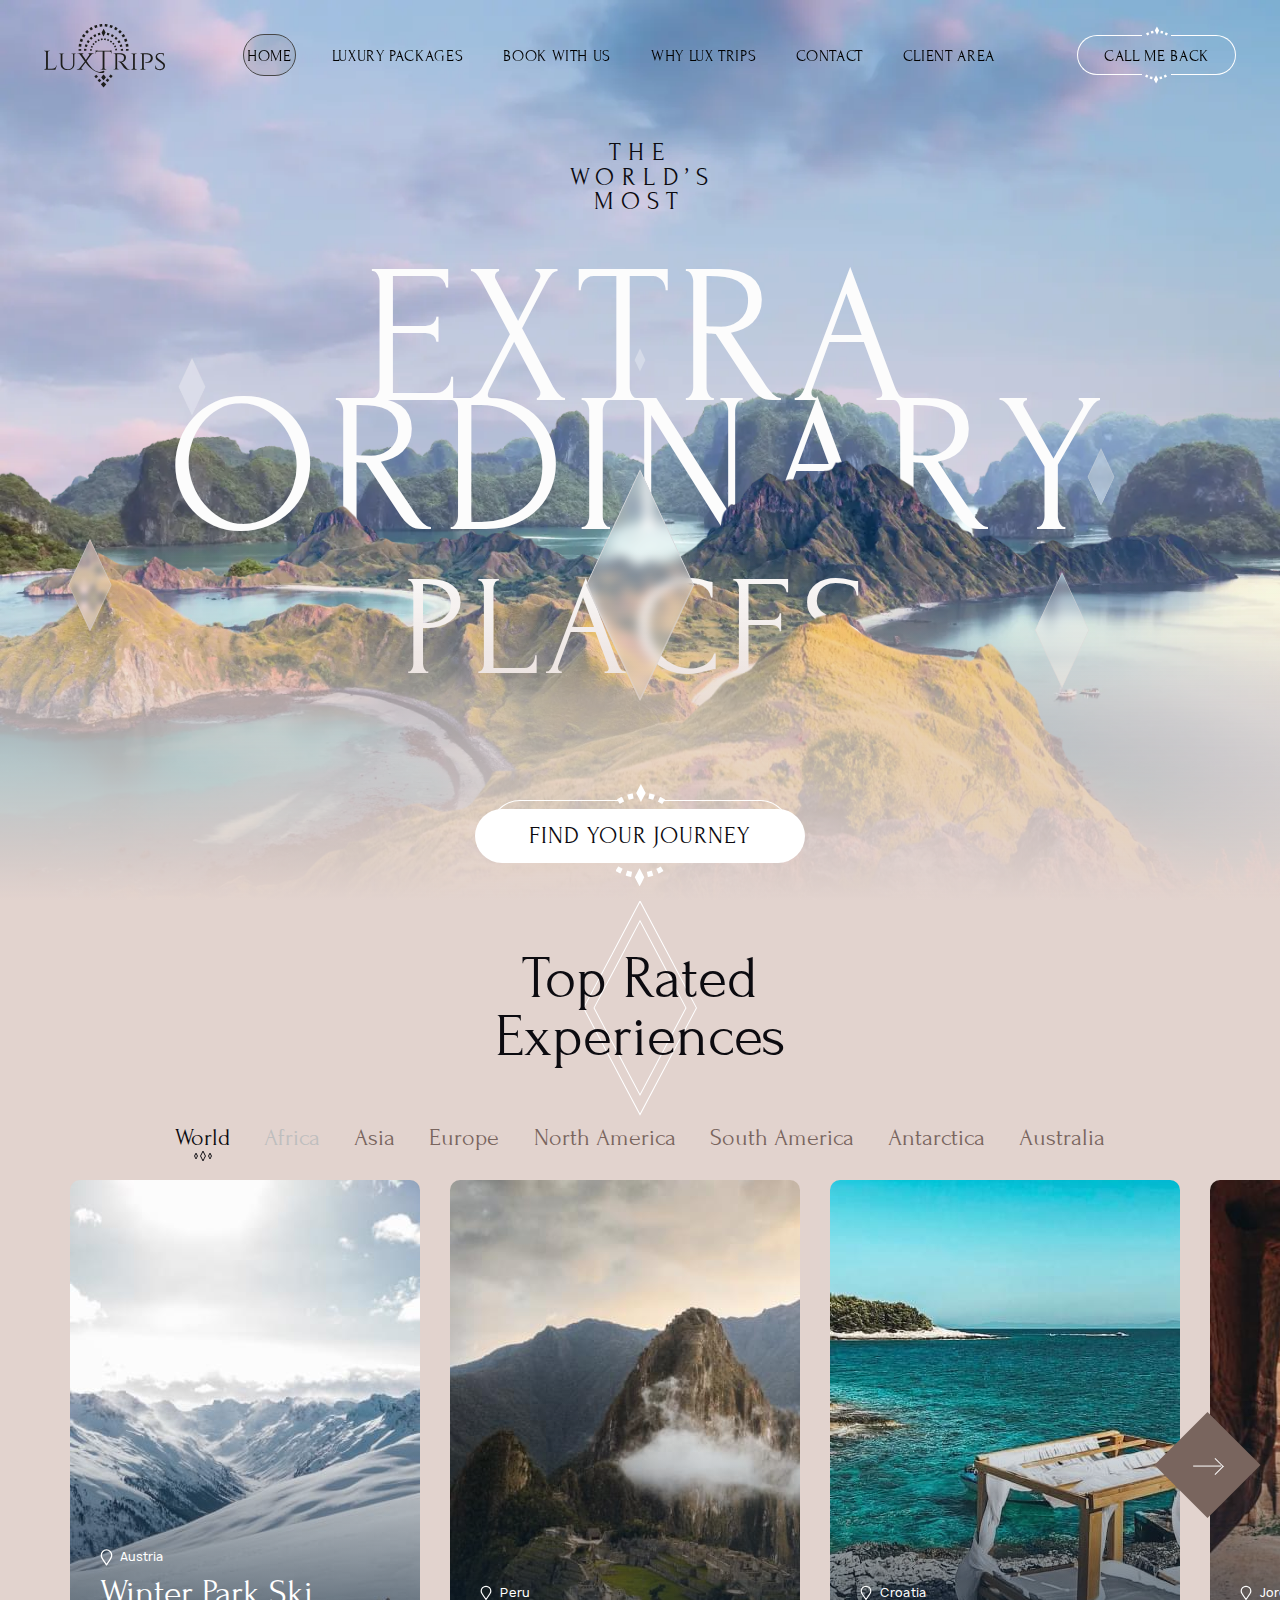
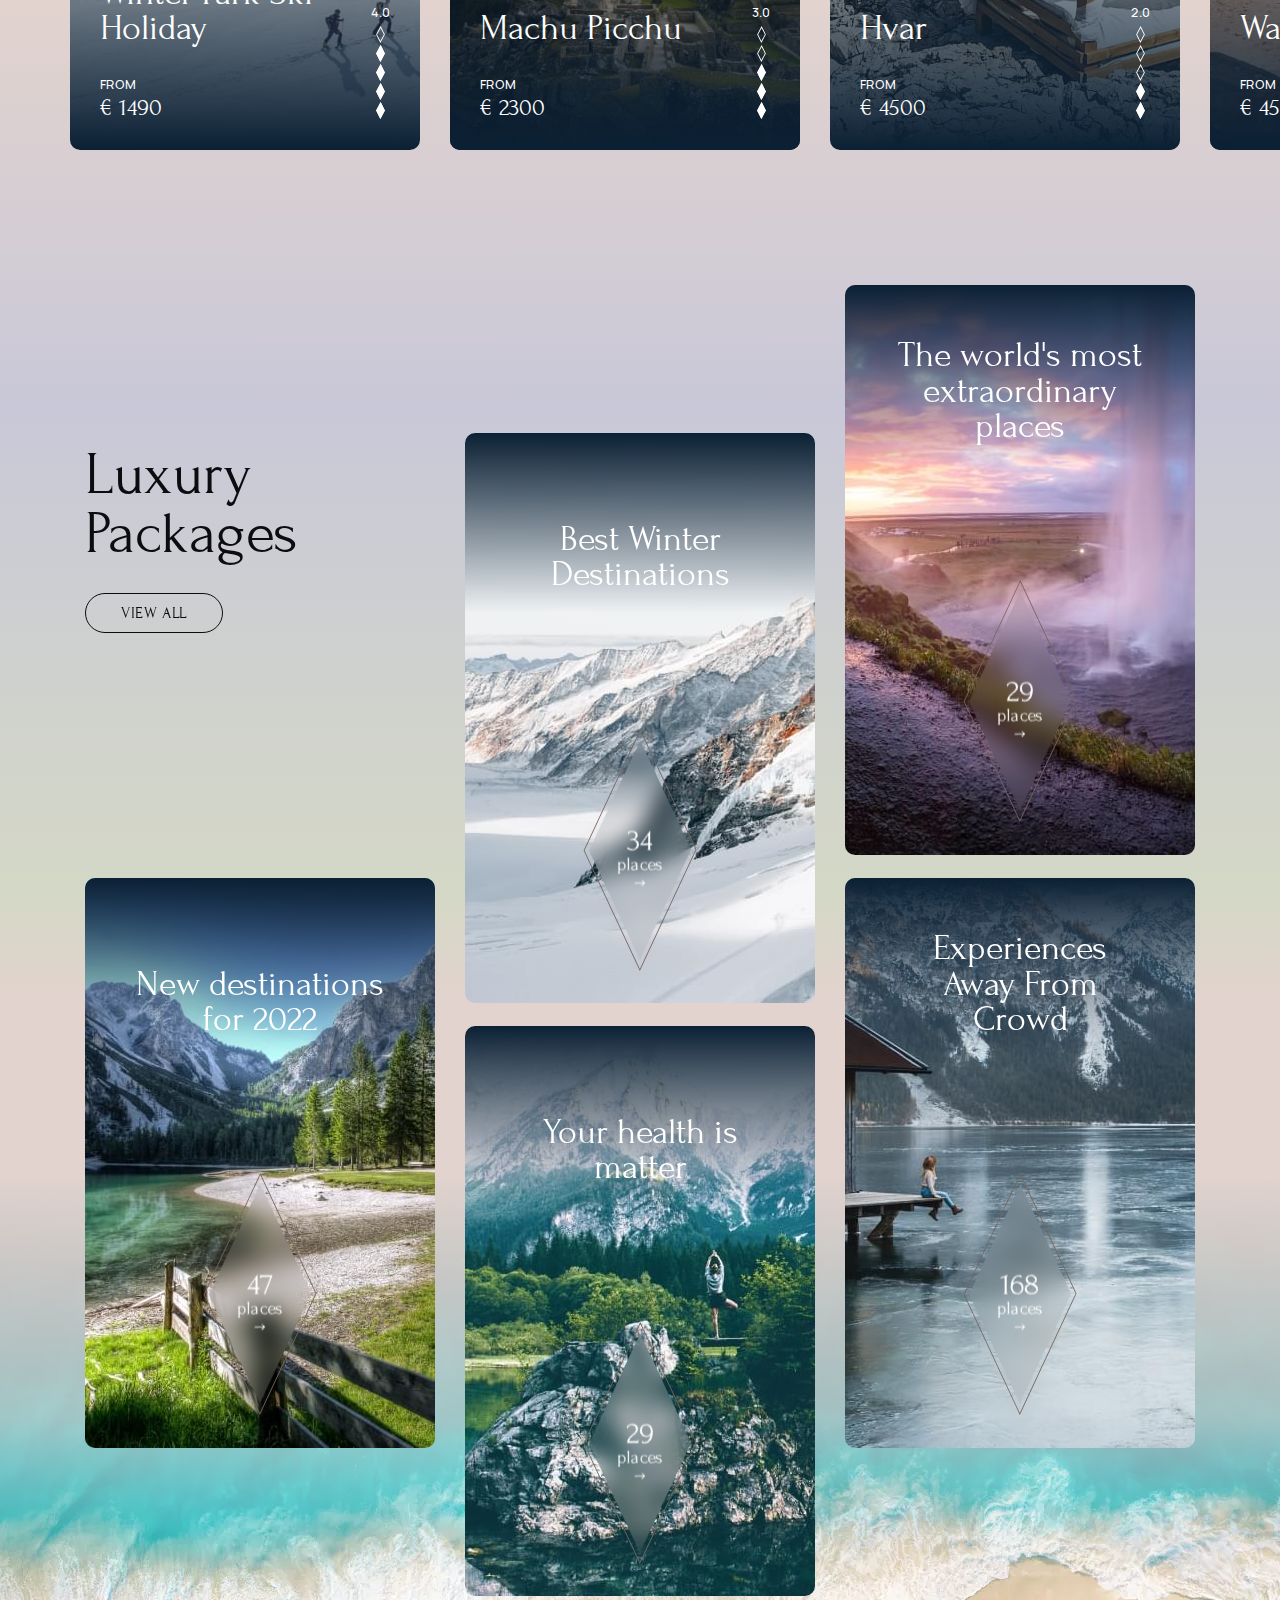
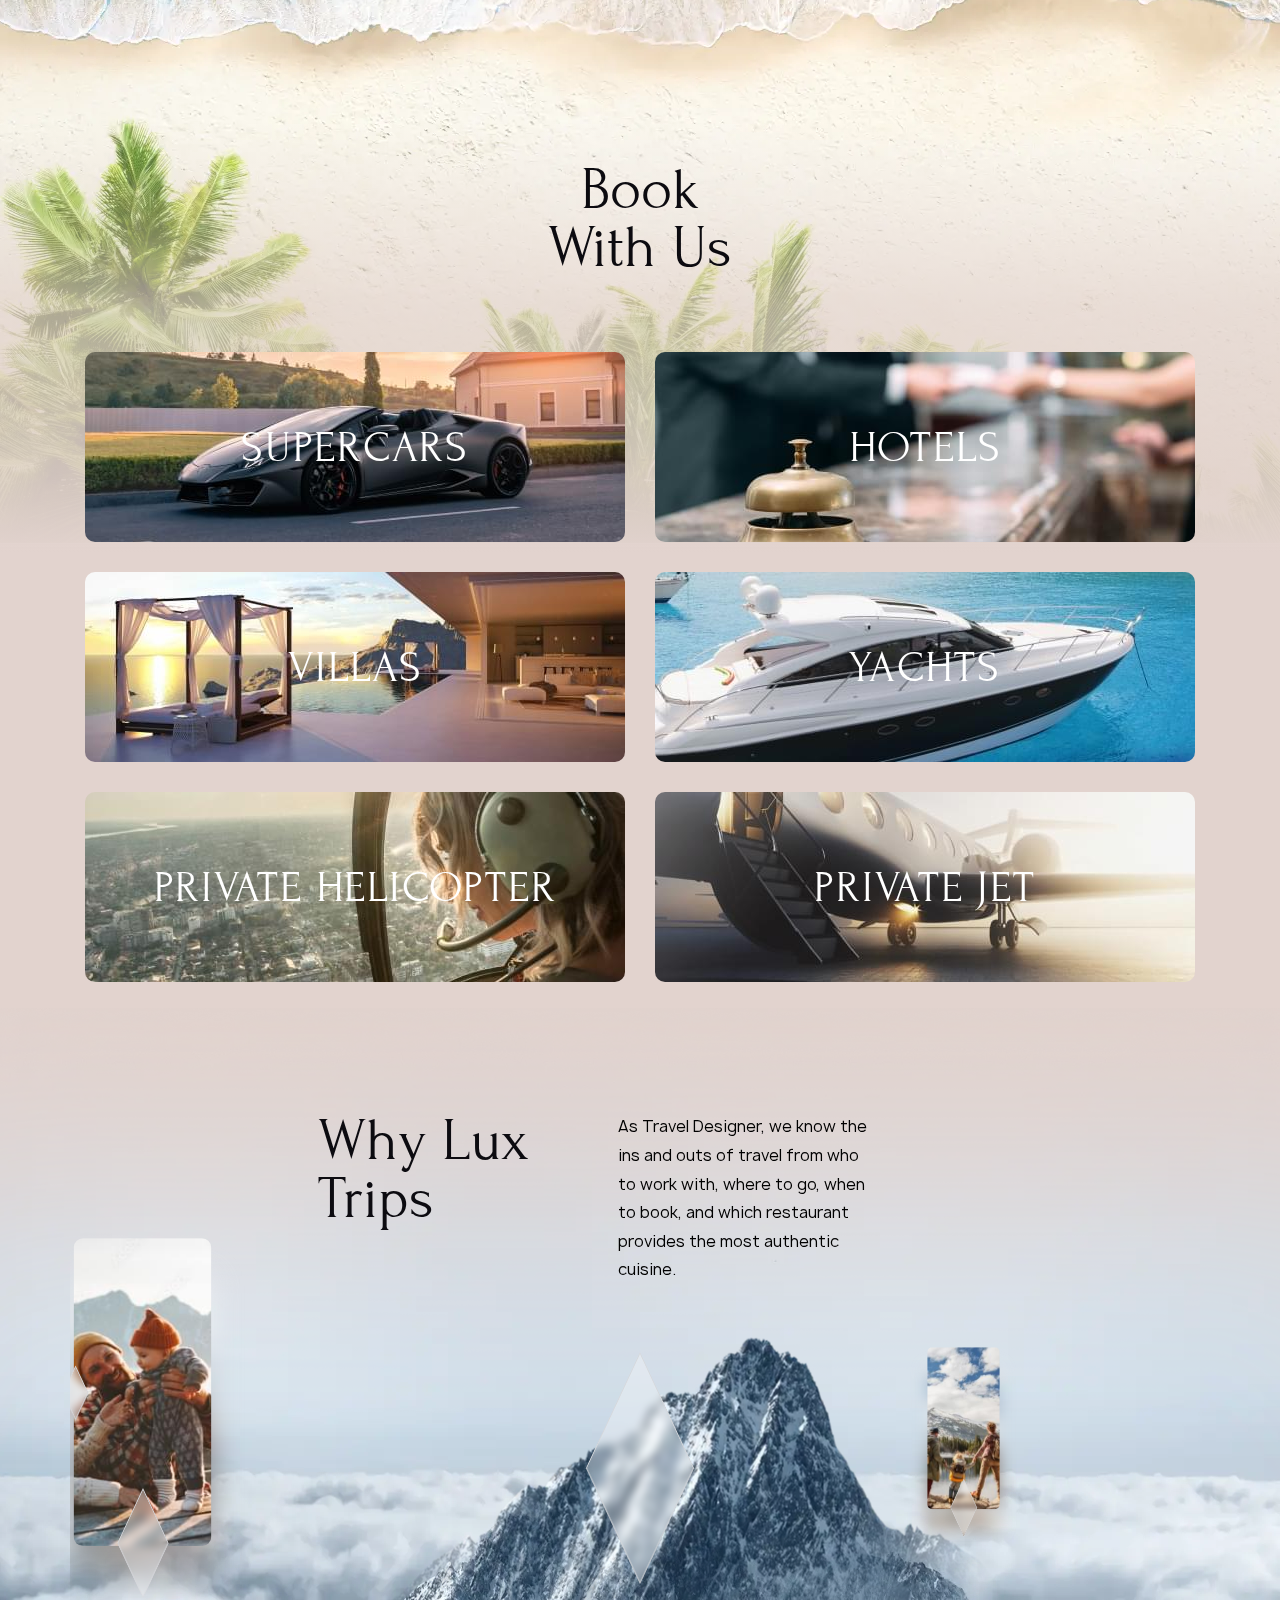
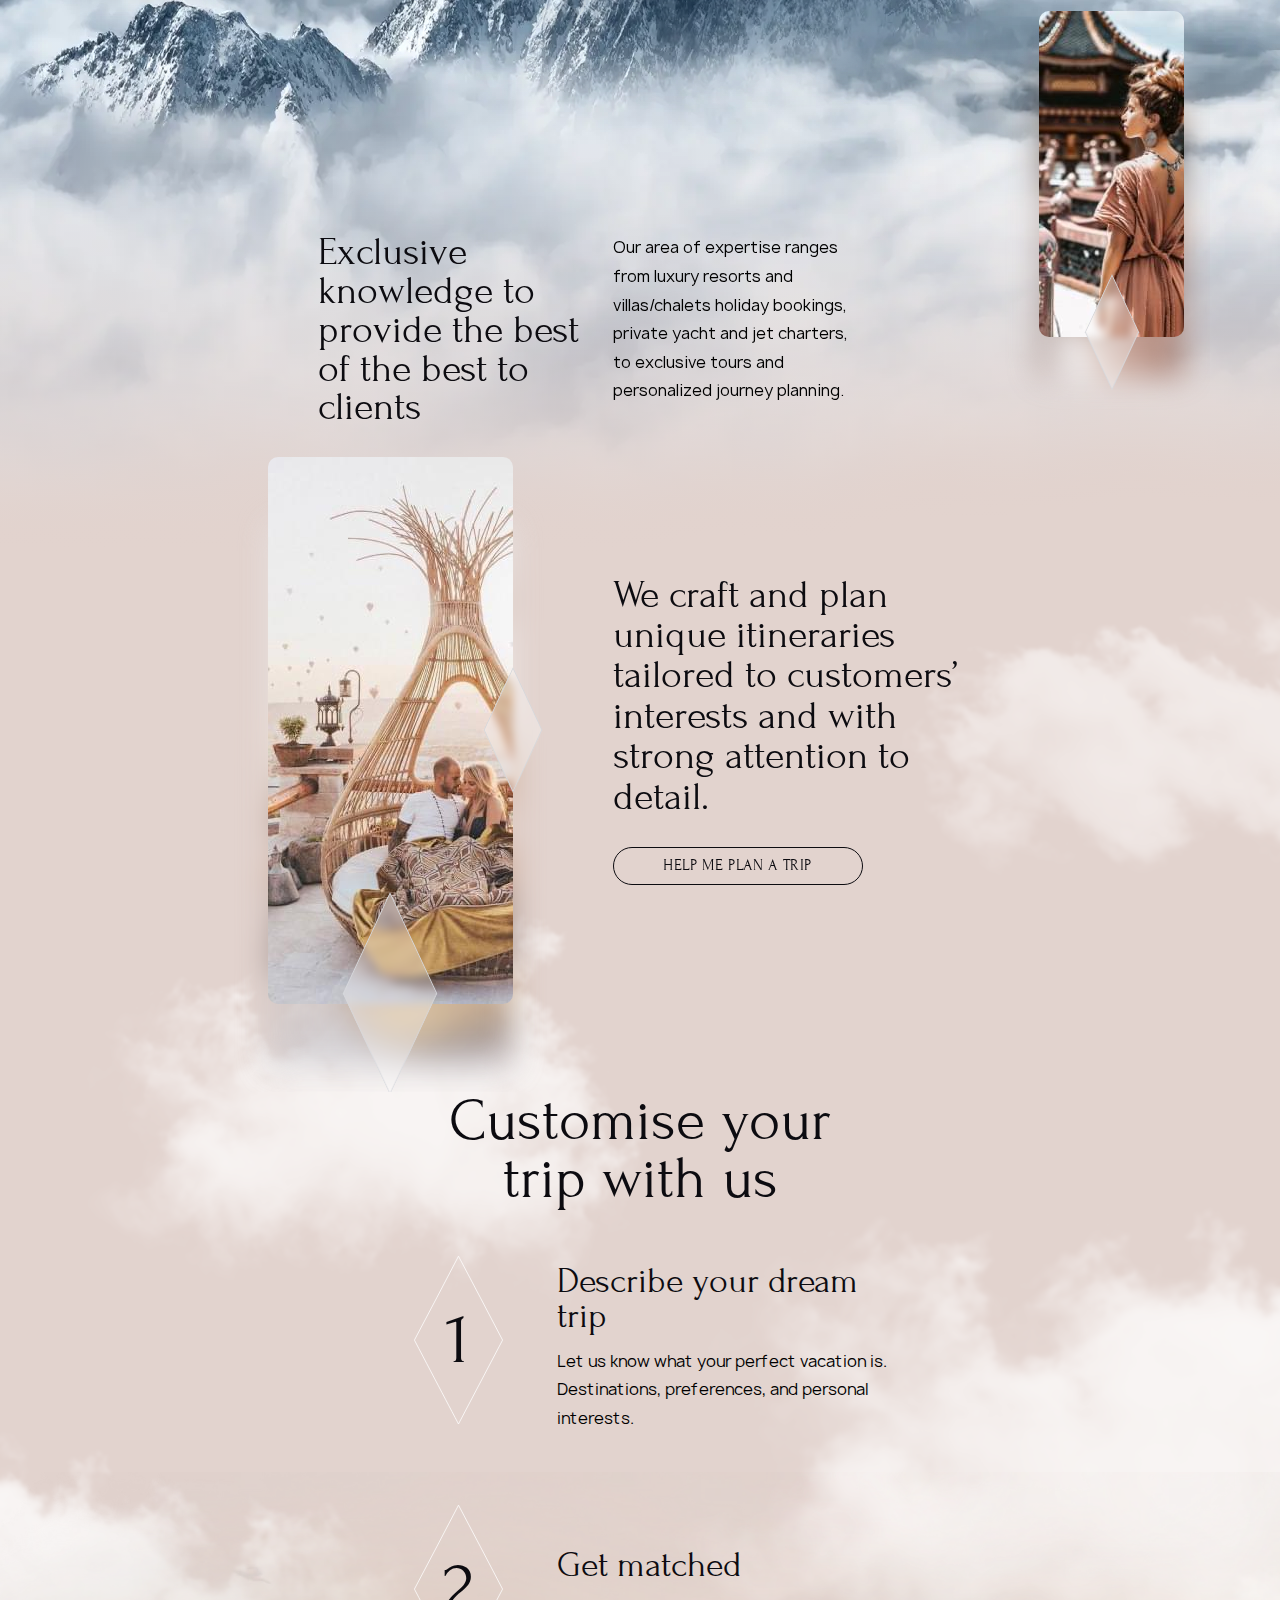
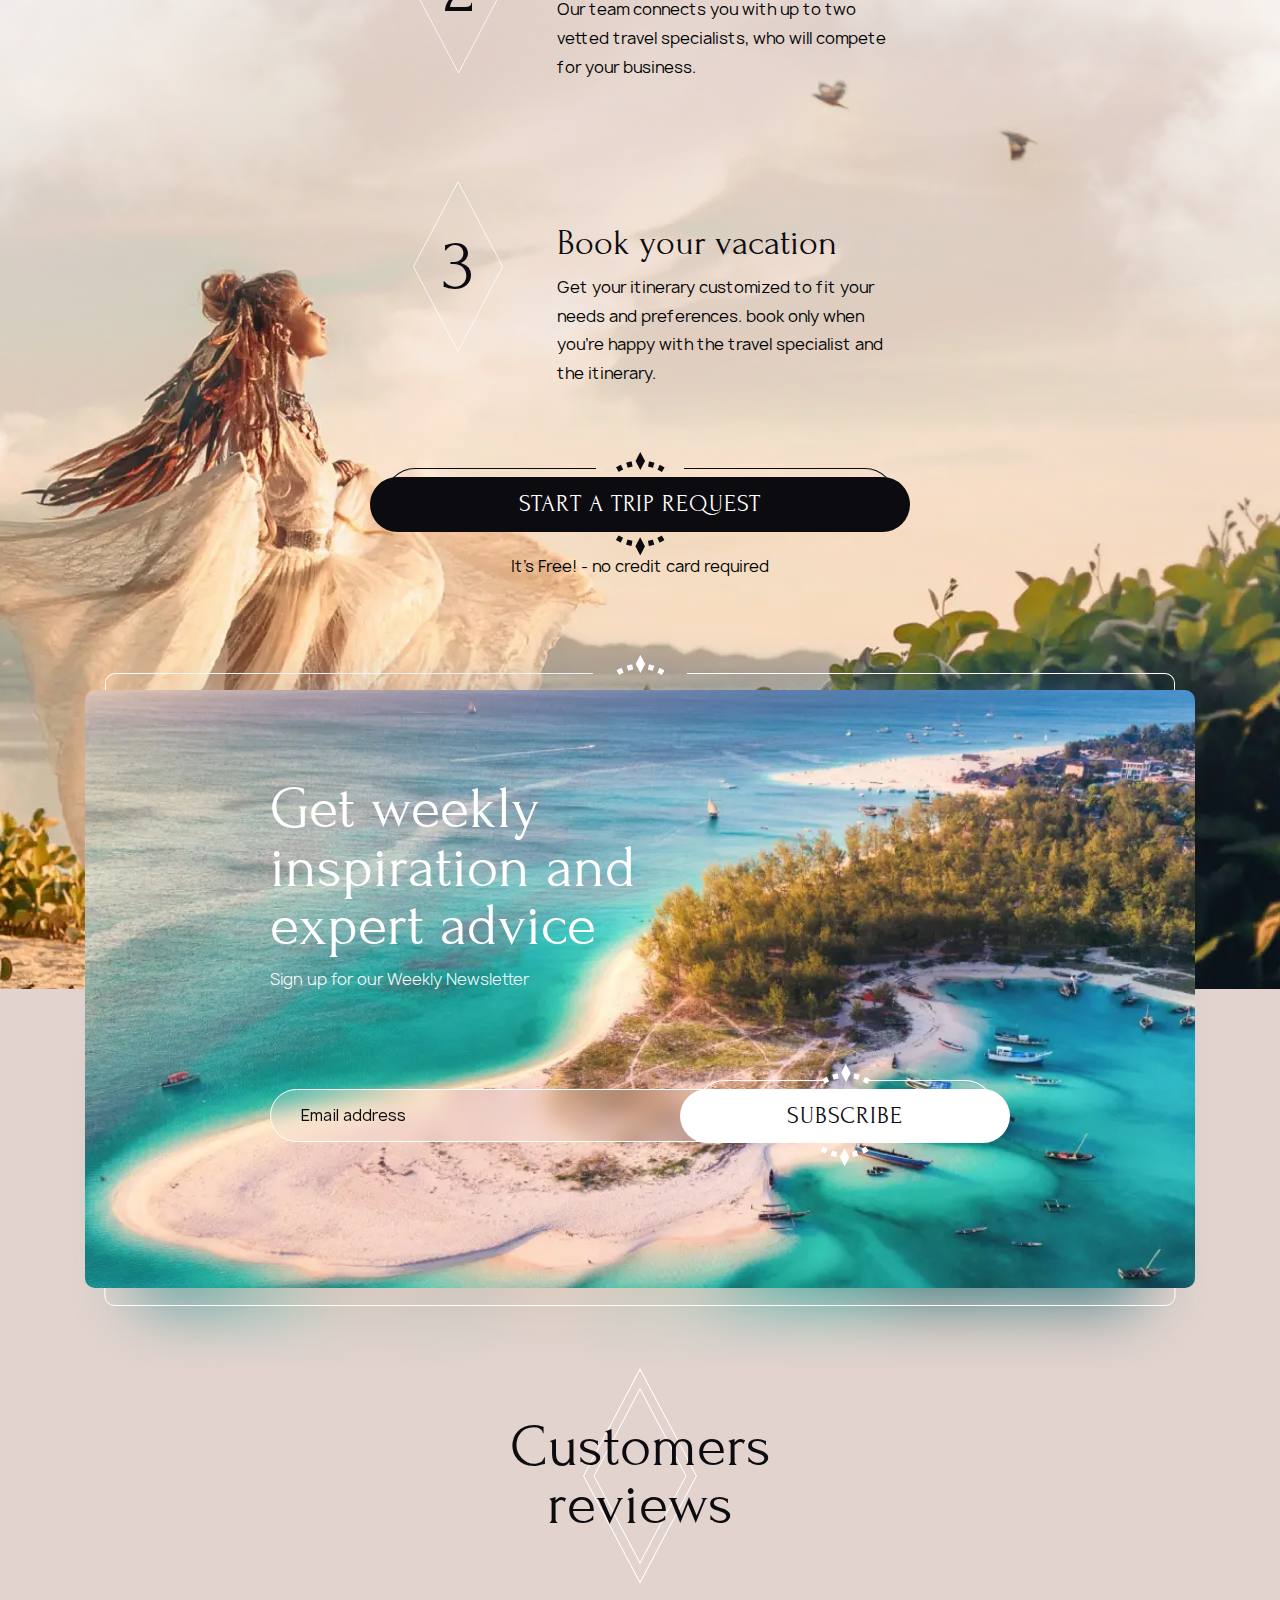
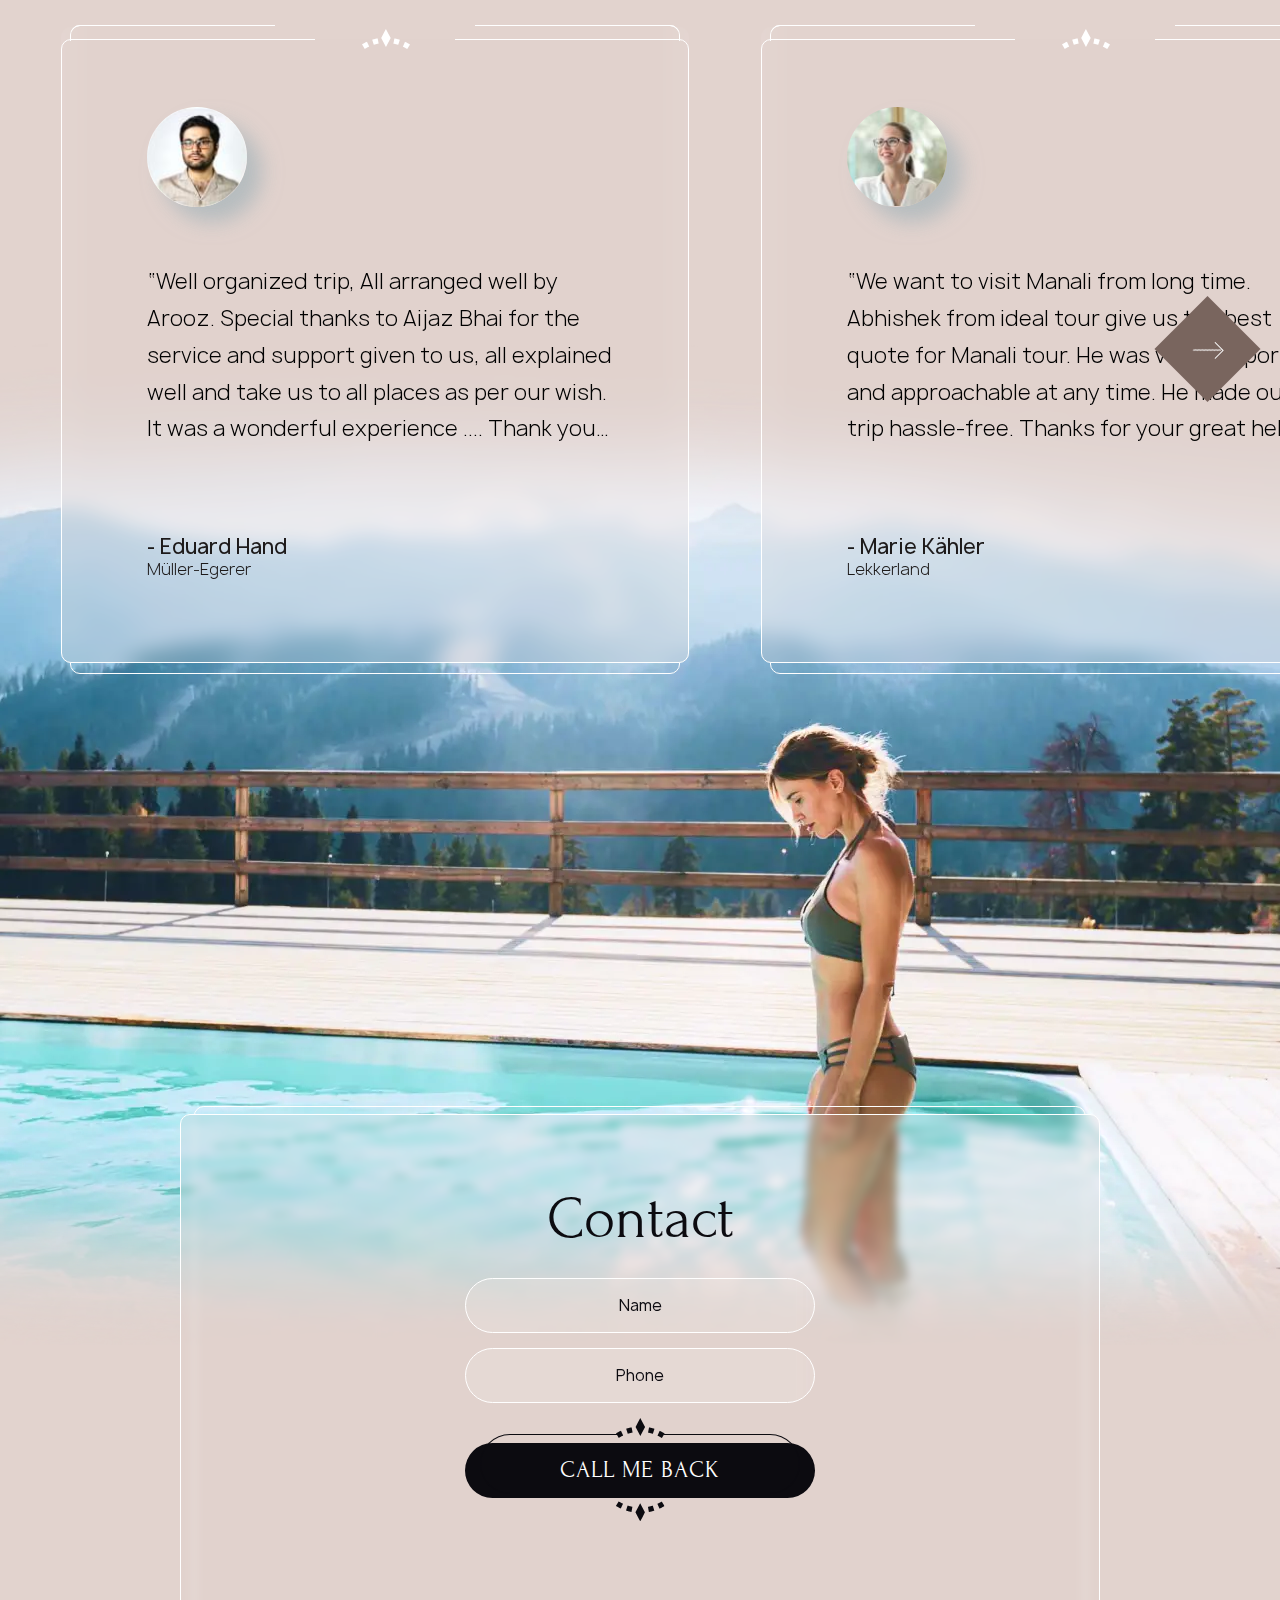
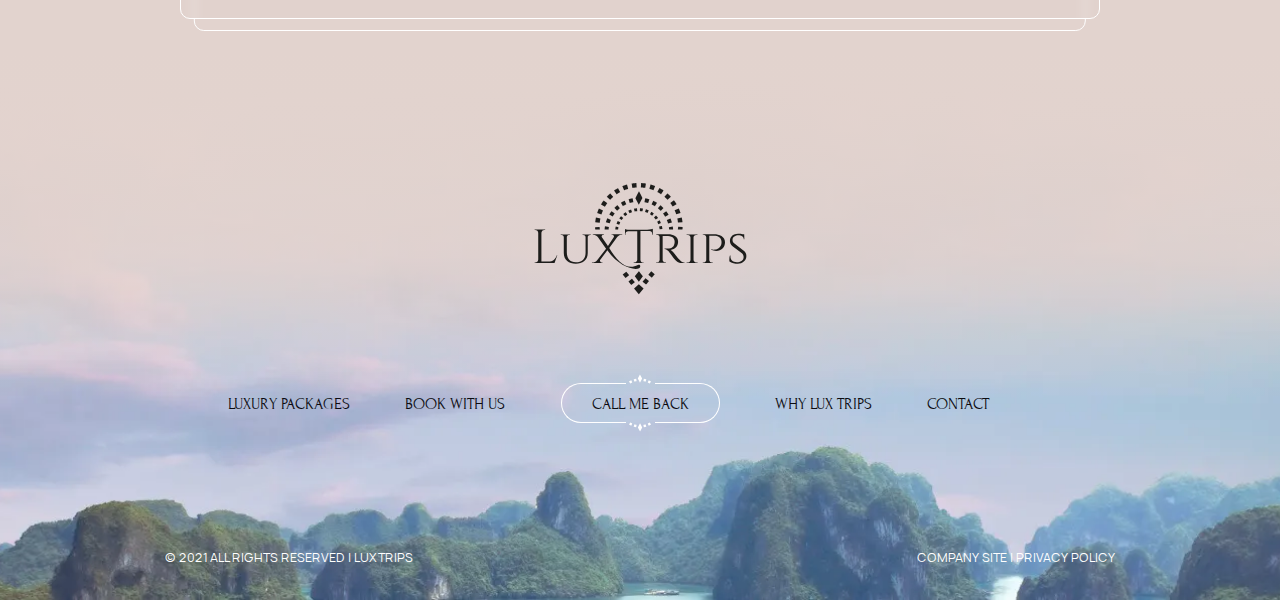
<file: index.html>
<!DOCTYPE html>
<html lang="en">
<head>
	<meta charset="UTF-8">
	<meta http-equiv="X-UA-Compatible" content="IE=edge">
	<meta name="viewport" content="width=device-width, initial-scale=1.0">
	<title>Lux Trips</title>
	<link rel="stylesheet" href="./styles/null.css">
	<link rel="stylesheet" href="./fonts/manrope/stylesheet.css">
	<link rel="stylesheet" href="./fonts/forum/stylesheet.css">
	<link rel="stylesheet" href="./styles/header-footer.css">
	<link rel="stylesheet" href="./styles/main-page.css">
	<script defer src="./js/header-footer.js"></script>
	<script defer src="./js/main-catalog.json"></script>
	<script defer src="./js/main-page.js"></script>
</head>
<body class="wrapper-a">
	<header class="header">
		<div class="nav" id="nav">
				<div class="call__btn call__btn-md">Call Me</div>
				<div class="main__logo">
						<a href="./index.html" class="main__logo-link"><img class="main__logo-img" src="./images/header-footer/logo.svg" alt="logo"></a>
				</div>
				<div class="nav__menu" id="nav__menu">
						<ul class="nav__list" id="nav__list">
								<li class="nav__item"><a href="../index.html">Home</a></li>
								<li class="nav__item">
										<a href="./pages/luxury-packages.html">Luxury packages</a>
								</li>
								<li class="nav__item">
										<a href="./pages/book.html">Book with us</a>
								</li>
								<li class="nav__item">
										<a href="./pages/why-lux-trips.html">Why Lux Trips</a>
								</li>
								<li class="nav__item">
										<a href="./pages/contact.html">Contact</a>
								</li>
								<li class="nav__item">
										<a href="./pages/client.html">Client Area</a>
								</li>
						</ul>
				</div>
				<div class="call__btn">
					<svg class="call__btn-top" width="22" height="10" viewBox="0 0 22 10" xmlns="http://www.w3.org/2000/svg">
							<path d="M10.9506 0.416992L9.85895 2.4859L8.80249 4.55481C9.55962 6.00745 10.2287 7.2664 10.977 8.69263L13.1516 4.55481L12.0335 2.4859L10.9506 0.416992Z"/>
									<path d="M21.9114 7.46877L21.8057 7.40714L21.7001 7.33671L21.5856 7.27508L21.48 7.20465L21.3655 7.14302L21.2599 7.0814L21.1542 7.01977L21.0398 6.95814L20.9253 6.89651L20.8197 6.84369L20.7052 6.78206L20.5908 6.72044L20.4851 6.65881L20.3707 6.60599L20.2562 6.54436L20.1418 6.49154L20.0273 6.43871L19.9129 6.38589L19.7984 6.32426L19.7368 6.29785L18.7244 8.50762L18.7684 8.52523L18.874 8.56925L18.9709 8.62207L19.0765 8.6749L19.1734 8.71892L19.2702 8.77174L19.3759 8.82456L19.4727 8.87738L19.5695 8.9214L19.6664 8.97423L19.772 9.03585L19.8689 9.08868L19.9657 9.1415L20.0626 9.19432L20.1594 9.24715L20.2562 9.30877L20.3531 9.3616L20.4499 9.41442L20.5468 9.47605L20.6436 9.53767L20.7316 9.5905L21.9994 7.52159L21.9114 7.46877Z"/>
									<path d="M17.1753 5.31201L17.0521 5.2768L16.9288 5.24158L16.8056 5.19756L16.6823 5.16235L16.559 5.13593L16.427 5.10072L16.3037 5.0655L16.1805 5.03029L16.0572 5.00388L15.9252 4.96866L15.8019 4.93345L15.6787 4.90703L15.5466 4.88062L15.4233 4.85421L15.2913 4.819L15.168 4.79258L15.036 4.77498L14.9127 4.74856L14.8423 4.73096L14.4021 7.1168L14.4549 7.12561L14.5694 7.15202L14.6838 7.16963L14.7895 7.19604L14.9039 7.22245L15.0184 7.24886L15.1328 7.27527L15.2385 7.30169L15.3529 7.31929L15.4674 7.35451L15.573 7.38092L15.6875 7.40733L15.8019 7.44255L15.9076 7.46896L16.0132 7.49537L16.1277 7.53059L16.2333 7.5658L16.3478 7.59221L16.4534 7.62743L16.5679 7.66264L16.6119 7.68025L17.3426 5.36484L17.2986 5.35603L17.1753 5.31201Z"/>
									<path d="M7.1213 4.72218L6.98925 4.74859L6.85719 4.77501L6.73393 4.79261L6.60187 4.81903L6.47862 4.85424L6.34656 4.88065L6.22331 4.90706L6.09125 4.93348L5.968 4.96869L5.84474 5.00391L5.72149 5.03032L5.58943 5.06553L5.46618 5.10075L5.34292 5.13596L5.21967 5.16238L5.09641 5.19759L4.97316 5.24161L4.8411 5.27683L4.72665 5.31204L4.67383 5.32965L5.40455 7.64507L5.43976 7.62746L5.55421 7.59224L5.65986 7.56583L5.76551 7.53062L5.87996 7.4954L5.99441 7.46899L6.10005 7.44258L6.2145 7.40736L6.32015 7.38095L6.4346 7.35454L6.54025 7.31932L6.6547 7.30172L6.76915 7.2753L6.8836 7.24889L6.98925 7.22248L7.1037 7.19607L7.21815 7.16966L7.3326 7.15205L7.44705 7.12564L7.55269 7.10803L7.61432 7.09923L7.17413 4.71338L7.1213 4.72218Z"/>
									<path d="M2.2176 6.27151L2.10315 6.32434L1.9887 6.38596L1.87425 6.43879L1.7598 6.49161L1.64535 6.54443L1.5309 6.60606L1.41645 6.65888L1.302 6.72051L1.19635 6.78214L1.0819 6.84377L0.967449 6.89659L0.861802 6.95822L0.747352 7.01984L0.641706 7.08147L0.527255 7.1431L0.421609 7.20472L0.307159 7.27515L0.201512 7.33678L0.095866 7.40721L-0.000976562 7.46004L1.27558 9.52895L1.35482 9.47612L1.45166 9.41449L1.5397 9.36167L1.63654 9.30885L1.73339 9.24722L1.83023 9.1944L1.93587 9.14157L2.03272 9.08875L2.12956 9.03593L2.2264 8.9743L2.32324 8.92148L2.42009 8.87746L2.52573 8.82464L2.62258 8.77181L2.71942 8.71899L2.82506 8.67497L2.92191 8.62215L3.02755 8.56932L3.1244 8.5253L3.23004 8.48128L3.28287 8.45487L2.27042 6.25391L2.2176 6.27151Z"/>
							</svg>
							<div class="call__btn-crawn">Call Me Back</div>
							<svg class="call__btn-bottom" width="22" height="10" viewBox="0 0 22 10" xmlns="http://www.w3.org/2000/svg">
									<path d="M10.9506 0.416992L9.85895 2.4859L8.80249 4.55481C9.55962 6.00745 10.2287 7.2664 10.977 8.69263L13.1516 4.55481L12.0335 2.4859L10.9506 0.416992Z"/>
									<path d="M21.9114 7.46877L21.8057 7.40714L21.7001 7.33671L21.5856 7.27508L21.48 7.20465L21.3655 7.14302L21.2599 7.0814L21.1542 7.01977L21.0398 6.95814L20.9253 6.89651L20.8197 6.84369L20.7052 6.78206L20.5908 6.72044L20.4851 6.65881L20.3707 6.60599L20.2562 6.54436L20.1418 6.49154L20.0273 6.43871L19.9129 6.38589L19.7984 6.32426L19.7368 6.29785L18.7244 8.50762L18.7684 8.52523L18.874 8.56925L18.9709 8.62207L19.0765 8.6749L19.1734 8.71892L19.2702 8.77174L19.3759 8.82456L19.4727 8.87738L19.5695 8.9214L19.6664 8.97423L19.772 9.03585L19.8689 9.08868L19.9657 9.1415L20.0626 9.19432L20.1594 9.24715L20.2562 9.30877L20.3531 9.3616L20.4499 9.41442L20.5468 9.47605L20.6436 9.53767L20.7316 9.5905L21.9994 7.52159L21.9114 7.46877Z"/>
									<path d="M17.1753 5.31201L17.0521 5.2768L16.9288 5.24158L16.8056 5.19756L16.6823 5.16235L16.559 5.13593L16.427 5.10072L16.3037 5.0655L16.1805 5.03029L16.0572 5.00388L15.9252 4.96866L15.8019 4.93345L15.6787 4.90703L15.5466 4.88062L15.4233 4.85421L15.2913 4.819L15.168 4.79258L15.036 4.77498L14.9127 4.74856L14.8423 4.73096L14.4021 7.1168L14.4549 7.12561L14.5694 7.15202L14.6838 7.16963L14.7895 7.19604L14.9039 7.22245L15.0184 7.24886L15.1328 7.27527L15.2385 7.30169L15.3529 7.31929L15.4674 7.35451L15.573 7.38092L15.6875 7.40733L15.8019 7.44255L15.9076 7.46896L16.0132 7.49537L16.1277 7.53059L16.2333 7.5658L16.3478 7.59221L16.4534 7.62743L16.5679 7.66264L16.6119 7.68025L17.3426 5.36484L17.2986 5.35603L17.1753 5.31201Z"/>
									<path d="M7.1213 4.72218L6.98925 4.74859L6.85719 4.77501L6.73393 4.79261L6.60187 4.81903L6.47862 4.85424L6.34656 4.88065L6.22331 4.90706L6.09125 4.93348L5.968 4.96869L5.84474 5.00391L5.72149 5.03032L5.58943 5.06553L5.46618 5.10075L5.34292 5.13596L5.21967 5.16238L5.09641 5.19759L4.97316 5.24161L4.8411 5.27683L4.72665 5.31204L4.67383 5.32965L5.40455 7.64507L5.43976 7.62746L5.55421 7.59224L5.65986 7.56583L5.76551 7.53062L5.87996 7.4954L5.99441 7.46899L6.10005 7.44258L6.2145 7.40736L6.32015 7.38095L6.4346 7.35454L6.54025 7.31932L6.6547 7.30172L6.76915 7.2753L6.8836 7.24889L6.98925 7.22248L7.1037 7.19607L7.21815 7.16966L7.3326 7.15205L7.44705 7.12564L7.55269 7.10803L7.61432 7.09923L7.17413 4.71338L7.1213 4.72218Z"/>
									<path d="M2.2176 6.27151L2.10315 6.32434L1.9887 6.38596L1.87425 6.43879L1.7598 6.49161L1.64535 6.54443L1.5309 6.60606L1.41645 6.65888L1.302 6.72051L1.19635 6.78214L1.0819 6.84377L0.967449 6.89659L0.861802 6.95822L0.747352 7.01984L0.641706 7.08147L0.527255 7.1431L0.421609 7.20472L0.307159 7.27515L0.201512 7.33678L0.095866 7.40721L-0.000976562 7.46004L1.27558 9.52895L1.35482 9.47612L1.45166 9.41449L1.5397 9.36167L1.63654 9.30885L1.73339 9.24722L1.83023 9.1944L1.93587 9.14157L2.03272 9.08875L2.12956 9.03593L2.2264 8.9743L2.32324 8.92148L2.42009 8.87746L2.52573 8.82464L2.62258 8.77181L2.71942 8.71899L2.82506 8.67497L2.92191 8.62215L3.02755 8.56932L3.1244 8.5253L3.23004 8.48128L3.28287 8.45487L2.27042 6.25391L2.2176 6.27151Z"/>
							</svg>
					</div>
					<div class="nav__burger" id="nav__burger">
							<div class="nav__burger-btn"></div>
					</div>
			</div>
	</header>
	<main class="content index">
		<section class="main-block">
			<div class="main-block__body">
				<div class="main-block__content container-a">
					<h1 class="main-block__content-title title_h1">
						<span class="main-block__content-sup-title title_h4">the world’s most</span>
						extra ordinary
					</h1>
					<h1 class="main-block__content-sub-title title_h2">Places</h1>
				</div>
				<div class="main-block__parallax">
					<div class="main-block__parallax-romb main-block__parallax-romb_01"></div>
					<div class="main-block__parallax-romb main-block__parallax-romb_02"></div>
					<div class="main-block__parallax-romb main-block__parallax-romb_03"></div>
					<div class="main-block__parallax-main"></div>
					<div class="main-block__parallax-tailand"></div>
					<div class="main-block__parallax-lackes"></div>
					<div class="main-block__parallax-mountain"></div>
					<div class="main-block__parallax-cloud1"></div>
					<div class="main-block__parallax-cloud2"></div>
				</div>
			</div>
		</section>
		<div class="content-block">
			<div class="main-form">
				<div class="main-form__container container-a">
					<button class="main-form__btn btn__decor btn__decor_w"><span>find your journey</span></button>
					<div class="main-form__form-wrapper">
						<form action="#" class="main-form__form">
						<label class="main-form__label" for="Destination">
							<span class="main-form__label-text main-form__label-text_01">Destination</span>
							<input class="main-form__label-input" id="Destination" name="place" type="text" minlength="2" maxlength="30" placeholder="Where are you going?" required>
						</label>
						<label class="main-form__label" for="travel-type">
							<span class="main-form__label-text main-form__label-text_02">Travel type</span>
							<select class="main-form__label-select" name="travel-type" id="travel-type">
								<option value="1Adventure Travel" selected>1 Adventure Travel</option>
								<option value="2Adventure Travel">2 Adventure Travel</option>
								<option value="3Adventure Travel">3 Adventure Travel</option>
								<option value="4Adventure Travel">4 Adventure Travel</option>
							</select>
						</label>
						<label class="main-form__label" for="date">
							<span class="main-form__label-text main-form__label-text_03">When</span>
							<input class="main-form__label-input" name="date" id="date" type="date" required>
						</label>
						<label class="main-form__label" for="Travellers">
							<span class="main-form__label-text main-form__label-text_04">Travellers</span>
							<select class="main-form__label-select" name="Travellers" id="Travellers">
								<option value="1" selected>1 Person</option>
								<option value="2">2 Persons</option>
								<option value="3">3 Persons</option>
								<option value="4">4 Persons</option>
							</select>
						</label>
						<button class="main-form__form-btn" type="button"><span>Find</span></button>
					</form>
					</div>
				</div>
			</div>
			<section class="main-slider">
				<div class="main-slider__container container-a">
					<h2 class="main-slider__title title_h3">Top Rated Experiences</h2>
					<div class="main-slider__filter">
						<label for="f01" class="main-slider__filter-btn add-active">
							World
							<input id="f01" type="radio" name="filter" value="all" checked>
						</label>
						<label for="f02" class="main-slider__filter-btn add-active">
							Africa
							<input id="f02" type="radio" name="filter" value="africa" disabled>
						</label>
						<label for="f03" class="main-slider__filter-btn add-active">
							Asia
							<input id="f03" type="radio" name="filter" value="asia">
						</label>
						<label for="f04" class="main-slider__filter-btn add-active">
							Europe
							<input id="f04" type="radio" name="filter" value="Europe">
						</label>
						<label for="f05" class="main-slider__filter-btn add-active">
							North America
							<input id="f05" type="radio" name="filter" value="North America">
						</label>
						<label for="f06" class="main-slider__filter-btn add-active">
							South America
							<input id="f06" type="radio" name="filter" value="South America">
						</label>
						<label for="f07" class="main-slider__filter-btn add-active">
							Antarctica
							<input id="f07" type="radio" name="filter" value="Antarctica">
						</label>
						<label for="f08" class="main-slider__filter-btn add-active">
							Australia
							<input id="f08" type="radio" name="filter" value="Australia">
						</label>
					</div>
				</div>
				<div class="main-slider__slider slider">
						<div class="main-slider__slider-container slider-container">
							<button class="main-slider__slider-btn prev btn_1 slider-prev hidden" type="button"></button>
							<button class="main-slider__slider-btn next btn_1 slider-next" type="button"></button>
							<div class="main-slider__slider-track slider-track"></div>
						</div>
					</div>
			</section>

			<div class="content-block__sub-block">
				<div class="content-block__bg-beach"></div>

				<section class="luxary">
					<div class="luxary__container container-a">
						<div class="luxary__content">
						<div class="luxary__item-title">
							<div class="luxary__title-wrapper">
								<h2 class="luxary__title title_h3">Luxury Packages</h2>
								<a href="./pages/luxury-packages.html" class="luxary__link text_h4">view all</a>
							</div>
						</div>

						<div class="luxary__item trip-link">
							<img src="images/main-page/catalog/luxary01.jpg" alt="luxary link" width="350" height="570">
							<div class="trip-link__content">
								<div class="trip-link__title title_h5">Best Winter Destinations</div>
							</div>
							<a href="" class="trip-link__link">
								<span class="trip-link__link-wrapper">
									<span>
										<output>34</output>
										<b>places</b>
									</span>
								</span>
							</a>
						</div>

						<div class="luxary__item trip-link">
							<img src="images/main-page/catalog/luxary02.jpg" alt="luxary link" width="350" height="570">
							<div class="trip-link__content">
								<div class="trip-link__title title_h5">The world's most extraordinary places</div>
							</div>
							<a href="" class="trip-link__link">
								<span class="trip-link__link-wrapper">
									<span>
										<output>29</output>
										<b>places</b>
									</span>
								</span>
							</a>
						</div>

						<div class="luxary__item trip-link">
							<img src="images/main-page/catalog/luxary03.jpg" alt="luxary link" width="350" height="570">
							<div class="trip-link__content">
								<div class="trip-link__title title_h5">New destinations for 2022</div>
							</div>
							<a href="" class="trip-link__link">
								<span class="trip-link__link-wrapper">
									<span>
										<output>47</output>
										<b>places</b>
									</span>
								</span>
							</a>
						</div>

						<div class="luxary__item trip-link">
							<img src="images/main-page/catalog/luxary04.jpg" alt="luxary link" width="350" height="570">
							<div class="trip-link__content">
								<div class="trip-link__title title_h5">Your health is matter</div>
							</div>
							<a href="" class="trip-link__link">
								<span class="trip-link__link-wrapper">
									<span>
										<output>29</output>
										<b>places</b>
									</span>
								</span>
							</a>
						</div>

						<div class="luxary__item trip-link">
							<img src="images/main-page/catalog/luxary05.jpg" alt="luxary link" width="350" height="570">
							<div class="trip-link__content">
								<div class="trip-link__title title_h5">Experiences Away From Crowd</div>
							</div>
							<a href="" class="trip-link__link">
								<span class="trip-link__link-wrapper">
									<span>
										<output>168</output>
										<b>places</b>
									</span>
								</span>
							</a>
						</div>
						</div>
						
					</div>
				</section>

				<section class="book">
					<div class="book__container container-a">
						<h2 class="book__title title_h3">Book With Us</h2>
						<div class="book__block">
							<a href="./pages/forms-car.html" class="book__link"><img src="images/main-page/book/book01.jpg" alt="booking" width="540" height="190"><span class="book__link-title title_h6">Supercars</span></a>
							<a href="./pages/forms-villa.html" class="book__link"><img src="images/main-page/book/book02.jpg" alt="booking" width="540" height="190"><span class="book__link-title title_h6">Villas</span></a>
							<a href="./pages/forms-helicopter.html" class="book__link"><img src="images/main-page/book/book03.jpg" alt="booking" width="540" height="190"><span class="book__link-title title_h6">Private Helicopter</span></a>
							<a href="./pages/forms-hotel.html" class="book__link"><img src="images/main-page/book/book04.jpg" alt="booking" width="540" height="190"><span class="book__link-title title_h6">Hotels</span></a>
							<a href="./pages/forms-yachts.html" class="book__link"><img src="images/main-page/book/book05.jpg" alt="booking" width="540" height="190"><span class="book__link-title title_h6">Yachts</span></a>
							<a href="./pages/forms-jet.html" class="book__link"><img src="images/main-page/book/book06.jpg" alt="booking" width="540" height="190"><span class="book__link-title title_h6">Private Jet</span></a>
						</div>
					</div>
				</section>
			</div>

			<div class="content-block__sub-block01">
				<div class="content-block__cloud01"></div>
				<div class="content-block__cloud02"></div>
				<div class="content-block__cloud03"></div>
				<div class="content-block__cloud04"></div>
				<div class="content-block__cloud05"></div>
				<section class="why">
					<div class="why__parallax">
						<div class="why__parallax-container container-a">
							<div class="why__parallax-pic"></div>
							<div class="why__parallax-icon why__parallax-icon_01">
								<div class="why__parallax-icon-wrapper">
									<img src="images/main-page/why01.jpg" alt="why lux" width="145" height="325">
								</div>
								<img class="why__parallax-blur" src="images/main-page/why01.jpg" alt="why lux" width="145" height="325">
							</div>
							<div class="why__parallax-icon why__parallax-icon_02">
								<div class="why__parallax-icon-wrapper">
									<img src="images/main-page/why02.jpg" alt="why lux" width="145" height="325">
								</div>
								<img class="why__parallax-blur" src="images/main-page/why02.jpg" alt="why lux" width="145" height="325">
							</div>
							<div class="why__parallax-icon why__parallax-icon_03">
								<div class="why__parallax-icon-wrapper">
									<img src="images/main-page/why03.jpg" alt="why lux" width="145" height="325">
								</div>
								<img class="why__parallax-blur" src="images/main-page/why03.jpg" alt="why lux" width="145" height="325">
							</div>
						</div>
					</div>
					<div class="why__body">
						<div class="why__container container-a">
							<div class="why__title">
								<h2 class="why__title-title title_h3">Why Lux Trips</h2>
								<p class="why__title-text text_h5">As Travel Designer, we know the ins and outs of travel from who to work with, where to go, when to book, and which restaurant provides the most authentic cuisine. </p>
							</div>
							<div class="why__content">
								<div class="why__content-text01 text_h6">Exclusive knowledge to provide the best of the best to clients</div>
								<div class="why__content-text02 text_h5">Our area of expertise ranges from luxury resorts and villas/chalets holiday bookings, private yacht and jet charters, to exclusive tours and personalized journey planning. </div>
								<div class="why__content-pic">
									<div class="why__parallax-icon-wrapper">
										<img src="images/main-page/why04.jpg" alt="why lux" width="245" height="545">
									</div>
									<img class="why__parallax-blur" src="images/main-page/why04.jpg" alt="why lux" width="145" height="325">
								</div>
								<div class="why__content-text03 text_h7">We craft and plan unique itineraries tailored to customers’ interests and with strong attention to detail.</div>
								<a href="./pages/why-lux-trips.html" class="why__content-link title_h7">help me plan a trip</a>
							</div>
						</div>
					</div>
				</section>

				<section class="customise">
					<div class="customise__container container-a">
						<div class="customise__block">
							<h2 class="customise__title title_h3">Customise your trip with us</h2>
							<div class="customise__item">
								<div class="customise__item-romb">1</div>
								<div class="customise__item-title">Describe your dream trip</div>
								<p class="customise__item-text text_h5">Let us know what your perfect vacation is. Destinations, preferences, and personal interests.</p>
							</div>
							<div class="customise__item">
								<div class="customise__item-romb">2</div>
								<div class="customise__item-title">Get matched</div>
								<p class="customise__item-text text_h5">Our team connects you with up to two vetted travel specialists, who will compete for your business.</p>
							</div>
							<div class="customise__item">
								<div class="customise__item-romb">3</div>
								<div class="customise__item-title">Book your vacation</div>
								<p class="customise__item-text text_h5">Get your itinerary customized to fit your needs and preferences. book only when you’re happy with the travel specialist and the itinerary.</p>
							</div>
							<div class="customise__link">
								<a href="./pages/customise.html" class="customise__link-link btn__decor btn__decor_b"><span>Start a trip request</span></a>
								<div class="customise__link-text text_h5">It’s Free! - no credit card required</div>
							</div>
						</div>
						<div class="customise__form">
							<img src="images/main-page/form-img.webp" alt="form-img" width="1110" height="565" class="customise__form-blur">
							<div class="customise__form-wrapper">
								<h3 class="customise__form-title title_h3">Get weekly inspiration and expert advice</h3>
								<p class="customise__form-text">Sign up for our Weekly Newsletter</p>
								<form action="#" class="customise__form-form">
									<label for="subscribe" class="customise__form-label">
										<input type="email" id="subscribe" name="subscriber" placeholder="Email address" required>
									</label>
									<button class="customise__form-btn btn__decor btn__decor_w" type="submit"><span>Subscribe</span></button>
								</form>
							</div>
						</div>
					</div>
				</section>
			</div>

			<section class="reviews">
				<div class="reviews__container">
					<h2 class="reviews__title main-slider__title title_h3">Customers reviews</h2>
					<div class="reviews__slider slider slider-2">
						<div class="reviews__slider-container slider-container">
							<button class="main-slider__slider-btn prev btn_1 slider-prev hidden" type="button"></button>
							<button class="main-slider__slider-btn next btn_1 slider-next" type="button"></button>
							<div class="reviews__slider-track slider-track">

								<div class="reviews__slider-item slider-item">
									<fieldset class="review">
										<legend class="review__legend"></legend>
										<fieldset class="review__wrapper">
											<legend class="review__wrapper-legend"></legend>
											<div class="review__wrapper-img"><img src="images/main-page/customer01.jpg" alt="customer" width="100" height="100"></div>
											<p class="review__wrapper-text text_h1">“Well organized trip, All arranged well by Arooz. Special thanks to Aijaz Bhai for the service and support given to us, all explained well and take us to all places as per our wish. It was a wonderful experience .... Thank you team”</p>
											<div class="review__wrapper-wrapper">
												<div class="review__wrapper-name">- Eduard Hand</div>
												<div class="review__wrapper-place">Müller-Egerer</div>
											</div>
										</fieldset>
									</fieldset>
								</div>

								<div class="reviews__slider-item slider-item">
									<fieldset class="review">
										<legend class="review__legend"></legend>
										<fieldset class="review__wrapper">
											<legend class="review__wrapper-legend"></legend>
											<div class="review__wrapper-img"><img src="images/main-page/customer02.jpg" alt="customer" width="100" height="100"></div>
											<p class="review__wrapper-text text_h1">“We want to visit Manali from long time. Abhishek from ideal tour give us the best quote for Manali tour. He was very supportive and approachable at any time. He made our trip hassle-free. Thanks for your great help Abhishek...Ideal Tour..!!!”</p>
											<div class="review__wrapper-wrapper">
												<div class="review__wrapper-name">- Marie Kähler</div>
												<div class="review__wrapper-place">Lekkerland</div>
											</div>
										</fieldset>
									</fieldset>
								</div>

								<div class="reviews__slider-item slider-item">
									<fieldset class="review">
										<legend class="review__legend"></legend>
										<fieldset class="review__wrapper">
											<legend class="review__wrapper-legend"></legend>
											<div class="review__wrapper-img"><img src="images/main-page/customer01.jpg" alt="customer" width="100" height="100"></div>
											<p class="review__wrapper-text text_h1">“Well organized trip, All arranged well by Arooz. Special thanks to Aijaz Bhai for the service and support given to us, all explained well and take us to all places as per our wish. It was a wonderful experience .... Thank you team”</p>
											<div class="review__wrapper-wrapper">
												<div class="review__wrapper-name">- Eduard Hand</div>
												<div class="review__wrapper-place">Müller-Egerer</div>
											</div>
										</fieldset>
									</fieldset>
								</div>

								<div class="reviews__slider-item slider-item">
									<fieldset class="review">
										<legend class="review__legend"></legend>
										<fieldset class="review__wrapper">
											<legend class="review__wrapper-legend"></legend>
											<div class="review__wrapper-img"><img src="images/main-page/customer02.jpg" alt="customer" width="100" height="100"></div>
											<p class="review__wrapper-text text_h1">“We want to visit Manali from long time. Abhishek from ideal tour give us the best quote for Manali tour. He was very supportive and approachable at any time. He made our trip hassle-free. Thanks for your great help Abhishek...Ideal Tour..!!!”</p>
											<div class="review__wrapper-wrapper">
												<div class="review__wrapper-name">- Marie Kähler</div>
												<div class="review__wrapper-place">Lekkerland</div>
											</div>
										</fieldset>
									</fieldset>
								</div>

							</div>
						</div>
					</div>
				</div>
				<div class="reviews__contact-container container-a">
					<div class="reviews__contact">
						<form action="#" class="reviews__contact-form">
							<h4 class="reviews__contact-title title_h3">Contact</h4>
							<label for="name" class="reviews__contact-input">
								<input id="name" type="text" name="user-name" required placeholder="Name">
							</label>
							<label for="email" class="reviews__contact-input">
								<input id="email" type="tel" name="user-phone" required placeholder="Phone">
							</label>
							<div class="reviews__contact-btn">
								<button class="btn__decor btn__decor_b" type="submit"><span>Call me back</span></button>
							</div>
						</form>
					</div>
				</div>
			</section>
		</div>
	</main>
	<footer class="footer">
		<div class="footer__wrapper">
			<div class="footer__top">
				<div class="main__logo">
						<a href="./index.html" class="main__logo-link"><img class="main__logo-footer" src="images/header-footer/logo.svg" alt="logo"></a>
				</div>
				</div>
				<div class="footer__middle">
					<ul class="footer__middle-list footer__middle-first">
						<li class="footer__middle-item"><a href="./pages/luxury-packages.html">Luxury packages</a></li>
						<li class="footer__middle-item"><a href="./pages/book.html">Book with us</a></li>
					</ul>
					<div class="call__btn call__btn-footer">
					<svg class="call__btn-top" width="22" height="10" viewBox="0 0 22 10" xmlns="http://www.w3.org/2000/svg">
							<path d="M10.9506 0.416992L9.85895 2.4859L8.80249 4.55481C9.55962 6.00745 10.2287 7.2664 10.977 8.69263L13.1516 4.55481L12.0335 2.4859L10.9506 0.416992Z"/>
										<path d="M21.9114 7.46877L21.8057 7.40714L21.7001 7.33671L21.5856 7.27508L21.48 7.20465L21.3655 7.14302L21.2599 7.0814L21.1542 7.01977L21.0398 6.95814L20.9253 6.89651L20.8197 6.84369L20.7052 6.78206L20.5908 6.72044L20.4851 6.65881L20.3707 6.60599L20.2562 6.54436L20.1418 6.49154L20.0273 6.43871L19.9129 6.38589L19.7984 6.32426L19.7368 6.29785L18.7244 8.50762L18.7684 8.52523L18.874 8.56925L18.9709 8.62207L19.0765 8.6749L19.1734 8.71892L19.2702 8.77174L19.3759 8.82456L19.4727 8.87738L19.5695 8.9214L19.6664 8.97423L19.772 9.03585L19.8689 9.08868L19.9657 9.1415L20.0626 9.19432L20.1594 9.24715L20.2562 9.30877L20.3531 9.3616L20.4499 9.41442L20.5468 9.47605L20.6436 9.53767L20.7316 9.5905L21.9994 7.52159L21.9114 7.46877Z"/>
										<path d="M17.1753 5.31201L17.0521 5.2768L16.9288 5.24158L16.8056 5.19756L16.6823 5.16235L16.559 5.13593L16.427 5.10072L16.3037 5.0655L16.1805 5.03029L16.0572 5.00388L15.9252 4.96866L15.8019 4.93345L15.6787 4.90703L15.5466 4.88062L15.4233 4.85421L15.2913 4.819L15.168 4.79258L15.036 4.77498L14.9127 4.74856L14.8423 4.73096L14.4021 7.1168L14.4549 7.12561L14.5694 7.15202L14.6838 7.16963L14.7895 7.19604L14.9039 7.22245L15.0184 7.24886L15.1328 7.27527L15.2385 7.30169L15.3529 7.31929L15.4674 7.35451L15.573 7.38092L15.6875 7.40733L15.8019 7.44255L15.9076 7.46896L16.0132 7.49537L16.1277 7.53059L16.2333 7.5658L16.3478 7.59221L16.4534 7.62743L16.5679 7.66264L16.6119 7.68025L17.3426 5.36484L17.2986 5.35603L17.1753 5.31201Z"/>
										<path d="M7.1213 4.72218L6.98925 4.74859L6.85719 4.77501L6.73393 4.79261L6.60187 4.81903L6.47862 4.85424L6.34656 4.88065L6.22331 4.90706L6.09125 4.93348L5.968 4.96869L5.84474 5.00391L5.72149 5.03032L5.58943 5.06553L5.46618 5.10075L5.34292 5.13596L5.21967 5.16238L5.09641 5.19759L4.97316 5.24161L4.8411 5.27683L4.72665 5.31204L4.67383 5.32965L5.40455 7.64507L5.43976 7.62746L5.55421 7.59224L5.65986 7.56583L5.76551 7.53062L5.87996 7.4954L5.99441 7.46899L6.10005 7.44258L6.2145 7.40736L6.32015 7.38095L6.4346 7.35454L6.54025 7.31932L6.6547 7.30172L6.76915 7.2753L6.8836 7.24889L6.98925 7.22248L7.1037 7.19607L7.21815 7.16966L7.3326 7.15205L7.44705 7.12564L7.55269 7.10803L7.61432 7.09923L7.17413 4.71338L7.1213 4.72218Z"/>
										<path d="M2.2176 6.27151L2.10315 6.32434L1.9887 6.38596L1.87425 6.43879L1.7598 6.49161L1.64535 6.54443L1.5309 6.60606L1.41645 6.65888L1.302 6.72051L1.19635 6.78214L1.0819 6.84377L0.967449 6.89659L0.861802 6.95822L0.747352 7.01984L0.641706 7.08147L0.527255 7.1431L0.421609 7.20472L0.307159 7.27515L0.201512 7.33678L0.095866 7.40721L-0.000976562 7.46004L1.27558 9.52895L1.35482 9.47612L1.45166 9.41449L1.5397 9.36167L1.63654 9.30885L1.73339 9.24722L1.83023 9.1944L1.93587 9.14157L2.03272 9.08875L2.12956 9.03593L2.2264 8.9743L2.32324 8.92148L2.42009 8.87746L2.52573 8.82464L2.62258 8.77181L2.71942 8.71899L2.82506 8.67497L2.92191 8.62215L3.02755 8.56932L3.1244 8.5253L3.23004 8.48128L3.28287 8.45487L2.27042 6.25391L2.2176 6.27151Z"/>
									</svg>
									<div class="call__btn-crawn">Call Me Back</div>
									<svg class="call__btn-bottom" width="22" height="10" viewBox="0 0 22 10" xmlns="http://www.w3.org/2000/svg">
									<path d="M10.9506 0.416992L9.85895 2.4859L8.80249 4.55481C9.55962 6.00745 10.2287 7.2664 10.977 8.69263L13.1516 4.55481L12.0335 2.4859L10.9506 0.416992Z"/>
									<path d="M21.9114 7.46877L21.8057 7.40714L21.7001 7.33671L21.5856 7.27508L21.48 7.20465L21.3655 7.14302L21.2599 7.0814L21.1542 7.01977L21.0398 6.95814L20.9253 6.89651L20.8197 6.84369L20.7052 6.78206L20.5908 6.72044L20.4851 6.65881L20.3707 6.60599L20.2562 6.54436L20.1418 6.49154L20.0273 6.43871L19.9129 6.38589L19.7984 6.32426L19.7368 6.29785L18.7244 8.50762L18.7684 8.52523L18.874 8.56925L18.9709 8.62207L19.0765 8.6749L19.1734 8.71892L19.2702 8.77174L19.3759 8.82456L19.4727 8.87738L19.5695 8.9214L19.6664 8.97423L19.772 9.03585L19.8689 9.08868L19.9657 9.1415L20.0626 9.19432L20.1594 9.24715L20.2562 9.30877L20.3531 9.3616L20.4499 9.41442L20.5468 9.47605L20.6436 9.53767L20.7316 9.5905L21.9994 7.52159L21.9114 7.46877Z"/>
									<path d="M17.1753 5.31201L17.0521 5.2768L16.9288 5.24158L16.8056 5.19756L16.6823 5.16235L16.559 5.13593L16.427 5.10072L16.3037 5.0655L16.1805 5.03029L16.0572 5.00388L15.9252 4.96866L15.8019 4.93345L15.6787 4.90703L15.5466 4.88062L15.4233 4.85421L15.2913 4.819L15.168 4.79258L15.036 4.77498L14.9127 4.74856L14.8423 4.73096L14.4021 7.1168L14.4549 7.12561L14.5694 7.15202L14.6838 7.16963L14.7895 7.19604L14.9039 7.22245L15.0184 7.24886L15.1328 7.27527L15.2385 7.30169L15.3529 7.31929L15.4674 7.35451L15.573 7.38092L15.6875 7.40733L15.8019 7.44255L15.9076 7.46896L16.0132 7.49537L16.1277 7.53059L16.2333 7.5658L16.3478 7.59221L16.4534 7.62743L16.5679 7.66264L16.6119 7.68025L17.3426 5.36484L17.2986 5.35603L17.1753 5.31201Z"/>
									<path d="M7.1213 4.72218L6.98925 4.74859L6.85719 4.77501L6.73393 4.79261L6.60187 4.81903L6.47862 4.85424L6.34656 4.88065L6.22331 4.90706L6.09125 4.93348L5.968 4.96869L5.84474 5.00391L5.72149 5.03032L5.58943 5.06553L5.46618 5.10075L5.34292 5.13596L5.21967 5.16238L5.09641 5.19759L4.97316 5.24161L4.8411 5.27683L4.72665 5.31204L4.67383 5.32965L5.40455 7.64507L5.43976 7.62746L5.55421 7.59224L5.65986 7.56583L5.76551 7.53062L5.87996 7.4954L5.99441 7.46899L6.10005 7.44258L6.2145 7.40736L6.32015 7.38095L6.4346 7.35454L6.54025 7.31932L6.6547 7.30172L6.76915 7.2753L6.8836 7.24889L6.98925 7.22248L7.1037 7.19607L7.21815 7.16966L7.3326 7.15205L7.44705 7.12564L7.55269 7.10803L7.61432 7.09923L7.17413 4.71338L7.1213 4.72218Z"/>
									<path d="M2.2176 6.27151L2.10315 6.32434L1.9887 6.38596L1.87425 6.43879L1.7598 6.49161L1.64535 6.54443L1.5309 6.60606L1.41645 6.65888L1.302 6.72051L1.19635 6.78214L1.0819 6.84377L0.967449 6.89659L0.861802 6.95822L0.747352 7.01984L0.641706 7.08147L0.527255 7.1431L0.421609 7.20472L0.307159 7.27515L0.201512 7.33678L0.095866 7.40721L-0.000976562 7.46004L1.27558 9.52895L1.35482 9.47612L1.45166 9.41449L1.5397 9.36167L1.63654 9.30885L1.73339 9.24722L1.83023 9.1944L1.93587 9.14157L2.03272 9.08875L2.12956 9.03593L2.2264 8.9743L2.32324 8.92148L2.42009 8.87746L2.52573 8.82464L2.62258 8.77181L2.71942 8.71899L2.82506 8.67497L2.92191 8.62215L3.02755 8.56932L3.1244 8.5253L3.23004 8.48128L3.28287 8.45487L2.27042 6.25391L2.2176 6.27151Z"/>
							</svg>
					</div>
					<ul class="footer__middle-list footer__middle-second">
							<li class="footer__middle-item"><a href="./pages/why-lux-trips.html">Why Lux Trips</a></li>
							<li class="footer__middle-item"><a href="./pages/contact.html">Contact</a></li>
					</ul>
			</div>
			<div class="footer__bottom">
					<div class="footer__rights">© 2021 All Rights Reserved | Luxtrips</div>
					<div class="footer__rights">Company Site | Privacy Policy</div>
			</div>
			</div>
	</footer>
	<div class="modal" id="modal">
			<div class="modal__frame" id="modal__frame"></div>
			<div class="modal__menu" id="modal__menu">
					<div class="modal__close" id="modal__close"></div>
					<div class="modal__title">Contact</div>
					<form action="#" class="modal__form">
							<input type="text" placeholder="Name" class="modal__text">
							<input type="tel" placeholder="Phone" class="modal__tel">
							<input type="submit" value="Call me back" class="modal__btn" id="modal__btn">
					</form>
			</div>
	</div>
</body>
</html>
</file>
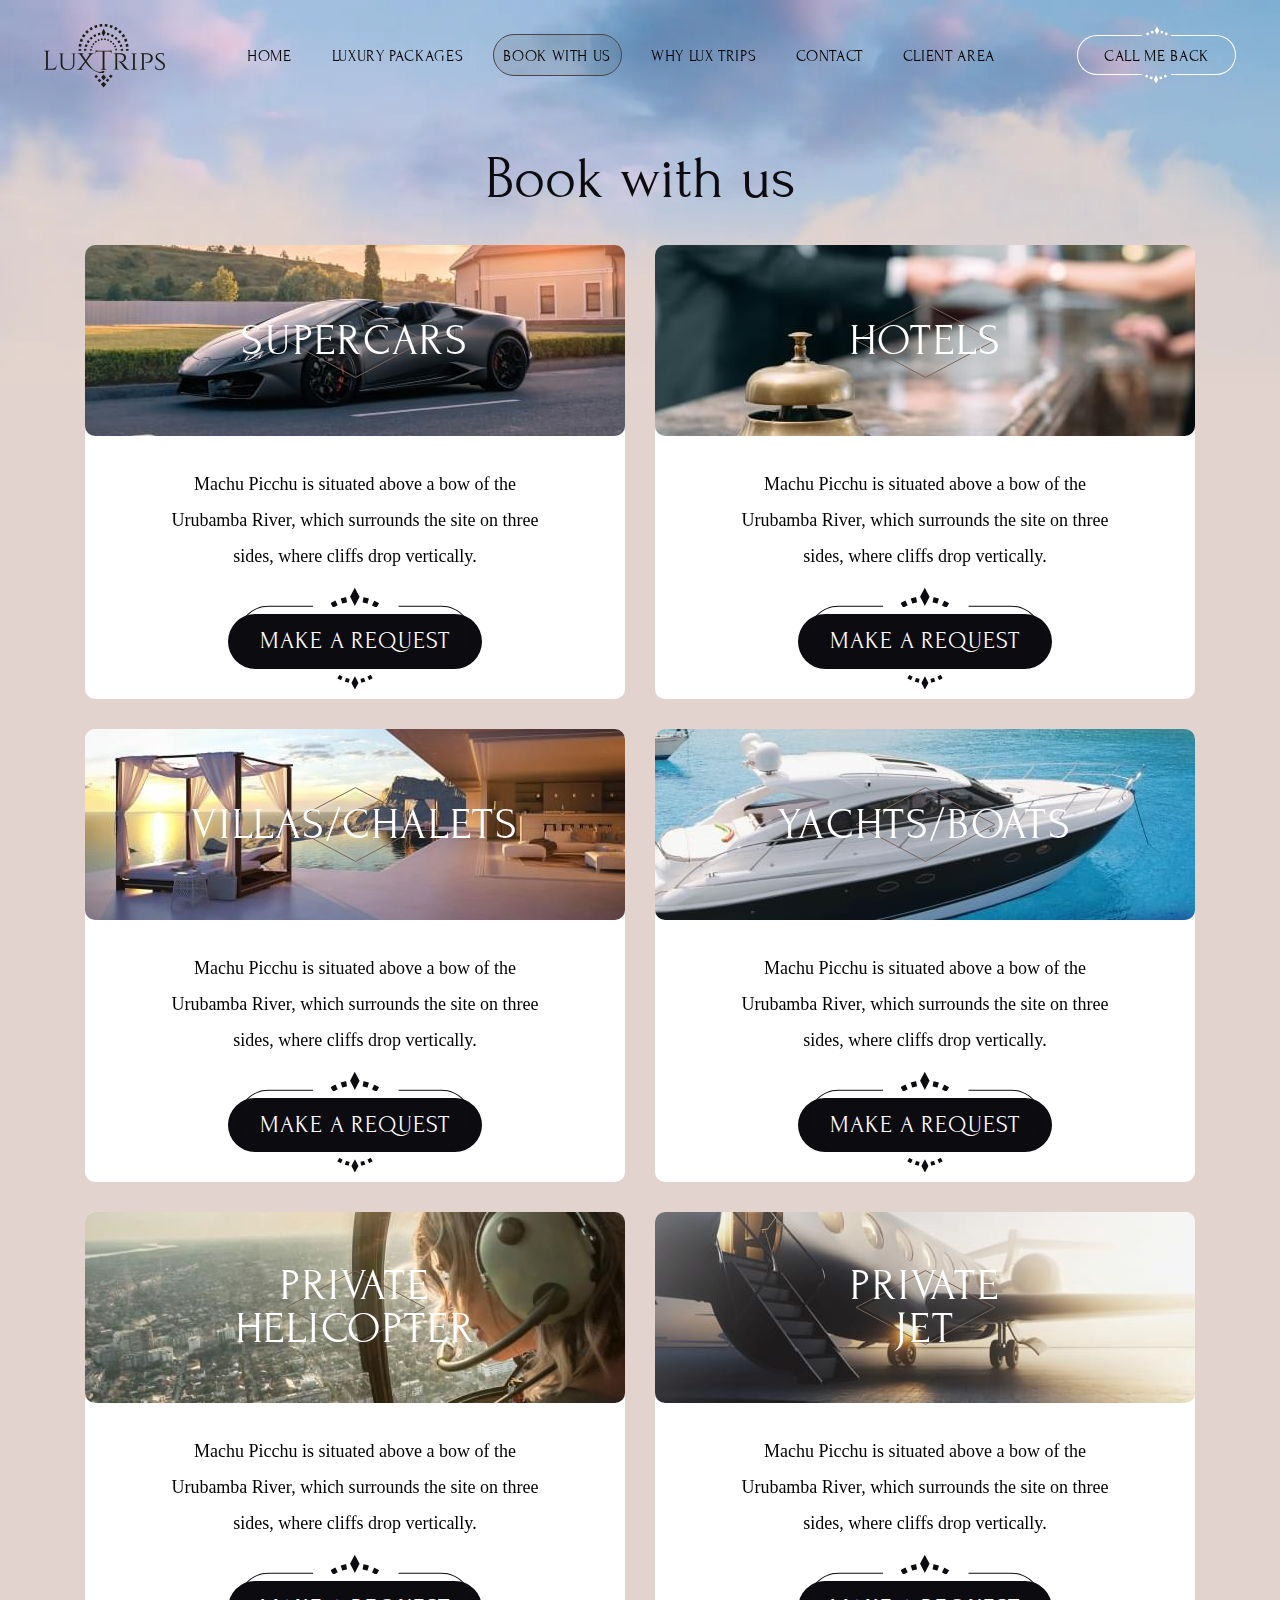
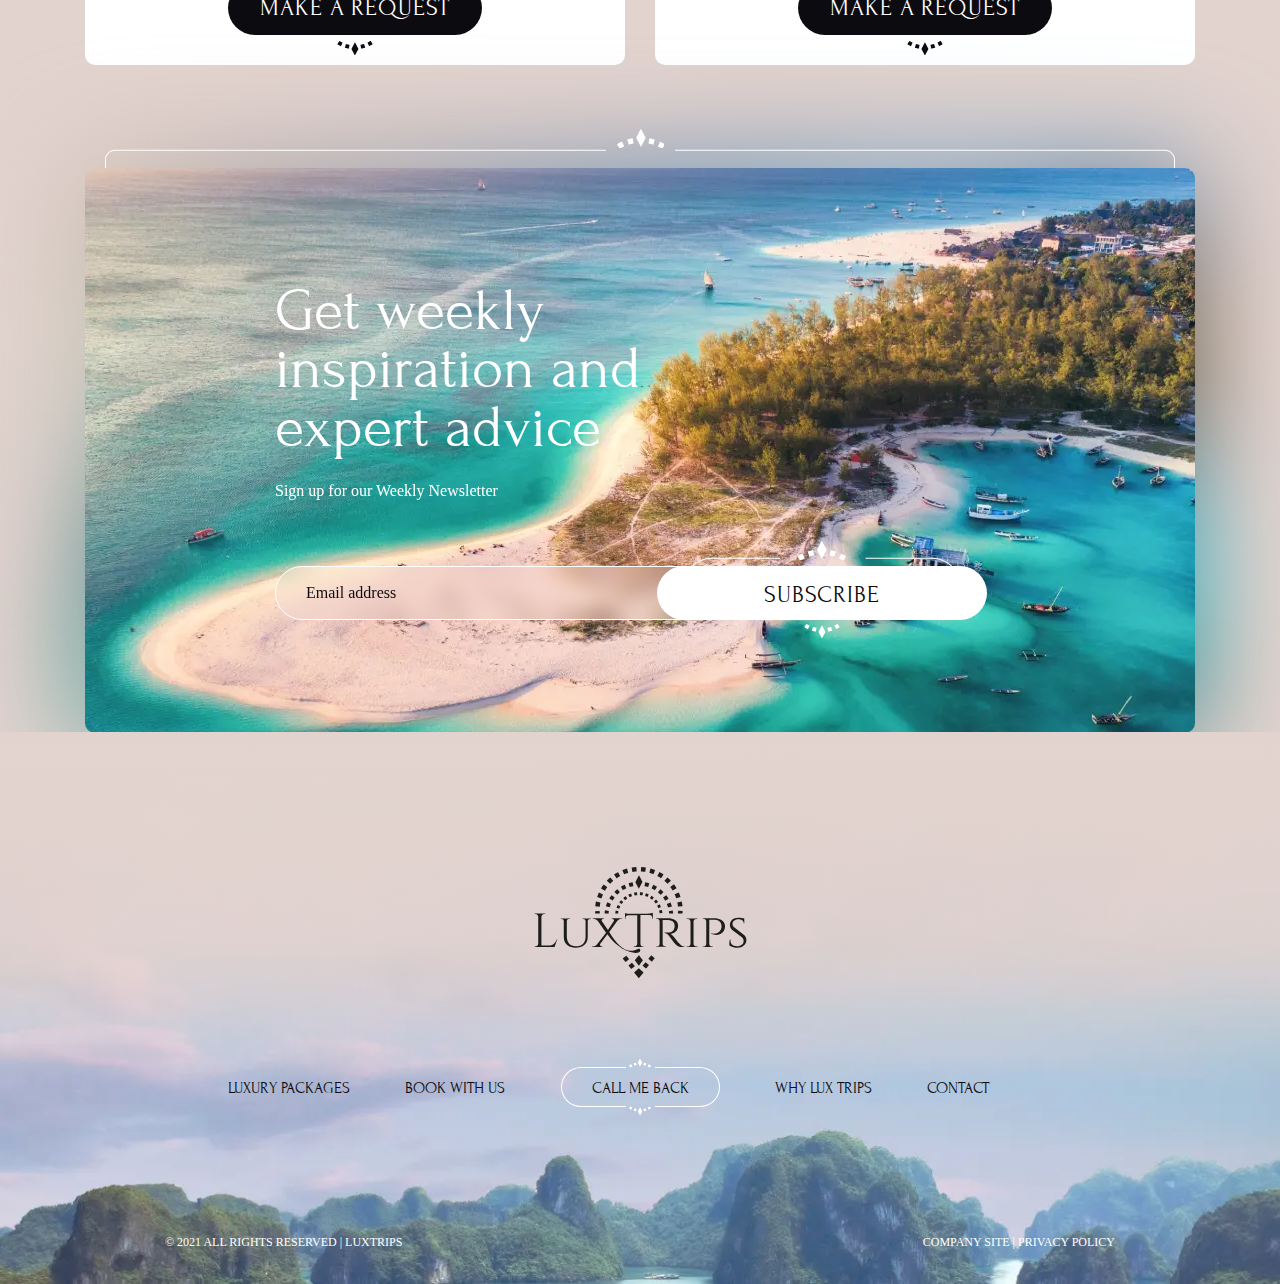
<file: pages/book.html>
<!DOCTYPE html>
<html lang="en">
  <head>
    <meta charset="UTF-8" />
    <meta http-equiv="X-UA-Compatible" content="IE=edge" />
    <meta name="viewport" content="width=device-width, initial-scale=1.0" />
    <meta
      name="description"
      content="Welcome to Book with Us! Explore the exceptional range of services provided by our trusted travel agency. From flight bookings to hotel accommodations, we offer a seamless travel experience tailored to your needs. Discover our services and start planning your dream getaway today."
    />
    <title>Book whis us</title>
    <link rel="stylesheet" href="../styles/null.css" />
    <link rel="stylesheet" href="../fonts/forum/stylesheet.css" />
    <link rel="stylesheet" href="../styles/header-footer.css" />
    <link rel="stylesheet" href="../styles/book.css" />
    <script defer src="../js/header-footer.js"></script>
  </head>

  <body>
	<header class="header">
		<div class="nav" id="nav">
				<div class="call__btn call__btn-md">Call Me</div>
				<div class="main__logo">
						<a href="../index.html" class="main__logo-link"><img class="main__logo-img" src="../images/header-footer/logo.svg" alt="logo"></a>
				</div>
				<div class="nav__menu" id="nav__menu">
						<ul class="nav__list" id="nav__list">
								<li class="nav__item"><a href="../index.html">Home</a></li>
								<li class="nav__item">
										<a href="./luxury-packages.html">Luxury packages</a>
								</li>
								<li class="nav__item">
										<a href="./book.html">Book with us</a>
								</li>
								<li class="nav__item">
										<a href="./why-lux-trips.html">Why Lux Trips</a>
								</li>
								<li class="nav__item">
										<a href="./contact.html">Contact</a>
								</li>
								<li class="nav__item">
										<a href="./client.html">Client Area</a>
								</li>
						</ul>
				</div>
				<div class="call__btn">
					<svg class="call__btn-top" width="22" height="10" viewBox="0 0 22 10" xmlns="http://www.w3.org/2000/svg">
							<path d="M10.9506 0.416992L9.85895 2.4859L8.80249 4.55481C9.55962 6.00745 10.2287 7.2664 10.977 8.69263L13.1516 4.55481L12.0335 2.4859L10.9506 0.416992Z"/>
									<path d="M21.9114 7.46877L21.8057 7.40714L21.7001 7.33671L21.5856 7.27508L21.48 7.20465L21.3655 7.14302L21.2599 7.0814L21.1542 7.01977L21.0398 6.95814L20.9253 6.89651L20.8197 6.84369L20.7052 6.78206L20.5908 6.72044L20.4851 6.65881L20.3707 6.60599L20.2562 6.54436L20.1418 6.49154L20.0273 6.43871L19.9129 6.38589L19.7984 6.32426L19.7368 6.29785L18.7244 8.50762L18.7684 8.52523L18.874 8.56925L18.9709 8.62207L19.0765 8.6749L19.1734 8.71892L19.2702 8.77174L19.3759 8.82456L19.4727 8.87738L19.5695 8.9214L19.6664 8.97423L19.772 9.03585L19.8689 9.08868L19.9657 9.1415L20.0626 9.19432L20.1594 9.24715L20.2562 9.30877L20.3531 9.3616L20.4499 9.41442L20.5468 9.47605L20.6436 9.53767L20.7316 9.5905L21.9994 7.52159L21.9114 7.46877Z"/>
									<path d="M17.1753 5.31201L17.0521 5.2768L16.9288 5.24158L16.8056 5.19756L16.6823 5.16235L16.559 5.13593L16.427 5.10072L16.3037 5.0655L16.1805 5.03029L16.0572 5.00388L15.9252 4.96866L15.8019 4.93345L15.6787 4.90703L15.5466 4.88062L15.4233 4.85421L15.2913 4.819L15.168 4.79258L15.036 4.77498L14.9127 4.74856L14.8423 4.73096L14.4021 7.1168L14.4549 7.12561L14.5694 7.15202L14.6838 7.16963L14.7895 7.19604L14.9039 7.22245L15.0184 7.24886L15.1328 7.27527L15.2385 7.30169L15.3529 7.31929L15.4674 7.35451L15.573 7.38092L15.6875 7.40733L15.8019 7.44255L15.9076 7.46896L16.0132 7.49537L16.1277 7.53059L16.2333 7.5658L16.3478 7.59221L16.4534 7.62743L16.5679 7.66264L16.6119 7.68025L17.3426 5.36484L17.2986 5.35603L17.1753 5.31201Z"/>
									<path d="M7.1213 4.72218L6.98925 4.74859L6.85719 4.77501L6.73393 4.79261L6.60187 4.81903L6.47862 4.85424L6.34656 4.88065L6.22331 4.90706L6.09125 4.93348L5.968 4.96869L5.84474 5.00391L5.72149 5.03032L5.58943 5.06553L5.46618 5.10075L5.34292 5.13596L5.21967 5.16238L5.09641 5.19759L4.97316 5.24161L4.8411 5.27683L4.72665 5.31204L4.67383 5.32965L5.40455 7.64507L5.43976 7.62746L5.55421 7.59224L5.65986 7.56583L5.76551 7.53062L5.87996 7.4954L5.99441 7.46899L6.10005 7.44258L6.2145 7.40736L6.32015 7.38095L6.4346 7.35454L6.54025 7.31932L6.6547 7.30172L6.76915 7.2753L6.8836 7.24889L6.98925 7.22248L7.1037 7.19607L7.21815 7.16966L7.3326 7.15205L7.44705 7.12564L7.55269 7.10803L7.61432 7.09923L7.17413 4.71338L7.1213 4.72218Z"/>
									<path d="M2.2176 6.27151L2.10315 6.32434L1.9887 6.38596L1.87425 6.43879L1.7598 6.49161L1.64535 6.54443L1.5309 6.60606L1.41645 6.65888L1.302 6.72051L1.19635 6.78214L1.0819 6.84377L0.967449 6.89659L0.861802 6.95822L0.747352 7.01984L0.641706 7.08147L0.527255 7.1431L0.421609 7.20472L0.307159 7.27515L0.201512 7.33678L0.095866 7.40721L-0.000976562 7.46004L1.27558 9.52895L1.35482 9.47612L1.45166 9.41449L1.5397 9.36167L1.63654 9.30885L1.73339 9.24722L1.83023 9.1944L1.93587 9.14157L2.03272 9.08875L2.12956 9.03593L2.2264 8.9743L2.32324 8.92148L2.42009 8.87746L2.52573 8.82464L2.62258 8.77181L2.71942 8.71899L2.82506 8.67497L2.92191 8.62215L3.02755 8.56932L3.1244 8.5253L3.23004 8.48128L3.28287 8.45487L2.27042 6.25391L2.2176 6.27151Z"/>
							</svg>
							<div class="call__btn-crawn">Call Me Back</div>
							<svg class="call__btn-bottom" width="22" height="10" viewBox="0 0 22 10" xmlns="http://www.w3.org/2000/svg">
									<path d="M10.9506 0.416992L9.85895 2.4859L8.80249 4.55481C9.55962 6.00745 10.2287 7.2664 10.977 8.69263L13.1516 4.55481L12.0335 2.4859L10.9506 0.416992Z"/>
									<path d="M21.9114 7.46877L21.8057 7.40714L21.7001 7.33671L21.5856 7.27508L21.48 7.20465L21.3655 7.14302L21.2599 7.0814L21.1542 7.01977L21.0398 6.95814L20.9253 6.89651L20.8197 6.84369L20.7052 6.78206L20.5908 6.72044L20.4851 6.65881L20.3707 6.60599L20.2562 6.54436L20.1418 6.49154L20.0273 6.43871L19.9129 6.38589L19.7984 6.32426L19.7368 6.29785L18.7244 8.50762L18.7684 8.52523L18.874 8.56925L18.9709 8.62207L19.0765 8.6749L19.1734 8.71892L19.2702 8.77174L19.3759 8.82456L19.4727 8.87738L19.5695 8.9214L19.6664 8.97423L19.772 9.03585L19.8689 9.08868L19.9657 9.1415L20.0626 9.19432L20.1594 9.24715L20.2562 9.30877L20.3531 9.3616L20.4499 9.41442L20.5468 9.47605L20.6436 9.53767L20.7316 9.5905L21.9994 7.52159L21.9114 7.46877Z"/>
									<path d="M17.1753 5.31201L17.0521 5.2768L16.9288 5.24158L16.8056 5.19756L16.6823 5.16235L16.559 5.13593L16.427 5.10072L16.3037 5.0655L16.1805 5.03029L16.0572 5.00388L15.9252 4.96866L15.8019 4.93345L15.6787 4.90703L15.5466 4.88062L15.4233 4.85421L15.2913 4.819L15.168 4.79258L15.036 4.77498L14.9127 4.74856L14.8423 4.73096L14.4021 7.1168L14.4549 7.12561L14.5694 7.15202L14.6838 7.16963L14.7895 7.19604L14.9039 7.22245L15.0184 7.24886L15.1328 7.27527L15.2385 7.30169L15.3529 7.31929L15.4674 7.35451L15.573 7.38092L15.6875 7.40733L15.8019 7.44255L15.9076 7.46896L16.0132 7.49537L16.1277 7.53059L16.2333 7.5658L16.3478 7.59221L16.4534 7.62743L16.5679 7.66264L16.6119 7.68025L17.3426 5.36484L17.2986 5.35603L17.1753 5.31201Z"/>
									<path d="M7.1213 4.72218L6.98925 4.74859L6.85719 4.77501L6.73393 4.79261L6.60187 4.81903L6.47862 4.85424L6.34656 4.88065L6.22331 4.90706L6.09125 4.93348L5.968 4.96869L5.84474 5.00391L5.72149 5.03032L5.58943 5.06553L5.46618 5.10075L5.34292 5.13596L5.21967 5.16238L5.09641 5.19759L4.97316 5.24161L4.8411 5.27683L4.72665 5.31204L4.67383 5.32965L5.40455 7.64507L5.43976 7.62746L5.55421 7.59224L5.65986 7.56583L5.76551 7.53062L5.87996 7.4954L5.99441 7.46899L6.10005 7.44258L6.2145 7.40736L6.32015 7.38095L6.4346 7.35454L6.54025 7.31932L6.6547 7.30172L6.76915 7.2753L6.8836 7.24889L6.98925 7.22248L7.1037 7.19607L7.21815 7.16966L7.3326 7.15205L7.44705 7.12564L7.55269 7.10803L7.61432 7.09923L7.17413 4.71338L7.1213 4.72218Z"/>
									<path d="M2.2176 6.27151L2.10315 6.32434L1.9887 6.38596L1.87425 6.43879L1.7598 6.49161L1.64535 6.54443L1.5309 6.60606L1.41645 6.65888L1.302 6.72051L1.19635 6.78214L1.0819 6.84377L0.967449 6.89659L0.861802 6.95822L0.747352 7.01984L0.641706 7.08147L0.527255 7.1431L0.421609 7.20472L0.307159 7.27515L0.201512 7.33678L0.095866 7.40721L-0.000976562 7.46004L1.27558 9.52895L1.35482 9.47612L1.45166 9.41449L1.5397 9.36167L1.63654 9.30885L1.73339 9.24722L1.83023 9.1944L1.93587 9.14157L2.03272 9.08875L2.12956 9.03593L2.2264 8.9743L2.32324 8.92148L2.42009 8.87746L2.52573 8.82464L2.62258 8.77181L2.71942 8.71899L2.82506 8.67497L2.92191 8.62215L3.02755 8.56932L3.1244 8.5253L3.23004 8.48128L3.28287 8.45487L2.27042 6.25391L2.2176 6.27151Z"/>
							</svg>
					</div>
					<div class="nav__burger" id="nav__burger">
							<div class="nav__burger-btn"></div>
					</div>
			</div>
	</header>
    <main class="main book-with-us--book">
      <section class="head">
        <div class="container">
          <h1 class="head__title">Book with us</h1>
          <ul class="head__list">
            <li class="head__item">
              <a
                class="head__link"
                href="forms-car.html"
                aria-label="Leads on Make A Request"
              >
                <article class="card">
                  <div
                    class="card__img"
                    style="
                      background-image: url('../images/main-page/book/book01.jpg');
                    "
                  >
                    <h2 class="card__title">Supercars</h2>
                  </div>
                  <div class="card__content">
                    <p class="card__descr">
                      Machu Picchu is situated above a bow of the Urubamba
                      River, which surrounds the site on three sides, where
                      cliffs drop vertically.
                    </p>
                    <a class="card__btn" href="forms-car.html">
                      <span></span>
                      Make A Request
                    </a>
                  </div>
                </article>
              </a>
            </li>
            <li class="head__item">
              <a
                class="head__link"
                href="forms-hotel.html"
                aria-label="Leads on Hotels"
              >
                <article class="card">
                  <div
                    class="card__img"
                    style="background-image: url('../images/main-page/book/book04.jpg')"
                  >
                    <h2 class="card__title">Hotels</h2>
                  </div>
                  <div class="card__content">
                    <p class="card__descr">
                      Machu Picchu is situated above a bow of the Urubamba
                      River, which surrounds the site on three sides, where
                      cliffs drop vertically.
                    </p>
                    <a class="card__btn" href="forms-hotel.html">
                      <span></span>
                      Make A Request
                    </a>
                  </div>
                </article>
              </a>
            </li>
            <li class="head__item">
              <a
                class="head__link"
                href="forms-villa.html"
                aria-label="Leads on Villas"
              >
                <article class="card">
                  <div
                    class="card__img"
                    style="background-image: url('../images/main-page/book/book02.jpg')"
                  >
                    <h2 class="card__title">Villas<span>/chalets</span></h2>
                  </div>
                  <div class="card__content">
                    <p class="card__descr">
                      Machu Picchu is situated above a bow of the Urubamba
                      River, which surrounds the site on three sides, where
                      cliffs drop vertically.
                    </p>
                    <a class="card__btn" href="forms-villa.html">
                      <span></span>
                      Make A Request
                    </a>
                  </div>
                </article>
              </a>
            </li>
            <li class="head__item">
              <a
                class="head__link"
                href="forms-yachts.html"
                aria-label="Leads on Yachts"
              >
                <article class="card">
                  <div
                    class="card__img"
                    style="background-image: url('../images/main-page/book/book05.jpg')"
                  >
                    <h2 class="card__title">yachts<span>/boats</span></h2>
                  </div>
                  <div class="card__content">
                    <p class="card__descr">
                      Machu Picchu is situated above a bow of the Urubamba
                      River, which surrounds the site on three sides, where
                      cliffs drop vertically.
                    </p>
                    <a class="card__btn" href="forms-yachts.html">
                      <span></span>
                      Make A Request
                    </a>
                  </div>
                </article>
              </a>
            </li>
            <li class="head__item">
              <a
                class="head__link"
                href="forms-helicopter.html"
                aria-label="Leads on Private helicopter"
              >
                <article class="card">
                  <div
                    class="card__img"
                    style="
                      background-image: url('../images/main-page/book/book03.jpg');
                    "
                  >
                    <h2 class="card__title">
                      private <br />
                      helicopter
                    </h2>
                  </div>
                  <div class="card__content">
                    <p class="card__descr">
                      Machu Picchu is situated above a bow of the Urubamba
                      River, which surrounds the site on three sides, where
                      cliffs drop vertically.
                    </p>
                    <a class="card__btn" href="forms-helicopter.html">
                      <span></span>
                      Make A Request
                    </a>
                  </div>
                </article>
              </a>
            </li>
            <li class="head__item">
              <a
                class="head__link"
                href="forms-jet.html"
                aria-label="Leads on Private jet"
              >
                <article class="card">
                  <div
                    class="card__img"
                    style="background-image: url('../images/main-page/book/book06.jpg')"
                  >
                    <h2 class="card__title">
                      private <br />
                      jet
                    </h2>
                  </div>
                  <div class="card__content">
                    <p class="card__descr">
                      Machu Picchu is situated above a bow of the Urubamba
                      River, which surrounds the site on three sides, where
                      cliffs drop vertically.
                    </p>
                    <a class="card__btn" href="forms-jet.html">
                      <span></span>
                      Make A Request
                    </a>
                  </div>
                </article>
              </a>
            </li>
          </ul>
        </div>
      </section>

      <div class="subscribe">
        <div class="container">
          <div
            class="subscribe__inner"
            style="background-image: url('../images/main-page/form-img.webp')"
          >
            <div class="subscribe__content">
              <h2 class="subscribe__title">
                Get weekly inspiration and expert advice
              </h2>
              <p class="subscribe__subtitle">
                Sign up for our Weekly Newsletter
              </p>
              <form class="subscribe-form" action="#">
                <input
                  class="subscribe-form__input"
                  type="email"
                  name="email"
                  id="email"
                  placeholder="Email address"
                  required
                />
                <button class="subscribe-form__btn" type="submit" for="email">
                  <span></span>
                  Subscribe
                </button>
              </form>
            </div>
          </div>
        </div>
      </div>
    </main>
	<footer class="footer">
		<div class="footer__wrapper">
			<div class="footer__top">
				<div class="main__logo">
						<a href="../index.html" class="main__logo-link"><img class="main__logo-footer" src="../images/header-footer/logo.svg" alt="logo"></a>
				</div>
				</div>
				<div class="footer__middle">
					<ul class="footer__middle-list footer__middle-first">
						<li class="footer__middle-item"><a href="luxury-packages.html">Luxury packages</a></li>
						<li class="footer__middle-item"><a href="book.html">Book with us</a></li>
					</ul>
					<div class="call__btn call__btn-footer">
					<svg class="call__btn-top" width="22" height="10" viewBox="0 0 22 10" xmlns="http://www.w3.org/2000/svg">
							<path d="M10.9506 0.416992L9.85895 2.4859L8.80249 4.55481C9.55962 6.00745 10.2287 7.2664 10.977 8.69263L13.1516 4.55481L12.0335 2.4859L10.9506 0.416992Z"/>
										<path d="M21.9114 7.46877L21.8057 7.40714L21.7001 7.33671L21.5856 7.27508L21.48 7.20465L21.3655 7.14302L21.2599 7.0814L21.1542 7.01977L21.0398 6.95814L20.9253 6.89651L20.8197 6.84369L20.7052 6.78206L20.5908 6.72044L20.4851 6.65881L20.3707 6.60599L20.2562 6.54436L20.1418 6.49154L20.0273 6.43871L19.9129 6.38589L19.7984 6.32426L19.7368 6.29785L18.7244 8.50762L18.7684 8.52523L18.874 8.56925L18.9709 8.62207L19.0765 8.6749L19.1734 8.71892L19.2702 8.77174L19.3759 8.82456L19.4727 8.87738L19.5695 8.9214L19.6664 8.97423L19.772 9.03585L19.8689 9.08868L19.9657 9.1415L20.0626 9.19432L20.1594 9.24715L20.2562 9.30877L20.3531 9.3616L20.4499 9.41442L20.5468 9.47605L20.6436 9.53767L20.7316 9.5905L21.9994 7.52159L21.9114 7.46877Z"/>
										<path d="M17.1753 5.31201L17.0521 5.2768L16.9288 5.24158L16.8056 5.19756L16.6823 5.16235L16.559 5.13593L16.427 5.10072L16.3037 5.0655L16.1805 5.03029L16.0572 5.00388L15.9252 4.96866L15.8019 4.93345L15.6787 4.90703L15.5466 4.88062L15.4233 4.85421L15.2913 4.819L15.168 4.79258L15.036 4.77498L14.9127 4.74856L14.8423 4.73096L14.4021 7.1168L14.4549 7.12561L14.5694 7.15202L14.6838 7.16963L14.7895 7.19604L14.9039 7.22245L15.0184 7.24886L15.1328 7.27527L15.2385 7.30169L15.3529 7.31929L15.4674 7.35451L15.573 7.38092L15.6875 7.40733L15.8019 7.44255L15.9076 7.46896L16.0132 7.49537L16.1277 7.53059L16.2333 7.5658L16.3478 7.59221L16.4534 7.62743L16.5679 7.66264L16.6119 7.68025L17.3426 5.36484L17.2986 5.35603L17.1753 5.31201Z"/>
										<path d="M7.1213 4.72218L6.98925 4.74859L6.85719 4.77501L6.73393 4.79261L6.60187 4.81903L6.47862 4.85424L6.34656 4.88065L6.22331 4.90706L6.09125 4.93348L5.968 4.96869L5.84474 5.00391L5.72149 5.03032L5.58943 5.06553L5.46618 5.10075L5.34292 5.13596L5.21967 5.16238L5.09641 5.19759L4.97316 5.24161L4.8411 5.27683L4.72665 5.31204L4.67383 5.32965L5.40455 7.64507L5.43976 7.62746L5.55421 7.59224L5.65986 7.56583L5.76551 7.53062L5.87996 7.4954L5.99441 7.46899L6.10005 7.44258L6.2145 7.40736L6.32015 7.38095L6.4346 7.35454L6.54025 7.31932L6.6547 7.30172L6.76915 7.2753L6.8836 7.24889L6.98925 7.22248L7.1037 7.19607L7.21815 7.16966L7.3326 7.15205L7.44705 7.12564L7.55269 7.10803L7.61432 7.09923L7.17413 4.71338L7.1213 4.72218Z"/>
										<path d="M2.2176 6.27151L2.10315 6.32434L1.9887 6.38596L1.87425 6.43879L1.7598 6.49161L1.64535 6.54443L1.5309 6.60606L1.41645 6.65888L1.302 6.72051L1.19635 6.78214L1.0819 6.84377L0.967449 6.89659L0.861802 6.95822L0.747352 7.01984L0.641706 7.08147L0.527255 7.1431L0.421609 7.20472L0.307159 7.27515L0.201512 7.33678L0.095866 7.40721L-0.000976562 7.46004L1.27558 9.52895L1.35482 9.47612L1.45166 9.41449L1.5397 9.36167L1.63654 9.30885L1.73339 9.24722L1.83023 9.1944L1.93587 9.14157L2.03272 9.08875L2.12956 9.03593L2.2264 8.9743L2.32324 8.92148L2.42009 8.87746L2.52573 8.82464L2.62258 8.77181L2.71942 8.71899L2.82506 8.67497L2.92191 8.62215L3.02755 8.56932L3.1244 8.5253L3.23004 8.48128L3.28287 8.45487L2.27042 6.25391L2.2176 6.27151Z"/>
									</svg>
									<div class="call__btn-crawn">Call Me Back</div>
									<svg class="call__btn-bottom" width="22" height="10" viewBox="0 0 22 10" xmlns="http://www.w3.org/2000/svg">
									<path d="M10.9506 0.416992L9.85895 2.4859L8.80249 4.55481C9.55962 6.00745 10.2287 7.2664 10.977 8.69263L13.1516 4.55481L12.0335 2.4859L10.9506 0.416992Z"/>
									<path d="M21.9114 7.46877L21.8057 7.40714L21.7001 7.33671L21.5856 7.27508L21.48 7.20465L21.3655 7.14302L21.2599 7.0814L21.1542 7.01977L21.0398 6.95814L20.9253 6.89651L20.8197 6.84369L20.7052 6.78206L20.5908 6.72044L20.4851 6.65881L20.3707 6.60599L20.2562 6.54436L20.1418 6.49154L20.0273 6.43871L19.9129 6.38589L19.7984 6.32426L19.7368 6.29785L18.7244 8.50762L18.7684 8.52523L18.874 8.56925L18.9709 8.62207L19.0765 8.6749L19.1734 8.71892L19.2702 8.77174L19.3759 8.82456L19.4727 8.87738L19.5695 8.9214L19.6664 8.97423L19.772 9.03585L19.8689 9.08868L19.9657 9.1415L20.0626 9.19432L20.1594 9.24715L20.2562 9.30877L20.3531 9.3616L20.4499 9.41442L20.5468 9.47605L20.6436 9.53767L20.7316 9.5905L21.9994 7.52159L21.9114 7.46877Z"/>
									<path d="M17.1753 5.31201L17.0521 5.2768L16.9288 5.24158L16.8056 5.19756L16.6823 5.16235L16.559 5.13593L16.427 5.10072L16.3037 5.0655L16.1805 5.03029L16.0572 5.00388L15.9252 4.96866L15.8019 4.93345L15.6787 4.90703L15.5466 4.88062L15.4233 4.85421L15.2913 4.819L15.168 4.79258L15.036 4.77498L14.9127 4.74856L14.8423 4.73096L14.4021 7.1168L14.4549 7.12561L14.5694 7.15202L14.6838 7.16963L14.7895 7.19604L14.9039 7.22245L15.0184 7.24886L15.1328 7.27527L15.2385 7.30169L15.3529 7.31929L15.4674 7.35451L15.573 7.38092L15.6875 7.40733L15.8019 7.44255L15.9076 7.46896L16.0132 7.49537L16.1277 7.53059L16.2333 7.5658L16.3478 7.59221L16.4534 7.62743L16.5679 7.66264L16.6119 7.68025L17.3426 5.36484L17.2986 5.35603L17.1753 5.31201Z"/>
									<path d="M7.1213 4.72218L6.98925 4.74859L6.85719 4.77501L6.73393 4.79261L6.60187 4.81903L6.47862 4.85424L6.34656 4.88065L6.22331 4.90706L6.09125 4.93348L5.968 4.96869L5.84474 5.00391L5.72149 5.03032L5.58943 5.06553L5.46618 5.10075L5.34292 5.13596L5.21967 5.16238L5.09641 5.19759L4.97316 5.24161L4.8411 5.27683L4.72665 5.31204L4.67383 5.32965L5.40455 7.64507L5.43976 7.62746L5.55421 7.59224L5.65986 7.56583L5.76551 7.53062L5.87996 7.4954L5.99441 7.46899L6.10005 7.44258L6.2145 7.40736L6.32015 7.38095L6.4346 7.35454L6.54025 7.31932L6.6547 7.30172L6.76915 7.2753L6.8836 7.24889L6.98925 7.22248L7.1037 7.19607L7.21815 7.16966L7.3326 7.15205L7.44705 7.12564L7.55269 7.10803L7.61432 7.09923L7.17413 4.71338L7.1213 4.72218Z"/>
									<path d="M2.2176 6.27151L2.10315 6.32434L1.9887 6.38596L1.87425 6.43879L1.7598 6.49161L1.64535 6.54443L1.5309 6.60606L1.41645 6.65888L1.302 6.72051L1.19635 6.78214L1.0819 6.84377L0.967449 6.89659L0.861802 6.95822L0.747352 7.01984L0.641706 7.08147L0.527255 7.1431L0.421609 7.20472L0.307159 7.27515L0.201512 7.33678L0.095866 7.40721L-0.000976562 7.46004L1.27558 9.52895L1.35482 9.47612L1.45166 9.41449L1.5397 9.36167L1.63654 9.30885L1.73339 9.24722L1.83023 9.1944L1.93587 9.14157L2.03272 9.08875L2.12956 9.03593L2.2264 8.9743L2.32324 8.92148L2.42009 8.87746L2.52573 8.82464L2.62258 8.77181L2.71942 8.71899L2.82506 8.67497L2.92191 8.62215L3.02755 8.56932L3.1244 8.5253L3.23004 8.48128L3.28287 8.45487L2.27042 6.25391L2.2176 6.27151Z"/>
							</svg>
					</div>
					<ul class="footer__middle-list footer__middle-second">
							<li class="footer__middle-item"><a href="why-lux-trips.html">Why Lux Trips</a></li>
							<li class="footer__middle-item"><a href="contact.html">Contact</a></li>
					</ul>
			</div>
			<div class="footer__bottom">
					<div class="footer__rights">© 2021 All Rights Reserved | Luxtrips</div>
					<div class="footer__rights">Company Site | Privacy Policy</div>
			</div>
			</div>
	</footer>
	<div class="modal" id="modal">
			<div class="modal__frame" id="modal__frame"></div>
			<div class="modal__menu" id="modal__menu">
					<div class="modal__close" id="modal__close"></div>
					<div class="modal__title">Contact</div>
					<form action="#" class="modal__form">
							<input type="text" placeholder="Name" class="modal__text">
							<input type="tel" placeholder="Phone" class="modal__tel">
							<input type="submit" value="Call me back" class="modal__btn" id="modal__btn">
					</form>
			</div>
	</div>
  </body>
</html>
</file>
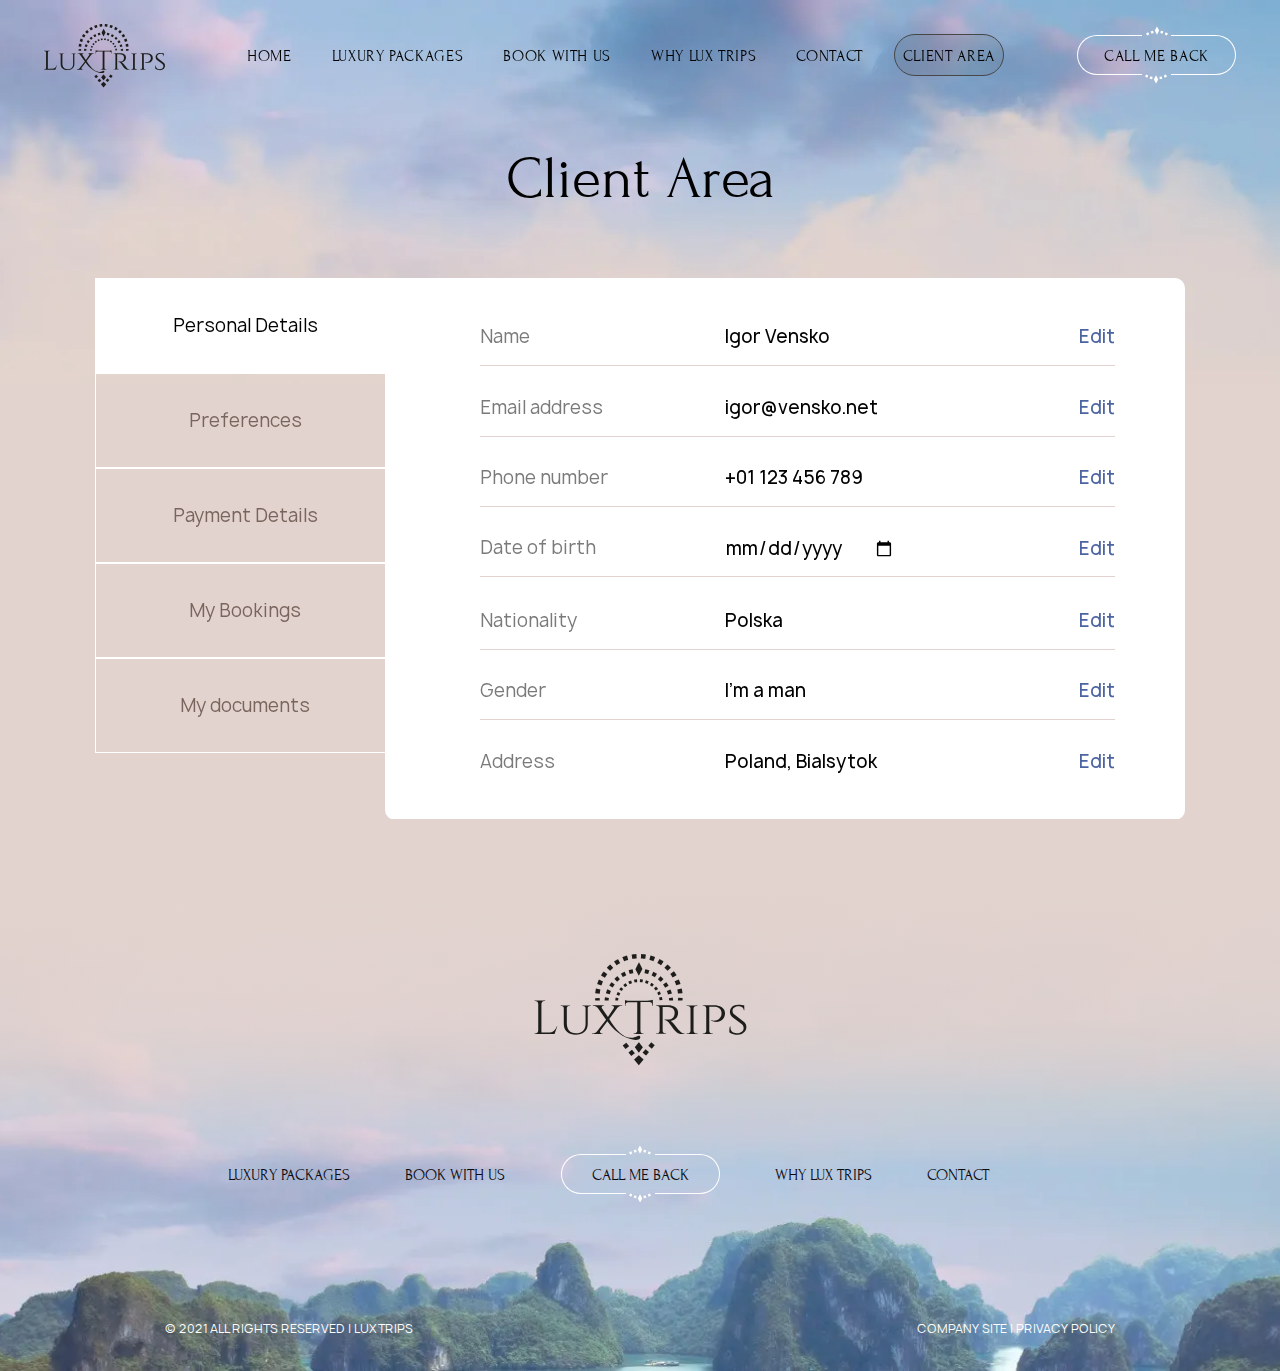
<file: pages/client.html>
<!DOCTYPE html>
<html lang="en">
<head>
	<meta charset="UTF-8">
	<meta http-equiv="X-UA-Compatible" content="IE=edge">
	<meta name="viewport" content="width=device-width, initial-scale=1.0">
	<title>Client Area</title>
	<link rel="stylesheet" href="../styles/null.css" />
	<link rel="stylesheet" href="../fonts/manrope/stylesheet.css">
	<link rel="stylesheet" href="../fonts/forum/stylesheet.css">
	<link rel="stylesheet" href="../styles/header-footer.css" />
    <link rel="stylesheet" href="../styles/client.css">
    <link rel="stylesheet" href="../styles/header-footer.css" />
	<script defer src="../js/header-footer.js"></script>
    <script defer src="../js/client.js"></script>
</head>
<body>
	<main>
	<header class="header">
		<div class="nav" id="nav">
				<div class="call__btn call__btn-md">Call Me</div>
				<div class="main__logo">
						<a href="../index.html" class="main__logo-link"><img class="main__logo-img" src="../images/header-footer/logo.svg" alt="logo"></a>
				</div>
				<div class="nav__menu" id="nav__menu">
						<ul class="nav__list" id="nav__list">
								<li class="nav__item"><a href="../index.html">Home</a></li>
								<li class="nav__item">
										<a href="./luxury-packages.html">Luxury packages</a>
								</li>
								<li class="nav__item">
										<a href="./book.html">Book with us</a>
								</li>
								<li class="nav__item">
										<a href="./why-lux-trips.html">Why Lux Trips</a>
								</li>
								<li class="nav__item">
										<a href="./contact.html">Contact</a>
								</li>
								<li class="nav__item">
										<a href="./client.html">Client Area</a>
								</li>
						</ul>
				</div>
				<div class="call__btn">
					<svg class="call__btn-top" width="22" height="10" viewBox="0 0 22 10" xmlns="http://www.w3.org/2000/svg">
							<path d="M10.9506 0.416992L9.85895 2.4859L8.80249 4.55481C9.55962 6.00745 10.2287 7.2664 10.977 8.69263L13.1516 4.55481L12.0335 2.4859L10.9506 0.416992Z"/>
									<path d="M21.9114 7.46877L21.8057 7.40714L21.7001 7.33671L21.5856 7.27508L21.48 7.20465L21.3655 7.14302L21.2599 7.0814L21.1542 7.01977L21.0398 6.95814L20.9253 6.89651L20.8197 6.84369L20.7052 6.78206L20.5908 6.72044L20.4851 6.65881L20.3707 6.60599L20.2562 6.54436L20.1418 6.49154L20.0273 6.43871L19.9129 6.38589L19.7984 6.32426L19.7368 6.29785L18.7244 8.50762L18.7684 8.52523L18.874 8.56925L18.9709 8.62207L19.0765 8.6749L19.1734 8.71892L19.2702 8.77174L19.3759 8.82456L19.4727 8.87738L19.5695 8.9214L19.6664 8.97423L19.772 9.03585L19.8689 9.08868L19.9657 9.1415L20.0626 9.19432L20.1594 9.24715L20.2562 9.30877L20.3531 9.3616L20.4499 9.41442L20.5468 9.47605L20.6436 9.53767L20.7316 9.5905L21.9994 7.52159L21.9114 7.46877Z"/>
									<path d="M17.1753 5.31201L17.0521 5.2768L16.9288 5.24158L16.8056 5.19756L16.6823 5.16235L16.559 5.13593L16.427 5.10072L16.3037 5.0655L16.1805 5.03029L16.0572 5.00388L15.9252 4.96866L15.8019 4.93345L15.6787 4.90703L15.5466 4.88062L15.4233 4.85421L15.2913 4.819L15.168 4.79258L15.036 4.77498L14.9127 4.74856L14.8423 4.73096L14.4021 7.1168L14.4549 7.12561L14.5694 7.15202L14.6838 7.16963L14.7895 7.19604L14.9039 7.22245L15.0184 7.24886L15.1328 7.27527L15.2385 7.30169L15.3529 7.31929L15.4674 7.35451L15.573 7.38092L15.6875 7.40733L15.8019 7.44255L15.9076 7.46896L16.0132 7.49537L16.1277 7.53059L16.2333 7.5658L16.3478 7.59221L16.4534 7.62743L16.5679 7.66264L16.6119 7.68025L17.3426 5.36484L17.2986 5.35603L17.1753 5.31201Z"/>
									<path d="M7.1213 4.72218L6.98925 4.74859L6.85719 4.77501L6.73393 4.79261L6.60187 4.81903L6.47862 4.85424L6.34656 4.88065L6.22331 4.90706L6.09125 4.93348L5.968 4.96869L5.84474 5.00391L5.72149 5.03032L5.58943 5.06553L5.46618 5.10075L5.34292 5.13596L5.21967 5.16238L5.09641 5.19759L4.97316 5.24161L4.8411 5.27683L4.72665 5.31204L4.67383 5.32965L5.40455 7.64507L5.43976 7.62746L5.55421 7.59224L5.65986 7.56583L5.76551 7.53062L5.87996 7.4954L5.99441 7.46899L6.10005 7.44258L6.2145 7.40736L6.32015 7.38095L6.4346 7.35454L6.54025 7.31932L6.6547 7.30172L6.76915 7.2753L6.8836 7.24889L6.98925 7.22248L7.1037 7.19607L7.21815 7.16966L7.3326 7.15205L7.44705 7.12564L7.55269 7.10803L7.61432 7.09923L7.17413 4.71338L7.1213 4.72218Z"/>
									<path d="M2.2176 6.27151L2.10315 6.32434L1.9887 6.38596L1.87425 6.43879L1.7598 6.49161L1.64535 6.54443L1.5309 6.60606L1.41645 6.65888L1.302 6.72051L1.19635 6.78214L1.0819 6.84377L0.967449 6.89659L0.861802 6.95822L0.747352 7.01984L0.641706 7.08147L0.527255 7.1431L0.421609 7.20472L0.307159 7.27515L0.201512 7.33678L0.095866 7.40721L-0.000976562 7.46004L1.27558 9.52895L1.35482 9.47612L1.45166 9.41449L1.5397 9.36167L1.63654 9.30885L1.73339 9.24722L1.83023 9.1944L1.93587 9.14157L2.03272 9.08875L2.12956 9.03593L2.2264 8.9743L2.32324 8.92148L2.42009 8.87746L2.52573 8.82464L2.62258 8.77181L2.71942 8.71899L2.82506 8.67497L2.92191 8.62215L3.02755 8.56932L3.1244 8.5253L3.23004 8.48128L3.28287 8.45487L2.27042 6.25391L2.2176 6.27151Z"/>
							</svg>
							<div class="call__btn-crawn">Call Me Back</div>
							<svg class="call__btn-bottom" width="22" height="10" viewBox="0 0 22 10" xmlns="http://www.w3.org/2000/svg">
									<path d="M10.9506 0.416992L9.85895 2.4859L8.80249 4.55481C9.55962 6.00745 10.2287 7.2664 10.977 8.69263L13.1516 4.55481L12.0335 2.4859L10.9506 0.416992Z"/>
									<path d="M21.9114 7.46877L21.8057 7.40714L21.7001 7.33671L21.5856 7.27508L21.48 7.20465L21.3655 7.14302L21.2599 7.0814L21.1542 7.01977L21.0398 6.95814L20.9253 6.89651L20.8197 6.84369L20.7052 6.78206L20.5908 6.72044L20.4851 6.65881L20.3707 6.60599L20.2562 6.54436L20.1418 6.49154L20.0273 6.43871L19.9129 6.38589L19.7984 6.32426L19.7368 6.29785L18.7244 8.50762L18.7684 8.52523L18.874 8.56925L18.9709 8.62207L19.0765 8.6749L19.1734 8.71892L19.2702 8.77174L19.3759 8.82456L19.4727 8.87738L19.5695 8.9214L19.6664 8.97423L19.772 9.03585L19.8689 9.08868L19.9657 9.1415L20.0626 9.19432L20.1594 9.24715L20.2562 9.30877L20.3531 9.3616L20.4499 9.41442L20.5468 9.47605L20.6436 9.53767L20.7316 9.5905L21.9994 7.52159L21.9114 7.46877Z"/>
									<path d="M17.1753 5.31201L17.0521 5.2768L16.9288 5.24158L16.8056 5.19756L16.6823 5.16235L16.559 5.13593L16.427 5.10072L16.3037 5.0655L16.1805 5.03029L16.0572 5.00388L15.9252 4.96866L15.8019 4.93345L15.6787 4.90703L15.5466 4.88062L15.4233 4.85421L15.2913 4.819L15.168 4.79258L15.036 4.77498L14.9127 4.74856L14.8423 4.73096L14.4021 7.1168L14.4549 7.12561L14.5694 7.15202L14.6838 7.16963L14.7895 7.19604L14.9039 7.22245L15.0184 7.24886L15.1328 7.27527L15.2385 7.30169L15.3529 7.31929L15.4674 7.35451L15.573 7.38092L15.6875 7.40733L15.8019 7.44255L15.9076 7.46896L16.0132 7.49537L16.1277 7.53059L16.2333 7.5658L16.3478 7.59221L16.4534 7.62743L16.5679 7.66264L16.6119 7.68025L17.3426 5.36484L17.2986 5.35603L17.1753 5.31201Z"/>
									<path d="M7.1213 4.72218L6.98925 4.74859L6.85719 4.77501L6.73393 4.79261L6.60187 4.81903L6.47862 4.85424L6.34656 4.88065L6.22331 4.90706L6.09125 4.93348L5.968 4.96869L5.84474 5.00391L5.72149 5.03032L5.58943 5.06553L5.46618 5.10075L5.34292 5.13596L5.21967 5.16238L5.09641 5.19759L4.97316 5.24161L4.8411 5.27683L4.72665 5.31204L4.67383 5.32965L5.40455 7.64507L5.43976 7.62746L5.55421 7.59224L5.65986 7.56583L5.76551 7.53062L5.87996 7.4954L5.99441 7.46899L6.10005 7.44258L6.2145 7.40736L6.32015 7.38095L6.4346 7.35454L6.54025 7.31932L6.6547 7.30172L6.76915 7.2753L6.8836 7.24889L6.98925 7.22248L7.1037 7.19607L7.21815 7.16966L7.3326 7.15205L7.44705 7.12564L7.55269 7.10803L7.61432 7.09923L7.17413 4.71338L7.1213 4.72218Z"/>
									<path d="M2.2176 6.27151L2.10315 6.32434L1.9887 6.38596L1.87425 6.43879L1.7598 6.49161L1.64535 6.54443L1.5309 6.60606L1.41645 6.65888L1.302 6.72051L1.19635 6.78214L1.0819 6.84377L0.967449 6.89659L0.861802 6.95822L0.747352 7.01984L0.641706 7.08147L0.527255 7.1431L0.421609 7.20472L0.307159 7.27515L0.201512 7.33678L0.095866 7.40721L-0.000976562 7.46004L1.27558 9.52895L1.35482 9.47612L1.45166 9.41449L1.5397 9.36167L1.63654 9.30885L1.73339 9.24722L1.83023 9.1944L1.93587 9.14157L2.03272 9.08875L2.12956 9.03593L2.2264 8.9743L2.32324 8.92148L2.42009 8.87746L2.52573 8.82464L2.62258 8.77181L2.71942 8.71899L2.82506 8.67497L2.92191 8.62215L3.02755 8.56932L3.1244 8.5253L3.23004 8.48128L3.28287 8.45487L2.27042 6.25391L2.2176 6.27151Z"/>
							</svg>
					</div>
					<div class="nav__burger" id="nav__burger">
							<div class="nav__burger-btn"></div>
					</div>
			</div>
	</header>
            <div class="container">
                <h1 class="client_title">Client Area</h1>
                <div class="client_wrapper">

                    <div class="client_block-tabs">
                        <button class="client_btn active" type="button" data-tab="#tab-1">Personal Details</button>
                        <button class="client_btn" type="button" data-tab="#tab-2">Preferences</button>
                        <button class="client_btn" type="button" data-tab="#tab-3">Payment Details</button>
                        <button class="client_btn" type="button" data-tab="#tab-4">My Bookings</button>
                        <button class="client_btn" type="button" data-tab="#tab-5">My documents</button>
                    </div>  

                        <div class="client_block-content active" id="tab-1">
                            <div class="client_block-list">
                                <form class="client_form">
                                    <p class="client_text">Name</p>
                                    <input name="user-name" type="text" id="username" placeholder="Igor Vensko" class="client_input">
                                </form>
                                <label for="username" class="client_link">
                                    Edit
                                </label>
                            </div>
                            <div class="client_block-list">
                                <form class="client_form">
                                    <p class="client_text">Email address</p>
                                    <input type="email" id="email" class="client_input" placeholder="igor@vensko.net">
                                </form>
                                <label for="email" class="client_link">
                                    Edit
                                </label>
                            </div>
                            <div class="client_block-list">
                                <form class="client_form">
                                    <p class="client_text">Phone number</p>
                                    <input type="tel" id="tel" class="client_input" placeholder="+01 123 456 789">
                                </form>
                                <label for="tel" class="client_link">
                                    Edit
                                </label>
                            </div>
                            <div class="client_block-list">
                                <form class="client_form">
                                    <p class="client_text">Date of birth</p>
                                    <input type="date" id="birth" class="client_input" placeholder="Enter your date of birth">
                                </form>
                                <label for="birth" class="client_link">
                                    Edit
                                </label>
                            </div>
                            <div class="client_block-list">
                                <form class="client_form">
                                    <p class="client_text">Nationality</p>
                                    <input type="text" id="nationality" class="client_input" placeholder="Polska">
                                </form>
                                <label for="nationality" class="client_link">
                                    Edit
                                </label>
                            </div>

                            <div class="client_block-list">
                                <form class="client_form">
                                    <p class="client_text">Gender</p>
                                    <input type="text" id="gender" class="client_input" placeholder="I'm a man">
                                </form>
                                <label for="gender" class="client_link">
                                    Edit
                                </label>
                            </div>

                            <div class="client_block-list">
                                <form class="client_form">
                                    <p class="client_text">Address</p>
                                    <input type="url" id="addres" class="client_input" placeholder="Poland, Bialsytok">
                                </form>
                                <label for="addres" class="client_link">
                                    Edit
                                </label>
                            </div>
                    </div>

                    <div class="client_block-content hidden" id="tab-2">
                        <div class="client_block-list another">
                            <form class="client_form">
                                <p class="client_text">Currency</p>
                                <input type="text" id="currency" class="client_input" placeholder="PLN Polish Zloty">
                            </form>
                            <label for="currency" class="client_link">
                                Edit
                            </label>
                        </div>
                        <div class="client_block-list another">
                            <form class="client_form">
                                <p class="client_text">Language</p>
                                <input type="text" id="language" class="client_input" placeholder="American English">
                            </form>
                            <label for="language" class="client_link">
                                Edit
                            </label>
                        </div>
                    </div>

                    <div class="client_block-content hidden" id="tab-3">
                        <div class="client_block-list ">
                            <form class="client_form">
                                <p class="client_text">Payment cards</p>
                                <input type="number" id="card" class="client_input null" placeholder="Pay with new card">
                            </form>
                            <label for="card" class="client_link">
                                Edit
                            </label>
                        </div>
                    </div>

                    <div class="client_block-content hidden" id="tab-4">
                        <div class="client_wrapper-card">
                            <div class="client_card-block">
                                <img src="../images/main-page/catalog/catalog01.jpg" alt="winter" class="client_card-img">
                                <div class="client_card-item-inner">
                                    <p class="client_card-text">Winter Park Ski Holiday</p>
                                    <button class="client_card-button">Download PDF</button>
                                </div>
                            </div>

                            <div class="client_card-block">
                                <img src="../images/main-page/catalog/catalog02.jpg" alt="machu" class="client_card-img">
                                <div class="client_card-item-inner">
                                    <p class="client_card-text">Machu Picchu</p>
                                    <button class="client_card-button">Download PDF</button>
                                </div>
                            </div>

                            <div class="client_card-block">
                                <img src="../images/main-page/catalog/catalog03.jpg" alt="Hvar" class="client_card-img">
                                <div class="client_card-item-inner">
                                    <p class="client_card-text">Hvar</p>
                                    <button class="client_card-button">Download PDF</button>
                                </div>
                            </div>

                            <div class="client_card-block">
                                <img src="../images/main-page/catalog/catalog04.jpg" alt="Wadi" class="client_card-img">
                                <div class="client_card-item-inner">
                                    <p class="client_card-text">Wadi Musa</p>
                                    <button class="client_card-button">Download PDF</button>
                                </div>
                            </div>
                       </div>
                    </div>

                    <div class="client_block-content hidden" id="tab-5">
                        <div class="client_block-list another">
                            
                       <div class="field__wrapper">
                          <input name="file" type="file" name="file" id="field__file-2"                        class="field field__file" multiple>
                          <label class="field__file-wrapper" for="field__file-2">
                            <div class="field__file-fake">Файл не выбран</div>
                            <div class="field__file-button">Выбрать</div>
                          </label>
                       </div>

                        </div>
                        <div class="client_block-list">
                            <div class="field__wrapper">
                                <input name="file" type="file" name="file" id="field__file-2"                        class="field field__file" multiple>
                                <label class="field__file-wrapper" for="field__file-2">
                                  <div class="field__file-fake">Файл не выбран</div>
                                  <div class="field__file-button">Выбрать</div>
                                </label>
                             </div>
                        </div>
                    </div>

            </div>
        </div>
    </main>
	<footer class="footer">
		<div class="footer__wrapper">
			<div class="footer__top">
				<div class="main__logo">
						<a href="../index.html" class="main__logo-link"><img class="main__logo-footer" src="../images/header-footer/logo.svg" alt="logo"></a>
				</div>
				</div>
				<div class="footer__middle">
					<ul class="footer__middle-list footer__middle-first">
						<li class="footer__middle-item"><a href="luxury-packages.html">Luxury packages</a></li>
						<li class="footer__middle-item"><a href="book.html">Book with us</a></li>
					</ul>
					<div class="call__btn call__btn-footer">
					<svg class="call__btn-top" width="22" height="10" viewBox="0 0 22 10" xmlns="http://www.w3.org/2000/svg">
							<path d="M10.9506 0.416992L9.85895 2.4859L8.80249 4.55481C9.55962 6.00745 10.2287 7.2664 10.977 8.69263L13.1516 4.55481L12.0335 2.4859L10.9506 0.416992Z"/>
										<path d="M21.9114 7.46877L21.8057 7.40714L21.7001 7.33671L21.5856 7.27508L21.48 7.20465L21.3655 7.14302L21.2599 7.0814L21.1542 7.01977L21.0398 6.95814L20.9253 6.89651L20.8197 6.84369L20.7052 6.78206L20.5908 6.72044L20.4851 6.65881L20.3707 6.60599L20.2562 6.54436L20.1418 6.49154L20.0273 6.43871L19.9129 6.38589L19.7984 6.32426L19.7368 6.29785L18.7244 8.50762L18.7684 8.52523L18.874 8.56925L18.9709 8.62207L19.0765 8.6749L19.1734 8.71892L19.2702 8.77174L19.3759 8.82456L19.4727 8.87738L19.5695 8.9214L19.6664 8.97423L19.772 9.03585L19.8689 9.08868L19.9657 9.1415L20.0626 9.19432L20.1594 9.24715L20.2562 9.30877L20.3531 9.3616L20.4499 9.41442L20.5468 9.47605L20.6436 9.53767L20.7316 9.5905L21.9994 7.52159L21.9114 7.46877Z"/>
										<path d="M17.1753 5.31201L17.0521 5.2768L16.9288 5.24158L16.8056 5.19756L16.6823 5.16235L16.559 5.13593L16.427 5.10072L16.3037 5.0655L16.1805 5.03029L16.0572 5.00388L15.9252 4.96866L15.8019 4.93345L15.6787 4.90703L15.5466 4.88062L15.4233 4.85421L15.2913 4.819L15.168 4.79258L15.036 4.77498L14.9127 4.74856L14.8423 4.73096L14.4021 7.1168L14.4549 7.12561L14.5694 7.15202L14.6838 7.16963L14.7895 7.19604L14.9039 7.22245L15.0184 7.24886L15.1328 7.27527L15.2385 7.30169L15.3529 7.31929L15.4674 7.35451L15.573 7.38092L15.6875 7.40733L15.8019 7.44255L15.9076 7.46896L16.0132 7.49537L16.1277 7.53059L16.2333 7.5658L16.3478 7.59221L16.4534 7.62743L16.5679 7.66264L16.6119 7.68025L17.3426 5.36484L17.2986 5.35603L17.1753 5.31201Z"/>
										<path d="M7.1213 4.72218L6.98925 4.74859L6.85719 4.77501L6.73393 4.79261L6.60187 4.81903L6.47862 4.85424L6.34656 4.88065L6.22331 4.90706L6.09125 4.93348L5.968 4.96869L5.84474 5.00391L5.72149 5.03032L5.58943 5.06553L5.46618 5.10075L5.34292 5.13596L5.21967 5.16238L5.09641 5.19759L4.97316 5.24161L4.8411 5.27683L4.72665 5.31204L4.67383 5.32965L5.40455 7.64507L5.43976 7.62746L5.55421 7.59224L5.65986 7.56583L5.76551 7.53062L5.87996 7.4954L5.99441 7.46899L6.10005 7.44258L6.2145 7.40736L6.32015 7.38095L6.4346 7.35454L6.54025 7.31932L6.6547 7.30172L6.76915 7.2753L6.8836 7.24889L6.98925 7.22248L7.1037 7.19607L7.21815 7.16966L7.3326 7.15205L7.44705 7.12564L7.55269 7.10803L7.61432 7.09923L7.17413 4.71338L7.1213 4.72218Z"/>
										<path d="M2.2176 6.27151L2.10315 6.32434L1.9887 6.38596L1.87425 6.43879L1.7598 6.49161L1.64535 6.54443L1.5309 6.60606L1.41645 6.65888L1.302 6.72051L1.19635 6.78214L1.0819 6.84377L0.967449 6.89659L0.861802 6.95822L0.747352 7.01984L0.641706 7.08147L0.527255 7.1431L0.421609 7.20472L0.307159 7.27515L0.201512 7.33678L0.095866 7.40721L-0.000976562 7.46004L1.27558 9.52895L1.35482 9.47612L1.45166 9.41449L1.5397 9.36167L1.63654 9.30885L1.73339 9.24722L1.83023 9.1944L1.93587 9.14157L2.03272 9.08875L2.12956 9.03593L2.2264 8.9743L2.32324 8.92148L2.42009 8.87746L2.52573 8.82464L2.62258 8.77181L2.71942 8.71899L2.82506 8.67497L2.92191 8.62215L3.02755 8.56932L3.1244 8.5253L3.23004 8.48128L3.28287 8.45487L2.27042 6.25391L2.2176 6.27151Z"/>
									</svg>
									<div class="call__btn-crawn">Call Me Back</div>
									<svg class="call__btn-bottom" width="22" height="10" viewBox="0 0 22 10" xmlns="http://www.w3.org/2000/svg">
									<path d="M10.9506 0.416992L9.85895 2.4859L8.80249 4.55481C9.55962 6.00745 10.2287 7.2664 10.977 8.69263L13.1516 4.55481L12.0335 2.4859L10.9506 0.416992Z"/>
									<path d="M21.9114 7.46877L21.8057 7.40714L21.7001 7.33671L21.5856 7.27508L21.48 7.20465L21.3655 7.14302L21.2599 7.0814L21.1542 7.01977L21.0398 6.95814L20.9253 6.89651L20.8197 6.84369L20.7052 6.78206L20.5908 6.72044L20.4851 6.65881L20.3707 6.60599L20.2562 6.54436L20.1418 6.49154L20.0273 6.43871L19.9129 6.38589L19.7984 6.32426L19.7368 6.29785L18.7244 8.50762L18.7684 8.52523L18.874 8.56925L18.9709 8.62207L19.0765 8.6749L19.1734 8.71892L19.2702 8.77174L19.3759 8.82456L19.4727 8.87738L19.5695 8.9214L19.6664 8.97423L19.772 9.03585L19.8689 9.08868L19.9657 9.1415L20.0626 9.19432L20.1594 9.24715L20.2562 9.30877L20.3531 9.3616L20.4499 9.41442L20.5468 9.47605L20.6436 9.53767L20.7316 9.5905L21.9994 7.52159L21.9114 7.46877Z"/>
									<path d="M17.1753 5.31201L17.0521 5.2768L16.9288 5.24158L16.8056 5.19756L16.6823 5.16235L16.559 5.13593L16.427 5.10072L16.3037 5.0655L16.1805 5.03029L16.0572 5.00388L15.9252 4.96866L15.8019 4.93345L15.6787 4.90703L15.5466 4.88062L15.4233 4.85421L15.2913 4.819L15.168 4.79258L15.036 4.77498L14.9127 4.74856L14.8423 4.73096L14.4021 7.1168L14.4549 7.12561L14.5694 7.15202L14.6838 7.16963L14.7895 7.19604L14.9039 7.22245L15.0184 7.24886L15.1328 7.27527L15.2385 7.30169L15.3529 7.31929L15.4674 7.35451L15.573 7.38092L15.6875 7.40733L15.8019 7.44255L15.9076 7.46896L16.0132 7.49537L16.1277 7.53059L16.2333 7.5658L16.3478 7.59221L16.4534 7.62743L16.5679 7.66264L16.6119 7.68025L17.3426 5.36484L17.2986 5.35603L17.1753 5.31201Z"/>
									<path d="M7.1213 4.72218L6.98925 4.74859L6.85719 4.77501L6.73393 4.79261L6.60187 4.81903L6.47862 4.85424L6.34656 4.88065L6.22331 4.90706L6.09125 4.93348L5.968 4.96869L5.84474 5.00391L5.72149 5.03032L5.58943 5.06553L5.46618 5.10075L5.34292 5.13596L5.21967 5.16238L5.09641 5.19759L4.97316 5.24161L4.8411 5.27683L4.72665 5.31204L4.67383 5.32965L5.40455 7.64507L5.43976 7.62746L5.55421 7.59224L5.65986 7.56583L5.76551 7.53062L5.87996 7.4954L5.99441 7.46899L6.10005 7.44258L6.2145 7.40736L6.32015 7.38095L6.4346 7.35454L6.54025 7.31932L6.6547 7.30172L6.76915 7.2753L6.8836 7.24889L6.98925 7.22248L7.1037 7.19607L7.21815 7.16966L7.3326 7.15205L7.44705 7.12564L7.55269 7.10803L7.61432 7.09923L7.17413 4.71338L7.1213 4.72218Z"/>
									<path d="M2.2176 6.27151L2.10315 6.32434L1.9887 6.38596L1.87425 6.43879L1.7598 6.49161L1.64535 6.54443L1.5309 6.60606L1.41645 6.65888L1.302 6.72051L1.19635 6.78214L1.0819 6.84377L0.967449 6.89659L0.861802 6.95822L0.747352 7.01984L0.641706 7.08147L0.527255 7.1431L0.421609 7.20472L0.307159 7.27515L0.201512 7.33678L0.095866 7.40721L-0.000976562 7.46004L1.27558 9.52895L1.35482 9.47612L1.45166 9.41449L1.5397 9.36167L1.63654 9.30885L1.73339 9.24722L1.83023 9.1944L1.93587 9.14157L2.03272 9.08875L2.12956 9.03593L2.2264 8.9743L2.32324 8.92148L2.42009 8.87746L2.52573 8.82464L2.62258 8.77181L2.71942 8.71899L2.82506 8.67497L2.92191 8.62215L3.02755 8.56932L3.1244 8.5253L3.23004 8.48128L3.28287 8.45487L2.27042 6.25391L2.2176 6.27151Z"/>
							</svg>
					</div>
					<ul class="footer__middle-list footer__middle-second">
							<li class="footer__middle-item"><a href="why-lux-trips.html">Why Lux Trips</a></li>
							<li class="footer__middle-item"><a href="contact.html">Contact</a></li>
					</ul>
			</div>
			<div class="footer__bottom">
					<div class="footer__rights">© 2021 All Rights Reserved | Luxtrips</div>
					<div class="footer__rights">Company Site | Privacy Policy</div>
			</div>
			</div>
	</footer>
	<div class="modal" id="modal">
			<div class="modal__frame" id="modal__frame"></div>
			<div class="modal__menu" id="modal__menu">
					<div class="modal__close" id="modal__close"></div>
					<div class="modal__title">Contact</div>
					<form action="#" class="modal__form">
							<input type="text" placeholder="Name" class="modal__text">
							<input type="tel" placeholder="Phone" class="modal__tel">
							<input type="submit" value="Call me back" class="modal__btn" id="modal__btn">
					</form>
			</div>
	</div>    
</body>
</html>
</file>
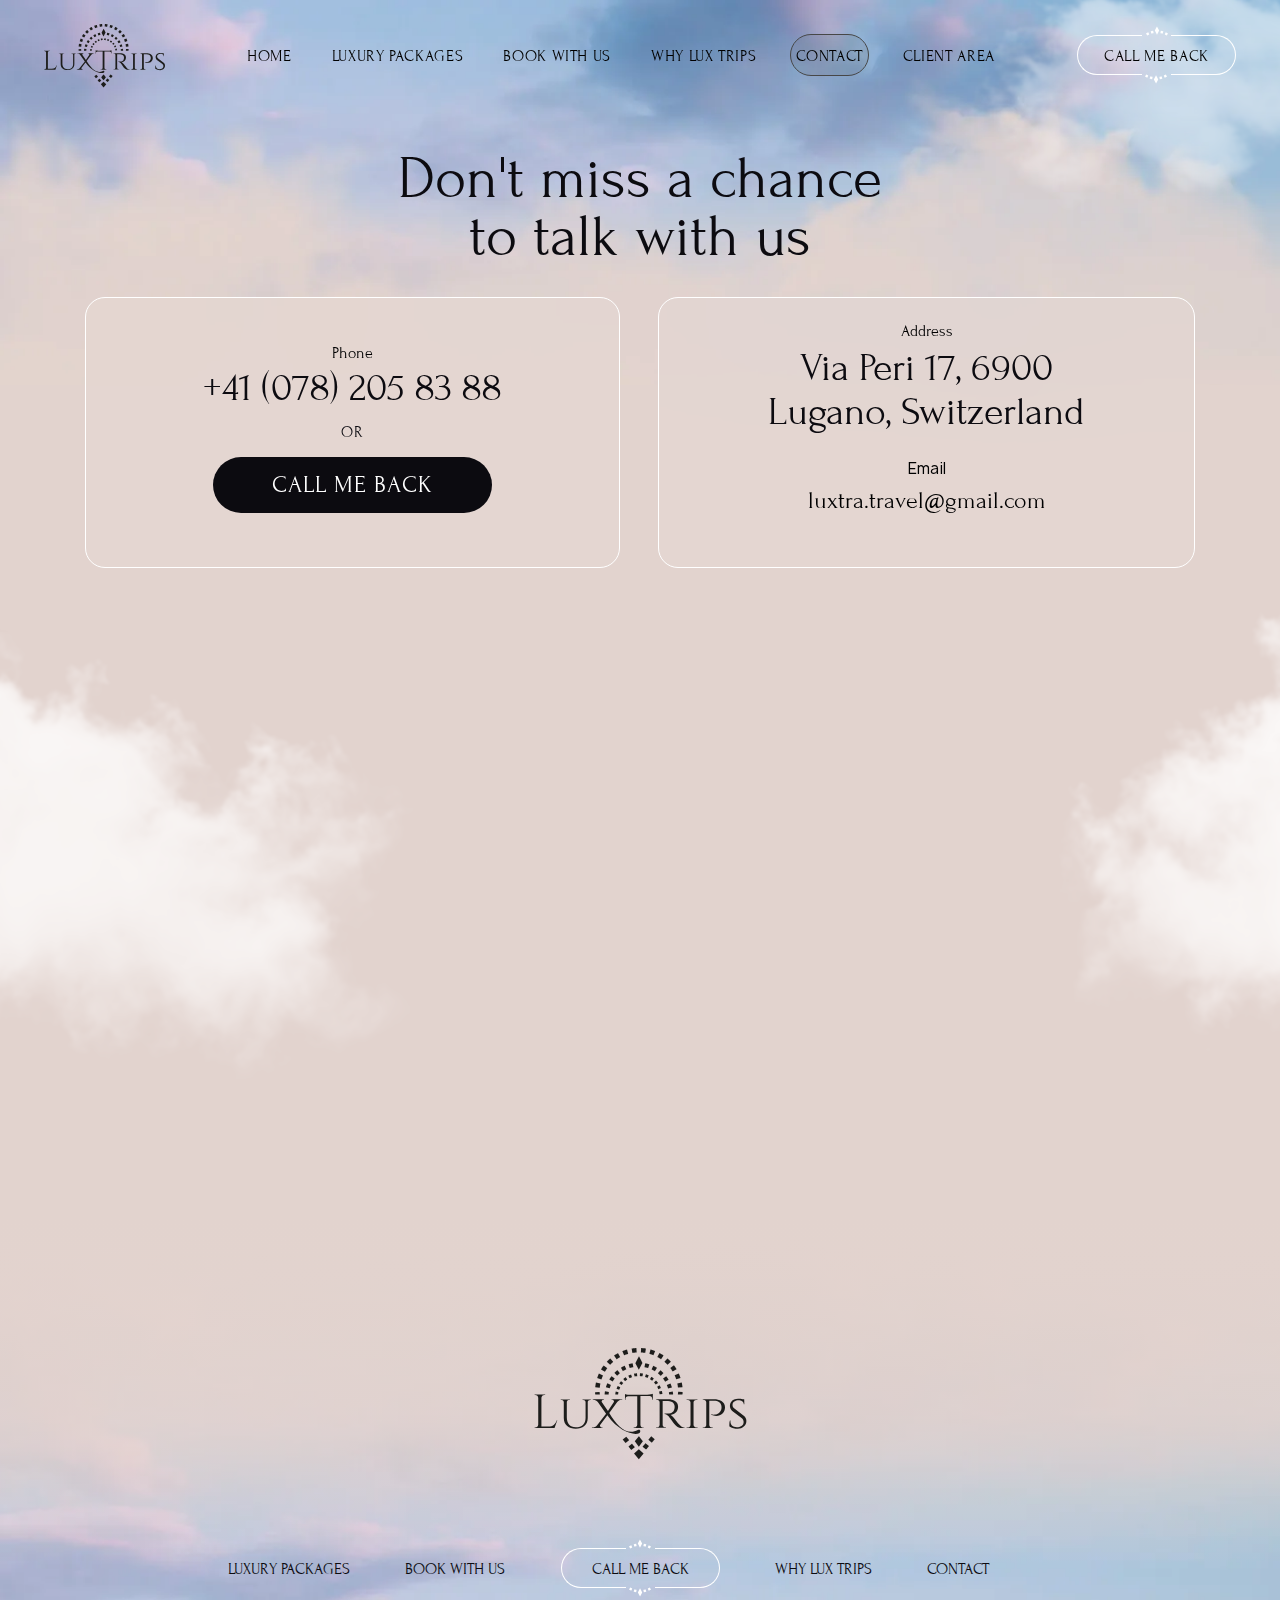
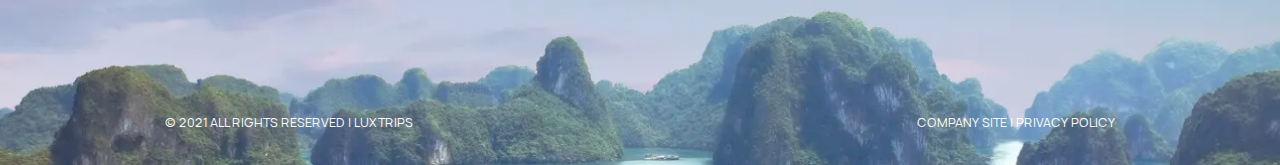
<file: pages/contact.html>
<!DOCTYPE html>
<html lang="en">
<head>
    <meta charset="UTF-8">
    <meta http-equiv="X-UA-Compatible" content="IE=edge">
    <meta name="viewport" content="width=device-width, initial-scale=1.0">
    <link rel="stylesheet" href="../styles/null.css">
    <link rel="stylesheet" href="../fonts/manrope/stylesheet.css">
    <link rel="stylesheet" href="../fonts/forum/stylesheet.css">
    <link rel="stylesheet" href="../styles/header-footer.css" />
    <link rel="stylesheet" href="../styles/contact.css">
    <script defer src="../js/header-footer.js"></script>
    <title>Contact</title>
</head>
<body>
	<header class="header">
		<div class="nav" id="nav">
				<div class="call__btn call__btn-md">Call Me</div>
				<div class="main__logo">
						<a href="../index.html" class="main__logo-link"><img class="main__logo-img" src="../images/header-footer/logo.svg" alt="logo"></a>
				</div>
				<div class="nav__menu" id="nav__menu">
						<ul class="nav__list" id="nav__list">
								<li class="nav__item"><a href="../index.html">Home</a></li>
								<li class="nav__item">
										<a href="./luxury-packages.html">Luxury packages</a>
								</li>
								<li class="nav__item">
										<a href="./book.html">Book with us</a>
								</li>
								<li class="nav__item">
										<a href="./why-lux-trips.html">Why Lux Trips</a>
								</li>
								<li class="nav__item">
										<a href="./contact.html">Contact</a>
								</li>
								<li class="nav__item">
										<a href="./client.html">Client Area</a>
								</li>
						</ul>
				</div>
				<div class="call__btn">
					<svg class="call__btn-top" width="22" height="10" viewBox="0 0 22 10" xmlns="http://www.w3.org/2000/svg">
							<path d="M10.9506 0.416992L9.85895 2.4859L8.80249 4.55481C9.55962 6.00745 10.2287 7.2664 10.977 8.69263L13.1516 4.55481L12.0335 2.4859L10.9506 0.416992Z"/>
									<path d="M21.9114 7.46877L21.8057 7.40714L21.7001 7.33671L21.5856 7.27508L21.48 7.20465L21.3655 7.14302L21.2599 7.0814L21.1542 7.01977L21.0398 6.95814L20.9253 6.89651L20.8197 6.84369L20.7052 6.78206L20.5908 6.72044L20.4851 6.65881L20.3707 6.60599L20.2562 6.54436L20.1418 6.49154L20.0273 6.43871L19.9129 6.38589L19.7984 6.32426L19.7368 6.29785L18.7244 8.50762L18.7684 8.52523L18.874 8.56925L18.9709 8.62207L19.0765 8.6749L19.1734 8.71892L19.2702 8.77174L19.3759 8.82456L19.4727 8.87738L19.5695 8.9214L19.6664 8.97423L19.772 9.03585L19.8689 9.08868L19.9657 9.1415L20.0626 9.19432L20.1594 9.24715L20.2562 9.30877L20.3531 9.3616L20.4499 9.41442L20.5468 9.47605L20.6436 9.53767L20.7316 9.5905L21.9994 7.52159L21.9114 7.46877Z"/>
									<path d="M17.1753 5.31201L17.0521 5.2768L16.9288 5.24158L16.8056 5.19756L16.6823 5.16235L16.559 5.13593L16.427 5.10072L16.3037 5.0655L16.1805 5.03029L16.0572 5.00388L15.9252 4.96866L15.8019 4.93345L15.6787 4.90703L15.5466 4.88062L15.4233 4.85421L15.2913 4.819L15.168 4.79258L15.036 4.77498L14.9127 4.74856L14.8423 4.73096L14.4021 7.1168L14.4549 7.12561L14.5694 7.15202L14.6838 7.16963L14.7895 7.19604L14.9039 7.22245L15.0184 7.24886L15.1328 7.27527L15.2385 7.30169L15.3529 7.31929L15.4674 7.35451L15.573 7.38092L15.6875 7.40733L15.8019 7.44255L15.9076 7.46896L16.0132 7.49537L16.1277 7.53059L16.2333 7.5658L16.3478 7.59221L16.4534 7.62743L16.5679 7.66264L16.6119 7.68025L17.3426 5.36484L17.2986 5.35603L17.1753 5.31201Z"/>
									<path d="M7.1213 4.72218L6.98925 4.74859L6.85719 4.77501L6.73393 4.79261L6.60187 4.81903L6.47862 4.85424L6.34656 4.88065L6.22331 4.90706L6.09125 4.93348L5.968 4.96869L5.84474 5.00391L5.72149 5.03032L5.58943 5.06553L5.46618 5.10075L5.34292 5.13596L5.21967 5.16238L5.09641 5.19759L4.97316 5.24161L4.8411 5.27683L4.72665 5.31204L4.67383 5.32965L5.40455 7.64507L5.43976 7.62746L5.55421 7.59224L5.65986 7.56583L5.76551 7.53062L5.87996 7.4954L5.99441 7.46899L6.10005 7.44258L6.2145 7.40736L6.32015 7.38095L6.4346 7.35454L6.54025 7.31932L6.6547 7.30172L6.76915 7.2753L6.8836 7.24889L6.98925 7.22248L7.1037 7.19607L7.21815 7.16966L7.3326 7.15205L7.44705 7.12564L7.55269 7.10803L7.61432 7.09923L7.17413 4.71338L7.1213 4.72218Z"/>
									<path d="M2.2176 6.27151L2.10315 6.32434L1.9887 6.38596L1.87425 6.43879L1.7598 6.49161L1.64535 6.54443L1.5309 6.60606L1.41645 6.65888L1.302 6.72051L1.19635 6.78214L1.0819 6.84377L0.967449 6.89659L0.861802 6.95822L0.747352 7.01984L0.641706 7.08147L0.527255 7.1431L0.421609 7.20472L0.307159 7.27515L0.201512 7.33678L0.095866 7.40721L-0.000976562 7.46004L1.27558 9.52895L1.35482 9.47612L1.45166 9.41449L1.5397 9.36167L1.63654 9.30885L1.73339 9.24722L1.83023 9.1944L1.93587 9.14157L2.03272 9.08875L2.12956 9.03593L2.2264 8.9743L2.32324 8.92148L2.42009 8.87746L2.52573 8.82464L2.62258 8.77181L2.71942 8.71899L2.82506 8.67497L2.92191 8.62215L3.02755 8.56932L3.1244 8.5253L3.23004 8.48128L3.28287 8.45487L2.27042 6.25391L2.2176 6.27151Z"/>
							</svg>
							<div class="call__btn-crawn">Call Me Back</div>
							<svg class="call__btn-bottom" width="22" height="10" viewBox="0 0 22 10" xmlns="http://www.w3.org/2000/svg">
									<path d="M10.9506 0.416992L9.85895 2.4859L8.80249 4.55481C9.55962 6.00745 10.2287 7.2664 10.977 8.69263L13.1516 4.55481L12.0335 2.4859L10.9506 0.416992Z"/>
									<path d="M21.9114 7.46877L21.8057 7.40714L21.7001 7.33671L21.5856 7.27508L21.48 7.20465L21.3655 7.14302L21.2599 7.0814L21.1542 7.01977L21.0398 6.95814L20.9253 6.89651L20.8197 6.84369L20.7052 6.78206L20.5908 6.72044L20.4851 6.65881L20.3707 6.60599L20.2562 6.54436L20.1418 6.49154L20.0273 6.43871L19.9129 6.38589L19.7984 6.32426L19.7368 6.29785L18.7244 8.50762L18.7684 8.52523L18.874 8.56925L18.9709 8.62207L19.0765 8.6749L19.1734 8.71892L19.2702 8.77174L19.3759 8.82456L19.4727 8.87738L19.5695 8.9214L19.6664 8.97423L19.772 9.03585L19.8689 9.08868L19.9657 9.1415L20.0626 9.19432L20.1594 9.24715L20.2562 9.30877L20.3531 9.3616L20.4499 9.41442L20.5468 9.47605L20.6436 9.53767L20.7316 9.5905L21.9994 7.52159L21.9114 7.46877Z"/>
									<path d="M17.1753 5.31201L17.0521 5.2768L16.9288 5.24158L16.8056 5.19756L16.6823 5.16235L16.559 5.13593L16.427 5.10072L16.3037 5.0655L16.1805 5.03029L16.0572 5.00388L15.9252 4.96866L15.8019 4.93345L15.6787 4.90703L15.5466 4.88062L15.4233 4.85421L15.2913 4.819L15.168 4.79258L15.036 4.77498L14.9127 4.74856L14.8423 4.73096L14.4021 7.1168L14.4549 7.12561L14.5694 7.15202L14.6838 7.16963L14.7895 7.19604L14.9039 7.22245L15.0184 7.24886L15.1328 7.27527L15.2385 7.30169L15.3529 7.31929L15.4674 7.35451L15.573 7.38092L15.6875 7.40733L15.8019 7.44255L15.9076 7.46896L16.0132 7.49537L16.1277 7.53059L16.2333 7.5658L16.3478 7.59221L16.4534 7.62743L16.5679 7.66264L16.6119 7.68025L17.3426 5.36484L17.2986 5.35603L17.1753 5.31201Z"/>
									<path d="M7.1213 4.72218L6.98925 4.74859L6.85719 4.77501L6.73393 4.79261L6.60187 4.81903L6.47862 4.85424L6.34656 4.88065L6.22331 4.90706L6.09125 4.93348L5.968 4.96869L5.84474 5.00391L5.72149 5.03032L5.58943 5.06553L5.46618 5.10075L5.34292 5.13596L5.21967 5.16238L5.09641 5.19759L4.97316 5.24161L4.8411 5.27683L4.72665 5.31204L4.67383 5.32965L5.40455 7.64507L5.43976 7.62746L5.55421 7.59224L5.65986 7.56583L5.76551 7.53062L5.87996 7.4954L5.99441 7.46899L6.10005 7.44258L6.2145 7.40736L6.32015 7.38095L6.4346 7.35454L6.54025 7.31932L6.6547 7.30172L6.76915 7.2753L6.8836 7.24889L6.98925 7.22248L7.1037 7.19607L7.21815 7.16966L7.3326 7.15205L7.44705 7.12564L7.55269 7.10803L7.61432 7.09923L7.17413 4.71338L7.1213 4.72218Z"/>
									<path d="M2.2176 6.27151L2.10315 6.32434L1.9887 6.38596L1.87425 6.43879L1.7598 6.49161L1.64535 6.54443L1.5309 6.60606L1.41645 6.65888L1.302 6.72051L1.19635 6.78214L1.0819 6.84377L0.967449 6.89659L0.861802 6.95822L0.747352 7.01984L0.641706 7.08147L0.527255 7.1431L0.421609 7.20472L0.307159 7.27515L0.201512 7.33678L0.095866 7.40721L-0.000976562 7.46004L1.27558 9.52895L1.35482 9.47612L1.45166 9.41449L1.5397 9.36167L1.63654 9.30885L1.73339 9.24722L1.83023 9.1944L1.93587 9.14157L2.03272 9.08875L2.12956 9.03593L2.2264 8.9743L2.32324 8.92148L2.42009 8.87746L2.52573 8.82464L2.62258 8.77181L2.71942 8.71899L2.82506 8.67497L2.92191 8.62215L3.02755 8.56932L3.1244 8.5253L3.23004 8.48128L3.28287 8.45487L2.27042 6.25391L2.2176 6.27151Z"/>
							</svg>
					</div>
					<div class="nav__burger" id="nav__burger">
							<div class="nav__burger-btn"></div>
					</div>
			</div>
	</header>
    <main class="contact section-main">
        <div class="container-contact">
            <h1 class="section-title">Don't miss a chance <br>
                to talk with us</h1>
    
            <div class="wrapper">
                <div class="block phone-block">
                    <span class="block__title">Phone</span>
                    <a href="tel:410782058388" class="phone-number">+41 (078) 205 83 88</a>
                    <span class="block-subtitle">or</span>
                    <div class="block-btn call__btn-main">Call Me Back</div>
                </div>
                <div class="block address-block">
                    <span class="block__title">Address</span>
                    <span class="block-address">Via Peri 17, 6900 <br>
                        Lugano, Switzerland</span>
                    <span class="email">Email</span>
                    <a href="mailto:luxtra.travel@gmail.com" class="email-address-block">luxtra.travel@gmail.com</a>
                </div>
            </div>
    
            <div class="map">
                <iframe src="https://www.google.com/maps/embed?pb=!1m18!1m12!1m3!1d2771.253662239248!2d8.947874611175994!3d46.0061290709673!2m3!1f0!2f0!3f0!3m2!1i1024!2i768!4f13.1!3m3!1m2!1s0x47842d8edb51c375%3A0xfac7ed708a2e1741!2zVmlhIFBpZXRybyBQZXJpIDE3LCA2OTAwIEx1Z2Fubywg0KjQstC10LnRhtCw0YDQuNGP!5e0!3m2!1sru!2sde!4v1687708527702!5m2!1sru!2sde" allowfullscreen="" loading="lazy" referrerpolicy="no-referrer-when-downgrade"></iframe>
            </div>
        </div>
    </main>
	<footer class="footer">
		<div class="footer__wrapper">
			<div class="footer__top">
				<div class="main__logo">
						<a href="../index.html" class="main__logo-link"><img class="main__logo-footer" src="../images/header-footer/logo.svg" alt="logo"></a>
				</div>
				</div>
				<div class="footer__middle">
					<ul class="footer__middle-list footer__middle-first">
						<li class="footer__middle-item"><a href="luxury-packages.html">Luxury packages</a></li>
						<li class="footer__middle-item"><a href="book.html">Book with us</a></li>
					</ul>
					<div class="call__btn call__btn-footer">
					<svg class="call__btn-top" width="22" height="10" viewBox="0 0 22 10" xmlns="http://www.w3.org/2000/svg">
							<path d="M10.9506 0.416992L9.85895 2.4859L8.80249 4.55481C9.55962 6.00745 10.2287 7.2664 10.977 8.69263L13.1516 4.55481L12.0335 2.4859L10.9506 0.416992Z"/>
										<path d="M21.9114 7.46877L21.8057 7.40714L21.7001 7.33671L21.5856 7.27508L21.48 7.20465L21.3655 7.14302L21.2599 7.0814L21.1542 7.01977L21.0398 6.95814L20.9253 6.89651L20.8197 6.84369L20.7052 6.78206L20.5908 6.72044L20.4851 6.65881L20.3707 6.60599L20.2562 6.54436L20.1418 6.49154L20.0273 6.43871L19.9129 6.38589L19.7984 6.32426L19.7368 6.29785L18.7244 8.50762L18.7684 8.52523L18.874 8.56925L18.9709 8.62207L19.0765 8.6749L19.1734 8.71892L19.2702 8.77174L19.3759 8.82456L19.4727 8.87738L19.5695 8.9214L19.6664 8.97423L19.772 9.03585L19.8689 9.08868L19.9657 9.1415L20.0626 9.19432L20.1594 9.24715L20.2562 9.30877L20.3531 9.3616L20.4499 9.41442L20.5468 9.47605L20.6436 9.53767L20.7316 9.5905L21.9994 7.52159L21.9114 7.46877Z"/>
										<path d="M17.1753 5.31201L17.0521 5.2768L16.9288 5.24158L16.8056 5.19756L16.6823 5.16235L16.559 5.13593L16.427 5.10072L16.3037 5.0655L16.1805 5.03029L16.0572 5.00388L15.9252 4.96866L15.8019 4.93345L15.6787 4.90703L15.5466 4.88062L15.4233 4.85421L15.2913 4.819L15.168 4.79258L15.036 4.77498L14.9127 4.74856L14.8423 4.73096L14.4021 7.1168L14.4549 7.12561L14.5694 7.15202L14.6838 7.16963L14.7895 7.19604L14.9039 7.22245L15.0184 7.24886L15.1328 7.27527L15.2385 7.30169L15.3529 7.31929L15.4674 7.35451L15.573 7.38092L15.6875 7.40733L15.8019 7.44255L15.9076 7.46896L16.0132 7.49537L16.1277 7.53059L16.2333 7.5658L16.3478 7.59221L16.4534 7.62743L16.5679 7.66264L16.6119 7.68025L17.3426 5.36484L17.2986 5.35603L17.1753 5.31201Z"/>
										<path d="M7.1213 4.72218L6.98925 4.74859L6.85719 4.77501L6.73393 4.79261L6.60187 4.81903L6.47862 4.85424L6.34656 4.88065L6.22331 4.90706L6.09125 4.93348L5.968 4.96869L5.84474 5.00391L5.72149 5.03032L5.58943 5.06553L5.46618 5.10075L5.34292 5.13596L5.21967 5.16238L5.09641 5.19759L4.97316 5.24161L4.8411 5.27683L4.72665 5.31204L4.67383 5.32965L5.40455 7.64507L5.43976 7.62746L5.55421 7.59224L5.65986 7.56583L5.76551 7.53062L5.87996 7.4954L5.99441 7.46899L6.10005 7.44258L6.2145 7.40736L6.32015 7.38095L6.4346 7.35454L6.54025 7.31932L6.6547 7.30172L6.76915 7.2753L6.8836 7.24889L6.98925 7.22248L7.1037 7.19607L7.21815 7.16966L7.3326 7.15205L7.44705 7.12564L7.55269 7.10803L7.61432 7.09923L7.17413 4.71338L7.1213 4.72218Z"/>
										<path d="M2.2176 6.27151L2.10315 6.32434L1.9887 6.38596L1.87425 6.43879L1.7598 6.49161L1.64535 6.54443L1.5309 6.60606L1.41645 6.65888L1.302 6.72051L1.19635 6.78214L1.0819 6.84377L0.967449 6.89659L0.861802 6.95822L0.747352 7.01984L0.641706 7.08147L0.527255 7.1431L0.421609 7.20472L0.307159 7.27515L0.201512 7.33678L0.095866 7.40721L-0.000976562 7.46004L1.27558 9.52895L1.35482 9.47612L1.45166 9.41449L1.5397 9.36167L1.63654 9.30885L1.73339 9.24722L1.83023 9.1944L1.93587 9.14157L2.03272 9.08875L2.12956 9.03593L2.2264 8.9743L2.32324 8.92148L2.42009 8.87746L2.52573 8.82464L2.62258 8.77181L2.71942 8.71899L2.82506 8.67497L2.92191 8.62215L3.02755 8.56932L3.1244 8.5253L3.23004 8.48128L3.28287 8.45487L2.27042 6.25391L2.2176 6.27151Z"/>
									</svg>
									<div class="call__btn-crawn">Call Me Back</div>
									<svg class="call__btn-bottom" width="22" height="10" viewBox="0 0 22 10" xmlns="http://www.w3.org/2000/svg">
									<path d="M10.9506 0.416992L9.85895 2.4859L8.80249 4.55481C9.55962 6.00745 10.2287 7.2664 10.977 8.69263L13.1516 4.55481L12.0335 2.4859L10.9506 0.416992Z"/>
									<path d="M21.9114 7.46877L21.8057 7.40714L21.7001 7.33671L21.5856 7.27508L21.48 7.20465L21.3655 7.14302L21.2599 7.0814L21.1542 7.01977L21.0398 6.95814L20.9253 6.89651L20.8197 6.84369L20.7052 6.78206L20.5908 6.72044L20.4851 6.65881L20.3707 6.60599L20.2562 6.54436L20.1418 6.49154L20.0273 6.43871L19.9129 6.38589L19.7984 6.32426L19.7368 6.29785L18.7244 8.50762L18.7684 8.52523L18.874 8.56925L18.9709 8.62207L19.0765 8.6749L19.1734 8.71892L19.2702 8.77174L19.3759 8.82456L19.4727 8.87738L19.5695 8.9214L19.6664 8.97423L19.772 9.03585L19.8689 9.08868L19.9657 9.1415L20.0626 9.19432L20.1594 9.24715L20.2562 9.30877L20.3531 9.3616L20.4499 9.41442L20.5468 9.47605L20.6436 9.53767L20.7316 9.5905L21.9994 7.52159L21.9114 7.46877Z"/>
									<path d="M17.1753 5.31201L17.0521 5.2768L16.9288 5.24158L16.8056 5.19756L16.6823 5.16235L16.559 5.13593L16.427 5.10072L16.3037 5.0655L16.1805 5.03029L16.0572 5.00388L15.9252 4.96866L15.8019 4.93345L15.6787 4.90703L15.5466 4.88062L15.4233 4.85421L15.2913 4.819L15.168 4.79258L15.036 4.77498L14.9127 4.74856L14.8423 4.73096L14.4021 7.1168L14.4549 7.12561L14.5694 7.15202L14.6838 7.16963L14.7895 7.19604L14.9039 7.22245L15.0184 7.24886L15.1328 7.27527L15.2385 7.30169L15.3529 7.31929L15.4674 7.35451L15.573 7.38092L15.6875 7.40733L15.8019 7.44255L15.9076 7.46896L16.0132 7.49537L16.1277 7.53059L16.2333 7.5658L16.3478 7.59221L16.4534 7.62743L16.5679 7.66264L16.6119 7.68025L17.3426 5.36484L17.2986 5.35603L17.1753 5.31201Z"/>
									<path d="M7.1213 4.72218L6.98925 4.74859L6.85719 4.77501L6.73393 4.79261L6.60187 4.81903L6.47862 4.85424L6.34656 4.88065L6.22331 4.90706L6.09125 4.93348L5.968 4.96869L5.84474 5.00391L5.72149 5.03032L5.58943 5.06553L5.46618 5.10075L5.34292 5.13596L5.21967 5.16238L5.09641 5.19759L4.97316 5.24161L4.8411 5.27683L4.72665 5.31204L4.67383 5.32965L5.40455 7.64507L5.43976 7.62746L5.55421 7.59224L5.65986 7.56583L5.76551 7.53062L5.87996 7.4954L5.99441 7.46899L6.10005 7.44258L6.2145 7.40736L6.32015 7.38095L6.4346 7.35454L6.54025 7.31932L6.6547 7.30172L6.76915 7.2753L6.8836 7.24889L6.98925 7.22248L7.1037 7.19607L7.21815 7.16966L7.3326 7.15205L7.44705 7.12564L7.55269 7.10803L7.61432 7.09923L7.17413 4.71338L7.1213 4.72218Z"/>
									<path d="M2.2176 6.27151L2.10315 6.32434L1.9887 6.38596L1.87425 6.43879L1.7598 6.49161L1.64535 6.54443L1.5309 6.60606L1.41645 6.65888L1.302 6.72051L1.19635 6.78214L1.0819 6.84377L0.967449 6.89659L0.861802 6.95822L0.747352 7.01984L0.641706 7.08147L0.527255 7.1431L0.421609 7.20472L0.307159 7.27515L0.201512 7.33678L0.095866 7.40721L-0.000976562 7.46004L1.27558 9.52895L1.35482 9.47612L1.45166 9.41449L1.5397 9.36167L1.63654 9.30885L1.73339 9.24722L1.83023 9.1944L1.93587 9.14157L2.03272 9.08875L2.12956 9.03593L2.2264 8.9743L2.32324 8.92148L2.42009 8.87746L2.52573 8.82464L2.62258 8.77181L2.71942 8.71899L2.82506 8.67497L2.92191 8.62215L3.02755 8.56932L3.1244 8.5253L3.23004 8.48128L3.28287 8.45487L2.27042 6.25391L2.2176 6.27151Z"/>
							</svg>
					</div>
					<ul class="footer__middle-list footer__middle-second">
							<li class="footer__middle-item"><a href="why-lux-trips.html">Why Lux Trips</a></li>
							<li class="footer__middle-item"><a href="contact.html">Contact</a></li>
					</ul>
			</div>
			<div class="footer__bottom">
					<div class="footer__rights">© 2021 All Rights Reserved | Luxtrips</div>
					<div class="footer__rights">Company Site | Privacy Policy</div>
			</div>
			</div>
	</footer>
	<div class="modal" id="modal">
			<div class="modal__frame" id="modal__frame"></div>
			<div class="modal__menu" id="modal__menu">
					<div class="modal__close" id="modal__close"></div>
					<div class="modal__title">Contact</div>
					<form action="#" class="modal__form">
							<input type="text" placeholder="Name" class="modal__text">
							<input type="tel" placeholder="Phone" class="modal__tel">
							<input type="submit" value="Call me back" class="modal__btn" id="modal__btn">
					</form>
			</div>
	</div>    
</body>
</html>
</file>
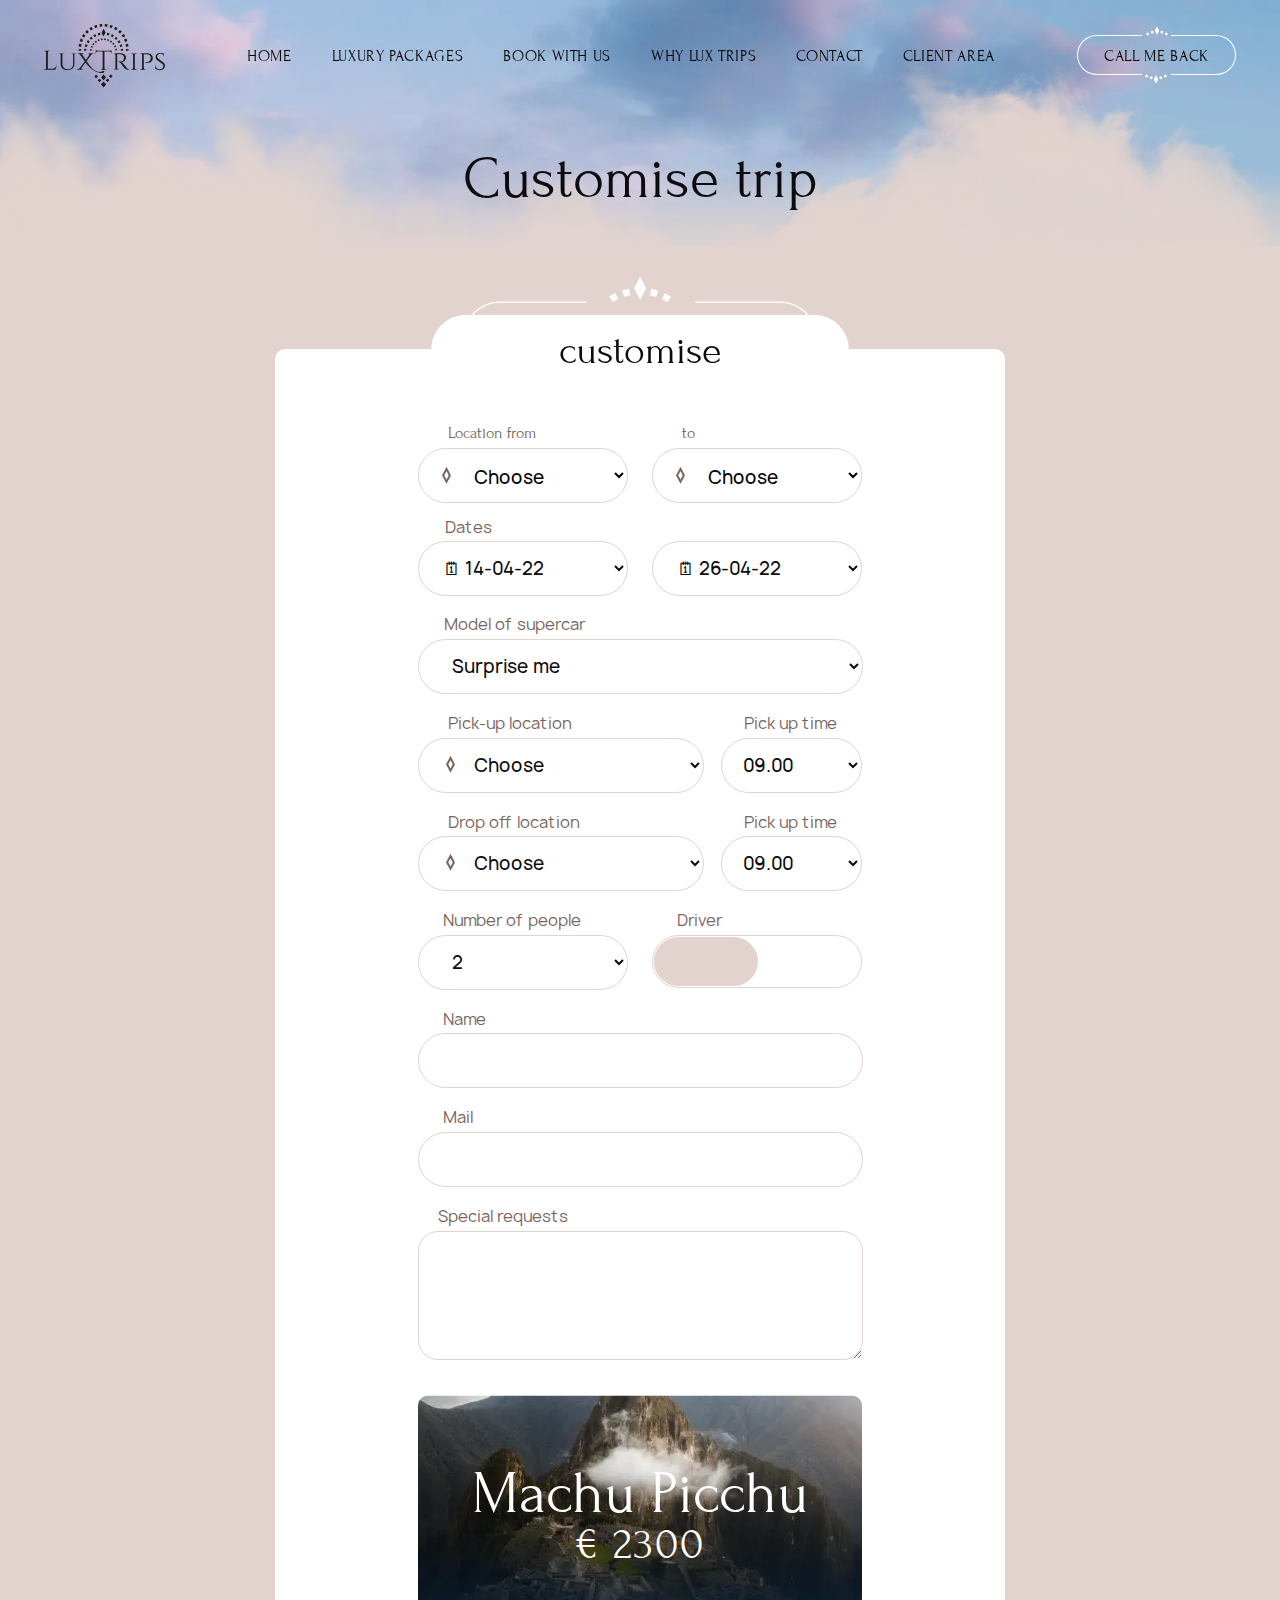
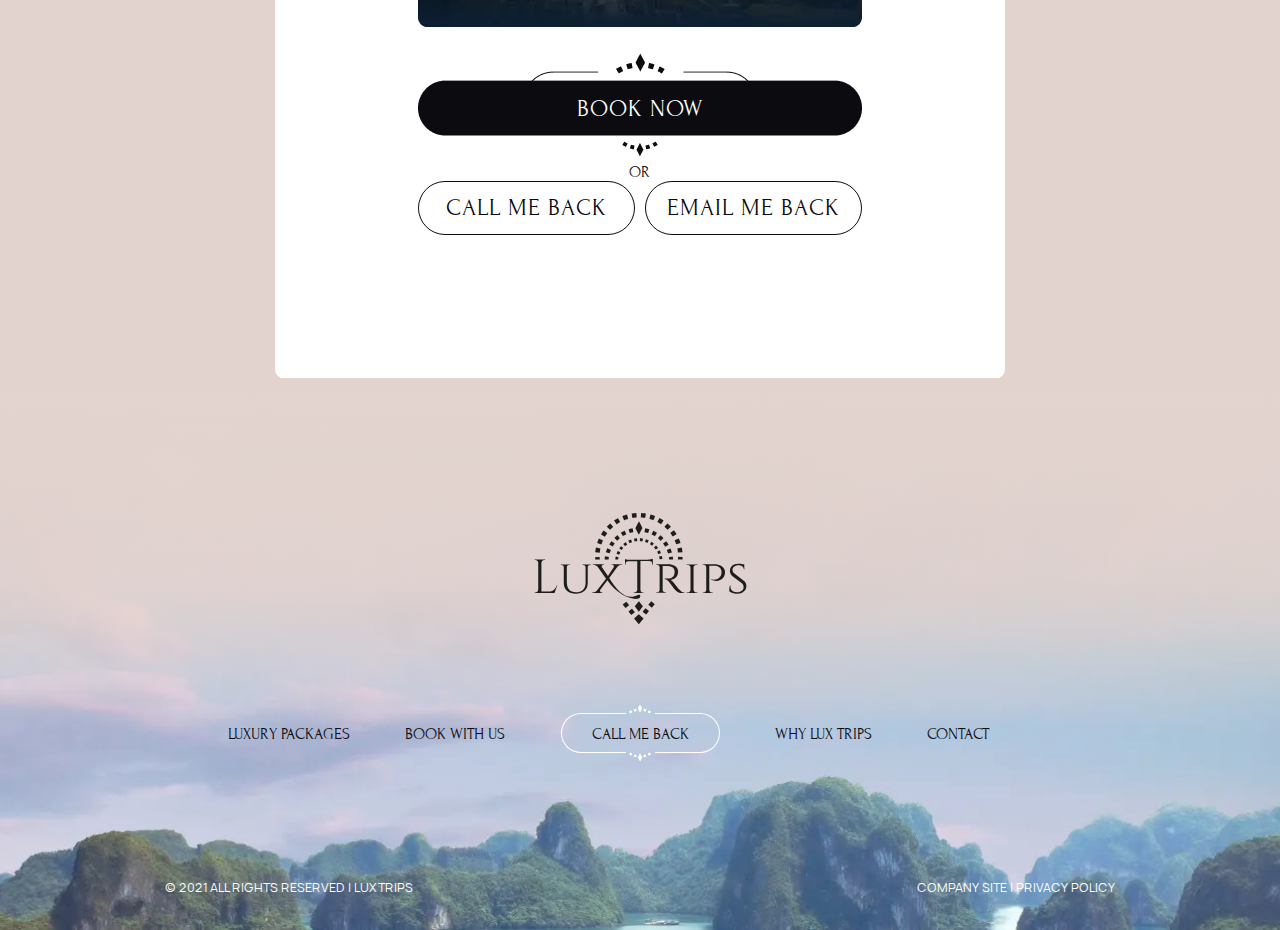
<file: pages/customise.html>
<!DOCTYPE html>
<html lang="en">

<head>
	<meta charset="UTF-8">
	<meta http-equiv="X-UA-Compatible" content="IE=edge">
	<meta name="viewport" content="width=device-width, initial-scale=1.0">
	<title>Customise</title>
	<link rel="stylesheet" href="../styles/null.css">
	<link rel="stylesheet" href="../fonts/manrope/stylesheet.css">
	<link rel="stylesheet" href="../fonts/forum/stylesheet.css">
	<link rel="stylesheet" href="../styles/header-footer.css">
	<link rel="stylesheet" href="../styles/customise.css">
	<script defer src="../js/header-footer.js"></script>
</head>
<body class="body">
	<header class="header">
		<div class="nav" id="nav">
				<div class="call__btn call__btn-md">Call Me</div>
				<div class="main__logo">
						<a href="../index.html" class="main__logo-link"><img class="main__logo-img" src="../images/header-footer/logo.svg" alt="logo"></a>
				</div>
				<div class="nav__menu" id="nav__menu">
						<ul class="nav__list" id="nav__list">
								<li class="nav__item"><a href="../index.html">Home</a></li>
								<li class="nav__item">
										<a href="./luxury-packages.html">Luxury packages</a>
								</li>
								<li class="nav__item">
										<a href="./book.html">Book with us</a>
								</li>
								<li class="nav__item">
										<a href="./why-lux-trips.html">Why Lux Trips</a>
								</li>
								<li class="nav__item">
										<a href="./contact.html">Contact</a>
								</li>
								<li class="nav__item">
										<a href="./client.html">Client Area</a>
								</li>
						</ul>
				</div>
				<div class="call__btn">
					<svg class="call__btn-top" width="22" height="10" viewBox="0 0 22 10" xmlns="http://www.w3.org/2000/svg">
							<path d="M10.9506 0.416992L9.85895 2.4859L8.80249 4.55481C9.55962 6.00745 10.2287 7.2664 10.977 8.69263L13.1516 4.55481L12.0335 2.4859L10.9506 0.416992Z"/>
									<path d="M21.9114 7.46877L21.8057 7.40714L21.7001 7.33671L21.5856 7.27508L21.48 7.20465L21.3655 7.14302L21.2599 7.0814L21.1542 7.01977L21.0398 6.95814L20.9253 6.89651L20.8197 6.84369L20.7052 6.78206L20.5908 6.72044L20.4851 6.65881L20.3707 6.60599L20.2562 6.54436L20.1418 6.49154L20.0273 6.43871L19.9129 6.38589L19.7984 6.32426L19.7368 6.29785L18.7244 8.50762L18.7684 8.52523L18.874 8.56925L18.9709 8.62207L19.0765 8.6749L19.1734 8.71892L19.2702 8.77174L19.3759 8.82456L19.4727 8.87738L19.5695 8.9214L19.6664 8.97423L19.772 9.03585L19.8689 9.08868L19.9657 9.1415L20.0626 9.19432L20.1594 9.24715L20.2562 9.30877L20.3531 9.3616L20.4499 9.41442L20.5468 9.47605L20.6436 9.53767L20.7316 9.5905L21.9994 7.52159L21.9114 7.46877Z"/>
									<path d="M17.1753 5.31201L17.0521 5.2768L16.9288 5.24158L16.8056 5.19756L16.6823 5.16235L16.559 5.13593L16.427 5.10072L16.3037 5.0655L16.1805 5.03029L16.0572 5.00388L15.9252 4.96866L15.8019 4.93345L15.6787 4.90703L15.5466 4.88062L15.4233 4.85421L15.2913 4.819L15.168 4.79258L15.036 4.77498L14.9127 4.74856L14.8423 4.73096L14.4021 7.1168L14.4549 7.12561L14.5694 7.15202L14.6838 7.16963L14.7895 7.19604L14.9039 7.22245L15.0184 7.24886L15.1328 7.27527L15.2385 7.30169L15.3529 7.31929L15.4674 7.35451L15.573 7.38092L15.6875 7.40733L15.8019 7.44255L15.9076 7.46896L16.0132 7.49537L16.1277 7.53059L16.2333 7.5658L16.3478 7.59221L16.4534 7.62743L16.5679 7.66264L16.6119 7.68025L17.3426 5.36484L17.2986 5.35603L17.1753 5.31201Z"/>
									<path d="M7.1213 4.72218L6.98925 4.74859L6.85719 4.77501L6.73393 4.79261L6.60187 4.81903L6.47862 4.85424L6.34656 4.88065L6.22331 4.90706L6.09125 4.93348L5.968 4.96869L5.84474 5.00391L5.72149 5.03032L5.58943 5.06553L5.46618 5.10075L5.34292 5.13596L5.21967 5.16238L5.09641 5.19759L4.97316 5.24161L4.8411 5.27683L4.72665 5.31204L4.67383 5.32965L5.40455 7.64507L5.43976 7.62746L5.55421 7.59224L5.65986 7.56583L5.76551 7.53062L5.87996 7.4954L5.99441 7.46899L6.10005 7.44258L6.2145 7.40736L6.32015 7.38095L6.4346 7.35454L6.54025 7.31932L6.6547 7.30172L6.76915 7.2753L6.8836 7.24889L6.98925 7.22248L7.1037 7.19607L7.21815 7.16966L7.3326 7.15205L7.44705 7.12564L7.55269 7.10803L7.61432 7.09923L7.17413 4.71338L7.1213 4.72218Z"/>
									<path d="M2.2176 6.27151L2.10315 6.32434L1.9887 6.38596L1.87425 6.43879L1.7598 6.49161L1.64535 6.54443L1.5309 6.60606L1.41645 6.65888L1.302 6.72051L1.19635 6.78214L1.0819 6.84377L0.967449 6.89659L0.861802 6.95822L0.747352 7.01984L0.641706 7.08147L0.527255 7.1431L0.421609 7.20472L0.307159 7.27515L0.201512 7.33678L0.095866 7.40721L-0.000976562 7.46004L1.27558 9.52895L1.35482 9.47612L1.45166 9.41449L1.5397 9.36167L1.63654 9.30885L1.73339 9.24722L1.83023 9.1944L1.93587 9.14157L2.03272 9.08875L2.12956 9.03593L2.2264 8.9743L2.32324 8.92148L2.42009 8.87746L2.52573 8.82464L2.62258 8.77181L2.71942 8.71899L2.82506 8.67497L2.92191 8.62215L3.02755 8.56932L3.1244 8.5253L3.23004 8.48128L3.28287 8.45487L2.27042 6.25391L2.2176 6.27151Z"/>
							</svg>
							<div class="call__btn-crawn">Call Me Back</div>
							<svg class="call__btn-bottom" width="22" height="10" viewBox="0 0 22 10" xmlns="http://www.w3.org/2000/svg">
									<path d="M10.9506 0.416992L9.85895 2.4859L8.80249 4.55481C9.55962 6.00745 10.2287 7.2664 10.977 8.69263L13.1516 4.55481L12.0335 2.4859L10.9506 0.416992Z"/>
									<path d="M21.9114 7.46877L21.8057 7.40714L21.7001 7.33671L21.5856 7.27508L21.48 7.20465L21.3655 7.14302L21.2599 7.0814L21.1542 7.01977L21.0398 6.95814L20.9253 6.89651L20.8197 6.84369L20.7052 6.78206L20.5908 6.72044L20.4851 6.65881L20.3707 6.60599L20.2562 6.54436L20.1418 6.49154L20.0273 6.43871L19.9129 6.38589L19.7984 6.32426L19.7368 6.29785L18.7244 8.50762L18.7684 8.52523L18.874 8.56925L18.9709 8.62207L19.0765 8.6749L19.1734 8.71892L19.2702 8.77174L19.3759 8.82456L19.4727 8.87738L19.5695 8.9214L19.6664 8.97423L19.772 9.03585L19.8689 9.08868L19.9657 9.1415L20.0626 9.19432L20.1594 9.24715L20.2562 9.30877L20.3531 9.3616L20.4499 9.41442L20.5468 9.47605L20.6436 9.53767L20.7316 9.5905L21.9994 7.52159L21.9114 7.46877Z"/>
									<path d="M17.1753 5.31201L17.0521 5.2768L16.9288 5.24158L16.8056 5.19756L16.6823 5.16235L16.559 5.13593L16.427 5.10072L16.3037 5.0655L16.1805 5.03029L16.0572 5.00388L15.9252 4.96866L15.8019 4.93345L15.6787 4.90703L15.5466 4.88062L15.4233 4.85421L15.2913 4.819L15.168 4.79258L15.036 4.77498L14.9127 4.74856L14.8423 4.73096L14.4021 7.1168L14.4549 7.12561L14.5694 7.15202L14.6838 7.16963L14.7895 7.19604L14.9039 7.22245L15.0184 7.24886L15.1328 7.27527L15.2385 7.30169L15.3529 7.31929L15.4674 7.35451L15.573 7.38092L15.6875 7.40733L15.8019 7.44255L15.9076 7.46896L16.0132 7.49537L16.1277 7.53059L16.2333 7.5658L16.3478 7.59221L16.4534 7.62743L16.5679 7.66264L16.6119 7.68025L17.3426 5.36484L17.2986 5.35603L17.1753 5.31201Z"/>
									<path d="M7.1213 4.72218L6.98925 4.74859L6.85719 4.77501L6.73393 4.79261L6.60187 4.81903L6.47862 4.85424L6.34656 4.88065L6.22331 4.90706L6.09125 4.93348L5.968 4.96869L5.84474 5.00391L5.72149 5.03032L5.58943 5.06553L5.46618 5.10075L5.34292 5.13596L5.21967 5.16238L5.09641 5.19759L4.97316 5.24161L4.8411 5.27683L4.72665 5.31204L4.67383 5.32965L5.40455 7.64507L5.43976 7.62746L5.55421 7.59224L5.65986 7.56583L5.76551 7.53062L5.87996 7.4954L5.99441 7.46899L6.10005 7.44258L6.2145 7.40736L6.32015 7.38095L6.4346 7.35454L6.54025 7.31932L6.6547 7.30172L6.76915 7.2753L6.8836 7.24889L6.98925 7.22248L7.1037 7.19607L7.21815 7.16966L7.3326 7.15205L7.44705 7.12564L7.55269 7.10803L7.61432 7.09923L7.17413 4.71338L7.1213 4.72218Z"/>
									<path d="M2.2176 6.27151L2.10315 6.32434L1.9887 6.38596L1.87425 6.43879L1.7598 6.49161L1.64535 6.54443L1.5309 6.60606L1.41645 6.65888L1.302 6.72051L1.19635 6.78214L1.0819 6.84377L0.967449 6.89659L0.861802 6.95822L0.747352 7.01984L0.641706 7.08147L0.527255 7.1431L0.421609 7.20472L0.307159 7.27515L0.201512 7.33678L0.095866 7.40721L-0.000976562 7.46004L1.27558 9.52895L1.35482 9.47612L1.45166 9.41449L1.5397 9.36167L1.63654 9.30885L1.73339 9.24722L1.83023 9.1944L1.93587 9.14157L2.03272 9.08875L2.12956 9.03593L2.2264 8.9743L2.32324 8.92148L2.42009 8.87746L2.52573 8.82464L2.62258 8.77181L2.71942 8.71899L2.82506 8.67497L2.92191 8.62215L3.02755 8.56932L3.1244 8.5253L3.23004 8.48128L3.28287 8.45487L2.27042 6.25391L2.2176 6.27151Z"/>
							</svg>
					</div>
					<div class="nav__burger" id="nav__burger">
							<div class="nav__burger-btn"></div>
					</div>
			</div>
	</header>
	<main class="main">
		<h1 class="customise-title">Customise trip</h1>
		<div class="customise-cloud"></div>
		<div class="wrapper">
			<div class="wrapper-inner">
				<div class="section-img flex">
					<img src="../images/customise-img/Layer 3.png" alt="layer" class="bg-top">
					<img src="../images/customise-img/Subtract.png" alt="subtract" class="bg-wrapper">
					<img src="../images/customise-img/Rectangle 30.png" alt="rectangle" class="bg-bottom">
					<h2 class="forms-title">
						customise
					</h2>
				</div>
				<form action="#" method="post" class="form">
					<div class="location">
						<div class="name-countri">
							<label class="name-countri-label" for="location">
								Location from
							</label>
							<select name="countri" id="#" class="countri-select">
								<option value>Choose</option>
								<option value="Ankara">Ankara</option>
								<option value="Moscow">Moscow</option>
								<option value="Kiev">Kiev</option>
							</select>
						</div>
						<div class="name-countri">
							<label class="name-countri-label" for="location">
								to
							</label>
							<select name="countri" id="" class="countri-select">
								<option value>Choose</option>
								<option value="Ankara">Ankara</option>
								<option value="Moscow">Moscow</option>
								<option value="Kiev">Kiev</option>
							</select>
						</div>
					</div>
					<div class="dates">
						<div class="date-start">
							<label class="date-1" for="location">
								Dates
							</label>
							<select name="date" class="date-select">
								<option value="date-1">&#128467;&nbsp;14-04-22</option>
								<option value="date-2">&#128467;&nbsp;18-04-22</option>
							</select>
						</div>
						<div class="date-end">
							<label for="date-end">
								<span class="span-wrapper"></span>
							</label>
							<select name="date" class="date-select">
								<option value="date-3">&#128467;&nbsp;26-04-22</option>
								<option value="date-4">&#128467;&nbsp;28-04-22</option>
							</select>
						</div>
					</div>
					<div class="car-selection flex">
						<label for="cars" class="cars">
							Model of supercar
						</label>
						<select name="model-of-car" class=" cars-option">
							<option value="">Surprise me</option>
							<option value="Lamborgini">Lamborgini</option>
							<option value="Bentley">Bentley</option>
							<option value="Aston-martin">Aston-martin</option>
							<option value="Bugatti-veiron">Bugatti-veiron</option>
						</select>
					</div>
					<div class="pick-up flex">
						<div class="pick-up__location flex">
							<label name="pick-up" class="pick-up-label">
								Pick-up location
							</label>
							<select name="pick-up" class="pick-up-select pick-up-countri">
								<option value>Choose</option>
								<option value="Italy">Italy</option>
								<option value="France">France</option>
								<option value="Spain">Spain</option>
							</select>
						</div>
						<div class="pick-up__time flex">
							<label for="pick-up-time" class="pick-up-time">
								Pick up time
							</label>
							<select name="pick-up-time" class="pick-up-select select-time">
								<option value>09.00</option>
								<option value="10.00">10.00</option>
								<option value="11.00">11.00</option>
								<option value="12.00">12.00</option>
								<option value="13.00">13.00</option>
								<option value="14.00">14.00</option>
								<option value="15.00">15.00</option>
								<option value="16.00">16.00</option>
							</select>
						</div>
					</div>
					<div class="drop-of-location flex">
						<div class="pick-up__location flex">
							<label name="pick-up" class="pick-up-label">
								Drop off location
							</label>
							<select name="pick-up" class="pick-up-select pick-up-countri">
								<option value>Choose</option>
								<option value="Pome">Pome</option>
								<option value="Paris">Paris</option>
								<option value="Berlin">Berlin</option>
							</select>
						</div>
						<div class="pick-up__time flex">
							<label for="pick-up-time" class="pick-up-time">
								Pick up time
							</label>
							<select name="pick-up-time" class="pick-up-select select-time">
								<option value>09.00</option>
								<option value="10.00">10.00</option>
								<option value="11.00">11.00</option>
								<option value="12.00">12.00</option>
								<option value="13.00">13.00</option>
								<option value="14.00">14.00</option>
								<option value="15.00">15.00</option>
								<option value="16.00">16.00</option>
							</select>
						</div>
					</div>
					<div class="number-of-people flex">
						<div class="people flex">
							<label for="number-of-people" class="number-people">
								Number of people
							</label>
							<select name="number-people" class="number-people-label">
								<option value>2</option>
								<option value="3">3</option>
								<option value="4">4</option>
								<option value="5">5</option>
								<option value="6">6</option>
							</select>
						</div>
						<div class="driver flex">
							<label for="driver" class="driver-label">
								Driver
							</label>
							<label class="switch">
								<input type="checkbox">
								<span class="slider round"></span>
							</label>
						</div>
					</div>
					<div class="name">
						<label for="name" class="label-name">
							Name
						</label>
						<input type="text" class="input-name">
					</div>
					<div class="email">
						<label for="email" class="label-email">
							Mail
						</label>
						<input type="mail" class="input-email">
					</div>
					<div class="text-area">
						<label for="text" class="text-area-label">
							Special requests
							<textarea class="text-area-inner"></textarea>
						</label>
					</div>
					<div class="form-img">
						<p class="form-img-text">
							Machu Picchu
						</p>
						<p class="form-img-price">
							€ 2300
						</p>
					</div>
					<div class="book-now flex">
						<img src="../images/customise-img/Layer3-bottom.png" alt="img" class="book-now-layer3">
						<img src="../images/customise-img/Subtract-bottom.png" alt="img" class="book-now-substract">
						<img src="../images/customise-img/Rectangle-bottom.png" alt="img" class="book-now-rectangle">
						<img src="../images/customise-img/Layer4-bottom.png" alt="img" class="book-now-layer4">
						<p class="book-now-text">
							book now
						</p>
					</div>
					<div class="or-wrap">
						<p class="or">
							or
						</p>
					</div>
					<div class="form-buttons flex">
						<button class="call-me btn-reset call__btn-main" type="button">
							call me back
						</button>
							<a class="email-me btn-reset" href="mailto:virushmirus911@gmail.com">email me back</a>
					</div>
				</form>
			</div>

		</div>
	</main>
	<footer class="footer">
		<div class="footer__wrapper">
			<div class="footer__top">
				<div class="main__logo">
						<a href="../index.html" class="main__logo-link"><img class="main__logo-footer" src="../images/header-footer/logo.svg" alt="logo"></a>
				</div>
				</div>
				<div class="footer__middle">
					<ul class="footer__middle-list footer__middle-first">
						<li class="footer__middle-item"><a href="luxury-packages.html">Luxury packages</a></li>
						<li class="footer__middle-item"><a href="book.html">Book with us</a></li>
					</ul>
					<div class="call__btn call__btn-footer">
					<svg class="call__btn-top" width="22" height="10" viewBox="0 0 22 10" xmlns="http://www.w3.org/2000/svg">
							<path d="M10.9506 0.416992L9.85895 2.4859L8.80249 4.55481C9.55962 6.00745 10.2287 7.2664 10.977 8.69263L13.1516 4.55481L12.0335 2.4859L10.9506 0.416992Z"/>
										<path d="M21.9114 7.46877L21.8057 7.40714L21.7001 7.33671L21.5856 7.27508L21.48 7.20465L21.3655 7.14302L21.2599 7.0814L21.1542 7.01977L21.0398 6.95814L20.9253 6.89651L20.8197 6.84369L20.7052 6.78206L20.5908 6.72044L20.4851 6.65881L20.3707 6.60599L20.2562 6.54436L20.1418 6.49154L20.0273 6.43871L19.9129 6.38589L19.7984 6.32426L19.7368 6.29785L18.7244 8.50762L18.7684 8.52523L18.874 8.56925L18.9709 8.62207L19.0765 8.6749L19.1734 8.71892L19.2702 8.77174L19.3759 8.82456L19.4727 8.87738L19.5695 8.9214L19.6664 8.97423L19.772 9.03585L19.8689 9.08868L19.9657 9.1415L20.0626 9.19432L20.1594 9.24715L20.2562 9.30877L20.3531 9.3616L20.4499 9.41442L20.5468 9.47605L20.6436 9.53767L20.7316 9.5905L21.9994 7.52159L21.9114 7.46877Z"/>
										<path d="M17.1753 5.31201L17.0521 5.2768L16.9288 5.24158L16.8056 5.19756L16.6823 5.16235L16.559 5.13593L16.427 5.10072L16.3037 5.0655L16.1805 5.03029L16.0572 5.00388L15.9252 4.96866L15.8019 4.93345L15.6787 4.90703L15.5466 4.88062L15.4233 4.85421L15.2913 4.819L15.168 4.79258L15.036 4.77498L14.9127 4.74856L14.8423 4.73096L14.4021 7.1168L14.4549 7.12561L14.5694 7.15202L14.6838 7.16963L14.7895 7.19604L14.9039 7.22245L15.0184 7.24886L15.1328 7.27527L15.2385 7.30169L15.3529 7.31929L15.4674 7.35451L15.573 7.38092L15.6875 7.40733L15.8019 7.44255L15.9076 7.46896L16.0132 7.49537L16.1277 7.53059L16.2333 7.5658L16.3478 7.59221L16.4534 7.62743L16.5679 7.66264L16.6119 7.68025L17.3426 5.36484L17.2986 5.35603L17.1753 5.31201Z"/>
										<path d="M7.1213 4.72218L6.98925 4.74859L6.85719 4.77501L6.73393 4.79261L6.60187 4.81903L6.47862 4.85424L6.34656 4.88065L6.22331 4.90706L6.09125 4.93348L5.968 4.96869L5.84474 5.00391L5.72149 5.03032L5.58943 5.06553L5.46618 5.10075L5.34292 5.13596L5.21967 5.16238L5.09641 5.19759L4.97316 5.24161L4.8411 5.27683L4.72665 5.31204L4.67383 5.32965L5.40455 7.64507L5.43976 7.62746L5.55421 7.59224L5.65986 7.56583L5.76551 7.53062L5.87996 7.4954L5.99441 7.46899L6.10005 7.44258L6.2145 7.40736L6.32015 7.38095L6.4346 7.35454L6.54025 7.31932L6.6547 7.30172L6.76915 7.2753L6.8836 7.24889L6.98925 7.22248L7.1037 7.19607L7.21815 7.16966L7.3326 7.15205L7.44705 7.12564L7.55269 7.10803L7.61432 7.09923L7.17413 4.71338L7.1213 4.72218Z"/>
										<path d="M2.2176 6.27151L2.10315 6.32434L1.9887 6.38596L1.87425 6.43879L1.7598 6.49161L1.64535 6.54443L1.5309 6.60606L1.41645 6.65888L1.302 6.72051L1.19635 6.78214L1.0819 6.84377L0.967449 6.89659L0.861802 6.95822L0.747352 7.01984L0.641706 7.08147L0.527255 7.1431L0.421609 7.20472L0.307159 7.27515L0.201512 7.33678L0.095866 7.40721L-0.000976562 7.46004L1.27558 9.52895L1.35482 9.47612L1.45166 9.41449L1.5397 9.36167L1.63654 9.30885L1.73339 9.24722L1.83023 9.1944L1.93587 9.14157L2.03272 9.08875L2.12956 9.03593L2.2264 8.9743L2.32324 8.92148L2.42009 8.87746L2.52573 8.82464L2.62258 8.77181L2.71942 8.71899L2.82506 8.67497L2.92191 8.62215L3.02755 8.56932L3.1244 8.5253L3.23004 8.48128L3.28287 8.45487L2.27042 6.25391L2.2176 6.27151Z"/>
									</svg>
									<div class="call__btn-crawn">Call Me Back</div>
									<svg class="call__btn-bottom" width="22" height="10" viewBox="0 0 22 10" xmlns="http://www.w3.org/2000/svg">
									<path d="M10.9506 0.416992L9.85895 2.4859L8.80249 4.55481C9.55962 6.00745 10.2287 7.2664 10.977 8.69263L13.1516 4.55481L12.0335 2.4859L10.9506 0.416992Z"/>
									<path d="M21.9114 7.46877L21.8057 7.40714L21.7001 7.33671L21.5856 7.27508L21.48 7.20465L21.3655 7.14302L21.2599 7.0814L21.1542 7.01977L21.0398 6.95814L20.9253 6.89651L20.8197 6.84369L20.7052 6.78206L20.5908 6.72044L20.4851 6.65881L20.3707 6.60599L20.2562 6.54436L20.1418 6.49154L20.0273 6.43871L19.9129 6.38589L19.7984 6.32426L19.7368 6.29785L18.7244 8.50762L18.7684 8.52523L18.874 8.56925L18.9709 8.62207L19.0765 8.6749L19.1734 8.71892L19.2702 8.77174L19.3759 8.82456L19.4727 8.87738L19.5695 8.9214L19.6664 8.97423L19.772 9.03585L19.8689 9.08868L19.9657 9.1415L20.0626 9.19432L20.1594 9.24715L20.2562 9.30877L20.3531 9.3616L20.4499 9.41442L20.5468 9.47605L20.6436 9.53767L20.7316 9.5905L21.9994 7.52159L21.9114 7.46877Z"/>
									<path d="M17.1753 5.31201L17.0521 5.2768L16.9288 5.24158L16.8056 5.19756L16.6823 5.16235L16.559 5.13593L16.427 5.10072L16.3037 5.0655L16.1805 5.03029L16.0572 5.00388L15.9252 4.96866L15.8019 4.93345L15.6787 4.90703L15.5466 4.88062L15.4233 4.85421L15.2913 4.819L15.168 4.79258L15.036 4.77498L14.9127 4.74856L14.8423 4.73096L14.4021 7.1168L14.4549 7.12561L14.5694 7.15202L14.6838 7.16963L14.7895 7.19604L14.9039 7.22245L15.0184 7.24886L15.1328 7.27527L15.2385 7.30169L15.3529 7.31929L15.4674 7.35451L15.573 7.38092L15.6875 7.40733L15.8019 7.44255L15.9076 7.46896L16.0132 7.49537L16.1277 7.53059L16.2333 7.5658L16.3478 7.59221L16.4534 7.62743L16.5679 7.66264L16.6119 7.68025L17.3426 5.36484L17.2986 5.35603L17.1753 5.31201Z"/>
									<path d="M7.1213 4.72218L6.98925 4.74859L6.85719 4.77501L6.73393 4.79261L6.60187 4.81903L6.47862 4.85424L6.34656 4.88065L6.22331 4.90706L6.09125 4.93348L5.968 4.96869L5.84474 5.00391L5.72149 5.03032L5.58943 5.06553L5.46618 5.10075L5.34292 5.13596L5.21967 5.16238L5.09641 5.19759L4.97316 5.24161L4.8411 5.27683L4.72665 5.31204L4.67383 5.32965L5.40455 7.64507L5.43976 7.62746L5.55421 7.59224L5.65986 7.56583L5.76551 7.53062L5.87996 7.4954L5.99441 7.46899L6.10005 7.44258L6.2145 7.40736L6.32015 7.38095L6.4346 7.35454L6.54025 7.31932L6.6547 7.30172L6.76915 7.2753L6.8836 7.24889L6.98925 7.22248L7.1037 7.19607L7.21815 7.16966L7.3326 7.15205L7.44705 7.12564L7.55269 7.10803L7.61432 7.09923L7.17413 4.71338L7.1213 4.72218Z"/>
									<path d="M2.2176 6.27151L2.10315 6.32434L1.9887 6.38596L1.87425 6.43879L1.7598 6.49161L1.64535 6.54443L1.5309 6.60606L1.41645 6.65888L1.302 6.72051L1.19635 6.78214L1.0819 6.84377L0.967449 6.89659L0.861802 6.95822L0.747352 7.01984L0.641706 7.08147L0.527255 7.1431L0.421609 7.20472L0.307159 7.27515L0.201512 7.33678L0.095866 7.40721L-0.000976562 7.46004L1.27558 9.52895L1.35482 9.47612L1.45166 9.41449L1.5397 9.36167L1.63654 9.30885L1.73339 9.24722L1.83023 9.1944L1.93587 9.14157L2.03272 9.08875L2.12956 9.03593L2.2264 8.9743L2.32324 8.92148L2.42009 8.87746L2.52573 8.82464L2.62258 8.77181L2.71942 8.71899L2.82506 8.67497L2.92191 8.62215L3.02755 8.56932L3.1244 8.5253L3.23004 8.48128L3.28287 8.45487L2.27042 6.25391L2.2176 6.27151Z"/>
							</svg>
					</div>
					<ul class="footer__middle-list footer__middle-second">
							<li class="footer__middle-item"><a href="why-lux-trips.html">Why Lux Trips</a></li>
							<li class="footer__middle-item"><a href="contact.html">Contact</a></li>
					</ul>
			</div>
			<div class="footer__bottom">
					<div class="footer__rights">© 2021 All Rights Reserved | Luxtrips</div>
					<div class="footer__rights">Company Site | Privacy Policy</div>
			</div>
			</div>
	</footer>
	<div class="modal" id="modal">
			<div class="modal__frame" id="modal__frame"></div>
			<div class="modal__menu" id="modal__menu">
					<div class="modal__close" id="modal__close"></div>
					<div class="modal__title">Contact</div>
					<form action="#" class="modal__form">
							<input type="text" placeholder="Name" class="modal__text">
							<input type="tel" placeholder="Phone" class="modal__tel">
							<input type="submit" value="Call me back" class="modal__btn" id="modal__btn">
					</form>
			</div>
	</div>
</body>

</html>
</file>
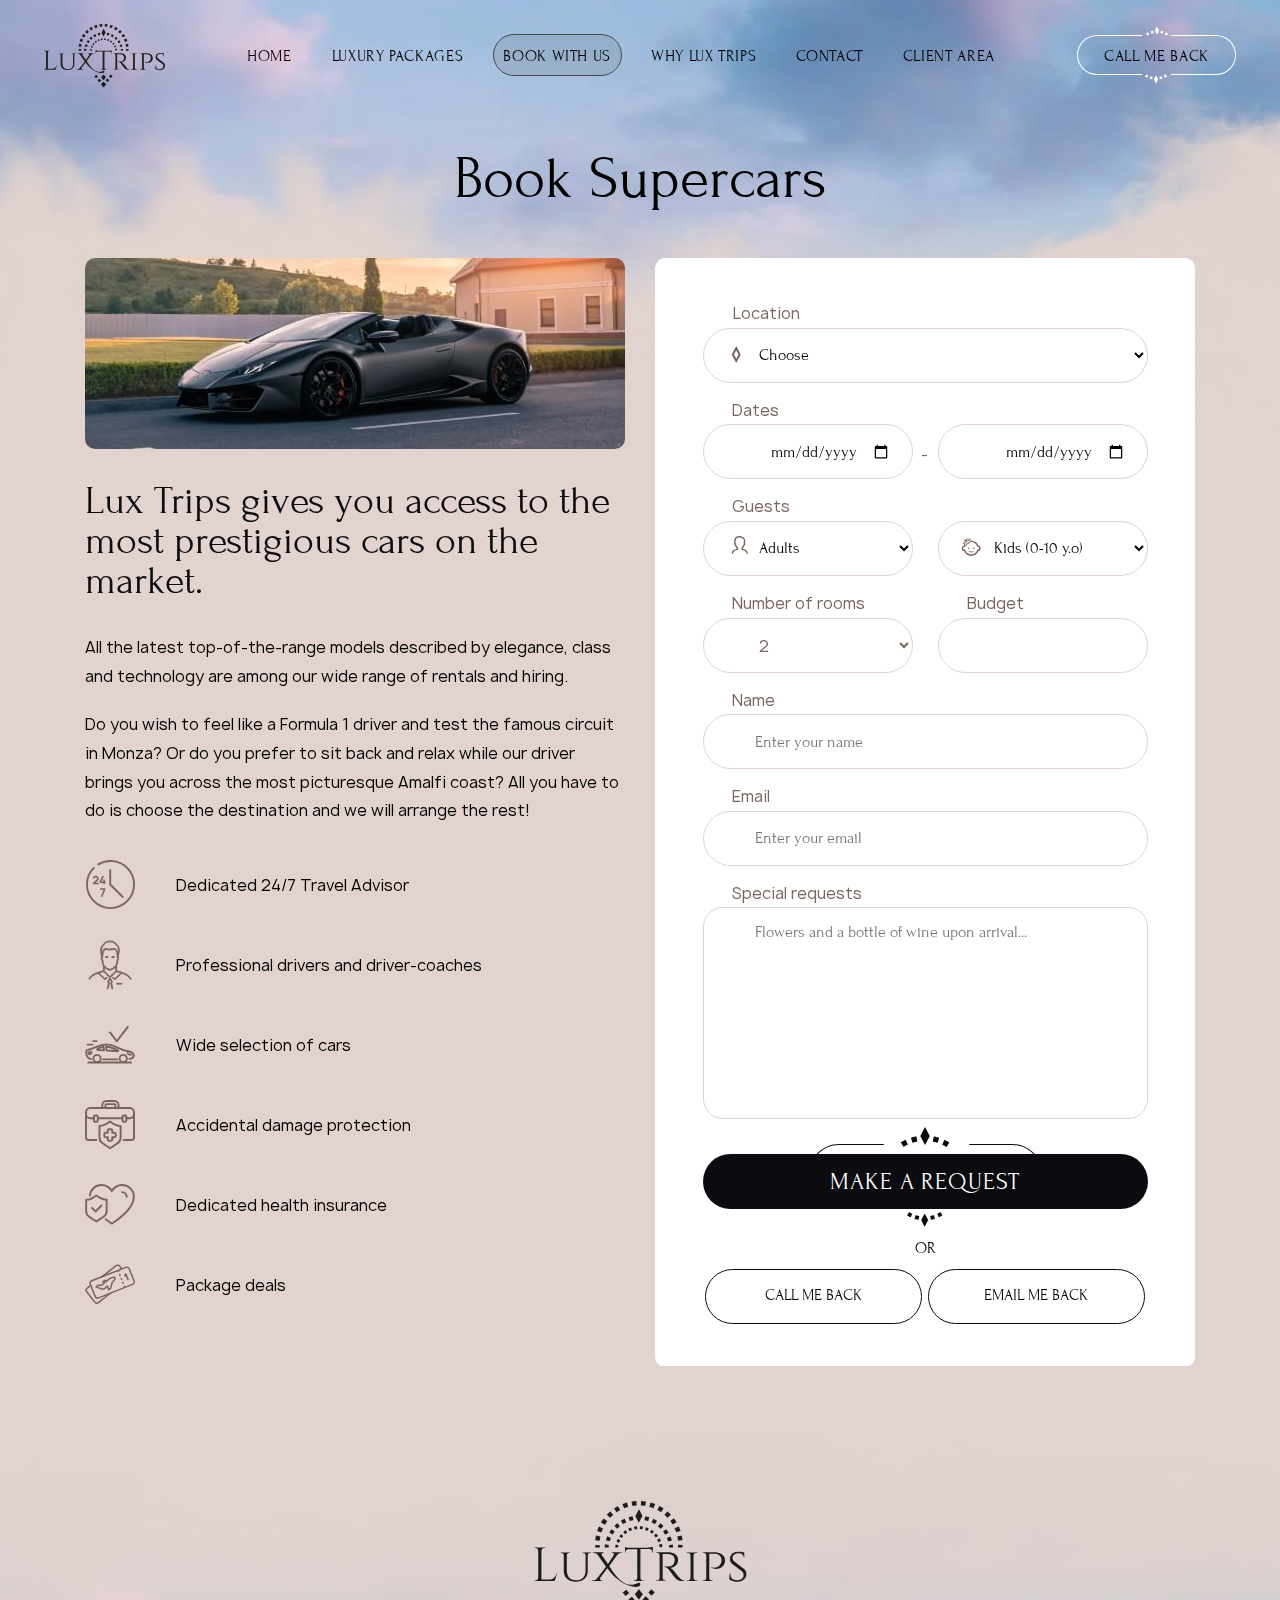
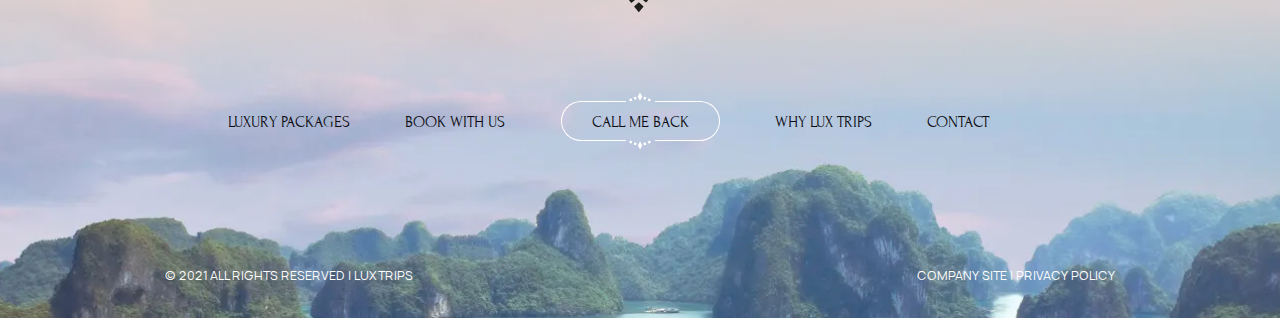
<file: pages/forms-car.html>
<!DOCTYPE html>
<html lang="en">
  <head>
    <meta charset="UTF-8" />
    <meta http-equiv="X-UA-Compatible" content="IE=edge" />
    <meta name="viewport" content="width=device-width, initial-scale=1.0" />
    <meta name="description" content="book your car">
    <title>Book Supercars</title>
    <link rel="stylesheet" href="../styles/null.css" />
    <link rel="stylesheet" href="../fonts/manrope/stylesheet.css">
    <link rel="stylesheet" href="../fonts/forum/stylesheet.css">
    <link rel="stylesheet" href="../styles/header-footer.css" />
    <link rel="stylesheet" href="../styles/forms.css">
    <script defer src="../js/header-footer.js"></script>
  </head>
  <body class="forms-hotel">
	<header class="header">
		<div class="nav" id="nav">
				<div class="call__btn call__btn-md">Call Me</div>
				<div class="main__logo">
						<a href="../index.html" class="main__logo-link"><img class="main__logo-img" src="../images/header-footer/logo.svg" alt="logo"></a>
				</div>
				<div class="nav__menu" id="nav__menu">
						<ul class="nav__list" id="nav__list">
								<li class="nav__item"><a href="../index.html">Home</a></li>
								<li class="nav__item">
										<a href="./luxury-packages.html">Luxury packages</a>
								</li>
								<li class="nav__item">
										<a href="./book.html">Book with us</a>
								</li>
								<li class="nav__item">
										<a href="./why-lux-trips.html">Why Lux Trips</a>
								</li>
								<li class="nav__item">
										<a href="./contact.html">Contact</a>
								</li>
								<li class="nav__item">
										<a href="./client.html">Client Area</a>
								</li>
						</ul>
				</div>
				<div class="call__btn">
					<svg class="call__btn-top" width="22" height="10" viewBox="0 0 22 10" xmlns="http://www.w3.org/2000/svg">
							<path d="M10.9506 0.416992L9.85895 2.4859L8.80249 4.55481C9.55962 6.00745 10.2287 7.2664 10.977 8.69263L13.1516 4.55481L12.0335 2.4859L10.9506 0.416992Z"/>
									<path d="M21.9114 7.46877L21.8057 7.40714L21.7001 7.33671L21.5856 7.27508L21.48 7.20465L21.3655 7.14302L21.2599 7.0814L21.1542 7.01977L21.0398 6.95814L20.9253 6.89651L20.8197 6.84369L20.7052 6.78206L20.5908 6.72044L20.4851 6.65881L20.3707 6.60599L20.2562 6.54436L20.1418 6.49154L20.0273 6.43871L19.9129 6.38589L19.7984 6.32426L19.7368 6.29785L18.7244 8.50762L18.7684 8.52523L18.874 8.56925L18.9709 8.62207L19.0765 8.6749L19.1734 8.71892L19.2702 8.77174L19.3759 8.82456L19.4727 8.87738L19.5695 8.9214L19.6664 8.97423L19.772 9.03585L19.8689 9.08868L19.9657 9.1415L20.0626 9.19432L20.1594 9.24715L20.2562 9.30877L20.3531 9.3616L20.4499 9.41442L20.5468 9.47605L20.6436 9.53767L20.7316 9.5905L21.9994 7.52159L21.9114 7.46877Z"/>
									<path d="M17.1753 5.31201L17.0521 5.2768L16.9288 5.24158L16.8056 5.19756L16.6823 5.16235L16.559 5.13593L16.427 5.10072L16.3037 5.0655L16.1805 5.03029L16.0572 5.00388L15.9252 4.96866L15.8019 4.93345L15.6787 4.90703L15.5466 4.88062L15.4233 4.85421L15.2913 4.819L15.168 4.79258L15.036 4.77498L14.9127 4.74856L14.8423 4.73096L14.4021 7.1168L14.4549 7.12561L14.5694 7.15202L14.6838 7.16963L14.7895 7.19604L14.9039 7.22245L15.0184 7.24886L15.1328 7.27527L15.2385 7.30169L15.3529 7.31929L15.4674 7.35451L15.573 7.38092L15.6875 7.40733L15.8019 7.44255L15.9076 7.46896L16.0132 7.49537L16.1277 7.53059L16.2333 7.5658L16.3478 7.59221L16.4534 7.62743L16.5679 7.66264L16.6119 7.68025L17.3426 5.36484L17.2986 5.35603L17.1753 5.31201Z"/>
									<path d="M7.1213 4.72218L6.98925 4.74859L6.85719 4.77501L6.73393 4.79261L6.60187 4.81903L6.47862 4.85424L6.34656 4.88065L6.22331 4.90706L6.09125 4.93348L5.968 4.96869L5.84474 5.00391L5.72149 5.03032L5.58943 5.06553L5.46618 5.10075L5.34292 5.13596L5.21967 5.16238L5.09641 5.19759L4.97316 5.24161L4.8411 5.27683L4.72665 5.31204L4.67383 5.32965L5.40455 7.64507L5.43976 7.62746L5.55421 7.59224L5.65986 7.56583L5.76551 7.53062L5.87996 7.4954L5.99441 7.46899L6.10005 7.44258L6.2145 7.40736L6.32015 7.38095L6.4346 7.35454L6.54025 7.31932L6.6547 7.30172L6.76915 7.2753L6.8836 7.24889L6.98925 7.22248L7.1037 7.19607L7.21815 7.16966L7.3326 7.15205L7.44705 7.12564L7.55269 7.10803L7.61432 7.09923L7.17413 4.71338L7.1213 4.72218Z"/>
									<path d="M2.2176 6.27151L2.10315 6.32434L1.9887 6.38596L1.87425 6.43879L1.7598 6.49161L1.64535 6.54443L1.5309 6.60606L1.41645 6.65888L1.302 6.72051L1.19635 6.78214L1.0819 6.84377L0.967449 6.89659L0.861802 6.95822L0.747352 7.01984L0.641706 7.08147L0.527255 7.1431L0.421609 7.20472L0.307159 7.27515L0.201512 7.33678L0.095866 7.40721L-0.000976562 7.46004L1.27558 9.52895L1.35482 9.47612L1.45166 9.41449L1.5397 9.36167L1.63654 9.30885L1.73339 9.24722L1.83023 9.1944L1.93587 9.14157L2.03272 9.08875L2.12956 9.03593L2.2264 8.9743L2.32324 8.92148L2.42009 8.87746L2.52573 8.82464L2.62258 8.77181L2.71942 8.71899L2.82506 8.67497L2.92191 8.62215L3.02755 8.56932L3.1244 8.5253L3.23004 8.48128L3.28287 8.45487L2.27042 6.25391L2.2176 6.27151Z"/>
							</svg>
							<div class="call__btn-crawn">Call Me Back</div>
							<svg class="call__btn-bottom" width="22" height="10" viewBox="0 0 22 10" xmlns="http://www.w3.org/2000/svg">
									<path d="M10.9506 0.416992L9.85895 2.4859L8.80249 4.55481C9.55962 6.00745 10.2287 7.2664 10.977 8.69263L13.1516 4.55481L12.0335 2.4859L10.9506 0.416992Z"/>
									<path d="M21.9114 7.46877L21.8057 7.40714L21.7001 7.33671L21.5856 7.27508L21.48 7.20465L21.3655 7.14302L21.2599 7.0814L21.1542 7.01977L21.0398 6.95814L20.9253 6.89651L20.8197 6.84369L20.7052 6.78206L20.5908 6.72044L20.4851 6.65881L20.3707 6.60599L20.2562 6.54436L20.1418 6.49154L20.0273 6.43871L19.9129 6.38589L19.7984 6.32426L19.7368 6.29785L18.7244 8.50762L18.7684 8.52523L18.874 8.56925L18.9709 8.62207L19.0765 8.6749L19.1734 8.71892L19.2702 8.77174L19.3759 8.82456L19.4727 8.87738L19.5695 8.9214L19.6664 8.97423L19.772 9.03585L19.8689 9.08868L19.9657 9.1415L20.0626 9.19432L20.1594 9.24715L20.2562 9.30877L20.3531 9.3616L20.4499 9.41442L20.5468 9.47605L20.6436 9.53767L20.7316 9.5905L21.9994 7.52159L21.9114 7.46877Z"/>
									<path d="M17.1753 5.31201L17.0521 5.2768L16.9288 5.24158L16.8056 5.19756L16.6823 5.16235L16.559 5.13593L16.427 5.10072L16.3037 5.0655L16.1805 5.03029L16.0572 5.00388L15.9252 4.96866L15.8019 4.93345L15.6787 4.90703L15.5466 4.88062L15.4233 4.85421L15.2913 4.819L15.168 4.79258L15.036 4.77498L14.9127 4.74856L14.8423 4.73096L14.4021 7.1168L14.4549 7.12561L14.5694 7.15202L14.6838 7.16963L14.7895 7.19604L14.9039 7.22245L15.0184 7.24886L15.1328 7.27527L15.2385 7.30169L15.3529 7.31929L15.4674 7.35451L15.573 7.38092L15.6875 7.40733L15.8019 7.44255L15.9076 7.46896L16.0132 7.49537L16.1277 7.53059L16.2333 7.5658L16.3478 7.59221L16.4534 7.62743L16.5679 7.66264L16.6119 7.68025L17.3426 5.36484L17.2986 5.35603L17.1753 5.31201Z"/>
									<path d="M7.1213 4.72218L6.98925 4.74859L6.85719 4.77501L6.73393 4.79261L6.60187 4.81903L6.47862 4.85424L6.34656 4.88065L6.22331 4.90706L6.09125 4.93348L5.968 4.96869L5.84474 5.00391L5.72149 5.03032L5.58943 5.06553L5.46618 5.10075L5.34292 5.13596L5.21967 5.16238L5.09641 5.19759L4.97316 5.24161L4.8411 5.27683L4.72665 5.31204L4.67383 5.32965L5.40455 7.64507L5.43976 7.62746L5.55421 7.59224L5.65986 7.56583L5.76551 7.53062L5.87996 7.4954L5.99441 7.46899L6.10005 7.44258L6.2145 7.40736L6.32015 7.38095L6.4346 7.35454L6.54025 7.31932L6.6547 7.30172L6.76915 7.2753L6.8836 7.24889L6.98925 7.22248L7.1037 7.19607L7.21815 7.16966L7.3326 7.15205L7.44705 7.12564L7.55269 7.10803L7.61432 7.09923L7.17413 4.71338L7.1213 4.72218Z"/>
									<path d="M2.2176 6.27151L2.10315 6.32434L1.9887 6.38596L1.87425 6.43879L1.7598 6.49161L1.64535 6.54443L1.5309 6.60606L1.41645 6.65888L1.302 6.72051L1.19635 6.78214L1.0819 6.84377L0.967449 6.89659L0.861802 6.95822L0.747352 7.01984L0.641706 7.08147L0.527255 7.1431L0.421609 7.20472L0.307159 7.27515L0.201512 7.33678L0.095866 7.40721L-0.000976562 7.46004L1.27558 9.52895L1.35482 9.47612L1.45166 9.41449L1.5397 9.36167L1.63654 9.30885L1.73339 9.24722L1.83023 9.1944L1.93587 9.14157L2.03272 9.08875L2.12956 9.03593L2.2264 8.9743L2.32324 8.92148L2.42009 8.87746L2.52573 8.82464L2.62258 8.77181L2.71942 8.71899L2.82506 8.67497L2.92191 8.62215L3.02755 8.56932L3.1244 8.5253L3.23004 8.48128L3.28287 8.45487L2.27042 6.25391L2.2176 6.27151Z"/>
							</svg>
					</div>
					<div class="nav__burger" id="nav__burger">
							<div class="nav__burger-btn"></div>
					</div>
			</div>
	</header>
    <main>
    <div class="forms-hotel-clouds"></div>
    <h1 class="forms__main-title">Book Supercars</h1>
    <section class="container">
      <div class="forms">
      <div class="forms__left">
        <div class="forms__left__image-wrapper">
          <img width="540px" height="191px" class="forms__left__image" src="../images/main-page/book/book01.jpg" alt="book">
        </div>
        <h2 class="forms__left__title">Lux Trips gives you access to the most prestigious cars on the market.
        </h2>
        <div class="forms__left__description"><p>All the latest top-of-the-range models described by elegance, class and technology are among our wide range of rentals and hiring.</p><p>Do you wish to feel like a Formula 1 driver and test the famous circuit in Monza? Or do you prefer to sit back and relax while our driver brings you across the most picturesque Amalfi coast? All you have to do is choose the destination and we will arrange the rest!</p></div>
        <div class="forms__left__benefits-wrapper">
          <div class="forms__left__benefits">
            <div class="forms__left__benefits-item">
              <div  class="forms__left__benefits-svg1 icon1">
              </div>
              <div  class="forms__left__benefits-title">Dedicated 24/7 Travel Advisor</div>
            </div>

            <div class="forms__left__benefits-item">
              <div  class="forms__left__benefits-svg2 icon17">
              </div>
              <div  class="forms__left__benefits-title">Professional drivers and driver-coaches</div>
            </div>

            <div class="forms__left__benefits-item">
              <div  class="forms__left__benefits-svg3 icon15">
              </div>
              <div  class="forms__left__benefits-title">Wide selection of cars</div>
            </div>

            <div class="forms__left__benefits-item">
              <div  class="forms__left__benefits-svg4 icon5">
              </div>
              <div  class="forms__left__benefits-title">Accidental damage protection</div>
            </div>

            <div class="forms__left__benefits-item">
              <div  class="forms__left__benefits-svg5 icon16">
              </div>
              <div  class="forms__left__benefits-title">Dedicated health insurance</div>
            </div>

            <div class="forms__left__benefits-item">
              <div  class="forms__left__benefits-svg6 icon7">
              </div>
              <div  class="forms__left__benefits-title">Package deals</div>
            </div>
          </div>
        </div>
      </div>
      <div class="forms__right">
        <div class="forms__right__container">
          <form action="submit">

            <div class="forms__right__item-long">
              <label class='forms__right__label' for="location" data-location>Location</label>
                <select class="forms-long" name="location" id="location">
                  <option value="">Choose</option>
                  <option value="istanbul">Instanbul</option>
                  <option value="ankara">Ankara</option>
                  <option value="batumi">Batumi</option>
                  <option value="los-angeles">Los Angeles</option>
                </select>
            </div>

            <div class="forms__right__item-short">
              <label class='forms__right__label' for="dates" data-dates>Dates</label>
                <div class="forms__right__item-short-wrapper">
                  <input class="forms-short" type="date" name="dates" data-calendar>
                  <input class="forms-short" type="date" name="dates" data-calendar>
                </div>
            </div>

            <div class="forms__right__item-short">
              <label class='forms__right__label' for="guests" data-guests>Guests</label>

              <div class="forms__right__item-short-wrapper">
                <select class="forms-short" name="adults">
                  <option value="adults" selected>Adults</option>
                  <option value="1">1</option>
                  <option value="2">2</option>
                  <option value="3">3</option>
                  <option value="4">4</option>
                </select>

                <select class="forms-short" name="kids">
                  <option value="kids" selected>Kids (0-10 y.o)</option>
                  <option value="1">1</option>
                  <option value="2">2</option>
                  <option value="3">3</option>
                  <option value="4">4</option>
                </select>
              </div>

            </div>

             <div class="forms__right__item-short flex-direction-row">
              <div>
                <label class='forms__right__label' for="rooms">Number of rooms<label>
                  <select class="forms-short" name="rooms">
                    <option value="1" >1</option>
                    <option value="2" selected>2</option>
                    <option value="3" >3</option>
                    <option value="4" >4</option>
                  </select>
              </div>

              <div>
                <label class='forms__right__label' for="budget">Budget</label>
                <input class="forms-short" type="text" name="budget" required>
              </div>
            </div>

             <div class="forms__right__item-long">
              <label class='forms__right__label' for="name">Name</label>
              <input class="forms-long" type="text" placeholder="Enter your name" name="name" required>
            </div> 

             <div class="forms__right__item-long">
              <label class='forms__right__label' for="email">Email</label>
              <input class="forms-long" type="email" placeholder="Enter your email" name="email" required>
            </div> 

             <div class="forms__right__item-long">
              <label class='forms__right__label' for="special-requests">Special requests</label>
              <textarea class="forms__special-requests" name="special-requests" cols="30" rows="10" placeholder="Flowers and a bottle of wine upon arrival..."></textarea>
            </div>

            <div class="forms__right__item-long">
              <div class="forms__right-request-wrapper">
                <img class="forms__right-svg-border" src="../images/forms/forms__right-border.svg" alt="svg-border">
                <img class="forms__right-svg-bottom" src="../images/forms/forms__right-bottom.svg" alt="svg-bottom">
                <img class="forms__right-svg-top" src="../images/forms/forms__right-top.svg" alt="svg-top">
                <div class="forms__right-request-wrapper-btn">
                  <button>Make a request</button>
                </div>
              </div>
              <span class="forms__right-or">OR</span>
              <div class="forms__right-cta-wrapper">
                  <div class="forms__right-cta call__btn-main">call me back</div>
                <a href="#" class="forms__right-cta">
                  <div>email me back</div>
                </a>
              </div>
            </div>

          </form>
        </div>
      </div>
    </div>
    </section>

  </main>
	<footer class="footer">
		<div class="footer__wrapper">
			<div class="footer__top">
				<div class="main__logo">
						<a href="../index.html" class="main__logo-link"><img class="main__logo-footer" src="../images/header-footer/logo.svg" alt="logo"></a>
				</div>
				</div>
				<div class="footer__middle">
					<ul class="footer__middle-list footer__middle-first">
						<li class="footer__middle-item"><a href="luxury-packages.html">Luxury packages</a></li>
						<li class="footer__middle-item"><a href="book.html">Book with us</a></li>
					</ul>
					<div class="call__btn call__btn-footer">
					<svg class="call__btn-top" width="22" height="10" viewBox="0 0 22 10" xmlns="http://www.w3.org/2000/svg">
							<path d="M10.9506 0.416992L9.85895 2.4859L8.80249 4.55481C9.55962 6.00745 10.2287 7.2664 10.977 8.69263L13.1516 4.55481L12.0335 2.4859L10.9506 0.416992Z"/>
										<path d="M21.9114 7.46877L21.8057 7.40714L21.7001 7.33671L21.5856 7.27508L21.48 7.20465L21.3655 7.14302L21.2599 7.0814L21.1542 7.01977L21.0398 6.95814L20.9253 6.89651L20.8197 6.84369L20.7052 6.78206L20.5908 6.72044L20.4851 6.65881L20.3707 6.60599L20.2562 6.54436L20.1418 6.49154L20.0273 6.43871L19.9129 6.38589L19.7984 6.32426L19.7368 6.29785L18.7244 8.50762L18.7684 8.52523L18.874 8.56925L18.9709 8.62207L19.0765 8.6749L19.1734 8.71892L19.2702 8.77174L19.3759 8.82456L19.4727 8.87738L19.5695 8.9214L19.6664 8.97423L19.772 9.03585L19.8689 9.08868L19.9657 9.1415L20.0626 9.19432L20.1594 9.24715L20.2562 9.30877L20.3531 9.3616L20.4499 9.41442L20.5468 9.47605L20.6436 9.53767L20.7316 9.5905L21.9994 7.52159L21.9114 7.46877Z"/>
										<path d="M17.1753 5.31201L17.0521 5.2768L16.9288 5.24158L16.8056 5.19756L16.6823 5.16235L16.559 5.13593L16.427 5.10072L16.3037 5.0655L16.1805 5.03029L16.0572 5.00388L15.9252 4.96866L15.8019 4.93345L15.6787 4.90703L15.5466 4.88062L15.4233 4.85421L15.2913 4.819L15.168 4.79258L15.036 4.77498L14.9127 4.74856L14.8423 4.73096L14.4021 7.1168L14.4549 7.12561L14.5694 7.15202L14.6838 7.16963L14.7895 7.19604L14.9039 7.22245L15.0184 7.24886L15.1328 7.27527L15.2385 7.30169L15.3529 7.31929L15.4674 7.35451L15.573 7.38092L15.6875 7.40733L15.8019 7.44255L15.9076 7.46896L16.0132 7.49537L16.1277 7.53059L16.2333 7.5658L16.3478 7.59221L16.4534 7.62743L16.5679 7.66264L16.6119 7.68025L17.3426 5.36484L17.2986 5.35603L17.1753 5.31201Z"/>
										<path d="M7.1213 4.72218L6.98925 4.74859L6.85719 4.77501L6.73393 4.79261L6.60187 4.81903L6.47862 4.85424L6.34656 4.88065L6.22331 4.90706L6.09125 4.93348L5.968 4.96869L5.84474 5.00391L5.72149 5.03032L5.58943 5.06553L5.46618 5.10075L5.34292 5.13596L5.21967 5.16238L5.09641 5.19759L4.97316 5.24161L4.8411 5.27683L4.72665 5.31204L4.67383 5.32965L5.40455 7.64507L5.43976 7.62746L5.55421 7.59224L5.65986 7.56583L5.76551 7.53062L5.87996 7.4954L5.99441 7.46899L6.10005 7.44258L6.2145 7.40736L6.32015 7.38095L6.4346 7.35454L6.54025 7.31932L6.6547 7.30172L6.76915 7.2753L6.8836 7.24889L6.98925 7.22248L7.1037 7.19607L7.21815 7.16966L7.3326 7.15205L7.44705 7.12564L7.55269 7.10803L7.61432 7.09923L7.17413 4.71338L7.1213 4.72218Z"/>
										<path d="M2.2176 6.27151L2.10315 6.32434L1.9887 6.38596L1.87425 6.43879L1.7598 6.49161L1.64535 6.54443L1.5309 6.60606L1.41645 6.65888L1.302 6.72051L1.19635 6.78214L1.0819 6.84377L0.967449 6.89659L0.861802 6.95822L0.747352 7.01984L0.641706 7.08147L0.527255 7.1431L0.421609 7.20472L0.307159 7.27515L0.201512 7.33678L0.095866 7.40721L-0.000976562 7.46004L1.27558 9.52895L1.35482 9.47612L1.45166 9.41449L1.5397 9.36167L1.63654 9.30885L1.73339 9.24722L1.83023 9.1944L1.93587 9.14157L2.03272 9.08875L2.12956 9.03593L2.2264 8.9743L2.32324 8.92148L2.42009 8.87746L2.52573 8.82464L2.62258 8.77181L2.71942 8.71899L2.82506 8.67497L2.92191 8.62215L3.02755 8.56932L3.1244 8.5253L3.23004 8.48128L3.28287 8.45487L2.27042 6.25391L2.2176 6.27151Z"/>
									</svg>
									<div class="call__btn-crawn">Call Me Back</div>
									<svg class="call__btn-bottom" width="22" height="10" viewBox="0 0 22 10" xmlns="http://www.w3.org/2000/svg">
									<path d="M10.9506 0.416992L9.85895 2.4859L8.80249 4.55481C9.55962 6.00745 10.2287 7.2664 10.977 8.69263L13.1516 4.55481L12.0335 2.4859L10.9506 0.416992Z"/>
									<path d="M21.9114 7.46877L21.8057 7.40714L21.7001 7.33671L21.5856 7.27508L21.48 7.20465L21.3655 7.14302L21.2599 7.0814L21.1542 7.01977L21.0398 6.95814L20.9253 6.89651L20.8197 6.84369L20.7052 6.78206L20.5908 6.72044L20.4851 6.65881L20.3707 6.60599L20.2562 6.54436L20.1418 6.49154L20.0273 6.43871L19.9129 6.38589L19.7984 6.32426L19.7368 6.29785L18.7244 8.50762L18.7684 8.52523L18.874 8.56925L18.9709 8.62207L19.0765 8.6749L19.1734 8.71892L19.2702 8.77174L19.3759 8.82456L19.4727 8.87738L19.5695 8.9214L19.6664 8.97423L19.772 9.03585L19.8689 9.08868L19.9657 9.1415L20.0626 9.19432L20.1594 9.24715L20.2562 9.30877L20.3531 9.3616L20.4499 9.41442L20.5468 9.47605L20.6436 9.53767L20.7316 9.5905L21.9994 7.52159L21.9114 7.46877Z"/>
									<path d="M17.1753 5.31201L17.0521 5.2768L16.9288 5.24158L16.8056 5.19756L16.6823 5.16235L16.559 5.13593L16.427 5.10072L16.3037 5.0655L16.1805 5.03029L16.0572 5.00388L15.9252 4.96866L15.8019 4.93345L15.6787 4.90703L15.5466 4.88062L15.4233 4.85421L15.2913 4.819L15.168 4.79258L15.036 4.77498L14.9127 4.74856L14.8423 4.73096L14.4021 7.1168L14.4549 7.12561L14.5694 7.15202L14.6838 7.16963L14.7895 7.19604L14.9039 7.22245L15.0184 7.24886L15.1328 7.27527L15.2385 7.30169L15.3529 7.31929L15.4674 7.35451L15.573 7.38092L15.6875 7.40733L15.8019 7.44255L15.9076 7.46896L16.0132 7.49537L16.1277 7.53059L16.2333 7.5658L16.3478 7.59221L16.4534 7.62743L16.5679 7.66264L16.6119 7.68025L17.3426 5.36484L17.2986 5.35603L17.1753 5.31201Z"/>
									<path d="M7.1213 4.72218L6.98925 4.74859L6.85719 4.77501L6.73393 4.79261L6.60187 4.81903L6.47862 4.85424L6.34656 4.88065L6.22331 4.90706L6.09125 4.93348L5.968 4.96869L5.84474 5.00391L5.72149 5.03032L5.58943 5.06553L5.46618 5.10075L5.34292 5.13596L5.21967 5.16238L5.09641 5.19759L4.97316 5.24161L4.8411 5.27683L4.72665 5.31204L4.67383 5.32965L5.40455 7.64507L5.43976 7.62746L5.55421 7.59224L5.65986 7.56583L5.76551 7.53062L5.87996 7.4954L5.99441 7.46899L6.10005 7.44258L6.2145 7.40736L6.32015 7.38095L6.4346 7.35454L6.54025 7.31932L6.6547 7.30172L6.76915 7.2753L6.8836 7.24889L6.98925 7.22248L7.1037 7.19607L7.21815 7.16966L7.3326 7.15205L7.44705 7.12564L7.55269 7.10803L7.61432 7.09923L7.17413 4.71338L7.1213 4.72218Z"/>
									<path d="M2.2176 6.27151L2.10315 6.32434L1.9887 6.38596L1.87425 6.43879L1.7598 6.49161L1.64535 6.54443L1.5309 6.60606L1.41645 6.65888L1.302 6.72051L1.19635 6.78214L1.0819 6.84377L0.967449 6.89659L0.861802 6.95822L0.747352 7.01984L0.641706 7.08147L0.527255 7.1431L0.421609 7.20472L0.307159 7.27515L0.201512 7.33678L0.095866 7.40721L-0.000976562 7.46004L1.27558 9.52895L1.35482 9.47612L1.45166 9.41449L1.5397 9.36167L1.63654 9.30885L1.73339 9.24722L1.83023 9.1944L1.93587 9.14157L2.03272 9.08875L2.12956 9.03593L2.2264 8.9743L2.32324 8.92148L2.42009 8.87746L2.52573 8.82464L2.62258 8.77181L2.71942 8.71899L2.82506 8.67497L2.92191 8.62215L3.02755 8.56932L3.1244 8.5253L3.23004 8.48128L3.28287 8.45487L2.27042 6.25391L2.2176 6.27151Z"/>
							</svg>
					</div>
					<ul class="footer__middle-list footer__middle-second">
							<li class="footer__middle-item"><a href="why-lux-trips.html">Why Lux Trips</a></li>
							<li class="footer__middle-item"><a href="contact.html">Contact</a></li>
					</ul>
			</div>
			<div class="footer__bottom">
					<div class="footer__rights">© 2021 All Rights Reserved | Luxtrips</div>
					<div class="footer__rights">Company Site | Privacy Policy</div>
			</div>
			</div>
	</footer>
	<div class="modal" id="modal">
			<div class="modal__frame" id="modal__frame"></div>
			<div class="modal__menu" id="modal__menu">
					<div class="modal__close" id="modal__close"></div>
					<div class="modal__title">Contact</div>
					<form action="#" class="modal__form">
							<input type="text" placeholder="Name" class="modal__text">
							<input type="tel" placeholder="Phone" class="modal__tel">
							<input type="submit" value="Call me back" class="modal__btn" id="modal__btn">
					</form>
			</div>
	</div>
  </body>
</html>
</file>
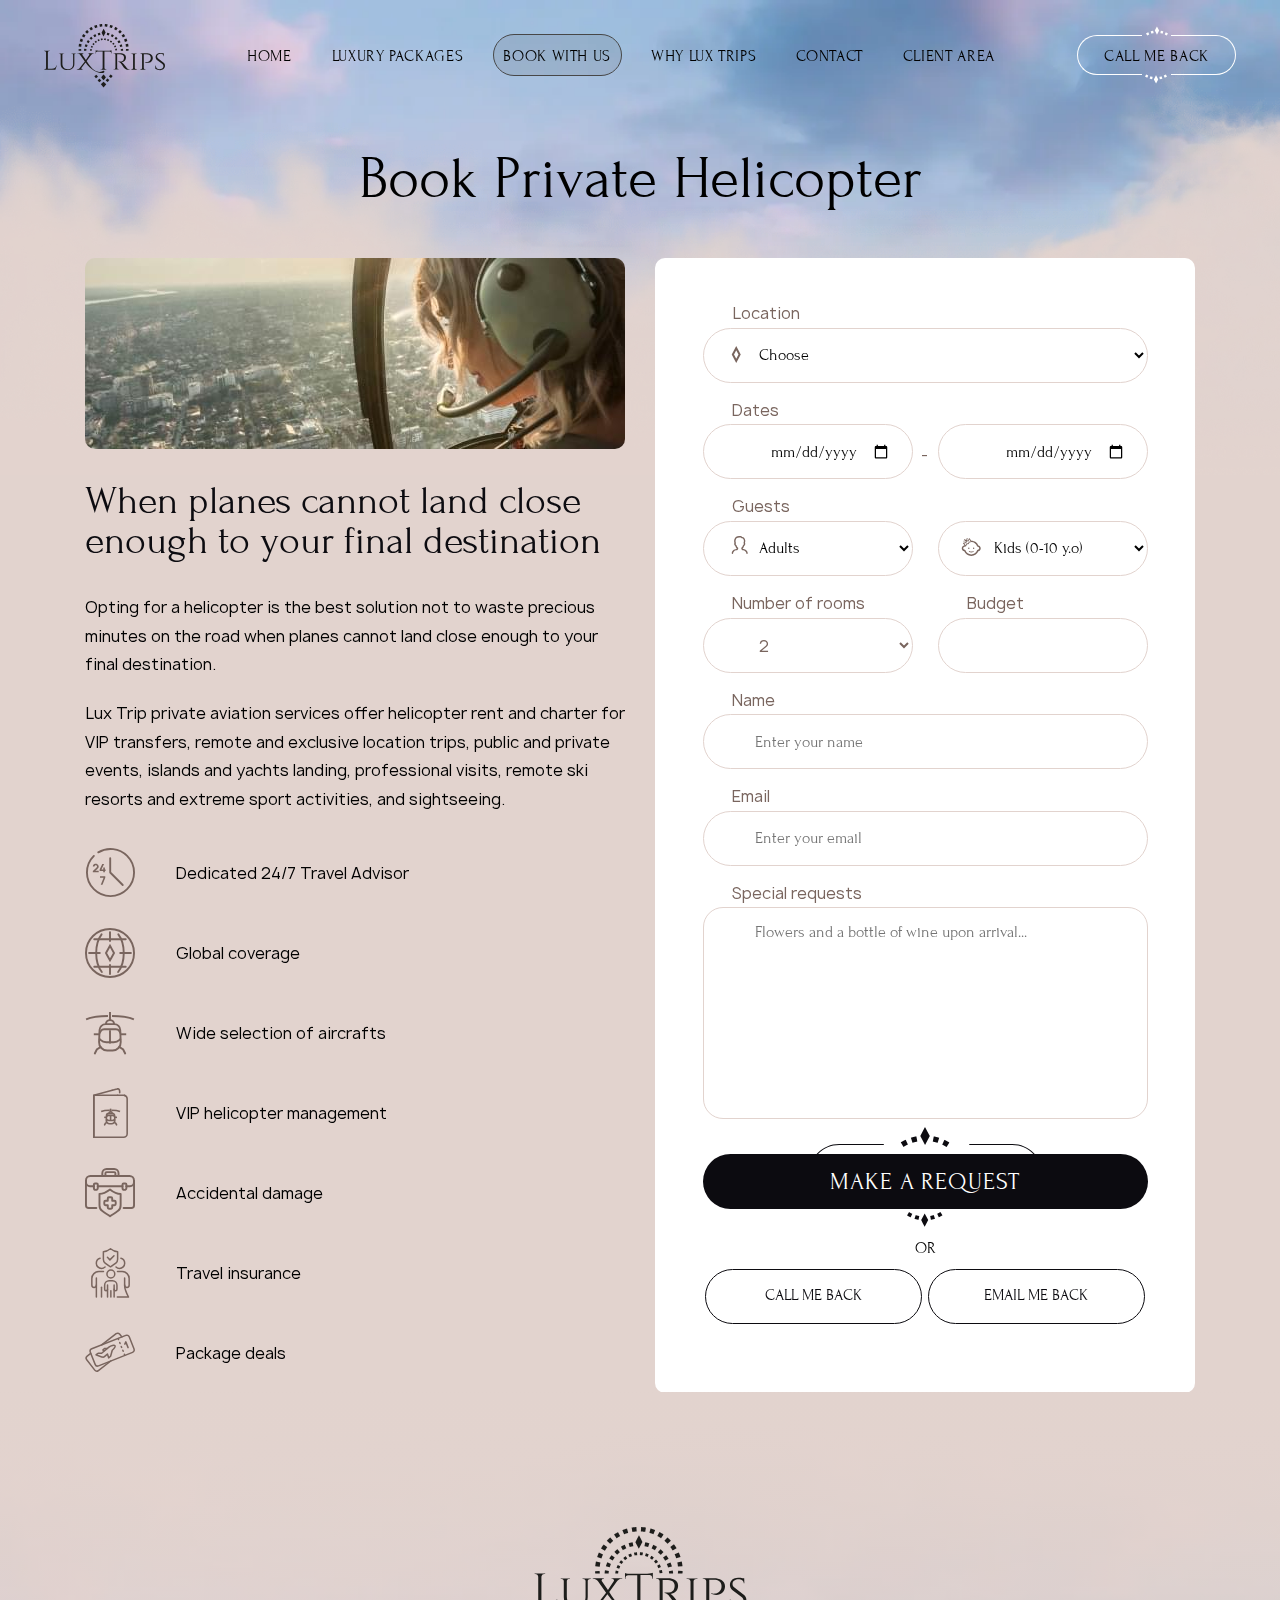
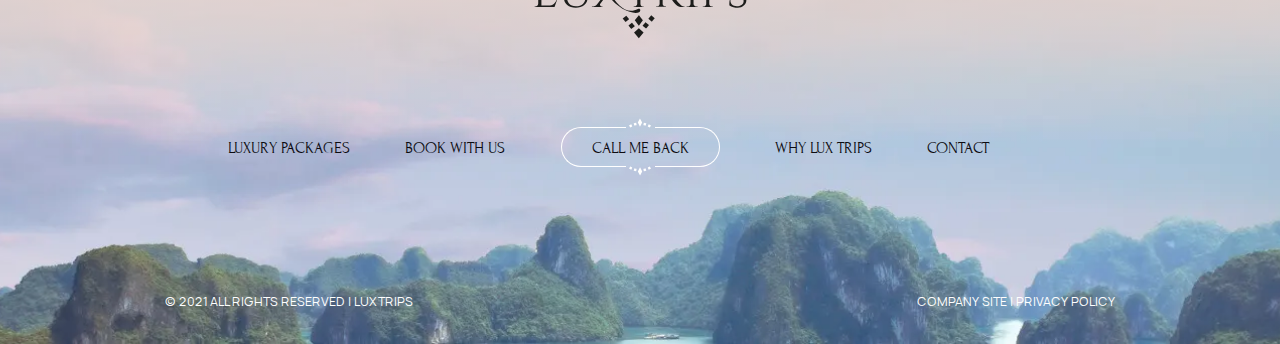
<file: pages/forms-helicopter.html>
<!DOCTYPE html>
<html lang="en">
  <head>
    <meta charset="UTF-8" />
    <meta http-equiv="X-UA-Compatible" content="IE=edge" />
    <meta name="viewport" content="width=device-width, initial-scale=1.0" />
    <meta name="description" content="book your helicopter">
    <title>Book Private Helicopter</title>
    <link rel="stylesheet" href="../styles/null.css" />
    <link rel="stylesheet" href="../fonts/manrope/stylesheet.css">
    <link rel="stylesheet" href="../fonts/forum/stylesheet.css">
    <link rel="stylesheet" href="../styles/header-footer.css" />
    <link rel="stylesheet" href="../styles/forms.css">
    <script defer src="../js/header-footer.js"></script>
  </head>
  <body class="forms-hotel">
	<header class="header">
		<div class="nav" id="nav">
				<div class="call__btn call__btn-md">Call Me</div>
				<div class="main__logo">
						<a href="../index.html" class="main__logo-link"><img class="main__logo-img" src="../images/header-footer/logo.svg" alt="logo"></a>
				</div>
				<div class="nav__menu" id="nav__menu">
						<ul class="nav__list" id="nav__list">
								<li class="nav__item"><a href="../index.html">Home</a></li>
								<li class="nav__item">
										<a href="./luxury-packages.html">Luxury packages</a>
								</li>
								<li class="nav__item">
										<a href="./book.html">Book with us</a>
								</li>
								<li class="nav__item">
										<a href="./why-lux-trips.html">Why Lux Trips</a>
								</li>
								<li class="nav__item">
										<a href="./contact.html">Contact</a>
								</li>
								<li class="nav__item">
										<a href="./client.html">Client Area</a>
								</li>
						</ul>
				</div>
				<div class="call__btn">
					<svg class="call__btn-top" width="22" height="10" viewBox="0 0 22 10" xmlns="http://www.w3.org/2000/svg">
							<path d="M10.9506 0.416992L9.85895 2.4859L8.80249 4.55481C9.55962 6.00745 10.2287 7.2664 10.977 8.69263L13.1516 4.55481L12.0335 2.4859L10.9506 0.416992Z"/>
									<path d="M21.9114 7.46877L21.8057 7.40714L21.7001 7.33671L21.5856 7.27508L21.48 7.20465L21.3655 7.14302L21.2599 7.0814L21.1542 7.01977L21.0398 6.95814L20.9253 6.89651L20.8197 6.84369L20.7052 6.78206L20.5908 6.72044L20.4851 6.65881L20.3707 6.60599L20.2562 6.54436L20.1418 6.49154L20.0273 6.43871L19.9129 6.38589L19.7984 6.32426L19.7368 6.29785L18.7244 8.50762L18.7684 8.52523L18.874 8.56925L18.9709 8.62207L19.0765 8.6749L19.1734 8.71892L19.2702 8.77174L19.3759 8.82456L19.4727 8.87738L19.5695 8.9214L19.6664 8.97423L19.772 9.03585L19.8689 9.08868L19.9657 9.1415L20.0626 9.19432L20.1594 9.24715L20.2562 9.30877L20.3531 9.3616L20.4499 9.41442L20.5468 9.47605L20.6436 9.53767L20.7316 9.5905L21.9994 7.52159L21.9114 7.46877Z"/>
									<path d="M17.1753 5.31201L17.0521 5.2768L16.9288 5.24158L16.8056 5.19756L16.6823 5.16235L16.559 5.13593L16.427 5.10072L16.3037 5.0655L16.1805 5.03029L16.0572 5.00388L15.9252 4.96866L15.8019 4.93345L15.6787 4.90703L15.5466 4.88062L15.4233 4.85421L15.2913 4.819L15.168 4.79258L15.036 4.77498L14.9127 4.74856L14.8423 4.73096L14.4021 7.1168L14.4549 7.12561L14.5694 7.15202L14.6838 7.16963L14.7895 7.19604L14.9039 7.22245L15.0184 7.24886L15.1328 7.27527L15.2385 7.30169L15.3529 7.31929L15.4674 7.35451L15.573 7.38092L15.6875 7.40733L15.8019 7.44255L15.9076 7.46896L16.0132 7.49537L16.1277 7.53059L16.2333 7.5658L16.3478 7.59221L16.4534 7.62743L16.5679 7.66264L16.6119 7.68025L17.3426 5.36484L17.2986 5.35603L17.1753 5.31201Z"/>
									<path d="M7.1213 4.72218L6.98925 4.74859L6.85719 4.77501L6.73393 4.79261L6.60187 4.81903L6.47862 4.85424L6.34656 4.88065L6.22331 4.90706L6.09125 4.93348L5.968 4.96869L5.84474 5.00391L5.72149 5.03032L5.58943 5.06553L5.46618 5.10075L5.34292 5.13596L5.21967 5.16238L5.09641 5.19759L4.97316 5.24161L4.8411 5.27683L4.72665 5.31204L4.67383 5.32965L5.40455 7.64507L5.43976 7.62746L5.55421 7.59224L5.65986 7.56583L5.76551 7.53062L5.87996 7.4954L5.99441 7.46899L6.10005 7.44258L6.2145 7.40736L6.32015 7.38095L6.4346 7.35454L6.54025 7.31932L6.6547 7.30172L6.76915 7.2753L6.8836 7.24889L6.98925 7.22248L7.1037 7.19607L7.21815 7.16966L7.3326 7.15205L7.44705 7.12564L7.55269 7.10803L7.61432 7.09923L7.17413 4.71338L7.1213 4.72218Z"/>
									<path d="M2.2176 6.27151L2.10315 6.32434L1.9887 6.38596L1.87425 6.43879L1.7598 6.49161L1.64535 6.54443L1.5309 6.60606L1.41645 6.65888L1.302 6.72051L1.19635 6.78214L1.0819 6.84377L0.967449 6.89659L0.861802 6.95822L0.747352 7.01984L0.641706 7.08147L0.527255 7.1431L0.421609 7.20472L0.307159 7.27515L0.201512 7.33678L0.095866 7.40721L-0.000976562 7.46004L1.27558 9.52895L1.35482 9.47612L1.45166 9.41449L1.5397 9.36167L1.63654 9.30885L1.73339 9.24722L1.83023 9.1944L1.93587 9.14157L2.03272 9.08875L2.12956 9.03593L2.2264 8.9743L2.32324 8.92148L2.42009 8.87746L2.52573 8.82464L2.62258 8.77181L2.71942 8.71899L2.82506 8.67497L2.92191 8.62215L3.02755 8.56932L3.1244 8.5253L3.23004 8.48128L3.28287 8.45487L2.27042 6.25391L2.2176 6.27151Z"/>
							</svg>
							<div class="call__btn-crawn">Call Me Back</div>
							<svg class="call__btn-bottom" width="22" height="10" viewBox="0 0 22 10" xmlns="http://www.w3.org/2000/svg">
									<path d="M10.9506 0.416992L9.85895 2.4859L8.80249 4.55481C9.55962 6.00745 10.2287 7.2664 10.977 8.69263L13.1516 4.55481L12.0335 2.4859L10.9506 0.416992Z"/>
									<path d="M21.9114 7.46877L21.8057 7.40714L21.7001 7.33671L21.5856 7.27508L21.48 7.20465L21.3655 7.14302L21.2599 7.0814L21.1542 7.01977L21.0398 6.95814L20.9253 6.89651L20.8197 6.84369L20.7052 6.78206L20.5908 6.72044L20.4851 6.65881L20.3707 6.60599L20.2562 6.54436L20.1418 6.49154L20.0273 6.43871L19.9129 6.38589L19.7984 6.32426L19.7368 6.29785L18.7244 8.50762L18.7684 8.52523L18.874 8.56925L18.9709 8.62207L19.0765 8.6749L19.1734 8.71892L19.2702 8.77174L19.3759 8.82456L19.4727 8.87738L19.5695 8.9214L19.6664 8.97423L19.772 9.03585L19.8689 9.08868L19.9657 9.1415L20.0626 9.19432L20.1594 9.24715L20.2562 9.30877L20.3531 9.3616L20.4499 9.41442L20.5468 9.47605L20.6436 9.53767L20.7316 9.5905L21.9994 7.52159L21.9114 7.46877Z"/>
									<path d="M17.1753 5.31201L17.0521 5.2768L16.9288 5.24158L16.8056 5.19756L16.6823 5.16235L16.559 5.13593L16.427 5.10072L16.3037 5.0655L16.1805 5.03029L16.0572 5.00388L15.9252 4.96866L15.8019 4.93345L15.6787 4.90703L15.5466 4.88062L15.4233 4.85421L15.2913 4.819L15.168 4.79258L15.036 4.77498L14.9127 4.74856L14.8423 4.73096L14.4021 7.1168L14.4549 7.12561L14.5694 7.15202L14.6838 7.16963L14.7895 7.19604L14.9039 7.22245L15.0184 7.24886L15.1328 7.27527L15.2385 7.30169L15.3529 7.31929L15.4674 7.35451L15.573 7.38092L15.6875 7.40733L15.8019 7.44255L15.9076 7.46896L16.0132 7.49537L16.1277 7.53059L16.2333 7.5658L16.3478 7.59221L16.4534 7.62743L16.5679 7.66264L16.6119 7.68025L17.3426 5.36484L17.2986 5.35603L17.1753 5.31201Z"/>
									<path d="M7.1213 4.72218L6.98925 4.74859L6.85719 4.77501L6.73393 4.79261L6.60187 4.81903L6.47862 4.85424L6.34656 4.88065L6.22331 4.90706L6.09125 4.93348L5.968 4.96869L5.84474 5.00391L5.72149 5.03032L5.58943 5.06553L5.46618 5.10075L5.34292 5.13596L5.21967 5.16238L5.09641 5.19759L4.97316 5.24161L4.8411 5.27683L4.72665 5.31204L4.67383 5.32965L5.40455 7.64507L5.43976 7.62746L5.55421 7.59224L5.65986 7.56583L5.76551 7.53062L5.87996 7.4954L5.99441 7.46899L6.10005 7.44258L6.2145 7.40736L6.32015 7.38095L6.4346 7.35454L6.54025 7.31932L6.6547 7.30172L6.76915 7.2753L6.8836 7.24889L6.98925 7.22248L7.1037 7.19607L7.21815 7.16966L7.3326 7.15205L7.44705 7.12564L7.55269 7.10803L7.61432 7.09923L7.17413 4.71338L7.1213 4.72218Z"/>
									<path d="M2.2176 6.27151L2.10315 6.32434L1.9887 6.38596L1.87425 6.43879L1.7598 6.49161L1.64535 6.54443L1.5309 6.60606L1.41645 6.65888L1.302 6.72051L1.19635 6.78214L1.0819 6.84377L0.967449 6.89659L0.861802 6.95822L0.747352 7.01984L0.641706 7.08147L0.527255 7.1431L0.421609 7.20472L0.307159 7.27515L0.201512 7.33678L0.095866 7.40721L-0.000976562 7.46004L1.27558 9.52895L1.35482 9.47612L1.45166 9.41449L1.5397 9.36167L1.63654 9.30885L1.73339 9.24722L1.83023 9.1944L1.93587 9.14157L2.03272 9.08875L2.12956 9.03593L2.2264 8.9743L2.32324 8.92148L2.42009 8.87746L2.52573 8.82464L2.62258 8.77181L2.71942 8.71899L2.82506 8.67497L2.92191 8.62215L3.02755 8.56932L3.1244 8.5253L3.23004 8.48128L3.28287 8.45487L2.27042 6.25391L2.2176 6.27151Z"/>
							</svg>
					</div>
					<div class="nav__burger" id="nav__burger">
							<div class="nav__burger-btn"></div>
					</div>
			</div>
	</header>
    <main>
    <div class="forms-hotel-clouds"></div>
    <h1 class="forms__main-title">Book Private Helicopter</h1>
    <section class="container">
      <div class="forms">
      <div class="forms__left">
        <div class="forms__left__image-wrapper">
          <img width="540px" height="191px" class="forms__left__image" src="../images/main-page/book/book03.jpg" alt="Ringbell on reception">
        </div>
        <div class="forms__left__title">
          When planes cannot land close enough to your final destination
        </div>
        <div class="forms__left__description">
          <p>Opting for a helicopter is the best solution not to waste precious minutes on the road when planes cannot land close enough to your final destination.</p><p>Lux Trip private aviation services offer helicopter rent and charter for VIP transfers, remote and exclusive location trips, public and private events, islands and yachts landing, professional visits, remote ski resorts and extreme sport activities, and sightseeing.</p></div>
        <div class="forms__left__benefits-wrapper">
          <div class="forms__left__benefits">
            <div class="forms__left__benefits-item">
              <div  class="forms__left__benefits-svg1 icon1">
              </div>
              <div  class="forms__left__benefits-title">Dedicated 24/7 Travel Advisor</div>
            </div>

            <div class="forms__left__benefits-item">
              <div  class="forms__left__benefits-svg2 icon10">
              </div>
              <div  class="forms__left__benefits-title">Global coverage</div>
            </div>
            <div class="forms__left__benefits-item">
              <div  class="forms__left__benefits-svg3 icon11">
              </div>
              <div  class="forms__left__benefits-title">Wide selection of aircrafts</div>
            </div>
            <div class="forms__left__benefits-item">
              <div  class="forms__left__benefits-svg3 icon12">
              </div>
              <div  class="forms__left__benefits-title">VIP helicopter management</div>
            </div>

            <div class="forms__left__benefits-item">
              <div  class="forms__left__benefits-svg4 icon5">
              </div>
              <div  class="forms__left__benefits-title">Accidental damage</div>
            </div>

            <div class="forms__left__benefits-item">
              <div  class="forms__left__benefits-svg5 icon6">
              </div>
              <div  class="forms__left__benefits-title">Travel insurance</div>
            </div>

            <div class="forms__left__benefits-item">
              <div  class="forms__left__benefits-svg6 icon7">
              </div>
              <div  class="forms__left__benefits-title">Package deals</div>
            </div>
          </div>
        </div>
      </div>
      <div class="forms__right">
        <div class="forms__right__container">
          <form action="submit">

            <div class="forms__right__item-long">
              <label class='forms__right__label' for="location" data-location>Location</label>
                <select class="forms-long" name="location" id="location">
                  <option value="">Choose</option>
                  <option value="istanbul">Instanbul</option>
                  <option value="ankara">Ankara</option>
                  <option value="batumi">Batumi</option>
                  <option value="los-angeles">Los Angeles</option>
                </select>
            </div>

            <div class="forms__right__item-short">
              <label class='forms__right__label' for="dates" data-dates>Dates</label>
                <div class="forms__right__item-short-wrapper">
                  <input class="forms-short" type="date" name="dates" data-calendar>
                  <input class="forms-short" type="date" name="dates" data-calendar>
                </div>
            </div>

            <div class="forms__right__item-short">
              <label class='forms__right__label' for="guests" data-guests>Guests</label>

              <div class="forms__right__item-short-wrapper">
                <select class="forms-short" name="adults">
                  <option value="adults" selected>Adults</option>
                  <option value="1">1</option>
                  <option value="2">2</option>
                  <option value="3">3</option>
                  <option value="4">4</option>
                </select>

                <select class="forms-short" name="kids">
                  <option value="kids" selected>Kids (0-10 y.o)</option>
                  <option value="1">1</option>
                  <option value="2">2</option>
                  <option value="3">3</option>
                  <option value="4">4</option>
                </select>
              </div>

            </div>

             <div class="forms__right__item-short flex-direction-row">
              <div>
                <label class='forms__right__label' for="rooms">Number of rooms<label>
                  <select class="forms-short" name="rooms">
                    <option value="1" >1</option>
                    <option value="2" selected>2</option>
                    <option value="3" >3</option>
                    <option value="4" >4</option>
                  </select>
              </div>

              <div>
                <label class='forms__right__label' for="budget">Budget</label>
                <input class="forms-short" type="text" name="budget" required>
              </div>
            </div>

             <div class="forms__right__item-long">
              <label class='forms__right__label' for="name">Name</label>
              <input class="forms-long" type="text" placeholder="Enter your name" name="name" required>
            </div> 

             <div class="forms__right__item-long">
              <label class='forms__right__label' for="email">Email</label>
              <input class="forms-long" type="email" placeholder="Enter your email" name="email" required>
            </div> 

             <div class="forms__right__item-long">
              <label class='forms__right__label' for="special-requests">Special requests</label>
              <textarea class="forms__special-requests" name="special-requests" cols="30" rows="10" placeholder="Flowers and a bottle of wine upon arrival..."></textarea>
            </div>
            <div class="forms__right__item-long">
              <div class="forms__right-request-wrapper">
                <img class="forms__right-svg-border" src="../images/forms/forms__right-border.svg" alt="svg-border">
                <img class="forms__right-svg-bottom" src="../images/forms/forms__right-bottom.svg" alt="svg-bottom">
                <img class="forms__right-svg-top" src="../images/forms/forms__right-top.svg" alt="svg-top">
                <div class="forms__right-request-wrapper-btn">
                  <button>Make a request</button>
                </div>
              </div>
              <span class="forms__right-or">OR</span>
              <div class="forms__right-cta-wrapper">
                  <div class="forms__right-cta call__btn-main">call me back</div>
                <a href="#" class="forms__right-cta">
                  <div>email me back</div>
                </a>
              </div>
            </div>
          </form>
        </div>
      </div>
    </div>
    </section>
  </main>
	<footer class="footer">
		<div class="footer__wrapper">
			<div class="footer__top">
				<div class="main__logo">
						<a href="../index.html" class="main__logo-link"><img class="main__logo-footer" src="../images/header-footer/logo.svg" alt="logo"></a>
				</div>
				</div>
				<div class="footer__middle">
					<ul class="footer__middle-list footer__middle-first">
						<li class="footer__middle-item"><a href="luxury-packages.html">Luxury packages</a></li>
						<li class="footer__middle-item"><a href="book.html">Book with us</a></li>
					</ul>
					<div class="call__btn call__btn-footer">
					<svg class="call__btn-top" width="22" height="10" viewBox="0 0 22 10" xmlns="http://www.w3.org/2000/svg">
							<path d="M10.9506 0.416992L9.85895 2.4859L8.80249 4.55481C9.55962 6.00745 10.2287 7.2664 10.977 8.69263L13.1516 4.55481L12.0335 2.4859L10.9506 0.416992Z"/>
										<path d="M21.9114 7.46877L21.8057 7.40714L21.7001 7.33671L21.5856 7.27508L21.48 7.20465L21.3655 7.14302L21.2599 7.0814L21.1542 7.01977L21.0398 6.95814L20.9253 6.89651L20.8197 6.84369L20.7052 6.78206L20.5908 6.72044L20.4851 6.65881L20.3707 6.60599L20.2562 6.54436L20.1418 6.49154L20.0273 6.43871L19.9129 6.38589L19.7984 6.32426L19.7368 6.29785L18.7244 8.50762L18.7684 8.52523L18.874 8.56925L18.9709 8.62207L19.0765 8.6749L19.1734 8.71892L19.2702 8.77174L19.3759 8.82456L19.4727 8.87738L19.5695 8.9214L19.6664 8.97423L19.772 9.03585L19.8689 9.08868L19.9657 9.1415L20.0626 9.19432L20.1594 9.24715L20.2562 9.30877L20.3531 9.3616L20.4499 9.41442L20.5468 9.47605L20.6436 9.53767L20.7316 9.5905L21.9994 7.52159L21.9114 7.46877Z"/>
										<path d="M17.1753 5.31201L17.0521 5.2768L16.9288 5.24158L16.8056 5.19756L16.6823 5.16235L16.559 5.13593L16.427 5.10072L16.3037 5.0655L16.1805 5.03029L16.0572 5.00388L15.9252 4.96866L15.8019 4.93345L15.6787 4.90703L15.5466 4.88062L15.4233 4.85421L15.2913 4.819L15.168 4.79258L15.036 4.77498L14.9127 4.74856L14.8423 4.73096L14.4021 7.1168L14.4549 7.12561L14.5694 7.15202L14.6838 7.16963L14.7895 7.19604L14.9039 7.22245L15.0184 7.24886L15.1328 7.27527L15.2385 7.30169L15.3529 7.31929L15.4674 7.35451L15.573 7.38092L15.6875 7.40733L15.8019 7.44255L15.9076 7.46896L16.0132 7.49537L16.1277 7.53059L16.2333 7.5658L16.3478 7.59221L16.4534 7.62743L16.5679 7.66264L16.6119 7.68025L17.3426 5.36484L17.2986 5.35603L17.1753 5.31201Z"/>
										<path d="M7.1213 4.72218L6.98925 4.74859L6.85719 4.77501L6.73393 4.79261L6.60187 4.81903L6.47862 4.85424L6.34656 4.88065L6.22331 4.90706L6.09125 4.93348L5.968 4.96869L5.84474 5.00391L5.72149 5.03032L5.58943 5.06553L5.46618 5.10075L5.34292 5.13596L5.21967 5.16238L5.09641 5.19759L4.97316 5.24161L4.8411 5.27683L4.72665 5.31204L4.67383 5.32965L5.40455 7.64507L5.43976 7.62746L5.55421 7.59224L5.65986 7.56583L5.76551 7.53062L5.87996 7.4954L5.99441 7.46899L6.10005 7.44258L6.2145 7.40736L6.32015 7.38095L6.4346 7.35454L6.54025 7.31932L6.6547 7.30172L6.76915 7.2753L6.8836 7.24889L6.98925 7.22248L7.1037 7.19607L7.21815 7.16966L7.3326 7.15205L7.44705 7.12564L7.55269 7.10803L7.61432 7.09923L7.17413 4.71338L7.1213 4.72218Z"/>
										<path d="M2.2176 6.27151L2.10315 6.32434L1.9887 6.38596L1.87425 6.43879L1.7598 6.49161L1.64535 6.54443L1.5309 6.60606L1.41645 6.65888L1.302 6.72051L1.19635 6.78214L1.0819 6.84377L0.967449 6.89659L0.861802 6.95822L0.747352 7.01984L0.641706 7.08147L0.527255 7.1431L0.421609 7.20472L0.307159 7.27515L0.201512 7.33678L0.095866 7.40721L-0.000976562 7.46004L1.27558 9.52895L1.35482 9.47612L1.45166 9.41449L1.5397 9.36167L1.63654 9.30885L1.73339 9.24722L1.83023 9.1944L1.93587 9.14157L2.03272 9.08875L2.12956 9.03593L2.2264 8.9743L2.32324 8.92148L2.42009 8.87746L2.52573 8.82464L2.62258 8.77181L2.71942 8.71899L2.82506 8.67497L2.92191 8.62215L3.02755 8.56932L3.1244 8.5253L3.23004 8.48128L3.28287 8.45487L2.27042 6.25391L2.2176 6.27151Z"/>
									</svg>
									<div class="call__btn-crawn">Call Me Back</div>
									<svg class="call__btn-bottom" width="22" height="10" viewBox="0 0 22 10" xmlns="http://www.w3.org/2000/svg">
									<path d="M10.9506 0.416992L9.85895 2.4859L8.80249 4.55481C9.55962 6.00745 10.2287 7.2664 10.977 8.69263L13.1516 4.55481L12.0335 2.4859L10.9506 0.416992Z"/>
									<path d="M21.9114 7.46877L21.8057 7.40714L21.7001 7.33671L21.5856 7.27508L21.48 7.20465L21.3655 7.14302L21.2599 7.0814L21.1542 7.01977L21.0398 6.95814L20.9253 6.89651L20.8197 6.84369L20.7052 6.78206L20.5908 6.72044L20.4851 6.65881L20.3707 6.60599L20.2562 6.54436L20.1418 6.49154L20.0273 6.43871L19.9129 6.38589L19.7984 6.32426L19.7368 6.29785L18.7244 8.50762L18.7684 8.52523L18.874 8.56925L18.9709 8.62207L19.0765 8.6749L19.1734 8.71892L19.2702 8.77174L19.3759 8.82456L19.4727 8.87738L19.5695 8.9214L19.6664 8.97423L19.772 9.03585L19.8689 9.08868L19.9657 9.1415L20.0626 9.19432L20.1594 9.24715L20.2562 9.30877L20.3531 9.3616L20.4499 9.41442L20.5468 9.47605L20.6436 9.53767L20.7316 9.5905L21.9994 7.52159L21.9114 7.46877Z"/>
									<path d="M17.1753 5.31201L17.0521 5.2768L16.9288 5.24158L16.8056 5.19756L16.6823 5.16235L16.559 5.13593L16.427 5.10072L16.3037 5.0655L16.1805 5.03029L16.0572 5.00388L15.9252 4.96866L15.8019 4.93345L15.6787 4.90703L15.5466 4.88062L15.4233 4.85421L15.2913 4.819L15.168 4.79258L15.036 4.77498L14.9127 4.74856L14.8423 4.73096L14.4021 7.1168L14.4549 7.12561L14.5694 7.15202L14.6838 7.16963L14.7895 7.19604L14.9039 7.22245L15.0184 7.24886L15.1328 7.27527L15.2385 7.30169L15.3529 7.31929L15.4674 7.35451L15.573 7.38092L15.6875 7.40733L15.8019 7.44255L15.9076 7.46896L16.0132 7.49537L16.1277 7.53059L16.2333 7.5658L16.3478 7.59221L16.4534 7.62743L16.5679 7.66264L16.6119 7.68025L17.3426 5.36484L17.2986 5.35603L17.1753 5.31201Z"/>
									<path d="M7.1213 4.72218L6.98925 4.74859L6.85719 4.77501L6.73393 4.79261L6.60187 4.81903L6.47862 4.85424L6.34656 4.88065L6.22331 4.90706L6.09125 4.93348L5.968 4.96869L5.84474 5.00391L5.72149 5.03032L5.58943 5.06553L5.46618 5.10075L5.34292 5.13596L5.21967 5.16238L5.09641 5.19759L4.97316 5.24161L4.8411 5.27683L4.72665 5.31204L4.67383 5.32965L5.40455 7.64507L5.43976 7.62746L5.55421 7.59224L5.65986 7.56583L5.76551 7.53062L5.87996 7.4954L5.99441 7.46899L6.10005 7.44258L6.2145 7.40736L6.32015 7.38095L6.4346 7.35454L6.54025 7.31932L6.6547 7.30172L6.76915 7.2753L6.8836 7.24889L6.98925 7.22248L7.1037 7.19607L7.21815 7.16966L7.3326 7.15205L7.44705 7.12564L7.55269 7.10803L7.61432 7.09923L7.17413 4.71338L7.1213 4.72218Z"/>
									<path d="M2.2176 6.27151L2.10315 6.32434L1.9887 6.38596L1.87425 6.43879L1.7598 6.49161L1.64535 6.54443L1.5309 6.60606L1.41645 6.65888L1.302 6.72051L1.19635 6.78214L1.0819 6.84377L0.967449 6.89659L0.861802 6.95822L0.747352 7.01984L0.641706 7.08147L0.527255 7.1431L0.421609 7.20472L0.307159 7.27515L0.201512 7.33678L0.095866 7.40721L-0.000976562 7.46004L1.27558 9.52895L1.35482 9.47612L1.45166 9.41449L1.5397 9.36167L1.63654 9.30885L1.73339 9.24722L1.83023 9.1944L1.93587 9.14157L2.03272 9.08875L2.12956 9.03593L2.2264 8.9743L2.32324 8.92148L2.42009 8.87746L2.52573 8.82464L2.62258 8.77181L2.71942 8.71899L2.82506 8.67497L2.92191 8.62215L3.02755 8.56932L3.1244 8.5253L3.23004 8.48128L3.28287 8.45487L2.27042 6.25391L2.2176 6.27151Z"/>
							</svg>
					</div>
					<ul class="footer__middle-list footer__middle-second">
							<li class="footer__middle-item"><a href="why-lux-trips.html">Why Lux Trips</a></li>
							<li class="footer__middle-item"><a href="contact.html">Contact</a></li>
					</ul>
			</div>
			<div class="footer__bottom">
					<div class="footer__rights">© 2021 All Rights Reserved | Luxtrips</div>
					<div class="footer__rights">Company Site | Privacy Policy</div>
			</div>
			</div>
	</footer>
	<div class="modal" id="modal">
			<div class="modal__frame" id="modal__frame"></div>
			<div class="modal__menu" id="modal__menu">
					<div class="modal__close" id="modal__close"></div>
					<div class="modal__title">Contact</div>
					<form action="#" class="modal__form">
							<input type="text" placeholder="Name" class="modal__text">
							<input type="tel" placeholder="Phone" class="modal__tel">
							<input type="submit" value="Call me back" class="modal__btn" id="modal__btn">
					</form>
			</div>
	</div>
  </body>
</html>
</file>
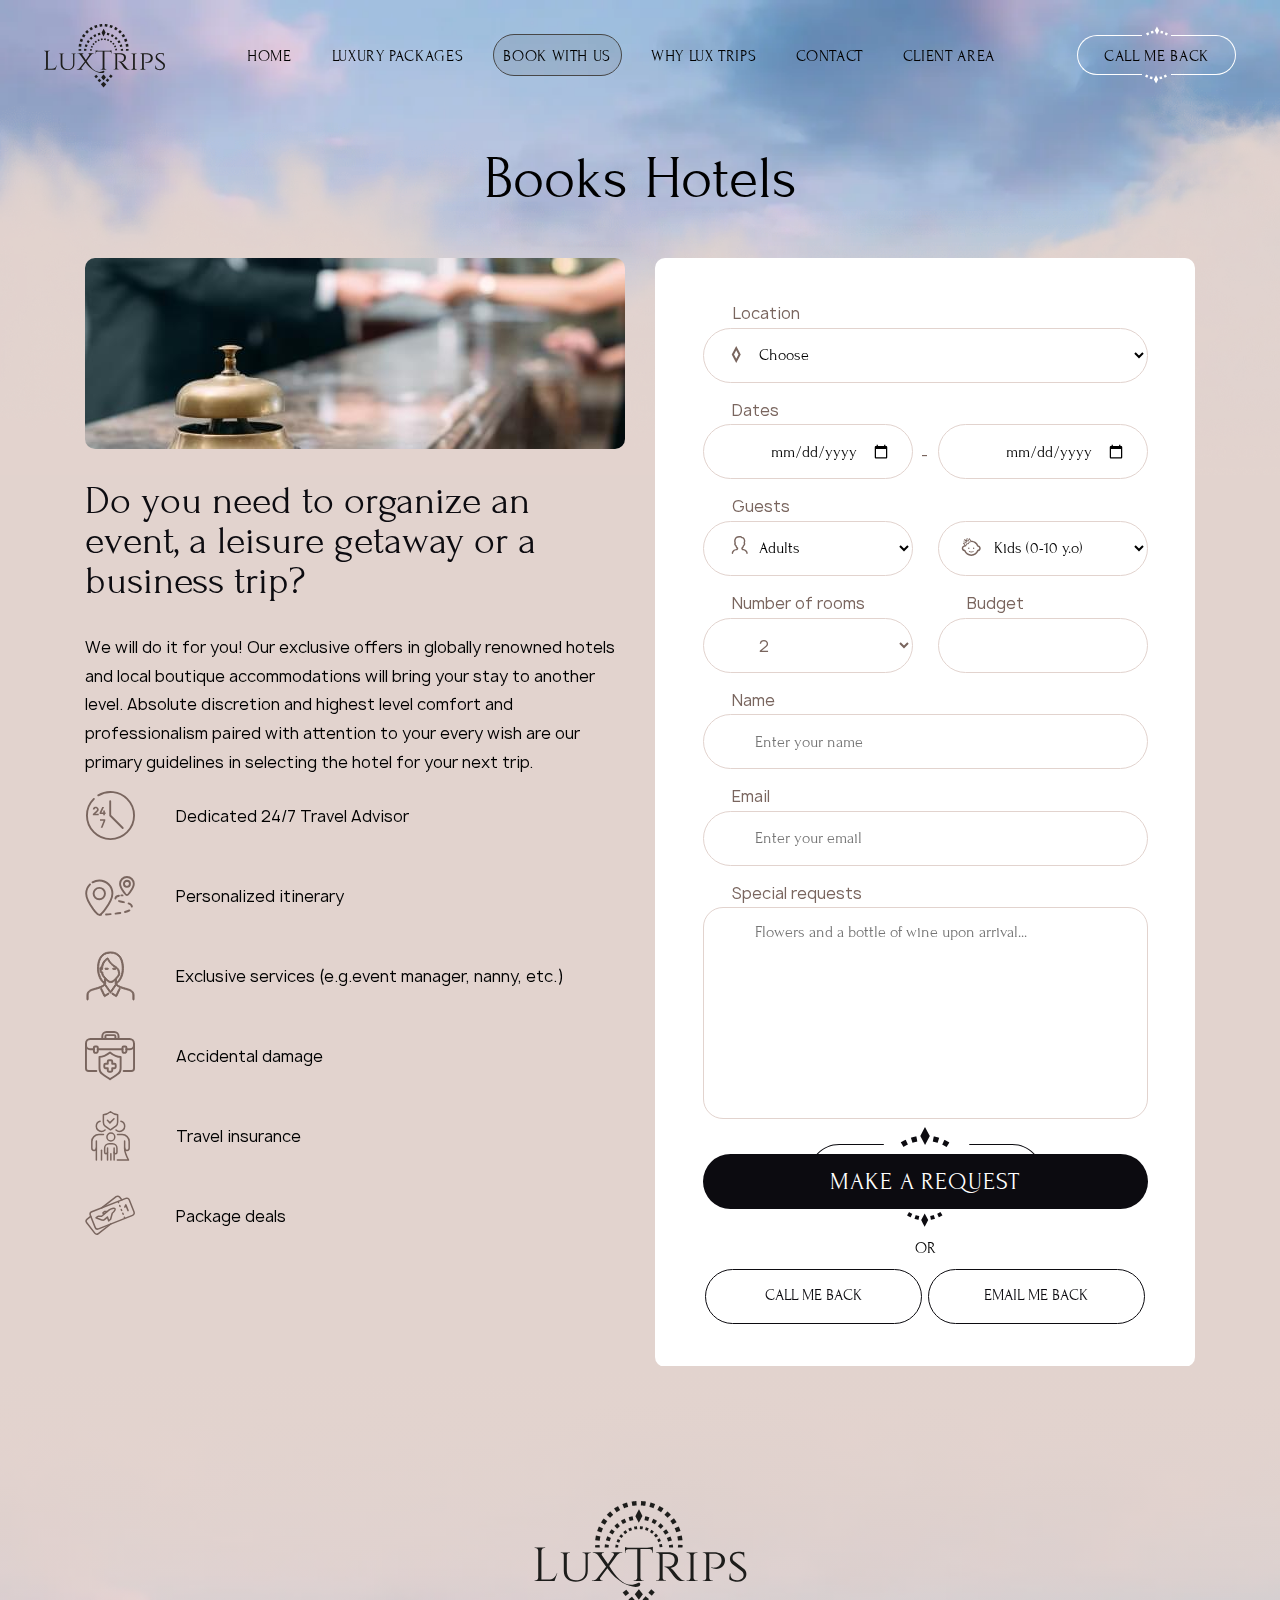
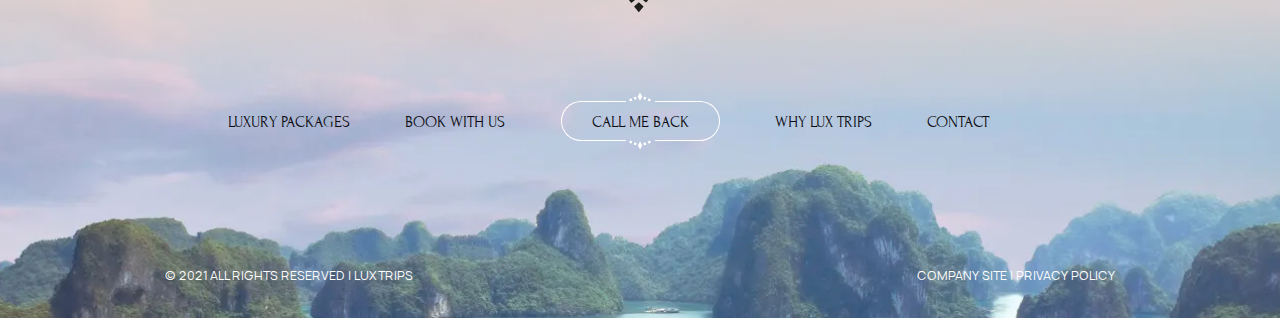
<file: pages/forms-hotel.html>
<!DOCTYPE html>
<html lang="en">
  <head>
    <meta charset="UTF-8" />
    <meta http-equiv="X-UA-Compatible" content="IE=edge" />
    <meta name="viewport" content="width=device-width, initial-scale=1.0" />
    <meta name="description" content="book your hotel">
    <title>Forms hotel</title>
    <link rel="stylesheet" href="../styles/null.css" />
    <link rel="stylesheet" href="../fonts/manrope/stylesheet.css">
    <link rel="stylesheet" href="../fonts/forum/stylesheet.css">
    <link rel="stylesheet" href="../styles/header-footer.css" />
    <link rel="stylesheet" href="../styles/forms.css">
    <script defer src="../js/header-footer.js"></script>
  </head>
  <body class="forms-hotel">
	<header class="header">
		<div class="nav" id="nav">
				<div class="call__btn call__btn-md">Call Me</div>
				<div class="main__logo">
						<a href="../index.html" class="main__logo-link"><img class="main__logo-img" src="../images/header-footer/logo.svg" alt="logo"></a>
				</div>
				<div class="nav__menu" id="nav__menu">
						<ul class="nav__list" id="nav__list">
								<li class="nav__item"><a href="../index.html">Home</a></li>
								<li class="nav__item">
										<a href="./luxury-packages.html">Luxury packages</a>
								</li>
								<li class="nav__item">
										<a href="./book.html">Book with us</a>
								</li>
								<li class="nav__item">
										<a href="./why-lux-trips.html">Why Lux Trips</a>
								</li>
								<li class="nav__item">
										<a href="./contact.html">Contact</a>
								</li>
								<li class="nav__item">
										<a href="./client.html">Client Area</a>
								</li>
						</ul>
				</div>
				<div class="call__btn">
					<svg class="call__btn-top" width="22" height="10" viewBox="0 0 22 10" xmlns="http://www.w3.org/2000/svg">
							<path d="M10.9506 0.416992L9.85895 2.4859L8.80249 4.55481C9.55962 6.00745 10.2287 7.2664 10.977 8.69263L13.1516 4.55481L12.0335 2.4859L10.9506 0.416992Z"/>
									<path d="M21.9114 7.46877L21.8057 7.40714L21.7001 7.33671L21.5856 7.27508L21.48 7.20465L21.3655 7.14302L21.2599 7.0814L21.1542 7.01977L21.0398 6.95814L20.9253 6.89651L20.8197 6.84369L20.7052 6.78206L20.5908 6.72044L20.4851 6.65881L20.3707 6.60599L20.2562 6.54436L20.1418 6.49154L20.0273 6.43871L19.9129 6.38589L19.7984 6.32426L19.7368 6.29785L18.7244 8.50762L18.7684 8.52523L18.874 8.56925L18.9709 8.62207L19.0765 8.6749L19.1734 8.71892L19.2702 8.77174L19.3759 8.82456L19.4727 8.87738L19.5695 8.9214L19.6664 8.97423L19.772 9.03585L19.8689 9.08868L19.9657 9.1415L20.0626 9.19432L20.1594 9.24715L20.2562 9.30877L20.3531 9.3616L20.4499 9.41442L20.5468 9.47605L20.6436 9.53767L20.7316 9.5905L21.9994 7.52159L21.9114 7.46877Z"/>
									<path d="M17.1753 5.31201L17.0521 5.2768L16.9288 5.24158L16.8056 5.19756L16.6823 5.16235L16.559 5.13593L16.427 5.10072L16.3037 5.0655L16.1805 5.03029L16.0572 5.00388L15.9252 4.96866L15.8019 4.93345L15.6787 4.90703L15.5466 4.88062L15.4233 4.85421L15.2913 4.819L15.168 4.79258L15.036 4.77498L14.9127 4.74856L14.8423 4.73096L14.4021 7.1168L14.4549 7.12561L14.5694 7.15202L14.6838 7.16963L14.7895 7.19604L14.9039 7.22245L15.0184 7.24886L15.1328 7.27527L15.2385 7.30169L15.3529 7.31929L15.4674 7.35451L15.573 7.38092L15.6875 7.40733L15.8019 7.44255L15.9076 7.46896L16.0132 7.49537L16.1277 7.53059L16.2333 7.5658L16.3478 7.59221L16.4534 7.62743L16.5679 7.66264L16.6119 7.68025L17.3426 5.36484L17.2986 5.35603L17.1753 5.31201Z"/>
									<path d="M7.1213 4.72218L6.98925 4.74859L6.85719 4.77501L6.73393 4.79261L6.60187 4.81903L6.47862 4.85424L6.34656 4.88065L6.22331 4.90706L6.09125 4.93348L5.968 4.96869L5.84474 5.00391L5.72149 5.03032L5.58943 5.06553L5.46618 5.10075L5.34292 5.13596L5.21967 5.16238L5.09641 5.19759L4.97316 5.24161L4.8411 5.27683L4.72665 5.31204L4.67383 5.32965L5.40455 7.64507L5.43976 7.62746L5.55421 7.59224L5.65986 7.56583L5.76551 7.53062L5.87996 7.4954L5.99441 7.46899L6.10005 7.44258L6.2145 7.40736L6.32015 7.38095L6.4346 7.35454L6.54025 7.31932L6.6547 7.30172L6.76915 7.2753L6.8836 7.24889L6.98925 7.22248L7.1037 7.19607L7.21815 7.16966L7.3326 7.15205L7.44705 7.12564L7.55269 7.10803L7.61432 7.09923L7.17413 4.71338L7.1213 4.72218Z"/>
									<path d="M2.2176 6.27151L2.10315 6.32434L1.9887 6.38596L1.87425 6.43879L1.7598 6.49161L1.64535 6.54443L1.5309 6.60606L1.41645 6.65888L1.302 6.72051L1.19635 6.78214L1.0819 6.84377L0.967449 6.89659L0.861802 6.95822L0.747352 7.01984L0.641706 7.08147L0.527255 7.1431L0.421609 7.20472L0.307159 7.27515L0.201512 7.33678L0.095866 7.40721L-0.000976562 7.46004L1.27558 9.52895L1.35482 9.47612L1.45166 9.41449L1.5397 9.36167L1.63654 9.30885L1.73339 9.24722L1.83023 9.1944L1.93587 9.14157L2.03272 9.08875L2.12956 9.03593L2.2264 8.9743L2.32324 8.92148L2.42009 8.87746L2.52573 8.82464L2.62258 8.77181L2.71942 8.71899L2.82506 8.67497L2.92191 8.62215L3.02755 8.56932L3.1244 8.5253L3.23004 8.48128L3.28287 8.45487L2.27042 6.25391L2.2176 6.27151Z"/>
							</svg>
							<div class="call__btn-crawn">Call Me Back</div>
							<svg class="call__btn-bottom" width="22" height="10" viewBox="0 0 22 10" xmlns="http://www.w3.org/2000/svg">
									<path d="M10.9506 0.416992L9.85895 2.4859L8.80249 4.55481C9.55962 6.00745 10.2287 7.2664 10.977 8.69263L13.1516 4.55481L12.0335 2.4859L10.9506 0.416992Z"/>
									<path d="M21.9114 7.46877L21.8057 7.40714L21.7001 7.33671L21.5856 7.27508L21.48 7.20465L21.3655 7.14302L21.2599 7.0814L21.1542 7.01977L21.0398 6.95814L20.9253 6.89651L20.8197 6.84369L20.7052 6.78206L20.5908 6.72044L20.4851 6.65881L20.3707 6.60599L20.2562 6.54436L20.1418 6.49154L20.0273 6.43871L19.9129 6.38589L19.7984 6.32426L19.7368 6.29785L18.7244 8.50762L18.7684 8.52523L18.874 8.56925L18.9709 8.62207L19.0765 8.6749L19.1734 8.71892L19.2702 8.77174L19.3759 8.82456L19.4727 8.87738L19.5695 8.9214L19.6664 8.97423L19.772 9.03585L19.8689 9.08868L19.9657 9.1415L20.0626 9.19432L20.1594 9.24715L20.2562 9.30877L20.3531 9.3616L20.4499 9.41442L20.5468 9.47605L20.6436 9.53767L20.7316 9.5905L21.9994 7.52159L21.9114 7.46877Z"/>
									<path d="M17.1753 5.31201L17.0521 5.2768L16.9288 5.24158L16.8056 5.19756L16.6823 5.16235L16.559 5.13593L16.427 5.10072L16.3037 5.0655L16.1805 5.03029L16.0572 5.00388L15.9252 4.96866L15.8019 4.93345L15.6787 4.90703L15.5466 4.88062L15.4233 4.85421L15.2913 4.819L15.168 4.79258L15.036 4.77498L14.9127 4.74856L14.8423 4.73096L14.4021 7.1168L14.4549 7.12561L14.5694 7.15202L14.6838 7.16963L14.7895 7.19604L14.9039 7.22245L15.0184 7.24886L15.1328 7.27527L15.2385 7.30169L15.3529 7.31929L15.4674 7.35451L15.573 7.38092L15.6875 7.40733L15.8019 7.44255L15.9076 7.46896L16.0132 7.49537L16.1277 7.53059L16.2333 7.5658L16.3478 7.59221L16.4534 7.62743L16.5679 7.66264L16.6119 7.68025L17.3426 5.36484L17.2986 5.35603L17.1753 5.31201Z"/>
									<path d="M7.1213 4.72218L6.98925 4.74859L6.85719 4.77501L6.73393 4.79261L6.60187 4.81903L6.47862 4.85424L6.34656 4.88065L6.22331 4.90706L6.09125 4.93348L5.968 4.96869L5.84474 5.00391L5.72149 5.03032L5.58943 5.06553L5.46618 5.10075L5.34292 5.13596L5.21967 5.16238L5.09641 5.19759L4.97316 5.24161L4.8411 5.27683L4.72665 5.31204L4.67383 5.32965L5.40455 7.64507L5.43976 7.62746L5.55421 7.59224L5.65986 7.56583L5.76551 7.53062L5.87996 7.4954L5.99441 7.46899L6.10005 7.44258L6.2145 7.40736L6.32015 7.38095L6.4346 7.35454L6.54025 7.31932L6.6547 7.30172L6.76915 7.2753L6.8836 7.24889L6.98925 7.22248L7.1037 7.19607L7.21815 7.16966L7.3326 7.15205L7.44705 7.12564L7.55269 7.10803L7.61432 7.09923L7.17413 4.71338L7.1213 4.72218Z"/>
									<path d="M2.2176 6.27151L2.10315 6.32434L1.9887 6.38596L1.87425 6.43879L1.7598 6.49161L1.64535 6.54443L1.5309 6.60606L1.41645 6.65888L1.302 6.72051L1.19635 6.78214L1.0819 6.84377L0.967449 6.89659L0.861802 6.95822L0.747352 7.01984L0.641706 7.08147L0.527255 7.1431L0.421609 7.20472L0.307159 7.27515L0.201512 7.33678L0.095866 7.40721L-0.000976562 7.46004L1.27558 9.52895L1.35482 9.47612L1.45166 9.41449L1.5397 9.36167L1.63654 9.30885L1.73339 9.24722L1.83023 9.1944L1.93587 9.14157L2.03272 9.08875L2.12956 9.03593L2.2264 8.9743L2.32324 8.92148L2.42009 8.87746L2.52573 8.82464L2.62258 8.77181L2.71942 8.71899L2.82506 8.67497L2.92191 8.62215L3.02755 8.56932L3.1244 8.5253L3.23004 8.48128L3.28287 8.45487L2.27042 6.25391L2.2176 6.27151Z"/>
							</svg>
					</div>
					<div class="nav__burger" id="nav__burger">
							<div class="nav__burger-btn"></div>
					</div>
			</div>
	</header>
    <main>

    <div class="forms-hotel-clouds"></div>
   
    <!-- title -->
    <h1 class="forms__main-title">Books Hotels</h1>

    <!-- hero -->
    <section class="container">
      <!-- #region left -->
      <div class="forms">
      <div class="forms__left">
        <div class="forms__left__image-wrapper">
          <img width="540px" height="191px" class="forms__left__image" src="../images/main-page/book/book04.jpg" alt="Ringbell on reception">
        </div>
        <div class="forms__left__title">
          Do you need to organize an event, a leisure getaway or a business trip?  
        </div>
        <div class="forms__left__description">
          We will do it for you! Our exclusive offers in globally renowned hotels and local boutique accommodations will bring your stay to another level. Absolute discretion and highest level comfort and professionalism paired with attention to your every wish are our primary guidelines in selecting the hotel for your next trip. 

        </div>

        <div class="forms__left__benefits-wrapper">
          <div class="forms__left__benefits">
            <div class="forms__left__benefits-item">
              <div  class="forms__left__benefits-svg1 icon1">
              </div>
              <div  class="forms__left__benefits-title">Dedicated 24/7 Travel Advisor</div>
            </div>

            <div class="forms__left__benefits-item">
              <div  class="forms__left__benefits-svg2 icon2">
              </div>
              <div  class="forms__left__benefits-title">Personalized itinerary</div>
            </div>

            <div class="forms__left__benefits-item">
              <div  class="forms__left__benefits-svg3 icon4">
              </div>
              <div  class="forms__left__benefits-title">Exclusive services (e.g.event manager, nanny, etc.)</div>
            </div>

            <div class="forms__left__benefits-item">
              <div  class="forms__left__benefits-svg4 icon5">
              </div>
              <div  class="forms__left__benefits-title">Accidental damage</div>
            </div>

            <div class="forms__left__benefits-item">
              <div  class="forms__left__benefits-svg5 icon6">
              </div>
              <div  class="forms__left__benefits-title">Travel insurance</div>
            </div>

            <div class="forms__left__benefits-item">
              <div  class="forms__left__benefits-svg6 icon7">
              </div>
              <div  class="forms__left__benefits-title">Package deals</div>
            </div>
          </div>
        </div>
      </div>
      <!-- #endregion left -->

      <div class="forms__right">
        <div class="forms__right__container">
          <form action="submit">

            <div class="forms__right__item-long">
              <label class='forms__right__label' for="location" data-location>Location</label>
                <select class="forms-long" name="location" id="location">
                  <option value="">Choose</option>
                  <option value="istanbul">Instanbul</option>
                  <option value="ankara">Ankara</option>
                  <option value="batumi">Batumi</option>
                  <option value="los-angeles">Los Angeles</option>
                </select>
            </div>

            <div class="forms__right__item-short">
              <label class='forms__right__label' for="dates" data-dates>Dates</label>
                <div class="forms__right__item-short-wrapper">
                  <input class="forms-short" type="date" name="dates" data-calendar>
                  <input class="forms-short" type="date" name="dates" data-calendar>
                </div>
            </div>

            <div class="forms__right__item-short">
              <label class='forms__right__label' for="guests" data-guests>Guests</label>

              <div class="forms__right__item-short-wrapper">
                <select class="forms-short" name="adults">
                  <option value="adults" selected>Adults</option>
                  <option value="1">1</option>
                  <option value="2">2</option>
                  <option value="3">3</option>
                  <option value="4">4</option>
                </select>

                <select class="forms-short" name="kids">
                  <option value="kids" selected>Kids (0-10 y.o)</option>
                  <option value="1">1</option>
                  <option value="2">2</option>
                  <option value="3">3</option>
                  <option value="4">4</option>
                </select>
              </div>

            </div>

             <div class="forms__right__item-short flex-direction-row">
              <div>
                <label class='forms__right__label' for="rooms">Number of rooms<label>
                  <select class="forms-short" name="rooms">
                    <option value="1" >1</option>
                    <option value="2" selected>2</option>
                    <option value="3" >3</option>
                    <option value="4" >4</option>
                  </select>
              </div>

              <div>
                <label class='forms__right__label' for="budget">Budget</label>
                <input class="forms-short" type="text" name="budget" required>
              </div>
            </div>

             <div class="forms__right__item-long">
              <label class='forms__right__label' for="name">Name</label>
              <input class="forms-long" type="text" placeholder="Enter your name" name="name" required>
            </div> 

             <div class="forms__right__item-long">
              <label class='forms__right__label' for="email">Email</label>
              <input class="forms-long" type="email" placeholder="Enter your email" name="email" required>
            </div> 

             <div class="forms__right__item-long">
              <label class='forms__right__label' for="special-requests">Special requests</label>
              <textarea class="forms__special-requests" name="special-requests" cols="30" rows="10" placeholder="Flowers and a bottle of wine upon arrival..."></textarea>
            </div>

            <div class="forms__right__item-long">
              <div class="forms__right-request-wrapper">
                <img class="forms__right-svg-border" src="../images/forms/forms__right-border.svg" alt="svg-border">
                <img class="forms__right-svg-bottom" src="../images/forms/forms__right-bottom.svg" alt="svg-bottom">
                <img class="forms__right-svg-top" src="../images/forms/forms__right-top.svg" alt="svg-top">
                <div class="forms__right-request-wrapper-btn">
                  <button>Make a request</button>
                </div>
              </div>
              <span class="forms__right-or">OR</span>
              <div class="forms__right-cta-wrapper">
                  <div class="forms__right-cta call__btn-main">call me back</div>
                <a href="#" class="forms__right-cta">
                  <div>email me back</div>
                </a>
              </div>
            </div>


          </form>
        </div>
      </div>
    </div>
    </section>

  </main>
	<footer class="footer">
		<div class="footer__wrapper">
			<div class="footer__top">
				<div class="main__logo">
						<a href="../index.html" class="main__logo-link"><img class="main__logo-footer" src="../images/header-footer/logo.svg" alt="logo"></a>
				</div>
				</div>
				<div class="footer__middle">
					<ul class="footer__middle-list footer__middle-first">
						<li class="footer__middle-item"><a href="luxury-packages.html">Luxury packages</a></li>
						<li class="footer__middle-item"><a href="book.html">Book with us</a></li>
					</ul>
					<div class="call__btn call__btn-footer">
					<svg class="call__btn-top" width="22" height="10" viewBox="0 0 22 10" xmlns="http://www.w3.org/2000/svg">
							<path d="M10.9506 0.416992L9.85895 2.4859L8.80249 4.55481C9.55962 6.00745 10.2287 7.2664 10.977 8.69263L13.1516 4.55481L12.0335 2.4859L10.9506 0.416992Z"/>
										<path d="M21.9114 7.46877L21.8057 7.40714L21.7001 7.33671L21.5856 7.27508L21.48 7.20465L21.3655 7.14302L21.2599 7.0814L21.1542 7.01977L21.0398 6.95814L20.9253 6.89651L20.8197 6.84369L20.7052 6.78206L20.5908 6.72044L20.4851 6.65881L20.3707 6.60599L20.2562 6.54436L20.1418 6.49154L20.0273 6.43871L19.9129 6.38589L19.7984 6.32426L19.7368 6.29785L18.7244 8.50762L18.7684 8.52523L18.874 8.56925L18.9709 8.62207L19.0765 8.6749L19.1734 8.71892L19.2702 8.77174L19.3759 8.82456L19.4727 8.87738L19.5695 8.9214L19.6664 8.97423L19.772 9.03585L19.8689 9.08868L19.9657 9.1415L20.0626 9.19432L20.1594 9.24715L20.2562 9.30877L20.3531 9.3616L20.4499 9.41442L20.5468 9.47605L20.6436 9.53767L20.7316 9.5905L21.9994 7.52159L21.9114 7.46877Z"/>
										<path d="M17.1753 5.31201L17.0521 5.2768L16.9288 5.24158L16.8056 5.19756L16.6823 5.16235L16.559 5.13593L16.427 5.10072L16.3037 5.0655L16.1805 5.03029L16.0572 5.00388L15.9252 4.96866L15.8019 4.93345L15.6787 4.90703L15.5466 4.88062L15.4233 4.85421L15.2913 4.819L15.168 4.79258L15.036 4.77498L14.9127 4.74856L14.8423 4.73096L14.4021 7.1168L14.4549 7.12561L14.5694 7.15202L14.6838 7.16963L14.7895 7.19604L14.9039 7.22245L15.0184 7.24886L15.1328 7.27527L15.2385 7.30169L15.3529 7.31929L15.4674 7.35451L15.573 7.38092L15.6875 7.40733L15.8019 7.44255L15.9076 7.46896L16.0132 7.49537L16.1277 7.53059L16.2333 7.5658L16.3478 7.59221L16.4534 7.62743L16.5679 7.66264L16.6119 7.68025L17.3426 5.36484L17.2986 5.35603L17.1753 5.31201Z"/>
										<path d="M7.1213 4.72218L6.98925 4.74859L6.85719 4.77501L6.73393 4.79261L6.60187 4.81903L6.47862 4.85424L6.34656 4.88065L6.22331 4.90706L6.09125 4.93348L5.968 4.96869L5.84474 5.00391L5.72149 5.03032L5.58943 5.06553L5.46618 5.10075L5.34292 5.13596L5.21967 5.16238L5.09641 5.19759L4.97316 5.24161L4.8411 5.27683L4.72665 5.31204L4.67383 5.32965L5.40455 7.64507L5.43976 7.62746L5.55421 7.59224L5.65986 7.56583L5.76551 7.53062L5.87996 7.4954L5.99441 7.46899L6.10005 7.44258L6.2145 7.40736L6.32015 7.38095L6.4346 7.35454L6.54025 7.31932L6.6547 7.30172L6.76915 7.2753L6.8836 7.24889L6.98925 7.22248L7.1037 7.19607L7.21815 7.16966L7.3326 7.15205L7.44705 7.12564L7.55269 7.10803L7.61432 7.09923L7.17413 4.71338L7.1213 4.72218Z"/>
										<path d="M2.2176 6.27151L2.10315 6.32434L1.9887 6.38596L1.87425 6.43879L1.7598 6.49161L1.64535 6.54443L1.5309 6.60606L1.41645 6.65888L1.302 6.72051L1.19635 6.78214L1.0819 6.84377L0.967449 6.89659L0.861802 6.95822L0.747352 7.01984L0.641706 7.08147L0.527255 7.1431L0.421609 7.20472L0.307159 7.27515L0.201512 7.33678L0.095866 7.40721L-0.000976562 7.46004L1.27558 9.52895L1.35482 9.47612L1.45166 9.41449L1.5397 9.36167L1.63654 9.30885L1.73339 9.24722L1.83023 9.1944L1.93587 9.14157L2.03272 9.08875L2.12956 9.03593L2.2264 8.9743L2.32324 8.92148L2.42009 8.87746L2.52573 8.82464L2.62258 8.77181L2.71942 8.71899L2.82506 8.67497L2.92191 8.62215L3.02755 8.56932L3.1244 8.5253L3.23004 8.48128L3.28287 8.45487L2.27042 6.25391L2.2176 6.27151Z"/>
									</svg>
									<div class="call__btn-crawn">Call Me Back</div>
									<svg class="call__btn-bottom" width="22" height="10" viewBox="0 0 22 10" xmlns="http://www.w3.org/2000/svg">
									<path d="M10.9506 0.416992L9.85895 2.4859L8.80249 4.55481C9.55962 6.00745 10.2287 7.2664 10.977 8.69263L13.1516 4.55481L12.0335 2.4859L10.9506 0.416992Z"/>
									<path d="M21.9114 7.46877L21.8057 7.40714L21.7001 7.33671L21.5856 7.27508L21.48 7.20465L21.3655 7.14302L21.2599 7.0814L21.1542 7.01977L21.0398 6.95814L20.9253 6.89651L20.8197 6.84369L20.7052 6.78206L20.5908 6.72044L20.4851 6.65881L20.3707 6.60599L20.2562 6.54436L20.1418 6.49154L20.0273 6.43871L19.9129 6.38589L19.7984 6.32426L19.7368 6.29785L18.7244 8.50762L18.7684 8.52523L18.874 8.56925L18.9709 8.62207L19.0765 8.6749L19.1734 8.71892L19.2702 8.77174L19.3759 8.82456L19.4727 8.87738L19.5695 8.9214L19.6664 8.97423L19.772 9.03585L19.8689 9.08868L19.9657 9.1415L20.0626 9.19432L20.1594 9.24715L20.2562 9.30877L20.3531 9.3616L20.4499 9.41442L20.5468 9.47605L20.6436 9.53767L20.7316 9.5905L21.9994 7.52159L21.9114 7.46877Z"/>
									<path d="M17.1753 5.31201L17.0521 5.2768L16.9288 5.24158L16.8056 5.19756L16.6823 5.16235L16.559 5.13593L16.427 5.10072L16.3037 5.0655L16.1805 5.03029L16.0572 5.00388L15.9252 4.96866L15.8019 4.93345L15.6787 4.90703L15.5466 4.88062L15.4233 4.85421L15.2913 4.819L15.168 4.79258L15.036 4.77498L14.9127 4.74856L14.8423 4.73096L14.4021 7.1168L14.4549 7.12561L14.5694 7.15202L14.6838 7.16963L14.7895 7.19604L14.9039 7.22245L15.0184 7.24886L15.1328 7.27527L15.2385 7.30169L15.3529 7.31929L15.4674 7.35451L15.573 7.38092L15.6875 7.40733L15.8019 7.44255L15.9076 7.46896L16.0132 7.49537L16.1277 7.53059L16.2333 7.5658L16.3478 7.59221L16.4534 7.62743L16.5679 7.66264L16.6119 7.68025L17.3426 5.36484L17.2986 5.35603L17.1753 5.31201Z"/>
									<path d="M7.1213 4.72218L6.98925 4.74859L6.85719 4.77501L6.73393 4.79261L6.60187 4.81903L6.47862 4.85424L6.34656 4.88065L6.22331 4.90706L6.09125 4.93348L5.968 4.96869L5.84474 5.00391L5.72149 5.03032L5.58943 5.06553L5.46618 5.10075L5.34292 5.13596L5.21967 5.16238L5.09641 5.19759L4.97316 5.24161L4.8411 5.27683L4.72665 5.31204L4.67383 5.32965L5.40455 7.64507L5.43976 7.62746L5.55421 7.59224L5.65986 7.56583L5.76551 7.53062L5.87996 7.4954L5.99441 7.46899L6.10005 7.44258L6.2145 7.40736L6.32015 7.38095L6.4346 7.35454L6.54025 7.31932L6.6547 7.30172L6.76915 7.2753L6.8836 7.24889L6.98925 7.22248L7.1037 7.19607L7.21815 7.16966L7.3326 7.15205L7.44705 7.12564L7.55269 7.10803L7.61432 7.09923L7.17413 4.71338L7.1213 4.72218Z"/>
									<path d="M2.2176 6.27151L2.10315 6.32434L1.9887 6.38596L1.87425 6.43879L1.7598 6.49161L1.64535 6.54443L1.5309 6.60606L1.41645 6.65888L1.302 6.72051L1.19635 6.78214L1.0819 6.84377L0.967449 6.89659L0.861802 6.95822L0.747352 7.01984L0.641706 7.08147L0.527255 7.1431L0.421609 7.20472L0.307159 7.27515L0.201512 7.33678L0.095866 7.40721L-0.000976562 7.46004L1.27558 9.52895L1.35482 9.47612L1.45166 9.41449L1.5397 9.36167L1.63654 9.30885L1.73339 9.24722L1.83023 9.1944L1.93587 9.14157L2.03272 9.08875L2.12956 9.03593L2.2264 8.9743L2.32324 8.92148L2.42009 8.87746L2.52573 8.82464L2.62258 8.77181L2.71942 8.71899L2.82506 8.67497L2.92191 8.62215L3.02755 8.56932L3.1244 8.5253L3.23004 8.48128L3.28287 8.45487L2.27042 6.25391L2.2176 6.27151Z"/>
							</svg>
					</div>
					<ul class="footer__middle-list footer__middle-second">
							<li class="footer__middle-item"><a href="why-lux-trips.html">Why Lux Trips</a></li>
							<li class="footer__middle-item"><a href="contact.html">Contact</a></li>
					</ul>
			</div>
			<div class="footer__bottom">
					<div class="footer__rights">© 2021 All Rights Reserved | Luxtrips</div>
					<div class="footer__rights">Company Site | Privacy Policy</div>
			</div>
			</div>
	</footer>
	<div class="modal" id="modal">
			<div class="modal__frame" id="modal__frame"></div>
			<div class="modal__menu" id="modal__menu">
					<div class="modal__close" id="modal__close"></div>
					<div class="modal__title">Contact</div>
					<form action="#" class="modal__form">
							<input type="text" placeholder="Name" class="modal__text">
							<input type="tel" placeholder="Phone" class="modal__tel">
							<input type="submit" value="Call me back" class="modal__btn" id="modal__btn">
					</form>
			</div>
	</div>
  </body>
</html>
</file>
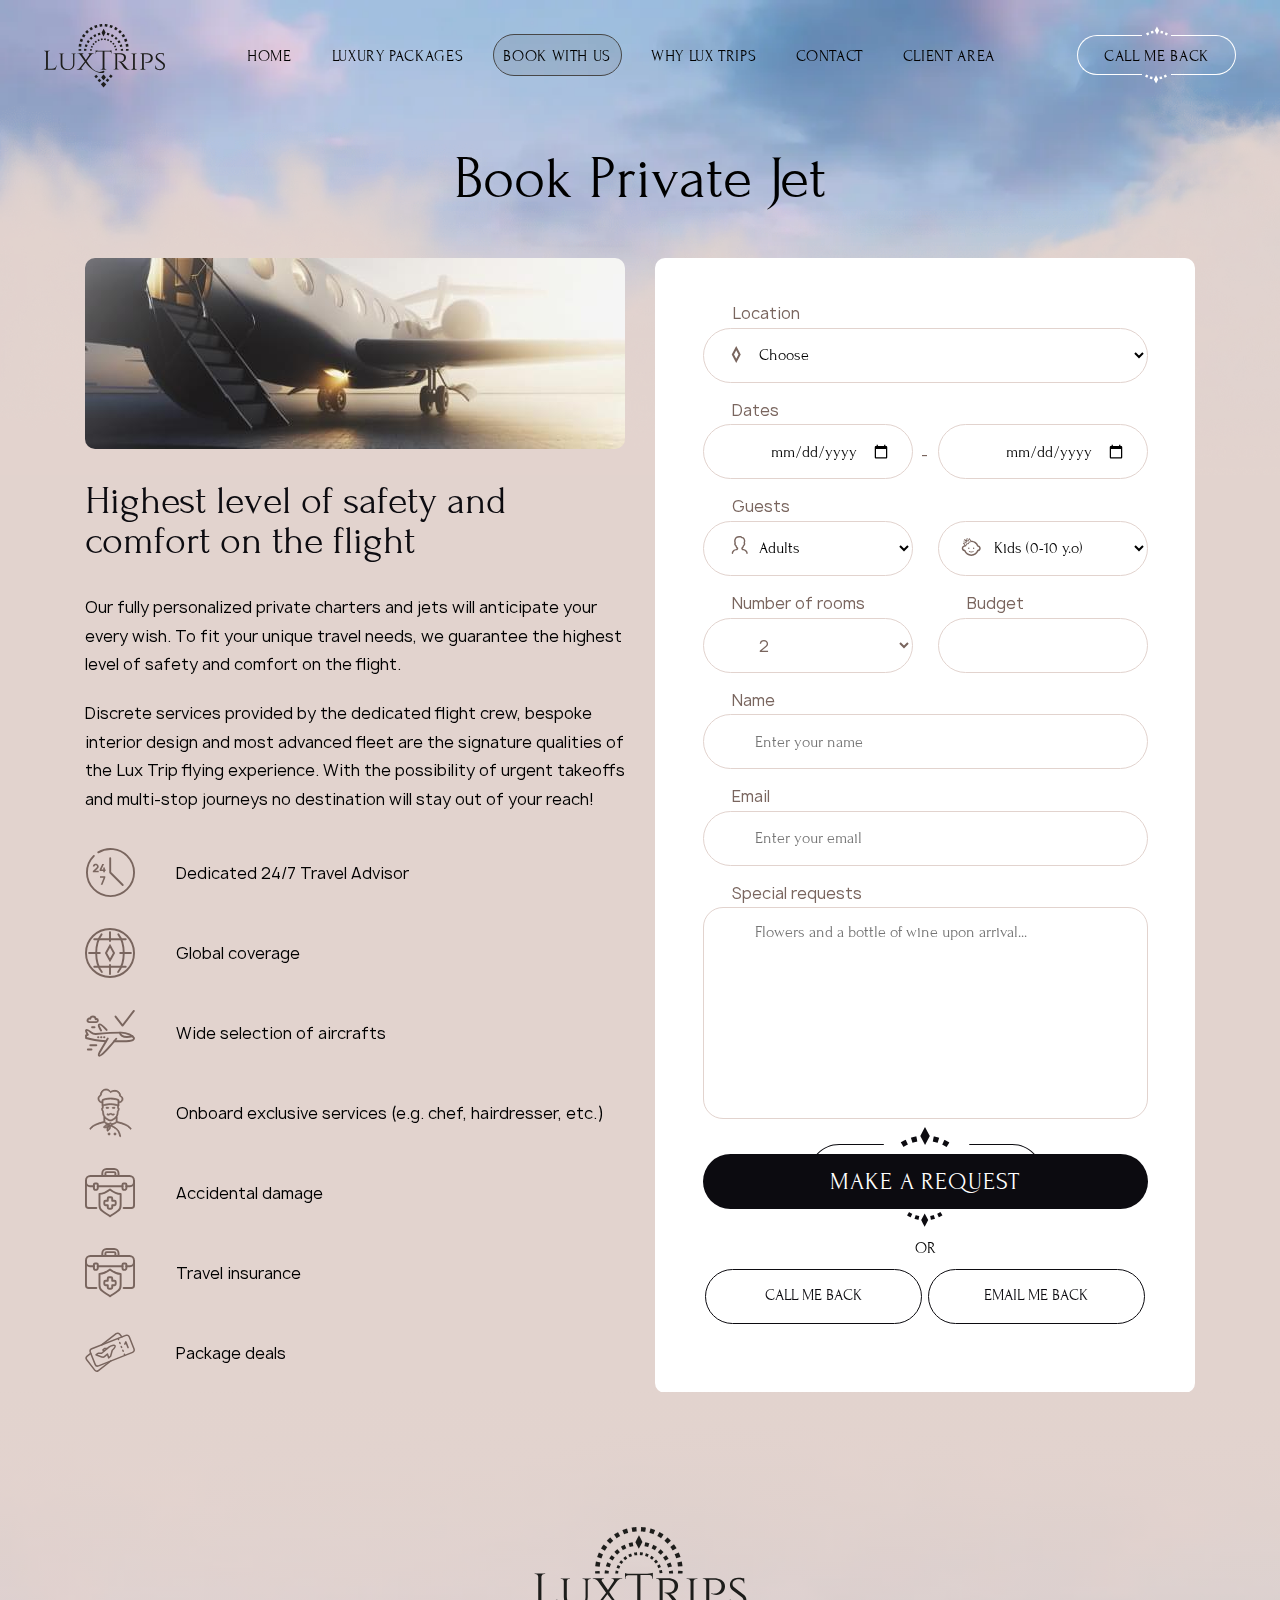
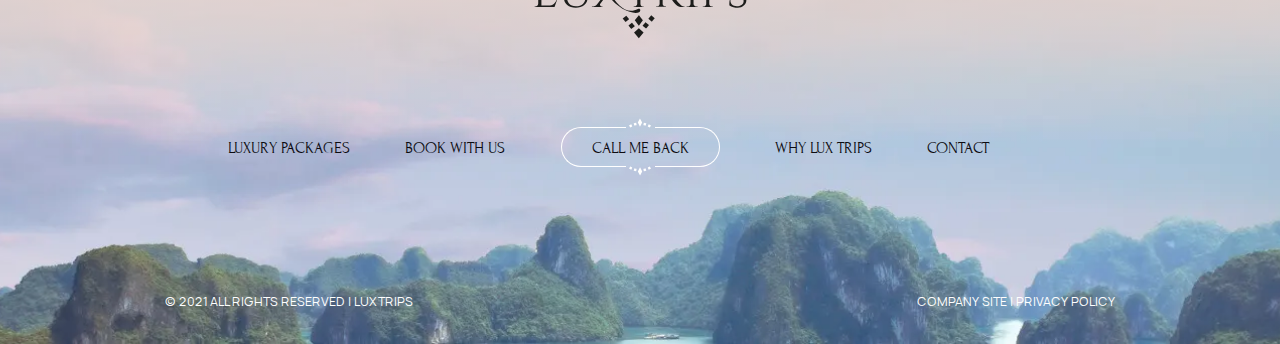
<file: pages/forms-jet.html>
<!DOCTYPE html>
<html lang="en">
  <head>
    <meta charset="UTF-8" />
    <meta http-equiv="X-UA-Compatible" content="IE=edge" />
    <meta name="viewport" content="width=device-width, initial-scale=1.0" />
    <meta name="description" content="book your jet">
    <title>Book Private Jet</title>
    <link rel="stylesheet" href="../styles/null.css" />
    <link rel="stylesheet" href="../fonts/manrope/stylesheet.css">
    <link rel="stylesheet" href="../fonts/forum/stylesheet.css">
    <link rel="stylesheet" href="../styles/header-footer.css" />
    <link rel="stylesheet" href="../styles/forms.css">
    <script defer src="../js/header-footer.js"></script>
  </head>
  <body class="forms-hotel">
	<header class="header">
		<div class="nav" id="nav">
				<div class="call__btn call__btn-md">Call Me</div>
				<div class="main__logo">
						<a href="../index.html" class="main__logo-link"><img class="main__logo-img" src="../images/header-footer/logo.svg" alt="logo"></a>
				</div>
				<div class="nav__menu" id="nav__menu">
						<ul class="nav__list" id="nav__list">
								<li class="nav__item"><a href="../index.html">Home</a></li>
								<li class="nav__item">
										<a href="./luxury-packages.html">Luxury packages</a>
								</li>
								<li class="nav__item">
										<a href="./book.html">Book with us</a>
								</li>
								<li class="nav__item">
										<a href="./why-lux-trips.html">Why Lux Trips</a>
								</li>
								<li class="nav__item">
										<a href="./contact.html">Contact</a>
								</li>
								<li class="nav__item">
										<a href="./client.html">Client Area</a>
								</li>
						</ul>
				</div>
				<div class="call__btn">
					<svg class="call__btn-top" width="22" height="10" viewBox="0 0 22 10" xmlns="http://www.w3.org/2000/svg">
							<path d="M10.9506 0.416992L9.85895 2.4859L8.80249 4.55481C9.55962 6.00745 10.2287 7.2664 10.977 8.69263L13.1516 4.55481L12.0335 2.4859L10.9506 0.416992Z"/>
									<path d="M21.9114 7.46877L21.8057 7.40714L21.7001 7.33671L21.5856 7.27508L21.48 7.20465L21.3655 7.14302L21.2599 7.0814L21.1542 7.01977L21.0398 6.95814L20.9253 6.89651L20.8197 6.84369L20.7052 6.78206L20.5908 6.72044L20.4851 6.65881L20.3707 6.60599L20.2562 6.54436L20.1418 6.49154L20.0273 6.43871L19.9129 6.38589L19.7984 6.32426L19.7368 6.29785L18.7244 8.50762L18.7684 8.52523L18.874 8.56925L18.9709 8.62207L19.0765 8.6749L19.1734 8.71892L19.2702 8.77174L19.3759 8.82456L19.4727 8.87738L19.5695 8.9214L19.6664 8.97423L19.772 9.03585L19.8689 9.08868L19.9657 9.1415L20.0626 9.19432L20.1594 9.24715L20.2562 9.30877L20.3531 9.3616L20.4499 9.41442L20.5468 9.47605L20.6436 9.53767L20.7316 9.5905L21.9994 7.52159L21.9114 7.46877Z"/>
									<path d="M17.1753 5.31201L17.0521 5.2768L16.9288 5.24158L16.8056 5.19756L16.6823 5.16235L16.559 5.13593L16.427 5.10072L16.3037 5.0655L16.1805 5.03029L16.0572 5.00388L15.9252 4.96866L15.8019 4.93345L15.6787 4.90703L15.5466 4.88062L15.4233 4.85421L15.2913 4.819L15.168 4.79258L15.036 4.77498L14.9127 4.74856L14.8423 4.73096L14.4021 7.1168L14.4549 7.12561L14.5694 7.15202L14.6838 7.16963L14.7895 7.19604L14.9039 7.22245L15.0184 7.24886L15.1328 7.27527L15.2385 7.30169L15.3529 7.31929L15.4674 7.35451L15.573 7.38092L15.6875 7.40733L15.8019 7.44255L15.9076 7.46896L16.0132 7.49537L16.1277 7.53059L16.2333 7.5658L16.3478 7.59221L16.4534 7.62743L16.5679 7.66264L16.6119 7.68025L17.3426 5.36484L17.2986 5.35603L17.1753 5.31201Z"/>
									<path d="M7.1213 4.72218L6.98925 4.74859L6.85719 4.77501L6.73393 4.79261L6.60187 4.81903L6.47862 4.85424L6.34656 4.88065L6.22331 4.90706L6.09125 4.93348L5.968 4.96869L5.84474 5.00391L5.72149 5.03032L5.58943 5.06553L5.46618 5.10075L5.34292 5.13596L5.21967 5.16238L5.09641 5.19759L4.97316 5.24161L4.8411 5.27683L4.72665 5.31204L4.67383 5.32965L5.40455 7.64507L5.43976 7.62746L5.55421 7.59224L5.65986 7.56583L5.76551 7.53062L5.87996 7.4954L5.99441 7.46899L6.10005 7.44258L6.2145 7.40736L6.32015 7.38095L6.4346 7.35454L6.54025 7.31932L6.6547 7.30172L6.76915 7.2753L6.8836 7.24889L6.98925 7.22248L7.1037 7.19607L7.21815 7.16966L7.3326 7.15205L7.44705 7.12564L7.55269 7.10803L7.61432 7.09923L7.17413 4.71338L7.1213 4.72218Z"/>
									<path d="M2.2176 6.27151L2.10315 6.32434L1.9887 6.38596L1.87425 6.43879L1.7598 6.49161L1.64535 6.54443L1.5309 6.60606L1.41645 6.65888L1.302 6.72051L1.19635 6.78214L1.0819 6.84377L0.967449 6.89659L0.861802 6.95822L0.747352 7.01984L0.641706 7.08147L0.527255 7.1431L0.421609 7.20472L0.307159 7.27515L0.201512 7.33678L0.095866 7.40721L-0.000976562 7.46004L1.27558 9.52895L1.35482 9.47612L1.45166 9.41449L1.5397 9.36167L1.63654 9.30885L1.73339 9.24722L1.83023 9.1944L1.93587 9.14157L2.03272 9.08875L2.12956 9.03593L2.2264 8.9743L2.32324 8.92148L2.42009 8.87746L2.52573 8.82464L2.62258 8.77181L2.71942 8.71899L2.82506 8.67497L2.92191 8.62215L3.02755 8.56932L3.1244 8.5253L3.23004 8.48128L3.28287 8.45487L2.27042 6.25391L2.2176 6.27151Z"/>
							</svg>
							<div class="call__btn-crawn">Call Me Back</div>
							<svg class="call__btn-bottom" width="22" height="10" viewBox="0 0 22 10" xmlns="http://www.w3.org/2000/svg">
									<path d="M10.9506 0.416992L9.85895 2.4859L8.80249 4.55481C9.55962 6.00745 10.2287 7.2664 10.977 8.69263L13.1516 4.55481L12.0335 2.4859L10.9506 0.416992Z"/>
									<path d="M21.9114 7.46877L21.8057 7.40714L21.7001 7.33671L21.5856 7.27508L21.48 7.20465L21.3655 7.14302L21.2599 7.0814L21.1542 7.01977L21.0398 6.95814L20.9253 6.89651L20.8197 6.84369L20.7052 6.78206L20.5908 6.72044L20.4851 6.65881L20.3707 6.60599L20.2562 6.54436L20.1418 6.49154L20.0273 6.43871L19.9129 6.38589L19.7984 6.32426L19.7368 6.29785L18.7244 8.50762L18.7684 8.52523L18.874 8.56925L18.9709 8.62207L19.0765 8.6749L19.1734 8.71892L19.2702 8.77174L19.3759 8.82456L19.4727 8.87738L19.5695 8.9214L19.6664 8.97423L19.772 9.03585L19.8689 9.08868L19.9657 9.1415L20.0626 9.19432L20.1594 9.24715L20.2562 9.30877L20.3531 9.3616L20.4499 9.41442L20.5468 9.47605L20.6436 9.53767L20.7316 9.5905L21.9994 7.52159L21.9114 7.46877Z"/>
									<path d="M17.1753 5.31201L17.0521 5.2768L16.9288 5.24158L16.8056 5.19756L16.6823 5.16235L16.559 5.13593L16.427 5.10072L16.3037 5.0655L16.1805 5.03029L16.0572 5.00388L15.9252 4.96866L15.8019 4.93345L15.6787 4.90703L15.5466 4.88062L15.4233 4.85421L15.2913 4.819L15.168 4.79258L15.036 4.77498L14.9127 4.74856L14.8423 4.73096L14.4021 7.1168L14.4549 7.12561L14.5694 7.15202L14.6838 7.16963L14.7895 7.19604L14.9039 7.22245L15.0184 7.24886L15.1328 7.27527L15.2385 7.30169L15.3529 7.31929L15.4674 7.35451L15.573 7.38092L15.6875 7.40733L15.8019 7.44255L15.9076 7.46896L16.0132 7.49537L16.1277 7.53059L16.2333 7.5658L16.3478 7.59221L16.4534 7.62743L16.5679 7.66264L16.6119 7.68025L17.3426 5.36484L17.2986 5.35603L17.1753 5.31201Z"/>
									<path d="M7.1213 4.72218L6.98925 4.74859L6.85719 4.77501L6.73393 4.79261L6.60187 4.81903L6.47862 4.85424L6.34656 4.88065L6.22331 4.90706L6.09125 4.93348L5.968 4.96869L5.84474 5.00391L5.72149 5.03032L5.58943 5.06553L5.46618 5.10075L5.34292 5.13596L5.21967 5.16238L5.09641 5.19759L4.97316 5.24161L4.8411 5.27683L4.72665 5.31204L4.67383 5.32965L5.40455 7.64507L5.43976 7.62746L5.55421 7.59224L5.65986 7.56583L5.76551 7.53062L5.87996 7.4954L5.99441 7.46899L6.10005 7.44258L6.2145 7.40736L6.32015 7.38095L6.4346 7.35454L6.54025 7.31932L6.6547 7.30172L6.76915 7.2753L6.8836 7.24889L6.98925 7.22248L7.1037 7.19607L7.21815 7.16966L7.3326 7.15205L7.44705 7.12564L7.55269 7.10803L7.61432 7.09923L7.17413 4.71338L7.1213 4.72218Z"/>
									<path d="M2.2176 6.27151L2.10315 6.32434L1.9887 6.38596L1.87425 6.43879L1.7598 6.49161L1.64535 6.54443L1.5309 6.60606L1.41645 6.65888L1.302 6.72051L1.19635 6.78214L1.0819 6.84377L0.967449 6.89659L0.861802 6.95822L0.747352 7.01984L0.641706 7.08147L0.527255 7.1431L0.421609 7.20472L0.307159 7.27515L0.201512 7.33678L0.095866 7.40721L-0.000976562 7.46004L1.27558 9.52895L1.35482 9.47612L1.45166 9.41449L1.5397 9.36167L1.63654 9.30885L1.73339 9.24722L1.83023 9.1944L1.93587 9.14157L2.03272 9.08875L2.12956 9.03593L2.2264 8.9743L2.32324 8.92148L2.42009 8.87746L2.52573 8.82464L2.62258 8.77181L2.71942 8.71899L2.82506 8.67497L2.92191 8.62215L3.02755 8.56932L3.1244 8.5253L3.23004 8.48128L3.28287 8.45487L2.27042 6.25391L2.2176 6.27151Z"/>
							</svg>
					</div>
					<div class="nav__burger" id="nav__burger">
							<div class="nav__burger-btn"></div>
					</div>
			</div>
	</header>
    <main>
    <div class="forms-hotel-clouds"></div>
    <h1 class="forms__main-title">Book Private Jet</h1>
    <section class="container">
      <div class="forms">
      <div class="forms__left">
        <div class="forms__left__image-wrapper">
          <img width="540px" height="191px" class="forms__left__image" src="../images/main-page/book/book06.jpg" alt="Ringbell on reception">
        </div>
        <h2 class="forms__left__title">
          Highest level of safety and comfort on the flight
        </h2>
        <div class="forms__left__description"><p>Our fully personalized private charters and jets will anticipate your every wish. To fit your unique travel needs, we guarantee the highest level of safety and comfort on the flight.</p><p>Discrete services provided by the dedicated flight crew, bespoke interior design and most advanced fleet are the signature qualities of the Lux Trip flying experience. With the possibility of urgent takeoffs and multi-stop journeys no destination will stay out of your reach!</p></div>
        <div class="forms__left__benefits-wrapper">
          <div class="forms__left__benefits">
            <div class="forms__left__benefits-item">
              <div  class="forms__left__benefits-svg1 icon1">
              </div>
              <div  class="forms__left__benefits-title">Dedicated 24/7 Travel Advisor</div>
            </div>

            <div class="forms__left__benefits-item">
              <div  class="forms__left__benefits-svg2 icon10">
              </div>
              <div  class="forms__left__benefits-title">Global coverage</div>
            </div>
            <div class="forms__left__benefits-item">
              <div  class="forms__left__benefits-svg3 icon13">
              </div>
              <div  class="forms__left__benefits-title">Wide selection of aircrafts</div>
            </div>
            <div class="forms__left__benefits-item">
              <div  class="forms__left__benefits-svg2 icon14">
              </div>
              <div  class="forms__left__benefits-title">Onboard exclusive services (e.g. chef, hairdresser, etc.)</div>
            </div>

            <div class="forms__left__benefits-item">
              <div  class="forms__left__benefits-svg4 icon5">
              </div>
              <div  class="forms__left__benefits-title">Accidental damage</div>
            </div>

            <div class="forms__left__benefits-item">
              <div  class="forms__left__benefits-svg5 icon5">
              </div>
              <div  class="forms__left__benefits-title">Travel insurance</div>
            </div>

            <div class="forms__left__benefits-item">
              <div  class="forms__left__benefits-svg6 icon7">
              </div>
              <div  class="forms__left__benefits-title">Package deals</div>
            </div>
          </div>
        </div>
      </div>
      <div class="forms__right">
        <div class="forms__right__container">
          <form action="submit">
            <div class="forms__right__item-long">
              <label class='forms__right__label' for="location" data-location>Location</label>
                <select class="forms-long" name="location" id="location">
                  <option value="">Choose</option>
                  <option value="istanbul">Instanbul</option>
                  <option value="ankara">Ankara</option>
                  <option value="batumi">Batumi</option>
                  <option value="los-angeles">Los Angeles</option>
                </select>
            </div>
            <div class="forms__right__item-short">
              <label class='forms__right__label' for="dates" data-dates>Dates</label>
                <div class="forms__right__item-short-wrapper">
                  <input class="forms-short" type="date" name="dates" data-calendar>
                  <input class="forms-short" type="date" name="dates" data-calendar>
                </div>
            </div>

            <div class="forms__right__item-short">
              <label class='forms__right__label' for="guests" data-guests>Guests</label>

              <div class="forms__right__item-short-wrapper">
                <select class="forms-short" name="adults">
                  <option value="adults" selected>Adults</option>
                  <option value="1">1</option>
                  <option value="2">2</option>
                  <option value="3">3</option>
                  <option value="4">4</option>
                </select>

                <select class="forms-short" name="kids">
                  <option value="kids" selected>Kids (0-10 y.o)</option>
                  <option value="1">1</option>
                  <option value="2">2</option>
                  <option value="3">3</option>
                  <option value="4">4</option>
                </select>
              </div>
            </div>
             <div class="forms__right__item-short flex-direction-row">
              <div>
                <label class='forms__right__label' for="rooms">Number of rooms<label>
                  <select class="forms-short" name="rooms">
                    <option value="1" >1</option>
                    <option value="2" selected>2</option>
                    <option value="3" >3</option>
                    <option value="4" >4</option>
                  </select>
              </div>

              <div>
                <label class='forms__right__label' for="budget">Budget</label>
                <input class="forms-short" type="text" name="budget" required>
              </div>
            </div>

             <div class="forms__right__item-long">
              <label class='forms__right__label' for="name">Name</label>
              <input class="forms-long" type="text" placeholder="Enter your name" name="name" required>
            </div> 

             <div class="forms__right__item-long">
              <label class='forms__right__label' for="email">Email</label>
              <input class="forms-long" type="email" placeholder="Enter your email" name="email" required>
            </div> 

             <div class="forms__right__item-long">
              <label class='forms__right__label' for="special-requests">Special requests</label>
              <textarea class="forms__special-requests" name="special-requests" cols="30" rows="10" placeholder="Flowers and a bottle of wine upon arrival..."></textarea>
            </div>

            <div class="forms__right__item-long">
              <div class="forms__right-request-wrapper">
                <img class="forms__right-svg-border" src="../images/forms/forms__right-border.svg" alt="svg-border">
                <img class="forms__right-svg-bottom" src="../images/forms/forms__right-bottom.svg" alt="svg-bottom">
                <img class="forms__right-svg-top" src="../images/forms/forms__right-top.svg" alt="svg-top">
                <div class="forms__right-request-wrapper-btn">
                  <button>Make a request</button>
                </div>
              </div>
              <span class="forms__right-or">OR</span>
              <div class="forms__right-cta-wrapper">
                  <div class="forms__right-cta call__btn-main">call me back</div>
                <a href="#" class="forms__right-cta">
                  <div>email me back</div>
                </a>
              </div>
            </div>
          </form>
        </div>
      </div>
    </div>
    </section>
  </main>
	<footer class="footer">
		<div class="footer__wrapper">
			<div class="footer__top">
				<div class="main__logo">
						<a href="../index.html" class="main__logo-link"><img class="main__logo-footer" src="../images/header-footer/logo.svg" alt="logo"></a>
				</div>
				</div>
				<div class="footer__middle">
					<ul class="footer__middle-list footer__middle-first">
						<li class="footer__middle-item"><a href="luxury-packages.html">Luxury packages</a></li>
						<li class="footer__middle-item"><a href="book.html">Book with us</a></li>
					</ul>
					<div class="call__btn call__btn-footer">
					<svg class="call__btn-top" width="22" height="10" viewBox="0 0 22 10" xmlns="http://www.w3.org/2000/svg">
							<path d="M10.9506 0.416992L9.85895 2.4859L8.80249 4.55481C9.55962 6.00745 10.2287 7.2664 10.977 8.69263L13.1516 4.55481L12.0335 2.4859L10.9506 0.416992Z"/>
										<path d="M21.9114 7.46877L21.8057 7.40714L21.7001 7.33671L21.5856 7.27508L21.48 7.20465L21.3655 7.14302L21.2599 7.0814L21.1542 7.01977L21.0398 6.95814L20.9253 6.89651L20.8197 6.84369L20.7052 6.78206L20.5908 6.72044L20.4851 6.65881L20.3707 6.60599L20.2562 6.54436L20.1418 6.49154L20.0273 6.43871L19.9129 6.38589L19.7984 6.32426L19.7368 6.29785L18.7244 8.50762L18.7684 8.52523L18.874 8.56925L18.9709 8.62207L19.0765 8.6749L19.1734 8.71892L19.2702 8.77174L19.3759 8.82456L19.4727 8.87738L19.5695 8.9214L19.6664 8.97423L19.772 9.03585L19.8689 9.08868L19.9657 9.1415L20.0626 9.19432L20.1594 9.24715L20.2562 9.30877L20.3531 9.3616L20.4499 9.41442L20.5468 9.47605L20.6436 9.53767L20.7316 9.5905L21.9994 7.52159L21.9114 7.46877Z"/>
										<path d="M17.1753 5.31201L17.0521 5.2768L16.9288 5.24158L16.8056 5.19756L16.6823 5.16235L16.559 5.13593L16.427 5.10072L16.3037 5.0655L16.1805 5.03029L16.0572 5.00388L15.9252 4.96866L15.8019 4.93345L15.6787 4.90703L15.5466 4.88062L15.4233 4.85421L15.2913 4.819L15.168 4.79258L15.036 4.77498L14.9127 4.74856L14.8423 4.73096L14.4021 7.1168L14.4549 7.12561L14.5694 7.15202L14.6838 7.16963L14.7895 7.19604L14.9039 7.22245L15.0184 7.24886L15.1328 7.27527L15.2385 7.30169L15.3529 7.31929L15.4674 7.35451L15.573 7.38092L15.6875 7.40733L15.8019 7.44255L15.9076 7.46896L16.0132 7.49537L16.1277 7.53059L16.2333 7.5658L16.3478 7.59221L16.4534 7.62743L16.5679 7.66264L16.6119 7.68025L17.3426 5.36484L17.2986 5.35603L17.1753 5.31201Z"/>
										<path d="M7.1213 4.72218L6.98925 4.74859L6.85719 4.77501L6.73393 4.79261L6.60187 4.81903L6.47862 4.85424L6.34656 4.88065L6.22331 4.90706L6.09125 4.93348L5.968 4.96869L5.84474 5.00391L5.72149 5.03032L5.58943 5.06553L5.46618 5.10075L5.34292 5.13596L5.21967 5.16238L5.09641 5.19759L4.97316 5.24161L4.8411 5.27683L4.72665 5.31204L4.67383 5.32965L5.40455 7.64507L5.43976 7.62746L5.55421 7.59224L5.65986 7.56583L5.76551 7.53062L5.87996 7.4954L5.99441 7.46899L6.10005 7.44258L6.2145 7.40736L6.32015 7.38095L6.4346 7.35454L6.54025 7.31932L6.6547 7.30172L6.76915 7.2753L6.8836 7.24889L6.98925 7.22248L7.1037 7.19607L7.21815 7.16966L7.3326 7.15205L7.44705 7.12564L7.55269 7.10803L7.61432 7.09923L7.17413 4.71338L7.1213 4.72218Z"/>
										<path d="M2.2176 6.27151L2.10315 6.32434L1.9887 6.38596L1.87425 6.43879L1.7598 6.49161L1.64535 6.54443L1.5309 6.60606L1.41645 6.65888L1.302 6.72051L1.19635 6.78214L1.0819 6.84377L0.967449 6.89659L0.861802 6.95822L0.747352 7.01984L0.641706 7.08147L0.527255 7.1431L0.421609 7.20472L0.307159 7.27515L0.201512 7.33678L0.095866 7.40721L-0.000976562 7.46004L1.27558 9.52895L1.35482 9.47612L1.45166 9.41449L1.5397 9.36167L1.63654 9.30885L1.73339 9.24722L1.83023 9.1944L1.93587 9.14157L2.03272 9.08875L2.12956 9.03593L2.2264 8.9743L2.32324 8.92148L2.42009 8.87746L2.52573 8.82464L2.62258 8.77181L2.71942 8.71899L2.82506 8.67497L2.92191 8.62215L3.02755 8.56932L3.1244 8.5253L3.23004 8.48128L3.28287 8.45487L2.27042 6.25391L2.2176 6.27151Z"/>
									</svg>
									<div class="call__btn-crawn">Call Me Back</div>
									<svg class="call__btn-bottom" width="22" height="10" viewBox="0 0 22 10" xmlns="http://www.w3.org/2000/svg">
									<path d="M10.9506 0.416992L9.85895 2.4859L8.80249 4.55481C9.55962 6.00745 10.2287 7.2664 10.977 8.69263L13.1516 4.55481L12.0335 2.4859L10.9506 0.416992Z"/>
									<path d="M21.9114 7.46877L21.8057 7.40714L21.7001 7.33671L21.5856 7.27508L21.48 7.20465L21.3655 7.14302L21.2599 7.0814L21.1542 7.01977L21.0398 6.95814L20.9253 6.89651L20.8197 6.84369L20.7052 6.78206L20.5908 6.72044L20.4851 6.65881L20.3707 6.60599L20.2562 6.54436L20.1418 6.49154L20.0273 6.43871L19.9129 6.38589L19.7984 6.32426L19.7368 6.29785L18.7244 8.50762L18.7684 8.52523L18.874 8.56925L18.9709 8.62207L19.0765 8.6749L19.1734 8.71892L19.2702 8.77174L19.3759 8.82456L19.4727 8.87738L19.5695 8.9214L19.6664 8.97423L19.772 9.03585L19.8689 9.08868L19.9657 9.1415L20.0626 9.19432L20.1594 9.24715L20.2562 9.30877L20.3531 9.3616L20.4499 9.41442L20.5468 9.47605L20.6436 9.53767L20.7316 9.5905L21.9994 7.52159L21.9114 7.46877Z"/>
									<path d="M17.1753 5.31201L17.0521 5.2768L16.9288 5.24158L16.8056 5.19756L16.6823 5.16235L16.559 5.13593L16.427 5.10072L16.3037 5.0655L16.1805 5.03029L16.0572 5.00388L15.9252 4.96866L15.8019 4.93345L15.6787 4.90703L15.5466 4.88062L15.4233 4.85421L15.2913 4.819L15.168 4.79258L15.036 4.77498L14.9127 4.74856L14.8423 4.73096L14.4021 7.1168L14.4549 7.12561L14.5694 7.15202L14.6838 7.16963L14.7895 7.19604L14.9039 7.22245L15.0184 7.24886L15.1328 7.27527L15.2385 7.30169L15.3529 7.31929L15.4674 7.35451L15.573 7.38092L15.6875 7.40733L15.8019 7.44255L15.9076 7.46896L16.0132 7.49537L16.1277 7.53059L16.2333 7.5658L16.3478 7.59221L16.4534 7.62743L16.5679 7.66264L16.6119 7.68025L17.3426 5.36484L17.2986 5.35603L17.1753 5.31201Z"/>
									<path d="M7.1213 4.72218L6.98925 4.74859L6.85719 4.77501L6.73393 4.79261L6.60187 4.81903L6.47862 4.85424L6.34656 4.88065L6.22331 4.90706L6.09125 4.93348L5.968 4.96869L5.84474 5.00391L5.72149 5.03032L5.58943 5.06553L5.46618 5.10075L5.34292 5.13596L5.21967 5.16238L5.09641 5.19759L4.97316 5.24161L4.8411 5.27683L4.72665 5.31204L4.67383 5.32965L5.40455 7.64507L5.43976 7.62746L5.55421 7.59224L5.65986 7.56583L5.76551 7.53062L5.87996 7.4954L5.99441 7.46899L6.10005 7.44258L6.2145 7.40736L6.32015 7.38095L6.4346 7.35454L6.54025 7.31932L6.6547 7.30172L6.76915 7.2753L6.8836 7.24889L6.98925 7.22248L7.1037 7.19607L7.21815 7.16966L7.3326 7.15205L7.44705 7.12564L7.55269 7.10803L7.61432 7.09923L7.17413 4.71338L7.1213 4.72218Z"/>
									<path d="M2.2176 6.27151L2.10315 6.32434L1.9887 6.38596L1.87425 6.43879L1.7598 6.49161L1.64535 6.54443L1.5309 6.60606L1.41645 6.65888L1.302 6.72051L1.19635 6.78214L1.0819 6.84377L0.967449 6.89659L0.861802 6.95822L0.747352 7.01984L0.641706 7.08147L0.527255 7.1431L0.421609 7.20472L0.307159 7.27515L0.201512 7.33678L0.095866 7.40721L-0.000976562 7.46004L1.27558 9.52895L1.35482 9.47612L1.45166 9.41449L1.5397 9.36167L1.63654 9.30885L1.73339 9.24722L1.83023 9.1944L1.93587 9.14157L2.03272 9.08875L2.12956 9.03593L2.2264 8.9743L2.32324 8.92148L2.42009 8.87746L2.52573 8.82464L2.62258 8.77181L2.71942 8.71899L2.82506 8.67497L2.92191 8.62215L3.02755 8.56932L3.1244 8.5253L3.23004 8.48128L3.28287 8.45487L2.27042 6.25391L2.2176 6.27151Z"/>
							</svg>
					</div>
					<ul class="footer__middle-list footer__middle-second">
							<li class="footer__middle-item"><a href="why-lux-trips.html">Why Lux Trips</a></li>
							<li class="footer__middle-item"><a href="contact.html">Contact</a></li>
					</ul>
			</div>
			<div class="footer__bottom">
					<div class="footer__rights">© 2021 All Rights Reserved | Luxtrips</div>
					<div class="footer__rights">Company Site | Privacy Policy</div>
			</div>
			</div>
	</footer>
	<div class="modal" id="modal">
			<div class="modal__frame" id="modal__frame"></div>
			<div class="modal__menu" id="modal__menu">
					<div class="modal__close" id="modal__close"></div>
					<div class="modal__title">Contact</div>
					<form action="#" class="modal__form">
							<input type="text" placeholder="Name" class="modal__text">
							<input type="tel" placeholder="Phone" class="modal__tel">
							<input type="submit" value="Call me back" class="modal__btn" id="modal__btn">
					</form>
			</div>
	</div>  
  </body>
</html>
</file>
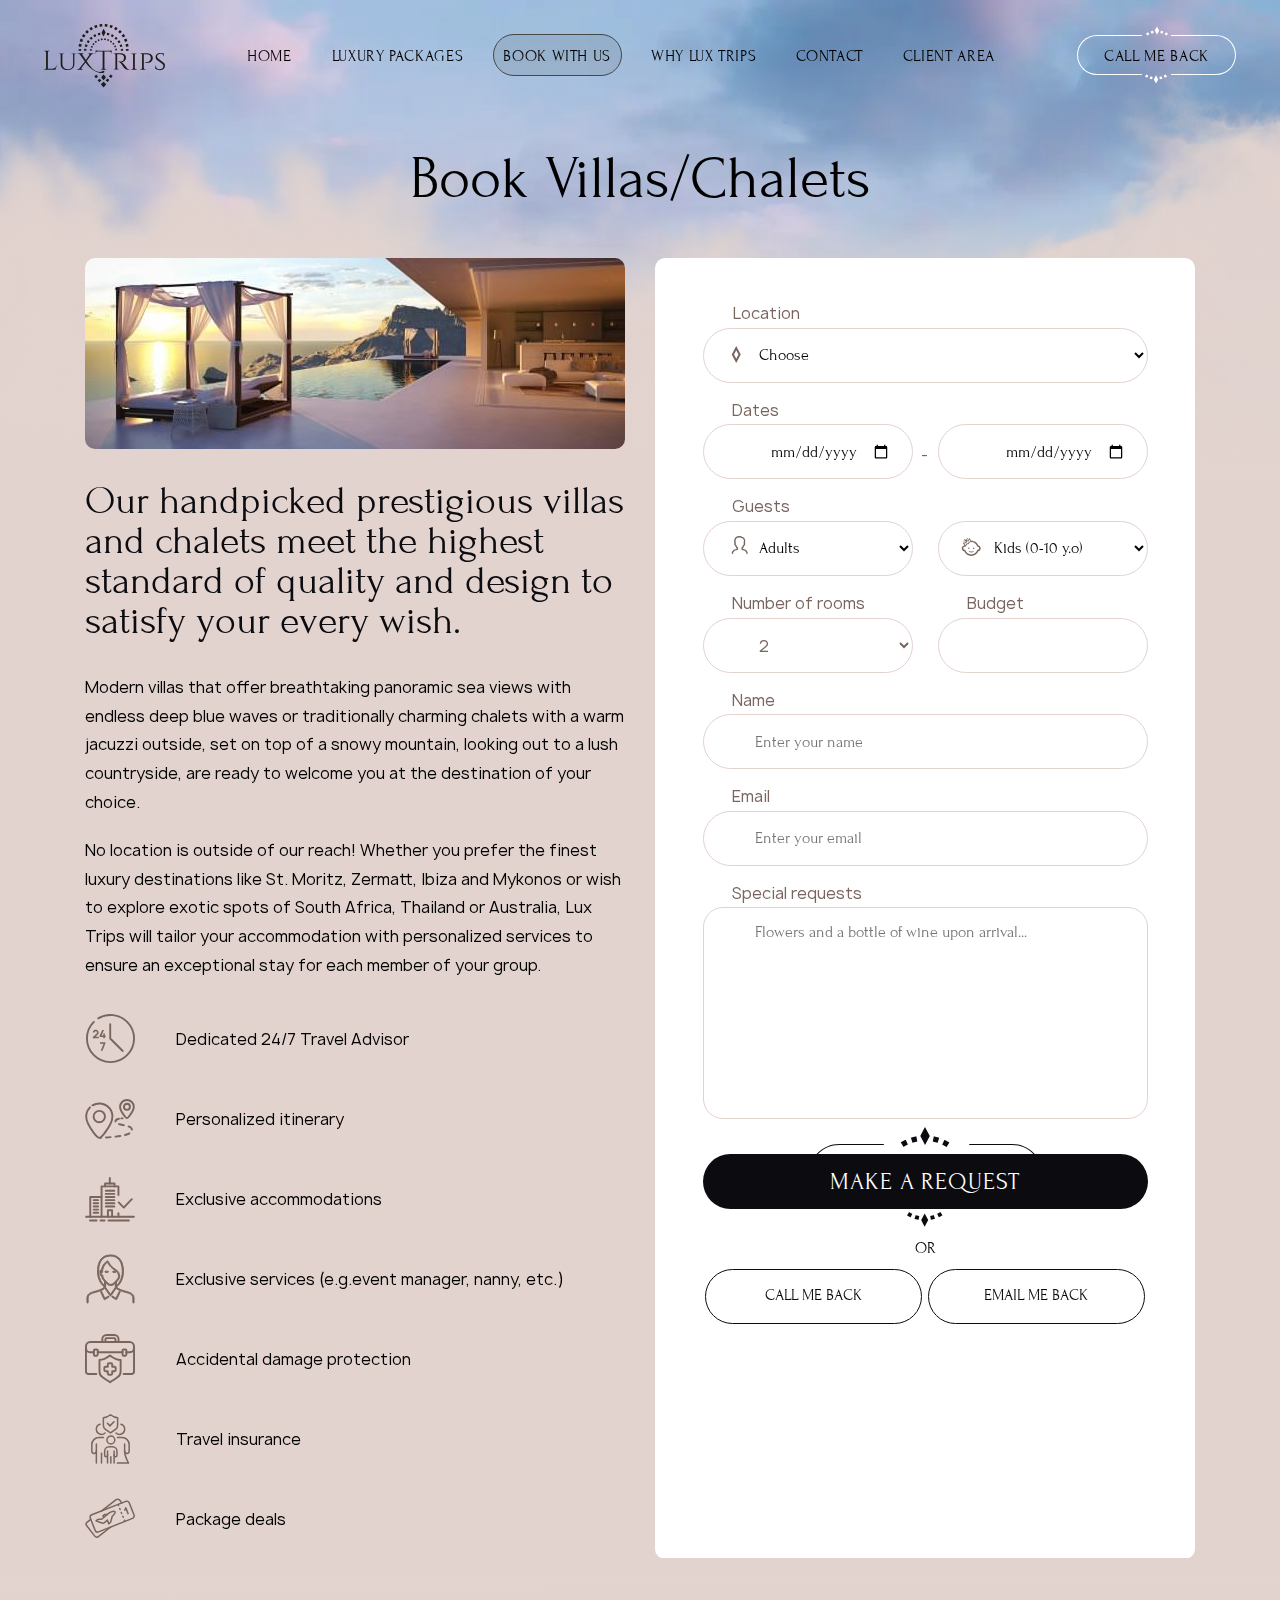
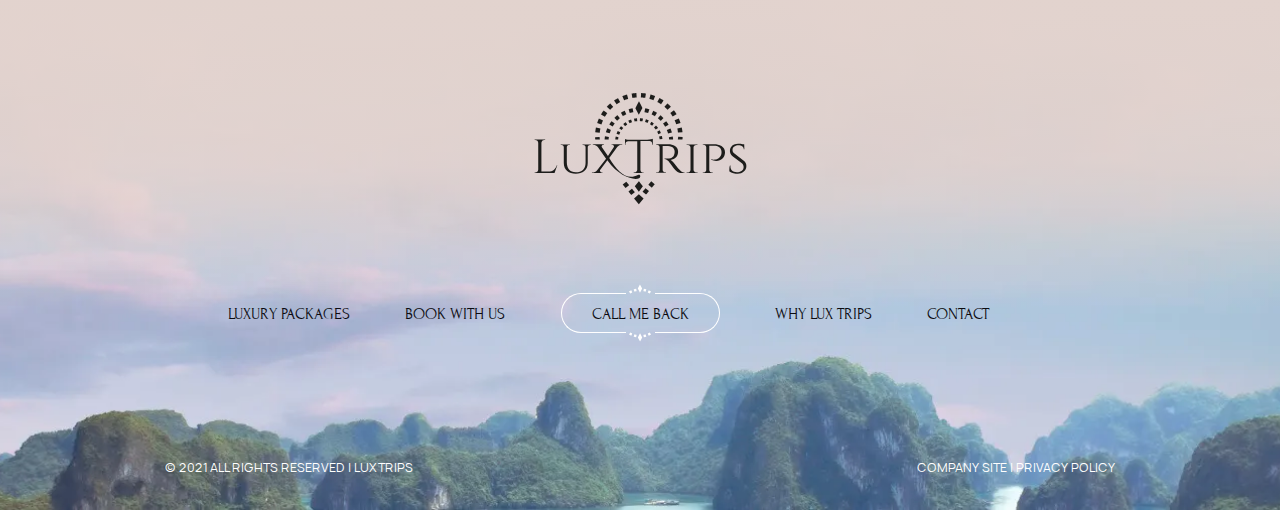
<file: pages/forms-villa.html>
<!DOCTYPE html>
<html lang="en">
  <head>
    <meta charset="UTF-8" />
    <meta http-equiv="X-UA-Compatible" content="IE=edge" />
    <meta name="viewport" content="width=device-width, initial-scale=1.0" />
    <meta name="description" content="book your villa">
    <title>Book Villas/Chalets</title>
    <link rel="stylesheet" href="../styles/null.css" />
    <link rel="stylesheet" href="../fonts/manrope/stylesheet.css">
    <link rel="stylesheet" href="../fonts/forum/stylesheet.css">
    <link rel="stylesheet" href="../styles/header-footer.css" />
    <link rel="stylesheet" href="../styles/forms.css">
    <script defer src="../js/header-footer.js"></script>
  </head>
  <body class="forms-hotel">
	<header class="header">
		<div class="nav" id="nav">
				<div class="call__btn call__btn-md">Call Me</div>
				<div class="main__logo">
						<a href="../index.html" class="main__logo-link"><img class="main__logo-img" src="../images/header-footer/logo.svg" alt="logo"></a>
				</div>
				<div class="nav__menu" id="nav__menu">
						<ul class="nav__list" id="nav__list">
								<li class="nav__item"><a href="../index.html">Home</a></li>
								<li class="nav__item">
										<a href="./luxury-packages.html">Luxury packages</a>
								</li>
								<li class="nav__item">
										<a href="./book.html">Book with us</a>
								</li>
								<li class="nav__item">
										<a href="./why-lux-trips.html">Why Lux Trips</a>
								</li>
								<li class="nav__item">
										<a href="./contact.html">Contact</a>
								</li>
								<li class="nav__item">
										<a href="./client.html">Client Area</a>
								</li>
						</ul>
				</div>
				<div class="call__btn">
					<svg class="call__btn-top" width="22" height="10" viewBox="0 0 22 10" xmlns="http://www.w3.org/2000/svg">
							<path d="M10.9506 0.416992L9.85895 2.4859L8.80249 4.55481C9.55962 6.00745 10.2287 7.2664 10.977 8.69263L13.1516 4.55481L12.0335 2.4859L10.9506 0.416992Z"/>
									<path d="M21.9114 7.46877L21.8057 7.40714L21.7001 7.33671L21.5856 7.27508L21.48 7.20465L21.3655 7.14302L21.2599 7.0814L21.1542 7.01977L21.0398 6.95814L20.9253 6.89651L20.8197 6.84369L20.7052 6.78206L20.5908 6.72044L20.4851 6.65881L20.3707 6.60599L20.2562 6.54436L20.1418 6.49154L20.0273 6.43871L19.9129 6.38589L19.7984 6.32426L19.7368 6.29785L18.7244 8.50762L18.7684 8.52523L18.874 8.56925L18.9709 8.62207L19.0765 8.6749L19.1734 8.71892L19.2702 8.77174L19.3759 8.82456L19.4727 8.87738L19.5695 8.9214L19.6664 8.97423L19.772 9.03585L19.8689 9.08868L19.9657 9.1415L20.0626 9.19432L20.1594 9.24715L20.2562 9.30877L20.3531 9.3616L20.4499 9.41442L20.5468 9.47605L20.6436 9.53767L20.7316 9.5905L21.9994 7.52159L21.9114 7.46877Z"/>
									<path d="M17.1753 5.31201L17.0521 5.2768L16.9288 5.24158L16.8056 5.19756L16.6823 5.16235L16.559 5.13593L16.427 5.10072L16.3037 5.0655L16.1805 5.03029L16.0572 5.00388L15.9252 4.96866L15.8019 4.93345L15.6787 4.90703L15.5466 4.88062L15.4233 4.85421L15.2913 4.819L15.168 4.79258L15.036 4.77498L14.9127 4.74856L14.8423 4.73096L14.4021 7.1168L14.4549 7.12561L14.5694 7.15202L14.6838 7.16963L14.7895 7.19604L14.9039 7.22245L15.0184 7.24886L15.1328 7.27527L15.2385 7.30169L15.3529 7.31929L15.4674 7.35451L15.573 7.38092L15.6875 7.40733L15.8019 7.44255L15.9076 7.46896L16.0132 7.49537L16.1277 7.53059L16.2333 7.5658L16.3478 7.59221L16.4534 7.62743L16.5679 7.66264L16.6119 7.68025L17.3426 5.36484L17.2986 5.35603L17.1753 5.31201Z"/>
									<path d="M7.1213 4.72218L6.98925 4.74859L6.85719 4.77501L6.73393 4.79261L6.60187 4.81903L6.47862 4.85424L6.34656 4.88065L6.22331 4.90706L6.09125 4.93348L5.968 4.96869L5.84474 5.00391L5.72149 5.03032L5.58943 5.06553L5.46618 5.10075L5.34292 5.13596L5.21967 5.16238L5.09641 5.19759L4.97316 5.24161L4.8411 5.27683L4.72665 5.31204L4.67383 5.32965L5.40455 7.64507L5.43976 7.62746L5.55421 7.59224L5.65986 7.56583L5.76551 7.53062L5.87996 7.4954L5.99441 7.46899L6.10005 7.44258L6.2145 7.40736L6.32015 7.38095L6.4346 7.35454L6.54025 7.31932L6.6547 7.30172L6.76915 7.2753L6.8836 7.24889L6.98925 7.22248L7.1037 7.19607L7.21815 7.16966L7.3326 7.15205L7.44705 7.12564L7.55269 7.10803L7.61432 7.09923L7.17413 4.71338L7.1213 4.72218Z"/>
									<path d="M2.2176 6.27151L2.10315 6.32434L1.9887 6.38596L1.87425 6.43879L1.7598 6.49161L1.64535 6.54443L1.5309 6.60606L1.41645 6.65888L1.302 6.72051L1.19635 6.78214L1.0819 6.84377L0.967449 6.89659L0.861802 6.95822L0.747352 7.01984L0.641706 7.08147L0.527255 7.1431L0.421609 7.20472L0.307159 7.27515L0.201512 7.33678L0.095866 7.40721L-0.000976562 7.46004L1.27558 9.52895L1.35482 9.47612L1.45166 9.41449L1.5397 9.36167L1.63654 9.30885L1.73339 9.24722L1.83023 9.1944L1.93587 9.14157L2.03272 9.08875L2.12956 9.03593L2.2264 8.9743L2.32324 8.92148L2.42009 8.87746L2.52573 8.82464L2.62258 8.77181L2.71942 8.71899L2.82506 8.67497L2.92191 8.62215L3.02755 8.56932L3.1244 8.5253L3.23004 8.48128L3.28287 8.45487L2.27042 6.25391L2.2176 6.27151Z"/>
							</svg>
							<div class="call__btn-crawn">Call Me Back</div>
							<svg class="call__btn-bottom" width="22" height="10" viewBox="0 0 22 10" xmlns="http://www.w3.org/2000/svg">
									<path d="M10.9506 0.416992L9.85895 2.4859L8.80249 4.55481C9.55962 6.00745 10.2287 7.2664 10.977 8.69263L13.1516 4.55481L12.0335 2.4859L10.9506 0.416992Z"/>
									<path d="M21.9114 7.46877L21.8057 7.40714L21.7001 7.33671L21.5856 7.27508L21.48 7.20465L21.3655 7.14302L21.2599 7.0814L21.1542 7.01977L21.0398 6.95814L20.9253 6.89651L20.8197 6.84369L20.7052 6.78206L20.5908 6.72044L20.4851 6.65881L20.3707 6.60599L20.2562 6.54436L20.1418 6.49154L20.0273 6.43871L19.9129 6.38589L19.7984 6.32426L19.7368 6.29785L18.7244 8.50762L18.7684 8.52523L18.874 8.56925L18.9709 8.62207L19.0765 8.6749L19.1734 8.71892L19.2702 8.77174L19.3759 8.82456L19.4727 8.87738L19.5695 8.9214L19.6664 8.97423L19.772 9.03585L19.8689 9.08868L19.9657 9.1415L20.0626 9.19432L20.1594 9.24715L20.2562 9.30877L20.3531 9.3616L20.4499 9.41442L20.5468 9.47605L20.6436 9.53767L20.7316 9.5905L21.9994 7.52159L21.9114 7.46877Z"/>
									<path d="M17.1753 5.31201L17.0521 5.2768L16.9288 5.24158L16.8056 5.19756L16.6823 5.16235L16.559 5.13593L16.427 5.10072L16.3037 5.0655L16.1805 5.03029L16.0572 5.00388L15.9252 4.96866L15.8019 4.93345L15.6787 4.90703L15.5466 4.88062L15.4233 4.85421L15.2913 4.819L15.168 4.79258L15.036 4.77498L14.9127 4.74856L14.8423 4.73096L14.4021 7.1168L14.4549 7.12561L14.5694 7.15202L14.6838 7.16963L14.7895 7.19604L14.9039 7.22245L15.0184 7.24886L15.1328 7.27527L15.2385 7.30169L15.3529 7.31929L15.4674 7.35451L15.573 7.38092L15.6875 7.40733L15.8019 7.44255L15.9076 7.46896L16.0132 7.49537L16.1277 7.53059L16.2333 7.5658L16.3478 7.59221L16.4534 7.62743L16.5679 7.66264L16.6119 7.68025L17.3426 5.36484L17.2986 5.35603L17.1753 5.31201Z"/>
									<path d="M7.1213 4.72218L6.98925 4.74859L6.85719 4.77501L6.73393 4.79261L6.60187 4.81903L6.47862 4.85424L6.34656 4.88065L6.22331 4.90706L6.09125 4.93348L5.968 4.96869L5.84474 5.00391L5.72149 5.03032L5.58943 5.06553L5.46618 5.10075L5.34292 5.13596L5.21967 5.16238L5.09641 5.19759L4.97316 5.24161L4.8411 5.27683L4.72665 5.31204L4.67383 5.32965L5.40455 7.64507L5.43976 7.62746L5.55421 7.59224L5.65986 7.56583L5.76551 7.53062L5.87996 7.4954L5.99441 7.46899L6.10005 7.44258L6.2145 7.40736L6.32015 7.38095L6.4346 7.35454L6.54025 7.31932L6.6547 7.30172L6.76915 7.2753L6.8836 7.24889L6.98925 7.22248L7.1037 7.19607L7.21815 7.16966L7.3326 7.15205L7.44705 7.12564L7.55269 7.10803L7.61432 7.09923L7.17413 4.71338L7.1213 4.72218Z"/>
									<path d="M2.2176 6.27151L2.10315 6.32434L1.9887 6.38596L1.87425 6.43879L1.7598 6.49161L1.64535 6.54443L1.5309 6.60606L1.41645 6.65888L1.302 6.72051L1.19635 6.78214L1.0819 6.84377L0.967449 6.89659L0.861802 6.95822L0.747352 7.01984L0.641706 7.08147L0.527255 7.1431L0.421609 7.20472L0.307159 7.27515L0.201512 7.33678L0.095866 7.40721L-0.000976562 7.46004L1.27558 9.52895L1.35482 9.47612L1.45166 9.41449L1.5397 9.36167L1.63654 9.30885L1.73339 9.24722L1.83023 9.1944L1.93587 9.14157L2.03272 9.08875L2.12956 9.03593L2.2264 8.9743L2.32324 8.92148L2.42009 8.87746L2.52573 8.82464L2.62258 8.77181L2.71942 8.71899L2.82506 8.67497L2.92191 8.62215L3.02755 8.56932L3.1244 8.5253L3.23004 8.48128L3.28287 8.45487L2.27042 6.25391L2.2176 6.27151Z"/>
							</svg>
					</div>
					<div class="nav__burger" id="nav__burger">
							<div class="nav__burger-btn"></div>
					</div>
			</div>
	</header>
    <main>
    <div class="forms-hotel-clouds"></div>
    <h1 class="forms__main-title">Book Villas/Chalets</h1>
    <section class="container">
      <div class="forms">
      <div class="forms__left">
        <div class="forms__left__image-wrapper">
          <img width="540px" height="191px" class="forms__left__image" src="../images/main-page/book/book02.jpg" alt="book">
        </div>
        <h2 class="forms__left__title">
          Our handpicked prestigious villas and chalets meet the highest standard of quality and design to satisfy your every wish. 
        </h2>
        <div class="forms__left__description"><p>Modern villas that offer breathtaking panoramic sea views with endless deep blue waves or traditionally charming chalets with a warm jacuzzi outside, set on top of a snowy mountain, looking out to a lush countryside, are ready to welcome you at the destination of your choice.</p><p>No location is outside of our reach! Whether you prefer the finest luxury destinations like St. Moritz, Zermatt, Ibiza and Mykonos or wish to explore exotic spots of South Africa, Thailand or Australia, Lux Trips will tailor your accommodation with personalized services to ensure an exceptional stay for each member of your group.</p>
        </div>
        <div class="forms__left__benefits-wrapper">
          <div class="forms__left__benefits">
            <div class="forms__left__benefits-item">
              <div  class="forms__left__benefits-svg1 icon1">
              </div>
              <div  class="forms__left__benefits-title">Dedicated 24/7 Travel Advisor</div>
            </div>

            <div class="forms__left__benefits-item">
              <div  class="forms__left__benefits-svg2 icon2">
              </div>
              <div  class="forms__left__benefits-title">Personalized itinerary</div>
            </div>

            <div class="forms__left__benefits-item">
              <div  class="forms__left__benefits-svg2 icon3">
              </div>
              <div  class="forms__left__benefits-title">Exclusive accommodations</div>
            </div>

            <div class="forms__left__benefits-item">
              <div  class="forms__left__benefits-svg3 icon4">
              </div>
              <div  class="forms__left__benefits-title">Exclusive services (e.g.event manager, nanny, etc.)</div>
            </div>

            <div class="forms__left__benefits-item">
              <div  class="forms__left__benefits-svg4 icon5">
              </div>
              <div  class="forms__left__benefits-title">Accidental damage protection</div>
            </div>

            <div class="forms__left__benefits-item">
              <div  class="forms__left__benefits-svg5 icon6">
              </div>
              <div  class="forms__left__benefits-title">Travel insurance</div>
            </div>

            <div class="forms__left__benefits-item">
              <div  class="forms__left__benefits-svg6 icon7">
              </div>
              <div  class="forms__left__benefits-title">Package deals</div>
            </div>
          </div>
        </div>
      </div>
      <div class="forms__right">
        <div class="forms__right__container">
          <form action="submit">

            <div class="forms__right__item-long">
              <label class='forms__right__label' for="location" data-location>Location</label>
                <select class="forms-long" name="location" id="location">
                  <option value="">Choose</option>
                  <option value="istanbul">Instanbul</option>
                  <option value="ankara">Ankara</option>
                  <option value="batumi">Batumi</option>
                  <option value="los-angeles">Los Angeles</option>
                </select>
            </div>

            <div class="forms__right__item-short">
              <label class='forms__right__label' for="dates" data-dates>Dates</label>
                <div class="forms__right__item-short-wrapper">
                  <input class="forms-short" type="date" name="dates" data-calendar>
                  <input class="forms-short" type="date" name="dates" data-calendar>
                </div>
            </div>

            <div class="forms__right__item-short">
              <label class='forms__right__label' for="guests" data-guests>Guests</label>

              <div class="forms__right__item-short-wrapper">
                <select class="forms-short" name="adults">
                  <option value="adults" selected>Adults</option>
                  <option value="1">1</option>
                  <option value="2">2</option>
                  <option value="3">3</option>
                  <option value="4">4</option>
                </select>

                <select class="forms-short" name="kids">
                  <option value="kids" selected>Kids (0-10 y.o)</option>
                  <option value="1">1</option>
                  <option value="2">2</option>
                  <option value="3">3</option>
                  <option value="4">4</option>
                </select>
              </div>

            </div>

             <div class="forms__right__item-short flex-direction-row">
              <div>
                <label class='forms__right__label' for="rooms">Number of rooms<label>
                  <select class="forms-short" name="rooms">
                    <option value="1" >1</option>
                    <option value="2" selected>2</option>
                    <option value="3" >3</option>
                    <option value="4" >4</option>
                  </select>
              </div>

              <div>
                <label class='forms__right__label' for="budget">Budget</label>
                <input class="forms-short" type="text" name="budget" required>
              </div>
            </div>

             <div class="forms__right__item-long">
              <label class='forms__right__label' for="name">Name</label>
              <input class="forms-long" type="text" placeholder="Enter your name" name="name" required>
            </div> 

             <div class="forms__right__item-long">
              <label class='forms__right__label' for="email">Email</label>
              <input class="forms-long" type="email" placeholder="Enter your email" name="email" required>
            </div> 

             <div class="forms__right__item-long">
              <label class='forms__right__label' for="special-requests">Special requests</label>
              <textarea class="forms__special-requests" name="special-requests" cols="30" rows="10" placeholder="Flowers and a bottle of wine upon arrival..."></textarea>
            </div>

            <div class="forms__right__item-long">
              <div class="forms__right-request-wrapper">
                <img class="forms__right-svg-border" src="../images/forms/forms__right-border.svg" alt="svg-border">
                <img class="forms__right-svg-bottom" src="../images/forms/forms__right-bottom.svg" alt="svg-bottom">
                <img class="forms__right-svg-top" src="../images/forms/forms__right-top.svg" alt="svg-top">
                <div class="forms__right-request-wrapper-btn">
                  <button>Make a request</button>
                </div>
              </div>
              <span class="forms__right-or">OR</span>
              <div class="forms__right-cta-wrapper">
                  <div class="forms__right-cta call__btn-main">call me back</div>
                <a href="#" class="forms__right-cta">
                  <div>email me back</div>
                </a>
              </div>
            </div>
          </form>
        </div>
      </div>
    </div>
    </section>
  </main>
	<footer class="footer">
		<div class="footer__wrapper">
			<div class="footer__top">
				<div class="main__logo">
						<a href="../index.html" class="main__logo-link"><img class="main__logo-footer" src="../images/header-footer/logo.svg" alt="logo"></a>
				</div>
				</div>
				<div class="footer__middle">
					<ul class="footer__middle-list footer__middle-first">
						<li class="footer__middle-item"><a href="luxury-packages.html">Luxury packages</a></li>
						<li class="footer__middle-item"><a href="book.html">Book with us</a></li>
					</ul>
					<div class="call__btn call__btn-footer">
					<svg class="call__btn-top" width="22" height="10" viewBox="0 0 22 10" xmlns="http://www.w3.org/2000/svg">
							<path d="M10.9506 0.416992L9.85895 2.4859L8.80249 4.55481C9.55962 6.00745 10.2287 7.2664 10.977 8.69263L13.1516 4.55481L12.0335 2.4859L10.9506 0.416992Z"/>
										<path d="M21.9114 7.46877L21.8057 7.40714L21.7001 7.33671L21.5856 7.27508L21.48 7.20465L21.3655 7.14302L21.2599 7.0814L21.1542 7.01977L21.0398 6.95814L20.9253 6.89651L20.8197 6.84369L20.7052 6.78206L20.5908 6.72044L20.4851 6.65881L20.3707 6.60599L20.2562 6.54436L20.1418 6.49154L20.0273 6.43871L19.9129 6.38589L19.7984 6.32426L19.7368 6.29785L18.7244 8.50762L18.7684 8.52523L18.874 8.56925L18.9709 8.62207L19.0765 8.6749L19.1734 8.71892L19.2702 8.77174L19.3759 8.82456L19.4727 8.87738L19.5695 8.9214L19.6664 8.97423L19.772 9.03585L19.8689 9.08868L19.9657 9.1415L20.0626 9.19432L20.1594 9.24715L20.2562 9.30877L20.3531 9.3616L20.4499 9.41442L20.5468 9.47605L20.6436 9.53767L20.7316 9.5905L21.9994 7.52159L21.9114 7.46877Z"/>
										<path d="M17.1753 5.31201L17.0521 5.2768L16.9288 5.24158L16.8056 5.19756L16.6823 5.16235L16.559 5.13593L16.427 5.10072L16.3037 5.0655L16.1805 5.03029L16.0572 5.00388L15.9252 4.96866L15.8019 4.93345L15.6787 4.90703L15.5466 4.88062L15.4233 4.85421L15.2913 4.819L15.168 4.79258L15.036 4.77498L14.9127 4.74856L14.8423 4.73096L14.4021 7.1168L14.4549 7.12561L14.5694 7.15202L14.6838 7.16963L14.7895 7.19604L14.9039 7.22245L15.0184 7.24886L15.1328 7.27527L15.2385 7.30169L15.3529 7.31929L15.4674 7.35451L15.573 7.38092L15.6875 7.40733L15.8019 7.44255L15.9076 7.46896L16.0132 7.49537L16.1277 7.53059L16.2333 7.5658L16.3478 7.59221L16.4534 7.62743L16.5679 7.66264L16.6119 7.68025L17.3426 5.36484L17.2986 5.35603L17.1753 5.31201Z"/>
										<path d="M7.1213 4.72218L6.98925 4.74859L6.85719 4.77501L6.73393 4.79261L6.60187 4.81903L6.47862 4.85424L6.34656 4.88065L6.22331 4.90706L6.09125 4.93348L5.968 4.96869L5.84474 5.00391L5.72149 5.03032L5.58943 5.06553L5.46618 5.10075L5.34292 5.13596L5.21967 5.16238L5.09641 5.19759L4.97316 5.24161L4.8411 5.27683L4.72665 5.31204L4.67383 5.32965L5.40455 7.64507L5.43976 7.62746L5.55421 7.59224L5.65986 7.56583L5.76551 7.53062L5.87996 7.4954L5.99441 7.46899L6.10005 7.44258L6.2145 7.40736L6.32015 7.38095L6.4346 7.35454L6.54025 7.31932L6.6547 7.30172L6.76915 7.2753L6.8836 7.24889L6.98925 7.22248L7.1037 7.19607L7.21815 7.16966L7.3326 7.15205L7.44705 7.12564L7.55269 7.10803L7.61432 7.09923L7.17413 4.71338L7.1213 4.72218Z"/>
										<path d="M2.2176 6.27151L2.10315 6.32434L1.9887 6.38596L1.87425 6.43879L1.7598 6.49161L1.64535 6.54443L1.5309 6.60606L1.41645 6.65888L1.302 6.72051L1.19635 6.78214L1.0819 6.84377L0.967449 6.89659L0.861802 6.95822L0.747352 7.01984L0.641706 7.08147L0.527255 7.1431L0.421609 7.20472L0.307159 7.27515L0.201512 7.33678L0.095866 7.40721L-0.000976562 7.46004L1.27558 9.52895L1.35482 9.47612L1.45166 9.41449L1.5397 9.36167L1.63654 9.30885L1.73339 9.24722L1.83023 9.1944L1.93587 9.14157L2.03272 9.08875L2.12956 9.03593L2.2264 8.9743L2.32324 8.92148L2.42009 8.87746L2.52573 8.82464L2.62258 8.77181L2.71942 8.71899L2.82506 8.67497L2.92191 8.62215L3.02755 8.56932L3.1244 8.5253L3.23004 8.48128L3.28287 8.45487L2.27042 6.25391L2.2176 6.27151Z"/>
									</svg>
									<div class="call__btn-crawn">Call Me Back</div>
									<svg class="call__btn-bottom" width="22" height="10" viewBox="0 0 22 10" xmlns="http://www.w3.org/2000/svg">
									<path d="M10.9506 0.416992L9.85895 2.4859L8.80249 4.55481C9.55962 6.00745 10.2287 7.2664 10.977 8.69263L13.1516 4.55481L12.0335 2.4859L10.9506 0.416992Z"/>
									<path d="M21.9114 7.46877L21.8057 7.40714L21.7001 7.33671L21.5856 7.27508L21.48 7.20465L21.3655 7.14302L21.2599 7.0814L21.1542 7.01977L21.0398 6.95814L20.9253 6.89651L20.8197 6.84369L20.7052 6.78206L20.5908 6.72044L20.4851 6.65881L20.3707 6.60599L20.2562 6.54436L20.1418 6.49154L20.0273 6.43871L19.9129 6.38589L19.7984 6.32426L19.7368 6.29785L18.7244 8.50762L18.7684 8.52523L18.874 8.56925L18.9709 8.62207L19.0765 8.6749L19.1734 8.71892L19.2702 8.77174L19.3759 8.82456L19.4727 8.87738L19.5695 8.9214L19.6664 8.97423L19.772 9.03585L19.8689 9.08868L19.9657 9.1415L20.0626 9.19432L20.1594 9.24715L20.2562 9.30877L20.3531 9.3616L20.4499 9.41442L20.5468 9.47605L20.6436 9.53767L20.7316 9.5905L21.9994 7.52159L21.9114 7.46877Z"/>
									<path d="M17.1753 5.31201L17.0521 5.2768L16.9288 5.24158L16.8056 5.19756L16.6823 5.16235L16.559 5.13593L16.427 5.10072L16.3037 5.0655L16.1805 5.03029L16.0572 5.00388L15.9252 4.96866L15.8019 4.93345L15.6787 4.90703L15.5466 4.88062L15.4233 4.85421L15.2913 4.819L15.168 4.79258L15.036 4.77498L14.9127 4.74856L14.8423 4.73096L14.4021 7.1168L14.4549 7.12561L14.5694 7.15202L14.6838 7.16963L14.7895 7.19604L14.9039 7.22245L15.0184 7.24886L15.1328 7.27527L15.2385 7.30169L15.3529 7.31929L15.4674 7.35451L15.573 7.38092L15.6875 7.40733L15.8019 7.44255L15.9076 7.46896L16.0132 7.49537L16.1277 7.53059L16.2333 7.5658L16.3478 7.59221L16.4534 7.62743L16.5679 7.66264L16.6119 7.68025L17.3426 5.36484L17.2986 5.35603L17.1753 5.31201Z"/>
									<path d="M7.1213 4.72218L6.98925 4.74859L6.85719 4.77501L6.73393 4.79261L6.60187 4.81903L6.47862 4.85424L6.34656 4.88065L6.22331 4.90706L6.09125 4.93348L5.968 4.96869L5.84474 5.00391L5.72149 5.03032L5.58943 5.06553L5.46618 5.10075L5.34292 5.13596L5.21967 5.16238L5.09641 5.19759L4.97316 5.24161L4.8411 5.27683L4.72665 5.31204L4.67383 5.32965L5.40455 7.64507L5.43976 7.62746L5.55421 7.59224L5.65986 7.56583L5.76551 7.53062L5.87996 7.4954L5.99441 7.46899L6.10005 7.44258L6.2145 7.40736L6.32015 7.38095L6.4346 7.35454L6.54025 7.31932L6.6547 7.30172L6.76915 7.2753L6.8836 7.24889L6.98925 7.22248L7.1037 7.19607L7.21815 7.16966L7.3326 7.15205L7.44705 7.12564L7.55269 7.10803L7.61432 7.09923L7.17413 4.71338L7.1213 4.72218Z"/>
									<path d="M2.2176 6.27151L2.10315 6.32434L1.9887 6.38596L1.87425 6.43879L1.7598 6.49161L1.64535 6.54443L1.5309 6.60606L1.41645 6.65888L1.302 6.72051L1.19635 6.78214L1.0819 6.84377L0.967449 6.89659L0.861802 6.95822L0.747352 7.01984L0.641706 7.08147L0.527255 7.1431L0.421609 7.20472L0.307159 7.27515L0.201512 7.33678L0.095866 7.40721L-0.000976562 7.46004L1.27558 9.52895L1.35482 9.47612L1.45166 9.41449L1.5397 9.36167L1.63654 9.30885L1.73339 9.24722L1.83023 9.1944L1.93587 9.14157L2.03272 9.08875L2.12956 9.03593L2.2264 8.9743L2.32324 8.92148L2.42009 8.87746L2.52573 8.82464L2.62258 8.77181L2.71942 8.71899L2.82506 8.67497L2.92191 8.62215L3.02755 8.56932L3.1244 8.5253L3.23004 8.48128L3.28287 8.45487L2.27042 6.25391L2.2176 6.27151Z"/>
							</svg>
					</div>
					<ul class="footer__middle-list footer__middle-second">
							<li class="footer__middle-item"><a href="why-lux-trips.html">Why Lux Trips</a></li>
							<li class="footer__middle-item"><a href="contact.html">Contact</a></li>
					</ul>
			</div>
			<div class="footer__bottom">
					<div class="footer__rights">© 2021 All Rights Reserved | Luxtrips</div>
					<div class="footer__rights">Company Site | Privacy Policy</div>
			</div>
			</div>
	</footer>
	<div class="modal" id="modal">
			<div class="modal__frame" id="modal__frame"></div>
			<div class="modal__menu" id="modal__menu">
					<div class="modal__close" id="modal__close"></div>
					<div class="modal__title">Contact</div>
					<form action="#" class="modal__form">
							<input type="text" placeholder="Name" class="modal__text">
							<input type="tel" placeholder="Phone" class="modal__tel">
							<input type="submit" value="Call me back" class="modal__btn" id="modal__btn">
					</form>
			</div>
	</div>
  </body>
</html>
</file>
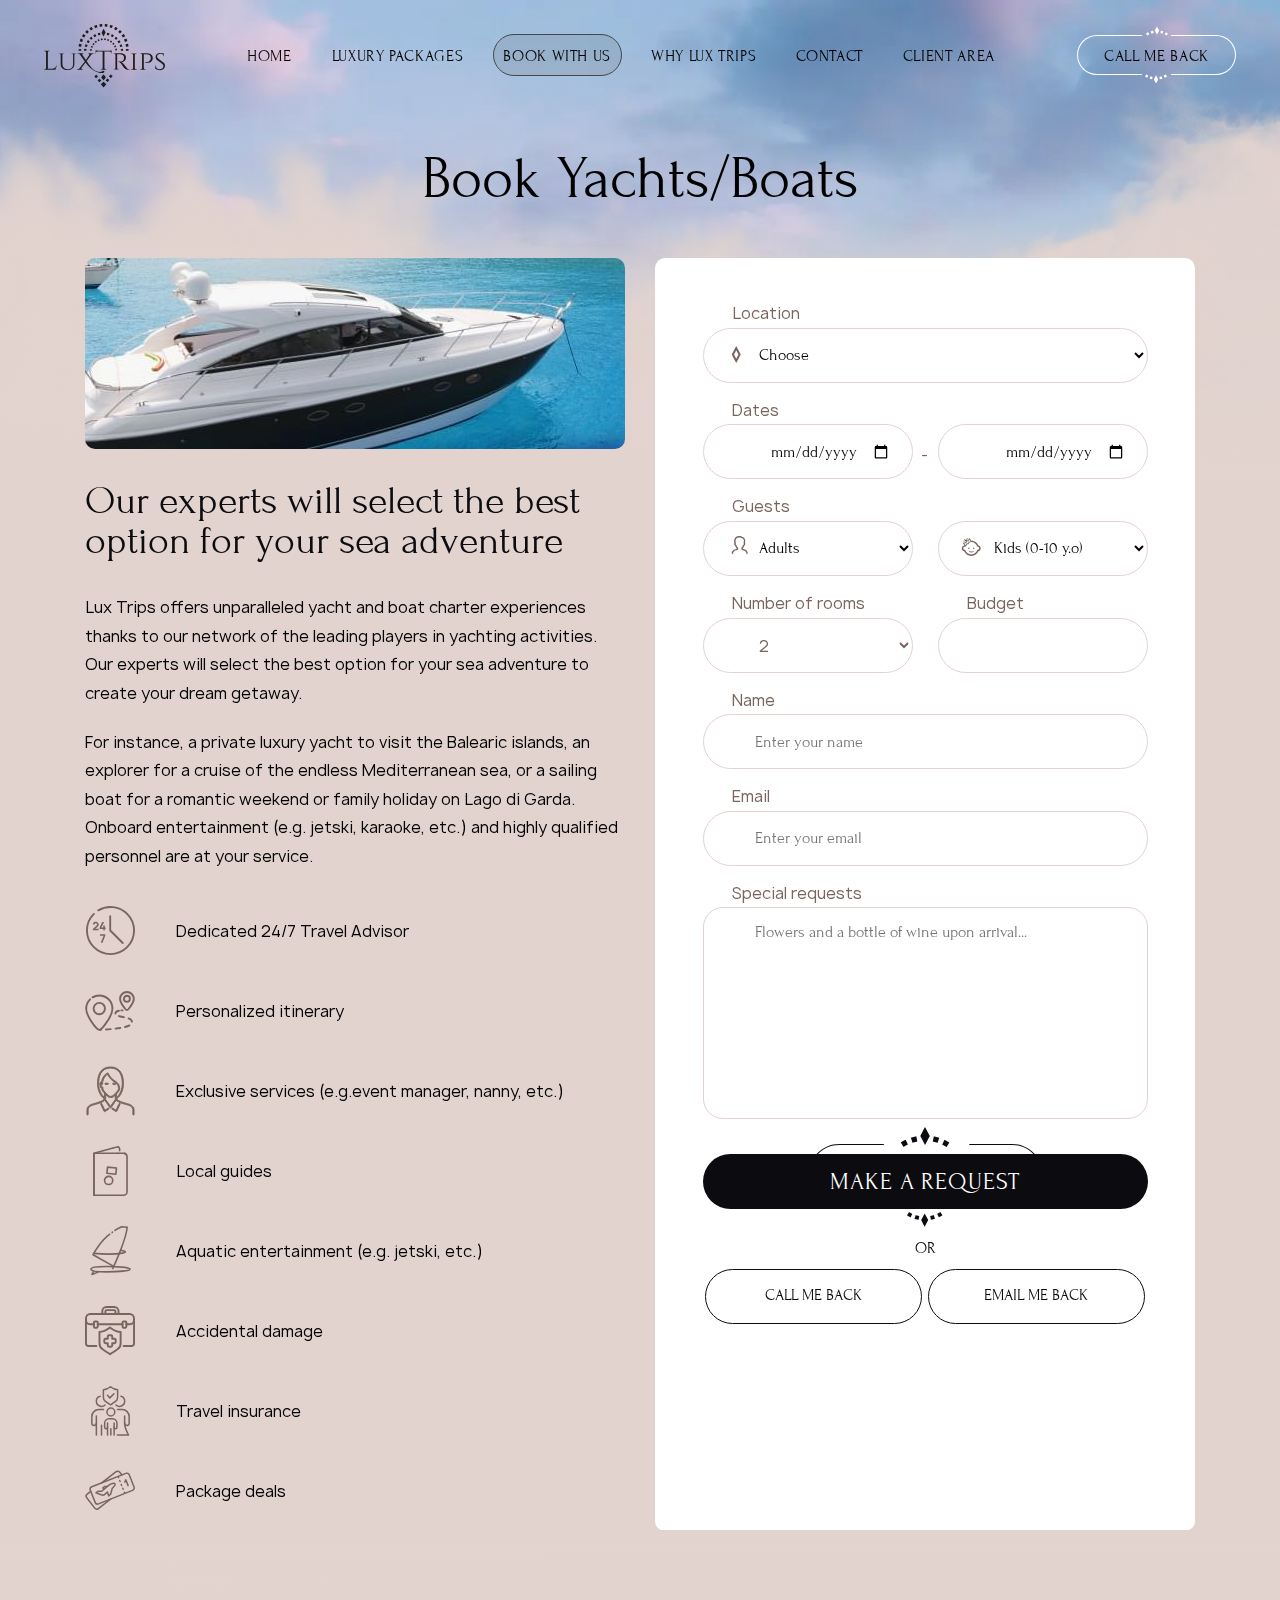
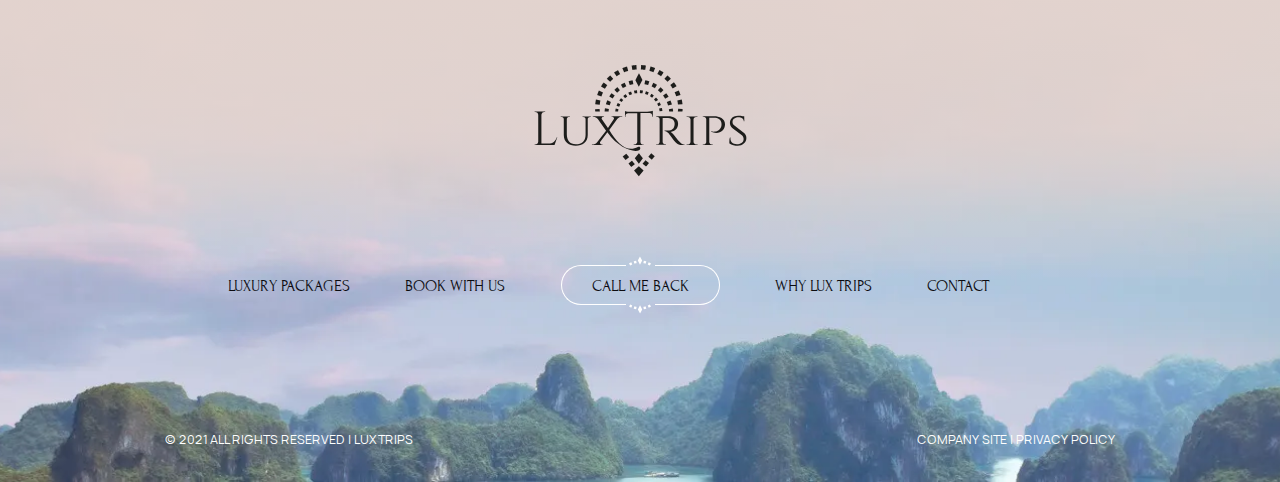
<file: pages/forms-yachts.html>
<!DOCTYPE html>
<html lang="en">
  <head>
    <meta charset="UTF-8" />
    <meta http-equiv="X-UA-Compatible" content="IE=edge" />
    <meta name="viewport" content="width=device-width, initial-scale=1.0" />
    <meta name="description" content="book your yachts">
    <title>Book Yachts/Boats</title>
    <link rel="stylesheet" href="../styles/null.css" />
    <link rel="stylesheet" href="../fonts/manrope/stylesheet.css">
    <link rel="stylesheet" href="../fonts/forum/stylesheet.css">
    <link rel="stylesheet" href="../styles/header-footer.css" />
    <link rel="stylesheet" href="../styles/forms.css">
    <script defer src="../js/header-footer.js"></script>
  </head>
  <body class="forms-hotel">
	<header class="header">
		<div class="nav" id="nav">
				<div class="call__btn call__btn-md">Call Me</div>
				<div class="main__logo">
						<a href="../index.html" class="main__logo-link"><img class="main__logo-img" src="../images/header-footer/logo.svg" alt="logo"></a>
				</div>
				<div class="nav__menu" id="nav__menu">
						<ul class="nav__list" id="nav__list">
								<li class="nav__item"><a href="../index.html">Home</a></li>
								<li class="nav__item">
										<a href="./luxury-packages.html">Luxury packages</a>
								</li>
								<li class="nav__item">
										<a href="./book.html">Book with us</a>
								</li>
								<li class="nav__item">
										<a href="./why-lux-trips.html">Why Lux Trips</a>
								</li>
								<li class="nav__item">
										<a href="./contact.html">Contact</a>
								</li>
								<li class="nav__item">
										<a href="./client.html">Client Area</a>
								</li>
						</ul>
				</div>
				<div class="call__btn">
					<svg class="call__btn-top" width="22" height="10" viewBox="0 0 22 10" xmlns="http://www.w3.org/2000/svg">
							<path d="M10.9506 0.416992L9.85895 2.4859L8.80249 4.55481C9.55962 6.00745 10.2287 7.2664 10.977 8.69263L13.1516 4.55481L12.0335 2.4859L10.9506 0.416992Z"/>
									<path d="M21.9114 7.46877L21.8057 7.40714L21.7001 7.33671L21.5856 7.27508L21.48 7.20465L21.3655 7.14302L21.2599 7.0814L21.1542 7.01977L21.0398 6.95814L20.9253 6.89651L20.8197 6.84369L20.7052 6.78206L20.5908 6.72044L20.4851 6.65881L20.3707 6.60599L20.2562 6.54436L20.1418 6.49154L20.0273 6.43871L19.9129 6.38589L19.7984 6.32426L19.7368 6.29785L18.7244 8.50762L18.7684 8.52523L18.874 8.56925L18.9709 8.62207L19.0765 8.6749L19.1734 8.71892L19.2702 8.77174L19.3759 8.82456L19.4727 8.87738L19.5695 8.9214L19.6664 8.97423L19.772 9.03585L19.8689 9.08868L19.9657 9.1415L20.0626 9.19432L20.1594 9.24715L20.2562 9.30877L20.3531 9.3616L20.4499 9.41442L20.5468 9.47605L20.6436 9.53767L20.7316 9.5905L21.9994 7.52159L21.9114 7.46877Z"/>
									<path d="M17.1753 5.31201L17.0521 5.2768L16.9288 5.24158L16.8056 5.19756L16.6823 5.16235L16.559 5.13593L16.427 5.10072L16.3037 5.0655L16.1805 5.03029L16.0572 5.00388L15.9252 4.96866L15.8019 4.93345L15.6787 4.90703L15.5466 4.88062L15.4233 4.85421L15.2913 4.819L15.168 4.79258L15.036 4.77498L14.9127 4.74856L14.8423 4.73096L14.4021 7.1168L14.4549 7.12561L14.5694 7.15202L14.6838 7.16963L14.7895 7.19604L14.9039 7.22245L15.0184 7.24886L15.1328 7.27527L15.2385 7.30169L15.3529 7.31929L15.4674 7.35451L15.573 7.38092L15.6875 7.40733L15.8019 7.44255L15.9076 7.46896L16.0132 7.49537L16.1277 7.53059L16.2333 7.5658L16.3478 7.59221L16.4534 7.62743L16.5679 7.66264L16.6119 7.68025L17.3426 5.36484L17.2986 5.35603L17.1753 5.31201Z"/>
									<path d="M7.1213 4.72218L6.98925 4.74859L6.85719 4.77501L6.73393 4.79261L6.60187 4.81903L6.47862 4.85424L6.34656 4.88065L6.22331 4.90706L6.09125 4.93348L5.968 4.96869L5.84474 5.00391L5.72149 5.03032L5.58943 5.06553L5.46618 5.10075L5.34292 5.13596L5.21967 5.16238L5.09641 5.19759L4.97316 5.24161L4.8411 5.27683L4.72665 5.31204L4.67383 5.32965L5.40455 7.64507L5.43976 7.62746L5.55421 7.59224L5.65986 7.56583L5.76551 7.53062L5.87996 7.4954L5.99441 7.46899L6.10005 7.44258L6.2145 7.40736L6.32015 7.38095L6.4346 7.35454L6.54025 7.31932L6.6547 7.30172L6.76915 7.2753L6.8836 7.24889L6.98925 7.22248L7.1037 7.19607L7.21815 7.16966L7.3326 7.15205L7.44705 7.12564L7.55269 7.10803L7.61432 7.09923L7.17413 4.71338L7.1213 4.72218Z"/>
									<path d="M2.2176 6.27151L2.10315 6.32434L1.9887 6.38596L1.87425 6.43879L1.7598 6.49161L1.64535 6.54443L1.5309 6.60606L1.41645 6.65888L1.302 6.72051L1.19635 6.78214L1.0819 6.84377L0.967449 6.89659L0.861802 6.95822L0.747352 7.01984L0.641706 7.08147L0.527255 7.1431L0.421609 7.20472L0.307159 7.27515L0.201512 7.33678L0.095866 7.40721L-0.000976562 7.46004L1.27558 9.52895L1.35482 9.47612L1.45166 9.41449L1.5397 9.36167L1.63654 9.30885L1.73339 9.24722L1.83023 9.1944L1.93587 9.14157L2.03272 9.08875L2.12956 9.03593L2.2264 8.9743L2.32324 8.92148L2.42009 8.87746L2.52573 8.82464L2.62258 8.77181L2.71942 8.71899L2.82506 8.67497L2.92191 8.62215L3.02755 8.56932L3.1244 8.5253L3.23004 8.48128L3.28287 8.45487L2.27042 6.25391L2.2176 6.27151Z"/>
							</svg>
							<div class="call__btn-crawn">Call Me Back</div>
							<svg class="call__btn-bottom" width="22" height="10" viewBox="0 0 22 10" xmlns="http://www.w3.org/2000/svg">
									<path d="M10.9506 0.416992L9.85895 2.4859L8.80249 4.55481C9.55962 6.00745 10.2287 7.2664 10.977 8.69263L13.1516 4.55481L12.0335 2.4859L10.9506 0.416992Z"/>
									<path d="M21.9114 7.46877L21.8057 7.40714L21.7001 7.33671L21.5856 7.27508L21.48 7.20465L21.3655 7.14302L21.2599 7.0814L21.1542 7.01977L21.0398 6.95814L20.9253 6.89651L20.8197 6.84369L20.7052 6.78206L20.5908 6.72044L20.4851 6.65881L20.3707 6.60599L20.2562 6.54436L20.1418 6.49154L20.0273 6.43871L19.9129 6.38589L19.7984 6.32426L19.7368 6.29785L18.7244 8.50762L18.7684 8.52523L18.874 8.56925L18.9709 8.62207L19.0765 8.6749L19.1734 8.71892L19.2702 8.77174L19.3759 8.82456L19.4727 8.87738L19.5695 8.9214L19.6664 8.97423L19.772 9.03585L19.8689 9.08868L19.9657 9.1415L20.0626 9.19432L20.1594 9.24715L20.2562 9.30877L20.3531 9.3616L20.4499 9.41442L20.5468 9.47605L20.6436 9.53767L20.7316 9.5905L21.9994 7.52159L21.9114 7.46877Z"/>
									<path d="M17.1753 5.31201L17.0521 5.2768L16.9288 5.24158L16.8056 5.19756L16.6823 5.16235L16.559 5.13593L16.427 5.10072L16.3037 5.0655L16.1805 5.03029L16.0572 5.00388L15.9252 4.96866L15.8019 4.93345L15.6787 4.90703L15.5466 4.88062L15.4233 4.85421L15.2913 4.819L15.168 4.79258L15.036 4.77498L14.9127 4.74856L14.8423 4.73096L14.4021 7.1168L14.4549 7.12561L14.5694 7.15202L14.6838 7.16963L14.7895 7.19604L14.9039 7.22245L15.0184 7.24886L15.1328 7.27527L15.2385 7.30169L15.3529 7.31929L15.4674 7.35451L15.573 7.38092L15.6875 7.40733L15.8019 7.44255L15.9076 7.46896L16.0132 7.49537L16.1277 7.53059L16.2333 7.5658L16.3478 7.59221L16.4534 7.62743L16.5679 7.66264L16.6119 7.68025L17.3426 5.36484L17.2986 5.35603L17.1753 5.31201Z"/>
									<path d="M7.1213 4.72218L6.98925 4.74859L6.85719 4.77501L6.73393 4.79261L6.60187 4.81903L6.47862 4.85424L6.34656 4.88065L6.22331 4.90706L6.09125 4.93348L5.968 4.96869L5.84474 5.00391L5.72149 5.03032L5.58943 5.06553L5.46618 5.10075L5.34292 5.13596L5.21967 5.16238L5.09641 5.19759L4.97316 5.24161L4.8411 5.27683L4.72665 5.31204L4.67383 5.32965L5.40455 7.64507L5.43976 7.62746L5.55421 7.59224L5.65986 7.56583L5.76551 7.53062L5.87996 7.4954L5.99441 7.46899L6.10005 7.44258L6.2145 7.40736L6.32015 7.38095L6.4346 7.35454L6.54025 7.31932L6.6547 7.30172L6.76915 7.2753L6.8836 7.24889L6.98925 7.22248L7.1037 7.19607L7.21815 7.16966L7.3326 7.15205L7.44705 7.12564L7.55269 7.10803L7.61432 7.09923L7.17413 4.71338L7.1213 4.72218Z"/>
									<path d="M2.2176 6.27151L2.10315 6.32434L1.9887 6.38596L1.87425 6.43879L1.7598 6.49161L1.64535 6.54443L1.5309 6.60606L1.41645 6.65888L1.302 6.72051L1.19635 6.78214L1.0819 6.84377L0.967449 6.89659L0.861802 6.95822L0.747352 7.01984L0.641706 7.08147L0.527255 7.1431L0.421609 7.20472L0.307159 7.27515L0.201512 7.33678L0.095866 7.40721L-0.000976562 7.46004L1.27558 9.52895L1.35482 9.47612L1.45166 9.41449L1.5397 9.36167L1.63654 9.30885L1.73339 9.24722L1.83023 9.1944L1.93587 9.14157L2.03272 9.08875L2.12956 9.03593L2.2264 8.9743L2.32324 8.92148L2.42009 8.87746L2.52573 8.82464L2.62258 8.77181L2.71942 8.71899L2.82506 8.67497L2.92191 8.62215L3.02755 8.56932L3.1244 8.5253L3.23004 8.48128L3.28287 8.45487L2.27042 6.25391L2.2176 6.27151Z"/>
							</svg>
					</div>
					<div class="nav__burger" id="nav__burger">
							<div class="nav__burger-btn"></div>
					</div>
			</div>
	</header>
    <main>
    <div class="forms-hotel-clouds"></div>
    <h1 class="forms__main-title">Book Yachts/Boats</h1>
    <section class="container">
      <div class="forms">
      <div class="forms__left">
        <div class="forms__left__image-wrapper">
          <img width="540px" height="191px" class="forms__left__image" src="../images/main-page/book/book05.jpg" alt="Ringbell on reception">
        </div>
        <h2 class="forms__left__title">
          Our experts will select the best option for your sea adventure
        </h2>
        <div class="forms__left__description">
<p>Lux Trips offers unparalleled yacht and boat charter experiences thanks to our network of the leading players in yachting activities. Our experts will select the best option for your sea adventure to create your dream getaway.</p>
<p>For instance, a private luxury yacht to visit the Balearic islands, an explorer for a cruise of the endless Mediterranean sea, or a sailing boat for a romantic weekend or family holiday on Lago di Garda. Onboard entertainment (e.g. jetski, karaoke, etc.) and highly qualified personnel are at your service.</p>
        </div>
        <div class="forms__left__benefits-wrapper">
          <div class="forms__left__benefits">
            <div class="forms__left__benefits-item">
              <div  class="forms__left__benefits-svg1 icon1">
              </div>
              <div  class="forms__left__benefits-title">Dedicated 24/7 Travel Advisor</div>
            </div>

            <div class="forms__left__benefits-item">
              <div  class="forms__left__benefits-svg2 icon2">
              </div>
              <div  class="forms__left__benefits-title">Personalized itinerary</div>
            </div>

            <div class="forms__left__benefits-item">
              <div  class="forms__left__benefits-svg3 icon4">
              </div>
              <div  class="forms__left__benefits-title">Exclusive services (e.g.event manager, nanny, etc.)</div>
            </div>

            <div class="forms__left__benefits-item">
              <div  class="forms__left__benefits-svg4 icon8">
              </div>
              <div  class="forms__left__benefits-title">Local guides</div>
            </div>
            <div class="forms__left__benefits-item">
              <div  class="forms__left__benefits-svg4 icon9">
              </div>
              <div  class="forms__left__benefits-title">Aquatic entertainment (e.g. jetski, etc.)</div>
            </div>
            <div class="forms__left__benefits-item">
              <div  class="forms__left__benefits-svg4 icon5">
              </div>
              <div  class="forms__left__benefits-title">Accidental damage</div>
            </div>

            <div class="forms__left__benefits-item">
              <div  class="forms__left__benefits-svg5 icon6">
              </div>
              <div  class="forms__left__benefits-title">Travel insurance</div>
            </div>

            <div class="forms__left__benefits-item">
              <div  class="forms__left__benefits-svg6 icon7">
              </div>
              <div  class="forms__left__benefits-title">Package deals</div>
            </div>
          </div>
        </div>
      </div>

      <div class="forms__right">
        <div class="forms__right__container">
          <form action="submit">

            <div class="forms__right__item-long">
              <label class='forms__right__label' for="location" data-location>Location</label>
                <select class="forms-long" name="location" id="location">
                  <option value="">Choose</option>
                  <option value="istanbul">Instanbul</option>
                  <option value="ankara">Ankara</option>
                  <option value="batumi">Batumi</option>
                  <option value="los-angeles">Los Angeles</option>
                </select>
            </div>

            <div class="forms__right__item-short">
              <label class='forms__right__label' for="dates" data-dates>Dates</label>
                <div class="forms__right__item-short-wrapper">
                  <input class="forms-short" type="date" name="dates" data-calendar>
                  <input class="forms-short" type="date" name="dates" data-calendar>
                </div>
            </div>

            <div class="forms__right__item-short">
              <label class='forms__right__label' for="guests" data-guests>Guests</label>

              <div class="forms__right__item-short-wrapper">
                <select class="forms-short" name="adults">
                  <option value="adults" selected>Adults</option>
                  <option value="1">1</option>
                  <option value="2">2</option>
                  <option value="3">3</option>
                  <option value="4">4</option>
                </select>

                <select class="forms-short" name="kids">
                  <option value="kids" selected>Kids (0-10 y.o)</option>
                  <option value="1">1</option>
                  <option value="2">2</option>
                  <option value="3">3</option>
                  <option value="4">4</option>
                </select>
              </div>

            </div>

             <div class="forms__right__item-short flex-direction-row">
              <div>
                <label class='forms__right__label' for="rooms">Number of rooms<label>
                  <select class="forms-short" name="rooms">
                    <option value="1" >1</option>
                    <option value="2" selected>2</option>
                    <option value="3" >3</option>
                    <option value="4" >4</option>
                  </select>
              </div>

              <div>
                <label class='forms__right__label' for="budget">Budget</label>
                <input class="forms-short" type="text" name="budget" required>
              </div>
            </div>

             <div class="forms__right__item-long">
              <label class='forms__right__label' for="name">Name</label>
              <input class="forms-long" type="text" placeholder="Enter your name" name="name" required>
            </div> 

             <div class="forms__right__item-long">
              <label class='forms__right__label' for="email">Email</label>
              <input class="forms-long" type="email" placeholder="Enter your email" name="email" required>
            </div> 

             <div class="forms__right__item-long">
              <label class='forms__right__label' for="special-requests">Special requests</label>
              <textarea class="forms__special-requests" name="special-requests" cols="30" rows="10" placeholder="Flowers and a bottle of wine upon arrival..."></textarea>
            </div>

            <div class="forms__right__item-long">
              <div class="forms__right-request-wrapper">
                <img class="forms__right-svg-border" src="../images/forms/forms__right-border.svg" alt="svg-border">
                <img class="forms__right-svg-bottom" src="../images/forms/forms__right-bottom.svg" alt="svg-bottom">
                <img class="forms__right-svg-top" src="../images/forms/forms__right-top.svg" alt="svg-top">
                <div class="forms__right-request-wrapper-btn">
                  <button>Make a request</button>
                </div>
              </div>
              <span class="forms__right-or">OR</span>
              <div class="forms__right-cta-wrapper">
                  <div class="forms__right-cta call__btn-main">call me back</div>
                <a href="#" class="forms__right-cta">
                  <div>email me back</div>
                </a>
              </div>
            </div>
          </form>
        </div>
      </div>
    </div>
    </section>
  </main>
	<footer class="footer">
		<div class="footer__wrapper">
			<div class="footer__top">
				<div class="main__logo">
						<a href="../index.html" class="main__logo-link"><img class="main__logo-footer" src="../images/header-footer/logo.svg" alt="logo"></a>
				</div>
				</div>
				<div class="footer__middle">
					<ul class="footer__middle-list footer__middle-first">
						<li class="footer__middle-item"><a href="luxury-packages.html">Luxury packages</a></li>
						<li class="footer__middle-item"><a href="book.html">Book with us</a></li>
					</ul>
					<div class="call__btn call__btn-footer">
					<svg class="call__btn-top" width="22" height="10" viewBox="0 0 22 10" xmlns="http://www.w3.org/2000/svg">
							<path d="M10.9506 0.416992L9.85895 2.4859L8.80249 4.55481C9.55962 6.00745 10.2287 7.2664 10.977 8.69263L13.1516 4.55481L12.0335 2.4859L10.9506 0.416992Z"/>
										<path d="M21.9114 7.46877L21.8057 7.40714L21.7001 7.33671L21.5856 7.27508L21.48 7.20465L21.3655 7.14302L21.2599 7.0814L21.1542 7.01977L21.0398 6.95814L20.9253 6.89651L20.8197 6.84369L20.7052 6.78206L20.5908 6.72044L20.4851 6.65881L20.3707 6.60599L20.2562 6.54436L20.1418 6.49154L20.0273 6.43871L19.9129 6.38589L19.7984 6.32426L19.7368 6.29785L18.7244 8.50762L18.7684 8.52523L18.874 8.56925L18.9709 8.62207L19.0765 8.6749L19.1734 8.71892L19.2702 8.77174L19.3759 8.82456L19.4727 8.87738L19.5695 8.9214L19.6664 8.97423L19.772 9.03585L19.8689 9.08868L19.9657 9.1415L20.0626 9.19432L20.1594 9.24715L20.2562 9.30877L20.3531 9.3616L20.4499 9.41442L20.5468 9.47605L20.6436 9.53767L20.7316 9.5905L21.9994 7.52159L21.9114 7.46877Z"/>
										<path d="M17.1753 5.31201L17.0521 5.2768L16.9288 5.24158L16.8056 5.19756L16.6823 5.16235L16.559 5.13593L16.427 5.10072L16.3037 5.0655L16.1805 5.03029L16.0572 5.00388L15.9252 4.96866L15.8019 4.93345L15.6787 4.90703L15.5466 4.88062L15.4233 4.85421L15.2913 4.819L15.168 4.79258L15.036 4.77498L14.9127 4.74856L14.8423 4.73096L14.4021 7.1168L14.4549 7.12561L14.5694 7.15202L14.6838 7.16963L14.7895 7.19604L14.9039 7.22245L15.0184 7.24886L15.1328 7.27527L15.2385 7.30169L15.3529 7.31929L15.4674 7.35451L15.573 7.38092L15.6875 7.40733L15.8019 7.44255L15.9076 7.46896L16.0132 7.49537L16.1277 7.53059L16.2333 7.5658L16.3478 7.59221L16.4534 7.62743L16.5679 7.66264L16.6119 7.68025L17.3426 5.36484L17.2986 5.35603L17.1753 5.31201Z"/>
										<path d="M7.1213 4.72218L6.98925 4.74859L6.85719 4.77501L6.73393 4.79261L6.60187 4.81903L6.47862 4.85424L6.34656 4.88065L6.22331 4.90706L6.09125 4.93348L5.968 4.96869L5.84474 5.00391L5.72149 5.03032L5.58943 5.06553L5.46618 5.10075L5.34292 5.13596L5.21967 5.16238L5.09641 5.19759L4.97316 5.24161L4.8411 5.27683L4.72665 5.31204L4.67383 5.32965L5.40455 7.64507L5.43976 7.62746L5.55421 7.59224L5.65986 7.56583L5.76551 7.53062L5.87996 7.4954L5.99441 7.46899L6.10005 7.44258L6.2145 7.40736L6.32015 7.38095L6.4346 7.35454L6.54025 7.31932L6.6547 7.30172L6.76915 7.2753L6.8836 7.24889L6.98925 7.22248L7.1037 7.19607L7.21815 7.16966L7.3326 7.15205L7.44705 7.12564L7.55269 7.10803L7.61432 7.09923L7.17413 4.71338L7.1213 4.72218Z"/>
										<path d="M2.2176 6.27151L2.10315 6.32434L1.9887 6.38596L1.87425 6.43879L1.7598 6.49161L1.64535 6.54443L1.5309 6.60606L1.41645 6.65888L1.302 6.72051L1.19635 6.78214L1.0819 6.84377L0.967449 6.89659L0.861802 6.95822L0.747352 7.01984L0.641706 7.08147L0.527255 7.1431L0.421609 7.20472L0.307159 7.27515L0.201512 7.33678L0.095866 7.40721L-0.000976562 7.46004L1.27558 9.52895L1.35482 9.47612L1.45166 9.41449L1.5397 9.36167L1.63654 9.30885L1.73339 9.24722L1.83023 9.1944L1.93587 9.14157L2.03272 9.08875L2.12956 9.03593L2.2264 8.9743L2.32324 8.92148L2.42009 8.87746L2.52573 8.82464L2.62258 8.77181L2.71942 8.71899L2.82506 8.67497L2.92191 8.62215L3.02755 8.56932L3.1244 8.5253L3.23004 8.48128L3.28287 8.45487L2.27042 6.25391L2.2176 6.27151Z"/>
									</svg>
									<div class="call__btn-crawn">Call Me Back</div>
									<svg class="call__btn-bottom" width="22" height="10" viewBox="0 0 22 10" xmlns="http://www.w3.org/2000/svg">
									<path d="M10.9506 0.416992L9.85895 2.4859L8.80249 4.55481C9.55962 6.00745 10.2287 7.2664 10.977 8.69263L13.1516 4.55481L12.0335 2.4859L10.9506 0.416992Z"/>
									<path d="M21.9114 7.46877L21.8057 7.40714L21.7001 7.33671L21.5856 7.27508L21.48 7.20465L21.3655 7.14302L21.2599 7.0814L21.1542 7.01977L21.0398 6.95814L20.9253 6.89651L20.8197 6.84369L20.7052 6.78206L20.5908 6.72044L20.4851 6.65881L20.3707 6.60599L20.2562 6.54436L20.1418 6.49154L20.0273 6.43871L19.9129 6.38589L19.7984 6.32426L19.7368 6.29785L18.7244 8.50762L18.7684 8.52523L18.874 8.56925L18.9709 8.62207L19.0765 8.6749L19.1734 8.71892L19.2702 8.77174L19.3759 8.82456L19.4727 8.87738L19.5695 8.9214L19.6664 8.97423L19.772 9.03585L19.8689 9.08868L19.9657 9.1415L20.0626 9.19432L20.1594 9.24715L20.2562 9.30877L20.3531 9.3616L20.4499 9.41442L20.5468 9.47605L20.6436 9.53767L20.7316 9.5905L21.9994 7.52159L21.9114 7.46877Z"/>
									<path d="M17.1753 5.31201L17.0521 5.2768L16.9288 5.24158L16.8056 5.19756L16.6823 5.16235L16.559 5.13593L16.427 5.10072L16.3037 5.0655L16.1805 5.03029L16.0572 5.00388L15.9252 4.96866L15.8019 4.93345L15.6787 4.90703L15.5466 4.88062L15.4233 4.85421L15.2913 4.819L15.168 4.79258L15.036 4.77498L14.9127 4.74856L14.8423 4.73096L14.4021 7.1168L14.4549 7.12561L14.5694 7.15202L14.6838 7.16963L14.7895 7.19604L14.9039 7.22245L15.0184 7.24886L15.1328 7.27527L15.2385 7.30169L15.3529 7.31929L15.4674 7.35451L15.573 7.38092L15.6875 7.40733L15.8019 7.44255L15.9076 7.46896L16.0132 7.49537L16.1277 7.53059L16.2333 7.5658L16.3478 7.59221L16.4534 7.62743L16.5679 7.66264L16.6119 7.68025L17.3426 5.36484L17.2986 5.35603L17.1753 5.31201Z"/>
									<path d="M7.1213 4.72218L6.98925 4.74859L6.85719 4.77501L6.73393 4.79261L6.60187 4.81903L6.47862 4.85424L6.34656 4.88065L6.22331 4.90706L6.09125 4.93348L5.968 4.96869L5.84474 5.00391L5.72149 5.03032L5.58943 5.06553L5.46618 5.10075L5.34292 5.13596L5.21967 5.16238L5.09641 5.19759L4.97316 5.24161L4.8411 5.27683L4.72665 5.31204L4.67383 5.32965L5.40455 7.64507L5.43976 7.62746L5.55421 7.59224L5.65986 7.56583L5.76551 7.53062L5.87996 7.4954L5.99441 7.46899L6.10005 7.44258L6.2145 7.40736L6.32015 7.38095L6.4346 7.35454L6.54025 7.31932L6.6547 7.30172L6.76915 7.2753L6.8836 7.24889L6.98925 7.22248L7.1037 7.19607L7.21815 7.16966L7.3326 7.15205L7.44705 7.12564L7.55269 7.10803L7.61432 7.09923L7.17413 4.71338L7.1213 4.72218Z"/>
									<path d="M2.2176 6.27151L2.10315 6.32434L1.9887 6.38596L1.87425 6.43879L1.7598 6.49161L1.64535 6.54443L1.5309 6.60606L1.41645 6.65888L1.302 6.72051L1.19635 6.78214L1.0819 6.84377L0.967449 6.89659L0.861802 6.95822L0.747352 7.01984L0.641706 7.08147L0.527255 7.1431L0.421609 7.20472L0.307159 7.27515L0.201512 7.33678L0.095866 7.40721L-0.000976562 7.46004L1.27558 9.52895L1.35482 9.47612L1.45166 9.41449L1.5397 9.36167L1.63654 9.30885L1.73339 9.24722L1.83023 9.1944L1.93587 9.14157L2.03272 9.08875L2.12956 9.03593L2.2264 8.9743L2.32324 8.92148L2.42009 8.87746L2.52573 8.82464L2.62258 8.77181L2.71942 8.71899L2.82506 8.67497L2.92191 8.62215L3.02755 8.56932L3.1244 8.5253L3.23004 8.48128L3.28287 8.45487L2.27042 6.25391L2.2176 6.27151Z"/>
							</svg>
					</div>
					<ul class="footer__middle-list footer__middle-second">
							<li class="footer__middle-item"><a href="why-lux-trips.html">Why Lux Trips</a></li>
							<li class="footer__middle-item"><a href="contact.html">Contact</a></li>
					</ul>
			</div>
			<div class="footer__bottom">
					<div class="footer__rights">© 2021 All Rights Reserved | Luxtrips</div>
					<div class="footer__rights">Company Site | Privacy Policy</div>
			</div>
			</div>
	</footer>
	<div class="modal" id="modal">
			<div class="modal__frame" id="modal__frame"></div>
			<div class="modal__menu" id="modal__menu">
					<div class="modal__close" id="modal__close"></div>
					<div class="modal__title">Contact</div>
					<form action="#" class="modal__form">
							<input type="text" placeholder="Name" class="modal__text">
							<input type="tel" placeholder="Phone" class="modal__tel">
							<input type="submit" value="Call me back" class="modal__btn" id="modal__btn">
					</form>
			</div>
	</div>  
  </body>
</html>
</file>
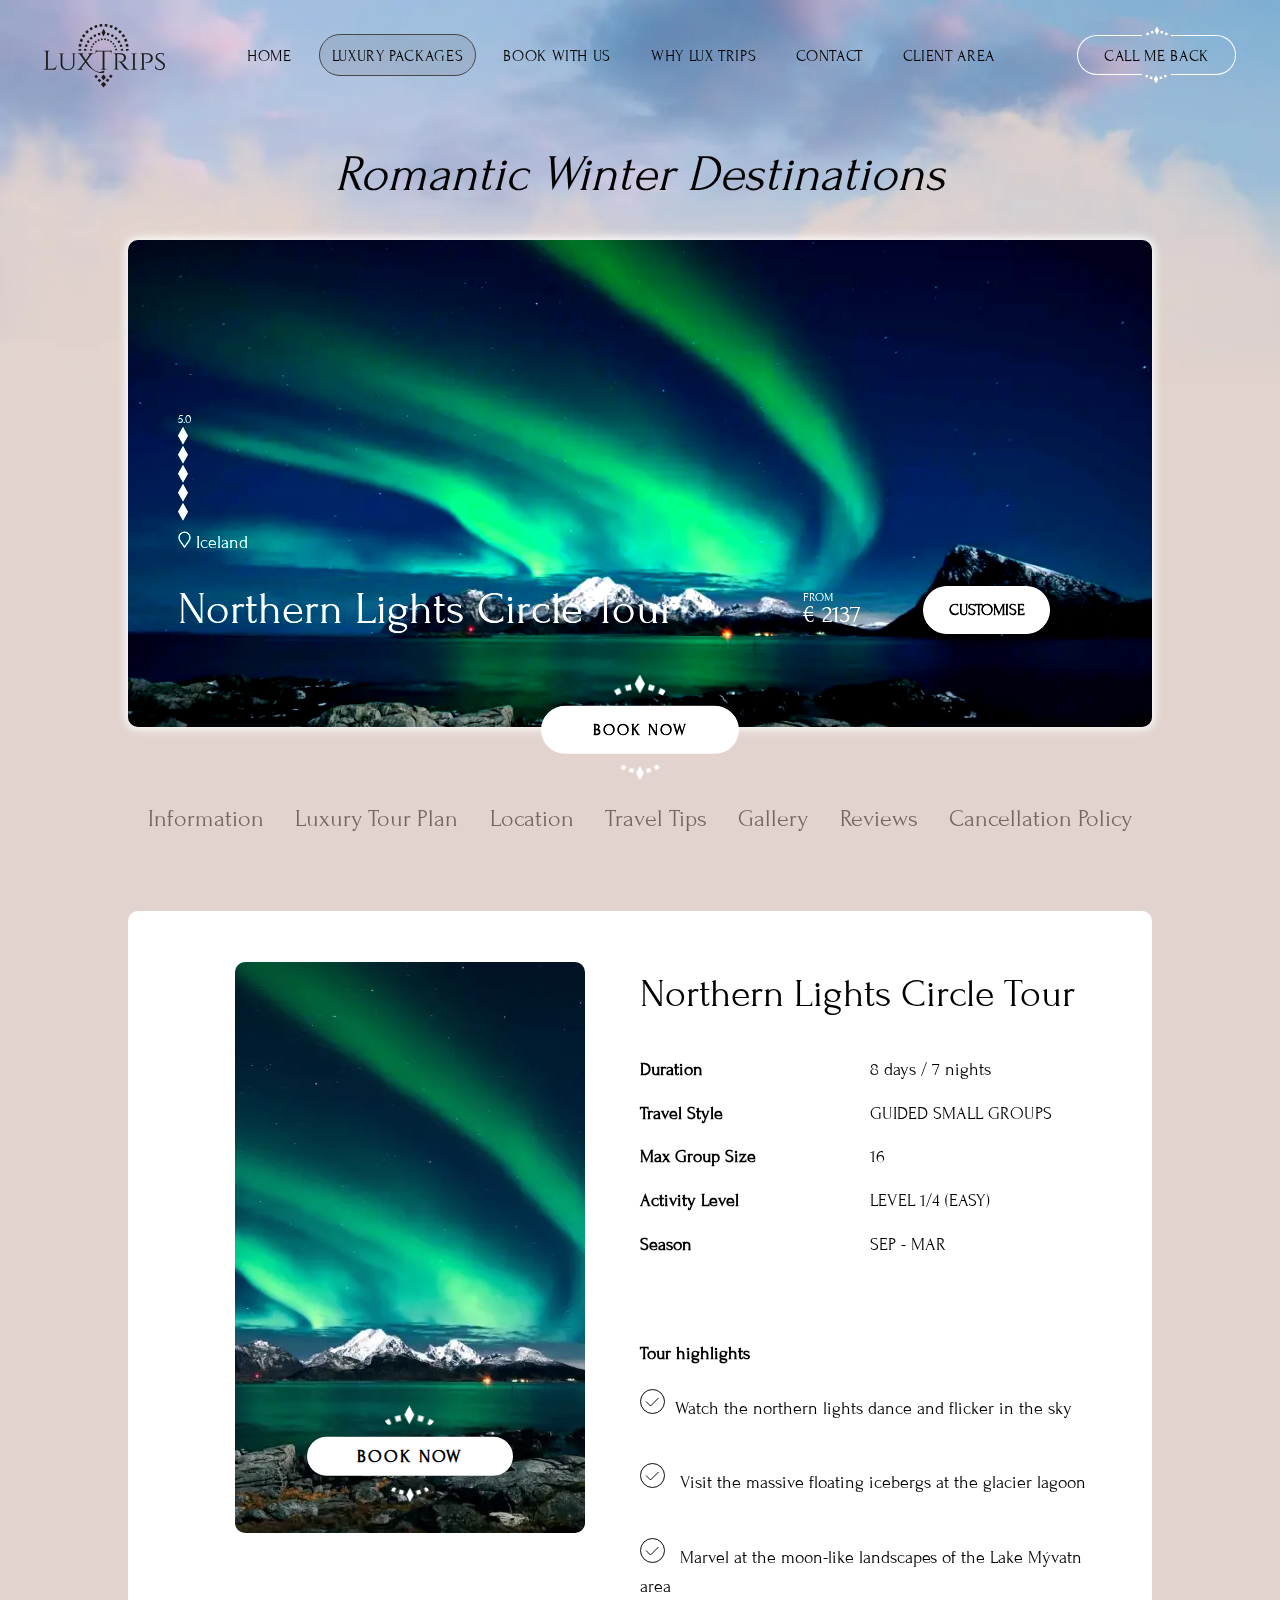
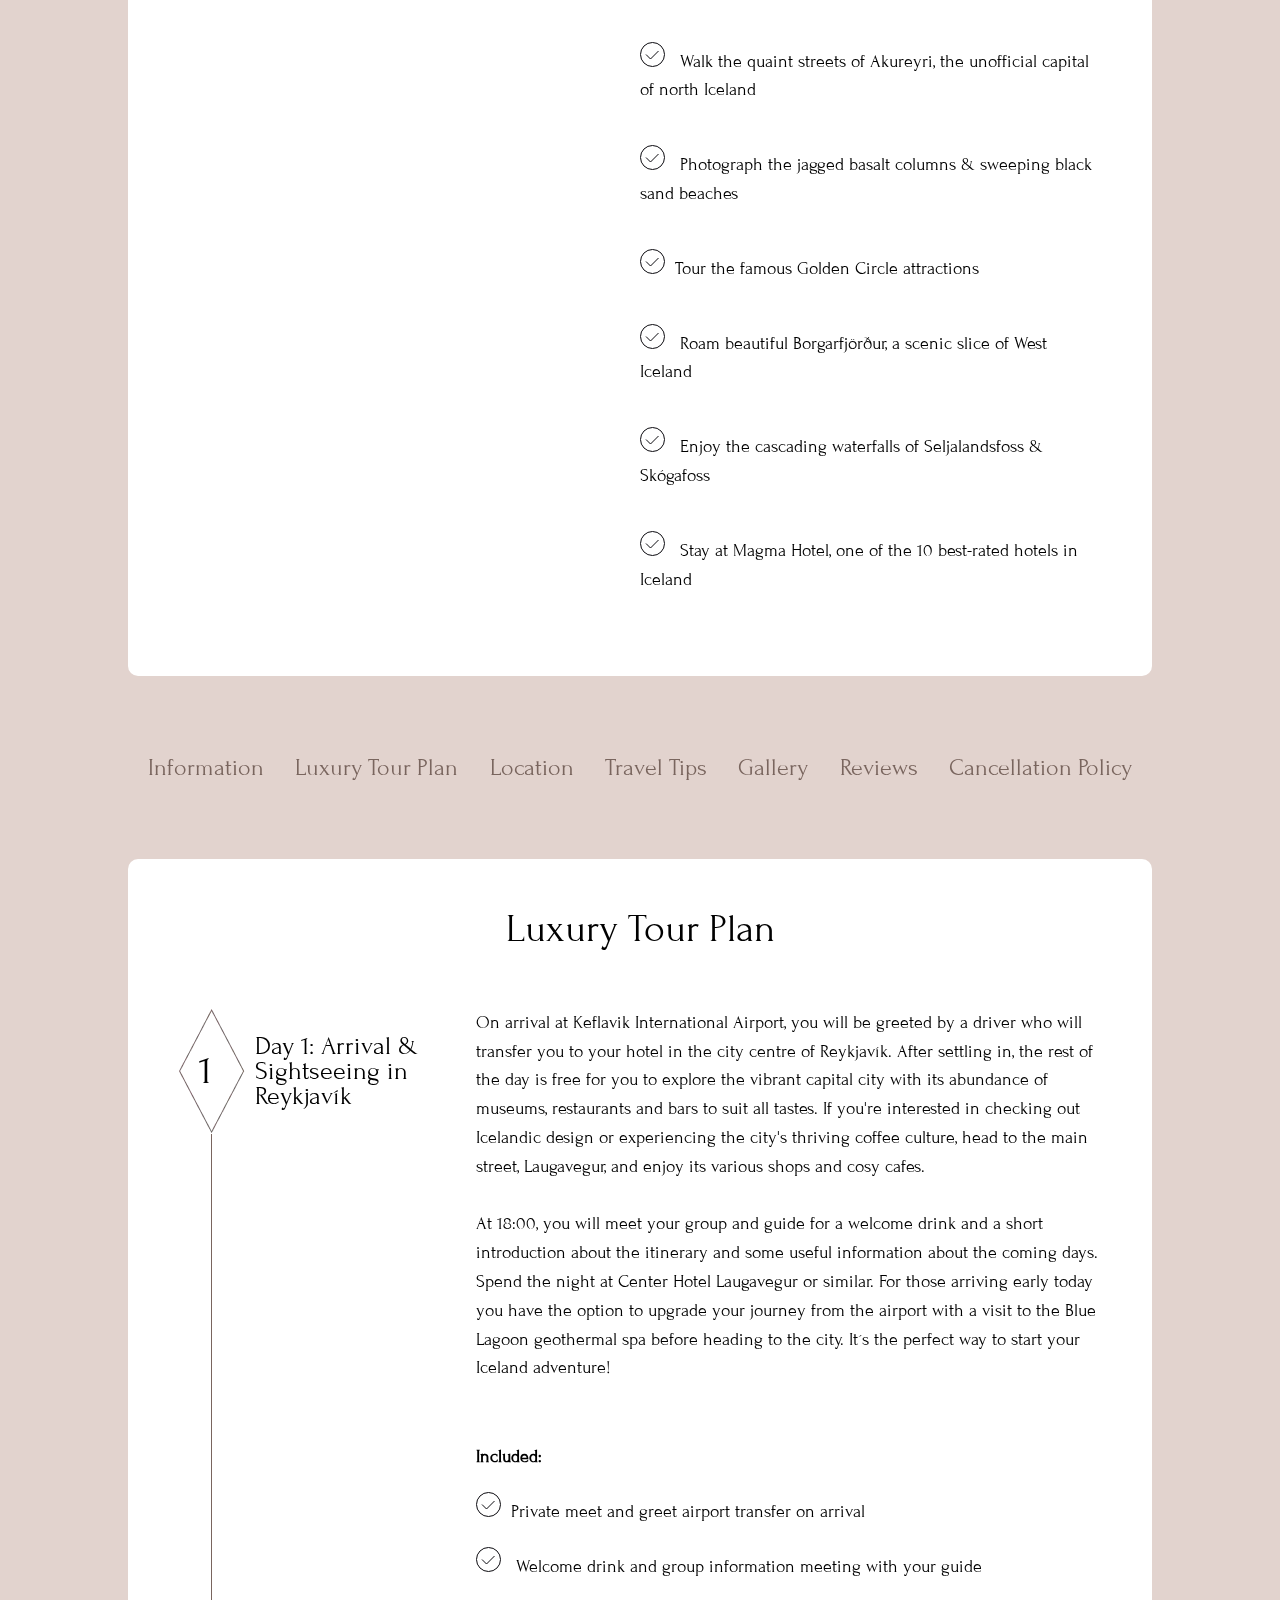
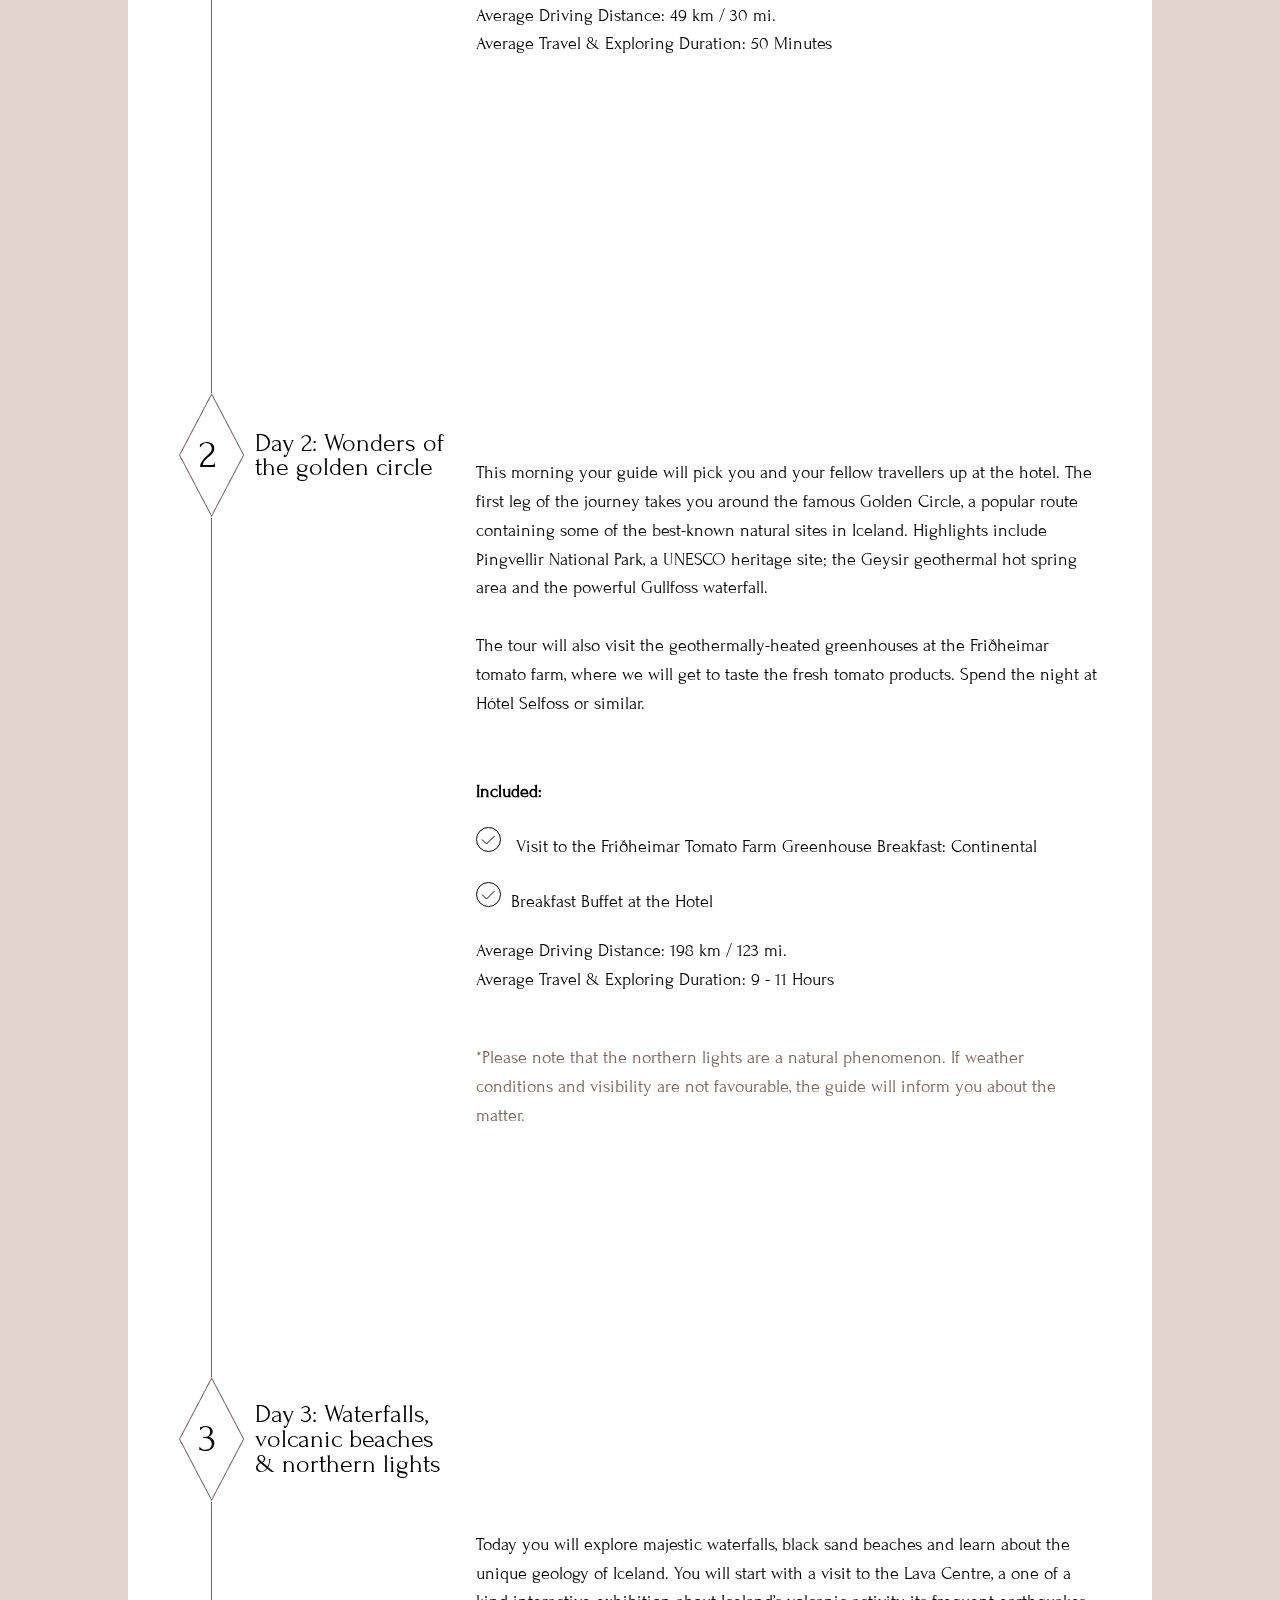
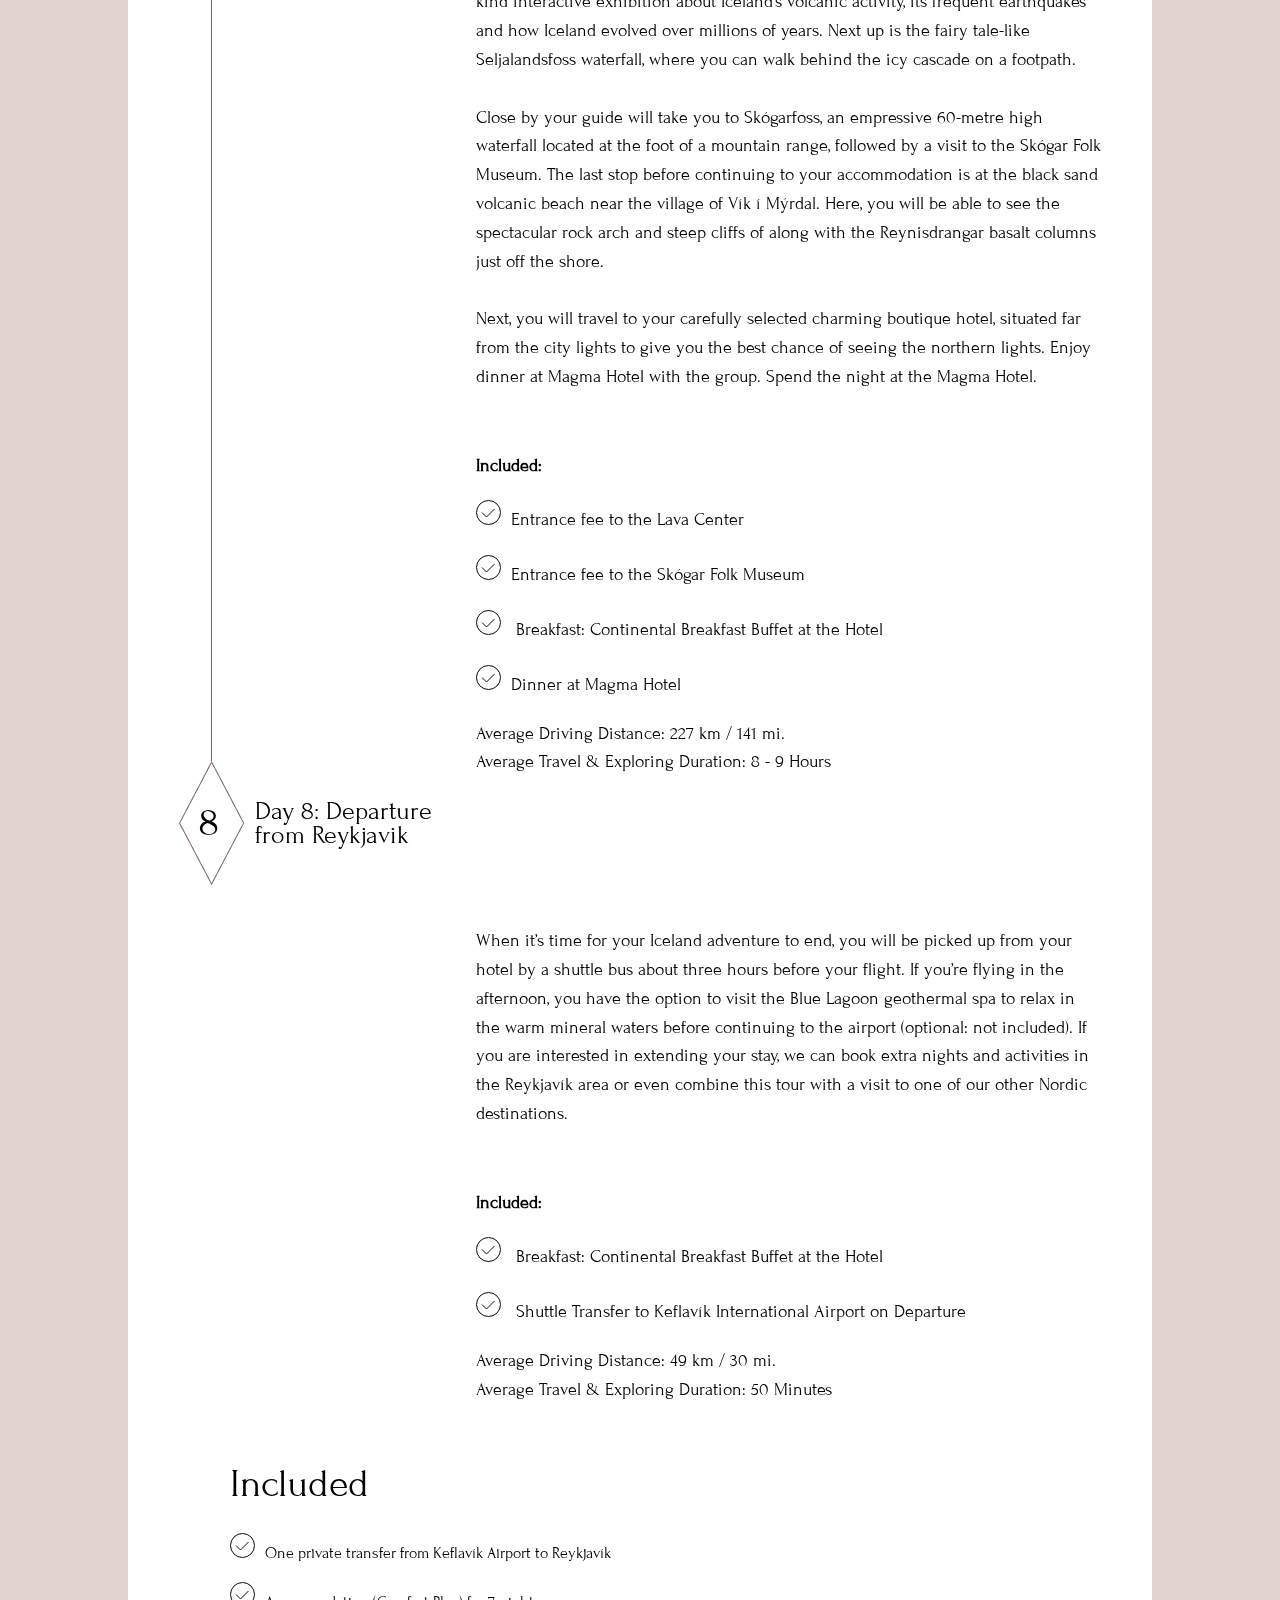
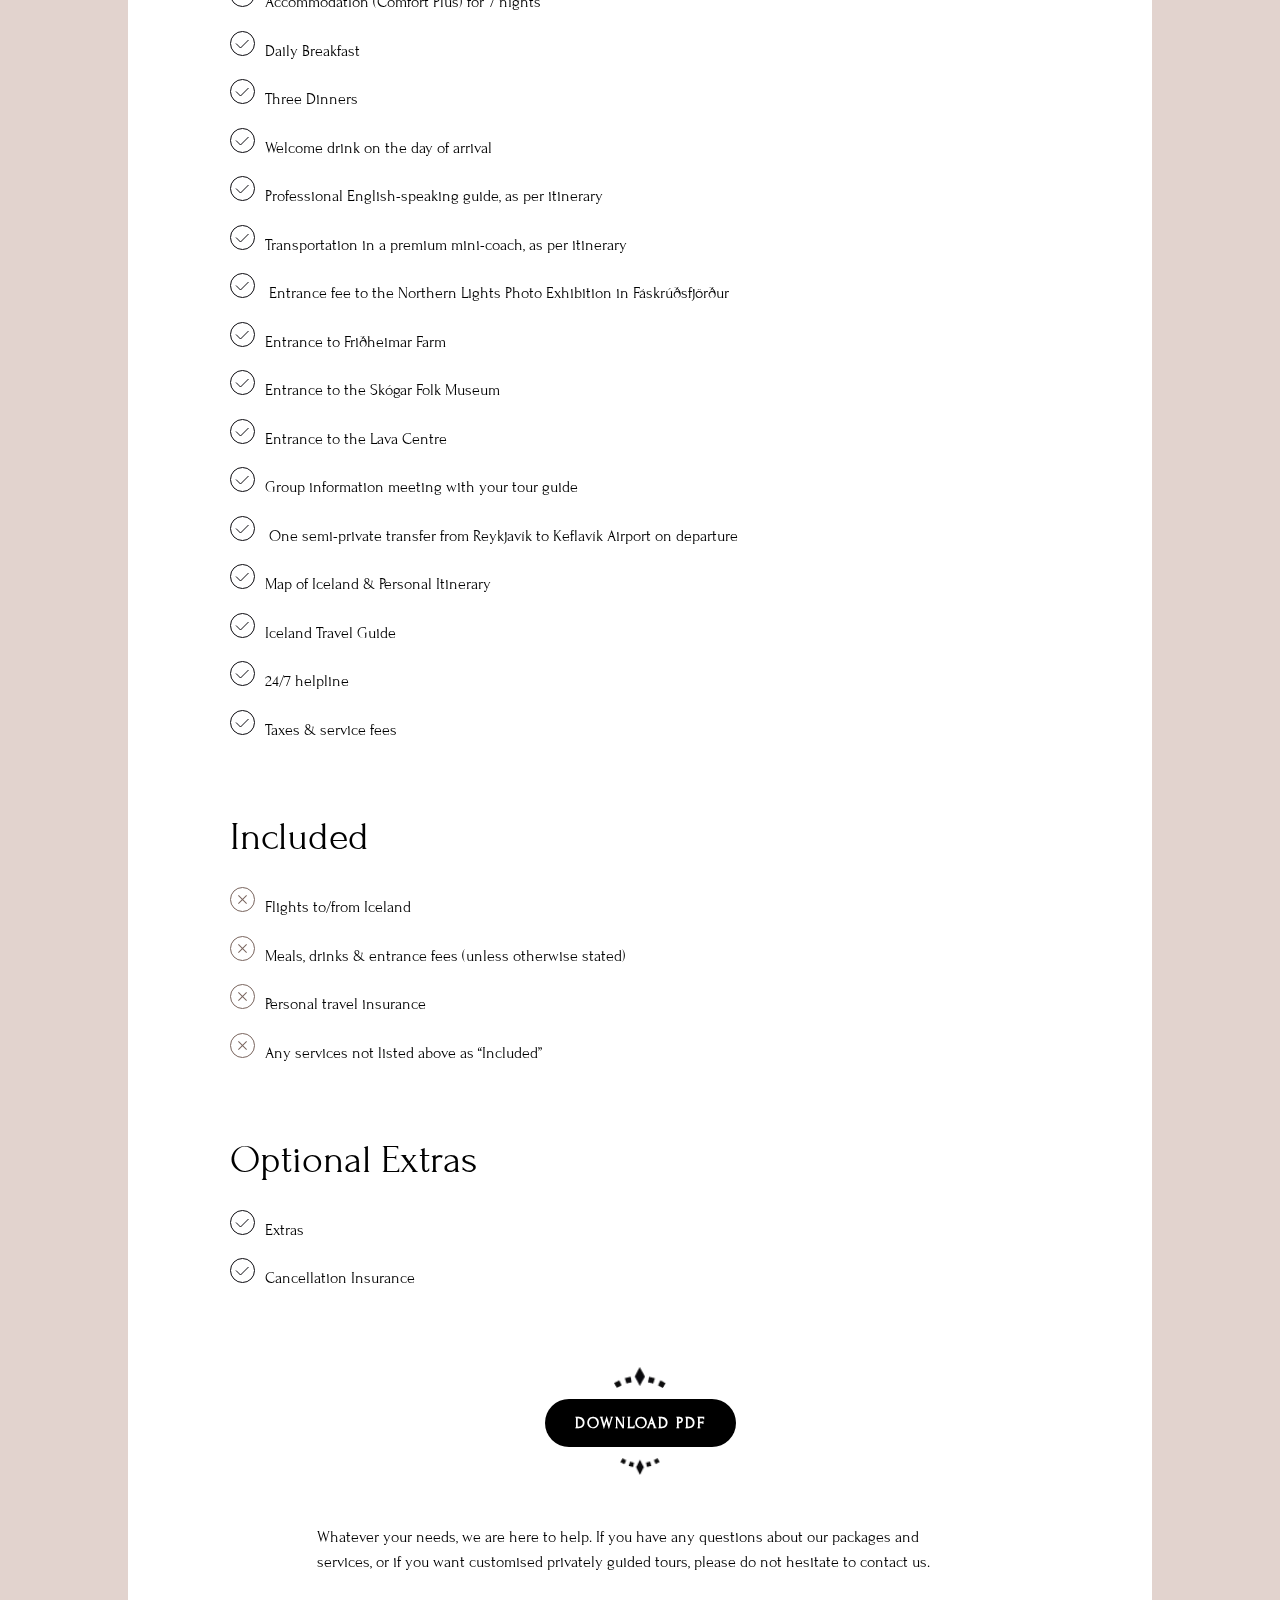
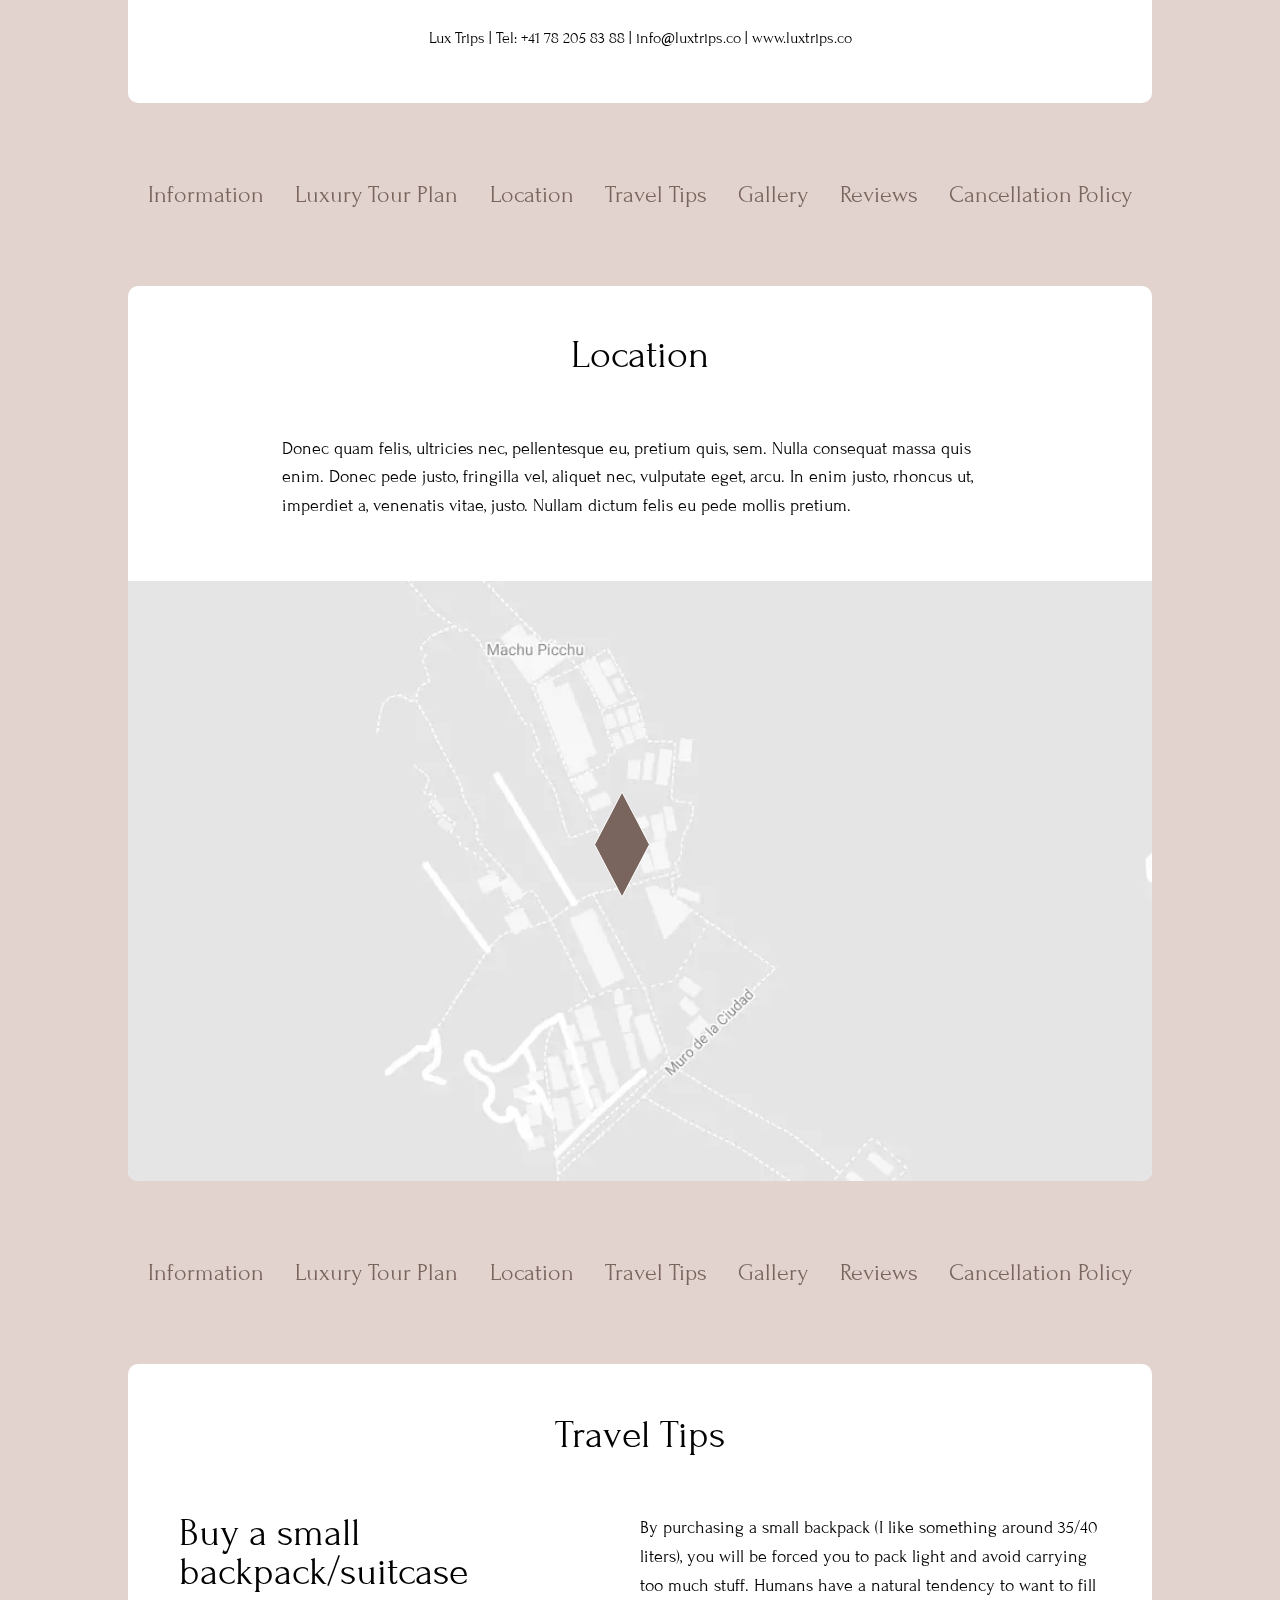
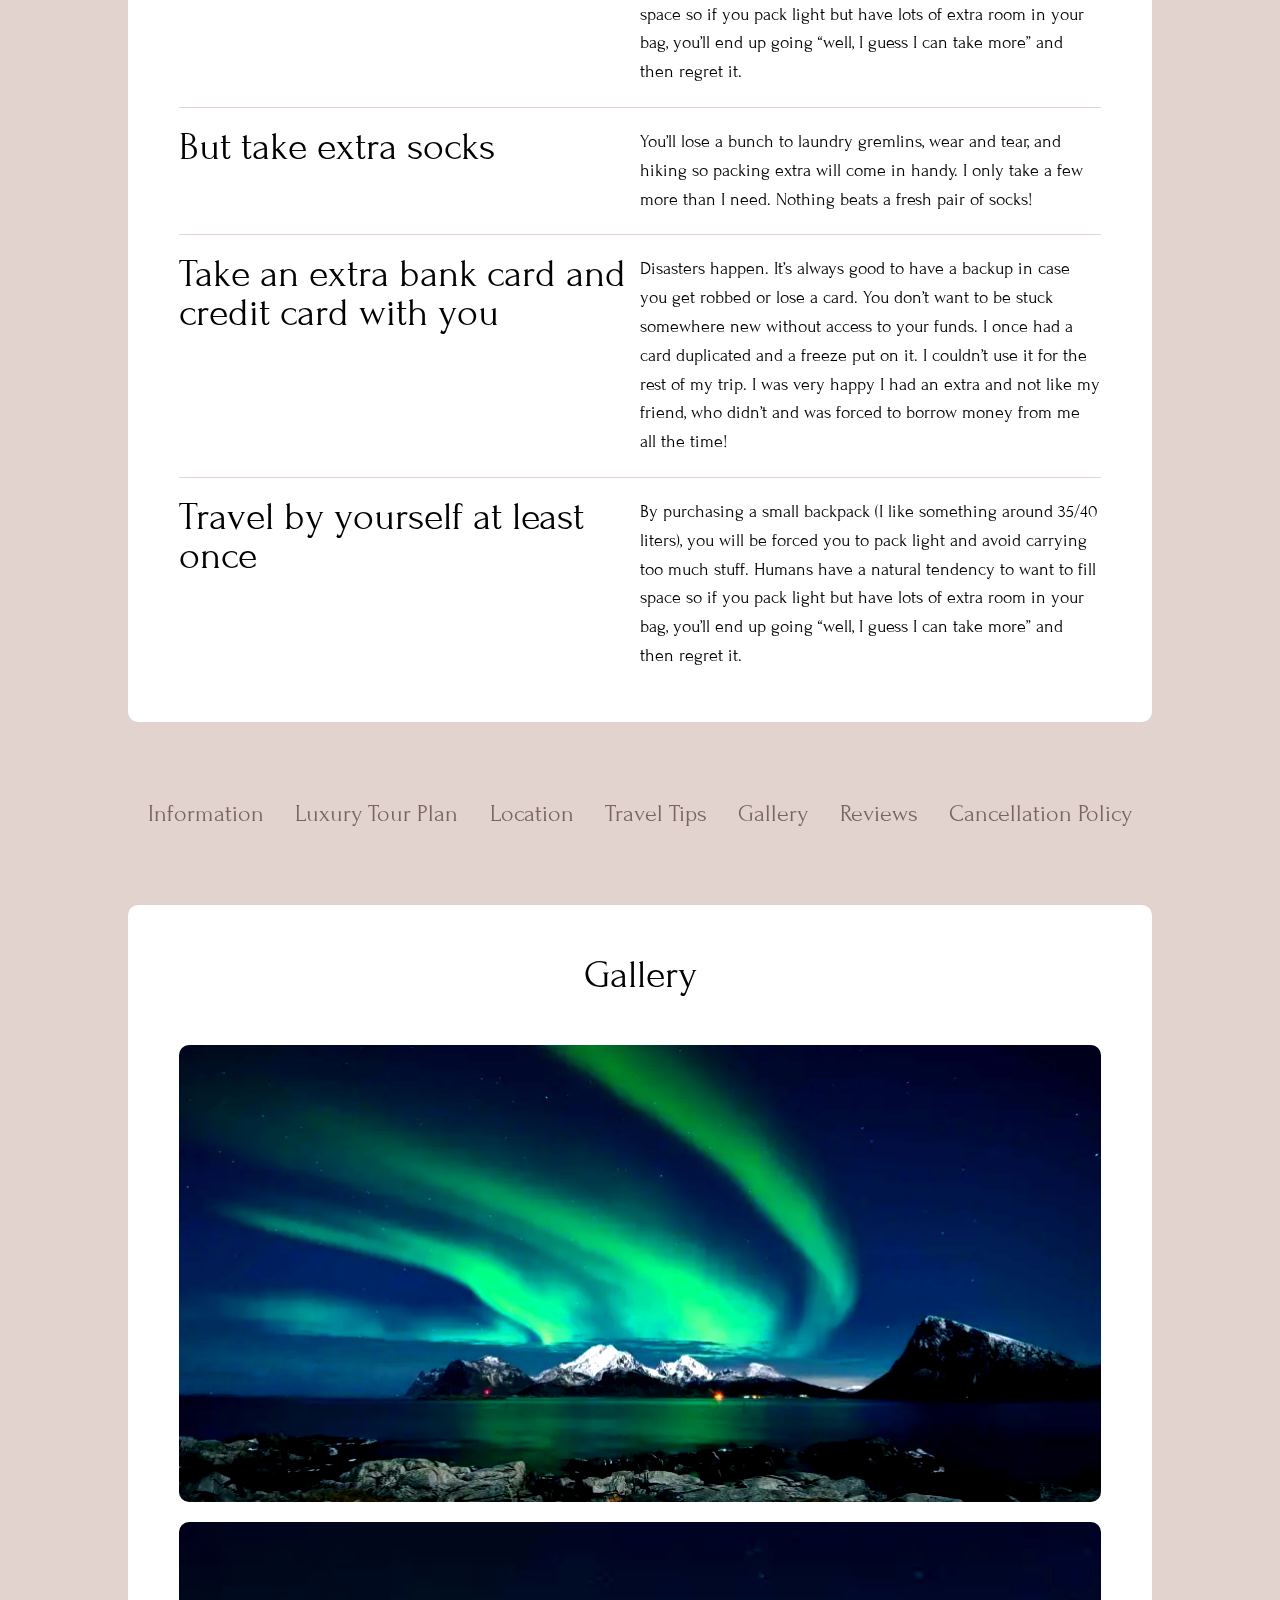
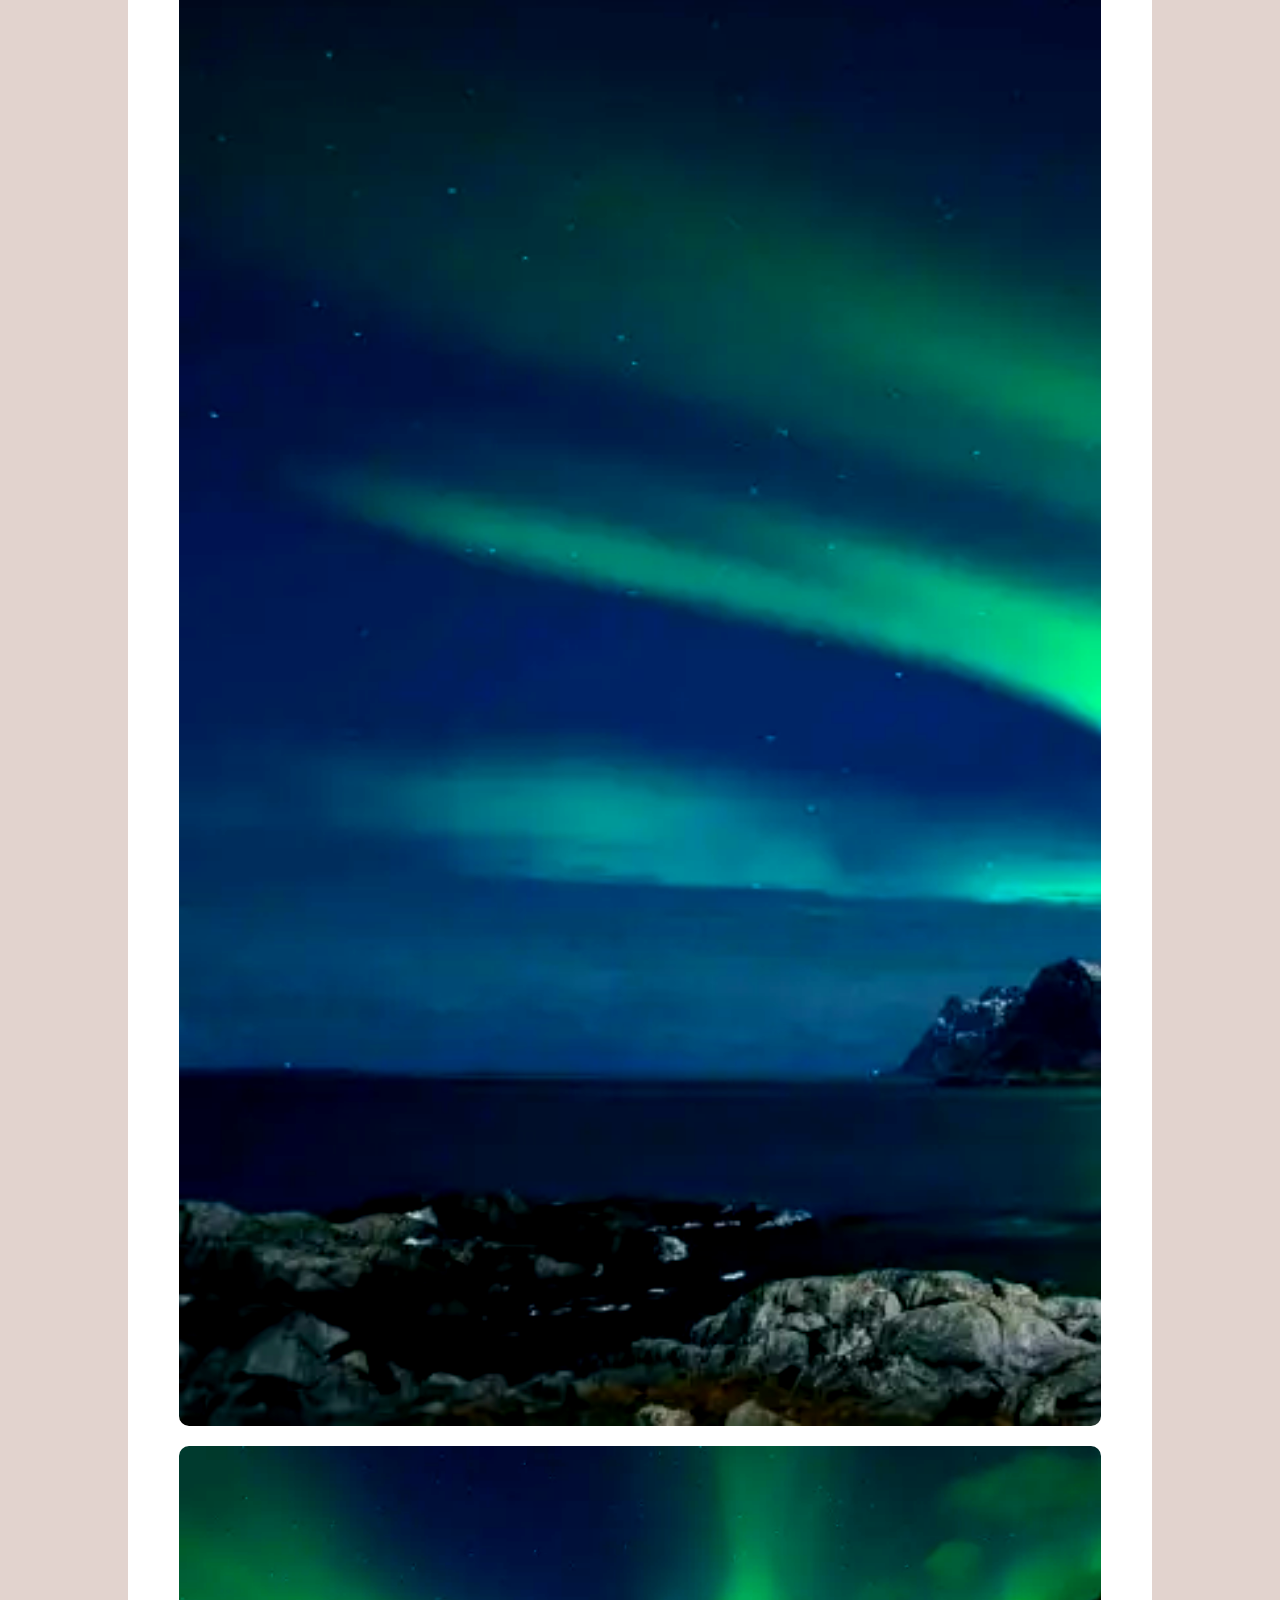
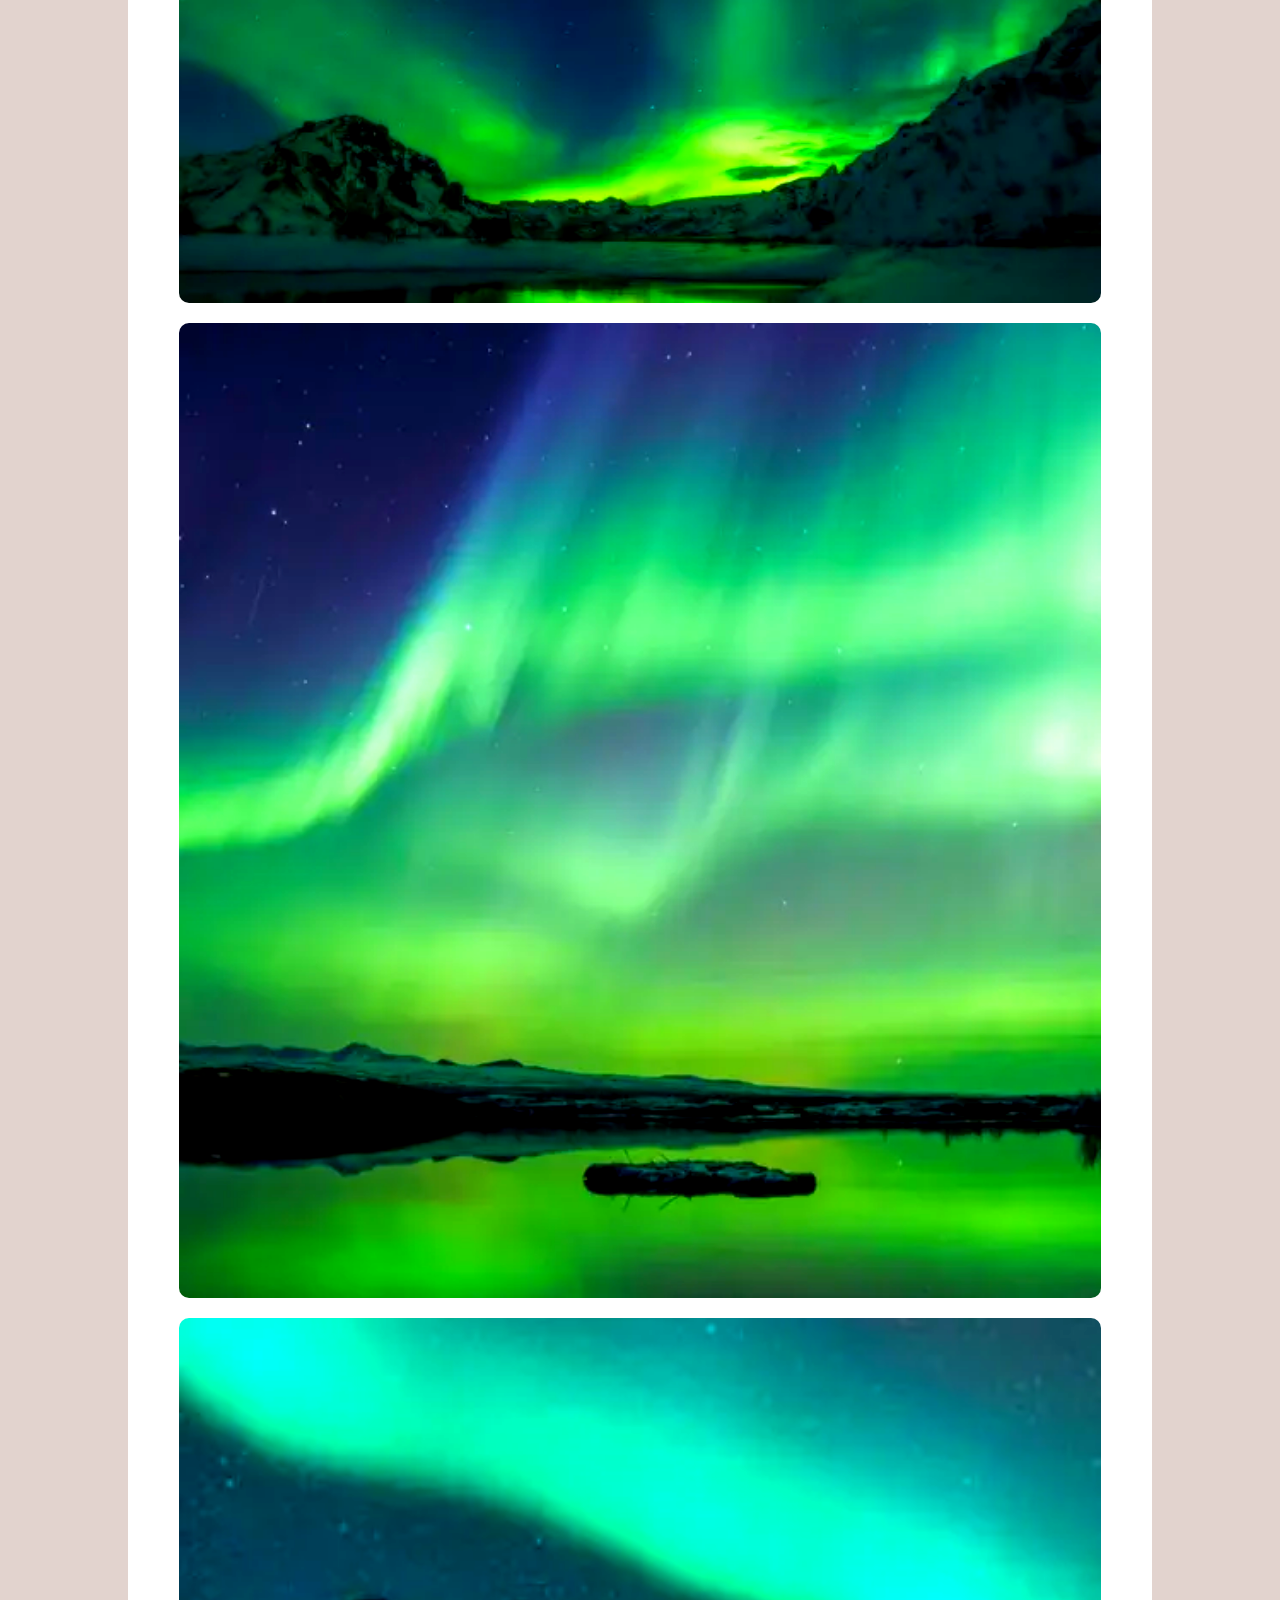
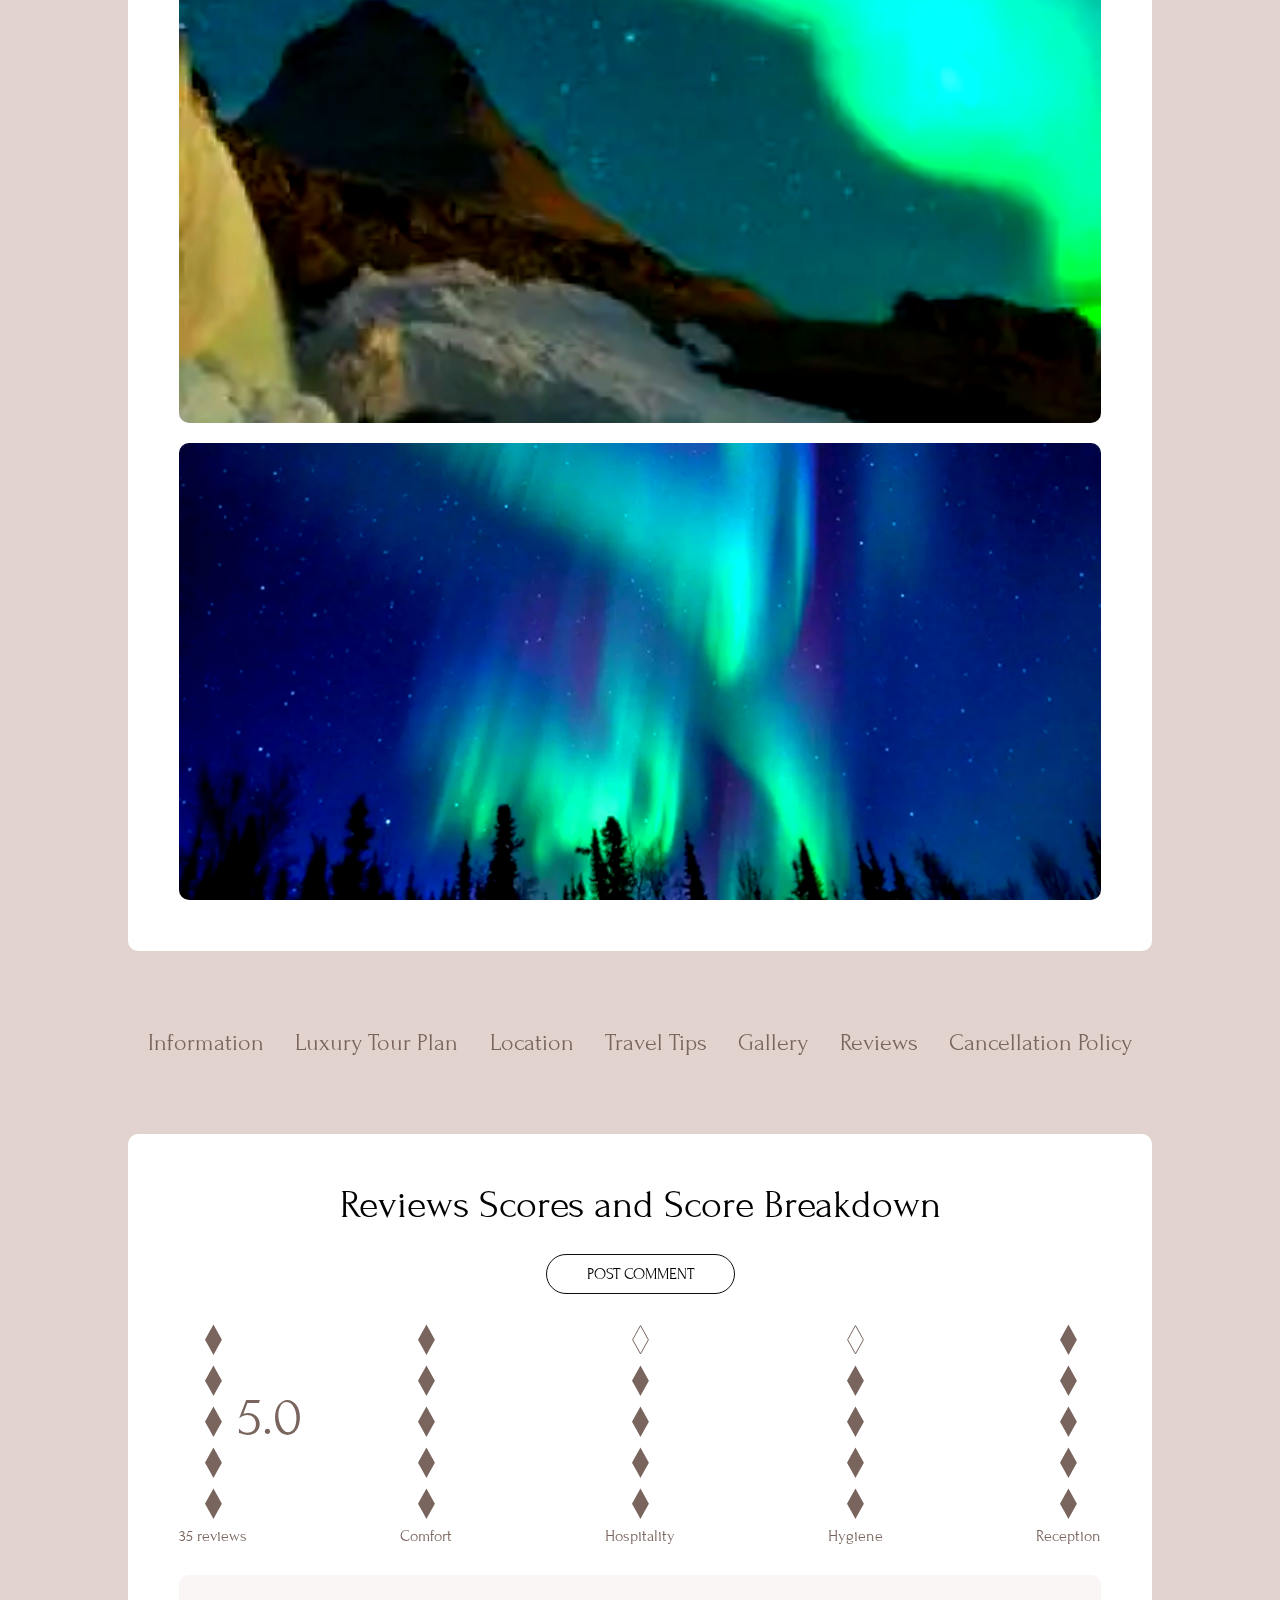
<file: pages/lux-packages-package-light.html>
<!DOCTYPE html>
<html lang="en">
  <head>
    <meta charset="UTF-8" />
    <meta http-equiv="X-UA-Compatible" content="IE=edge" />
    <meta name="viewport" content="width=device-width, initial-scale=1.0" />
    <title>Package - Light Page</title>
    <link rel="stylesheet" href="../styles/null.css" />
    <link rel="stylesheet" href="../fonts/manrope/stylesheet.css" />
    <link rel="stylesheet" href="../fonts/forum/stylesheet.css" />
    <link rel="stylesheet" href="../styles/header-footer.css" />
    <link rel="stylesheet" href="../styles/lux-packages-package-light.css" />
    <link rel="stylesheet" href="../styles/main-page.css">
    <script defer src="../js/header-footer.js"></script>
    <script defer src="../js/lux-p-p-light.js"></script>
  </head>
  <body class="body-lux-p-p-light">
	<header class="header">
		<div class="nav" id="nav">
				<div class="call__btn call__btn-md">Call Me</div>
				<div class="main__logo">
						<a href="../index.html" class="main__logo-link"><img class="main__logo-img" src="../images/header-footer/logo.svg" alt="logo"></a>
				</div>
				<div class="nav__menu" id="nav__menu">
						<ul class="nav__list" id="nav__list">
								<li class="nav__item"><a href="../index.html">Home</a></li>
								<li class="nav__item">
										<a href="./luxury-packages.html">Luxury packages</a>
								</li>
								<li class="nav__item">
										<a href="./book.html">Book with us</a>
								</li>
								<li class="nav__item">
										<a href="./why-lux-trips.html">Why Lux Trips</a>
								</li>
								<li class="nav__item">
										<a href="./contact.html">Contact</a>
								</li>
								<li class="nav__item">
										<a href="./client.html">Client Area</a>
								</li>
						</ul>
				</div>
				<div class="call__btn">
					<svg class="call__btn-top" width="22" height="10" viewBox="0 0 22 10" xmlns="http://www.w3.org/2000/svg">
							<path d="M10.9506 0.416992L9.85895 2.4859L8.80249 4.55481C9.55962 6.00745 10.2287 7.2664 10.977 8.69263L13.1516 4.55481L12.0335 2.4859L10.9506 0.416992Z"/>
									<path d="M21.9114 7.46877L21.8057 7.40714L21.7001 7.33671L21.5856 7.27508L21.48 7.20465L21.3655 7.14302L21.2599 7.0814L21.1542 7.01977L21.0398 6.95814L20.9253 6.89651L20.8197 6.84369L20.7052 6.78206L20.5908 6.72044L20.4851 6.65881L20.3707 6.60599L20.2562 6.54436L20.1418 6.49154L20.0273 6.43871L19.9129 6.38589L19.7984 6.32426L19.7368 6.29785L18.7244 8.50762L18.7684 8.52523L18.874 8.56925L18.9709 8.62207L19.0765 8.6749L19.1734 8.71892L19.2702 8.77174L19.3759 8.82456L19.4727 8.87738L19.5695 8.9214L19.6664 8.97423L19.772 9.03585L19.8689 9.08868L19.9657 9.1415L20.0626 9.19432L20.1594 9.24715L20.2562 9.30877L20.3531 9.3616L20.4499 9.41442L20.5468 9.47605L20.6436 9.53767L20.7316 9.5905L21.9994 7.52159L21.9114 7.46877Z"/>
									<path d="M17.1753 5.31201L17.0521 5.2768L16.9288 5.24158L16.8056 5.19756L16.6823 5.16235L16.559 5.13593L16.427 5.10072L16.3037 5.0655L16.1805 5.03029L16.0572 5.00388L15.9252 4.96866L15.8019 4.93345L15.6787 4.90703L15.5466 4.88062L15.4233 4.85421L15.2913 4.819L15.168 4.79258L15.036 4.77498L14.9127 4.74856L14.8423 4.73096L14.4021 7.1168L14.4549 7.12561L14.5694 7.15202L14.6838 7.16963L14.7895 7.19604L14.9039 7.22245L15.0184 7.24886L15.1328 7.27527L15.2385 7.30169L15.3529 7.31929L15.4674 7.35451L15.573 7.38092L15.6875 7.40733L15.8019 7.44255L15.9076 7.46896L16.0132 7.49537L16.1277 7.53059L16.2333 7.5658L16.3478 7.59221L16.4534 7.62743L16.5679 7.66264L16.6119 7.68025L17.3426 5.36484L17.2986 5.35603L17.1753 5.31201Z"/>
									<path d="M7.1213 4.72218L6.98925 4.74859L6.85719 4.77501L6.73393 4.79261L6.60187 4.81903L6.47862 4.85424L6.34656 4.88065L6.22331 4.90706L6.09125 4.93348L5.968 4.96869L5.84474 5.00391L5.72149 5.03032L5.58943 5.06553L5.46618 5.10075L5.34292 5.13596L5.21967 5.16238L5.09641 5.19759L4.97316 5.24161L4.8411 5.27683L4.72665 5.31204L4.67383 5.32965L5.40455 7.64507L5.43976 7.62746L5.55421 7.59224L5.65986 7.56583L5.76551 7.53062L5.87996 7.4954L5.99441 7.46899L6.10005 7.44258L6.2145 7.40736L6.32015 7.38095L6.4346 7.35454L6.54025 7.31932L6.6547 7.30172L6.76915 7.2753L6.8836 7.24889L6.98925 7.22248L7.1037 7.19607L7.21815 7.16966L7.3326 7.15205L7.44705 7.12564L7.55269 7.10803L7.61432 7.09923L7.17413 4.71338L7.1213 4.72218Z"/>
									<path d="M2.2176 6.27151L2.10315 6.32434L1.9887 6.38596L1.87425 6.43879L1.7598 6.49161L1.64535 6.54443L1.5309 6.60606L1.41645 6.65888L1.302 6.72051L1.19635 6.78214L1.0819 6.84377L0.967449 6.89659L0.861802 6.95822L0.747352 7.01984L0.641706 7.08147L0.527255 7.1431L0.421609 7.20472L0.307159 7.27515L0.201512 7.33678L0.095866 7.40721L-0.000976562 7.46004L1.27558 9.52895L1.35482 9.47612L1.45166 9.41449L1.5397 9.36167L1.63654 9.30885L1.73339 9.24722L1.83023 9.1944L1.93587 9.14157L2.03272 9.08875L2.12956 9.03593L2.2264 8.9743L2.32324 8.92148L2.42009 8.87746L2.52573 8.82464L2.62258 8.77181L2.71942 8.71899L2.82506 8.67497L2.92191 8.62215L3.02755 8.56932L3.1244 8.5253L3.23004 8.48128L3.28287 8.45487L2.27042 6.25391L2.2176 6.27151Z"/>
							</svg>
							<div class="call__btn-crawn">Call Me Back</div>
							<svg class="call__btn-bottom" width="22" height="10" viewBox="0 0 22 10" xmlns="http://www.w3.org/2000/svg">
									<path d="M10.9506 0.416992L9.85895 2.4859L8.80249 4.55481C9.55962 6.00745 10.2287 7.2664 10.977 8.69263L13.1516 4.55481L12.0335 2.4859L10.9506 0.416992Z"/>
									<path d="M21.9114 7.46877L21.8057 7.40714L21.7001 7.33671L21.5856 7.27508L21.48 7.20465L21.3655 7.14302L21.2599 7.0814L21.1542 7.01977L21.0398 6.95814L20.9253 6.89651L20.8197 6.84369L20.7052 6.78206L20.5908 6.72044L20.4851 6.65881L20.3707 6.60599L20.2562 6.54436L20.1418 6.49154L20.0273 6.43871L19.9129 6.38589L19.7984 6.32426L19.7368 6.29785L18.7244 8.50762L18.7684 8.52523L18.874 8.56925L18.9709 8.62207L19.0765 8.6749L19.1734 8.71892L19.2702 8.77174L19.3759 8.82456L19.4727 8.87738L19.5695 8.9214L19.6664 8.97423L19.772 9.03585L19.8689 9.08868L19.9657 9.1415L20.0626 9.19432L20.1594 9.24715L20.2562 9.30877L20.3531 9.3616L20.4499 9.41442L20.5468 9.47605L20.6436 9.53767L20.7316 9.5905L21.9994 7.52159L21.9114 7.46877Z"/>
									<path d="M17.1753 5.31201L17.0521 5.2768L16.9288 5.24158L16.8056 5.19756L16.6823 5.16235L16.559 5.13593L16.427 5.10072L16.3037 5.0655L16.1805 5.03029L16.0572 5.00388L15.9252 4.96866L15.8019 4.93345L15.6787 4.90703L15.5466 4.88062L15.4233 4.85421L15.2913 4.819L15.168 4.79258L15.036 4.77498L14.9127 4.74856L14.8423 4.73096L14.4021 7.1168L14.4549 7.12561L14.5694 7.15202L14.6838 7.16963L14.7895 7.19604L14.9039 7.22245L15.0184 7.24886L15.1328 7.27527L15.2385 7.30169L15.3529 7.31929L15.4674 7.35451L15.573 7.38092L15.6875 7.40733L15.8019 7.44255L15.9076 7.46896L16.0132 7.49537L16.1277 7.53059L16.2333 7.5658L16.3478 7.59221L16.4534 7.62743L16.5679 7.66264L16.6119 7.68025L17.3426 5.36484L17.2986 5.35603L17.1753 5.31201Z"/>
									<path d="M7.1213 4.72218L6.98925 4.74859L6.85719 4.77501L6.73393 4.79261L6.60187 4.81903L6.47862 4.85424L6.34656 4.88065L6.22331 4.90706L6.09125 4.93348L5.968 4.96869L5.84474 5.00391L5.72149 5.03032L5.58943 5.06553L5.46618 5.10075L5.34292 5.13596L5.21967 5.16238L5.09641 5.19759L4.97316 5.24161L4.8411 5.27683L4.72665 5.31204L4.67383 5.32965L5.40455 7.64507L5.43976 7.62746L5.55421 7.59224L5.65986 7.56583L5.76551 7.53062L5.87996 7.4954L5.99441 7.46899L6.10005 7.44258L6.2145 7.40736L6.32015 7.38095L6.4346 7.35454L6.54025 7.31932L6.6547 7.30172L6.76915 7.2753L6.8836 7.24889L6.98925 7.22248L7.1037 7.19607L7.21815 7.16966L7.3326 7.15205L7.44705 7.12564L7.55269 7.10803L7.61432 7.09923L7.17413 4.71338L7.1213 4.72218Z"/>
									<path d="M2.2176 6.27151L2.10315 6.32434L1.9887 6.38596L1.87425 6.43879L1.7598 6.49161L1.64535 6.54443L1.5309 6.60606L1.41645 6.65888L1.302 6.72051L1.19635 6.78214L1.0819 6.84377L0.967449 6.89659L0.861802 6.95822L0.747352 7.01984L0.641706 7.08147L0.527255 7.1431L0.421609 7.20472L0.307159 7.27515L0.201512 7.33678L0.095866 7.40721L-0.000976562 7.46004L1.27558 9.52895L1.35482 9.47612L1.45166 9.41449L1.5397 9.36167L1.63654 9.30885L1.73339 9.24722L1.83023 9.1944L1.93587 9.14157L2.03272 9.08875L2.12956 9.03593L2.2264 8.9743L2.32324 8.92148L2.42009 8.87746L2.52573 8.82464L2.62258 8.77181L2.71942 8.71899L2.82506 8.67497L2.92191 8.62215L3.02755 8.56932L3.1244 8.5253L3.23004 8.48128L3.28287 8.45487L2.27042 6.25391L2.2176 6.27151Z"/>
							</svg>
					</div>
					<div class="nav__burger" id="nav__burger">
							<div class="nav__burger-btn"></div>
					</div>
			</div>
	</header>
    <main class="main-lux-p-p-light package-light--lux__package">
      <div class="wrapper-lppl">
        <section class="section section-1">
          <h1>Romantic Winter Destinations</h1>
          <div class="container">
            <div class="snake-rhombs"><h6>5.0</h6></div>
            <div class="name-location">&nbsp;Iceland</div>
            <h2>Northern Lights Circle Tour</h2>
            <p>from<br /><span>€ 2137</span></p>
            <button><a href="../pages/customise.html">customise</a></button>
            <div class="container-button">
              <img
                src="../images/lux-p-p-light/button-decoration-top.webp"
                alt="button-decoration-top"
              />
              <button class="book-now"><a href="../pages/book.html">book now</a></button>
              <img
                src="../images/lux-p-p-light/button-decoration-bottom.webp"
                alt="button-decoration-bottom"
              />
            </div>
          </div>
        </section>
        <section id="information" class="section section-2">
          <div class="col-1">
            <img
              src="../images/lux-p-p-light/star-light-vertical.webp"
              alt="star-light-vertical"
            />
            <div class="container-button">
              <img
                src="../images/lux-p-p-light/button-decoration-top.webp"
                alt="button-decoration-top"
              />
              <button class="book-now"><a href="../pages/book.html">book now</a></button>
              <img
                src="../images/lux-p-p-light/button-decoration-bottom.webp"
                alt="button-decoration-bottom"
              />
            </div>
          </div>
          <div class="col-2">
            <div class="col-1">
              <h2>northern lights circle tour</h2>
              <div class="info">
                <div class="col-1">
                  <ul>
                    <li>duration</li>
                    <li>travel style</li>
                    <li>max group size</li>
                    <li>activity level</li>
                    <li>season</li>
                  </ul>
                </div>
                <div class="col-2">
                  <ul>
                    <li>8 days / 7 nights</li>
                    <li>guided small groups</li>
                    <li>16</li>
                    <li>level 1/4 (easy)</li>
                    <li>sep - mar</li>
                  </ul>
                </div>
              </div>
            </div>
            <div class="col-2 list">
              <h6>tour highlights</h6>
              <ul>
                <li>Watch the northern lights dance and flicker in the sky</li>
                <li>
                  Visit the massive floating icebergs at the glacier lagoon
                </li>
                <li>
                  Marvel at the moon-like landscapes of the Lake Mývatn area
                </li>
                <li>
                  Walk the quaint streets of Akureyri, the unofficial capital of
                  north Iceland
                </li>
                <li>
                  Photograph the jagged basalt columns & sweeping black sand
                  beaches
                </li>
                <li>Tour the famous Golden Circle attractions</li>
                <li>
                  Roam beautiful Borgarfjörður, a scenic slice of West Iceland
                </li>
                <li>
                  Enjoy the cascading waterfalls of Seljalandsfoss & Skógafoss
                </li>
                <li>
                  Stay at Magma Hotel, one of the 10 best-rated hotels in
                  Iceland
                </li>
              </ul>
            </div>
          </div>
        </section>
        <section id="luxury-tour-plan" class="section section-3">
          <h2>Luxury Tour Plan</h2>
          <div class="main-content">
            <div class="col-1">
              <div class="rhomb-part">
                <img
                  src="../images/lux-p-p-light/rhomb-mid.webp"
                  alt="rhomb-mid"
                />
                <p>Day 1: Arrival & Sightseeing in Reykjavík</p>
              </div>
              <img src="../images/lux-p-p-light/line.png" alt="line" />
              <div class="rhomb-part">
                <img
                  src="../images/lux-p-p-light/rhomb-mid.webp"
                  alt="rhomb-mid"
                />
                <p>Day 2: Wonders of the golden circle</p>
              </div>
              <img src="../images/lux-p-p-light/line.png" alt="line" />
              <div class="rhomb-part">
                <img
                  src="../images/lux-p-p-light/rhomb-mid.webp"
                  alt="rhomb-mid"
                />
                <p>Day 3: Waterfalls, volcanic beaches & northern lights</p>
              </div>
              <img src="../images/lux-p-p-light/line.png" alt="line" />
              <div class="rhomb-part">
                <img
                  src="../images/lux-p-p-light/rhomb-mid.webp"
                  alt="rhomb-mid"
                />
                <p>Day 8: Departure from Reykjavik</p>
              </div>
            </div>

            <div class="col-2">
              <div class="part part-1">
                <p>
                  On arrival at Keflavik International Airport, you will be
                  greeted by a driver who will transfer you to your hotel in the
                  city centre of Reykjavík. After settling in, the rest of the
                  day is free for you to explore the vibrant capital city with
                  its abundance of museums, restaurants and bars to suit all
                  tastes. If you're interested in checking out Icelandic design
                  or experiencing the city's thriving coffee culture, head to
                  the main street, Laugavegur, and enjoy its various shops and
                  cosy cafes.<br /><br />
                  At 18:00, you will meet your group and guide for a welcome
                  drink and a short introduction about the itinerary and some
                  useful information about the coming days. Spend the night at
                  Center Hotel Laugavegur or similar. For those arriving early
                  today you have the option to upgrade your journey from the
                  airport with a visit to the Blue Lagoon geothermal spa before
                  heading to the city. It´s the perfect way to start your
                  Iceland adventure!
                </p>
                <div class="included-section">
                  <h6>Included:</h6>
                  <ul>
                    <li>Private meet and greet airport transfer on arrival</li>
                    <li>
                      Welcome drink and group information meeting with your
                      guide
                    </li>
                  </ul>
                  <p>Average Driving Distance: 49 km / 30 mi.</p>
                  <p>Average Travel & Exploring Duration: 50 Minutes</p>
                </div>
              </div>
              <div class="part part-2">
                <p>
                  This morning your guide will pick you and your fellow
                  travellers up at the hotel. The first leg of the journey takes
                  you around the famous Golden Circle, a popular route
                  containing some of the best-known natural sites in Iceland.
                  Highlights include Þingvellir National Park, a UNESCO heritage
                  site; the Geysir geothermal hot spring area and the powerful
                  Gullfoss waterfall.<br /><br />

                  The tour will also visit the geothermally-heated greenhouses
                  at the Friðheimar tomato farm, where we will get to taste the
                  fresh tomato products. Spend the night at Hótel Selfoss or
                  similar.
                </p>
                <div class="included-section">
                  <h6>Included:</h6>
                  <ul>
                    <li>
                      Visit to the Friðheimar Tomato Farm Greenhouse Breakfast:
                      Continental
                    </li>
                    <li>Breakfast Buffet at the Hotel</li>
                  </ul>
                  <p>Average Driving Distance: 198 km / 123 mi.</p>
                  <p>Average Travel & Exploring Duration: 9 - 11 Hours</p>
                  <p>
                    *Please note that the northern lights are a natural
                    phenomenon. If weather conditions and visibility are not
                    favourable, the guide will inform you about the matter.
                  </p>
                </div>
              </div>
              <div class="part part-3">
                <p>
                  Today you will explore majestic waterfalls, black sand beaches
                  and learn about the unique geology of Iceland. You will start
                  with a visit to the Lava Centre, a one of a kind interactive
                  exhibition about Iceland’s volcanic activity, its frequent
                  earthquakes and how Iceland evolved over millions of years.
                  Next up is the fairy tale-like Seljalandsfoss waterfall, where
                  you can walk behind the icy cascade on a footpath.<br /><br />

                  Close by your guide will take you to Skógarfoss, an empressive
                  60-metre high waterfall located at the foot of a mountain
                  range, followed by a visit to the Skógar Folk Museum. The last
                  stop before continuing to your accommodation is at the black
                  sand volcanic beach near the village of Vík í Mýrdal. Here,
                  you will be able to see the spectacular rock arch and steep
                  cliffs of along with the Reynisdrangar basalt columns just off
                  the shore.<br /><br />

                  Next, you will travel to your carefully selected charming
                  boutique hotel, situated far from the city lights to give you
                  the best chance of seeing the northern lights. Enjoy dinner at
                  Magma Hotel with the group. Spend the night at the Magma
                  Hotel.
                </p>
                <div class="included-section">
                  <h6>Included:</h6>
                  <ul>
                    <li>Entrance fee to the Lava Center</li>
                    <li>Entrance fee to the Skógar Folk Museum</li>
                    <li>
                      Breakfast: Continental Breakfast Buffet at the Hotel
                    </li>
                    <li>Dinner at Magma Hotel</li>
                  </ul>
                  <p>Average Driving Distance: 227 km / 141 mi.</p>
                  <p>Average Travel & Exploring Duration: 8 - 9 Hours</p>
                </div>
              </div>
              <div class="part part-4">
                <p>
                  When it’s time for your Iceland adventure to end, you will be
                  picked up from your hotel by a shuttle bus about three hours
                  before your flight. If you’re flying in the afternoon, you
                  have the option to visit the Blue Lagoon geothermal spa to
                  relax in the warm mineral waters before continuing to the
                  airport (optional: not included). If you are interested in
                  extending your stay, we can book extra nights and activities
                  in the Reykjavík area or even combine this tour with a visit
                  to one of our other Nordic destinations.
                </p>
                <div class="included-section">
                  <h6>Included:</h6>
                  <ul>
                    <li>
                      Breakfast: Continental Breakfast Buffet at the Hotel
                    </li>
                    <li>
                      Shuttle Transfer to Keflavík International Airport on
                      Departure
                    </li>
                  </ul>
                  <p>Average Driving Distance: 49 km / 30 mi.</p>
                  <p>Average Travel & Exploring Duration: 50 Minutes</p>
                </div>
              </div>
            </div>
          </div>

          <div class="included-section list">
            <h5>Included</h5>
            <ul>
              <li>One private transfer from Keflavík Airport to Reykjavík</li>
              <li>Accommodation (Comfort Plus) for 7 nights</li>
              <li>Daily Breakfast</li>
              <li>Three Dinners</li>
              <li>Welcome drink on the day of arrival</li>
              <li>Professional English-speaking guide, as per itinerary</li>
              <li>Transportation in a premium mini-coach, as per itinerary</li>
              <li>
                Entrance fee to the Northern Lights Photo Exhibition in
                Fáskrúðsfjörður
              </li>
              <li>Entrance to Friðheimar Farm</li>
              <li>Entrance to the Skógar Folk Museum</li>
              <li>Entrance to the Lava Centre</li>
              <li>Group information meeting with your tour guide</li>
              <li>
                One semi-private transfer from Reykjavík to Keflavík Airport on
                departure
              </li>
              <li>Map of Iceland & Personal Itinerary</li>
              <li>Iceland Travel Guide</li>
              <li>24/7 helpline</li>
              <li>Taxes & service fees</li>
            </ul>
          </div>

          <div class="included-section list">
            <h5>Included</h5>
            <ul>
              <li>Flights to/from Iceland</li>
              <li>Meals, drinks & entrance fees (unless otherwise stated)</li>
              <li>Personal travel insurance</li>
              <li>Any services not listed above as “Included”</li>
            </ul>
          </div>

          <div class="extras-section list">
            <h5>Optional Extras</h5>
            <ul>
              <li>Extras</li>
              <li>Cancellation Insurance</li>
            </ul>
          </div>

          <div class="end-content">
            <div class="container-button">
              <img
                src="../images/lux-p-p-light/button-decoration-top-black.webp"
                alt="button-decoration-top"
              />
              <button>download pdf</button>
              <img
                src="../images/lux-p-p-light/button-decoration-bottom-black.webp"
                alt="button-decoration-bottom"
              />
            </div>
            <p>
              Whatever your needs, we are here to help. If you have any
              questions about our packages and services, or if you want
              customised privately guided tours, please do not hesitate to
              contact us.
            </p>
            <p>
              Lux Trips | Tel: +41 78 205 83 88 | info@luxtrips.co |
              www.luxtrips.co
            </p>
          </div>
        </section>
        <section id="location" class="section section-4">
          <h2>Location</h2>
          <p>
            Donec quam felis, ultricies nec, pellentesque eu, pretium quis, sem.
            Nulla consequat massa quis enim. Donec pede justo, fringilla vel,
            aliquet nec, vulputate eget, arcu. In enim justo, rhoncus ut,
            imperdiet a, venenatis vitae, justo. Nullam dictum felis eu pede
            mollis pretium.
          </p>
          <div class="section-map"></div>
        </section>
        <section id="travel-tips" class="section section-5">
          <h2>Travel Tips</h2>
          <div class="container">
            <div class="row row-1">
              <h3>Buy a small backpack/suitcase</h3>
              <p>
                By purchasing a small backpack (I like something around 35/40
                liters), you will be forced you to pack light and avoid carrying
                too much stuff. Humans have a natural tendency to want to fill
                space so if you pack light but have lots of extra room in your
                bag, you’ll end up going “well, I guess I can take more” and
                then regret it.
              </p>
            </div>
            <hr />
            <div class="row row-2">
              <h3>But take extra socks</h3>
              <p>
                You’ll lose a bunch to laundry gremlins, wear and tear, and
                hiking so packing extra will come in handy. I only take a few
                more than I need. Nothing beats a fresh pair of socks!
              </p>
            </div>
            <hr />
            <div class="row row-3">
              <h3>Take an extra bank card and credit card with you</h3>
              <p>
                Disasters happen. It’s always good to have a backup in case you
                get robbed or lose a card. You don’t want to be stuck somewhere
                new without access to your funds. I once had a card duplicated
                and a freeze put on it. I couldn’t use it for the rest of my
                trip. I was very happy I had an extra and not like my friend,
                who didn’t and was forced to borrow money from me all the time!
              </p>
            </div>
            <hr />
            <div class="row row-4">
              <h3>Travel by yourself at least once</h3>
              <p>
                By purchasing a small backpack (I like something around 35/40
                liters), you will be forced you to pack light and avoid carrying
                too much stuff. Humans have a natural tendency to want to fill
                space so if you pack light but have lots of extra room in your
                bag, you’ll end up going “well, I guess I can take more” and
                then regret it.
              </p>
            </div>
          </div>
        </section>
        <section id="gallery" class="section section-6">
          <h2>Gallery</h2>
          <div class="container-gallery">
            <img src="../images/lux-p-p-light/gallery/img-1.webp" alt="img-1" />
            <img src="../images/lux-p-p-light/gallery/img-2.webp" alt="img-2" />
            <img src="../images/lux-p-p-light/gallery/img-3.webp" alt="img-3" />
            <img src="../images/lux-p-p-light/gallery/img-4.webp" alt="img-4" />
            <img src="../images/lux-p-p-light/gallery/img-5.webp" alt="img-5" />
            <img src="../images/lux-p-p-light/gallery/img-6.webp" alt="img-6" />
          </div>
        </section>
        <section id="reviews" class="section section-7">
          <h2>Reviews Scores and Score Breakdown</h2>
          <button>post comment</button>
          <div class="container-snakes-rhomb">
            <div class="snake snake-rhomb-1">
              <h6>35 reviews</h6>
            </div>
            <div class="snake snake-rhomb-2">
              <h6>Comfort</h6>
            </div>
            <div class="snake snake-rhomb-3">
              <h6>Hospitality</h6>
            </div>
            <div class="snake snake-rhomb-4">
              <h6>Hygiene</h6>
            </div>
            <div class="snake snake-rhomb-5">
              <h6>Reception</h6>
            </div>
          </div>
          <div class="card card-1">
            <div class="col col-1">
              <p>
                “Well organized trip, All arranged well by Arooz. Special thanks
                to Aijaz Bhai for the service and support given to us, all
                explained well and take us to all places as per our wish. It was
                a wonderful experience .... Thank you team”
              </p>
              <p>Eduard Hand<br /><span>Oct 15, 2021 at 8:27 am</span></p>
            </div>
            <div class="col-2">
              <div class="container-snakes-rhomb">
                <div class="snake snake-rhomb-1-small">
                  <h6>Comfort</h6>
                </div>
                <div class="snake snake-rhomb-2-small">
                  <h6>Hospitality</h6>
                </div>
                <div class="snake snake-rhomb-3-small">
                  <h6>Hygiene</h6>
                </div>
                <div class="snake snake-rhomb-4-small">
                  <h6>Reception</h6>
                </div>
              </div>
            </div>
          </div>
          <div class="card card-2">
            <div class="col col-1">
              <p>
                “Well organized trip, All arranged well by Arooz. Special thanks
                to Aijaz Bhai for the service and support given to us, all
                explained well and take us to .
              </p>
              <p>Brandon Mango<br /><span>Oct 12, 2021 at 8:27 am</span></p>
            </div>
            <div class="col-2">
              <div class="container-snakes-rhomb">
                <div class="snake snake-rhomb-1-small">
                  <h6>Comfort</h6>
                </div>
                <div class="snake snake-rhomb-2-small">
                  <h6>Hospitality</h6>
                </div>
                <div class="snake snake-rhomb-3-small">
                  <h6>Hygiene</h6>
                </div>
                <div class="snake snake-rhomb-4-small">
                  <h6>Reception</h6>
                </div>
              </div>
            </div>
          </div>
          <div class="card card-3">
            <div class="col col-1">
              <p>
                Aijaz Bhai for the service and support given to us, all
                explained well and take us to all places as per our wish. It was
                a wonderful experience .... Thank you team”
              </p>
              <p>Maren Westervelt<br /><span>Oct 02, 2021 at 8:27 am</span></p>
            </div>
            <div class="col-2">
              <div class="container-snakes-rhomb">
                <div class="snake snake-rhomb-1-small">
                  <h6>Comfort</h6>
                </div>
                <div class="snake snake-rhomb-2-small">
                  <h6>Hospitality</h6>
                </div>
                <div class="snake snake-rhomb-3-small">
                  <h6>Hygiene</h6>
                </div>
                <div class="snake snake-rhomb-4-small">
                  <h6>Reception</h6>
                </div>
              </div>
            </div>
          </div>
          <h3>Post a Comment</h3>
          <div class="container-form">
            <form action="#">
              <label for="name"
                ><input type="text" name="name" placeholder="Name" required
              /></label>
              <label for="email"
                ><input type="email" name="email" placeholder="Email" required
              /></label>
              <label for="textarea"
                ><input type="" name="textarea" placeholder="Comment"
              /></label>
            </form>
            <div class="container-snakes-empty-rhomb">
              <div class="snake snake-rhomb-1-mid-small">
                <h6>Comfort</h6>
              </div>
              <div class="snake snake-rhomb-2-mid-small">
                <h6>Hospitality</h6>
              </div>
              <div class="snake snake-rhomb-3-mid-small">
                <h6>Hygiene</h6>
              </div>
              <div class="snake snake-rhomb-4-mid-small">
                <h6>Reception</h6>
              </div>
            </div>
          </div>
          <div class="container-button">
            <img
              src="../images/lux-p-p-light/button-decoration-top-black.webp"
              alt="button-decoration-top"
            />
            <button>post comment</button>
            <img
              src="../images/lux-p-p-light/button-decoration-bottom-black.webp"
              alt="button-decoration-bottom"
            />
          </div>
        </section>
        <section id="cancellation-policy" class="section section-8">
          <h2>Cancellation policy</h2>
          <div class="container">
            <p>
              You can cancel your purchase of a subscription service and request
              a refund within 14 days from the initial transaction date.
            </p>
            <p>
              The refund may be reduced pro-rata to reflect the use you have had
              of the service. This may show as two transactions in your account
              transaction history: a refund to your wallet of the full amount
              originally paid and then a debit of a charge for the period of the
              service you received.
              <br />
              <br />

              If you take advantage of a free trial when you sign up to a
              service, the 14-day cancellation period will commence on the day
              we accept your order of the free trial and the duration of the
              free trial will be included in the 14-day period. For example, you
              sign up for a free trial which lasts 7 days and your wallet is
              debited for the subscription at the end of the trial, you will
              have 7 days after your wallet was debited to cancel.
              <br />
              <br />

              Note: When you purchase a subscription service such as
              PlayStation®Plus, you agree to a rolling subscription with
              periodic billing (e.g. annual billing). You can stop making
              payments at any time by turning off [Auto-renewal] (click here for
              more information) but, beyond the initial 14-day cancellation
              period, you will not receive a refund for payments already made.
              When you turn off [Auto-renewal], your subscription will continue
              until the next payment is due, at which point it will end.
            </p>
            <h3>Further Information</h3>
            <p>
              We recommend that you take care when you top up your wallet or
              make a purchase on PlayStation™Store. A number of account features
              are available so you can keep track of your account activity.
              <br />
              <br />
              To control the purchases made from the PlayStation™Store, via your
              account and console ensure you (i) use our password and passcode
              tools to control unauthorised log-in to and purchases via your
              account and (ii) if you have children, set up a separate account
              for each child and use our parental controls to limit their
              expenditure or prevent them shopping at all.
            </p>
          </div>
        </section>
        <div class="customise__form">
              <img src="../images/main-page/form-img.webp" alt="form-img" width="1110" height="565" class="customise__form-blur">
              <div class="customise__form-wrapper">
                <h3 class="customise__form-title title_h3">Get weekly inspiration and expert advice</h3>
                <p class="customise__form-text">Sign up for our Weekly Newsletter</p>
                <form action="#" class="customise__form-form">
                  <label for="subscribe" class="customise__form-label">
                    <input type="email" id="subscribe" name="subscriber" placeholder="Email address" required>
                  </label>
                  <button class="customise__form-btn btn__decor btn__decor_w" type="submit"><span>Subscribe</span></button>
                </form>
              </div>
            </div>
      </div>
    </main>
	<footer class="footer">
		<div class="footer__wrapper">
			<div class="footer__top">
				<div class="main__logo">
						<a href="../index.html" class="main__logo-link"><img class="main__logo-footer" src="../images/header-footer/logo.svg" alt="logo"></a>
				</div>
				</div>
				<div class="footer__middle">
					<ul class="footer__middle-list footer__middle-first">
						<li class="footer__middle-item"><a href="luxury-packages.html">Luxury packages</a></li>
						<li class="footer__middle-item"><a href="book.html">Book with us</a></li>
					</ul>
					<div class="call__btn call__btn-footer">
					<svg class="call__btn-top" width="22" height="10" viewBox="0 0 22 10" xmlns="http://www.w3.org/2000/svg">
							<path d="M10.9506 0.416992L9.85895 2.4859L8.80249 4.55481C9.55962 6.00745 10.2287 7.2664 10.977 8.69263L13.1516 4.55481L12.0335 2.4859L10.9506 0.416992Z"/>
										<path d="M21.9114 7.46877L21.8057 7.40714L21.7001 7.33671L21.5856 7.27508L21.48 7.20465L21.3655 7.14302L21.2599 7.0814L21.1542 7.01977L21.0398 6.95814L20.9253 6.89651L20.8197 6.84369L20.7052 6.78206L20.5908 6.72044L20.4851 6.65881L20.3707 6.60599L20.2562 6.54436L20.1418 6.49154L20.0273 6.43871L19.9129 6.38589L19.7984 6.32426L19.7368 6.29785L18.7244 8.50762L18.7684 8.52523L18.874 8.56925L18.9709 8.62207L19.0765 8.6749L19.1734 8.71892L19.2702 8.77174L19.3759 8.82456L19.4727 8.87738L19.5695 8.9214L19.6664 8.97423L19.772 9.03585L19.8689 9.08868L19.9657 9.1415L20.0626 9.19432L20.1594 9.24715L20.2562 9.30877L20.3531 9.3616L20.4499 9.41442L20.5468 9.47605L20.6436 9.53767L20.7316 9.5905L21.9994 7.52159L21.9114 7.46877Z"/>
										<path d="M17.1753 5.31201L17.0521 5.2768L16.9288 5.24158L16.8056 5.19756L16.6823 5.16235L16.559 5.13593L16.427 5.10072L16.3037 5.0655L16.1805 5.03029L16.0572 5.00388L15.9252 4.96866L15.8019 4.93345L15.6787 4.90703L15.5466 4.88062L15.4233 4.85421L15.2913 4.819L15.168 4.79258L15.036 4.77498L14.9127 4.74856L14.8423 4.73096L14.4021 7.1168L14.4549 7.12561L14.5694 7.15202L14.6838 7.16963L14.7895 7.19604L14.9039 7.22245L15.0184 7.24886L15.1328 7.27527L15.2385 7.30169L15.3529 7.31929L15.4674 7.35451L15.573 7.38092L15.6875 7.40733L15.8019 7.44255L15.9076 7.46896L16.0132 7.49537L16.1277 7.53059L16.2333 7.5658L16.3478 7.59221L16.4534 7.62743L16.5679 7.66264L16.6119 7.68025L17.3426 5.36484L17.2986 5.35603L17.1753 5.31201Z"/>
										<path d="M7.1213 4.72218L6.98925 4.74859L6.85719 4.77501L6.73393 4.79261L6.60187 4.81903L6.47862 4.85424L6.34656 4.88065L6.22331 4.90706L6.09125 4.93348L5.968 4.96869L5.84474 5.00391L5.72149 5.03032L5.58943 5.06553L5.46618 5.10075L5.34292 5.13596L5.21967 5.16238L5.09641 5.19759L4.97316 5.24161L4.8411 5.27683L4.72665 5.31204L4.67383 5.32965L5.40455 7.64507L5.43976 7.62746L5.55421 7.59224L5.65986 7.56583L5.76551 7.53062L5.87996 7.4954L5.99441 7.46899L6.10005 7.44258L6.2145 7.40736L6.32015 7.38095L6.4346 7.35454L6.54025 7.31932L6.6547 7.30172L6.76915 7.2753L6.8836 7.24889L6.98925 7.22248L7.1037 7.19607L7.21815 7.16966L7.3326 7.15205L7.44705 7.12564L7.55269 7.10803L7.61432 7.09923L7.17413 4.71338L7.1213 4.72218Z"/>
										<path d="M2.2176 6.27151L2.10315 6.32434L1.9887 6.38596L1.87425 6.43879L1.7598 6.49161L1.64535 6.54443L1.5309 6.60606L1.41645 6.65888L1.302 6.72051L1.19635 6.78214L1.0819 6.84377L0.967449 6.89659L0.861802 6.95822L0.747352 7.01984L0.641706 7.08147L0.527255 7.1431L0.421609 7.20472L0.307159 7.27515L0.201512 7.33678L0.095866 7.40721L-0.000976562 7.46004L1.27558 9.52895L1.35482 9.47612L1.45166 9.41449L1.5397 9.36167L1.63654 9.30885L1.73339 9.24722L1.83023 9.1944L1.93587 9.14157L2.03272 9.08875L2.12956 9.03593L2.2264 8.9743L2.32324 8.92148L2.42009 8.87746L2.52573 8.82464L2.62258 8.77181L2.71942 8.71899L2.82506 8.67497L2.92191 8.62215L3.02755 8.56932L3.1244 8.5253L3.23004 8.48128L3.28287 8.45487L2.27042 6.25391L2.2176 6.27151Z"/>
									</svg>
									<div class="call__btn-crawn">Call Me Back</div>
									<svg class="call__btn-bottom" width="22" height="10" viewBox="0 0 22 10" xmlns="http://www.w3.org/2000/svg">
									<path d="M10.9506 0.416992L9.85895 2.4859L8.80249 4.55481C9.55962 6.00745 10.2287 7.2664 10.977 8.69263L13.1516 4.55481L12.0335 2.4859L10.9506 0.416992Z"/>
									<path d="M21.9114 7.46877L21.8057 7.40714L21.7001 7.33671L21.5856 7.27508L21.48 7.20465L21.3655 7.14302L21.2599 7.0814L21.1542 7.01977L21.0398 6.95814L20.9253 6.89651L20.8197 6.84369L20.7052 6.78206L20.5908 6.72044L20.4851 6.65881L20.3707 6.60599L20.2562 6.54436L20.1418 6.49154L20.0273 6.43871L19.9129 6.38589L19.7984 6.32426L19.7368 6.29785L18.7244 8.50762L18.7684 8.52523L18.874 8.56925L18.9709 8.62207L19.0765 8.6749L19.1734 8.71892L19.2702 8.77174L19.3759 8.82456L19.4727 8.87738L19.5695 8.9214L19.6664 8.97423L19.772 9.03585L19.8689 9.08868L19.9657 9.1415L20.0626 9.19432L20.1594 9.24715L20.2562 9.30877L20.3531 9.3616L20.4499 9.41442L20.5468 9.47605L20.6436 9.53767L20.7316 9.5905L21.9994 7.52159L21.9114 7.46877Z"/>
									<path d="M17.1753 5.31201L17.0521 5.2768L16.9288 5.24158L16.8056 5.19756L16.6823 5.16235L16.559 5.13593L16.427 5.10072L16.3037 5.0655L16.1805 5.03029L16.0572 5.00388L15.9252 4.96866L15.8019 4.93345L15.6787 4.90703L15.5466 4.88062L15.4233 4.85421L15.2913 4.819L15.168 4.79258L15.036 4.77498L14.9127 4.74856L14.8423 4.73096L14.4021 7.1168L14.4549 7.12561L14.5694 7.15202L14.6838 7.16963L14.7895 7.19604L14.9039 7.22245L15.0184 7.24886L15.1328 7.27527L15.2385 7.30169L15.3529 7.31929L15.4674 7.35451L15.573 7.38092L15.6875 7.40733L15.8019 7.44255L15.9076 7.46896L16.0132 7.49537L16.1277 7.53059L16.2333 7.5658L16.3478 7.59221L16.4534 7.62743L16.5679 7.66264L16.6119 7.68025L17.3426 5.36484L17.2986 5.35603L17.1753 5.31201Z"/>
									<path d="M7.1213 4.72218L6.98925 4.74859L6.85719 4.77501L6.73393 4.79261L6.60187 4.81903L6.47862 4.85424L6.34656 4.88065L6.22331 4.90706L6.09125 4.93348L5.968 4.96869L5.84474 5.00391L5.72149 5.03032L5.58943 5.06553L5.46618 5.10075L5.34292 5.13596L5.21967 5.16238L5.09641 5.19759L4.97316 5.24161L4.8411 5.27683L4.72665 5.31204L4.67383 5.32965L5.40455 7.64507L5.43976 7.62746L5.55421 7.59224L5.65986 7.56583L5.76551 7.53062L5.87996 7.4954L5.99441 7.46899L6.10005 7.44258L6.2145 7.40736L6.32015 7.38095L6.4346 7.35454L6.54025 7.31932L6.6547 7.30172L6.76915 7.2753L6.8836 7.24889L6.98925 7.22248L7.1037 7.19607L7.21815 7.16966L7.3326 7.15205L7.44705 7.12564L7.55269 7.10803L7.61432 7.09923L7.17413 4.71338L7.1213 4.72218Z"/>
									<path d="M2.2176 6.27151L2.10315 6.32434L1.9887 6.38596L1.87425 6.43879L1.7598 6.49161L1.64535 6.54443L1.5309 6.60606L1.41645 6.65888L1.302 6.72051L1.19635 6.78214L1.0819 6.84377L0.967449 6.89659L0.861802 6.95822L0.747352 7.01984L0.641706 7.08147L0.527255 7.1431L0.421609 7.20472L0.307159 7.27515L0.201512 7.33678L0.095866 7.40721L-0.000976562 7.46004L1.27558 9.52895L1.35482 9.47612L1.45166 9.41449L1.5397 9.36167L1.63654 9.30885L1.73339 9.24722L1.83023 9.1944L1.93587 9.14157L2.03272 9.08875L2.12956 9.03593L2.2264 8.9743L2.32324 8.92148L2.42009 8.87746L2.52573 8.82464L2.62258 8.77181L2.71942 8.71899L2.82506 8.67497L2.92191 8.62215L3.02755 8.56932L3.1244 8.5253L3.23004 8.48128L3.28287 8.45487L2.27042 6.25391L2.2176 6.27151Z"/>
							</svg>
					</div>
					<ul class="footer__middle-list footer__middle-second">
							<li class="footer__middle-item"><a href="why-lux-trips.html">Why Lux Trips</a></li>
							<li class="footer__middle-item"><a href="contact.html">Contact</a></li>
					</ul>
			</div>
			<div class="footer__bottom">
					<div class="footer__rights">© 2021 All Rights Reserved | Luxtrips</div>
					<div class="footer__rights">Company Site | Privacy Policy</div>
			</div>
			</div>
	</footer>
	<div class="modal" id="modal">
			<div class="modal__frame" id="modal__frame"></div>
			<div class="modal__menu" id="modal__menu">
					<div class="modal__close" id="modal__close"></div>
					<div class="modal__title">Contact</div>
					<form action="#" class="modal__form">
							<input type="text" placeholder="Name" class="modal__text">
							<input type="tel" placeholder="Phone" class="modal__tel">
							<input type="submit" value="Call me back" class="modal__btn" id="modal__btn">
					</form>
			</div>
	</div>    
  </body>
</html>
</file>
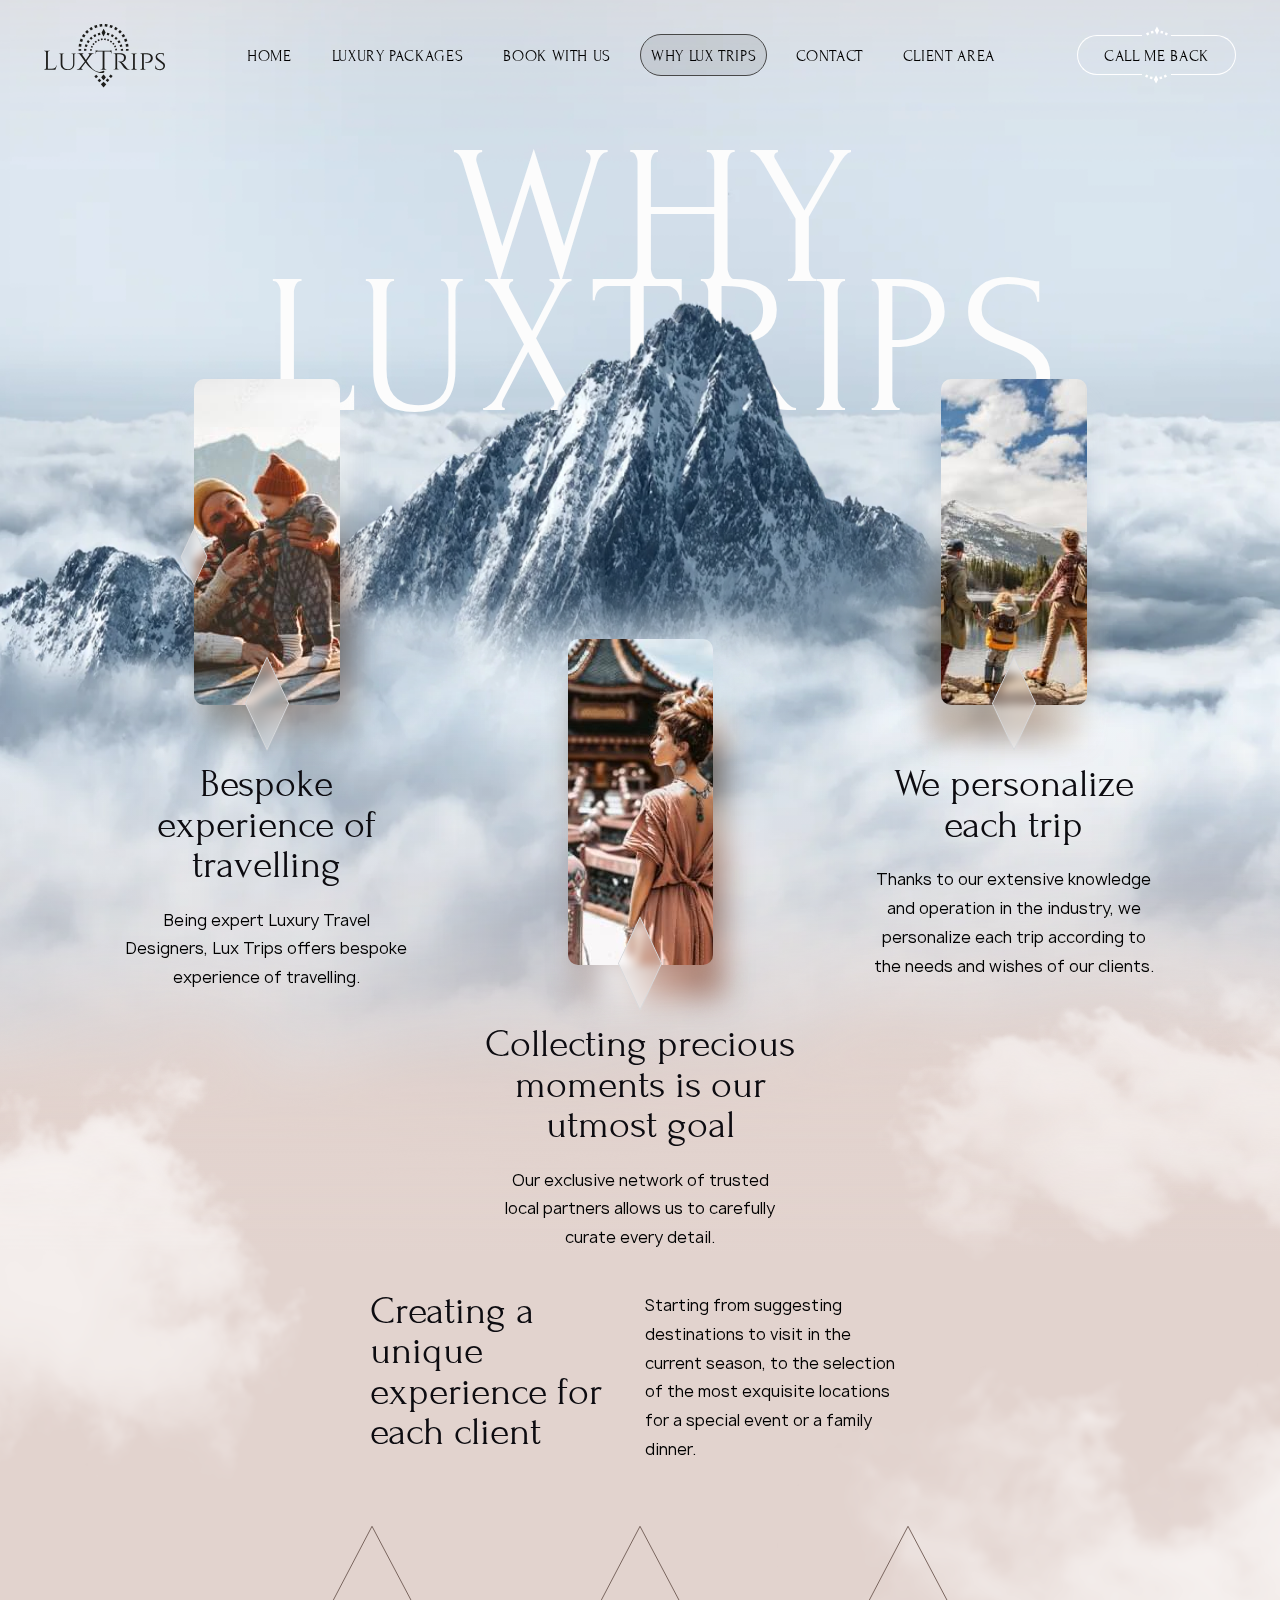
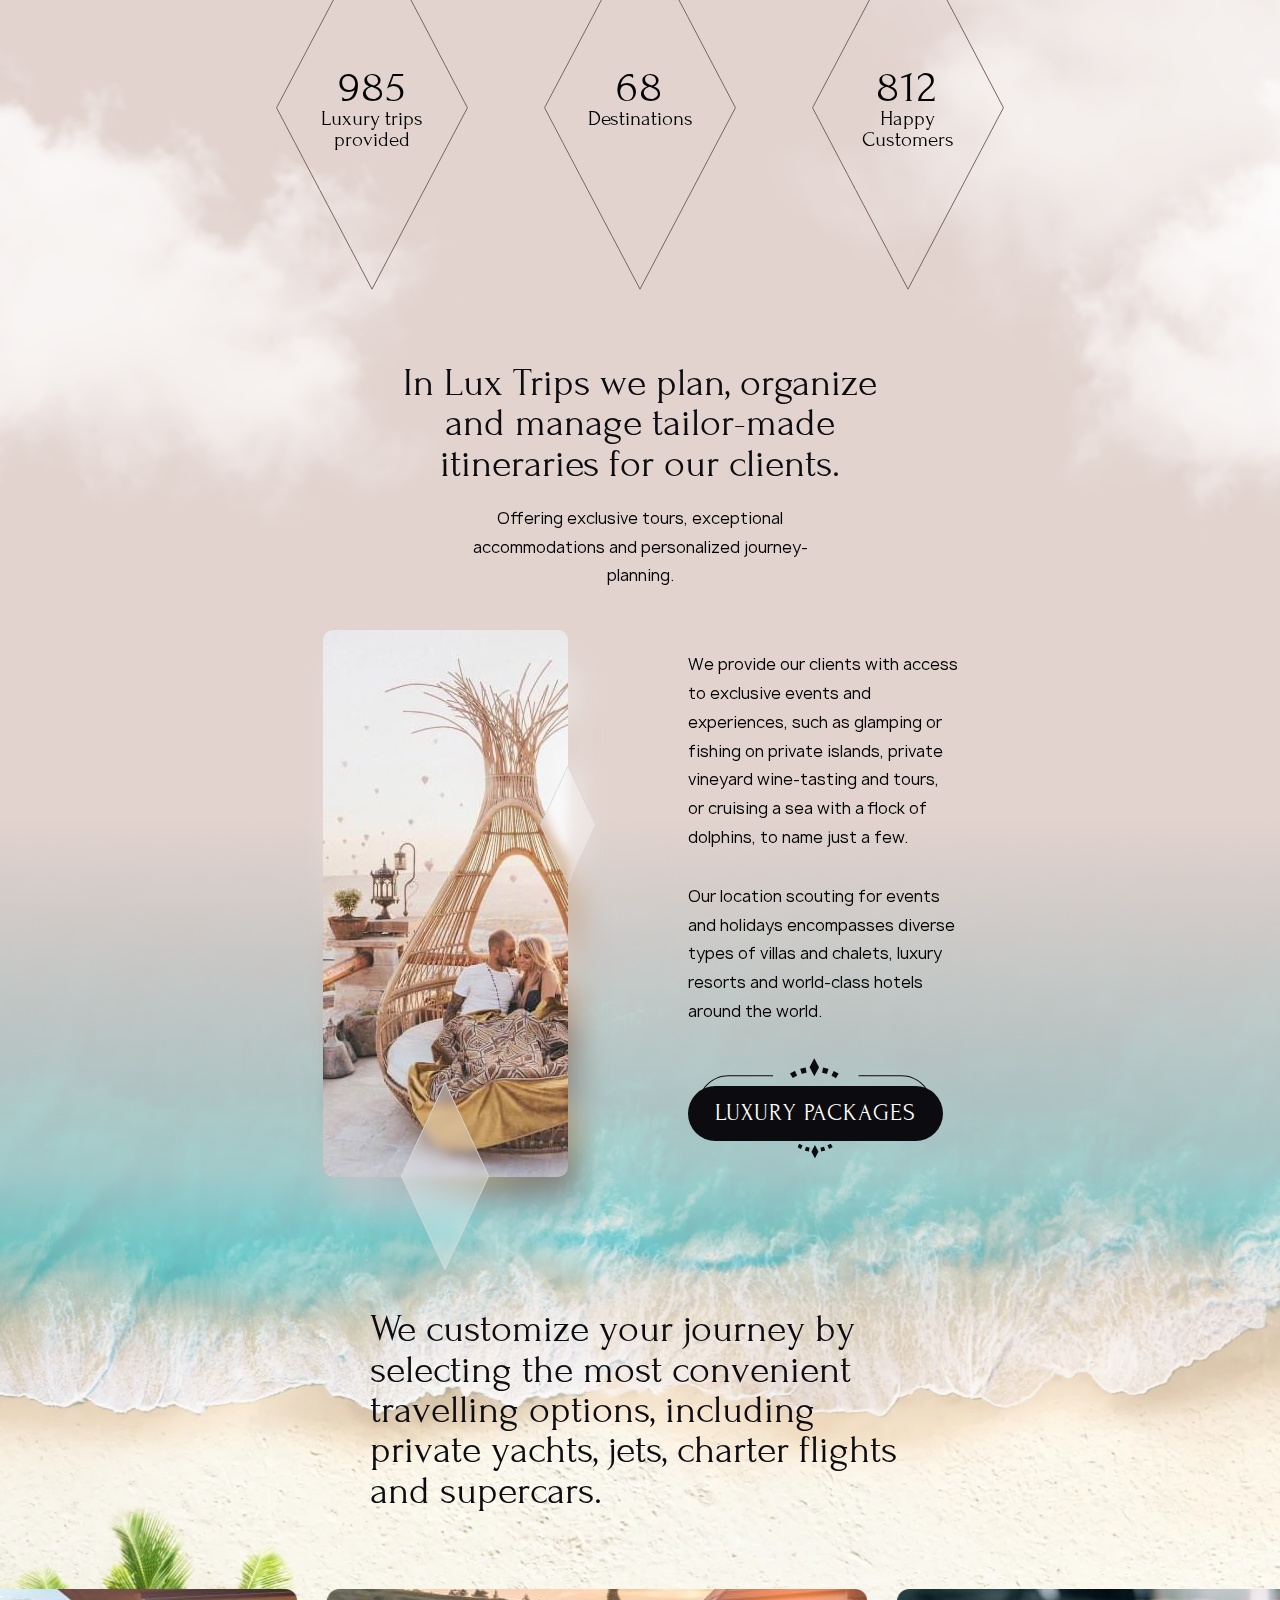
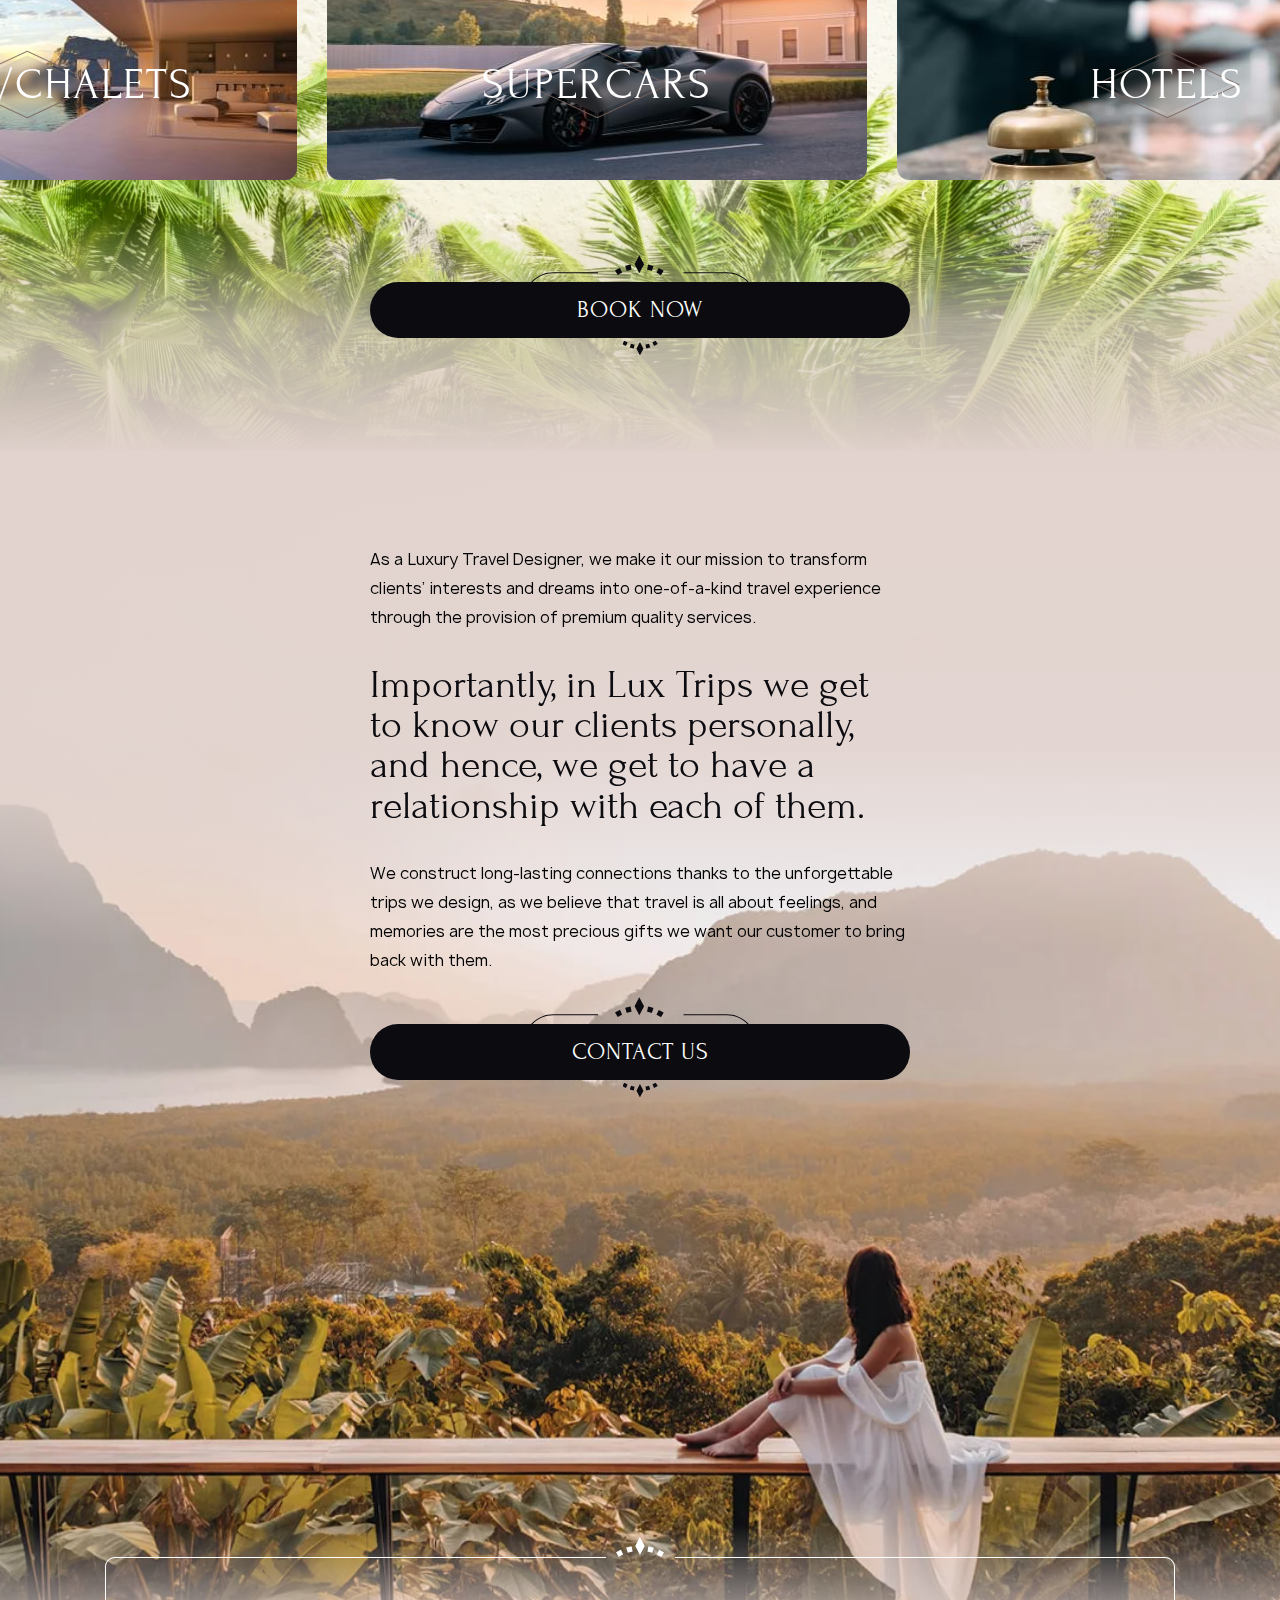
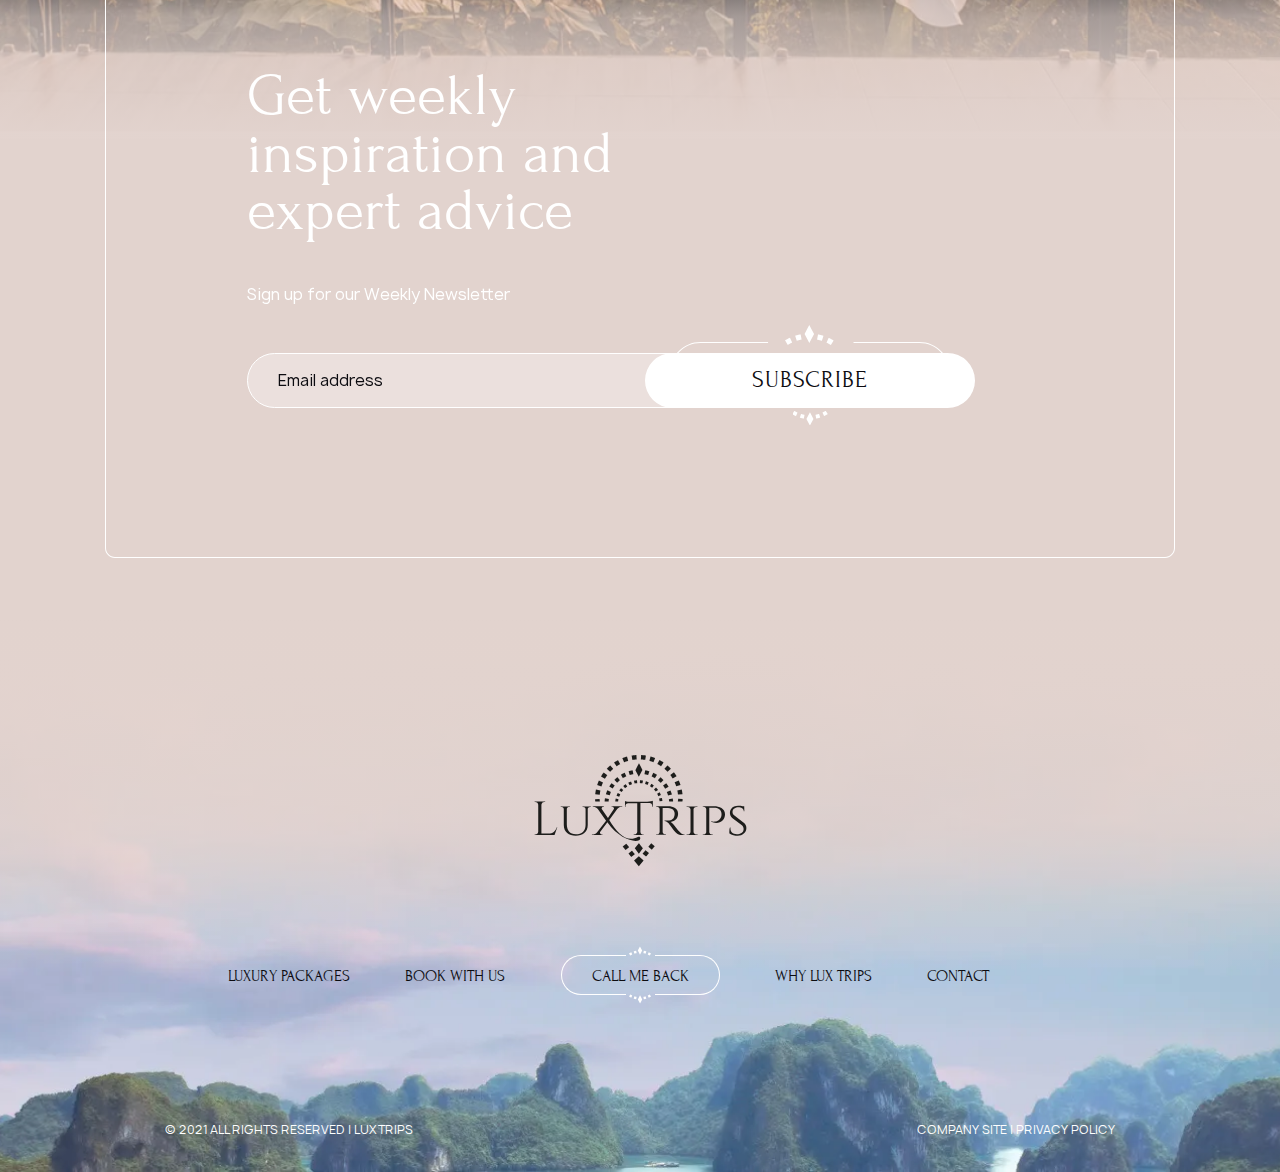
<file: pages/why-lux-trips.html>
<!DOCTYPE html>
<html lang="en">

<head>
    <meta charset="UTF-8">
    <meta http-equiv="X-UA-Compatible" content="IE=edge">
    <meta name="viewport" content="width=device-width, initial-scale=1.0">
    <title>Why Lux Trips</title>
    <link rel="stylesheet" href="../styles/null.css">
    <link rel="stylesheet" href="../styles/header-footer.css">
    <link rel="stylesheet" href="../libs/swiper-bundle.min.css">
    <link rel="stylesheet" href="../styles/why-lux-trips.css">
    <script defer src="../js/header-footer.js"></script>
    <script defer src="../libs/swiper-bundle.min.js"></script>
    <script defer src="../js/why-lux-trips.js"></script>
</head>

<body class="luxtrips-body">
	<header class="header">
		<div class="nav" id="nav">
				<div class="call__btn call__btn-md">Call Me</div>
				<div class="main__logo">
						<a href="../index.html" class="main__logo-link"><img class="main__logo-img" src="../images/header-footer/logo.svg" alt="logo"></a>
				</div>
				<div class="nav__menu" id="nav__menu">
						<ul class="nav__list" id="nav__list">
								<li class="nav__item"><a href="../index.html">Home</a></li>
								<li class="nav__item">
										<a href="./luxury-packages.html">Luxury packages</a>
								</li>
								<li class="nav__item">
										<a href="./book.html">Book with us</a>
								</li>
								<li class="nav__item">
										<a href="./why-lux-trips.html">Why Lux Trips</a>
								</li>
								<li class="nav__item">
										<a href="./contact.html">Contact</a>
								</li>
								<li class="nav__item">
										<a href="./client.html">Client Area</a>
								</li>
						</ul>
				</div>
				<div class="call__btn">
					<svg class="call__btn-top" width="22" height="10" viewBox="0 0 22 10" xmlns="http://www.w3.org/2000/svg">
							<path d="M10.9506 0.416992L9.85895 2.4859L8.80249 4.55481C9.55962 6.00745 10.2287 7.2664 10.977 8.69263L13.1516 4.55481L12.0335 2.4859L10.9506 0.416992Z"/>
									<path d="M21.9114 7.46877L21.8057 7.40714L21.7001 7.33671L21.5856 7.27508L21.48 7.20465L21.3655 7.14302L21.2599 7.0814L21.1542 7.01977L21.0398 6.95814L20.9253 6.89651L20.8197 6.84369L20.7052 6.78206L20.5908 6.72044L20.4851 6.65881L20.3707 6.60599L20.2562 6.54436L20.1418 6.49154L20.0273 6.43871L19.9129 6.38589L19.7984 6.32426L19.7368 6.29785L18.7244 8.50762L18.7684 8.52523L18.874 8.56925L18.9709 8.62207L19.0765 8.6749L19.1734 8.71892L19.2702 8.77174L19.3759 8.82456L19.4727 8.87738L19.5695 8.9214L19.6664 8.97423L19.772 9.03585L19.8689 9.08868L19.9657 9.1415L20.0626 9.19432L20.1594 9.24715L20.2562 9.30877L20.3531 9.3616L20.4499 9.41442L20.5468 9.47605L20.6436 9.53767L20.7316 9.5905L21.9994 7.52159L21.9114 7.46877Z"/>
									<path d="M17.1753 5.31201L17.0521 5.2768L16.9288 5.24158L16.8056 5.19756L16.6823 5.16235L16.559 5.13593L16.427 5.10072L16.3037 5.0655L16.1805 5.03029L16.0572 5.00388L15.9252 4.96866L15.8019 4.93345L15.6787 4.90703L15.5466 4.88062L15.4233 4.85421L15.2913 4.819L15.168 4.79258L15.036 4.77498L14.9127 4.74856L14.8423 4.73096L14.4021 7.1168L14.4549 7.12561L14.5694 7.15202L14.6838 7.16963L14.7895 7.19604L14.9039 7.22245L15.0184 7.24886L15.1328 7.27527L15.2385 7.30169L15.3529 7.31929L15.4674 7.35451L15.573 7.38092L15.6875 7.40733L15.8019 7.44255L15.9076 7.46896L16.0132 7.49537L16.1277 7.53059L16.2333 7.5658L16.3478 7.59221L16.4534 7.62743L16.5679 7.66264L16.6119 7.68025L17.3426 5.36484L17.2986 5.35603L17.1753 5.31201Z"/>
									<path d="M7.1213 4.72218L6.98925 4.74859L6.85719 4.77501L6.73393 4.79261L6.60187 4.81903L6.47862 4.85424L6.34656 4.88065L6.22331 4.90706L6.09125 4.93348L5.968 4.96869L5.84474 5.00391L5.72149 5.03032L5.58943 5.06553L5.46618 5.10075L5.34292 5.13596L5.21967 5.16238L5.09641 5.19759L4.97316 5.24161L4.8411 5.27683L4.72665 5.31204L4.67383 5.32965L5.40455 7.64507L5.43976 7.62746L5.55421 7.59224L5.65986 7.56583L5.76551 7.53062L5.87996 7.4954L5.99441 7.46899L6.10005 7.44258L6.2145 7.40736L6.32015 7.38095L6.4346 7.35454L6.54025 7.31932L6.6547 7.30172L6.76915 7.2753L6.8836 7.24889L6.98925 7.22248L7.1037 7.19607L7.21815 7.16966L7.3326 7.15205L7.44705 7.12564L7.55269 7.10803L7.61432 7.09923L7.17413 4.71338L7.1213 4.72218Z"/>
									<path d="M2.2176 6.27151L2.10315 6.32434L1.9887 6.38596L1.87425 6.43879L1.7598 6.49161L1.64535 6.54443L1.5309 6.60606L1.41645 6.65888L1.302 6.72051L1.19635 6.78214L1.0819 6.84377L0.967449 6.89659L0.861802 6.95822L0.747352 7.01984L0.641706 7.08147L0.527255 7.1431L0.421609 7.20472L0.307159 7.27515L0.201512 7.33678L0.095866 7.40721L-0.000976562 7.46004L1.27558 9.52895L1.35482 9.47612L1.45166 9.41449L1.5397 9.36167L1.63654 9.30885L1.73339 9.24722L1.83023 9.1944L1.93587 9.14157L2.03272 9.08875L2.12956 9.03593L2.2264 8.9743L2.32324 8.92148L2.42009 8.87746L2.52573 8.82464L2.62258 8.77181L2.71942 8.71899L2.82506 8.67497L2.92191 8.62215L3.02755 8.56932L3.1244 8.5253L3.23004 8.48128L3.28287 8.45487L2.27042 6.25391L2.2176 6.27151Z"/>
							</svg>
							<div class="call__btn-crawn">Call Me Back</div>
							<svg class="call__btn-bottom" width="22" height="10" viewBox="0 0 22 10" xmlns="http://www.w3.org/2000/svg">
									<path d="M10.9506 0.416992L9.85895 2.4859L8.80249 4.55481C9.55962 6.00745 10.2287 7.2664 10.977 8.69263L13.1516 4.55481L12.0335 2.4859L10.9506 0.416992Z"/>
									<path d="M21.9114 7.46877L21.8057 7.40714L21.7001 7.33671L21.5856 7.27508L21.48 7.20465L21.3655 7.14302L21.2599 7.0814L21.1542 7.01977L21.0398 6.95814L20.9253 6.89651L20.8197 6.84369L20.7052 6.78206L20.5908 6.72044L20.4851 6.65881L20.3707 6.60599L20.2562 6.54436L20.1418 6.49154L20.0273 6.43871L19.9129 6.38589L19.7984 6.32426L19.7368 6.29785L18.7244 8.50762L18.7684 8.52523L18.874 8.56925L18.9709 8.62207L19.0765 8.6749L19.1734 8.71892L19.2702 8.77174L19.3759 8.82456L19.4727 8.87738L19.5695 8.9214L19.6664 8.97423L19.772 9.03585L19.8689 9.08868L19.9657 9.1415L20.0626 9.19432L20.1594 9.24715L20.2562 9.30877L20.3531 9.3616L20.4499 9.41442L20.5468 9.47605L20.6436 9.53767L20.7316 9.5905L21.9994 7.52159L21.9114 7.46877Z"/>
									<path d="M17.1753 5.31201L17.0521 5.2768L16.9288 5.24158L16.8056 5.19756L16.6823 5.16235L16.559 5.13593L16.427 5.10072L16.3037 5.0655L16.1805 5.03029L16.0572 5.00388L15.9252 4.96866L15.8019 4.93345L15.6787 4.90703L15.5466 4.88062L15.4233 4.85421L15.2913 4.819L15.168 4.79258L15.036 4.77498L14.9127 4.74856L14.8423 4.73096L14.4021 7.1168L14.4549 7.12561L14.5694 7.15202L14.6838 7.16963L14.7895 7.19604L14.9039 7.22245L15.0184 7.24886L15.1328 7.27527L15.2385 7.30169L15.3529 7.31929L15.4674 7.35451L15.573 7.38092L15.6875 7.40733L15.8019 7.44255L15.9076 7.46896L16.0132 7.49537L16.1277 7.53059L16.2333 7.5658L16.3478 7.59221L16.4534 7.62743L16.5679 7.66264L16.6119 7.68025L17.3426 5.36484L17.2986 5.35603L17.1753 5.31201Z"/>
									<path d="M7.1213 4.72218L6.98925 4.74859L6.85719 4.77501L6.73393 4.79261L6.60187 4.81903L6.47862 4.85424L6.34656 4.88065L6.22331 4.90706L6.09125 4.93348L5.968 4.96869L5.84474 5.00391L5.72149 5.03032L5.58943 5.06553L5.46618 5.10075L5.34292 5.13596L5.21967 5.16238L5.09641 5.19759L4.97316 5.24161L4.8411 5.27683L4.72665 5.31204L4.67383 5.32965L5.40455 7.64507L5.43976 7.62746L5.55421 7.59224L5.65986 7.56583L5.76551 7.53062L5.87996 7.4954L5.99441 7.46899L6.10005 7.44258L6.2145 7.40736L6.32015 7.38095L6.4346 7.35454L6.54025 7.31932L6.6547 7.30172L6.76915 7.2753L6.8836 7.24889L6.98925 7.22248L7.1037 7.19607L7.21815 7.16966L7.3326 7.15205L7.44705 7.12564L7.55269 7.10803L7.61432 7.09923L7.17413 4.71338L7.1213 4.72218Z"/>
									<path d="M2.2176 6.27151L2.10315 6.32434L1.9887 6.38596L1.87425 6.43879L1.7598 6.49161L1.64535 6.54443L1.5309 6.60606L1.41645 6.65888L1.302 6.72051L1.19635 6.78214L1.0819 6.84377L0.967449 6.89659L0.861802 6.95822L0.747352 7.01984L0.641706 7.08147L0.527255 7.1431L0.421609 7.20472L0.307159 7.27515L0.201512 7.33678L0.095866 7.40721L-0.000976562 7.46004L1.27558 9.52895L1.35482 9.47612L1.45166 9.41449L1.5397 9.36167L1.63654 9.30885L1.73339 9.24722L1.83023 9.1944L1.93587 9.14157L2.03272 9.08875L2.12956 9.03593L2.2264 8.9743L2.32324 8.92148L2.42009 8.87746L2.52573 8.82464L2.62258 8.77181L2.71942 8.71899L2.82506 8.67497L2.92191 8.62215L3.02755 8.56932L3.1244 8.5253L3.23004 8.48128L3.28287 8.45487L2.27042 6.25391L2.2176 6.27151Z"/>
							</svg>
					</div>
					<div class="nav__burger" id="nav__burger">
							<div class="nav__burger-btn"></div>
					</div>
			</div>
	</header>
    <main class="why__lux">
        <section class="luxtrips-preview">
                <div class="luxtrips-preview-bg">
                    <div class="luxtrips-container luxtrips-preview__container">
                        <h1 class="title-main luxtrips-preview__title">Why<br> LuxTrips</h1>
    
                        <ul class="luxtrips-preview-cards">
                            <li class="luxtrips-preview-card">
                                <div class="luxtrips-preview-card__picture luxtrips-preview-card__picture-left">
                                    <div class="luxtrips-preview-card__image-block luxtrips-preview-card__image-block-left">
                                        <div class="luxtrips-preview-card__image-wrapper">
                                            <picture class="preview-card__image preview-card__image-left">
                                                <source class="preview-card__img" media="(min-width: 769px)"
                                                    srcset="../images/main-page/why01.jpg" alt="child"
                                                    loading="lazy" width="145" height="324">
                                                <img class="preview-card__img"
                                                    src="../images/main-page/why01.jpg" alt="child"
                                                    loading="lazy" width="83" height="187">
                                            </picture>
                                        </div>
                                        <picture class="preview-card__image preview-card__image-left">
                                            <source class="preview-card__img preview-card__img-blur"
                                                media="(min-width: 769px)"
                                                srcset="../images/main-page/why01.jpg" alt="child"
                                                loading="lazy" width="145" height="324">
                                            <img class="preview-card__img preview-card__img-blur"
                                                src="../images/main-page/why01.jpg" alt="child"
                                                loading="lazy" width="83" height="187">
                                        </picture>
                                    </div>
                                </div>
    
                                <div class="luxtrips-preview-card__content">
                                    <h2 class="title preview-card__title">Bespoke experience of travelling</h2>
                                    <p class="preview-card__text">Being expert Luxury Travel Designers, Lux Trips offers
                                        bespoke experience of travelling.</p>
                                </div>
                            </li>
    
                            <li class="luxtrips-preview-card preview-card-center">
                                <div class="luxtrips-preview-card__picture">
                                    <div class="luxtrips-preview-card__image-block">
                                        <div class="luxtrips-preview-card__image-wrapper">
                                            <picture class="preview-card__image preview-card__image-center">
                                                <img class="preview-card__img"
                                                    src="../images/main-page/why02.jpg" alt="girl in asia"
                                                    loading="lazy" width="144" height="323">
                                            </picture>
                                        </div>
                                        <picture class="preview-card__image preview-card__image-center">
                                            <img class="preview-card__img preview-card__img-blur"
                                                src="../images/main-page/why02.jpg" alt="girl in asia"
                                                loading="lazy" width="144" height="323">
                                        </picture>
                                    </div>
                                </div>
    
                                <div class="luxtrips-preview-card__content">
                                    <h2 class="title preview-card__title preview-card__title-center">Collecting precious
                                        moments is our utmost goal</h2>
                                    <p class="preview-card__text preview-card__text-center">Our exclusive network of trusted
                                        local partners allows us to carefully curate every detail.</p>
                                </div>
                            </li>
    
                            <li class="luxtrips-preview-card">
                                <div class="luxtrips-preview-card__picture luxtrips-preview-card__picture-right">
                                    <div
                                        class="luxtrips-preview-card__image-block luxtrips-preview-card__image-block-right">
                                        <div class="luxtrips-preview-card__image-wrapper">
                                            <picture class="preview-card__image preview-card__image-right">
                                                <source class="preview-card__img" media="(min-width: 769px)"
                                                    srcset="../images/main-page/why03.jpg"
                                                    alt="family on a mountain lake" loading="lazy" width="144" height="323">
                                                <img class="preview-card__img"
                                                    src="../images/main-page/why03.jpg"
                                                    alt="family on a mountain lake" loading="lazy" width="83" height="186">
                                            </picture>
                                        </div>
                                        <picture class="preview-card__image preview-card__image-right">
                                            <source
                                                class="preview-card__img preview-card__img-blur preview-card__img-blur-right"
                                                media="(min-width: 769px)"
                                                srcset="../images/main-page/why03.jpg"
                                                alt="family on a mountain lake" loading="lazy" width="144" height="323">
                                            <img class="preview-card__img preview-card__img-blur preview-card__img-blur-right"
                                                src="../images/main-page/why03.jpg"
                                                alt="family on a mountain lake" loading="lazy" width="83" height="186">
                                        </picture>
                                    </div>
                                </div>
    
                                <div class="luxtrips-preview-card__content">
                                    <h2 class="title preview-card__title">We personalize each trip</h2>
                                    <p class="preview-card__text">Thanks to our extensive knowledge and operation in the
                                        industry, we personalize each trip according to the needs and wishes of our clients.
                                    </p>
                                </div>
                            </li>
                        </ul>
    
                        <ul class="luxtrips-preview-cards-mobile">
                            <li class="luxtrips-preview-card-mobile">
                                <div class="luxtrips-preview-card__content-mobile">
                                    <h2 class="title preview-card__title preview-card__title-center">Collecting precious
                                        moments is our utmost goal</h2>
                                    <p class="preview-card__text preview-card__text-center">Our exclusive network of trusted
                                        local partners allows us to carefully curate every detail.</p>
                                </div>
                            </li>
    
                            <li class="luxtrips-preview-card-mobile preview-card-mobile-center">
                                <div class="luxtrips-preview-card__content-mobile">
                                    <h2 class="title preview-card__title">Bespoke experience of travelling</h2>
                                    <p class="preview-card__text">Being expert Luxury Travel Designers, Lux Trips offers
                                        bespoke experience of travelling.</p>
                                </div>
                            </li>
    
                            <li class="luxtrips-preview-card-mobile">
                                <div class="luxtrips-preview-card__content-mobile">
                                    <h2 class="title preview-card__title">We personalize each trip</h2>
                                    <p class="preview-card__text">Thanks to our extensive knowledge and operation in the
                                        industry, we personalize each trip according to the needs and wishes of our clients.
                                    </p>
                                </div>
                            </li>
                        </ul>
                    </div>
               
            </div>
        </section>

        <section class="experience">
            <div class="luxtrips-container experience__container">
                <div class="experience-box">
                    <div class="experience-box__info">
                        <h2 class="title experience__title">Creating a unique experience for each client</h2>
                        <p class="experience__text">
                            Starting from suggesting destinations to visit in the current season, to the selection
                            of the most exquisite locations for a special event or a family dinner.
                        </p>
                    </div>

                    <ul class="experience-box__statistics">
                        <li class="statistics-block statistics-block-left">
                            <dl class="statistics-block__item">
                                <dt>985</dt>
                                <dd>Luxury trips<br> provided</dd>
                            </dl>
                        </li>

                        <li class="statistics-block statistics-block-center">
                            <dl class="statistics-block__item">
                                <dt>68</dt>
                                <dd>Destinations</dd>
                            </dl>
                        </li>

                        <li class="statistics-block statistics-block-right">
                            <dl class="statistics-block__item">
                                <dt>812</dt>
                                <dd>Happy<br> Customers</dd>
                            </dl>
                        </li>
                    </ul>
                </div>
            </div>
        </section>

        <section class="offers">
            <div class="luxtrips-container offers__container">
                <h2 class="title offers__title">In Lux Trips we plan, organize and manage tailor-made itineraries
                    for our clients.</h2>
                <p class="offers__text">
                    Offering exclusive tours, exceptional accommodations and personalized journey-planning.
                </p>

                <div class="offers-box__wrapper">
                    <div class="offers-box">
                        <div class="offers-box__item-left">
                            <div class="offers-box__image-block">
                                <div class="offers-box__image-wrapper">
                                    <picture class="offers-box__image">
                                        <source media="(min-width: 481px)"
                                            srcset="../images/main-page/why04.jpg"
                                            alt="picture of boy and girl" loading="lazy" width="244" height="546">
                                        <img src="../images/main-page/why04.jpg"
                                            alt="picture of boy and girl" loading="lazy" width="154" height="370">
                                    </picture>
                                </div>
                                <picture class="offers-box__image">
                                    <source class="offers-box__image-blur" media="(min-width: 481px)"
                                        srcset="../images/main-page/why04.jpg"
                                        alt="picture of boy and girl" loading="lazy" width="244" height="546">
                                    <img class="offers-box__image-blur"
                                        src="../images/main-page/why04.jpg"
                                        alt="picture of boy and girl" loading="lazy" width="154" height="370">
                                </picture>
                            </div>
                        </div>

                        <div class="offers-box__content">
                            <p class="offers-box__text">
                                We provide our clients with access to exclusive events and experiences, such as
                                glamping or fishing on private islands, private vineyard wine-tasting and tours, or
                                cruising a sea with a flock of dolphins, to name just a few.
                            </p>
                            <p class="offers-box__text">
                                Our location scouting for events and holidays encompasses diverse types of villas
                                and chalets, luxury resorts and world-class hotels around the world.
                            </p>

                            <a href="./luxury-packages.html" class="luxtrips-btn offers__btn">Luxury packages</a>
                        </div>
                    </div>
                </div>
            </div>
        </section>

        <section class="luxtrips-book">
            <div class="luxtrips-container luxtrips-book__container">
                <h2 class="title luxtrips-book__title">
                    We customize your journey by selecting the most convenient travelling options, including private
                    yachts, jets, charter flights and supercars.
                </h2>
            </div>

            <div class="luxtrips-book-slider swiper">
                <ul class="luxtrips-book-slider__wrapper swiper-wrapper">
                    <li class="luxtrips-book-slide slide-supercars swiper-slide">
                        <a class="luxtrips-book-slide__link" href="./forms-car.html">
                            <p class="luxtrips-book-slide__title">Supercars</p>
                        </a>
                    </li>
                    <li class="luxtrips-book-slide slide-hotels swiper-slide">
                        <a class="luxtrips-book-slide__link" href="./forms-hotel.html">
                            <p class="luxtrips-book-slide__title">Hotels</p>
                        </a>
                    </li>
                    <li class="luxtrips-book-slide slide-yachts swiper-slide">
                        <a class="luxtrips-book-slide__link" href="./forms-yachts.html">
                            <p class="luxtrips-book-slide__title">Yachts/Boats</p>
                        </a>                        
                    </li>
                    <li class="luxtrips-book-slide slide-helicopter swiper-slide">
                        <a class="luxtrips-book-slide__link" href="./forms-helicopter.html">
                            <p class="luxtrips-book-slide__title">Private Helicopter</p>
                        </a>                        
                    </li>
                    <li class="luxtrips-book-slide slide-jet swiper-slide">
                        <a class="luxtrips-book-slide__link" href="./forms-jet.html">
                            <p class="luxtrips-book-slide__title">Private Jet</p>
                        </a>                       
                    </li>
                    <li class="luxtrips-book-slide slide-villas swiper-slide">
                        <a class="luxtrips-book-slide__link" href="./forms-villa.html">
                            <p class="luxtrips-book-slide__title">Villas/Chalets</p>
                        </a>                        
                    </li>
                </ul>
            </div>

            <div class="slider__pagination swiper-pagination"></div>

            <div class="luxtrips-container luxtrips-book__container">
                <a href="./book.html" class="luxtrips-btn luxtrips-book__btn">Book now</a>
            </div>
        </section>

        <section class="luxtrips-mission">
            <div class="luxtrips-container mission__container">
                <div class="mission__content">
                    <p class="mission__text">
                        As a Luxury Travel Designer, we make it our mission to transform clients’ interests and
                        dreams into one-of-a-kind travel experience through the provision of premium quality
                        services.
                    </p>
                    <h2 class="title mission__title">
                        Importantly, in Lux Trips we get to know our clients personally, and hence, we get to have a
                        relationship with each of them.
                    </h2>
                    <p class="mission__text">
                        We construct long-lasting connections thanks to the unforgettable trips we design, as we
                        believe that travel is all about feelings, and memories are the most precious gifts we want
                        our customer to bring back with them.
                    </p>
                    <a href="./contact.html" class="luxtrips-btn luxtrips-book__btn">Contact us</a>
                </div>
            </div>
        </section>

        <div class="subscription">
            <div class="luxtrips-container subscription__container">
                <div class="subscription__box">
                    <div class="subscription__bg">
                        <div class="subscription__bg-wrapper">
                            <picture class="subscription__bg-image">
                                <source media="(min-width: 376px)"
                                    srcset="../images/main-page/form-img.webp"
                                    alt="beach on the island" loading="lazy" width="1110" height="563">
                                <img src="../images/main-page/form-img.webp"
                                    alt="beach on the island" loading="lazy" width="344" height="565">
                            </picture>
                        </div>
                        <picture class="subscription__bg-image">
                            <source class="subscription__bg-blur" media="(min-width: 376px)"
                                srcset="../images/main-page/form-img.webp"
                                alt="beach on the island" loading="lazy" width="1110" height="563">
                            <img class="subscription__bg-blur"
                                src="../images/main-page/form-img.webp"
                                alt="beach on the island" loading="lazy" width="344" height="565">
                        </picture>
                    </div>

                    <div class="subscription__content">
                        <div class="subscription__info">
                            <div class="subscription__title">Get weekly inspiration and expert advice</div>
                            <p class="subscription__text">Sign up for our Weekly Newsletter</p>
                        </div>

                        <form action="#" class="subscription-form">
                            <div class="form-group">
                                <label class="visualy-hidden" for="email">Email address</label>
                                <input class="form-control" id="email" type="email" name="email"
                                    placeholder="Email address" required>
                            </div>

                            <div class="form-submit">
                                <button class="luxtrips-btn form-submit__btn" type="submit">Subscribe</button>
                            </div>
                        </form>
                    </div>
                </div>
            </div>
        </div>
    </main>
	<footer class="footer">
		<div class="footer__wrapper">
			<div class="footer__top">
				<div class="main__logo">
						<a href="../index.html" class="main__logo-link"><img class="main__logo-footer" src="../images/header-footer/logo.svg" alt="logo"></a>
				</div>
				</div>
				<div class="footer__middle">
					<ul class="footer__middle-list footer__middle-first">
						<li class="footer__middle-item"><a href="luxury-packages.html">Luxury packages</a></li>
						<li class="footer__middle-item"><a href="book.html">Book with us</a></li>
					</ul>
					<div class="call__btn call__btn-footer">
					<svg class="call__btn-top" width="22" height="10" viewBox="0 0 22 10" xmlns="http://www.w3.org/2000/svg">
							<path d="M10.9506 0.416992L9.85895 2.4859L8.80249 4.55481C9.55962 6.00745 10.2287 7.2664 10.977 8.69263L13.1516 4.55481L12.0335 2.4859L10.9506 0.416992Z"/>
										<path d="M21.9114 7.46877L21.8057 7.40714L21.7001 7.33671L21.5856 7.27508L21.48 7.20465L21.3655 7.14302L21.2599 7.0814L21.1542 7.01977L21.0398 6.95814L20.9253 6.89651L20.8197 6.84369L20.7052 6.78206L20.5908 6.72044L20.4851 6.65881L20.3707 6.60599L20.2562 6.54436L20.1418 6.49154L20.0273 6.43871L19.9129 6.38589L19.7984 6.32426L19.7368 6.29785L18.7244 8.50762L18.7684 8.52523L18.874 8.56925L18.9709 8.62207L19.0765 8.6749L19.1734 8.71892L19.2702 8.77174L19.3759 8.82456L19.4727 8.87738L19.5695 8.9214L19.6664 8.97423L19.772 9.03585L19.8689 9.08868L19.9657 9.1415L20.0626 9.19432L20.1594 9.24715L20.2562 9.30877L20.3531 9.3616L20.4499 9.41442L20.5468 9.47605L20.6436 9.53767L20.7316 9.5905L21.9994 7.52159L21.9114 7.46877Z"/>
										<path d="M17.1753 5.31201L17.0521 5.2768L16.9288 5.24158L16.8056 5.19756L16.6823 5.16235L16.559 5.13593L16.427 5.10072L16.3037 5.0655L16.1805 5.03029L16.0572 5.00388L15.9252 4.96866L15.8019 4.93345L15.6787 4.90703L15.5466 4.88062L15.4233 4.85421L15.2913 4.819L15.168 4.79258L15.036 4.77498L14.9127 4.74856L14.8423 4.73096L14.4021 7.1168L14.4549 7.12561L14.5694 7.15202L14.6838 7.16963L14.7895 7.19604L14.9039 7.22245L15.0184 7.24886L15.1328 7.27527L15.2385 7.30169L15.3529 7.31929L15.4674 7.35451L15.573 7.38092L15.6875 7.40733L15.8019 7.44255L15.9076 7.46896L16.0132 7.49537L16.1277 7.53059L16.2333 7.5658L16.3478 7.59221L16.4534 7.62743L16.5679 7.66264L16.6119 7.68025L17.3426 5.36484L17.2986 5.35603L17.1753 5.31201Z"/>
										<path d="M7.1213 4.72218L6.98925 4.74859L6.85719 4.77501L6.73393 4.79261L6.60187 4.81903L6.47862 4.85424L6.34656 4.88065L6.22331 4.90706L6.09125 4.93348L5.968 4.96869L5.84474 5.00391L5.72149 5.03032L5.58943 5.06553L5.46618 5.10075L5.34292 5.13596L5.21967 5.16238L5.09641 5.19759L4.97316 5.24161L4.8411 5.27683L4.72665 5.31204L4.67383 5.32965L5.40455 7.64507L5.43976 7.62746L5.55421 7.59224L5.65986 7.56583L5.76551 7.53062L5.87996 7.4954L5.99441 7.46899L6.10005 7.44258L6.2145 7.40736L6.32015 7.38095L6.4346 7.35454L6.54025 7.31932L6.6547 7.30172L6.76915 7.2753L6.8836 7.24889L6.98925 7.22248L7.1037 7.19607L7.21815 7.16966L7.3326 7.15205L7.44705 7.12564L7.55269 7.10803L7.61432 7.09923L7.17413 4.71338L7.1213 4.72218Z"/>
										<path d="M2.2176 6.27151L2.10315 6.32434L1.9887 6.38596L1.87425 6.43879L1.7598 6.49161L1.64535 6.54443L1.5309 6.60606L1.41645 6.65888L1.302 6.72051L1.19635 6.78214L1.0819 6.84377L0.967449 6.89659L0.861802 6.95822L0.747352 7.01984L0.641706 7.08147L0.527255 7.1431L0.421609 7.20472L0.307159 7.27515L0.201512 7.33678L0.095866 7.40721L-0.000976562 7.46004L1.27558 9.52895L1.35482 9.47612L1.45166 9.41449L1.5397 9.36167L1.63654 9.30885L1.73339 9.24722L1.83023 9.1944L1.93587 9.14157L2.03272 9.08875L2.12956 9.03593L2.2264 8.9743L2.32324 8.92148L2.42009 8.87746L2.52573 8.82464L2.62258 8.77181L2.71942 8.71899L2.82506 8.67497L2.92191 8.62215L3.02755 8.56932L3.1244 8.5253L3.23004 8.48128L3.28287 8.45487L2.27042 6.25391L2.2176 6.27151Z"/>
									</svg>
									<div class="call__btn-crawn">Call Me Back</div>
									<svg class="call__btn-bottom" width="22" height="10" viewBox="0 0 22 10" xmlns="http://www.w3.org/2000/svg">
									<path d="M10.9506 0.416992L9.85895 2.4859L8.80249 4.55481C9.55962 6.00745 10.2287 7.2664 10.977 8.69263L13.1516 4.55481L12.0335 2.4859L10.9506 0.416992Z"/>
									<path d="M21.9114 7.46877L21.8057 7.40714L21.7001 7.33671L21.5856 7.27508L21.48 7.20465L21.3655 7.14302L21.2599 7.0814L21.1542 7.01977L21.0398 6.95814L20.9253 6.89651L20.8197 6.84369L20.7052 6.78206L20.5908 6.72044L20.4851 6.65881L20.3707 6.60599L20.2562 6.54436L20.1418 6.49154L20.0273 6.43871L19.9129 6.38589L19.7984 6.32426L19.7368 6.29785L18.7244 8.50762L18.7684 8.52523L18.874 8.56925L18.9709 8.62207L19.0765 8.6749L19.1734 8.71892L19.2702 8.77174L19.3759 8.82456L19.4727 8.87738L19.5695 8.9214L19.6664 8.97423L19.772 9.03585L19.8689 9.08868L19.9657 9.1415L20.0626 9.19432L20.1594 9.24715L20.2562 9.30877L20.3531 9.3616L20.4499 9.41442L20.5468 9.47605L20.6436 9.53767L20.7316 9.5905L21.9994 7.52159L21.9114 7.46877Z"/>
									<path d="M17.1753 5.31201L17.0521 5.2768L16.9288 5.24158L16.8056 5.19756L16.6823 5.16235L16.559 5.13593L16.427 5.10072L16.3037 5.0655L16.1805 5.03029L16.0572 5.00388L15.9252 4.96866L15.8019 4.93345L15.6787 4.90703L15.5466 4.88062L15.4233 4.85421L15.2913 4.819L15.168 4.79258L15.036 4.77498L14.9127 4.74856L14.8423 4.73096L14.4021 7.1168L14.4549 7.12561L14.5694 7.15202L14.6838 7.16963L14.7895 7.19604L14.9039 7.22245L15.0184 7.24886L15.1328 7.27527L15.2385 7.30169L15.3529 7.31929L15.4674 7.35451L15.573 7.38092L15.6875 7.40733L15.8019 7.44255L15.9076 7.46896L16.0132 7.49537L16.1277 7.53059L16.2333 7.5658L16.3478 7.59221L16.4534 7.62743L16.5679 7.66264L16.6119 7.68025L17.3426 5.36484L17.2986 5.35603L17.1753 5.31201Z"/>
									<path d="M7.1213 4.72218L6.98925 4.74859L6.85719 4.77501L6.73393 4.79261L6.60187 4.81903L6.47862 4.85424L6.34656 4.88065L6.22331 4.90706L6.09125 4.93348L5.968 4.96869L5.84474 5.00391L5.72149 5.03032L5.58943 5.06553L5.46618 5.10075L5.34292 5.13596L5.21967 5.16238L5.09641 5.19759L4.97316 5.24161L4.8411 5.27683L4.72665 5.31204L4.67383 5.32965L5.40455 7.64507L5.43976 7.62746L5.55421 7.59224L5.65986 7.56583L5.76551 7.53062L5.87996 7.4954L5.99441 7.46899L6.10005 7.44258L6.2145 7.40736L6.32015 7.38095L6.4346 7.35454L6.54025 7.31932L6.6547 7.30172L6.76915 7.2753L6.8836 7.24889L6.98925 7.22248L7.1037 7.19607L7.21815 7.16966L7.3326 7.15205L7.44705 7.12564L7.55269 7.10803L7.61432 7.09923L7.17413 4.71338L7.1213 4.72218Z"/>
									<path d="M2.2176 6.27151L2.10315 6.32434L1.9887 6.38596L1.87425 6.43879L1.7598 6.49161L1.64535 6.54443L1.5309 6.60606L1.41645 6.65888L1.302 6.72051L1.19635 6.78214L1.0819 6.84377L0.967449 6.89659L0.861802 6.95822L0.747352 7.01984L0.641706 7.08147L0.527255 7.1431L0.421609 7.20472L0.307159 7.27515L0.201512 7.33678L0.095866 7.40721L-0.000976562 7.46004L1.27558 9.52895L1.35482 9.47612L1.45166 9.41449L1.5397 9.36167L1.63654 9.30885L1.73339 9.24722L1.83023 9.1944L1.93587 9.14157L2.03272 9.08875L2.12956 9.03593L2.2264 8.9743L2.32324 8.92148L2.42009 8.87746L2.52573 8.82464L2.62258 8.77181L2.71942 8.71899L2.82506 8.67497L2.92191 8.62215L3.02755 8.56932L3.1244 8.5253L3.23004 8.48128L3.28287 8.45487L2.27042 6.25391L2.2176 6.27151Z"/>
							</svg>
					</div>
					<ul class="footer__middle-list footer__middle-second">
							<li class="footer__middle-item"><a href="why-lux-trips.html">Why Lux Trips</a></li>
							<li class="footer__middle-item"><a href="contact.html">Contact</a></li>
					</ul>
			</div>
			<div class="footer__bottom">
					<div class="footer__rights">© 2021 All Rights Reserved | Luxtrips</div>
					<div class="footer__rights">Company Site | Privacy Policy</div>
			</div>
			</div>
	</footer>
	<div class="modal" id="modal">
			<div class="modal__frame" id="modal__frame"></div>
			<div class="modal__menu" id="modal__menu">
					<div class="modal__close" id="modal__close"></div>
					<div class="modal__title">Contact</div>
					<form action="#" class="modal__form">
							<input type="text" placeholder="Name" class="modal__text">
							<input type="tel" placeholder="Phone" class="modal__tel">
							<input type="submit" value="Call me back" class="modal__btn" id="modal__btn">
					</form>
			</div>
	</div>    
</body>

</html>
</file>
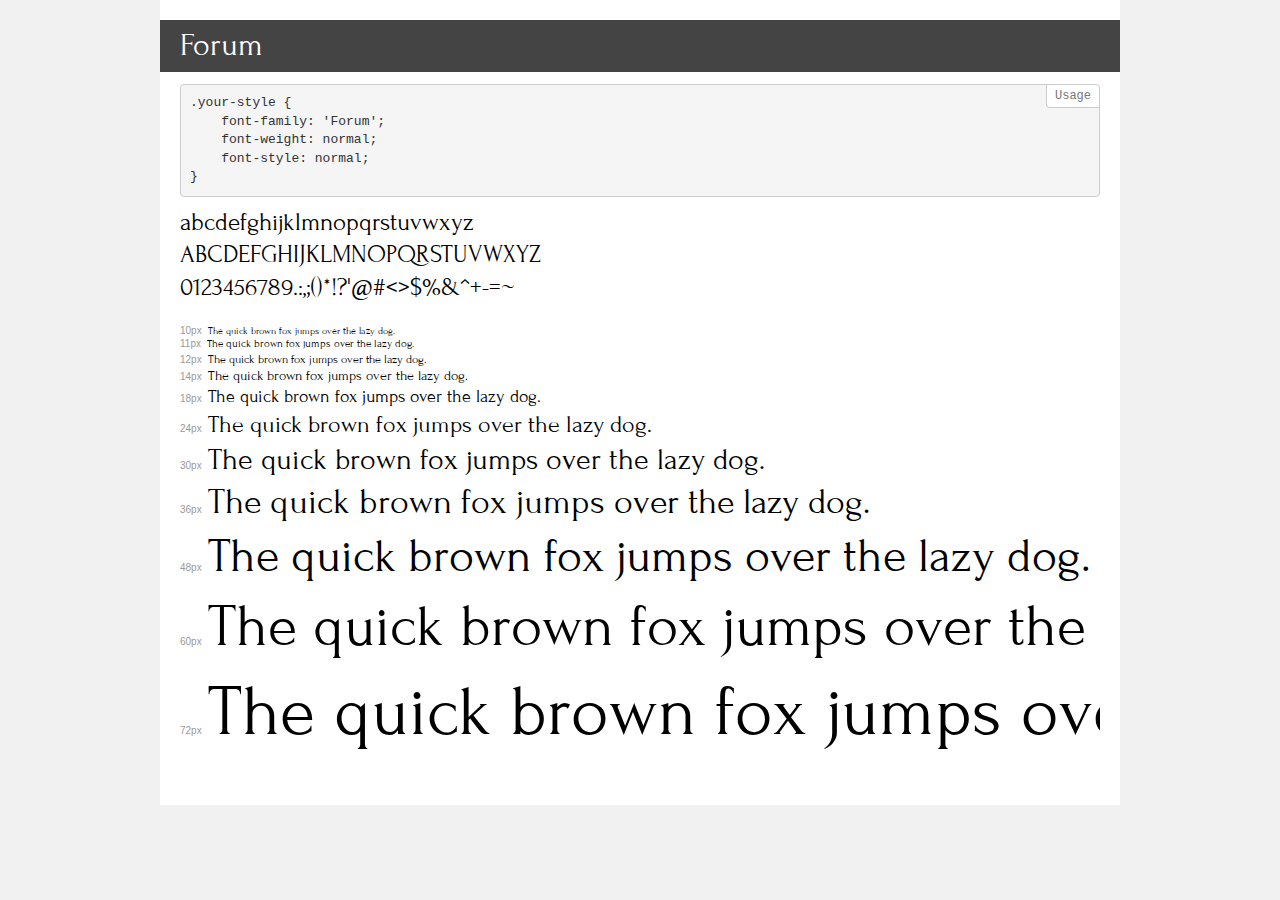
<file: fonts/forum/demo.html>
<!DOCTYPE html>
<html>
<head>
    <meta charset="utf-8">
    <meta http-equiv="X-UA-Compatible" content="IE=edge">
    <meta name="viewport" content="width=device-width, initial-scale=1">
    <meta name="robots" content="noindex, noarchive">
    <meta name="format-detection" content="telephone=no">
    <title>Transfonter demo</title>
    <link href="stylesheet.css" rel="stylesheet">
    <style>
        /*
        http://meyerweb.com/eric/tools/css/reset/
        v2.0 | 20110126
        License: none (public domain)
        */
        html, body, div, span, applet, object, iframe,
        h1, h2, h3, h4, h5, h6, p, blockquote, pre,
        a, abbr, acronym, address, big, cite, code,
        del, dfn, em, img, ins, kbd, q, s, samp,
        small, strike, strong, sub, sup, tt, var,
        b, u, i, center,
        dl, dt, dd, ol, ul, li,
        fieldset, form, label, legend,
        table, caption, tbody, tfoot, thead, tr, th, td,
        article, aside, canvas, details, embed,
        figure, figcaption, footer, header, hgroup,
        menu, nav, output, ruby, section, summary,
        time, mark, audio, video {
            margin: 0;
            padding: 0;
            border: 0;
            font-size: 100%;
            font: inherit;
            vertical-align: baseline;
        }
        /* HTML5 display-role reset for older browsers */
        article, aside, details, figcaption, figure,
        footer, header, hgroup, menu, nav, section {
            display: block;
        }
        body {
            line-height: 1;
        }
        ol, ul {
            list-style: none;
        }
        blockquote, q {
            quotes: none;
        }
        blockquote:before, blockquote:after,
        q:before, q:after {
            content: '';
            content: none;
        }
        table {
            border-collapse: collapse;
            border-spacing: 0;
        }
        /* common styles */
        body {
            background: #f1f1f1;
            color: #000;
        }
        .page {
            background: #fff;
            width: 920px;
            margin: 0 auto;
            padding: 20px 20px 0 20px;
            overflow: hidden;
        }
        .font-container {
            overflow-x: auto;
            overflow-y: hidden;
            margin-bottom: 40px;
            line-height: 1.3;
            white-space: nowrap;
            padding-bottom: 5px;
        }
        h1 {
            position: relative;
            background: #444;
            font-size: 32px;
            color: #fff;
            padding: 10px 20px;
            margin: 0 -20px 12px -20px;
        }
        .letters {
            font-size: 25px;
            margin-bottom: 20px;
        }
        .s10:before {
            content: '10px';
        }
        .s11:before {
            content: '11px';
        }
        .s12:before {
            content: '12px';
        }
        .s14:before {
            content: '14px';
        }
        .s18:before {
            content: '18px';
        }
        .s24:before {
            content: '24px';
        }
        .s30:before {
            content: '30px';
        }
        .s36:before {
            content: '36px';
        }
        .s48:before {
            content: '48px';
        }
        .s60:before {
            content: '60px';
        }
        .s72:before {
            content: '72px';
        }
        .s10:before, .s11:before, .s12:before, .s14:before,
        .s18:before, .s24:before, .s30:before, .s36:before,
        .s48:before, .s60:before, .s72:before {
            font-family: Arial, sans-serif;
            font-size: 10px;
            font-weight: normal;
            font-style: normal;
            color: #999;
            padding-right: 6px;
        }
        pre {
            display: block;
            position: relative;
            padding: 9px;
            margin: 0 0 10px;
            font-family: Monaco, Menlo, Consolas, "Courier New", monospace !important;
            font-size: 13px;
            line-height: 1.428571429;
            color: #333;
            font-weight: normal !important;
            font-style: normal !important;
            background-color: #f5f5f5;
            border: 1px solid #ccc;
            overflow-x: auto;
            border-radius: 4px;
        }
        pre:after {
            display: block;
            position: absolute;
            right: 0;
            top: 0;
            content: 'Usage';
            line-height: 1;
            padding: 5px 8px;
            font-size: 12px;
            color: #767676;
            background-color: #fff;
            border: 1px solid #ccc;
            border-right: none;
            border-top: none;
            border-radius: 0 4px 0 4px;
            z-index: 10;
        }
        /* responsive */
        @media (max-width: 959px) {
            .page {
                width: auto;
                margin: 0;
            }
        }
    </style>
</head>
<body>
<div class="page">
    <div class="demo" style="font-family: 'Forum'; font-weight: normal; font-style: normal;">
        <h1>Forum</h1>
        <pre>.your-style {
    font-family: 'Forum';
    font-weight: normal;
    font-style: normal;
}</pre>
        <div class="font-container">
            <p class="letters">
                abcdefghijklmnopqrstuvwxyz<br>
ABCDEFGHIJKLMNOPQRSTUVWXYZ<br>
                0123456789.:,;()*!?'@#<>$%&^+-=~
            </p>
            <p class="s10" style="font-size: 10px;">The quick brown fox jumps over the lazy dog.</p>
            <p class="s11" style="font-size: 11px;">The quick brown fox jumps over the lazy dog.</p>
            <p class="s12" style="font-size: 12px;">The quick brown fox jumps over the lazy dog.</p>
            <p class="s14" style="font-size: 14px;">The quick brown fox jumps over the lazy dog.</p>
            <p class="s18" style="font-size: 18px;">The quick brown fox jumps over the lazy dog.</p>
            <p class="s24" style="font-size: 24px;">The quick brown fox jumps over the lazy dog.</p>
            <p class="s30" style="font-size: 30px;">The quick brown fox jumps over the lazy dog.</p>
            <p class="s36" style="font-size: 36px;">The quick brown fox jumps over the lazy dog.</p>
            <p class="s48" style="font-size: 48px;">The quick brown fox jumps over the lazy dog.</p>
            <p class="s60" style="font-size: 60px;">The quick brown fox jumps over the lazy dog.</p>
            <p class="s72" style="font-size: 72px;">The quick brown fox jumps over the lazy dog.</p>
        </div>
    </div>
</div>
</body>
</html>
</file>
<file: styles/null.css>
* {
  padding: 0;
  margin: 0;
  border: none;
}

*,
*::before,
*::after {
  -moz-box-sizing: border-box;
  -webkit-box-sizing: border-box;
  box-sizing: border-box;
}

html,
body {
  height: auto;
  min-height: 100vh;
  width: 100%;
}

body {
    line-height: 0.97;
    font-size: 16px;
    font-family: 'Forum', 'Manrope', sans-serif;
    -ms-text-size-adjust: 100%;
    -moz-text-size-adjust: 100%;
    -webkit-text-size-adjust: 100%;
    -webkit-font-smoothing: antialiased;
    -moz-osx-font-smoothing: grayscale;
}
body._lock {
  overflow: hidden;
}
nav,
section,
footer,
header,
aside,
main,
details,
hgroup,
figure,
figcaption,
article {
  display: block;
}
input,
textarea,
button,
select {
  font-family: inherit;
  font-size: inherit;
  color: inherit;
  background-color: transparent;
}
input::-ms-clear {
  display: none;
}
button {
  cursor: pointer;
}
:focus,
:active {
  outline: none;
}
a,
a:visited,
a:hover,
a:link {
  text-decoration: none;
}
a {
  color: inherit;
  background-color: transparent;
}
ul,
ul li {
  list-style: none;
}
img {
  vertical-align: top;
  border-style: none;
}
img,
svg {
  max-width: 100%;
  height: auto;
}
h1,
h2,
h3,
h4,
h5,
h6,
p {
  font-size: inherit;
  font-weight: inherit;
}
[hidden] {
  display: none;
}

@import url("https://fonts.googleapis.com/css2?family=Lato:wght@400;700;900&display=swap");

body {
  display: flex;
  flex-direction: column;
}

main {
  flex-grow: 1;
}
</file>
<file: fonts/manrope/stylesheet.css>
@font-face {
    font-family: 'Manrope';
    src: url('Manrope-Bold.eot');
    src: local('Manrope Bold'), local('Manrope-Bold'),
        url('Manrope-Bold.eot?#iefix') format('embedded-opentype'),
        url('Manrope-Bold.woff2') format('woff2'),
        url('Manrope-Bold.woff') format('woff'),
        url('Manrope-Bold.ttf') format('truetype');
    font-weight: bold;
    font-style: normal;
    font-display: swap;
}

@font-face {
    font-family: 'Manrope';
    src: url('Manrope-Semibold.eot');
    src: local('Manrope Semibold'), local('Manrope-Semibold'),
        url('Manrope-Semibold.eot?#iefix') format('embedded-opentype'),
        url('Manrope-Semibold.woff2') format('woff2'),
        url('Manrope-Semibold.woff') format('woff'),
        url('Manrope-Semibold.ttf') format('truetype');
    font-weight: 600;
    font-style: normal;
    font-display: swap;
}

@font-face {
    font-family: 'Manrope';
    src: url('Manrope-Regular.eot');
    src: local('Manrope Regular'), local('Manrope-Regular'),
        url('Manrope-Regular.eot?#iefix') format('embedded-opentype'),
        url('Manrope-Regular.woff2') format('woff2'),
        url('Manrope-Regular.woff') format('woff'),
        url('Manrope-Regular.ttf') format('truetype');
    font-weight: normal;
    font-style: normal;
    font-display: swap;
}

@font-face {
    font-family: 'Manrope';
    src: url('Manrope-Light.eot');
    src: local('Manrope Light'), local('Manrope-Light'),
        url('Manrope-Light.eot?#iefix') format('embedded-opentype'),
        url('Manrope-Light.woff2') format('woff2'),
        url('Manrope-Light.woff') format('woff'),
        url('Manrope-Light.ttf') format('truetype');
    font-weight: 300;
    font-style: normal;
    font-display: swap;
}

@font-face {
    font-family: 'Manrope';
    src: url('Manrope-Thin.eot');
    src: local('Manrope Thin'), local('Manrope-Thin'),
        url('Manrope-Thin.eot?#iefix') format('embedded-opentype'),
        url('Manrope-Thin.woff2') format('woff2'),
        url('Manrope-Thin.woff') format('woff'),
        url('Manrope-Thin.ttf') format('truetype');
    font-weight: 100;
    font-style: normal;
    font-display: swap;
}

@font-face {
    font-family: 'Manrope';
    src: url('Manrope-Medium.eot');
    src: local('Manrope Medium'), local('Manrope-Medium'),
        url('Manrope-Medium.eot?#iefix') format('embedded-opentype'),
        url('Manrope-Medium.woff2') format('woff2'),
        url('Manrope-Medium.woff') format('woff'),
        url('Manrope-Medium.ttf') format('truetype');
    font-weight: 500;
    font-style: normal;
    font-display: swap;
}

@font-face {
    font-family: 'Manrope';
    src: url('Manrope-ExtraBold.eot');
    src: local('Manrope ExtraBold'), local('Manrope-ExtraBold'),
        url('Manrope-ExtraBold.eot?#iefix') format('embedded-opentype'),
        url('Manrope-ExtraBold.woff2') format('woff2'),
        url('Manrope-ExtraBold.woff') format('woff'),
        url('Manrope-ExtraBold.ttf') format('truetype');
    font-weight: 800;
    font-style: normal;
    font-display: swap;
}
</file>
<file: fonts/forum/stylesheet.css>
@font-face {
    font-family: 'Forum';
    src: url('Forum.eot');
    src: local('Forum'),
        url('Forum.eot?#iefix') format('embedded-opentype'),
        url('Forum.woff2') format('woff2'),
        url('Forum.woff') format('woff'),
        url('Forum.ttf') format('truetype');
    font-weight: normal;
    font-style: normal;
    font-display: swap;
}
</file>
<file: styles/header-footer.css>
.header,
.footer {
    width: 100%;
    height: 100%;
    display: flex;
    align-items: center;
    justify-content: center;
}
.footer, .call__btn-footer{
    position: relative;
 z-index: 5;
}
main {
    padding-top: 150px;
}
.main__logo {
    z-index: 104;
}
.main__logo-link {
    cursor: pointer;
}
.main__logo-img {
    width: 121px;
    height: 64px;
    z-index: 104;
}
.main__logo-footer {
    width: 215px;
    height: 112px;
}
.main__logo {
  position: relative;
}
.footer {
  padding-top: 100px;
}
.footer:after {
  content: "";
  position: absolute;
  pointer-events: none;
  top: -1px;
  left: 0;
  width: 100%;
  height: 351px;
  z-index: 4;
  background: -o-linear-gradient(bottom,rgba(226,211,206,0) 0%,rgba(226,211,206,0.71) 42.71%,#E2D3CE 100%);
  background: -webkit-gradient(linear,left bottom,left top,from(rgba(226,211,206,0)),color-stop(42.71%,rgba(226,211,206,0.71)),to(#E2D3CE));
  background: linear-gradient(0deg,rgba(226,211,206,0) 0%,rgba(226,211,206,0.71) 42.71%,#E2D3CE 100%);
}
.nav {
    position: absolute;
    top: 0;
    left: 50%;
    transform: translateX(-50%);
    display: flex;
    justify-content: space-between;
    align-items: center;
    padding: 24px 44px;
    font-family: "Forum";
    font-style: normal;
    font-weight: 400;
    font-size: 16px;
    line-height: 18px;
    letter-spacing: 0.04em;
    text-transform: uppercase;
    color: #000000;
    max-width: 1440px;
    width: 100%;
    z-index: 100;
}
.nav._scroll {
    background-color: #e5d5d0;
}
.nav__list {
    display: flex;
    align-items: center;
    gap: 40px;
}
.nav__item {
    cursor: pointer;
    transition: all 0.3s ease;
    position: relative;
}
.nav__item._active::before {
    content: '';
    width: 120%;
    height: 42px;
    border: 1px solid #474747;
    border-radius: 61px;
    background-color: #4747471f;
    position: absolute;
    top: -13px;
    left: -10%;
    z-index: -1;
}
.nav__item:hover {
    color: #474747;
}
.nav__burger {
    display: none;
    margin: 0 0 0 70px;
    padding: 0 30px;
    width: 60px;
    height: 60px;
    z-index: 104;
    position: relative;
    cursor: pointer;
}
.nav__burger-btn {
    content: "";
    width: 100%;
    height: 1px;
    border: 1px solid #ffffff;
    position: absolute;
    top: 50%;
    left: 0;
    transform: translateY(-50%);
    transition: all 0.3s ease;
}
.nav__burger-btn::before {
    display: block;
    content: "";
    width: 60px;
    height: 1px;
    border: 1px solid #ffffff;
    position: absolute;
    top: -11px;
    right: -1px;
    transition: all 0.3s ease;
}
.nav__burger-btn::after {
    display: block;
    content: "";
    width: 60px;
    height: 1px;
    border: 1px solid #ffffff;
    position: absolute;
    bottom: -11px;
    left: -1px;
    transition: all 0.3s ease;
}
.nav__burger._active > .nav__burger-btn::before,
.nav__burger._active > .nav__burger-btn::after {
    width: 35px;
}
.nav__list._active {
    left: 50%;
}
.nav__list._active::before {
    content: "";
    position: absolute;
    top: 93px;
    left: -19%;
    width: 207px;
    height: 163px;
    border: 1px solid #fff;
    border-image: linear-gradient(#ffffff, #ffffff48) 70;
    transform: rotate(63deg) skew(38deg) translateX(-11%);
}
.nav__item {
    z-index: 102;
}
.call__btn {
    display: flex;
    align-items: center;
    justify-content: center;
    width: 159px;
    height: 42px;
    position: relative;
    cursor: pointer;
}
.call__btn::before {
    width: 65px;
    height: 40px;
    position: absolute;
    top: 0;
    left: 0;
    border-top: 1px solid #fff;
    border-left: 1px solid #fff;
    border-bottom: 1px solid #fff;
    border-top-left-radius: 61px;
    border-bottom-left-radius: 61px;
    content: "";
}
.call__btn::after {
    width: 65px;
    height: 40px;
    position: absolute;
    top: 0;
    right: 0;
    border-top: 1px solid #fff;
    border-right: 1px solid #fff;
    border-bottom: 1px solid #fff;
    border-top-right-radius: 61px;
    border-bottom-right-radius: 61px;
    content: "";
}
.call__btn-top,
.call__btn-bottom {
    position: absolute;
    fill: #fff;
}
.call__btn-top {
    top: -9px;
    left: 50%;
    transform: translateX(-50%);
}
.call__btn-bottom {
    bottom: -7px;
    left: 43%;
    transform: rotate(180deg);
}
.call__btn-md {
    border: 1px solid #ffffff;
    border-radius: 61px;
    transition: all 0.3s ease-in;
    display: none;
    z-index: 104;
}
.call__btn-md:hover {
    border: 1px solid #474747;
}
.call__btn-md::before,
.call__btn-md::after {
    display: none;
}

.call__btn:hover {
    color: #474747;
    transition: all 0.3s ease-in;
}
.call__btn:hover::before {
    border-top: 1px solid #474747;
    border-left: 1px solid #474747;
    border-bottom: 1px solid #474747;
}
.call__btn:hover::after {
    border-top: 1px solid #474747;
    border-right: 1px solid #474747;
    border-bottom: 1px solid #474747;
}
.call__btn:hover .call__btn-top,
.call__btn:hover .call__btn-bottom {
    fill: #474747;
}
.footer {
    background-image: url(../images/header-footer/sky-footer.webp);
    background-color: #e2d3ce;
    background-size: cover;
    background-repeat: no-repeat;
    background-position: top;
}
.footer__wrapper {
    width: 100%;
    max-width: 1440px;
    padding: 34px 165px;
    display: flex;
    flex-direction: column;
    align-items: center;
    font-family: "Forum";
    font-style: normal;
    font-weight: 400;
    font-size: 16px;
    line-height: 18px;
    text-transform: uppercase;
    color: #0c0b10;
}
.footer__middle {
    width: 100%;
    margin: 88px 0 0 0;
    display: flex;
    justify-content: space-evenly;
}
.footer__middle-list {
    width: 30%;
    display: flex;
    align-items: center;
    justify-content: flex-start;
    gap: 55px;
}
.footer__middle-first {
    justify-content: flex-end;
}
.footer__middle-item {
    transition: all 0.3s ease;
}
.footer__middle-item:hover {
    color: #474747;
}
.footer__bottom {
    width: 100%;
    margin: 125px 0 0 0;
    display: flex;
    justify-content: space-between;
}
.footer__rights {
    font-family: "Manrope";
    font-style: normal;
    font-weight: 400;
    font-size: 12px;
    line-height: 16px;
    color: #ffffff;
}

.modal {
    width: 100%;
    height: 100%;
    background-color: rgba(0, 0, 0, 0);
    position: fixed;
    top: 0;
    left: 0;
    z-index: -1;
    transition: all 0.5s ease;
}
.modal._active {
    z-index: 110;
    background-color: rgba(0, 0, 0, 0.2);
}
.modal__menu {
    max-width: 920px;
    max-height: 525px;
    width: 95%;
    height: 100%;
    position: absolute;
    top: -100%;
    left: 50%;
    transform: translate(-50%, -50%);
    background: rgba(226, 211, 206, 0.2);
    border: 1px solid #FFFFFF;
    backdrop-filter: blur(4.5px);
    border-radius: 10px;
    display: flex;
    flex-direction: column;
    align-items: center;
    justify-content: flex-start;
    transition: all .5s ease;
}
.modal__menu._active {
    top: 50%;
}
.modal__frame {
    content: "";
    max-width: 885px;
    max-height: 540px;
    width: 90%;
    height: 100%;
    border: 1px solid #FFFFFF;
    border-radius: 10px;
    position: absolute;
    top: -100%;
    left: 50%;
    transform: translate(-50%, -50%);
    transition: all .5s ease;
}
.modal__frame._active {
    top: 50%;
}
.modal__close {
    width: 50px;
    height: 50px;
    position: relative;
    align-self: end;
    cursor: pointer;
}
.modal__close::before,
.modal__close::after {
    display: block;
    content: '';
    width: 80%;
    border: 1px solid #000000;
    position: absolute;
    top: 50%;
    left: 0;
}
.modal__close::after {
    transform: rotate(45deg);
}
.modal__close::before {
    transform: rotate(-45deg);
}
.modal__title {
    margin: 26px 0 0 0;
    font-family: 'Forum';
    font-style: normal;
    font-weight: 400;
    font-size: 60px;
    line-height: 58px;
    text-align: center;
    color: #0C0B10;
}
.modal__form {
    margin: 32px 0 0 0;
    display: flex;
    flex-direction: column;
    justify-content: center;
    align-items: center;
    max-width: 350px;
    width: 100%;
    padding: 0 5px;
    position: relative;
}
.modal__text,
.modal__tel {
    background: rgba(255, 255, 255, 0.14);
    border: 1px solid #FFFFFF;
    backdrop-filter: blur(10px);
    border-radius: 95px;
    padding: 13px 20px;
    text-align: center;
    color: #0C0B10;
    width: 100%;
}
.modal__tel {
    margin: 14px 0 0 0;
}
.modal__btn {
    margin: 53px 0 0 0;
    background: #0C0B10;
    border-radius: 74px;
    font-family: 'Forum';
    font-style: normal;
    font-weight: 400;
    font-size: 24px;
    line-height: 26px;
    text-align: center;
    letter-spacing: 0.04em;
    text-transform: uppercase;
    color: #FFFFFF;
    padding: 14px 0;
    width: 100%;
    cursor: pointer;
    position: relative;
    z-index: 1;
}
.modal__form::after {
    content: '';
    display: block;
    max-height: 61px;
    width: 88%;
    height: 100%;
    border: 1px solid #0C0B10;
    border-radius: 98.1972px;
    position: absolute;
    bottom: 0;
}


@media (min-width: 1024px) and (max-width: 1279px) {
    .nav {
        padding: 24px;
    }
    .main__logo-img {
        width: 110px;
        height: 56px;
    }
    .nav__list {
        gap: 28px;
    }
    .call__btn {
        width: 130px;
    }
    .call__btn::before,
    .call__btn::after {
        width: 50px;
    }
    .footer__wrapper {
        padding: 34px 45px;
    }
}

@media (min-width: 768px) and (max-width: 1023px) {
    .nav {
        padding: 20px;
    }
    .nav__menu {
        position: fixed;
        top: 0;
        left: -100%;
        width: 100%;
        height: 100vh;
        background-color: #e5d5d0;
        z-index: 99;
        transition: all 0.3s ease;
        overflow: auto;
    }
    .nav__menu::before {
        content: '';
        position: fixed;
        top: 0;
        left: -100%;
        width: 100%;
        height: 76px;
        background-color: #e5d5d0;
        z-index: 102;
        transition: all 0.3s ease;
    }
    .nav__menu._active::before {
        left: 0;
    }
    .nav__menu._active {
        left: 0;
    }
    .nav__list {
        position: absolute;
        top: 140px;
        left: -100%;
        transform: translateX(-50%);
        display: flex;
        flex-direction: column;
        z-index: 101;
        transition: all 0.3s ease;
    }
    .main__logo-img {
        width: 100px;
        height: 50px;
    }
    .call__btn {
        width: 130px;
        height: 40px;
        display: none;
    }
    .call__btn-md {
        display: flex;
    }
    .nav__burger {
        display: flex;
    }
    .footer__wrapper {
        padding: 34px 25px;
    }
    .main__logo-footer {
        width: 165px;
        height: 88px;
    }
    .footer__middle {
        flex-direction: column;
        align-items: center;
        margin: 45px 0 0 0;
    }
    .call__btn-footer {
        order: 1;
        display: flex;
        width: 156px;
        height: 40px;
    }
    .footer__middle-list {
        width: 100%;
        gap: 40px;
    }
    .footer__middle-first {
        order: 2;
        margin: 54px 0 0 0;
        justify-content: center;
    }
    .footer__middle-second {
        order: 3;
        margin: 40px 0 0 0;
        justify-content: center;
    }
}
@media (min-width: 480px) and (max-width: 767px) {
    .nav {
        padding: 20px;
    }
    .nav__menu {
        position: fixed;
        top: 0;
        left: -100%;
        width: 100%;
        height: 100vh;
        background-color: #e5d5d0;
        z-index: 99;
        transition: all 0.3s ease;
        overflow: auto;
    }
    .nav__menu::before {
        content: '';
        position: fixed;
        top: 0;
        left: -100%;
        width: 100%;
        height: 76px;
        background-color: #e5d5d0;
        z-index: 102;
        transition: all 0.3s ease;
    }
    .nav__menu._active::before {
        left: 0;
    }
    .nav__menu._active {
        left: 0;
    }
    .nav__list {
        position: absolute;
        top: 140px;
        left: -100%;
        transform: translateX(-50%);
        display: flex;
        flex-direction: column;
        z-index: 101;
        transition: all 0.3s ease;
    }
    .main__logo-img {
        width: 83px;
        height: 43px;
    }
    .call__btn {
        width: 100px;
        height: 36px;
        display: none;
    }
    .call__btn-md {
        display: flex;
    }
    .nav__burger {
        display: flex;
        margin: 0 0 0 40px;
    }
    .footer__wrapper {
        padding: 44px 25px;
    }
    .main__logo-footer {
        width: 138px;
        height: 73px;
    }
    .footer__middle {
        flex-direction: column;
        align-items: center;
        margin: 45px 0 0 0;
    }
    .call__btn-footer {
        order: 1;
        display: flex;
        width: 156px;
        height: 40px;
    }
    .footer__middle-list {
        width: 100%;
        gap: 40px;
    }
    .footer__middle-first {
        order: 2;
        margin: 54px 0 0 0;
        justify-content: center;
    }
    .footer__middle-second {
        order: 3;
        margin: 40px 0 0 0;
        justify-content: center;
    }
    .footer__bottom {
        margin: 75px 0 0 0;
        flex-direction: column;
        align-items: center;
    }
    .footer__rights {
        margin: 6px 0 0 0;
    }
}
@media (max-width: 479px) {
    .nav {
        padding: 14px;
    }
    .nav__menu {
        position: fixed;
        top: 0;
        left: -100%;
        width: 100%;
        height: 100vh;
        background-color: #e5d5d0;
        z-index: 99;
        transition: all 0.3s ease;
        overflow: auto;
    }
    .nav__menu::before {
        content: '';
        position: fixed;
        top: 0;
        left: -100%;
        width: 100%;
        height: 76px;
        background-color: #e5d5d0;
        z-index: 102;
        transition: all 0.3s ease;
    }
    .nav__menu._active::before {
        left: 0;
    }
    .nav__menu._active {
        left: 0;
    }
    .nav__list {
        position: absolute;
        top: 140px;
        left: -100%;
        transform: translateX(-50%);
        display: flex;
        flex-direction: column;
        z-index: 101;
        transition: all 0.3s ease;
    }
    .main__logo-img {
        width: 75px;
        height: 39px;
    }
    .call__btn {
        width: 88px;
        height: 36px;
        display: none;
    }
    .call__btn-md {
        display: flex;
    }
    .nav__burger {
        display: flex;
        margin: 0 0 0 28px;
    }
    .footer__wrapper {
        padding: 34px 25px;
    }
    .main__logo-footer {
        width: 108px;
        height: 57px;
    }
    .footer__middle {
        flex-direction: column;
        align-items: center;
        margin: 45px 0 0 0;
    }
    .call__btn-footer {
        order: 1;
        display: flex;
        width: 156px;
        height: 40px;
    }
    .footer__middle-list {
        width: 100%;
        gap: 40px;
    }
    .footer__middle-first {
        order: 2;
        margin: 54px 0 0 0;
        justify-content: center;
    }
    .footer__middle-second {
        order: 3;
        margin: 40px 0 0 0;
        justify-content: center;
    }
    .footer__bottom {
        margin: 75px 0 0 0;
        flex-direction: column;
        align-items: center;
    }
    .footer__rights {
        margin: 6px 0 0 0;
    }
}
</file>
<file: styles/main-page.css>
.wrapper-a main {
  padding: 0;
}

.container-a {
  max-width: 1140px;
  padding: 0 15px;
  margin: 0 auto;
  overflow: hidden;
}

.content {
  font-family: "Forum";
}

.title_h1 {
  letter-spacing: 0.04em;
  text-transform: uppercase;
  font-size: 198px;
}

.title_h2 {
  line-height: 1;
  letter-spacing: 0.04em;
  text-transform: uppercase;
  font-size: 142px;
}

.title_h3 {
  color: #0C0B10;
  line-height: 0.97;
  font-size: 60px;
}

.title_h4 {
  letter-spacing: 0.3em;
  text-transform: uppercase;
  font-size: 25px;
}

.title_h5 {
  font-weight: 300;
  line-height: 0.985;
  font-size: 36px;
}

.title_h6 {
  font-size: 44px;
  line-height: 98.5%;
  letter-spacing: 0.04em;
  text-transform: uppercase;
}

.title_h7 {
  font-size: 16px;
  line-height: 1.11;
  text-align: center;
  letter-spacing: 0.04em;
  text-transform: uppercase;
  color: #0C0B10;
}

.text_h1 {
  font-family: "Manrope";
  line-height: 1.75;
  font-weight: 300;
  font-size: 21px;
}

.text_h2 {
  font-family: "Manrope";
  font-weight: 500;
  font-size: 11px;
  line-height: 1.36;
}

.text_h3 {
  line-height: 0.985;
  font-size: 24px;
}

.text_h4 {
  font-size: 16px;
  line-height: 1.13;
  text-align: center;
  letter-spacing: 0.04em;
  text-transform: uppercase;
}

.text_h5 {
  font-family: "Manrope";
  font-size: 16px;
  line-height: 179.8%;
}

.text_h6 {
  font-size: 40px;
  color: #0C0B10;
}

.text_h7 {
  line-height: 101.2%;
  color: #0C0B10;
  font-size: 40px;
}

.btn_1 {
  display: inline-block;
  position: relative;
  width: 75px;
  height: 75px;
  -webkit-transform: rotate(45deg);
  -ms-transform: rotate(45deg);
  transform: rotate(45deg);
  background: #79655E;
}

.btn_1:after,
.btn_1:before {
  content: "";
  position: absolute;
}

.btn_1:before {
  top: 50%;
  left: 50%;
  -webkit-transform: translate(-50%) rotate(-45deg);
  -ms-transform: translate(-50%) rotate(-45deg);
  transform: translate(-50%) rotate(-45deg);
  width: 28px;
  height: 1px;
  background: #ffffff;
}

.btn_1:after {
  top: 36%;
  right: 33%;
  width: 12px;
  height: 12px;
  border-top: 1px solid #ffffff;
  border-right: 1px solid #ffffff;
}

.btn__decor {
  display: inline-block;
  position: relative;
  z-index: 2;
  width: 100%;
  font-size: 24px;
  line-height: 1.1;
  text-align: center;
  letter-spacing: 0.04em;
  text-transform: uppercase;
  padding: 25px 0 15px;
}

.btn__decor:before {
  position: absolute;
  bottom: -9%;
  left: 50%;
  -webkit-transform: translateX(-50%) rotate(180deg);
  -ms-transform: translateX(-50%) rotate(180deg);
  transform: translateX(-50%) rotate(180deg);
}

.btn__decor span {
  border-radius: 74px;
  display: inline-block;
  padding: 14px 0;
  width: 100%;
}

.btn__decor span:after,
.btn__decor span:before {
  content: "";
  position: absolute;
  top: 16px;
  width: 39%;
  height: 60px;
  border-top: 1px solid;
  border-bottom: 1px solid;
}

.btn__decor span:before {
  border-left: 1px solid;
  left: 15px;
  border-radius: 98px 0 0 98px;
}

.btn__decor span:after {
  border-right: 1px solid;
  right: 15px;
  border-radius: 0 98px 98px 0;
}

.btn__decor_b {
  background: url("../images/main-page/crown-black.svg") top center/auto no-repeat;
}

.btn__decor_b:before {
  content: url("../images/main-page/crown-black.svg");
}

.btn__decor_b span {
  color: #FFFFFF;
  background: #0C0B10;
}

.btn__decor_b span:after,
.btn__decor_b span:before {
  border-color: #0C0B10;
}

.btn__decor_w {
  color: #0C0B10;
  background: url("../images/main-page/crown-white.svg") top center/auto no-repeat;
}

.btn__decor_w:before {
  content: url("../images/main-page/crown-white.svg");
}

.btn__decor_w span {
  background: #FFFFFF;
}

.btn__decor_w span:after,
.btn__decor_w span:before {
  border-color: #ffffff;
}

.romb_a:after {
  content: "";
  width: 30px;
  height: 30px;
  background: rgba(255,255,255,0.31);
  -webkit-backdrop-filter: blur(5px);
  backdrop-filter: blur(5px);
  -webkit-transform: translateY(-50%) rotate(45deg) skew(20deg,20deg);
  -ms-transform: translateY(-50%) rotate(45deg) skew(20deg,20deg);
  transform: translateY(-50%) rotate(45deg) skew(20deg,20deg);
  border: 1px solid #d6d8dc;
}

.romb_b:before {
  content: "";
  width: 30px;
  height: 30px;
  background: rgba(255,255,255,0.31);
  -webkit-backdrop-filter: blur(5px);
  backdrop-filter: blur(5px);
  -webkit-transform: translateY(-50%) rotate(45deg) skew(20deg,20deg);
  -ms-transform: translateY(-50%) rotate(45deg) skew(20deg,20deg);
  transform: translateY(-50%) rotate(45deg) skew(20deg,20deg);
  border: 1px solid #d6d8dc;
}

.romb_t {
  width: 30px;
  height: 30px;
  background: rgba(255,255,255,0.31);
  -webkit-backdrop-filter: blur(5px);
  backdrop-filter: blur(5px);
  -webkit-transform: translateY(-50%) rotate(45deg) skew(20deg,20deg);
  -ms-transform: translateY(-50%) rotate(45deg) skew(20deg,20deg);
  transform: translateY(-50%) rotate(45deg) skew(20deg,20deg);
  border: 1px solid #d6d8dc;
}

.main-block {
  min-height: 100vh;
}

.main-block__body {
  position: fixed;
  top: 0;
  left: 0;
  width: 100%;
  height: 100%;
  z-index: 1;
}

.main-block__content-sup-title {
  position: absolute;
  top: -135px;
  left: 50%;
  -webkit-transform: translateX(-50%);
  -ms-transform: translateX(-50%);
  transform: translateX(-50%);
  z-index: 4;
  line-height: 0.98;
  text-align: center;
  color: #0C0B10;
  max-width: 140px;
  margin: 0 auto;
}

.main-block__content-sub-title {
  text-align: center;
  color: #FCFCFC;
  position: absolute;
  top: 70%;
  left: 50%;
  -webkit-transform: translate(-50%,-50%);
  -ms-transform: translate(-50%,-50%);
  transform: translate(-50%,-50%);
  z-index: 3;
}

.main-block__content-title {
  position: absolute;
  top: 50%;
  left: 50%;
  -webkit-transform: translate(-50%,-50%);
  -ms-transform: translate(-50%,-50%);
  transform: translate(-50%,-50%);
  line-height: 0.65;
  text-align: center;
  color: #FCFCFC;
  z-index: 2;
}

.main-block__parallax-romb:after,
.main-block__parallax-romb:before {
  content: "";
  width: 120px;
  height: 120px;
  border: 1px solid #d6d8dc;
  position: absolute;
  z-index: 3;
  background: rgba(255,255,255,0.31);
  -webkit-backdrop-filter: blur(5px);
  backdrop-filter: blur(5px);
  -webkit-transform: translate(-50%,-50%) rotate(45deg) skew(20deg,20deg);
  -ms-transform: translate(-50%,-50%) rotate(45deg) skew(20deg,20deg);
  transform: translate(-50%,-50%) rotate(45deg) skew(20deg,20deg);
}

.main-block__parallax-romb_01:before {
  top: 65%;
  left: 50%;
  -webkit-transform: translate(-50%,-50%) scale(1) rotate(45deg) skew(20deg,20deg);
  -ms-transform: translate(-50%,-50%) scale(1) rotate(45deg) skew(20deg,20deg);
  transform: translate(-50%,-50%) scale(1) rotate(45deg) skew(20deg,20deg);
  -webkit-animation: romb-flight01 120s infinite linear;
  animation: romb-flight01 120s infinite linear;
}

.main-block__parallax-romb_01:after {
  top: 70%;
  left: 83%;
  -webkit-transform: translate(-50%,-50%) scale(0.5) rotate(45deg) skew(20deg,20deg);
  -ms-transform: translate(-50%,-50%) scale(0.5) rotate(45deg) skew(20deg,20deg);
  transform: translate(-50%,-50%) scale(0.5) rotate(45deg) skew(20deg,20deg);
  -webkit-animation: romb-flight02 120s infinite linear;
  animation: romb-flight02 120s infinite linear;
}

.main-block__parallax-romb_02:before {
  top: 53%;
  left: 86%;
  -webkit-transform: translate(-50%,-50%) scale(0.25) rotate(45deg) skew(20deg,20deg);
  -ms-transform: translate(-50%,-50%) scale(0.25) rotate(45deg) skew(20deg,20deg);
  transform: translate(-50%,-50%) scale(0.25) rotate(45deg) skew(20deg,20deg);
  -webkit-animation: romb-flight03 120s infinite linear;
  animation: romb-flight03 120s infinite linear;
}

.main-block__parallax-romb_02:after {
  top: 40%;
  left: 50%;
  -webkit-transform: translate(-50%,-50%) scale(0.1) rotate(45deg) skew(20deg,20deg);
  -ms-transform: translate(-50%,-50%) scale(0.1) rotate(45deg) skew(20deg,20deg);
  transform: translate(-50%,-50%) scale(0.1) rotate(45deg) skew(20deg,20deg);
  -webkit-animation: romb-flight04 120s infinite linear;
  animation: romb-flight04 120s infinite linear;
}

.main-block__parallax-romb_03:before {
  top: 43%;
  left: 15%;
  -webkit-transform: translate(-50%,-50%) scale(0.25) rotate(45deg) skew(20deg,20deg);
  -ms-transform: translate(-50%,-50%) scale(0.25) rotate(45deg) skew(20deg,20deg);
  transform: translate(-50%,-50%) scale(0.25) rotate(45deg) skew(20deg,20deg);
  -webkit-animation: romb-flight05 120s infinite linear;
  animation: romb-flight05 120s infinite linear;
}

.main-block__parallax-romb_03:after {
  top: 65%;
  left: 7%;
  -webkit-transform: translate(-50%,-50%) scale(0.4) rotate(45deg) skew(20deg,20deg);
  -ms-transform: translate(-50%,-50%) scale(0.4) rotate(45deg) skew(20deg,20deg);
  transform: translate(-50%,-50%) scale(0.4) rotate(45deg) skew(20deg,20deg);
  -webkit-animation: romb-flight06 120s infinite linear;
  animation: romb-flight06 120s infinite linear;
}

@-webkit-keyframes romb-flight06 {
  14% {
    top: 43%;
    left: 15%;
    -webkit-transform: translate(-50%,-50%) scale(0.25) rotate(45deg) skew(20deg,20deg);
    transform: translate(-50%,-50%) scale(0.25) rotate(45deg) skew(20deg,20deg);
  }

  32% {
    top: 40%;
    left: 50%;
    -webkit-transform: translate(-50%,-50%) scale(0.1) rotate(45deg) skew(20deg,20deg);
    transform: translate(-50%,-50%) scale(0.1) rotate(45deg) skew(20deg,20deg);
  }

  50% {
    top: 53%;
    left: 86%;
    -webkit-transform: translate(-50%,-50%) scale(0.25) rotate(45deg) skew(20deg,20deg);
    transform: translate(-50%,-50%) scale(0.25) rotate(45deg) skew(20deg,20deg);
  }

  64% {
    top: 70%;
    left: 83%;
    -webkit-transform: translate(-50%,-50%) scale(0.5) rotate(45deg) skew(20deg,20deg);
    transform: translate(-50%,-50%) scale(0.5) rotate(45deg) skew(20deg,20deg);
  }

  82% {
    top: 65%;
    left: 50%;
    -webkit-transform: translate(-50%,-50%) scale(1) rotate(45deg) skew(20deg,20deg);
    transform: translate(-50%,-50%) scale(1) rotate(45deg) skew(20deg,20deg);
  }

  to {
    top: 65%;
    left: 7%;
    -webkit-transform: translate(-50%,-50%) scale(0.4) rotate(45deg) skew(20deg,20deg);
    transform: translate(-50%,-50%) scale(0.4) rotate(45deg) skew(20deg,20deg);
  }
}

@keyframes romb-flight06 {
  14% {
    top: 43%;
    left: 15%;
    -webkit-transform: translate(-50%,-50%) scale(0.25) rotate(45deg) skew(20deg,20deg);
    transform: translate(-50%,-50%) scale(0.25) rotate(45deg) skew(20deg,20deg);
  }

  32% {
    top: 40%;
    left: 50%;
    -webkit-transform: translate(-50%,-50%) scale(0.1) rotate(45deg) skew(20deg,20deg);
    transform: translate(-50%,-50%) scale(0.1) rotate(45deg) skew(20deg,20deg);
  }

  50% {
    top: 53%;
    left: 86%;
    -webkit-transform: translate(-50%,-50%) scale(0.25) rotate(45deg) skew(20deg,20deg);
    transform: translate(-50%,-50%) scale(0.25) rotate(45deg) skew(20deg,20deg);
  }

  64% {
    top: 70%;
    left: 83%;
    -webkit-transform: translate(-50%,-50%) scale(0.5) rotate(45deg) skew(20deg,20deg);
    transform: translate(-50%,-50%) scale(0.5) rotate(45deg) skew(20deg,20deg);
  }

  82% {
    top: 65%;
    left: 50%;
    -webkit-transform: translate(-50%,-50%) scale(1) rotate(45deg) skew(20deg,20deg);
    transform: translate(-50%,-50%) scale(1) rotate(45deg) skew(20deg,20deg);
  }

  to {
    top: 65%;
    left: 7%;
    -webkit-transform: translate(-50%,-50%) scale(0.4) rotate(45deg) skew(20deg,20deg);
    transform: translate(-50%,-50%) scale(0.4) rotate(45deg) skew(20deg,20deg);
  }
}

@-webkit-keyframes romb-flight05 {
  18% {
    top: 40%;
    left: 50%;
    -webkit-transform: translate(-50%,-50%) scale(0.1) rotate(45deg) skew(20deg,20deg);
    transform: translate(-50%,-50%) scale(0.1) rotate(45deg) skew(20deg,20deg);
  }

  36% {
    top: 53%;
    left: 86%;
    -webkit-transform: translate(-50%,-50%) scale(0.25) rotate(45deg) skew(20deg,20deg);
    transform: translate(-50%,-50%) scale(0.25) rotate(45deg) skew(20deg,20deg);
  }

  50% {
    top: 70%;
    left: 83%;
    -webkit-transform: translate(-50%,-50%) scale(0.5) rotate(45deg) skew(20deg,20deg);
    transform: translate(-50%,-50%) scale(0.5) rotate(45deg) skew(20deg,20deg);
  }

  68% {
    top: 65%;
    left: 50%;
    -webkit-transform: translate(-50%,-50%) scale(1) rotate(45deg) skew(20deg,20deg);
    transform: translate(-50%,-50%) scale(1) rotate(45deg) skew(20deg,20deg);
  }

  86% {
    top: 65%;
    left: 7%;
    -webkit-transform: translate(-50%,-50%) scale(0.4) rotate(45deg) skew(20deg,20deg);
    transform: translate(-50%,-50%) scale(0.4) rotate(45deg) skew(20deg,20deg);
  }

  to {
    top: 43%;
    left: 15%;
    -webkit-transform: translate(-50%,-50%) scale(0.25) rotate(45deg) skew(20deg,20deg);
    transform: translate(-50%,-50%) scale(0.25) rotate(45deg) skew(20deg,20deg);
  }
}

@keyframes romb-flight05 {
  18% {
    top: 40%;
    left: 50%;
    -webkit-transform: translate(-50%,-50%) scale(0.1) rotate(45deg) skew(20deg,20deg);
    transform: translate(-50%,-50%) scale(0.1) rotate(45deg) skew(20deg,20deg);
  }

  36% {
    top: 53%;
    left: 86%;
    -webkit-transform: translate(-50%,-50%) scale(0.25) rotate(45deg) skew(20deg,20deg);
    transform: translate(-50%,-50%) scale(0.25) rotate(45deg) skew(20deg,20deg);
  }

  50% {
    top: 70%;
    left: 83%;
    -webkit-transform: translate(-50%,-50%) scale(0.5) rotate(45deg) skew(20deg,20deg);
    transform: translate(-50%,-50%) scale(0.5) rotate(45deg) skew(20deg,20deg);
  }

  68% {
    top: 65%;
    left: 50%;
    -webkit-transform: translate(-50%,-50%) scale(1) rotate(45deg) skew(20deg,20deg);
    transform: translate(-50%,-50%) scale(1) rotate(45deg) skew(20deg,20deg);
  }

  86% {
    top: 65%;
    left: 7%;
    -webkit-transform: translate(-50%,-50%) scale(0.4) rotate(45deg) skew(20deg,20deg);
    transform: translate(-50%,-50%) scale(0.4) rotate(45deg) skew(20deg,20deg);
  }

  to {
    top: 43%;
    left: 15%;
    -webkit-transform: translate(-50%,-50%) scale(0.25) rotate(45deg) skew(20deg,20deg);
    transform: translate(-50%,-50%) scale(0.25) rotate(45deg) skew(20deg,20deg);
  }
}

@-webkit-keyframes romb-flight04 {
  18% {
    top: 53%;
    left: 86%;
    -webkit-transform: translate(-50%,-50%) scale(0.25) rotate(45deg) skew(20deg,20deg);
    transform: translate(-50%,-50%) scale(0.25) rotate(45deg) skew(20deg,20deg);
  }

  32% {
    top: 70%;
    left: 83%;
    -webkit-transform: translate(-50%,-50%) scale(0.5) rotate(45deg) skew(20deg,20deg);
    transform: translate(-50%,-50%) scale(0.5) rotate(45deg) skew(20deg,20deg);
  }

  50% {
    top: 65%;
    left: 50%;
    -webkit-transform: translate(-50%,-50%) scale(1) rotate(45deg) skew(20deg,20deg);
    transform: translate(-50%,-50%) scale(1) rotate(45deg) skew(20deg,20deg);
  }

  68% {
    top: 65%;
    left: 7%;
    -webkit-transform: translate(-50%,-50%) scale(0.4) rotate(45deg) skew(20deg,20deg);
    transform: translate(-50%,-50%) scale(0.4) rotate(45deg) skew(20deg,20deg);
  }

  82% {
    top: 43%;
    left: 15%;
    -webkit-transform: translate(-50%,-50%) scale(0.25) rotate(45deg) skew(20deg,20deg);
    transform: translate(-50%,-50%) scale(0.25) rotate(45deg) skew(20deg,20deg);
  }

  to {
    top: 40%;
    left: 50%;
    -webkit-transform: translate(-50%,-50%) scale(0.1) rotate(45deg) skew(20deg,20deg);
    transform: translate(-50%,-50%) scale(0.1) rotate(45deg) skew(20deg,20deg);
  }
}

@keyframes romb-flight04 {
  18% {
    top: 53%;
    left: 86%;
    -webkit-transform: translate(-50%,-50%) scale(0.25) rotate(45deg) skew(20deg,20deg);
    transform: translate(-50%,-50%) scale(0.25) rotate(45deg) skew(20deg,20deg);
  }

  32% {
    top: 70%;
    left: 83%;
    -webkit-transform: translate(-50%,-50%) scale(0.5) rotate(45deg) skew(20deg,20deg);
    transform: translate(-50%,-50%) scale(0.5) rotate(45deg) skew(20deg,20deg);
  }

  50% {
    top: 65%;
    left: 50%;
    -webkit-transform: translate(-50%,-50%) scale(1) rotate(45deg) skew(20deg,20deg);
    transform: translate(-50%,-50%) scale(1) rotate(45deg) skew(20deg,20deg);
  }

  68% {
    top: 65%;
    left: 7%;
    -webkit-transform: translate(-50%,-50%) scale(0.4) rotate(45deg) skew(20deg,20deg);
    transform: translate(-50%,-50%) scale(0.4) rotate(45deg) skew(20deg,20deg);
  }

  82% {
    top: 43%;
    left: 15%;
    -webkit-transform: translate(-50%,-50%) scale(0.25) rotate(45deg) skew(20deg,20deg);
    transform: translate(-50%,-50%) scale(0.25) rotate(45deg) skew(20deg,20deg);
  }

  to {
    top: 40%;
    left: 50%;
    -webkit-transform: translate(-50%,-50%) scale(0.1) rotate(45deg) skew(20deg,20deg);
    transform: translate(-50%,-50%) scale(0.1) rotate(45deg) skew(20deg,20deg);
  }
}

@-webkit-keyframes romb-flight03 {
  18% {
    top: 70%;
    left: 83%;
    -webkit-transform: translate(-50%,-50%) scale(0.5) rotate(45deg) skew(20deg,20deg);
    transform: translate(-50%,-50%) scale(0.5) rotate(45deg) skew(20deg,20deg);
  }

  36% {
    top: 65%;
    left: 50%;
    -webkit-transform: translate(-50%,-50%) scale(1) rotate(45deg) skew(20deg,20deg);
    transform: translate(-50%,-50%) scale(1) rotate(45deg) skew(20deg,20deg);
  }

  54% {
    top: 65%;
    left: 7%;
    -webkit-transform: translate(-50%,-50%) scale(0.4) rotate(45deg) skew(20deg,20deg);
    transform: translate(-50%,-50%) scale(0.4) rotate(45deg) skew(20deg,20deg);
  }

  68% {
    top: 43%;
    left: 15%;
    -webkit-transform: translate(-50%,-50%) scale(0.25) rotate(45deg) skew(20deg,20deg);
    transform: translate(-50%,-50%) scale(0.25) rotate(45deg) skew(20deg,20deg);
  }

  86% {
    top: 40%;
    left: 50%;
    -webkit-transform: translate(-50%,-50%) scale(0.1) rotate(45deg) skew(20deg,20deg);
    transform: translate(-50%,-50%) scale(0.1) rotate(45deg) skew(20deg,20deg);
  }

  to {
    top: 53%;
    left: 86%;
    -webkit-transform: translate(-50%,-50%) scale(0.25) rotate(45deg) skew(20deg,20deg);
    transform: translate(-50%,-50%) scale(0.25) rotate(45deg) skew(20deg,20deg);
  }
}

@keyframes romb-flight03 {
  18% {
    top: 70%;
    left: 83%;
    -webkit-transform: translate(-50%,-50%) scale(0.5) rotate(45deg) skew(20deg,20deg);
    transform: translate(-50%,-50%) scale(0.5) rotate(45deg) skew(20deg,20deg);
  }

  36% {
    top: 65%;
    left: 50%;
    -webkit-transform: translate(-50%,-50%) scale(1) rotate(45deg) skew(20deg,20deg);
    transform: translate(-50%,-50%) scale(1) rotate(45deg) skew(20deg,20deg);
  }

  54% {
    top: 65%;
    left: 7%;
    -webkit-transform: translate(-50%,-50%) scale(0.4) rotate(45deg) skew(20deg,20deg);
    transform: translate(-50%,-50%) scale(0.4) rotate(45deg) skew(20deg,20deg);
  }

  68% {
    top: 43%;
    left: 15%;
    -webkit-transform: translate(-50%,-50%) scale(0.25) rotate(45deg) skew(20deg,20deg);
    transform: translate(-50%,-50%) scale(0.25) rotate(45deg) skew(20deg,20deg);
  }

  86% {
    top: 40%;
    left: 50%;
    -webkit-transform: translate(-50%,-50%) scale(0.1) rotate(45deg) skew(20deg,20deg);
    transform: translate(-50%,-50%) scale(0.1) rotate(45deg) skew(20deg,20deg);
  }

  to {
    top: 53%;
    left: 86%;
    -webkit-transform: translate(-50%,-50%) scale(0.25) rotate(45deg) skew(20deg,20deg);
    transform: translate(-50%,-50%) scale(0.25) rotate(45deg) skew(20deg,20deg);
  }
}

@-webkit-keyframes romb-flight02 {
  18% {
    top: 65%;
    left: 50%;
    -webkit-transform: translate(-50%,-50%) scale(1) rotate(45deg) skew(20deg,20deg);
    transform: translate(-50%,-50%) scale(1) rotate(45deg) skew(20deg,20deg);
  }

  36% {
    top: 65%;
    left: 7%;
    -webkit-transform: translate(-50%,-50%) scale(0.4) rotate(45deg) skew(20deg,20deg);
    transform: translate(-50%,-50%) scale(0.4) rotate(45deg) skew(20deg,20deg);
  }

  50% {
    top: 43%;
    left: 15%;
    -webkit-transform: translate(-50%,-50%) scale(0.25) rotate(45deg) skew(20deg,20deg);
    transform: translate(-50%,-50%) scale(0.25) rotate(45deg) skew(20deg,20deg);
  }

  64% {
    top: 40%;
    left: 50%;
    -webkit-transform: translate(-50%,-50%) scale(0.1) rotate(45deg) skew(20deg,20deg);
    transform: translate(-50%,-50%) scale(0.1) rotate(45deg) skew(20deg,20deg);
  }

  82% {
    top: 53%;
    left: 86%;
    -webkit-transform: translate(-50%,-50%) scale(0.25) rotate(45deg) skew(20deg,20deg);
    transform: translate(-50%,-50%) scale(0.25) rotate(45deg) skew(20deg,20deg);
  }

  to {
    top: 70%;
    left: 83%;
    -webkit-transform: translate(-50%,-50%) scale(0.5) rotate(45deg) skew(20deg,20deg);
    transform: translate(-50%,-50%) scale(0.5) rotate(45deg) skew(20deg,20deg);
  }
}

@keyframes romb-flight02 {
  18% {
    top: 65%;
    left: 50%;
    -webkit-transform: translate(-50%,-50%) scale(1) rotate(45deg) skew(20deg,20deg);
    transform: translate(-50%,-50%) scale(1) rotate(45deg) skew(20deg,20deg);
  }

  36% {
    top: 65%;
    left: 7%;
    -webkit-transform: translate(-50%,-50%) scale(0.4) rotate(45deg) skew(20deg,20deg);
    transform: translate(-50%,-50%) scale(0.4) rotate(45deg) skew(20deg,20deg);
  }

  50% {
    top: 43%;
    left: 15%;
    -webkit-transform: translate(-50%,-50%) scale(0.25) rotate(45deg) skew(20deg,20deg);
    transform: translate(-50%,-50%) scale(0.25) rotate(45deg) skew(20deg,20deg);
  }

  64% {
    top: 40%;
    left: 50%;
    -webkit-transform: translate(-50%,-50%) scale(0.1) rotate(45deg) skew(20deg,20deg);
    transform: translate(-50%,-50%) scale(0.1) rotate(45deg) skew(20deg,20deg);
  }

  82% {
    top: 53%;
    left: 86%;
    -webkit-transform: translate(-50%,-50%) scale(0.25) rotate(45deg) skew(20deg,20deg);
    transform: translate(-50%,-50%) scale(0.25) rotate(45deg) skew(20deg,20deg);
  }

  to {
    top: 70%;
    left: 83%;
    -webkit-transform: translate(-50%,-50%) scale(0.5) rotate(45deg) skew(20deg,20deg);
    transform: translate(-50%,-50%) scale(0.5) rotate(45deg) skew(20deg,20deg);
  }
}

@-webkit-keyframes romb-flight01 {
  18% {
    top: 65%;
    left: 7%;
    -webkit-transform: translate(-50%,-50%) scale(0.4) rotate(45deg) skew(20deg,20deg);
    transform: translate(-50%,-50%) scale(0.4) rotate(45deg) skew(20deg,20deg);
  }

  32% {
    top: 43%;
    left: 15%;
    -webkit-transform: translate(-50%,-50%) scale(0.25) rotate(45deg) skew(20deg,20deg);
    transform: translate(-50%,-50%) scale(0.25) rotate(45deg) skew(20deg,20deg);
  }

  50% {
    top: 40%;
    left: 50%;
    -webkit-transform: translate(-50%,-50%) scale(0.1) rotate(45deg) skew(20deg,20deg);
    transform: translate(-50%,-50%) scale(0.1) rotate(45deg) skew(20deg,20deg);
  }

  68% {
    top: 53%;
    left: 86%;
    -webkit-transform: translate(-50%,-50%) scale(0.25) rotate(45deg) skew(20deg,20deg);
    transform: translate(-50%,-50%) scale(0.25) rotate(45deg) skew(20deg,20deg);
  }

  82% {
    top: 70%;
    left: 83%;
    -webkit-transform: translate(-50%,-50%) scale(0.5) rotate(45deg) skew(20deg,20deg);
    transform: translate(-50%,-50%) scale(0.5) rotate(45deg) skew(20deg,20deg);
  }

  to {
    top: 65%;
    left: 50%;
    -webkit-transform: translate(-50%,-50%) scale(1) rotate(45deg) skew(20deg,20deg);
    transform: translate(-50%,-50%) scale(1) rotate(45deg) skew(20deg,20deg);
  }
}

@keyframes romb-flight01 {
  18% {
    top: 65%;
    left: 7%;
    -webkit-transform: translate(-50%,-50%) scale(0.4) rotate(45deg) skew(20deg,20deg);
    transform: translate(-50%,-50%) scale(0.4) rotate(45deg) skew(20deg,20deg);
  }

  32% {
    top: 43%;
    left: 15%;
    -webkit-transform: translate(-50%,-50%) scale(0.25) rotate(45deg) skew(20deg,20deg);
    transform: translate(-50%,-50%) scale(0.25) rotate(45deg) skew(20deg,20deg);
  }

  50% {
    top: 40%;
    left: 50%;
    -webkit-transform: translate(-50%,-50%) scale(0.1) rotate(45deg) skew(20deg,20deg);
    transform: translate(-50%,-50%) scale(0.1) rotate(45deg) skew(20deg,20deg);
  }

  68% {
    top: 53%;
    left: 86%;
    -webkit-transform: translate(-50%,-50%) scale(0.25) rotate(45deg) skew(20deg,20deg);
    transform: translate(-50%,-50%) scale(0.25) rotate(45deg) skew(20deg,20deg);
  }

  82% {
    top: 70%;
    left: 83%;
    -webkit-transform: translate(-50%,-50%) scale(0.5) rotate(45deg) skew(20deg,20deg);
    transform: translate(-50%,-50%) scale(0.5) rotate(45deg) skew(20deg,20deg);
  }

  to {
    top: 65%;
    left: 50%;
    -webkit-transform: translate(-50%,-50%) scale(1) rotate(45deg) skew(20deg,20deg);
    transform: translate(-50%,-50%) scale(1) rotate(45deg) skew(20deg,20deg);
  }
}

.main-block__parallax-cloud1,
.main-block__parallax-cloud2,
.main-block__parallax-lackes,
.main-block__parallax-main,
.main-block__parallax-mountain,
.main-block__parallax-tailand {
  position: absolute;
  top: 0;
  left: 0;
  width: 100%;
  height: 100%;
  -webkit-transition: opacity 4s;
  -o-transition: opacity 4s;
  transition: opacity 4s;
}

.main-block__parallax-main {
  background: url("../images/main-page/sand-sky.webp") top/cover no-repeat;
}

.main-block__parallax-tailand {
  background: url("../images/main-page/tailand.webp") bottom -100px center/auto 70vh no-repeat;
}

.main-block__parallax-lackes {
  z-index: 2;
  background: url("../images/main-page/mountain-lakes.webp") bottom -100px center/auto 60vh no-repeat;
}

.main-block__parallax-mountain {
  z-index: 4;
  background: url("../images/main-page/mountain.webp") bottom -150px center/auto 50vh no-repeat;
}

.content-block {
  background: #E2D3CE;
  position: relative;
  z-index: 3;
}

.content-block:before {
  content: "";
  pointer-events: none;
  position: absolute;
  left: 0;
  top: -350px;
  width: 100%;
  height: 351px;
  z-index: 4;
  background: -o-linear-gradient(top,rgba(226,211,206,0) 0%,rgba(226,211,206,0.71) 42.71%,#E2D3CE 100%);
  background: -webkit-gradient(linear,left top,left bottom,from(rgba(226,211,206,0)),color-stop(42.71%,rgba(226,211,206,0.71)),to(#E2D3CE));
  background: linear-gradient(180deg,rgba(226,211,206,0) 0%,rgba(226,211,206,0.71) 42.71%,#E2D3CE 100%);
}

.content-block:after {
  content: "";
  position: absolute;
  top: 8%;
  left: 0;
  width: 100%;
  height: 1000px;
  z-index: -1;
  background: -o-linear-gradient(top,#E2D3CE 0%,#C9C8D8 40.73%,#D4D8C6 89.37%,#E2D3CE 100%);
  background: -webkit-gradient(linear,left top,left bottom,from(#E2D3CE),color-stop(40.73%,#C9C8D8),color-stop(89.37%,#D4D8C6),to(#E2D3CE));
  background: linear-gradient(180deg,#E2D3CE 0%,#C9C8D8 40.73%,#D4D8C6 89.37%,#E2D3CE 100%);
}

.content-block__sub-block {
  position: relative;
  z-index: 3;
}

.content-block__sub-block01 {
  position: relative;
  overflow: hidden;
}

.content-block__bg-beach {
  position: absolute;
  bottom: 49%;
  left: 0;
  height: 980px;
  width: 100%;
  z-index: -1;
  background: url("../images/main-page/bg-beach.webp") center/auto no-repeat;
}

.content-block__bg-beach:after,
.content-block__bg-beach:before {
  content: "";
  height: 430px;
  width: 100%;
  position: absolute;
  left: 0;
}

.content-block__bg-beach:before {
  background: -o-linear-gradient(bottom,rgba(226,211,206,0) 0%,rgba(226,211,206,0.71) 42.71%,#E2D3CE 100%);
  background: -webkit-gradient(linear,left bottom,left top,from(rgba(226,211,206,0)),color-stop(42.71%,rgba(226,211,206,0.71)),to(#E2D3CE));
  background: linear-gradient(0deg,rgba(226,211,206,0) 0%,rgba(226,211,206,0.71) 42.71%,#E2D3CE 100%);
  top: 0;
}

.content-block__bg-beach:after {
  background: -o-linear-gradient(top,rgba(226,211,206,0) 0%,rgba(226,211,206,0.71) 42.71%,#E2D3CE 100%);
  background: -webkit-gradient(linear,left top,left bottom,from(rgba(226,211,206,0)),color-stop(42.71%,rgba(226,211,206,0.71)),to(#E2D3CE));
  background: linear-gradient(180deg,rgba(226,211,206,0) 0%,rgba(226,211,206,0.71) 42.71%,#E2D3CE 100%);
  bottom: 0;
}

.content-block__cloud01 {
  position: absolute;
  top: 37%;
  left: 70%;
  z-index: -1;
  width: 945px;
  height: 350px;
  -webkit-transform: rotate(5deg);
  -ms-transform: rotate(5deg);
  transform: rotate(5deg);
  -webkit-animation: cloud01 180s normal linear infinite;
  animation: cloud01 180s normal linear infinite;
  background: url("../images/main-page/clouds/cloud01.webp") center/auto no-repeat;
}

.content-block__cloud02 {
  position: absolute;
  top: 40%;
  left: 0%;
  z-index: -1;
  width: 740px;
  height: 550px;
  -webkit-transform: scale(-0.8,0.8) rotate(-6.26deg);
  -ms-transform: scale(-0.8,0.8) rotate(-6.26deg);
  transform: scale(-0.8,0.8) rotate(-6.26deg);
  -webkit-animation: cloud02 170s linear infinite;
  animation: cloud02 170s linear infinite;
  background: url("../images/main-page/clouds/cloud05.webp") center/auto no-repeat;
}

.content-block__cloud03 {
  position: absolute;
  top: 50%;
  left: 60%;
  z-index: -1;
  width: 740px;
  height: 550px;
  -webkit-transform: scale(-1.25,1.25) rotate(-16.5deg);
  -ms-transform: scale(-1.25,1.25) rotate(-16.5deg);
  transform: scale(-1.25,1.25) rotate(-16.5deg);
  -webkit-animation: cloud03 160s linear infinite;
  animation: cloud03 160s linear infinite;
  background: url("../images/main-page/clouds/cloud05.webp") center/auto no-repeat;
}

.content-block__cloud04 {
  position: absolute;
  top: 60%;
  left: 80%;
  z-index: -1;
  width: 740px;
  height: 550px;
  -webkit-transform: scale(0.9,0.9) rotate(10.5deg);
  -ms-transform: scale(0.9,0.9) rotate(10.5deg);
  transform: scale(0.9,0.9) rotate(10.5deg);
  -webkit-animation: cloud04 150s linear infinite;
  animation: cloud04 150s linear infinite;
  background: url("../images/main-page/clouds/cloud05.webp") center/auto no-repeat;
}

.content-block__cloud05 {
  position: absolute;
  top: 55%;
  left: -20%;
  z-index: -1;
  width: 740px;
  height: 550px;
  -webkit-transform: scale(0.9,0.9) rotate(-5deg);
  -ms-transform: scale(0.9,0.9) rotate(-5deg);
  transform: scale(0.9,0.9) rotate(-5deg);
  -webkit-animation: cloud05 190s linear infinite;
  animation: cloud05 190s linear infinite;
  background: url("../images/main-page/clouds/cloud05.webp") center/auto no-repeat;
}

@-webkit-keyframes cloud05 {
  20% {
    top: 54%;
    left: -50%;
  }

  20.000000001% {
    top: 62%;
    left: 100%;
  }

  to {
    top: 55%;
    left: -20%;
  }
}

@keyframes cloud05 {
  20% {
    top: 54%;
    left: -50%;
  }

  20.000000001% {
    top: 62%;
    left: 100%;
  }

  to {
    top: 55%;
    left: -20%;
  }
}

@-webkit-keyframes cloud04 {
  85% {
    top: 55%;
    left: -50%;
  }

  85.000000001% {
    top: 61%;
    left: 100%;
  }

  to {
    top: 60%;
    left: 80%;
  }
}

@keyframes cloud04 {
  85% {
    top: 55%;
    left: -50%;
  }

  85.000000001% {
    top: 61%;
    left: 100%;
  }

  to {
    top: 60%;
    left: 80%;
  }
}

@-webkit-keyframes cloud03 {
  70% {
    top: 46%;
    left: -60%;
  }

  70.000000001% {
    top: 51%;
    left: 100%;
  }

  to {
    top: 50%;
    left: 60%;
  }
}

@keyframes cloud03 {
  70% {
    top: 46%;
    left: -60%;
  }

  70.000000001% {
    top: 51%;
    left: 100%;
  }

  to {
    top: 50%;
    left: 60%;
  }
}

@-webkit-keyframes cloud02 {
  30% {
    top: 38%;
    left: -50%;
  }

  30.000000001% {
    top: 42%;
    left: 100%;
  }

  to {
    top: 40%;
    left: 0%;
  }
}

@keyframes cloud02 {
  30% {
    top: 38%;
    left: -50%;
  }

  30.000000001% {
    top: 42%;
    left: 100%;
  }

  to {
    top: 40%;
    left: 0%;
  }
}

@-webkit-keyframes cloud01 {
  80% {
    left: -70%;
  }

  80.000000001% {
    left: 100%;
  }

  to {
    left: 70%;
  }
}

@keyframes cloud01 {
  80% {
    left: -70%;
  }

  80.000000001% {
    left: 100%;
  }

  to {
    left: 70%;
  }
}

.main-slider {
  margin-bottom: 125px;
}

.main-slider__title {
  padding-top: 50px;
  padding-bottom: 50px;
  margin: 0 auto 10px;
  text-align: center;
  max-width: 300px;
  position: relative;
  z-index: 1;
  background: url("../images/main-page/romb.svg") center/contain no-repeat;
}

.main-slider__filter {
  display: -webkit-box;
  display: -ms-flexbox;
  display: flex;
  -webkit-box-pack: justify;
  -ms-flex-pack: justify;
  justify-content: space-between;
  overflow-x: auto;
  padding-bottom: 20px;
  padding-left: 80px;
  padding-right: 80px;
  margin: 0 0 10px;
}

.main-slider__filter-btn {
  font-size: 24px;
  color: #79655E;
  padding: 0 10px;
  white-space: nowrap;
  -webkit-transition: -webkit-transform 0.3s;
  transition: -webkit-transform 0.3s;
  -o-transition: transform 0.3s;
  transition: transform 0.3s;
  transition: transform 0.3s,-webkit-transform 0.3s;
}

.main-slider__filter-btn input {
  display: none;
}

.main-slider__filter-btn:hover {
  -webkit-transform: scale(1.1);
  -ms-transform: scale(1.1);
  transform: scale(1.1);
}

.main-slider__filter-btn:active {
  -webkit-transform: scale(1);
  -ms-transform: scale(1);
  transform: scale(1);
}

.main-slider__filter-btn.active {
  color: #0C0B10;
  position: relative;
}

.main-slider__filter-btn.active:before {
  content: url("../images/main-page/crown01.svg");
  position: absolute;
  bottom: -70%;
  left: 50%;
  -webkit-transform: translate(-50%);
  -ms-transform: translate(-50%);
  transform: translate(-50%);
}

.main-slider__filter-btn.no-active {
  pointer-events: none;
  color: rgb(190,190,190);
}

.main-slider__slider {
  overflow: hidden;
  padding: 0 15px;
}

.main-slider__slider-btn {
  position: absolute;
  top: 50%;
  z-index: 2;
  -webkit-transition: -webkit-transform 0.2s;
  transition: -webkit-transform 0.2s;
  -o-transition: transform 0.2s;
  transition: transform 0.2s;
  transition: transform 0.2s,-webkit-transform 0.2s;
}

.main-slider__slider-btn.prev {
  -webkit-transform: translateY(-50%) rotate(-135deg);
  -ms-transform: translateY(-50%) rotate(-135deg);
  transform: translateY(-50%) rotate(-135deg);
  left: -10px;
}

.main-slider__slider-btn.prev:hover {
  -webkit-transform: translateY(-50%) rotate(-135deg) scale(1.1);
  -ms-transform: translateY(-50%) rotate(-135deg) scale(1.1);
  transform: translateY(-50%) rotate(-135deg) scale(1.1);
}

.main-slider__slider-btn.prev:active {
  -webkit-transform: translateY(-50%) rotate(-135deg);
  -ms-transform: translateY(-50%) rotate(-135deg);
  transform: translateY(-50%) rotate(-135deg);
}

.main-slider__slider-btn.next {
  -webkit-transform: translateY(-50%) rotate(45deg);
  -ms-transform: translateY(-50%) rotate(45deg);
  transform: translateY(-50%) rotate(45deg);
  right: -10px;
}

.main-slider__slider-btn.next:hover {
  -webkit-transform: translateY(-50%) rotate(45deg) scale(1.1);
  -ms-transform: translateY(-50%) rotate(45deg) scale(1.1);
  transform: translateY(-50%) rotate(45deg) scale(1.1);
}

.main-slider__slider-btn.next:active {
  -webkit-transform: translateY(-50%) rotate(45deg);
  -ms-transform: translateY(-50%) rotate(45deg);
  transform: translateY(-50%) rotate(45deg);
}

.main-slider__slider-container {
  max-width: 1140px;
  margin: 0 auto;
  position: relative;
  overflow: visible;
}

.main-slider__slider-track {
  -webkit-transition: -webkit-transform 0.6s;
  transition: -webkit-transform 0.6s;
  -o-transition: transform 0.6s;
  transition: transform 0.6s;
  transition: transform 0.6s,-webkit-transform 0.6s;
  display: -webkit-box;
  display: -ms-flexbox;
  display: flex;
  margin-right: -15px;
  margin-left: -15px;
}

.main-slider__slider-item {
  padding-right: 15px;
  padding-left: 15px;
}

.trip-card {
  border-radius: 10px;
  overflow: hidden;
  position: relative;
  min-width: 350px;
  height: 570px;
}

.trip-card img {
  height: 100%;
  width: 100%;
}

.trip-card:hover .trip-card__customise {
  opacity: 1;
}

.trip-card__info {
  padding: 30px;
  color: #ffffff;
  position: absolute;
  bottom: 0;
  left: 0;
  width: 100%;
  background: -o-linear-gradient(top,rgba(0,0,0,0) 0%,#0B2034 100%);
  background: -webkit-gradient(linear,left top,left bottom,from(rgba(0,0,0,0)),to(#0B2034));
  background: linear-gradient(180deg,rgba(0,0,0,0) 0%,#0B2034 100%);
  height: 355px;
  display: -webkit-box;
  display: -ms-flexbox;
  display: flex;
  -webkit-box-align: end;
  -ms-flex-align: end;
  align-items: flex-end;
  -webkit-box-pack: justify;
  -ms-flex-pack: justify;
  justify-content: space-between;
}

.trip-card__about {
  -webkit-box-flex: 1;
  -ms-flex: 1 1 auto;
  flex: 1 1 auto;
  margin-right: 35px;
}

.trip-card__place {
  padding: 0 0 0 20px;
  margin: 0 0 10px;
  background: url("../images/main-page/pointer.svg") left/contain no-repeat;
}

.trip-card__name {
  display: inline-block;
  margin: 0 0 30px;
  overflow: hidden;
  -o-text-overflow: ellipsis;
  text-overflow: ellipsis;
  display: -webkit-box;
  -webkit-line-clamp: 2;
  -webkit-box-orient: vertical;
  -webkit-transition: -webkit-transform 0.3s;
  transition: -webkit-transform 0.3s;
  -o-transition: transform 0.3s;
  transition: transform 0.3s;
  transition: transform 0.3s,-webkit-transform 0.3s;
}

.trip-card__name:hover {
  -webkit-transform: scale(1.1);
  -ms-transform: scale(1.1);
  transform: scale(1.1);
}

.trip-card__name:active {
  -webkit-transform: scale(1);
  -ms-transform: scale(1);
  transform: scale(1);
}

.trip-card__bottom {
  display: -webkit-box;
  display: -ms-flexbox;
  display: flex;
  -webkit-box-align: center;
  -ms-flex-align: center;
  align-items: center;
  -webkit-box-pack: justify;
  -ms-flex-pack: justify;
  justify-content: space-between;
}

.trip-card__customise {
  opacity: 0;
  padding: 9px 27px;
  border-radius: 61.3171px;
  border: 1px solid #ffffff;
  -webkit-transition: opacity 0.3s,-webkit-transform 0.2s;
  transition: opacity 0.3s,-webkit-transform 0.2s;
  -o-transition: transform 0.2s,opacity 0.3s;
  transition: transform 0.2s,opacity 0.3s;
  transition: transform 0.2s,opacity 0.3s,-webkit-transform 0.2s;
}

.trip-card__customise:hover {
  -webkit-transform: scale(1.1);
  -ms-transform: scale(1.1);
  transform: scale(1.1);
}

.trip-card__customise:active {
  -webkit-transform: scale(1);
  -ms-transform: scale(1);
  transform: scale(1);
}

.trip-card__price b {
  display: inline-block;
  margin: 0 0 3px;
  text-transform: uppercase;
}

.trip-card__rating-rating {
  margin: 0 0 3px;
}

.trip-card__rating-scale {
  display: -webkit-box;
  display: -ms-flexbox;
  display: flex;
  -webkit-box-align: center;
  -ms-flex-align: center;
  align-items: center;
  -webkit-box-orient: vertical;
  -webkit-box-direction: reverse;
  -ms-flex-direction: column-reverse;
  flex-direction: column-reverse;
}

.trip-card__rating-point {
  margin: 5px 0;
  -webkit-transform: rotate(48deg) skew(20deg,15deg);
  -ms-transform: rotate(48deg) skew(20deg,15deg);
  transform: rotate(48deg) skew(20deg,15deg);
  width: 9px;
  height: 9px;
  border: 1px solid #ffffff;
}

.trip-card__rating-point.active {
  background: #ffffff;
}

.luxary {
  margin: 0 0 155px;
}

.luxary__content {
  overflow-x: auto;
  grid-column-gap: 30px;
}

.luxary__title-wrapper {
  display: -webkit-box;
  display: -ms-flexbox;
  display: flex;
  -webkit-box-align: end;
  -ms-flex-align: end;
  align-items: flex-end;
  -webkit-box-pack: justify;
  -ms-flex-pack: justify;
  justify-content: space-between;
}

.luxary__item-title {
  display: -webkit-box;
  display: -ms-flexbox;
  display: flex;
  -webkit-box-align: center;
  -ms-flex-align: center;
  align-items: center;
}

.luxary__link {
  white-space: nowrap;
  display: inline-block;
  border-radius: 61.3171px;
  color: #0C0B10;
  padding: 10px 35px;
  border: 1px solid #0C0B10;
  -webkit-transition: -webkit-transform 0.3s;
  transition: -webkit-transform 0.3s;
  -o-transition: transform 0.3s;
  transition: transform 0.3s;
  transition: transform 0.3s,-webkit-transform 0.3s;
}

.luxary__link:hover {
  -webkit-transform: scale(1.1);
  -ms-transform: scale(1.1);
  transform: scale(1.1);
}

.luxary__link:active {
  -webkit-transform: scale(1);
  -ms-transform: scale(1);
  transform: scale(1);
}

.trip-link {
  color: #ffffff;
  border-radius: 10px;
  overflow: hidden;
  position: relative;
  -webkit-transition: -webkit-transform 0.3s,-webkit-box-shadow 0.3s;
  transition: -webkit-transform 0.3s,-webkit-box-shadow 0.3s;
  -o-transition: transform 0.3s,box-shadow 0.3s;
  transition: transform 0.3s,box-shadow 0.3s;
  transition: transform 0.3s,box-shadow 0.3s,-webkit-transform 0.3s,-webkit-box-shadow 0.3s;
  width: 350px;
  height: 570px;
}

.trip-link img {
  height: 100%;
  width: 100%;
}

.trip-link:hover {
  -webkit-transform: translate(-5px,-5px);
  -ms-transform: translate(-5px,-5px);
  transform: translate(-5px,-5px);
  -webkit-box-shadow: 5px 5px 15px rgba(0,0,0,0.3);
  box-shadow: 5px 5px 15px rgba(0,0,0,0.3);
}

.trip-link__content {
  position: absolute;
  top: 0;
  left: 0;
  width: 100%;
  height: 180px;
  background: -o-linear-gradient(bottom,rgba(0,0,0,0) 0%,#0B2034 100%);
  background: -webkit-gradient(linear,left bottom,left top,from(rgba(0,0,0,0)),to(#0B2034));
  background: linear-gradient(0deg,rgba(0,0,0,0) 0%,#0B2034 100%);
  display: -webkit-box;
  display: -ms-flexbox;
  display: flex;
  -webkit-box-align: end;
  -ms-flex-align: end;
  align-items: flex-end;
  -webkit-box-pack: center;
  -ms-flex-pack: center;
  justify-content: center;
}

.trip-link__title {
  overflow: hidden;
  -o-text-overflow: ellipsis;
  text-overflow: ellipsis;
  display: -webkit-box;
  -webkit-line-clamp: 3;
  -webkit-box-orient: vertical;
  max-width: 250px;
  margin: 0 0 20px;
  text-align: center;
}

.trip-link__link {
  border: 1px solid #79655E;
  position: absolute;
  left: 50%;
  bottom: 90px;
  -webkit-transform: translate(-50%) rotate(45deg) skew(20deg,20deg);
  -ms-transform: translate(-50%) rotate(45deg) skew(20deg,20deg);
  transform: translate(-50%) rotate(45deg) skew(20deg,20deg);
  padding: 5px;
}

.trip-link__link output {
  font-size: 35px;
}

.trip-link__link b {
  font-weight: 400;
  font-size: 21px;
}

.trip-link__link-wrapper {
  padding: 15px;
  display: inline-block;
  background: rgba(145,145,145,0.14);
  -webkit-backdrop-filter: blur(10px);
  backdrop-filter: blur(10px);
  -webkit-transition: -webkit-transform 0.3s;
  transition: -webkit-transform 0.3s;
  -o-transition: transform 0.3s;
  transition: transform 0.3s;
  transition: transform 0.3s,-webkit-transform 0.3s;
}

.trip-link__link-wrapper span {
  padding: 15px;
  display: -webkit-box;
  display: -ms-flexbox;
  display: flex;
  -webkit-box-orient: vertical;
  -webkit-box-direction: normal;
  -ms-flex-direction: column;
  flex-direction: column;
  -webkit-box-align: center;
  -ms-flex-align: center;
  align-items: center;
  -webkit-transform: skew(-20deg,-20deg) rotate(-45deg);
  -ms-transform: skew(-20deg,-20deg) rotate(-45deg);
  transform: skew(-20deg,-20deg) rotate(-45deg);
  background: url("../images/main-page/arrow.svg") bottom no-repeat;
}

.trip-link__link-wrapper:hover {
  -webkit-transform: scale(1.1);
  -ms-transform: scale(1.1);
  transform: scale(1.1);
}

.trip-link__link-wrapper:active {
  -webkit-transform: scale(1);
  -ms-transform: scale(1);
  transform: scale(1);
}

.book__title {
  text-align: center;
  margin: 0 auto 65px;
  max-width: 160px;
}

.book__block {
  display: -ms-grid;
  display: grid;
  padding: 10px 0;
  justify-items: center;
  grid-row-gap: 30px;
}

.book__link {
  height: 190px;
  width: 100%;
  max-width: 540px;
  position: relative;
  border-radius: 10px;
  overflow: hidden;
  -webkit-transition: -webkit-transform 0.3s,-webkit-box-shadow 0.3s;
  transition: -webkit-transform 0.3s,-webkit-box-shadow 0.3s;
  -o-transition: transform 0.3s,box-shadow 0.3s;
  transition: transform 0.3s,box-shadow 0.3s;
  transition: transform 0.3s,box-shadow 0.3s,-webkit-transform 0.3s,-webkit-box-shadow 0.3s;
}

.book__link img {
  -o-object-fit: cover;
  object-fit: cover;
  height: 100%;
  width: 100%;
}

.book__link:hover {
  -webkit-transform: translate(-5px,-5px);
  -ms-transform: translate(-5px,-5px);
  transform: translate(-5px,-5px);
  -webkit-box-shadow: 5px 5px 15px rgba(0,0,0,0.3);
  box-shadow: 5px 5px 15px rgba(0,0,0,0.3);
}

.book__link:active {
  -webkit-transform: translate(0,0);
  -ms-transform: translate(0,0);
  transform: translate(0,0);
  -webkit-box-shadow: unset;
  box-shadow: unset;
}

.book__link-title {
  text-align: center;
  position: absolute;
  top: 0;
  left: 0;
  width: 100%;
  height: 100%;
  display: -webkit-box;
  display: -ms-flexbox;
  display: flex;
  -webkit-box-align: center;
  -ms-flex-align: center;
  align-items: center;
  -webkit-box-pack: center;
  -ms-flex-pack: center;
  justify-content: center;
  color: #ffffff;
}

.why {
  position: relative;
  z-index: 2;
}

.why__parallax {
  position: absolute;
  left: 0;
  top: 0;
  width: 100%;
  height: 80%;
  background: url("../images/main-page/mountains.webp") center/auto no-repeat;
  z-index: -1;
}

.why__parallax:before {
  content: "";
  position: absolute;
  bottom: 0;
  left: 0;
  width: 100%;
  height: 550px;
  background: -o-linear-gradient(top,rgba(226,211,206,0) 0%,rgba(226,211,206,0.37) 42.71%,#E2D3CE 100%);
  background: -webkit-gradient(linear,left top,left bottom,from(rgba(226,211,206,0)),color-stop(42.71%,rgba(226,211,206,0.37)),to(#E2D3CE));
  background: linear-gradient(180deg,rgba(226,211,206,0) 0%,rgba(226,211,206,0.37) 42.71%,#E2D3CE 100%);
}

.why__parallax-container {
  position: relative;
  height: 100%;
}

.why__parallax-container:before {
  width: 120px;
  height: 120px;
  content: "";
  border: 1px solid #d6d8dc;
  position: absolute;
  top: 40%;
  left: 50%;
  z-index: 2;
  background: rgba(255,255,255,0.31);
  -webkit-backdrop-filter: blur(4px);
  backdrop-filter: blur(4px);
  -webkit-transform: translate(-50%,-50%) rotate(0deg) rotate(45deg) skew(20deg,20deg);
  -ms-transform: translate(-50%,-50%) rotate(0deg) rotate(45deg) skew(20deg,20deg);
  transform: translate(-50%,-50%) rotate(0deg) rotate(45deg) skew(20deg,20deg);
  -webkit-animation: romb-rotate 10s infinite;
  animation: romb-rotate 10s infinite;
}

@-webkit-keyframes romb-rotate {
  50% {
    -webkit-transform: translate(-50%,-50%) rotateY(180deg) rotate(45deg) skew(20deg,20deg);
    transform: translate(-50%,-50%) rotateY(180deg) rotate(45deg) skew(20deg,20deg);
  }
}

@keyframes romb-rotate {
  50% {
    -webkit-transform: translate(-50%,-50%) rotateY(180deg) rotate(45deg) skew(20deg,20deg);
    transform: translate(-50%,-50%) rotateY(180deg) rotate(45deg) skew(20deg,20deg);
  }
}

.why__parallax-pic {
  background: url("../images/main-page/mont.webp") center/auto no-repeat;
  position: absolute;
  top: 41%;
  left: 56%;
  width: 640px;
  height: 460px;
  -webkit-transform: translate(-50%,-50%);
  -ms-transform: translate(-50%,-50%);
  transform: translate(-50%,-50%);
  z-index: 1;
  display: none;
}

.why__parallax-icon {
  width: 145px;
  height: 325px;
  position: absolute;
}

.why__parallax-icon img {
  -o-object-fit: cover;
  object-fit: cover;
  height: 100%;
  width: 100%;
}

.why__parallax-icon:after {
  width: 60px;
  height: 60px;
  content: "";
  border: 1px solid #d6d8dc;
  position: absolute;
  bottom: -8%;
  left: 50%;
  z-index: 2;
  background: rgba(255,255,255,0.31);
  -webkit-backdrop-filter: blur(4px);
  backdrop-filter: blur(4px);
  -webkit-transform: translate(-50%) rotate(45deg) skew(20deg,20deg);
  -ms-transform: translate(-50%) rotate(45deg) skew(20deg,20deg);
  transform: translate(-50%) rotate(45deg) skew(20deg,20deg);
}

.why__parallax-icon_01 {
  top: 20%;
  left: 0;
  -webkit-transform: scale(0.95);
  -ms-transform: scale(0.95);
  transform: scale(0.95);
  -webkit-animation: fly01 180s infinite;
  animation: fly01 180s infinite;
}

.why__parallax-icon_01:before {
  width: 30px;
  height: 30px;
  content: "";
  border: 1px solid #d6d8dc;
  position: absolute;
  top: 50%;
  left: -9%;
  z-index: 2;
  background: rgba(255,255,255,0.31);
  -webkit-backdrop-filter: blur(4px);
  backdrop-filter: blur(4px);
  -webkit-transform: translateY(-50%) rotate(45deg) skew(20deg,20deg);
  -ms-transform: translateY(-50%) rotate(45deg) skew(20deg,20deg);
  transform: translateY(-50%) rotate(45deg) skew(20deg,20deg);
}

.why__parallax-icon_02 {
  -webkit-transform: scale(1);
  -ms-transform: scale(1);
  transform: scale(1);
  top: 52%;
  left: 85%;
  -webkit-animation: fly02 180s infinite;
  animation: fly02 180s infinite;
}

.why__parallax-icon_03 {
  -webkit-transform: scale(0.5);
  -ms-transform: scale(0.5);
  transform: scale(0.5);
  top: 23%;
  left: 72%;
  -webkit-animation: fly03 180s infinite;
  animation: fly03 180s infinite;
}

@-webkit-keyframes fly01 {
  20% {
    top: 60%;
    left: 20%;
    -webkit-transform: scale(0.96);
    transform: scale(0.96);
  }

  50% {
    -webkit-transform: scale(1);
    transform: scale(1);
    top: 52%;
    left: 85%;
  }

  70% {
    -webkit-transform: scale(0.5);
    transform: scale(0.5);
    top: 23%;
    left: 72%;
  }

  to {
    top: 20%;
    left: 0;
    -webkit-transform: scale(0.95);
    transform: scale(0.95);
  }
}

@keyframes fly01 {
  20% {
    top: 60%;
    left: 20%;
    -webkit-transform: scale(0.96);
    transform: scale(0.96);
  }

  50% {
    -webkit-transform: scale(1);
    transform: scale(1);
    top: 52%;
    left: 85%;
  }

  70% {
    -webkit-transform: scale(0.5);
    transform: scale(0.5);
    top: 23%;
    left: 72%;
  }

  to {
    top: 20%;
    left: 0;
    -webkit-transform: scale(0.95);
    transform: scale(0.95);
  }
}

@-webkit-keyframes fly02 {
  30% {
    -webkit-transform: scale(0.5);
    transform: scale(0.5);
    top: 23%;
    left: 72%;
  }

  50% {
    top: 20%;
    left: 0;
    -webkit-transform: scale(0.95);
    transform: scale(0.95);
  }

  70% {
    top: 60%;
    left: 20%;
    -webkit-transform: scale(0.96);
    transform: scale(0.96);
  }

  to {
    -webkit-transform: scale(1);
    transform: scale(1);
    top: 52%;
    left: 85%;
  }
}

@keyframes fly02 {
  30% {
    -webkit-transform: scale(0.5);
    transform: scale(0.5);
    top: 23%;
    left: 72%;
  }

  50% {
    top: 20%;
    left: 0;
    -webkit-transform: scale(0.95);
    transform: scale(0.95);
  }

  70% {
    top: 60%;
    left: 20%;
    -webkit-transform: scale(0.96);
    transform: scale(0.96);
  }

  to {
    -webkit-transform: scale(1);
    transform: scale(1);
    top: 52%;
    left: 85%;
  }
}

@-webkit-keyframes fly03 {
  30% {
    top: 20%;
    left: 0;
    -webkit-transform: scale(0.95);
    transform: scale(0.95);
  }

  50% {
    top: 60%;
    left: 20%;
    -webkit-transform: scale(0.96);
    transform: scale(0.96);
  }

  80% {
    -webkit-transform: scale(1);
    transform: scale(1);
    top: 52%;
    left: 85%;
  }

  to {
    -webkit-transform: scale(0.5);
    transform: scale(0.5);
    top: 23%;
    left: 72%;
  }
}

@keyframes fly03 {
  30% {
    top: 20%;
    left: 0;
    -webkit-transform: scale(0.95);
    transform: scale(0.95);
  }

  50% {
    top: 60%;
    left: 20%;
    -webkit-transform: scale(0.96);
    transform: scale(0.96);
  }

  80% {
    -webkit-transform: scale(1);
    transform: scale(1);
    top: 52%;
    left: 85%;
  }

  to {
    -webkit-transform: scale(0.5);
    transform: scale(0.5);
    top: 23%;
    left: 72%;
  }
}

.why__parallax-blur {
  position: absolute;
  top: 40px;
  left: 0;
  z-index: 0;
  opacity: 0.56;
  -webkit-filter: blur(15.5274px);
  filter: blur(15.5274px);
}

.why__parallax-icon-wrapper {
  position: relative;
  z-index: 1;
  border-radius: 10px;
  overflow: hidden;
}

.why__body {
  width: 100%;
  height: 1700px;
  padding-top: 120px;
}

.why__container {
  display: -webkit-box;
  display: -ms-flexbox;
  display: flex;
  height: 100%;
  -webkit-box-orient: vertical;
  -webkit-box-direction: normal;
  -ms-flex-direction: column;
  flex-direction: column;
  -webkit-box-pack: justify;
  -ms-flex-pack: justify;
  justify-content: space-between;
}

.why__title-title {
  text-align: center;
  max-width: 220px;
  margin: 0 auto 23px;
}

.why__content {
  max-width: 645px;
  margin: 0 auto 70px;
  display: -ms-grid;
  display: grid;
  grid-gap: 30px;
}

.why__content-pic {
  margin-left: 70px;
  position: relative;
  width: 245px;
  height: 545px;
}

.why__content-pic:after {
  width: 105px;
  height: 105px;
  content: "";
  border: 1px solid #d6d8dc;
  position: absolute;
  bottom: -8%;
  left: 50%;
  z-index: 2;
  background: rgba(255,255,255,0.31);
  -webkit-backdrop-filter: blur(4px);
  backdrop-filter: blur(4px);
  -webkit-transform: translate(-50%) rotate(45deg) skew(20deg,20deg);
  -ms-transform: translate(-50%) rotate(45deg) skew(20deg,20deg);
  transform: translate(-50%) rotate(45deg) skew(20deg,20deg);
}

.why__content-pic:before {
  width: 65px;
  height: 65px;
  content: "";
  border: 1px solid #d6d8dc;
  position: absolute;
  top: 50%;
  right: 0;
  z-index: 2;
  background: rgba(255,255,255,0.31);
  -webkit-backdrop-filter: blur(4px);
  backdrop-filter: blur(4px);
  -webkit-transform: translate(50%,-50%) rotate(45deg) skew(20deg,20deg);
  -ms-transform: translate(50%,-50%) rotate(45deg) skew(20deg,20deg);
  transform: translate(50%,-50%) rotate(45deg) skew(20deg,20deg);
}

.why__content-pic .why__parallax-blur {
  top: 12%;
  height: 100%;
  width: 100%;
}

.why__content-link {
  padding: 9px 0;
  border: 1px solid #0C0B10;
  border-radius: 61.3171px;
}

.customise {
  background: url("../images/main-page/bg-customise02.webp") center/auto no-repeat;
}

.customise__title {
  text-align: center;
  max-width: 390px;
  margin: 0 auto 40px;
}

.customise__block {
  max-width: 540px;
  margin: 0 auto;
  margin-bottom: 110px;
}

.customise__item {
  margin: 0 0 65px;
  display: -ms-grid;
  display: grid;
  -ms-grid-rows: 1fr 12px 1fr;
  -ms-grid-columns: 1fr 10px 2fr;
  grid-template: 1fr 1fr/1fr 2fr;
  grid-gap: 12px 10px;
}

.customise__item-romb {
  padding: 50px 0;
  background: url("../images/main-page/romb02.svg") center/contain no-repeat;
  -ms-grid-row-align: center;
  align-self: center;
  -ms-grid-row: 1;
  -ms-grid-row-span: 2;
  grid-row: 1/3;
  font-size: 73px;
  line-height: 98.5%;
  text-align: center;
  color: #0C0B10;
}

.customise__item-title {
  -ms-grid-row-align: end;
  align-self: end;
  -ms-grid-row: 1;
  -ms-grid-row-span: 1;
  grid-row: 1/2;
  font-size: 36px;
  line-height: 98.5%;
  color: #0C0B10;
}

.customise__item-text {
  -ms-grid-row: 2;
  -ms-grid-row-span: 1;
  grid-row: 2/3;
}

.customise__link-link {
  margin: 0 0 5px;
  -webkit-transition: -webkit-transform 0.3s;
  transition: -webkit-transform 0.3s;
  -o-transition: transform 0.3s;
  transition: transform 0.3s;
  transition: transform 0.3s,-webkit-transform 0.3s;
}

.customise__link-link:hover {
  -webkit-transform: scale(1.05);
  -ms-transform: scale(1.05);
  transform: scale(1.05);
}

.customise__link-link:active {
  -webkit-transform: scale(1);
  -ms-transform: scale(1);
  transform: scale(1);
}

.customise__link-text {
  text-align: center;
}

.customise__form {
  margin: 0 0 80px;
  position: relative;
  z-index: 1;
}

.customise__form:after,
.customise__form:before {
  content: "";
  position: absolute;
  top: -17px;
  width: 34%;
  height: 60px;
  z-index: -1;
  border-top: 1px solid #ffffff;
  border-bottom: 1px solid #ffffff;
}

.customise__form:before {
  border-radius: 10px 0 0 10px;
  left: 20px;
  border-left: 1px solid #ffffff;
}

.customise__form:after {
  border-radius: 0 10px 10px 0;
  right: 20px;
  border-right: 1px solid #ffffff;
}

.customise__form-blur {
  position: absolute;
  height: 100%;
  width: 90%;
  left: 50%;
  -webkit-transform: translateX(-50%);
  -ms-transform: translateX(-50%);
  transform: translateX(-50%);
  top: 15px;
  z-index: -1;
  opacity: 0.78;
  -webkit-filter: blur(33px);
  filter: blur(33px);
}

.customise__form-wrapper {
  padding-top: 90px;
  padding-right: 185px;
  padding-bottom: 130px;
  padding-left: 185px;
  border-radius: 10px;
  background: url("../images/main-page/form-img.webp") center/cover no-repeat;
}

.customise__form-wrapper:before {
  content: url("../images/main-page/crown-white.svg");
  position: absolute;
  top: -35px;
  left: 50%;
  -webkit-transform: translateX(-50%);
  -ms-transform: translateX(-50%);
  transform: translateX(-50%);
}

.customise__form-wrapper:after {
  content: "";
  position: absolute;
  bottom: -18px;
  width: 94%;
  height: 60px;
  z-index: -1;
  border: 1px solid #ffffff;
  border-radius: 10px;
  -webkit-transform: translateX(-50%);
  -ms-transform: translateX(-50%);
  transform: translateX(-50%);
  left: 50%;
}

.customise__form-title {
  text-align: center;
  margin: 0 0 10px;
  color: #ffffff;
}

.customise__form-text {
  max-width: 180px;
  margin: 0 auto 70px;
  text-align: center;
  font-family: "Manrope";
  font-weight: 300;
  font-size: 16px;
  line-height: 179.8%;
  color: #FFFFFF;
}

.customise__form-label {
  display: inline-block;
  width: 100%;
  margin: 0 0 10px;
}

.customise__form-label input {
  padding: 16px 15px;
  width: 100%;
  font-size: 18px;
  background: rgba(255,255,255,0.14);
  border: 1px solid #FFFFFF;
  -webkit-backdrop-filter: blur(10px);
  backdrop-filter: blur(10px);
  border-radius: 95px;
}

.customise__form-label input:focus::-webkit-input-placeholder {
  opacity: 0;
}

.customise__form-label input:focus:-ms-input-placeholder {
  opacity: 0;
}

.customise__form-label input:focus::-ms-input-placeholder {
  opacity: 0;
}

.customise__form-label input:focus::placeholder {
  opacity: 0;
}

.customise__form-label input::-webkit-input-placeholder {
  font-family: "Manrope";
  font-size: 16px;
  text-align: center;
  color: #0C0B10;
}

.customise__form-label input:-ms-input-placeholder {
  font-family: "Manrope";
  font-size: 16px;
  text-align: center;
  color: #0C0B10;
}

.customise__form-label input::-ms-input-placeholder {
  font-family: "Manrope";
  font-size: 16px;
  text-align: center;
  color: #0C0B10;
}

.customise__form-label input::placeholder {
  font-family: "Manrope";
  font-size: 16px;
  text-align: center;
  color: #0C0B10;
}

.customise__form-btn {
  -webkit-transition: -webkit-transform 0.3s;
  transition: -webkit-transform 0.3s;
  -o-transition: transform 0.3s;
  transition: transform 0.3s;
  transition: transform 0.3s,-webkit-transform 0.3s;
}

.customise__form-btn:hover {
  -webkit-transform: scale(1.05);
  -ms-transform: scale(1.05);
  transform: scale(1.05);
}

.customise__form-btn:active {
  -webkit-transform: scale(1);
  -ms-transform: scale(1);
  transform: scale(1);
}

.reviews {
  background: url("../images/main-page/bg-review.webp") bottom 35% center/auto no-repeat;
}

.reviews__container {
  margin-bottom: 430px;
}

.reviews__title {
  margin-bottom: 40px;
}

.reviews__slider {
  overflow: hidden;
  padding: 0 5px;
}

.reviews__slider-container {
  max-width: 1140px;
  margin: 0 auto;
  position: relative;
}

.reviews__slider-track {
  margin-left: -45px;
  margin-right: -45px;
  -webkit-transition: -webkit-transform 0.7s;
  transition: -webkit-transform 0.7s;
  -o-transition: transform 0.7s;
  transition: transform 0.7s;
  transition: transform 0.7s,-webkit-transform 0.7s;
  display: -webkit-box;
  display: -ms-flexbox;
  display: flex;
}

.reviews__slider-item {
  padding-left: 45px;
  padding-right: 45px;
  padding: 0 45px;
}

.reviews__contact-container {
  padding: 10px;
}

.reviews__contact {
  max-width: 920px;
  position: relative;
  margin: 0 auto;
}

.reviews__contact:before {
  content: "";
  border-radius: 10px;
  border: 1px solid #FFFFFF;
  position: absolute;
  top: -8px;
  left: 50%;
  -webkit-transform: translateX(-50%);
  -ms-transform: translateX(-50%);
  transform: translateX(-50%);
  width: 97%;
  height: 104%;
}

.reviews__contact-form {
  margin: 0 0 20px;
  display: -webkit-box;
  display: -ms-flexbox;
  display: flex;
  -webkit-box-orient: vertical;
  -webkit-box-direction: normal;
  -ms-flex-direction: column;
  flex-direction: column;
  -webkit-box-align: center;
  -ms-flex-align: center;
  align-items: center;
  background: rgba(226,211,206,0.2);
  border: 1px solid #FFFFFF;
  -webkit-backdrop-filter: blur(4.5px);
  backdrop-filter: blur(4.5px);
  border-radius: 10px;
  padding: 75px 15px 105px;
}

.reviews__contact-title {
  margin-bottom: 30px;
}

.reviews__contact-input {
  margin: 0 0 15px;
  width: 100%;
  max-width: 350px;
}

.reviews__contact-input input {
  width: 100%;
  padding: 17px 30px;
  background: rgba(255,255,255,0.14);
  border: 1px solid #FFFFFF;
  -webkit-backdrop-filter: blur(10px);
  backdrop-filter: blur(10px);
  border-radius: 95px;
  color: #0C0B10;
  font-size: 18px;
}

.reviews__contact-input input:focus::-webkit-input-placeholder {
  opacity: 0;
}

.reviews__contact-input input:focus:-ms-input-placeholder {
  opacity: 0;
}

.reviews__contact-input input:focus::-ms-input-placeholder {
  opacity: 0;
}

.reviews__contact-input input:focus::placeholder {
  opacity: 0;
}

.reviews__contact-input input::-webkit-input-placeholder {
  font-family: "Manrope";
  font-size: 16px;
  line-height: 179.8%;
  text-align: center;
  color: #0C0B10;
}

.reviews__contact-input input:-ms-input-placeholder {
  font-family: "Manrope";
  font-size: 16px;
  line-height: 179.8%;
  text-align: center;
  color: #0C0B10;
}

.reviews__contact-input input::-ms-input-placeholder {
  font-family: "Manrope";
  font-size: 16px;
  line-height: 179.8%;
  text-align: center;
  color: #0C0B10;
}

.reviews__contact-input input::placeholder {
  font-family: "Manrope";
  font-size: 16px;
  line-height: 179.8%;
  text-align: center;
  color: #0C0B10;
}

.reviews__contact-btn {
  width: 100%;
  max-width: 350px;
}

.reviews__contact-btn button {
  -webkit-transition: -webkit-transform 0.3s;
  transition: -webkit-transform 0.3s;
  -o-transition: transform 0.3s;
  transition: transform 0.3s;
  transition: transform 0.3s,-webkit-transform 0.3s;
}

.reviews__contact-btn button:hover {
  -webkit-transform: scale(1.05);
  -ms-transform: scale(1.05);
  transform: scale(1.05);
}

.reviews__contact-btn button:hover:active {
  -webkit-transform: scale(1);
  -ms-transform: scale(1);
  transform: scale(1);
}

.review {
  border-radius: 10px;
  border: 1px solid white;
  width: 610px;
  width: 610px;
  position: relative;
}

.review:after,
.review:before {
  content: "";
  width: 10px;
  height: 16px;
  border-top: 1px solid #ffffff;
  position: absolute;
  top: -2px;
  z-index: 1;
}

.review:before {
  border-radius: 10px 0 0 0;
  border-left: 1px solid #ffffff;
  left: -1px;
}

.review:after {
  border-radius: 0 10px 0 0;
  border-right: 1px solid #ffffff;
  right: -1px;
}

.review__legend {
  margin: 0 auto;
  height: 3px;
  width: 200px;
}

.review__wrapper {
  max-width: 635px;
  margin-left: -10px;
  margin-right: -10px;
  margin-bottom: 10px;
  border-radius: 10px;
  padding-top: 55px;
  padding-left: 85px;
  padding-right: 65px;
  padding-bottom: 85px;
  border: 1px solid white;
  background: rgba(226,211,206,0.2);
  -webkit-backdrop-filter: blur(10px);
  backdrop-filter: blur(10px);
}

.review__wrapper-legend {
  margin: 0 auto;
  width: 140px;
  height: 25px;
  background: url("../images/main-page/crown-white.svg") center no-repeat;
}

.review__wrapper-img {
  width: 100px;
  height: 100px;
  overflow: hidden;
  border-radius: 50%;
  -webkit-box-shadow: 15px 15px 20px rgba(139,167,178,0.5);
  box-shadow: 15px 15px 20px rgba(139,167,178,0.5);
  margin-left: auto;
  margin-right: auto;
  margin-bottom: 57px;
}

.review__wrapper-img img {
  -o-object-fit: cover;
  object-fit: cover;
  width: 100%;
}

.review__wrapper-text {
  margin-bottom: 90px;
  overflow: hidden;
  -o-text-overflow: ellipsis;
  text-overflow: ellipsis;
  display: -webkit-box;
  -webkit-line-clamp: 7;
  -webkit-box-orient: vertical;
}

.review__wrapper-wrapper {
  text-align: center;
}

.review__wrapper-name,
.review__wrapper-place {
  font-family: "Manrope";
  line-height: 94.5%;
  color: #1D1A1A;
}

.review__wrapper-name {
  margin: 0 0 5px;
  font-weight: 500;
  font-size: 20px;
}

.review__wrapper-place {
  font-size: 16px;
  font-weight: 300;
}

.main-form {
  position: absolute;
  bottom: 100.1%;
  left: 0;
  z-index: 4;
  width: 100%;
}

.main-form__container {
  text-align: center;
  padding: 0 0 50px;
}

.main-form__btn {
  max-width: 330px;
  margin: 0 0 -35px;
  -webkit-transition: -webkit-transform 0.3s;
  transition: -webkit-transform 0.3s;
  -o-transition: transform 0.3s;
  transition: transform 0.3s;
  transition: transform 0.3s,-webkit-transform 0.3s;
}

.main-form__btn:hover {
  -webkit-transform: scale(1.1);
  -ms-transform: scale(1.1);
  transform: scale(1.1);
}

.main-form__btn:active {
  -webkit-transform: scale(1);
  -ms-transform: scale(1);
  transform: scale(1);
}

.main-form__form-wrapper {
  margin: -5px 0 0;
  overflow: hidden;
  max-height: 0;
  -webkit-transition: max-height 0.5s;
  -o-transition: max-height 0.5s;
  transition: max-height 0.5s;
}

.main-form__form-wrapper.active {
  max-height: 500px;
}

.main-form__form {
  text-align: left;
  padding: 30px 15px;
  display: -webkit-box;
  display: -ms-flexbox;
  display: flex;
  -ms-flex-wrap: wrap;
  flex-wrap: wrap;
  -webkit-box-pack: justify;
  -ms-flex-pack: justify;
  justify-content: space-between;
  -webkit-box-align: center;
  -ms-flex-align: center;
  align-items: center;
  background: #FFFFFF;
  -webkit-box-shadow: 0px 18px 38px rgba(0,0,0,0.11);
  box-shadow: 0px 18px 38px rgba(0,0,0,0.11);
  border-radius: 10px;
}

.main-form__label {
  display: -webkit-box;
  display: -ms-flexbox;
  display: flex;
  -webkit-box-orient: vertical;
  -webkit-box-direction: normal;
  -ms-flex-direction: column;
  flex-direction: column;
  margin: 0 0 25px;
  padding: 0 0 0 15px;
}

.main-form__label:first-child,
.main-form__label:nth-child(2) {
  width: 100%;
}

.main-form__label-text {
  padding: 0 0 0 20px;
  font-family: "Manrope";
  font-weight: 300;
  font-size: 18px;
  line-height: 25px;
  color: #79655E;
  margin: 0 0 5px;
}

.main-form__label-text_01 {
  background: url("../images/main-page/icon_destination.svg") left/auto no-repeat;
}

.main-form__label-text_02 {
  background: url("../images/main-page/icon_travel.svg") left/auto no-repeat;
}

.main-form__label-text_03 {
  background: url("../images/main-page/icon_calendar.svg") left/auto no-repeat;
}

.main-form__label-text_04 {
  background: url("../images/main-page/icon_travellers.svg") left/auto no-repeat;
}

.main-form__label-input {
  margin: 0 0 0 20px;
  font-family: "Manrope";
  font-weight: 500;
  font-size: 18px;
  line-height: 1.39;
  color: #0C0B10;
}

.main-form__label-input[type=date] {
  width: 130px;
}

.main-form__label-input[type=text] {
  padding: 5px 2px;
}

.main-form__label-input[type=text]:focus::-webkit-input-placeholder {
  opacity: 0;
}

.main-form__label-input[type=text]:focus:-ms-input-placeholder {
  opacity: 0;
}

.main-form__label-input[type=text]:focus::-ms-input-placeholder {
  opacity: 0;
}

.main-form__label-input[type=text]:focus::placeholder {
  opacity: 0;
}

.main-form__label-input[type=text]::-webkit-input-placeholder {
  line-height: 1.39;
  font-weight: inherit;
  font-size: inherit;
  color: inherit;
}

.main-form__label-input[type=text]:-ms-input-placeholder {
  line-height: 1.39;
  font-weight: inherit;
  font-size: inherit;
  color: inherit;
}

.main-form__label-input[type=text]::-ms-input-placeholder {
  line-height: 1.39;
  font-weight: inherit;
  font-size: inherit;
  color: inherit;
}

.main-form__label-input[type=text]::placeholder {
  line-height: 1.39;
  font-weight: inherit;
  font-size: inherit;
  color: inherit;
}

.main-form__label-select {
  margin: 0 0 0 20px;
  font-family: "Manrope";
  font-weight: 500;
  font-size: 18px;
  line-height: 25px;
  color: #0C0B10;
}

.main-form__form-btn {
  width: 100%;
  font-size: 24px;
  line-height: 26px;
  text-align: center;
  letter-spacing: 0.04em;
  text-transform: uppercase;
  color: #FFFFFF;
  background: #0C0B10;
  border-radius: 121px;
  padding: 21px 0;
  -webkit-transition: -webkit-transform 0.3s;
  transition: -webkit-transform 0.3s;
  -o-transition: transform 0.3s;
  transition: transform 0.3s;
  transition: transform 0.3s,-webkit-transform 0.3s;
}

.main-form__form-btn:hover {
  -webkit-transform: scale(1.1);
  -ms-transform: scale(1.1);
  transform: scale(1.1);
}

.main-form__form-btn:active {
  -webkit-transform: scale(1);
  -ms-transform: scale(1);
  transform: scale(1);
}

.main-form__form-btn span {
  padding: 0 0 0 30px;
  background: url("../images/main-page/icon_search.svg") left/auto no-repeat;
}

.hidden {
  display: none;
}

.opacity {
  opacity: 0;
}

@media (min-width:400px) {
  .customise__form:after,
  .customise__form:before {
    width: 38%;
  }
}

@media (min-width:500px) {
  .customise__form:after,
  .customise__form:before {
    width: 40%;
  }
}

@media (min-width:600px) {
  .customise__form:after,
  .customise__form:before {
    width: 42%;
  }
}

@media (min-width:768px) {
  .text_h2 {
    font-size: 12px;
  }

  .main-block__content-title {
    top: 45%;
  }

  .main-block__parallax-mountain {
    background: url("../images/main-page/mountain.webp") bottom -150px center/100% 50vh no-repeat;
  }

  .main-block__parallax-lackes {
    background: url("../images/main-page/mountain-lakes.webp") bottom -100px center/100% 60vh no-repeat;
  }

  .main-block__parallax-tailand {
    background: url("../images/main-page/tailand.webp") bottom -100px center/100% 70vh no-repeat;
  }

  .main-block__parallax-main {
    background: url("../images/main-page/sand-sky.webp") top/100% 100vh no-repeat fixed;
  }

  .content-block__cloud01 {
    top: 33%;
  }

  .content-block__bg-beach {
    bottom: 19%;
  }

  .book__block {
    grid-auto-flow: column;
    grid-column-gap: 30px;
    -ms-grid-rows: (1fr)[3];
    grid-template-rows: repeat(3,1fr);
    -ms-grid-columns: 1fr 30px 1fr;
    grid-template-columns: repeat(2,1fr);
  }

  .book__block>:first-child {
    -ms-grid-row: 1;
    -ms-grid-column: 1;
  }

  .book__block>:nth-child(2) {
    -ms-grid-row: 2;
    -ms-grid-column: 1;
  }

  .book__block>:nth-child(3) {
    -ms-grid-row: 3;
    -ms-grid-column: 1;
  }

  .book__block>:nth-child(4) {
    -ms-grid-row: 1;
    -ms-grid-column: 3;
  }

  .book__block>:nth-child(5) {
    -ms-grid-row: 2;
    -ms-grid-column: 3;
  }

  .book__block>:nth-child(6) {
    -ms-grid-row: 3;
    -ms-grid-column: 3;
  }

  .book__title {
    max-width: 190px;
  }

  .why__parallax-pic {
    display: block;
  }

  .why__parallax {
    height: 70%;
  }

  .why__content-text01 {
    -ms-grid-column: 1;
    -ms-grid-column-span: 1;
    grid-column: 1/2;
    -ms-grid-row: 1;
    -ms-grid-row-span: 2;
    grid-row: 1/3;
  }

  .why__content-text02 {
    width: 250px;
    -ms-grid-column: 2;
    -ms-grid-column-span: 1;
    grid-column: 2/3;
    -ms-grid-row: 1;
    -ms-grid-row-span: 2;
    grid-row: 1/3;
  }

  .why__content-text03 {
    -ms-grid-row: 4;
    -ms-grid-row-span: 2;
    grid-row: 4/6;
    -ms-grid-column: 2;
    -ms-grid-column-span: 2;
    grid-column: 2/4;
  }

  .why__content-link {
    -ms-grid-column: 2;
    -ms-grid-column-span: 1;
    grid-column: 2/3;
    -ms-grid-row: 6;
    -ms-grid-row-span: 1;
    grid-row: 6/7;
    -webkit-transition: -webkit-transform 0.3s;
    transition: -webkit-transform 0.3s;
    -o-transition: transform 0.3s;
    transition: transform 0.3s;
    transition: transform 0.3s,-webkit-transform 0.3s;
  }

  .why__content-link:hover {
    -webkit-transform: scale(1.05);
    -ms-transform: scale(1.05);
    transform: scale(1.05);
  }

  .why__content-link:active {
    -webkit-transform: scale(1);
    -ms-transform: scale(1);
    transform: scale(1);
  }

  .why__content-pic {
    margin: 0 0 0 -50px;
    -ms-grid-column: 1;
    -ms-grid-column-span: 1;
    grid-column: 1/2;
    -ms-grid-row: 3;
    -ms-grid-row-span: 5;
    grid-row: 3/8;
  }

  .why__content {
    margin: 0 auto 90px;
    -ms-grid-columns: auto 30px auto 30px auto;
    grid-template-columns: auto auto auto;
    -ms-grid-rows: auto 30px auto 30px auto 30px auto 30px auto 30px auto 30px auto;
    grid-template-rows: repeat(7,auto);
  }

  .why__content>:first-child {
    -ms-grid-row: 1;
    -ms-grid-column: 1;
  }

  .why__content>:nth-child(2) {
    -ms-grid-row: 1;
    -ms-grid-column: 3;
  }

  .why__content>:nth-child(3) {
    -ms-grid-row: 1;
    -ms-grid-column: 5;
  }

  .why__content>:nth-child(4) {
    -ms-grid-row: 3;
    -ms-grid-column: 1;
  }

  .why__content>:nth-child(5) {
    -ms-grid-row: 3;
    -ms-grid-column: 3;
  }

  .why__content>:nth-child(6) {
    -ms-grid-row: 3;
    -ms-grid-column: 5;
  }

  .why__content>:nth-child(7) {
    -ms-grid-row: 5;
    -ms-grid-column: 1;
  }

  .why__content>:nth-child(8) {
    -ms-grid-row: 5;
    -ms-grid-column: 3;
  }

  .why__content>:nth-child(9) {
    -ms-grid-row: 5;
    -ms-grid-column: 5;
  }

  .why__content>:nth-child(10) {
    -ms-grid-row: 7;
    -ms-grid-column: 1;
  }

  .why__content>:nth-child(11) {
    -ms-grid-row: 7;
    -ms-grid-column: 3;
  }

  .why__content>:nth-child(12) {
    -ms-grid-row: 7;
    -ms-grid-column: 5;
  }

  .why__content>:nth-child(13) {
    -ms-grid-row: 9;
    -ms-grid-column: 1;
  }

  .why__content>:nth-child(14) {
    -ms-grid-row: 9;
    -ms-grid-column: 3;
  }

  .why__content>:nth-child(15) {
    -ms-grid-row: 9;
    -ms-grid-column: 5;
  }

  .why__content>:nth-child(16) {
    -ms-grid-row: 11;
    -ms-grid-column: 1;
  }

  .why__content>:nth-child(17) {
    -ms-grid-row: 11;
    -ms-grid-column: 3;
  }

  .why__content>:nth-child(18) {
    -ms-grid-row: 11;
    -ms-grid-column: 5;
  }

  .why__content>:nth-child(19) {
    -ms-grid-row: 13;
    -ms-grid-column: 1;
  }

  .why__content>:nth-child(20) {
    -ms-grid-row: 13;
    -ms-grid-column: 3;
  }

  .why__content>:nth-child(21) {
    -ms-grid-row: 13;
    -ms-grid-column: 5;
  }

  .why__title-title {
    margin: 0 80px 0 0;
    text-align: left;
  }

  .why__title-text {
    max-width: 255px;
  }

  .why__title {
    padding: 0;
    width: 100%;
    max-width: 645px;
    margin: 0 auto;
    display: -webkit-box;
    display: -ms-flexbox;
    display: flex;
  }

  .customise__form-wrapper:after {
    width: 96.5%;
  }

  .customise__form-title {
    max-width: 500px;
    text-align: left;
  }

  .customise__form-text {
    text-align: left;
    max-width: unset;
  }

  .customise__form-form {
    display: -webkit-box;
    display: -ms-flexbox;
    display: flex;
    -webkit-box-align: center;
    -ms-flex-align: center;
    align-items: center;
  }

  .customise__form-label {
    margin: 0 -60px 0 0;
    display: inline-block;
    padding: 25px 0 15px;
  }

  .customise__form-label input {
    padding: 16px 30px;
  }

  .customise__form-label input::-webkit-input-placeholder {
    text-align: left;
  }

  .customise__form-label input:-ms-input-placeholder {
    text-align: left;
  }

  .customise__form-label input::-ms-input-placeholder {
    text-align: left;
  }

  .customise__form-label input::placeholder {
    text-align: left;
  }

  .customise__form:after,
  .customise__form:before {
    width: 44%;
  }

  .customise__form-btn {
    max-width: 330px;
  }

  .review__wrapper-text {
    -webkit-line-clamp: 5;
  }

  .review__wrapper-img {
    margin-left: 0;
    margin-right: 0;
  }

  .review__wrapper-wrapper {
    text-align: left;
  }

  .main-form__form-btn {
    max-width: 130px;
  }

  .main-form__label {
    margin: 0;
  }

  .main-form__label:first-child,
  .main-form__label:nth-child(2) {
    width: unset;
  }
}

@media (min-width:1140px) {
  .luxary__title {
    margin: 0 0 30px;
  }

  .luxary__title-wrapper {
    margin: 0 0 60px;
    display: block;
  }

  .luxary__content {
    padding: 10px 0;
    display: -ms-grid;
    display: grid;
    grid-row-gap: 23px;
    overflow: visible;
    -ms-grid-columns: (1fr)[3];
    grid-template-columns: repeat(3,1fr);
    -ms-grid-rows: 1fr 23px 1fr 23px 1fr 23px 1fr 23px 1fr 23px 1fr 23px 1fr 23px 1fr 23px 1fr;
    grid-template-rows: repeat(9,1fr);
  }

  .luxary__content>:first-child {
    -ms-grid-row: 1;
    -ms-grid-column: 1;
  }

  .luxary__content>:nth-child(2) {
    -ms-grid-row: 1;
    -ms-grid-column: 2;
  }

  .luxary__content>:nth-child(3) {
    -ms-grid-row: 1;
    -ms-grid-column: 3;
  }

  .luxary__content>:nth-child(4) {
    -ms-grid-row: 3;
    -ms-grid-column: 1;
  }

  .luxary__content>:nth-child(5) {
    -ms-grid-row: 3;
    -ms-grid-column: 2;
  }

  .luxary__content>:nth-child(6) {
    -ms-grid-row: 3;
    -ms-grid-column: 3;
  }

  .luxary__content>:nth-child(7) {
    -ms-grid-row: 5;
    -ms-grid-column: 1;
  }

  .luxary__content>:nth-child(8) {
    -ms-grid-row: 5;
    -ms-grid-column: 2;
  }

  .luxary__content>:nth-child(9) {
    -ms-grid-row: 5;
    -ms-grid-column: 3;
  }

  .luxary__content>:nth-child(10) {
    -ms-grid-row: 7;
    -ms-grid-column: 1;
  }

  .luxary__content>:nth-child(11) {
    -ms-grid-row: 7;
    -ms-grid-column: 2;
  }

  .luxary__content>:nth-child(12) {
    -ms-grid-row: 7;
    -ms-grid-column: 3;
  }

  .luxary__content>:nth-child(13) {
    -ms-grid-row: 9;
    -ms-grid-column: 1;
  }

  .luxary__content>:nth-child(14) {
    -ms-grid-row: 9;
    -ms-grid-column: 2;
  }

  .luxary__content>:nth-child(15) {
    -ms-grid-row: 9;
    -ms-grid-column: 3;
  }

  .luxary__content>:nth-child(16) {
    -ms-grid-row: 11;
    -ms-grid-column: 1;
  }

  .luxary__content>:nth-child(17) {
    -ms-grid-row: 11;
    -ms-grid-column: 2;
  }

  .luxary__content>:nth-child(18) {
    -ms-grid-row: 11;
    -ms-grid-column: 3;
  }

  .luxary__content>:nth-child(19) {
    -ms-grid-row: 13;
    -ms-grid-column: 1;
  }

  .luxary__content>:nth-child(20) {
    -ms-grid-row: 13;
    -ms-grid-column: 2;
  }

  .luxary__content>:nth-child(21) {
    -ms-grid-row: 13;
    -ms-grid-column: 3;
  }

  .luxary__content>:nth-child(22) {
    -ms-grid-row: 15;
    -ms-grid-column: 1;
  }

  .luxary__content>:nth-child(23) {
    -ms-grid-row: 15;
    -ms-grid-column: 2;
  }

  .luxary__content>:nth-child(24) {
    -ms-grid-row: 15;
    -ms-grid-column: 3;
  }

  .luxary__content>:nth-child(25) {
    -ms-grid-row: 17;
    -ms-grid-column: 1;
  }

  .luxary__content>:nth-child(26) {
    -ms-grid-row: 17;
    -ms-grid-column: 2;
  }

  .luxary__content>:nth-child(27) {
    -ms-grid-row: 17;
    -ms-grid-column: 3;
  }

  .luxary__item-title {
    width: 350px;
    height: 570px;
    -ms-grid-row: 1;
    -ms-grid-row-span: 4;
    grid-row: 1/5;
  }

  .luxary__item:nth-child(5) {
    -ms-grid-row: 6;
    -ms-grid-row-span: 4;
    grid-row: 6/10;
  }

  .luxary__item:nth-child(2) {
    -ms-grid-row: 2;
    -ms-grid-row-span: 4;
    grid-row: 2/6;
  }

  .luxary__item:nth-child(4),
  .luxary__item:nth-child(6) {
    -ms-grid-row: 5;
    -ms-grid-row-span: 4;
    grid-row: 5/9;
  }

  .luxary__item:nth-child(3) {
    -ms-grid-row: 1;
    -ms-grid-row-span: 4;
    grid-row: 1/5;
  }
}

@media (min-width:1160px) {
  .main-slider__slider-btn.prev {
    left: -35px;
  }

  .main-slider__slider-btn.next {
    right: -35px;
  }
}

@media (min-width:1440px) {
  .content-block__bg-beach {
    background: url("../images/main-page/bg-beach.webp") center/100% auto no-repeat;
  }

  .why__parallax {
    background: url("../images/main-page/mountains.webp") center/100% auto no-repeat;
  }

  .customise {
    background: url("../images/main-page/bg-customise02.webp") center/100% auto no-repeat;
  }

  .reviews {
    background: url("../images/main-page/bg-review.webp") bottom 35% center/100% auto no-repeat;
  }
}

@media (max-width:1140px) {
  .wrapper-a .footer {
    padding-top: calc(80px + (100 - 80) * (100vw - 375px)/(1140 - 375));
  }

  .title_h1 {
    font-size: calc(72px + (198 - 72) * (100vw - 375px)/(1140 - 375));
  }

  .title_h2 {
    font-size: calc(72px + (142 - 72) * (100vw - 375px)/(1140 - 375));
  }

  .title_h3 {
    font-size: calc(40px + (60 - 40) * (100vw - 375px)/(1140 - 375));
  }

  .title_h4 {
    font-size: calc(17px + (25 - 17) * (100vw - 375px)/(1140 - 375));
  }

  .title_h5 {
    font-size: calc(32px + (36 - 32) * (100vw - 375px)/(1140 - 375));
  }

  .title_h7 {
    font-size: calc(24px + (16 - 24) * (100vw - 375px)/(1140 - 375));
  }

  .text_h1 {
    font-size: calc(18px + (21 - 18) * (100vw - 375px)/(1140 - 375));
  }

  .text_h3 {
    font-size: calc(21px + (24 - 21) * (100vw - 375px)/(1140 - 375));
  }

  .text_h7 {
    font-size: calc(26px + (40 - 26) * (100vw - 375px)/(1140 - 375));
  }

  .main-block__content-sup-title {
    top: calc(-100px + (-135 - -100) * (100vw - 375px)/(1140 - 375));
  }

  .main-block__parallax-romb:after,
  .main-block__parallax-romb:before {
    width: calc(75px + (120 - 75) * (100vw - 375px)/(1140 - 375));
  }

  .main-block__parallax-romb:after,
  .main-block__parallax-romb:before {
    height: calc(75px + (120 - 75) * (100vw - 375px)/(1140 - 375));
  }

  .content-block__bg-beach {
    height: calc(580px + (980 - 580) * (100vw - 375px)/(1140 - 375));
  }

  .content-block__bg-beach:after,
  .content-block__bg-beach:before {
    height: calc(255px + (430 - 255) * (100vw - 375px)/(1140 - 375));
  }

  .main-slider {
    margin-bottom: calc(100px + (125 - 100) * (100vw - 375px)/(1140 - 375));
  }

  .main-slider__title {
    padding-top: calc(25px + (50 - 25) * (100vw - 375px)/(1140 - 375));
  }

  .main-slider__title {
    padding-bottom: calc(25px + (50 - 25) * (100vw - 375px)/(1140 - 375));
  }

  .main-slider__filter {
    padding-left: calc(20px + (80 - 20) * (100vw - 375px)/(1140 - 375));
  }

  .main-slider__filter {
    padding-right: calc(20px + (80 - 20) * (100vw - 375px)/(1140 - 375));
  }

  .main-slider__slider-track {
    margin-right: calc(-8px + (-15 - -8) * (100vw - 375px)/(1140 - 375));
  }

  .main-slider__slider-track {
    margin-left: calc(-8px + (-15 - -8) * (100vw - 375px)/(1140 - 375));
  }

  .main-slider__slider-item {
    padding-right: calc(10px + (15 - 10) * (100vw - 375px)/(1140 - 375));
  }

  .main-slider__slider-item {
    padding-left: calc(10px + (15 - 10) * (100vw - 375px)/(1140 - 375));
  }

  .trip-card {
    min-width: calc(300px + (350 - 300) * (100vw - 375px)/(1140 - 375));
  }

  .trip-card {
    height: calc(520px + (570 - 520) * (100vw - 375px)/(1140 - 375));
  }

  .trip-card__info {
    height: calc(305px + (355 - 305) * (100vw - 375px)/(1140 - 375));
  }

  .trip-card__about {
    margin-right: calc(15px + (35 - 15) * (100vw - 375px)/(1140 - 375));
  }

  .luxary__content {
    grid-column-gap: calc(16px + (30 - 16) * (100vw - 375px)/(1140 - 375));
  }

  .trip-link {
    width: calc(300px + (350 - 300) * (100vw - 375px)/(1140 - 375));
  }

  .trip-link {
    height: calc(520px + (570 - 520) * (100vw - 375px)/(1140 - 375));
  }

  .book__block {
    grid-row-gap: calc(14px + (30 - 14) * (100vw - 375px)/(1140 - 375));
  }

  .why__parallax-container:before {
    width: calc(75px + (120 - 75) * (100vw - 375px)/(1140 - 375));
  }

  .why__parallax-container:before {
    height: calc(75px + (120 - 75) * (100vw - 375px)/(1140 - 375));
  }

  .why__parallax-icon {
    width: calc(100px + (145 - 100) * (100vw - 375px)/(1140 - 375));
  }

  .why__parallax-icon {
    height: calc(225px + (325 - 225) * (100vw - 375px)/(1140 - 375));
  }

  .why__parallax-icon:after {
    width: calc(30px + (60 - 30) * (100vw - 375px)/(1140 - 375));
  }

  .why__parallax-icon:after {
    height: calc(30px + (60 - 30) * (100vw - 375px)/(1140 - 375));
  }

  .why__parallax-icon_01:before {
    width: calc(20px + (30 - 20) * (100vw - 375px)/(1140 - 375));
  }

  .why__parallax-icon_01:before {
    height: calc(20px + (30 - 20) * (100vw - 375px)/(1140 - 375));
  }

  .why__body {
    height: calc(1500px + (1700 - 1500) * (100vw - 375px)/(1140 - 375));
  }

  .why__body {
    padding-top: calc(150px + (120 - 150) * (100vw - 375px)/(1140 - 375));
  }

  .why__content {
    grid-gap: calc(15px + (30 - 15) * (100vw - 375px)/(1140 - 375));
  }

  .why__content-pic {
    margin-left: calc(-70px + (70 - -70) * (100vw - 375px)/(1140 - 375));
  }

  .why__content-pic {
    width: calc(150px + (245 - 150) * (100vw - 375px)/(1140 - 375));
  }

  .why__content-pic {
    height: calc(340px + (545 - 340) * (100vw - 375px)/(1140 - 375));
  }

  .why__content-pic:after {
    width: calc(65px + (105 - 65) * (100vw - 375px)/(1140 - 375));
  }

  .why__content-pic:after {
    height: calc(65px + (105 - 65) * (100vw - 375px)/(1140 - 375));
  }

  .why__content-pic:before {
    width: calc(40px + (65 - 40) * (100vw - 375px)/(1140 - 375));
  }

  .why__content-pic:before {
    height: calc(40px + (65 - 40) * (100vw - 375px)/(1140 - 375));
  }

  .customise__block {
    margin-bottom: calc(50px + (110 - 50) * (100vw - 375px)/(1140 - 375));
  }

  .customise__form-wrapper {
    padding-top: calc(70px + (90 - 70) * (100vw - 375px)/(1140 - 375));
  }

  .customise__form-wrapper {
    padding-right: calc(16px + (185 - 16) * (100vw - 375px)/(1140 - 375));
  }

  .customise__form-wrapper {
    padding-bottom: calc(90px + (130 - 90) * (100vw - 375px)/(1140 - 375));
  }

  .customise__form-wrapper {
    padding-left: calc(16px + (185 - 16) * (100vw - 375px)/(1140 - 375));
  }

  .customise__form-text {
    font-size: calc(18px + (16 - 18) * (100vw - 375px)/(1140 - 375));
  }

  .reviews__container {
    margin-bottom: calc(230px + (430 - 230) * (100vw - 375px)/(1140 - 375));
  }

  .reviews__title {
    margin-bottom: calc(15px + (40 - 15) * (100vw - 375px)/(1140 - 375));
  }

  .reviews__slider-track {
    margin-left: calc(-10px + (-45 - -10) * (100vw - 375px)/(1140 - 375));
  }

  .reviews__slider-track {
    margin-right: calc(-10px + (-45 - -10) * (100vw - 375px)/(1140 - 375));
  }

  .reviews__slider-item {
    padding-left: calc(10px + (45 - 10) * (100vw - 375px)/(1140 - 375));
  }

  .reviews__slider-item {
    padding-right: calc(10px + (45 - 10) * (100vw - 375px)/(1140 - 375));
  }

  .reviews__contact-title {
    margin-bottom: calc(50px + (30 - 50) * (100vw - 375px)/(1140 - 375));
  }

  .review {
    width: calc(320px + (610 - 320) * (100vw - 375px)/(1140 - 375));
  }

  .review__wrapper {
    margin-left: calc(8px + (-10 - 8) * (100vw - 375px)/(1140 - 375));
  }

  .review__wrapper {
    margin-right: calc(8px + (-10 - 8) * (100vw - 375px)/(1140 - 375));
  }

  .review__wrapper {
    padding-left: calc(20px + (85 - 20) * (100vw - 375px)/(1140 - 375));
  }

  .review__wrapper {
    padding-right: calc(20px + (65 - 20) * (100vw - 375px)/(1140 - 375));
  }

  .review__wrapper {
    padding-bottom: calc(55px + (85 - 55) * (100vw - 375px)/(1140 - 375));
  }

  .review__wrapper-img {
    margin-bottom: calc(34px + (57 - 34) * (100vw - 375px)/(1140 - 375));
  }

  .review__wrapper-text {
    margin-bottom: calc(30px + (90 - 30) * (100vw - 375px)/(1140 - 375));
  }

  .review__wrapper-name {
    font-size: calc(14px + (20 - 14) * (100vw - 375px)/(1140 - 375));
  }

  .review__wrapper-place {
    font-size: calc(14px + (16 - 14) * (100vw - 375px)/(1140 - 375));
  }
}

@media (max-height:800px) and (max-width:1140px) {
  .main-block__content-sup-title {
    top: calc(-100px + (-120 - -100) * (100vw - 375px)/(1140 - 375));
  }
}

@media (max-height:700px) and (max-width:1140px) {
  .main-block__content-sup-title {
    top: calc(-100px + (-70 - -100) * (100vw - 375px)/(1140 - 375));
  }
}

@media (max-height:600px) and (max-width:1140px) {
  .main-block__content-sup-title {
    top: calc(-100px + (-40 - -100) * (100vw - 375px)/(1140 - 375));
  }
}

@media (max-width:1139px) {
  .luxary__content {
    display: -ms-grid;
    display: grid;
    -ms-grid-rows: minmax(100px,150px) 1fr;
    grid-template-rows: minmax(100px,150px) 1fr;
    grid-template-areas: "title title title title title" "item1 item2 item3 item4 item5";
  }

  .luxary__item:nth-child(2) {
    grid-area: item1;
  }

  .luxary__item:nth-child(3) {
    grid-area: item2;
  }

  .luxary__item:nth-child(4) {
    grid-area: item3;
  }

  .luxary__item:nth-child(5) {
    grid-area: item4;
  }

  .luxary__item:nth-child(6) {
    grid-area: item5;
  }

  .luxary__title-wrapper {
    display: -webkit-box;
    display: -ms-flexbox;
    display: flex;
    -webkit-box-align: end;
    -ms-flex-align: end;
    align-items: flex-end;
    -webkit-box-pack: justify;
    -ms-flex-pack: justify;
    justify-content: space-between;
    width: 1100px;
  }

  .luxary__item-title {
    display: -webkit-box;
    display: -ms-flexbox;
    display: flex;
    -webkit-box-align: center;
    -ms-flex-align: center;
    align-items: center;
    grid-area: title;
  }

  .luxary__item:nth-child(2) {
    -ms-grid-row: 2;
    -ms-grid-column: 1;
  }

  .luxary__item:nth-child(3) {
    -ms-grid-row: 2;
    -ms-grid-column: 2;
  }

  .luxary__item:nth-child(4) {
    -ms-grid-row: 2;
    -ms-grid-column: 3;
  }

  .luxary__item:nth-child(5) {
    -ms-grid-row: 2;
    -ms-grid-column: 4;
  }

  .luxary__item:nth-child(6) {
    -ms-grid-row: 2;
    -ms-grid-column: 5;
  }

  .luxary__item-title {
    -ms-grid-row: 1;
    -ms-grid-column: 1;
    -ms-grid-column-span: 5;
  }

  .luxary__item:nth-child(2) {
    -ms-grid-row: 2;
    -ms-grid-column: 1;
  }

  .luxary__item:nth-child(3) {
    -ms-grid-row: 2;
    -ms-grid-column: 2;
  }

  .luxary__item:nth-child(4) {
    -ms-grid-row: 2;
    -ms-grid-column: 3;
  }

  .luxary__item:nth-child(5) {
    -ms-grid-row: 2;
    -ms-grid-column: 4;
  }

  .luxary__item:nth-child(6) {
    -ms-grid-row: 2;
    -ms-grid-column: 5;
  }

  .luxary__item-title {
    -ms-grid-row: 1;
    -ms-grid-column: 1;
    -ms-grid-column-span: 5;
  }
}

@media (max-width:1139px) and (max-width:1140px) {
  .luxary__title-wrapper {
    width: calc(320px + (1100 - 320) * (100vw - 375px)/(1140 - 375));
  }
}

@media (max-width:767px) {
  .why__content {
    -ms-grid-columns: fit-content(150px,245px) calc(15px + (30 - 15) * (100vw - 375px)/(1140 - 375)) 1fr;
    grid-template-columns: fit-content(150px,245px) 1fr;
    -ms-grid-rows: 1fr calc(15px + (30 - 15) * (100vw - 375px)/(1140 - 375)) 1fr calc(15px + (30 - 15) * (100vw - 375px)/(1140 - 375)) 1fr calc(15px + (30 - 15) * (100vw - 375px)/(1140 - 375)) 50px;
    grid-template-rows: repeat(3,1fr) 50px;
    grid-template-areas: "text01 text01" "pic text02" "pic text03" "link link";
  }

  .why__content-text01 {
    -ms-grid-column: 1;
    -ms-grid-column-span: 1;
    grid-column: 1/2;
    grid-area: text01;
    padding: 0 20px;
    -ms-grid-row-align: center;
    align-self: center;
  }

  .why__content-text02 {
    -ms-grid-row: 2;
    -ms-grid-row-span: 1;
    grid-row: 2/3;
    grid-area: text02;
  }

  .why__content-text03 {
    -ms-grid-row: 3;
    -ms-grid-row-span: 1;
    grid-row: 3/4;
    grid-area: text03;
  }

  .why__content-pic {
    grid-area: pic;
    -ms-grid-column: 1;
    -ms-grid-column-span: 1;
    grid-column: 1/2;
    -ms-grid-row: 2;
    -ms-grid-row-span: 3;
    grid-row: 2/5;
  }

  .why__content-link {
    -ms-grid-row-align: center;
    align-self: center;
    -ms-grid-column: 1;
    -ms-grid-column-span: 2;
    grid-column: 1/3;
    -ms-grid-row: 4;
    -ms-grid-row-span: 1;
    grid-row: 4/5;
    grid-area: link;
  }

  .why__content-text01 {
    -ms-grid-row: 1;
    -ms-grid-column: 1;
    -ms-grid-column-span: 3;
  }

  .why__content-text01 {
    -ms-grid-row: 1;
    -ms-grid-column: 1;
    -ms-grid-column-span: 3;
  }
}

@media (min-width:1140px) and (max-width:1140px) {
  .luxary__item-title {
    width: calc(300px + (350 - 300) * (100vw - 375px)/(1140 - 375));
  }

  .luxary__item-title {
    height: calc(520px + (570 - 520) * (100vw - 375px)/(1140 - 375));
  }
}

@media (min-width:390px) and (max-width:767px) {
  .why__content {
    grid-template-areas: "text01 text01" "pic text02" "pic text03" "pic link";
  }

  .why__content-text01 {
    -ms-grid-row: 1;
    -ms-grid-column: 1;
    -ms-grid-column-span: 3;
  }

  .why__content-text01 {
    -ms-grid-row: 1;
    -ms-grid-column: 1;
    -ms-grid-column-span: 3;
  }
}

@media (max-height:800px) {
  .main-block__content-sup-title {
    max-width: 150px;
    top: -120px;
  }
}

@media (max-height:700px) {
  .main-block__content-sup-title {
    max-width: 250px;
    top: -70px;
  }
}

@media (max-height:600px) {
  .main-block__content-sup-title {
    max-width: 350px;
    top: -40px;
  }
}
</file>
<file: styles/book.css>
html {
  box-sizing: border-box;
}

body {
  font-family: "Forum" sans-serif;
  background-color: #e2d3ce;
  background-image: url('../images/book/bg_top_inner.webp');
  background-repeat: no-repeat;
  background-size: contain;
}

.container {
  max-width: 1130px;
  padding: 0 10px;
  margin: 0 auto;
}

.head {
  padding-bottom: 103px;
}

.head__title {
  margin-bottom: 37px;
  font-size: 60px;
  line-height: 0.97;
  text-align: center;
  color: #0c0b10;
}

.head__list {
  display: grid;
  grid-template-columns: repeat(2, 1fr);
  grid-gap: 30px;
}

.card {
  max-width: 540px;
  background-color: #fff;
  border-radius: 10px;
}

.card__img {
  height: 191px;
  display: flex;
  justify-content: center;
  align-items: center;
  position: relative;
  border-radius: 10px;
}

.card__img::before {
  content: "";
  position: absolute;
  display: inline-block;
  width: 141px;
  height: 75px;
  background-image: url("../images/book/romb_horiz.svg");
  background-color: transparent;
}

.card__title {
  font-size: 44px;
  line-height: 0.98;
  letter-spacing: 0.04em;
  text-align: center;
  text-transform: uppercase;
  color: #ffffff;
  z-index: 1;
}

.card__content {
  padding: 30px 65px;
  text-align: center;
}

.card__descr {
  font-family: "Manrope";
  font-weight: 400;
  font-size: 18px;
  line-height: 2;
  color: #000000;
  max-width: 380px;
  display: inline-block;
  padding-bottom: 40px;
}

.card__btn {
  font-family: "Forum";
  font-weight: 400;
  font-size: 24px;
  line-height: 1.1;
  letter-spacing: 0.04em;
  color: #ffffff;
  text-transform: uppercase;
  background-color: #0c0b10;
  border-radius: 74px;
  padding: 14px 32px;
  display: inline-block;
  position: relative;
}

.card__btn::after,
.card__btn::before {
  content: "";
  position: absolute;
  right: 50%;
  transform: translateX(50%);
  background-repeat: no-repeat;
}

.card__btn::before {
  width: 49px;
  height: 20px;
  top: -27px;
  background-image: url('../images/book/layer-top.svg');
}

.card__btn::after {
  width: 36px;
  height: 15px;
  bottom: -20px;
  background-image: url('../images/book/layer-bottom.svg');
}

.card__btn span {
  position: absolute;
  width: 234px;
  height: 61px;
  top: -9px;
  left: 10px;
  background-image: url('../images/book/subtract.svg');
}

.subscribe {
  position: relative;
  z-index: 1;
}

.subscribe::before,
.subscribe::after {
  content: "";
  position: absolute;
  display: inline-block;
  left: 50%;
  transform: translateX(-50%);
  z-index: 0;
}

.subscribe::before {
  max-width: 1070px;
  width: 100%;
  min-height: 602px;
  background-image: url('../images/book/border.svg');
  top: -19px;
  background-position: center center;
}

.subscribe::after {
  width: 48px;
  height: 20px;
  top: -40px;
  background-image: url('../images/book/subscribe-layer.svg');
}

.subscribe__inner {
  background-size: cover;
  background-repeat: no-repeat;
  display: flex;
  justify-content: center;
  align-items: center;
  min-height: 565px;
  border-radius: 10px;
  position: relative;
}

.subscribe__inner::after {
  content: "";
  position: absolute;
  top: 0;
  left: 0;
  width: 100%;
  height: 100%;
  background-image: url('../images/main-page/form-img.webp');
  background-size: cover;
  background-repeat: no-repeat;
  filter: blur(56px);
  z-index: -1;
}

.subscribe__content {
  max-width: 730px;
  width: 100%;
  position: relative;
}

.subscribe__title {
  font-size: 60px;
  line-height: 0.97;
  color: #fff;
  max-width: 520px;
  margin-bottom: 20px;
  text-align: left;
}

.subscribe__subtitle {
  font-family: 'Manrope';
  font-style: normal;
  font-weight: 400;
  font-size: 16px;
  line-height: 1.8;
  color: #FFFFFF;
  padding-bottom: 60px;
}

.subscribe-form {
  max-width: 730px;
  width: 100%;
  position: relative;
}

.subscribe-form__input {
  height: 54px;
  padding: 13px 30px;
  max-width: 486px;
  width: 100%;
  border: 1px solid #FFFFFF;
  border-radius: 95px;
  background-color: rgba(255, 255, 255, 0.14);
  backdrop-filter: blur(10px);
}

.subscribe-form__input::placeholder {
  font-family: 'Manrope';
  font-style: normal;
  font-weight: 400;
  font-size: 16px;
  line-height: 1.8;
  color: #0C0B10;
}

.subscribe-form__btn {
  position: absolute;
  right: 18px;
  max-width: 330px;
  width: 100%;
  font-size: 24px;
  line-height: 26px;
  letter-spacing: 0.04em;
  text-transform: uppercase;
  color: #0C0B10;
  background-color: #fff;
  padding: 16px 0 12px;
  border-radius: 74px;
}

.subscribe-form__btn::after,
.subscribe-form__btn::before {
  content: "";
  position: absolute;
  left: 50%;
  transform: translateX(-50%);
  background-repeat: no-repeat;
}

.subscribe-form__btn::after {
  top: -26px;
  width: 49px;
  height: 20px;
  background-image: url('../images/book/form-top.svg');
}

.subscribe-form__btn::before {
  bottom: -18px;
  width: 36px;
  height: 15px;
  background-image: url('../images/book/form-bottom.svg');
}

.subscribe-form__btn span {
  position: absolute;
  top: -9px;
  left: 25px;
  width: 280px;
  height: 61px;
  background-image: url('../images/book/form-subtract.svg');
}



@media (min-width: 1024px) and (max-width: 1279px) {
  /* Ваши стили для небольших десктопных экранов */
}

@media (min-width: 768px) and (max-width: 1023px) {

  /* Ваши стили для планшетов */
  .card__content {
    padding: 25px 24px;
  }

  .card__descr {
    font-size: 16px;
  }
}

@media(max-width: 767px) {

  /* Ваши стили для средних устройств */

  .main{
    padding-top: 80px;
  }

  .head__list {
    display: flex;
    flex-direction: column;
    justify-content: center;
    align-items: center;
  }

  .card__title span {
    display: none;
  }

  .card__content {
    padding: 25px 24px;
  }

  .card__btn {
    margin-bottom: 16px;
  }

  .subscribe__title,
  .subscribe__subtitle {
    text-align: center;
  }

  .subscribe__subtitle {
    font-size: 18px;
    max-width: 32%;
    margin: 0 auto;
  }

  .subscribe__content{
    display: flex;
    flex-direction: column;
    justify-content: center;
    align-items: center;  
  }

  .subscribe-form__input,
  .subscribe-form__btn {
    max-width: 322px;
    margin: 0 auto;
    display: block;
  }

  .subscribe-form__input {
    margin-bottom: 36px;
  }

  .subscribe-form__input::placeholder {
    text-align: center;
  }

  .subscribe-form__btn {
    position: relative;
    right: 0;
    padding: 16px 0;
  }
}

@media (max-width: 448px) {
  /* Ваши стили для очень маленьких устройств */
  .subscribe__inner{
    padding: 64px 16px;
  }
  .subscribe__subtitle {
    max-width: 50%;
  }
  .subscribe-form__btn span{
    background-repeat: no-repeat;
    background-size: cover;
    background-position: center center;
    left: 20px;
    width: 280px;
  }
}

@media (max-width: 340px){
  .subscribe-form__input,
  .subscribe-form__btn{
    max-width: 312px;
    width: 100%;
  }
  .subscribe-form__btn span{
    left: 10px;
    width: 270px;
  }
}
</file>
<file: styles/client.css>
html{
    box-sizing: border-box;
  }
  
  *,
  *::before,
  *::after{
    box-sizing: inherit;
    margin: 0;
    padding: 0;
  }
  
  a{
    color: inherit;
    text-decoration: none;
  }
  
  li{
    list-style: none;
  }
  
  img{
    max-width: 100%;
  }
  
  body {
    background-image: url('../images/book/bg_top_inner.webp');
    background-size: contain;
    background-repeat: no-repeat;
    background-color: #e2d3ce;
    font-size: 18px;
    font-weight: 400;
    font-family: "Manrope";
  }
  body._lock {
    overflow: hidden;
  }
  
  .container {
    max-width:1140px;
    margin:0 auto;
    padding:0 15px;
  }

  .client_title {
    font-family: 'Forum';
    font-weight: 400;
    font-size: 60px;
    text-align: center;
    word-wrap: break-word;
    max-width: 955px;
    margin: 0 auto;
    margin-bottom: 70px;
  }  

  .client_wrapper {
    display: flex;
    justify-content: center;
    width: 100%;
    padding-left: 10px;
  }

  .client_block-tabs {
   display: inline-flex;
   flex-direction: column;

  }

  .client_btn {
    font-size: 18px;
    min-width: 300px;
    background-color: transparent;
    height: 95px;
    border: 1px solid #FFFFFF;
    color: #79655E;
    cursor: pointer;
    -webkit-transition: all 0.2s ease-in-out;
    -moz-transition: all 0.2s ease-in-out;
    -o-transition: all 0.2s ease-in-out;
    transition: all 0.2s ease-in-out;
  }

  .active {
    font-size: 18px;
    min-width: 300px;
    background-color: #FFFFFF;
    height: 95px;
    color: #000000;
    cursor: pointer;
  }

  .hidden {
    display: none;
  }

  .client_block-content {
    position: relative;
    background-color: #FFFFFF;
    border-radius: 10px;
    right: 10px;
    max-width: 820px;
    width: 100%;
    display: none;
  }
  .client_block-content.active {
    display: block;
    min-height: 475px;
    height: 100%;
  }

  .client_block-list {
    display: flex;
    position: relative;
    margin: 0 95px;
    justify-content: space-between;
    align-items: center;
    padding-bottom: 47px;
    max-width: 635px;
  }

  .client_block-list:first-child {
    margin-top: 47px;
    margin-bottom: 0;
  }
  
  .client_block-list:last-child::before {
    width: 0;
  }
  .client_block-list::before {
    position: absolute;
    content: "";
    top: 40px;
    width: 100%;
    height: 1px;
    background-color: #E2D3CE; 
   }

  .client_text {
    margin-right: 105px;
    width: 140px;
    word-wrap: break-word;
    line-height: 1.3;
    color: #7A7A7A;
  }

  .client_input {
    margin-right: 180px;
    width: 170px;
    line-height: 1.3;
    color: #000000;
    border: 0;
    font-weight: 500;
    font-size: 18px;
    line-height: 1.3;
    font-family: "Manrope";
  }
  .client_input::placeholder {
    line-height: 1.3;
    color: #000000;
    font-weight: 500;
    font-size: 18px;
  }
  :focus::-webkit-input-placeholder {
    color: transparent;
  }

  .client_link {
    color: #4C64A1;
    font-weight: 500;
    line-height: 1.3;
    cursor: pointer;
    background-color: transparent;
  }

  .client_label {
    padding-left: 50px;
  }

  .another {
    padding-bottom: 20px;
  }

  .another::before {
    display: none;
   }
  
  .null::-webkit-inner-spin-button {
    -webkit-appearance: none;
  }


  .client_block-content-3 {
    position: relative;
    background-color: #FFFFFF;
    border-radius: 10px;
    right: 10px;
    min-height: 475px;
    max-width: 820px;
    width: 100%;
  }

  .client_wrapper-card {
    display: flex;
    flex-wrap: wrap;
    align-items: center;
    gap: 20px;
    padding: 65px 70px 80px 70px;
  }

  .client_card-block {
    width: 200px;
    height: 325px;
    position: relative;
  }

  .client_card-img {
    border-radius: 10px;
    height: 325px;
  }

  .client_card-item-inner {
    position: absolute;
    top: 0;
    left: 0;
    background: linear-gradient(180deg, rgba(0, 0, 0, 0) 0%, #0B2034 100%);
    display: flex;
    justify-content: flex-end;
    align-items: center;
    flex-direction: column;
    height: 190px;
    margin-top: 135px;
    border-radius: 10px;
    transition: 0.5s;
    max-width: 200px;
    width: 100%;
  }

  .client_card-text {
    color: #FFFFFF;
    text-align: center;
    margin-bottom: 20px;
    font-size: 21px;
    font-family: "Forum";
    width: 145px;
    word-wrap: break-word;
  }

  .client_card-img {
    border-radius: 10px;
  }

  .client_card-button {
    max-width: 160px;
    width: 80%;
    height: 40px;
    border-radius: 60px;
    background: #ffffff;
    border: 0;
    font-family: "Forum";
    font-size: 16px;
    margin-bottom: 20px;
    color: #0C0B10;
    text-transform: uppercase;
  }

  .client_block-content-5 {
    position: relative;
    background-color: #FFFFFF;
    border-radius: 10px;
    max-height: 475px;
    right: 10px;
    max-width: 820px;
    width: 100%;
  }

  .five {
    margin-right: 225px;
    width: 300px;
  }
  
  .client_form {
    display: flex;
  }

  .btn {
    border: 0;
    font-size: 18px;
  }

  .field__wrapper {
    width: 100%;
    position: relative;
    margin: 15px 0;
    text-align: center;
  }
   
  .field__file {
    opacity: 0;
    visibility: hidden;
    position: absolute;
  }
   
  .field__file-wrapper {
    width: 100%;
    display: -webkit-box;
    display: -ms-flexbox;
    display: flex;
    -webkit-box-pack: justify;
    -ms-flex-pack: justify;
    justify-content: space-between;
    -webkit-box-align: center;
    -ms-flex-align: center;
    align-items: center;
    -ms-flex-wrap: wrap;
    flex-wrap: wrap;
  }
   
  .field__file-fake {
    height: 60px;
    width: calc(100% - 130px);
    display: -webkit-box;
    display: -ms-flexbox;
    display: flex;
    -webkit-box-align: center;
    -ms-flex-align: center;
    align-items: center;
    padding: 0 15px;
    border: 1px solid #c7c7c7;
    border-radius: 3px 0 0 3px;
    border-right: none;
    font-family: "Manrope";
  }
   
  .field__file-button {
    width: 130px;
    height: 60px;
    background: #e2d3ce;
    color: #000000;
    font-size: 1.125rem;
    font-weight: 500;
    display: -webkit-box;
    display: -ms-flexbox;
    display: flex;
    -webkit-box-align: center;
    -ms-flex-align: center;
    align-items: center;
    -webkit-box-pack: center;
    -ms-flex-pack: center;
    justify-content: center;
    border-radius: 0 3px 3px 0;
    cursor: pointer;
    font-family: "Manrope";
  }
  
  
  
  .field__wrapper {
    width: 100%;
    position: relative;
    margin: 15px 0;
    text-align: center;
  }
  

/* ------------------------@media----------------------- */
  
  @media (min-width:1140px) {

    .client_block-list {
      display: flex;
      position: relative;
      margin: 0 95px;
      justify-content: space-between;
      align-items: center;
      max-width: 635px;
      width: 100%;
  }

  

  }

  @media (max-width: 1140px) {

    .client_block-list {
      align-items: flex-start;
    }

    .client_block-list:first-child {
      margin-top: 47px;
    }

  .client_block-list::before {
    top: 70px;
   }

   .client_form {
    display: flex;
    flex-direction: column;
   }

   .client_input {
    margin-right: 0;
    margin-bottom: 10px;
   }

  }

  @media (max-width: 1120px) {

    .client_wrapper-card {
      justify-content: center;
  }

  }
  
  @media (max-width: 810px)  {
    
    .client_btn  {
      background-color: #FFFFFF;
      border: 1px solid #e2d3ce;
  }

     .client_wrapper {
      flex-direction: column;
      align-items: center;
      padding-left: 0;
    }

    .client_block-content {
      position: inherit;
      max-width: 575px;
  } 

    .client_btn {
      max-width: 575px;
      width: 100%;
  }

  .client_block-tabs {
    display: flex;
    width: 100%;
    align-items: center;
    flex-direction: column;
    position: relative;
} 

.client_block-content.active {
  display: block;
  min-height: 0;
  position: relative;
  left: 0;
  bottom: -1px;
  display: block;
  min-height: 475px;
  height: 100%;
}


}

@media (max-width: 960px) {

  .client_card-item-inner {
    opacity: 1;
  }

  .client_text {
    margin-right: 0;
  }

  .client_input {
    max-width: 180px;
}

}

@media (max-width: 455px) {

  .field__file-wrapper {
    flex-direction: column;
}

  .field__file-fake {
    border-bottom: none;
    font-size: 16px;
    border-right: 1px solid #c7c7c7;
    max-width: 100px;
    width: 100%;
    max-height: 100px;
    height: 100%;
  }

}

@media (max-width: 425px) {

  .client_text {
    margin-right: 0;
    text-align: center;
    max-width: 170px;
    width: 100%;
  }

  .client_input {
    text-align: center;
  }

  .client_block-list {
   flex-wrap: wrap;
   max-width: 200px;
   display: flex;
   justify-content: center;
  }

  .client_block-list::before {
    top: 80px;
}
}
</file>
<file: styles/contact.css>
html {
    font-size: 10px;   
}

body {
    background-image: url('../images/book/bg_top_inner.webp');
    background-repeat: no-repeat;
    background-size: contain;
    background-color: #E2D3CE;
}

.section-main {
    background-image: url('../images/contact/clouds.webp');
    background-repeat: no-repeat;
    background-size: cover;
}
.container-contact {
    max-width: 1110px;
    margin: 0 auto;
    overflow: hidden;
}

.section-title {
    font-family: 'Forum';
    font-style: normal;
    font-weight: 400;
    font-size: 6rem;
    line-height: 58px;
    text-align: center;
    color: #0C0B10;
    margin-bottom: 31px;
}

.wrapper {
    display: flex;
    justify-content: space-between;
    margin-bottom: 25px;
}

.block {
    max-width: 539px;
    background: rgba(255, 255, 255, 0.08);
    backdrop-filter: blur(65px);
    border: 1px solid #ffffff;
    border-radius: 20px;
}

.phone-block {
    display: flex;
    align-items: center;
    flex-direction: column;
    padding: 48px 117px 54px;
}

.address-block {
    display: flex;
    align-items: center;
    flex-direction: column;
    padding: 26px 109px 53px;
}

.block__title {
    font-family: 'Forum';
    font-size: 1.6rem;
    margin-bottom: 6px;
}

.phone-number {
    font-family: 'Forum';
    font-style: normal;
    font-weight: 400;
    font-size: 4rem;
    line-height: 40px;
    text-align: center;
    color: #0C0B10;
    margin-bottom: 15px;
}

.block-subtitle {
    font-family: 'Forum';
    font-style: normal;
    font-weight: 400;
    font-size: 1.6rem;
    line-height: 18px;
    text-align: center;
    letter-spacing: 0.04em;
    text-transform: uppercase;
    color: #0C0B10;
    margin-bottom: 16px;
}

.block-btn {
    background: #0C0B10;
    font-family: 'Forum';
    font-style: normal;
    font-weight: 400;
    font-size: 2.4rem;
    line-height: 26px;
    text-align: center;
    letter-spacing: 0.04em;
    text-transform: uppercase;
    color: #FFFFFF;
    border-radius: 74px;
    padding: 15px 59px;
    transition: all .3s ease;
    cursor: pointer;
}

.block-btn:hover {
    background: #ffffff;
    color: #000000;
}

.block-address {
    font-family: 'Forum';
    font-style: normal;
    font-weight: 400;
    font-size: 4rem;
    line-height: 44px;
    text-align: center;
    color: #0C0B10;
    margin-bottom: 20px;
}

.email {
    font-family: 'Manrope';
    font-style: normal;
    font-weight: 400;
    font-size: 1.6rem;
    line-height: 179.8%;
    text-align: center;
    color: #000000;
    margin-bottom: 7px;
}

.email-address-block {
    font-family: 'Forum';
    font-style: normal;
    font-weight: 400;
    font-size: 2.4rem;
    line-height: 101.2%;
    text-align: center;
    color: #000000;
    transition: all .3s ease;
}

.email-address-block:hover {
    color: #474747;
}

.map {
    width: 100%;
    height: 621px;
    overflow: hidden;
}

.map iframe {
    width: 100%;
    height: 100%
}

.icon-location {
    position: absolute;
    top: 50%;
    left: 50%;
    transform: translate(-50%, -50%);
}

@media(max-width: 1200px) {
    .section-main {
        background-image: none;
    }

    .container-contact {
        width: 100%;
    }

    .wrapper {
        flex-direction: column;
        align-items: center;
        justify-content: center;
    }

    .phone-block {
        padding: 48px 82px 54px;
        margin-bottom: 50px;
    }

    .address-block {
        padding: 48px 82px 54px;
    }
}

@media(max-width: 550px) {
    .section-main {
        margin-bottom: 108px;
    }
    
    .section-title {
        font-size: 3.5rem;
        line-height: 38px;
    }

    .block {
        max-width: 350px;
        padding: 48px 34px 54px;
    }

    .phone-number {
        font-size: 3rem;
    }

    .block-btn {
        font-size: 2rem;
        padding: 15px 39px;
    }

    .block-address {
        font-size: 3rem;
    }
}

@media(max-width: 374px) {
    .section-title {
        font-size: 3rem;
    }

    .block {
        max-width: 250px;
    }

    .block-btn {
        font-size: 1.5rem;
        padding: 8px 32px;
    }

    .phone-number {
        font-size: 2.4rem;
    }

    .block-address {
        font-size: 2rem;
        line-height: 35px;
    }

    .email-address-block {
        font-size: 2rem;
    }
}
</file>
<file: styles/forms.css>
.forms-hotel {
  position: relative;
  background-color: #E2D3CE;
}
@media (max-width: 1439px) {
  .forms-hotel {
    background-size: cover;
  }
}
@media (min-width: 1439px) {
  .forms-hotel {
    background-size: cover;
  }
}
.forms-hotel-clouds {
  position: absolute;
  width: 100%;
  height: 475px;
  top: 0;
  background-color: #E2D3CE;
  background-image: url("../images/forms/bg_top_clouds.png"), url("../images/book/bg_top_inner.webp");
  background-size: contain;
  background-repeat: no-repeat;
  z-index: -2;
}
@media (min-width: 1280px) {
  .forms-hotel-clouds {
    background-size: cover;
  }
}
@media (min-width: 2370px) {
  .forms-hotel-clouds {
    background-size: cover;
    height: 40%;
  }
}

.container {
  width: 1111px;
  margin: 0 auto;
}
@media (max-width: 1125px) {
  .container {
    width: auto;
  }
}

.forms-nav-container {
  position: relative;
  width: 1400px;
  height: 71px;
  margin: 0 auto 15px;
  padding-top: 24px;
}

.forms-nav-wrapper {
  width: 1348px;
  height: 63.56px;
  margin: 0 auto;
  display: flex;
  justify-content: space-between;
  align-items: center;
}
@media (max-width: 1439px) {
  .forms-nav-wrapper {
    justify-content: space-around;
  }
}

.forms-nav-logo {
  padding-left: 30px;
}

.forms-nav-links {
  font-family: "Forum";
  font-style: normal;
  font-weight: 400;
  font-size: 16px;
  line-height: 18px;
  letter-spacing: 0.04em;
  text-transform: uppercase;
  color: #000000;
}
@media (max-width: 1439px) {
  .forms-nav-links {
    color: yellow;
  }
}

.forms-nav-list {
  display: flex;
  align-items: center;
}

.forms-nav-link:hover {
  color: yellow;
}

.forms-nav-link:not(:last-child) {
  margin-right: 40px;
}

.forms-nav-button {
  position: relative;
  display: flex;
  justify-content: center;
  align-items: center;
  width: 156px;
  height: 100%;
  padding-right: 22px;
}
.forms-nav-button .forms-svg {
  position: absolute;
}
.forms-nav-button .forms-svg-top {
  position: absolute;
  top: 7%;
}
.forms-nav-button .forms-svg-bottom {
  position: absolute;
  bottom: 7%;
}
.forms-nav-button .forms-nav-button-cta {
  position: absolute;
  font-family: "Forum";
  font-style: normal;
  font-weight: 400;
  font-size: 16px;
  line-height: 18px;
  text-align: center;
  letter-spacing: 0.04em;
  text-transform: uppercase;
  color: #000000;
}
.forms-nav-button .forms-nav-button-cta:hover {
  color: yellow;
}

.forms__main-title {
  margin: 0 auto;
  font-family: "Forum";
  font-style: normal;
  font-weight: 400;
  font-size: 60px;
  line-height: 58px;
  text-transform: capitalize;
  margin-bottom: 50px;
  text-align: center;
}
@media (min-width: 1031px) and (max-width: 1279px) {
  .forms__main-title {
    font-size: 55px;
  }
}
@media (max-width: 1030px) {
  .forms__main-title {
    font-size: 48px;
    margin-bottom: 30px;
  }
}
@media (max-width: 650px) {
  .forms__main-title {
    font-size: 2em;
  }
}

.forms {
  display: flex;
  justify-content: center;
  background-color: transparent;
  gap: 30px;
  /* --------------------------------------------------------- Adaptive styles start --------------------------------------------------------- */
}
.forms__left {
  width: 540px;
  display: flex;
  flex-direction: column;
  position: relative;
}
@media (max-width: 1125px) {
  .forms__left {
    width: 100%;
    height: 100%;
    display: grid;
    grid-template-columns: 1fr;
    grid-template-rows: 1fr;
    margin: 0 auto;
    padding-left: 20px;
    padding-right: 20px;
  }
}
.forms__left__image-wrapper {
  margin-bottom: 32px;
}
@media (max-width: 1125px) {
  .forms__left__image-wrapper {
    display: flex;
    margin: 0px auto 20px auto;
  }
}
@media (max-width: 550px) {
  .forms__left__image-wrapper {
    display: flex;
    margin: 0px auto 20px auto;
  }
}
.forms__left__image {
  border-radius: 10px;
}
@media (max-width: 1125px) {
  .forms__left__image {
    margin: 0px auto 20px auto;
  }
}
.forms__left__title {
  font-family: "Forum";
  font-style: normal;
  font-weight: 400;
  font-size: 40px;
  line-height: 40px;
  color: #0C0B10;
  margin-bottom: 32px;
}
@media (max-width: 1279px) {
  .forms__left__title {
    font-size: 32px;
    margin-bottom: 25px;
  }
}
@media (max-width: 1125px) {
  .forms__left__title {
    font-size: 28px;
    margin: 0 auto 0 auto;
    width: 80%;
  }
}
@media (max-width: 1030px) {
  .forms__left__title {
    width: 70%;
    text-align: center;
  }
}
@media (max-width: 550px) {
  .forms__left__title {
    width: auto;
    font-size: 23px;
  }
}
.forms__left__description {
  font-family: "Manrope";
  font-style: normal;
  font-weight: 400;
  font-size: 16px;
  line-height: 179.8%;
  color: #000000;
}
@media (max-width: 1125px) {
  .forms__left__description {
    margin: 0 auto 20px;
    font-size: 16px;
    padding: 20px;
    width: 80%;
  }
}
.forms__left__description p{margin: 0 0 20px}
@media (max-width: 650px) {
  .forms__left__description {
    font-size: 0.9em;
  }
}
@media (max-width: 1125px) {
  .forms__left__benefits-wrapper {
    position: relative;
    margin: 0 auto;
    padding: 0 20px;
  }
}
@media (max-width: 550px) {
  .forms__left__benefits-wrapper {
    position: relative;
    margin: 0 auto;
  }
}
.forms__left__benefits {
  position: relative;
}
@media (max-width: 800px) {
  .forms__left__benefits-title {
    font-size: 0.9rem;
    padding-right: 5px;
    width: 60%;
  }
}
.forms__left__benefits-svg1 {
  width: 50px;
  height: 50px;
  background-repeat: no-repeat;
  background-position: center;
  background-size: contain;
}
.forms__left__benefits-svg2 {
  width: 50px;
  height: 50px;
  background-repeat: no-repeat;
  background-position: center;
  background-size: contain;
}
.forms__left__benefits-svg3 {
  width: 50px;
  height: 50px;
  background-repeat: no-repeat;
  background-position: center;
  background-size: contain;
}
@media (max-width: 1125px) {
  .forms__left__benefits-svg3 {
    width: 67px;
  }
}
.forms__left__benefits-svg4 {
  width: 50px;
  height: 50px;
  background-repeat: no-repeat;
  background-position: center;
  background-size: contain;
}
.forms__left__benefits-svg5 {
  width: 50px;
  height: 50px;
  background-repeat: no-repeat;
  background-position: center;
  background-size: contain;
}
.forms__left__benefits-svg6 {
  width: 50px;
  height: 50px;
  background-repeat: no-repeat;
  background-position: center;
  background-size: contain;
}
@media (max-width: 1125px) {
  .forms__left__benefits {
    position: relative;
    display: grid;
    grid-template-rows: 1fr 1fr;
    grid-template-columns: 50% 50%;
    padding: 0 20px;
    row-gap: 20px;
  }
}
@media (max-width: 1030px) {
  .forms__left__benefits {
    grid-template-columns: 350px 350px;
  }
}
@media (max-width: 850px) {
  .forms__left__benefits {
    grid-template-columns: 50% 50%;
  }
}
@media (max-width: 550px) {
  .forms__left__benefits {
    grid-template-columns: 1fr;
  }
}
.forms__left__benefits-item {
  font-family: "Manrope";
  font-style: normal;
  font-weight: 400;
  font-size: 16px;
  line-height: 80px;
  color: #000000;
  display: flex;
  align-items: center;
  gap: 41px;
}
@media (max-width: 1125px) {
  .forms__left__benefits-item {
    line-height: 1;
  }
}
@media (max-width: 800px) {
  .forms__left__benefits-item {
    font-size: 0.9rem;
    gap: 10px;
    justify-content: space-evenly;
  }
}
.forms__right {
  background-color: #fff;
  width: 540px;
  display: flex;
  flex-direction: column;
  border-radius: 10px;
}
@media (max-width: 1125px) {
  .forms__right {
    position: relative;
    margin: 0 auto;
    padding: 0 20px;
  }
}
@media (max-width: 550px) {
  .forms__right {
    width: auto;
  }
}
.forms__right__label {
  position: relative;
  font-family: "Manrope";
  font-style: normal;
  font-weight: 400;
  font-size: 16px;
  line-height: 179.8%;
  color: #79655E;
  padding-left: 29px;
}
.forms__right__label[data-location=""]::before {
  content: url("../images/forms/rhombus.svg");
  position: absolute;
  top: 44px;
  left: 28px;
  pointer-events: none;
}
@media (max-width: 300px) {
  .forms__right__label[data-location=""]::before {
    left: 8%;
  }
}
.forms__right__label[data-guests=""]::before {
  content: url("../images/forms/adult.svg");
  position: absolute;
  top: 42px;
  left: 28px;
  pointer-events: none;
}
@media (max-width: 550px) {
  .forms__right__label[data-guests=""]::before {
    top: 153%;
    left: 7%;
  }
}
.forms__right__label[data-guests=""]::after {
  content: url("../images/forms/kid.svg");
  position: absolute;
  top: 44px;
  left: 258px;
  pointer-events: none;
}
@media (max-width: 550px) {
  .forms__right__label[data-guests=""]::after {
    top: 150%;
    left: 56%;
  }
}
@media (max-width: 450px) {
  .forms__right__label[data-guests=""]::after {
    top: 419%;
    left: 7%;
  }
}
.forms__right__label[data-dates=""]::before {
  content: "-";
  position: absolute;
  top: 44px;
  left: 218px;
  pointer-events: none;
  color: #79655E;
}
@media (max-width: 550px) {
  .forms__right__label[data-dates=""]::before {
    display: none;
  }
}
.forms__right .flex-direction-row {
  flex-direction: row;
  justify-content: space-between;
}
@media (max-width: 550px) {
  .forms__right .flex-direction-row {
    justify-content: space-evenly;
    flex-direction: column;
  }
}
.forms__right__container {
  width: auto;
  margin: 0 auto;
}
.forms__right__item-long {
  display: flex;
  flex-direction: column;
  margin-bottom: 13px;
}
.forms__right__item-long:first-child {
  padding-top: 41px;
}
.forms__right__item-long:last-child {
  margin-bottom: 0px;
}
@media (max-width: 550px) {
  .forms__right__item-long {
    width: auto;
    justify-content: center;
  }
}
.forms__right__item-short {
  display: flex;
  flex-direction: column;
  margin-bottom: 13px;
}
@media (max-width: 550px) {
  .forms__right__item-short {
    justify-content: space-evenly;
  }
}
.forms__right__item-short-wrapper {
  display: flex;
  justify-content: space-between;
}
@media (max-width: 550px) {
  .forms__right__item-short-wrapper {
    justify-content: space-evenly;
  }
}
@media (max-width: 450px) {
  .forms__right__item-short-wrapper {
    flex-direction: column;
  }
}
.forms__right-request-wrapper {
  position: relative;
  width: auto;
  height: 98.7px;
  display: flex;
  justify-content: center;
  align-items: center;
  z-index: 1;
}
@media (max-width: 550px) {
  .forms__right-request-wrapper {
    width: auto;
  }
}
.forms__right-request-wrapper p {
  padding-top: 10px;
}
.forms__right-svg-border {
  position: absolute;
  top: 12px;
  z-index: 0;
}
.forms__right-svg-top {
  position: absolute;
  top: -5px;
  z-index: 0;
}
.forms__right-svg-bottom {
  position: absolute;
  bottom: 4px;
  z-index: 0;
}
.forms__right .forms__right-or {
  padding-top: 10px;
  text-align: center;
}
.forms__right-request-wrapper-btn {
  display: flex;
  justify-content: center;
  align-items: center;
  width: 100%;
  height: 55px;
  background: #0C0B10;
  border-radius: 74px;
  transition: all 0.3s ease;
  z-index: 1;
}
@media (max-width: 550px) {
  .forms__right-request-wrapper-btn {
    width: 100%;
  }
}
.forms__right-request-wrapper-btn > button {
  width: 100%;
  height: 100%;
  font-family: "Forum";
  font-style: normal;
  font-weight: 400;
  font-size: 24px;
  line-height: 26px;
  text-align: center;
  letter-spacing: 0.04em;
  text-transform: uppercase;
  color: #FFFFFF;
}
.forms__right-request-wrapper-btn:hover {
  transition: background 0.3 ease;
  background: #39354c;
}
.forms__right-request-wrapper-btn:active {
  background: #50496b;
}
.forms__right-cta-wrapper {
  display: flex;
  justify-content: space-around;
  align-items: center;
  width: 445px;
  padding-top: 12px;
  padding-bottom: 16px;
  margin-bottom: 27px;
}
@media (max-width: 550px) {
  .forms__right-cta-wrapper {
    width: auto;
    justify-content: space-evenly;
  }
}
.forms__right-cta {
  display: flex;
  justify-content: center;
  align-items: center;
  color: #0C0B10;
  border: 0.624428px solid #0C0B10;
  border-radius: 61.3171px;
  width: 217px;
  height: 55px;
  text-transform: uppercase;
  transition: all 0.3s ease;
  cursor: pointer;
}
@media (max-width: 550px) {
  .forms__right-cta {
    width: 100%;
    font-size: 14px;
  }
}
.forms__right-cta:hover {
  background-color: #39354c;
  color: white;
}
.forms__right-cta:active {
  background-color: #50496b;
  color: white;
}
.forms .forms-long {
  border: 1.60979px solid #E2D3CE;
  border-radius: 74px;
  height: 55px;
  padding-left: 51px;
  padding-top: 15px;
  padding-bottom: 15px;
}
.forms .forms-long > option {
  color: inherit;
}
@media (max-width: 300px) {
  .forms .forms-long {
    padding-left: 27px;
  }
}
.forms .forms-short {
  display: flex;
  flex-direction: row-reverse;
  border: 1.60979px solid #E2D3CE;
  border-radius: 74px;
  height: 55px;
  width: 210px;
  padding-left: 51px;
  padding-top: 15px;
  padding-bottom: 15px;
  padding-right: 21px;
}
@media (max-width: 550px) {
  .forms .forms-short {
    width: 100%;
  }
}
@media (max-width: 450px) {
  .forms .forms-short {
    margin-bottom: 20px;
  }
}
.forms .forms__special-requests {
  border: 1.60979px solid #E2D3CE;
  border-radius: 20px;
  resize: none;
  padding-left: 51px;
  padding-top: 15px;
  padding-bottom: 15px;
  padding-right: 51px;
}
@media (max-width: 650px) {
  .forms .forms__special-requests {
    height: 8rem;
  }
}
@media (max-width: 550px) {
  .forms .forms__special-requests {
    width: 100%;
  }
}
@media (min-width: 1024px) and (max-width: 1279px) {
  .forms {
    gap: 20px;
  }
}
@media (max-width: 1125px) {
  .forms {
    flex-direction: column;
  }
}

.icon1{background-image: url("../images/forms/icons/icon-1.svg");}
.icon2{background-image: url("../images/forms/icons/icon-2.svg");}
.icon3{background-image: url("../images/forms/icons/icon-3.svg");}
.icon4{background-image: url("../images/forms/icons/icon-4.svg");}
.icon5{background-image: url("../images/forms/icons/icon-5.svg");}
.icon6{background-image: url("../images/forms/icons/icon-6.svg");}
.icon7{background-image: url("../images/forms/icons/icon-7.svg");}
.icon8{background-image: url("../images/forms/icons/icon-8.svg");}
.icon9{background-image: url("../images/forms/icons/icon-9.svg");}
.icon10{background-image: url("../images/forms/icons/icon-10.svg");}
.icon11{background-image: url("../images/forms/icons/icon-11.svg");}
.icon12{background-image: url("../images/forms/icons/icon-12.svg");}
.icon13{background-image: url("../images/forms/icons/icon-13.svg");}
.icon14{background-image: url("../images/forms/icons/icon-14.svg");}
.icon15{background-image: url("../images/forms/icons/icon-15.svg");}
.icon16{background-image: url("../images/forms/icons/icon-16.svg");}
.icon17{background-image: url("../images/forms/icons/icon-17.svg");}
</file>
<file: styles/lux-packages-package-light.css>
.body-lux-p-p-light {
  background-image: url("../images/book/bg_top_inner.webp");
  background-repeat: no-repeat;
  background-size: contain;
  background-color: #e2d3ce;
}

/* width */
:root::-webkit-scrollbar {
  width: 1.2rem;
}

/* Track */
:root::-webkit-scrollbar-track {
  background: var(--white-color);
}

/* Handle */
:root::-webkit-scrollbar-thumb {
  background: var(--brown-color);
}

:root {
  font-size: 62.5%;
  box-sizing: border-box;
  scroll-behavior: smooth;
  --white-color: white;
  --brown-color: #79655e;
}

/*-----------------------------main-----------------------------*/
.main-lux-p-p-light {
  font-family: "Forum";
  font-style: normal;
}

.wrapper-lppl {
  display: flex;
  flex-direction: column;
  gap: 8rem;
  width: clamp(35rem, 80%, 130rem);
  margin-right: auto;
  margin-left: auto;
}

.section button {
  transition: 1s;
}

.section button:hover {
  transform: scale(1.1);
  box-shadow: 0 0 1rem 0.2rem black;
}

/*-----------------------navigator--------------------------*/
.section-navigation {
  padding: 0 2rem;
}

.section-navigation ul {
  display: flex;
  color: #79655e;
  flex-wrap: wrap;
  justify-content: space-between;
  text-transform: capitalize;
  font-size: clamp(1.8rem, 3vw, 2.4rem);
  gap: 3rem;
}

.section-navigation ul li {
  transition: 0.4s linear;
  position: relative;
}

.section-navigation ul li:hover::after {
  position: absolute;
  content: url("../images/svg/lux-p-p-light/link-decoration.svg");
  right: 50%;
  top: 100%;
}

.section-navigation ul li:hover {
  color: black;
}

/*------------------------------------------------------------*/

/*-------------------------Button Container---------------------------------*/

.section .container-button {
  display: flex;
  flex-direction: column;
  align-items: center;
  gap: 1rem;
}

.section .container-button img:first-of-type {
  width: clamp(4rem, 4vw, 6rem);
}

.section .container-button img:last-of-type {
  width: clamp(2rem, 4vw, 4rem);
}

.section .container-button button {
  text-transform: uppercase;
  padding: 1.5rem 3rem;
  border-radius: 4rem;
  letter-spacing: 2px;
  font-weight: bold;
}

.section input:focus {
  box-shadow: 0 0 1rem 0.5rem white;
}

.section-7 .container-form form input:focus {
  box-shadow: 0 0 1rem 0.1rem black;
}

/*----------------------------------------------------------*/

/*-----------------------------section-1-----------------------------*/
.section-1 {
  color: white;
  display: flex;
  flex-direction: column;
  gap: 4rem;
}

/*------------------------------frame--------------------------------*/
/* .section-1::before,
.section-1::after {
  position: absolute;
  content: url(../svg/lux-p-p-light/frame-1.svg);
  left: 5%;
  z-index: -1;
}

.section-1::before {
  bottom: 2%;
}

.section-1::after {
  bottom: -2%;
} */

/*-----------------------------------------------*/

.section-1 h1 {
  font-size: clamp(2.5rem, 4vw, 6rem);
  color: initial;
  text-align: center;
  font-style: italic;
}

.section-1 > .container {
  background-image: url('../images/lux-p-p-light/star-light-horizontal.webp');
  box-shadow: 0 0 1rem 0.2rem white;
  background-position: center;
  background-repeat: no-repeat;
  background-size: cover;
  aspect-ratio: 21/10;
  filter: contrast(120%) saturate(150%);
  display: grid;
  grid-template-columns: 1fr 1fr auto 25%;
  grid-template-rows: 1fr auto auto auto;
  padding: 0 clamp(1rem, 5vw, 5rem);
  border-radius: 1rem;
  position: relative;
  gap: 1rem;
}

.section-1 > .container .name-location {
  grid-column: 1/2;
  grid-row: 3/4;
}

.section-1 > .container > h2 {
  grid-column: 1/3;
  grid-row: 4/5;
  font-size: clamp(2rem, 3.5vw, 6rem);
  align-self: end;
  transform: translateY(50%);
}

.section-1 > .container > .snake-rhombs {
  grid-column: 1/2;
  grid-row: 2/3;
  font-size: 1.2rem;
}

.section-1 > .container .name-location {
  grid-column: 1/2;
  grid-row: 3/4;
  font-size: clamp(1.2rem, 3vw, 1.8rem);
  animation: text-color 4s;
  animation-fill-mode: forwards;
  animation-delay: 1s;
  animation-timing-function: linear;
  animation-iteration-count: infinite;
}

.section-1 > .container .name-location::before {
  content: url(../images/svg/lux-p-p-light/location-marker.svg);
}

.section-1 > .container p {
  grid-column: 3/4;
  grid-row: 4/5;
  font-size: 1.2rem;
  text-transform: uppercase;
  align-self: end;
  transform: translateY(50%);
}

.section-1 > .container p > span {
  font-size: clamp(1.2rem, 4vw, 2.4rem);
}

.section-1 > .container > button:first-of-type {
  grid-column: 4/5;
  grid-row: 4/5;
  background-color: var(--white-color);
  color: initial;
  text-transform: uppercase;
  padding: 1.5rem clamp(1rem, 2vw, 4rem);
  font-size: clamp(1rem, 2vw, 1.6rem);
  border-radius: 3rem;
  justify-self: center;
  align-self: end;
  transform: translateY(50%);
  font-weight: bold;
}

.section-1 > .container > button:first-of-type:hover {
  transform: scale(1.1);
  box-shadow: 0 0 1rem 0.2rem white;
  transform: translateY(0);
}

.section-1 .container-button {
  grid-row: 5/6;
  grid-column: 1/5;
  transform: translateY(50%);
}

.section-1 .container-button button {
  color: black;
  background-color: var(--white-color);
  padding: 1.5rem clamp(3rem, 4vw, 6rem);
}

.snake-rhombs {
  display: flex;
  flex-direction: column;
}

/*-----------------------------section-2-----------------------------*/

.section-2 {
  display: grid;
  grid-template-columns: repeat(
    auto-fit,
    minmax(clamp(30rem, 60%, 40rem), 1fr)
  );
  grid-auto-rows: auto;
  background-color: var(--white-color);
  padding: clamp(1rem, 4vw, 6rem) clamp(1rem, 4vw, 7rem);
  border-radius: 1rem;
  font-size: 1.8rem;
  line-height: 1.6;
  row-gap: 3rem;
}

.section-2 > .col-1 {
  justify-self: center;
  grid-row: 1/3;
}

.section-2 .col-1 img {
  border-radius: 1rem;
}

.section-2 .col-1 .container-button {
  transform: translateY(-130%);
}

.section-2 .col-1 .container-button button {
  background-color: var(--white-color);
  color: initial;
  padding: 1rem 5rem;
}

.section-2 > .col-2 {
  display: flex;
  flex-direction: column;
  gap: 8rem;
}

.section-2 > .col-2 .list {
  display: flex;
  flex-direction: column;
  gap: 2rem;
}

.section-2 > .col-2 .list > ul {
  display: flex;
  flex-direction: column;
  gap: 4rem;
}

.section-2 > .col-2 .list > ul li::before {
  content: url(../images/svg/lux-p-p-light/component-1.svg);
  margin-right: 1rem;
}

.section-2 > .col-2 .list > h6 {
  font-weight: bold;
}

.section-2 > .col-2 .list > h6::first-letter {
  text-transform: capitalize;
}

.section-2 > .col-2 > .col-1 {
  display: flex;
  flex-direction: column;
}

.section-2 > .col-2 > .col-1 h2 {
  font-size: clamp(3rem, 4vw, 4rem);
  text-transform: capitalize;
  margin-bottom: 3rem;
}

.section-2 > .col-2 > .col-1 .info {
  display: grid;
  grid-template-columns: repeat(2, 1fr);
}

.section-2 > .col-2 > .col-1 .info > .col-1 {
  text-transform: capitalize;
  font-weight: bold;
}

.section-2 > .col-2 > .col-1 .info > .col-2 > ul li:not(li:first-of-type) {
  text-transform: uppercase;
}

.section-2 > .col-2 > .col-1 .info ul {
  display: flex;
  flex-direction: column;
  gap: 1.5rem;
}

/*-----------------------------section-3-----------------------------*/

.section-3 {
  display: flex;
  flex-direction: column;
  gap: 6rem;
  background-color: var(--white-color);
  border-radius: 1rem;
  padding: clamp(1rem, 4vw, 6rem) clamp(1rem, 4vw, 7rem);
}

.section-3 .main-content {
  display: grid;
  grid-template-columns: 30% 1fr;
  column-gap: 2rem;
}

.section-3 h2 {
  font-size: clamp(3rem, 4vw, 4rem);
  text-align: center;
}

/*------------*/

.section-3 .main-content > .col-1 {
  display: flex;
  flex-direction: column;
  counter-reset: number;
}

.section-3 .main-content > .col-1 .rhomb-part {
  display: flex;
  align-items: center;
  gap: 1rem;
  position: relative;
}

.section-3 .main-content > .col-1 .rhomb-part::after {
  counter-increment: number;
  content: counter(number);
  position: absolute;
  left: 7%;
  font-size: clamp(3rem, 4vw, 4rem);
}

.section-3 .main-content > .col-1 .rhomb-part:last-child::after {
  content: "8";
}

.section-3 .main-content > .col-1 .rhomb-part > p {
  font-size: clamp(2rem, 2vw, 3.5rem);
}

.section-3 .main-content > .col-1 img[src="../images/lux-p-p-light/line.png"] {
  width: 1px;
  margin-left: 3.2rem;
}

/*------------*/

.section-3 .main-content > .col-2 .part {
  display: flex;
  flex-direction: column;
  gap: 6rem;
  font-size: 1.8rem;
  line-height: 1.6;
}

.section-3 .main-content > .col-2 .part .included-section h6 {
  font-weight: bold;
  margin-bottom: 2rem;
}

.section-3 :where(.included-section, .extras-section) ul li::before {
  content: url(../images/svg/lux-p-p-light/component-1.svg);
  margin-right: 1rem;
}

.section-3 .included-section:nth-child(4) ul li::before {
  content: url(../images/svg/lux-p-p-light/cross.svg);
  margin-right: 1rem;
}

.section-3 .main-content > .col-2 .part-2 {
  margin-top: 40rem;
}

.section-3 .main-content > .col-2 .part-3 {
  margin-top: 40rem;
}

.section-3 .main-content > .col-2 .part-4 {
  margin-top: 15rem;
}

.section-3 .main-content > .col-2 .part-2 > .included-section p:last-of-type {
  margin-top: 5rem;
  color: #79655e;
}

/*------------*/

.section-3 :where(.included-section, .extras-section) ul {
  display: flex;
  flex-direction: column;
  gap: 2rem;
  margin-bottom: 2rem;
}

.section-3 .included-section-main {
  margin-top: 10rem;
}

.section-3 .list {
  margin-left: clamp(1rem, 4vw, 10rem);
}

.section-3 > .list h5 {
  font-size: 4rem;
  margin-bottom: 3rem;
}

.section-3 .end-content {
  display: flex;
  flex-direction: column;
  gap: 5rem;
  justify-content: center;
  align-items: center;
  font-size: 1.6rem;
  line-height: 1.6;
}

.section-3 .end-content > p:first-of-type {
  width: 70%;
}

/*Container-Button*/

.section-3 .end-content > .container-button button {
  background-color: black;
  color: white;
}

/*-----------------------------section-4-----------------------------*/

.section-4 {
  display: flex;
  flex-direction: column;
  justify-content: center;
  align-items: center;
  background-color: var(--white-color);
  border-radius: 1rem;
  padding-top: 5rem;
  gap: 6rem;
}

.section-4 h2 {
  font-size: 4rem;
}

.section-4 p {
  font-size: 1.8rem;
  line-height: 1.6;
  width: 70%;
}

.section-4 .section-map {
  background-image: url('../images/lux-p-p-light/map.webp');
  background-position: center;
  background-size: cover;
  background-repeat: no-repeat;
  width: 100%;
  height: 60rem;
  border-bottom-left-radius: 1rem;
  border-bottom-right-radius: 1rem;
  position: relative;
}

.section-4 .section-map::after {
  position: absolute;
  top: 35%;
  right: 49%;
  content: url(../images/svg/lux-p-p-light/brown-rhomb.svg);
}

/*-----------------------------section-5-----------------------------*/

.section-5 {
  display: flex;
  flex-direction: column;
  background-color: var(--white-color);
  padding: clamp(1rem, 4vw, 6rem) clamp(1rem, 4vw, 7rem);
  border-radius: 1rem;
  gap: 6rem;
}

.section-5 h2 {
  font-size: 4rem;
  text-align: center;
}

.section-5 .container hr {
  height: 1px;
  width: 100%;
  background-color: #e2d3ce;
}

.section-5 .container {
  display: flex;
  flex-direction: column;
  gap: 2rem;
}

.section-5 .container .row {
  display: grid;
  grid-template-columns: repeat(auto-fit, minmax(40rem, 1fr));
  row-gap: 2rem;
}

.section-5 .container .row h3 {
  font-size: clamp(3rem, 4vw, 4rem);
}

.section-5 .container .row > p {
  font-size: 1.8rem;
  line-height: 1.6;
}

/*-----------------------------section-6-----------------------------*/

.section-6 {
  padding: clamp(1rem, 4vw, 6rem) clamp(1rem, 4vw, 7rem);
  background-color: var(--white-color);
  border-radius: 1rem;
}
.section-6 h2 {
  text-align: center;
  font-size: 4rem;
  margin-bottom: 5rem;
}

.section-6 .container-gallery {
  display: grid;
  grid-template-columns: 45rem 1fr;
  grid-template-rows: auto 35rem auto auto 1fr;
  gap: 2rem;
}

.section-6 .container-gallery img {
  width: 100%;
  height: auto;
  object-fit: cover;
  border-radius: 1rem;
  filter: contrast(120%) saturate(150%);
}

.section-6 .container-gallery img:nth-child(1) {
  grid-column: 1/3;
  grid-row: 1/2;
}

.section-6 .container-gallery img:nth-child(2) {
  grid-column: 1/2;
  grid-row: 2/3;
}

.section-6 .container-gallery img:nth-child(3) {
  grid-column: 2/3;
  grid-row: 2/3;
}

.section-6 .container-gallery img:nth-child(4) {
  grid-column: 2/3;
  grid-row: 3/5;
}

.section-6 .container-gallery img:nth-child(5) {
  grid-column: 1/2;
  grid-row: 4/5;
}

.section-6 .container-gallery img:nth-child(6) {
  grid-column: 1/3;
  grid-row: 5/6;
}

/*-----------------------------section-7-----------------------------*/

.section-7 {
  display: flex;
  flex-direction: column;
  gap: 3rem;
  background-color: var(--white-color);
  border-radius: 1rem;
  padding: clamp(1rem, 4vw, 6rem) clamp(1rem, 4vw, 7rem);
}

.section-7 h2 {
  text-align: center;
  font-size: 4rem;
}

.section-7 > button:first-of-type {
  text-transform: uppercase;
  border: 1px solid #0c0b10;
  border-radius: 4rem;
  align-self: center;
  padding: 1rem 4rem;
}

.section-7 .container-snakes-rhomb {
  display: flex;
  justify-content: space-between;
}

.section-7 .container-snakes-rhomb .snake {
  display: flex;
  flex-direction: column-reverse;
  align-items: center;
  gap: 1rem;
  color: var(--brown-color);
}

.section-7 .container-snakes-rhomb .snake-rhomb-1 {
  position: relative;
}

.section-7 .container-snakes-rhomb .snake-rhomb-1::after {
  position: absolute;
  top: 30%;
  right: -80%;
  content: "5.0";
  font-size: 5.5rem;
}

.section-7 .card {
  border-radius: 1rem;
  padding: clamp(1rem, 4vw, 3rem) clamp(1rem, 4vw, 4rem);
  background: rgba(226, 211, 206, 0.2);
  display: grid;
  grid-template-columns: repeat(auto-fit, minmax(20rem, 1fr));
  grid-auto-rows: auto;
  gap: 4rem;
}

.section-7 .card .col-2 .container-snakes-rhomb {
  flex-wrap: wrap;
  gap: 1rem;
}

.section-7 .card > .col {
  display: flex;
  flex-direction: column;
  gap: 4rem;
}

.section-7 .card > .col-1 p:first-of-type {
  font-size: 1.8rem;
  line-height: 1.6;
}

.section-7 .card > .col-1 p:last-of-type {
  font-weight: bold;
  font-size: 1.8rem;
  line-height: 1.6;
}

.section-7 .card > .col-1 p:last-of-type span {
  font-size: 1.4rem;
  color: #1d1a1a;
}

.section-7 > .container {
  display: flex;
  flex-direction: column;
  align-items: center;
  gap: 0.5rem;
}

.section-7 > h3 {
  font-size: 4rem;
  text-align: center;
}

.section-7 .container-form {
  display: grid;
  grid-template-columns: repeat(auto-fit, minmax(20rem, 1fr));
  gap: 5rem;
  align-items: center;
}

.section-7 .container-form form {
  display: flex;
  flex-direction: column;
  gap: 2rem;
}

.section-7 .container-form form input {
  width: 100%;
  border: 1px solid #e2d3ce;
  border-radius: 4rem;
  padding: 1rem 2rem;
}

.section-7 .container-form form label:last-of-type input {
  border-radius: 1rem;
  min-height: 20rem;
  padding-bottom: 15rem;
}

.section-7 .container-form .container-snakes-empty-rhomb {
  display: flex;
  flex-wrap: wrap;
  justify-content: space-between;
  gap: 1rem;
}

.section-7 .container-form .container-snakes-empty-rhomb .snake {
  display: flex;
  flex-direction: column-reverse;
  align-items: center;
  gap: 1rem;
}

/*Container-Button*/

.section-7 > .container-button button {
  background-color: black;
  color: white;
}

/*-----------------------------section-8-----------------------------*/

.section-8 {
  display: flex;
  gap: 6rem;
  flex-direction: column;
  background-color: var(--white-color);
  border-radius: 1rem;
  padding: clamp(1rem, 10vw, 10rem) clamp(1rem, 20vw, 30rem);
}

.section-8 h2 {
  font-size: 4rem;
  text-align: center;
}

.section-8 .container {
  display: flex;
  flex-direction: column;
  gap: 3rem;
}

.section-8 .container p:first-of-type {
  font-size: clamp(3rem, 4vw, 4rem);
  line-height: 1.2;
}

.section-8 .container p {
  font-size: 1.6rem;
  line-height: 1.6;
}

.section-8 .container h3 {
  font-size: 4rem;
}

/*-----------------------------section-9-----------------------------*/

.section-9 {
  display: flex;
  flex-direction: column;
  justify-content: center;
  align-items: center;
  gap: 2rem;
  margin-bottom: 4rem;
}

.section-9 .container {
  border-radius: 1rem;
  background-image: url('../images/main-page/form-img.webp');
  background-repeat: no-repeat;
  background-position: center;
  background-size: cover;
  aspect-ratio: 21/9;
  width: 100%;
  display: grid;
  grid-template-columns: 60rem repeat(auto-fit, minmax(30rem, 1fr)) 1fr;
  grid-template-rows: 1fr auto auto 1fr;
  padding: clamp(1rem, 5vw, 6rem) clamp(1rem, 5vw, 8rem);
  row-gap: 1rem;
  filter: drop-shadow(0 0 1rem var(--brown-color));
}

.section-9 .container h2 {
  font-size: clamp(3rem, 4vw, 6rem);
  color: var(--white-color);
  grid-column: 1/2;
  grid-row: 1/2;
}

.section-9 .container p {
  font-size: 1.6rem;
  color: var(--white-color);
  grid-column: 1/2;
  grid-row: 2/3;
}

.section-9 .container > input {
  grid-column: 1/3;
  grid-row: 3/4;
  width: clamp(20rem, 100%, 80rem);
  align-self: center;
  border: 1px solid white;
  border-radius: 4rem;
  padding: 1.4rem 2rem;
  margin-top: 0.8rem;
  backdrop-filter: blur(10px);
  z-index: -1;
}

.section-9 .container > input::placeholder {
  color: black;
}

.section-9 .container .container-button {
  grid-column: 2/3;
  grid-row: 3/4;
  justify-self: start;
}

.section-9 .container .container-button button {
  background-color: var(--white-color);
  color: black;
  padding: 1.5rem 8rem;
}

/*--------------------------------Adaptive Section----------------------------------*/

@media (width < 1440px) {
  .section-6 .container-gallery {
    display: grid;
    grid-template-columns: 1fr;
    grid-template-rows: auto;
    gap: 2rem;
  }

  .section-6 .container-gallery img:nth-child(1) {
    grid-column: 1/2;
    grid-row: 1/2;
  }

  .section-6 .container-gallery img:nth-child(2) {
    grid-column: 1/2;
    grid-row: 2/3;
  }

  .section-6 .container-gallery img:nth-child(3) {
    grid-column: 1/2;
    grid-row: 3/4;
  }

  .section-6 .container-gallery img:nth-child(4) {
    grid-column: 1/2;
    grid-row: 4/5;
  }

  .section-6 .container-gallery img:nth-child(5) {
    grid-column: 1/2;
    grid-row: 5/6;
  }

  .section-6 .container-gallery img:nth-child(6) {
    grid-column: 1/2;
    grid-row: 6/7;
  }

  .section-9 .container h2 {
    grid-column: 1/3;
    grid-row: 1/2;
  }

  .section-9 .container p {
    grid-column: 1/3;
    grid-row: 2/3;
  }

  .section-9 .container .container-button {
    grid-column: 1/2;
    grid-row: 4/5;
    justify-self: center;
  }
}

@media (1280px < width < 1439px) {
}

@media (1024px < width < 1279px) {
  .section-3 .main-content > .col-1 .rhomb-part::after {
    left: 11%;
  }
}

@media (768px < width < 1023px) {
  .section-3
    .main-content
    > .col-1
    img[src="../images/lux-p-p-light/line.png"] {
    width: 1px;
    margin-left: 3.2rem;
    height: clamp(100rem, 50%, 200rem);
  }
  .section-3 .main-content > .col-1 .rhomb-part::after {
    left: 14%;
  }
}
@media (480px <= width < 767px) {
  .snake-rhombs {
    display: none;
  }

  .section-1 > .container p {
    transform: translateY(-100%);
    grid-column: 1/2;
    grid-row: 5/6;
  }

  .section-1 > .container > button:first-of-type {
    padding: 0.5rem 1rem;
  }

  .section-3 .main-content > .col-1 .rhomb-part > p {
    display: none;
  }

  .section-3
    .main-content
    > .col-1
    img[src="../images/lux-p-p-light/line.png"] {
    width: 1px;
    margin-left: 3.2rem;
    height: clamp(100rem, 50%, 200rem);
  }

  .section-3 .main-content > .col-1 .rhomb-part::after {
    left: 23%;
  }

  .section-5 .container .row {
    display: grid;
    grid-template-columns: repeat(auto-fit, minmax(30rem, 1fr));
  }

  .section-7 .container-snakes-rhomb .snake-rhomb-1::after {
    content: none;
  }
}
@media (width <= 479px) {
  .snake-rhombs {
    display: none;
  }

  .section-1 > .container p {
    transform: translateY(-100%);
    grid-column: 1/2;
    grid-row: 5/6;
  }

  .section-1 > .container > button:first-of-type {
    padding: 0.5rem 1rem;
  }

  .section-3
    .main-content
    > .col-1
    img[src="../images/lux-p-p-light/line.png"] {
    width: 1px;
    margin-left: 3.2rem;
    height: clamp(100rem, 50%, 200rem);
  }

  .section-3 .main-content > .col-1 .rhomb-part > p {
    display: none;
  }

  .section-3 .main-content > .col-1 .rhomb-part::after {
    left: 28%;
  }

  .section-5 .container .row {
    display: grid;
    grid-template-columns: repeat(auto-fit, minmax(30rem, 1fr));
  }

  .section-7 .container-snakes-rhomb .snake-rhomb-1::after {
    content: none;
  }
}

@keyframes text-color {
  0% {
    color: #e55807;
  }

  25% {
    color: #e8aa42;
  }

  50% {
    color: #47a992;
  }

  75% {
    color: #b799ff;
  }

  100% {
    color: #79e0ee;
  }
}
</file>
<file: styles/why-lux-trips.css>
@font-face {
  font-family: "Forum";
  src: url("../fonts/forum/Forum.eot");
  src: local("Forum"), url("../fonts/forum/Forum.eot?#iefix") format("embedded-opentype"), url("../fonts/forum/Forum.woff2") format("woff2"), url("../fonts/forum/Forum.woff") format("woff"), url("../fonts/forum/Forum.ttf") format("truetype");
  font-weight: normal;
  font-style: normal;
}
@font-face {
  font-family: "Manrope";
  src: url("../fonts/manrope/Manrope-Regular.eot");
  src: local("Manrope Regular"), local("Manrope-Regular"), url("../fonts/manrope/Manrope-Regular.eot?#iefix") format("embedded-opentype"), url("../fonts/manrope/Manrope-Regular.woff2") format("woff2"), url("../fonts/manrope/Manrope-Regular.woff") format("woff"), url("../fonts/manrope/Manrope-Regular.ttf") format("truetype");
  font-weight: normal;
  font-style: normal;
}
.luxtrips-book-slide:hover, .luxtrips-book-slide {
  transition: all 0.5s ease-out;
}

.form-submit__btn:hover, .form-submit__btn, .luxtrips-btn:active, .luxtrips-btn:focus, .luxtrips-btn:hover, .luxtrips-btn {
  transition: color 0.4s linear, background 0.4s ease-in-out;
}

.form-control::-moz-placeholder {
  font-family: "Manrope", Arial, sans-serif;
}

.form-control::placeholder, .luxtrips-body {
  font-family: "Manrope", Arial, sans-serif;
}

.subscription__title, .luxtrips-book-slide__title, .statistics-block__item > dd, .statistics-block__item > dt, .luxtrips-btn, .title, .title-main {
  font-family: "Forum", serif;
}

html {
  scroll-behavior: smooth;
  box-sizing: border-box;
}

.luxtrips-body {
  font-size: 16px;
  line-height: 1.8;
  font-weight: 400;
  background-color: #E2D3CE;
  color: #000;
}

.luxtrips-container {
  max-width: 90rem;
  width: 100%;
  padding: 0 2.8125rem;
  margin: 0 auto;
}
@media (max-width: 1024px) {
  .luxtrips-container {
    padding: 0 2.1875rem;
  }
}
@media (max-width: 768px) {
  .luxtrips-container {
    padding: 0 1.5625rem;
  }
}
@media (max-width: 480px) {
  .luxtrips-container {
    padding: 0 0.9375rem;
  }
}

.title-main {
  font-size: 12.375rem;
  line-height: 0.65;
  font-weight: 400;
  font-style: normal;
  letter-spacing: 8px;
  text-transform: uppercase;
  max-width: 51.3125rem;
  padding-left: 2.125rem;
  text-align: center;
  margin: 0 auto;
  color: #FCFCFC;
}
@media (max-width: 1024px) {
  .title-main {
    font-size: 9.375rem;
  }
}
@media (max-width: 768px) {
  .title-main {
    font-size: 5.625rem;
    letter-spacing: 5px;
  }
}
@media (max-width: 480px) {
  .title-main {
    font-size: 4.875rem;
    padding-left: 0;
  }
}
@media (max-width: 375px) {
  .title-main {
    font-size: calc(4.25rem + 0.625 * (100vw - 20rem) / 3.4);
  }
}

.title {
  font-size: 2.5rem;
  line-height: 1.01;
  font-weight: 400;
  font-style: normal;
  color: #0C0B10;
  text-align: center;
  margin: 0 auto;
  position: relative;
  z-index: 3;
}
@media (max-width: 480px) {
  .title {
    font-size: 2.1875rem;
  }
}
@media (max-width: 375px) {
  .title {
    font-size: 1.875rem;
    line-height: 1.07;
    font-weight: 400;
    font-style: normal;
  }
}

.luxtrips-btn {
  font-size: 1.5rem;
  line-height: 1.1;
  font-weight: 400;
  font-style: normal;
  letter-spacing: 1px;
  display: block;
  background: #0C0B10;
  color: #fff;
  border: none;
  text-transform: uppercase;
  border-radius: 74px;
  text-align: center;
  cursor: pointer;
  position: relative;
}
.luxtrips-btn:hover {
  background: #fff;
  color: #0C0B10;
  box-shadow: 5px 8px 8px 0 rgba(0, 0, 0, 0.5);
}
.luxtrips-btn:focus {
  background: #8eb0ca;
  color: #040c20;
  box-shadow: 5px 8px 8px 0 rgba(0, 0, 0, 0.5);
}
.luxtrips-btn:active {
  background: #63a9df;
  box-shadow: none;
}
.luxtrips-btn::before {
  content: "";
  background-image: url('../images/why-lux-trips/icons/btn-decor-top.svg');
  background-repeat: no-repeat;
  position: absolute;
  bottom: 5px;
  left: 50%;
  transform: translateX(-50%);
  width: 234px;
  height: 78px;
  z-index: -1;
}
.luxtrips-btn::after {
  content: "";
  background-image: url('../images/why-lux-trips/icons/btn-decor-bottom.svg');
  background-repeat: no-repeat;
  background-position: center;
  position: absolute;
  bottom: -17px;
  left: 50%;
  transform: translateX(-50%);
  width: 35px;
  height: 14px;
  z-index: -1;
}
@media (max-width: 768px) {
  .luxtrips-btn:hover {
    background: #0C0B10;
    color: #fff;
    box-shadow: none;
  }
}

.visualy-hidden {
  display: none;
}

.link {
  text-decoration: none;
  color: #fff;
}

/* Swiper 8.3.1 */
@font-face {
  font-family: swiper-icons;
  src: url("data:application/font-woff;charset=utf-8;base64, [base64]//wADZ2x5ZgAAAywAAADMAAAD2MHtryVoZWFkAAABbAAAADAAAAA2E2+eoWhoZWEAAAGcAAAAHwAAACQC9gDzaG10eAAAAigAAAAZAAAArgJkABFsb2NhAAAC0AAAAFoAAABaFQAUGG1heHAAAAG8AAAAHwAAACAAcABAbmFtZQAAA/gAAAE5AAACXvFdBwlwb3N0AAAFNAAAAGIAAACE5s74hXjaY2BkYGAAYpf5Hu/j+W2+MnAzMYDAzaX6QjD6/4//Bxj5GA8AuRwMYGkAPywL13jaY2BkYGA88P8Agx4j+/8fQDYfA1AEBWgDAIB2BOoAeNpjYGRgYNBh4GdgYgABEMnIABJzYNADCQAACWgAsQB42mNgYfzCOIGBlYGB0YcxjYGBwR1Kf2WQZGhhYGBiYGVmgAFGBiQQkOaawtDAoMBQxXjg/wEGPcYDDA4wNUA2CCgwsAAAO4EL6gAAeNpj2M0gyAACqxgGNWBkZ2D4/wMA+xkDdgAAAHjaY2BgYGaAYBkGRgYQiAHyGMF8FgYHIM3DwMHABGQrMOgyWDLEM1T9/w8UBfEMgLzE////P/5//f/V/xv+r4eaAAeMbAxwIUYmIMHEgKYAYjUcsDAwsLKxc3BycfPw8jEQA/[base64]/uznmfPFBNODM2K7MTQ45YEAZqGP81AmGGcF3iPqOop0r1SPTaTbVkfUe4HXj97wYE+yNwWYxwWu4v1ugWHgo3S1XdZEVqWM7ET0cfnLGxWfkgR42o2PvWrDMBSFj/IHLaF0zKjRgdiVMwScNRAoWUoH78Y2icB/yIY09An6AH2Bdu/UB+yxopYshQiEvnvu0dURgDt8QeC8PDw7Fpji3fEA4z/PEJ6YOB5hKh4dj3EvXhxPqH/SKUY3rJ7srZ4FZnh1PMAtPhwP6fl2PMJMPDgeQ4rY8YT6Gzao0eAEA409DuggmTnFnOcSCiEiLMgxCiTI6Cq5DZUd3Qmp10vO0LaLTd2cjN4fOumlc7lUYbSQcZFkutRG7g6JKZKy0RmdLY680CDnEJ+UMkpFFe1RN7nxdVpXrC4aTtnaurOnYercZg2YVmLN/d/gczfEimrE/fs/bOuq29Zmn8tloORaXgZgGa78yO9/cnXm2BpaGvq25Dv9S4E9+5SIc9PqupJKhYFSSl47+Qcr1mYNAAAAeNptw0cKwkAAAMDZJA8Q7OUJvkLsPfZ6zFVERPy8qHh2YER+3i/BP83vIBLLySsoKimrqKqpa2hp6+jq6RsYGhmbmJqZSy0sraxtbO3sHRydnEMU4uR6yx7JJXveP7WrDycAAAAAAAH//wACeNpjYGRgYOABYhkgZgJCZgZNBkYGLQZtIJsFLMYAAAw3ALgAeNolizEKgDAQBCchRbC2sFER0YD6qVQiBCv/H9ezGI6Z5XBAw8CBK/m5iQQVauVbXLnOrMZv2oLdKFa8Pjuru2hJzGabmOSLzNMzvutpB3N42mNgZGBg4GKQYzBhYMxJLMlj4GBgAYow/P/PAJJhLM6sSoWKfWCAAwDAjgbRAAB42mNgYGBkAIIbCZo5IPrmUn0hGA0AO8EFTQAA");
  font-weight: 400;
  font-style: normal;
}
:root {
  --swiper-theme-color:#007aff;
}

.swiper {
  margin-left: auto;
  margin-right: auto;
  position: relative;
  overflow: hidden;
  list-style: none;
  padding: 0;
  z-index: 1;
}

.swiper-vertical > .swiper-wrapper {
  flex-direction: column;
}

.swiper-wrapper {
  position: relative;
  width: 100%;
  height: 100%;
  z-index: 1;
  display: flex;
  transition-property: transform;
  box-sizing: content-box;
}

.swiper-android .swiper-slide, .swiper-wrapper {
  transform: translate3d(0px, 0, 0);
}

.swiper-pointer-events {
  touch-action: pan-y;
}

.swiper-pointer-events.swiper-vertical {
  touch-action: pan-x;
}

.swiper-slide {
  flex-shrink: 0;
  width: 100%;
  height: 100%;
  position: relative;
  transition-property: transform;
}

.swiper-slide-invisible-blank {
  visibility: hidden;
}

.swiper-autoheight, .swiper-autoheight .swiper-slide {
  height: auto;
}

.swiper-autoheight .swiper-wrapper {
  align-items: flex-start;
  transition-property: transform, height;
}

.swiper-backface-hidden .swiper-slide {
  transform: translateZ(0);
  backface-visibility: hidden;
}

.swiper-3d, .swiper-3d.swiper-css-mode .swiper-wrapper {
  perspective: 1200px;
}

.swiper-3d .swiper-cube-shadow, .swiper-3d .swiper-slide, .swiper-3d .swiper-slide-shadow, .swiper-3d .swiper-slide-shadow-bottom, .swiper-3d .swiper-slide-shadow-left, .swiper-3d .swiper-slide-shadow-right, .swiper-3d .swiper-slide-shadow-top, .swiper-3d .swiper-wrapper {
  transform-style: preserve-3d;
}

.swiper-3d .swiper-slide-shadow, .swiper-3d .swiper-slide-shadow-bottom, .swiper-3d .swiper-slide-shadow-left, .swiper-3d .swiper-slide-shadow-right, .swiper-3d .swiper-slide-shadow-top {
  position: absolute;
  left: 0;
  top: 0;
  width: 100%;
  height: 100%;
  pointer-events: none;
  z-index: 10;
}

.swiper-3d .swiper-slide-shadow {
  background: rgba(0, 0, 0, 0.15);
}

.swiper-3d .swiper-slide-shadow-left {
  background-image: linear-gradient(to left, rgba(0, 0, 0, 0.5), rgba(0, 0, 0, 0));
}

.swiper-3d .swiper-slide-shadow-right {
  background-image: linear-gradient(to right, rgba(0, 0, 0, 0.5), rgba(0, 0, 0, 0));
}

.swiper-3d .swiper-slide-shadow-top {
  background-image: linear-gradient(to top, rgba(0, 0, 0, 0.5), rgba(0, 0, 0, 0));
}

.swiper-3d .swiper-slide-shadow-bottom {
  background-image: linear-gradient(to bottom, rgba(0, 0, 0, 0.5), rgba(0, 0, 0, 0));
}

.swiper-css-mode > .swiper-wrapper {
  overflow: auto;
  scrollbar-width: none;
  -ms-overflow-style: none;
}

.swiper-css-mode > .swiper-wrapper::-webkit-scrollbar {
  display: none;
}

.swiper-css-mode > .swiper-wrapper > .swiper-slide {
  scroll-snap-align: start start;
}

.swiper-horizontal.swiper-css-mode > .swiper-wrapper {
  scroll-snap-type: x mandatory;
}

.swiper-vertical.swiper-css-mode > .swiper-wrapper {
  scroll-snap-type: y mandatory;
}

.swiper-centered > .swiper-wrapper::before {
  content: "";
  flex-shrink: 0;
  order: 9999;
}

.swiper-centered.swiper-horizontal > .swiper-wrapper > .swiper-slide:first-child {
  -webkit-margin-start: var(--swiper-centered-offset-before);
          margin-inline-start: var(--swiper-centered-offset-before);
}

.swiper-centered.swiper-horizontal > .swiper-wrapper::before {
  height: 100%;
  min-height: 1px;
  width: var(--swiper-centered-offset-after);
}

.swiper-centered.swiper-vertical > .swiper-wrapper > .swiper-slide:first-child {
  -webkit-margin-before: var(--swiper-centered-offset-before);
          margin-block-start: var(--swiper-centered-offset-before);
}

.swiper-centered.swiper-vertical > .swiper-wrapper::before {
  width: 100%;
  min-width: 1px;
  height: var(--swiper-centered-offset-after);
}

.swiper-centered > .swiper-wrapper > .swiper-slide {
  scroll-snap-align: center center;
}

.swiper-virtual .swiper-slide {
  -webkit-backface-visibility: hidden;
  transform: translateZ(0);
}

.swiper-virtual.swiper-css-mode .swiper-wrapper::after {
  content: "";
  position: absolute;
  left: 0;
  top: 0;
  pointer-events: none;
}

.swiper-virtual.swiper-css-mode.swiper-horizontal .swiper-wrapper::after {
  height: 1px;
  width: var(--swiper-virtual-size);
}

.swiper-virtual.swiper-css-mode.swiper-vertical .swiper-wrapper::after {
  width: 1px;
  height: var(--swiper-virtual-size);
}

:root {
  --swiper-navigation-size:44px;
}

.swiper-button-next, .swiper-button-prev {
  position: absolute;
  top: 50%;
  width: calc(var(--swiper-navigation-size) / 44 * 27);
  height: var(--swiper-navigation-size);
  margin-top: calc(0px - var(--swiper-navigation-size) / 2);
  z-index: 10;
  cursor: pointer;
  display: flex;
  align-items: center;
  justify-content: center;
  color: var(--swiper-navigation-color, var(--swiper-theme-color));
}

.swiper-button-next.swiper-button-disabled, .swiper-button-prev.swiper-button-disabled {
  opacity: 0.35;
  cursor: auto;
  pointer-events: none;
}

.swiper-button-next.swiper-button-hidden, .swiper-button-prev.swiper-button-hidden {
  opacity: 0;
  cursor: auto;
  pointer-events: none;
}

.swiper-navigation-disabled .swiper-button-next, .swiper-navigation-disabled .swiper-button-prev {
  display: none !important;
}

.swiper-button-next:after, .swiper-button-prev:after {
  font-family: swiper-icons;
  font-size: var(--swiper-navigation-size);
  text-transform: none !important;
  letter-spacing: 0;
  font-variant: initial;
  line-height: 1;
}

.swiper-button-prev, .swiper-rtl .swiper-button-next {
  left: 10px;
  right: auto;
}

.swiper-button-prev:after, .swiper-rtl .swiper-button-next:after {
  content: "prev";
}

.swiper-button-next, .swiper-rtl .swiper-button-prev {
  right: 10px;
  left: auto;
}

.swiper-button-next:after, .swiper-rtl .swiper-button-prev:after {
  content: "next";
}

.swiper-button-lock {
  display: none;
}

.swiper-pagination {
  position: absolute;
  text-align: center;
  transition: 0.3s opacity;
  transform: translate3d(0, 0, 0);
  z-index: 10;
}

.swiper-pagination.swiper-pagination-hidden {
  opacity: 0;
}

.swiper-pagination-disabled > .swiper-pagination, .swiper-pagination.swiper-pagination-disabled {
  display: none !important;
}

.swiper-horizontal > .swiper-pagination-bullets, .swiper-pagination-bullets.swiper-pagination-horizontal, .swiper-pagination-custom, .swiper-pagination-fraction {
  bottom: 10px;
  left: 0;
  width: 100%;
}

.swiper-pagination-bullets-dynamic {
  overflow: hidden;
  font-size: 0;
}

.swiper-pagination-bullets-dynamic .swiper-pagination-bullet {
  transform: scale(0.33);
  position: relative;
}

.swiper-pagination-bullets-dynamic .swiper-pagination-bullet-active {
  transform: scale(1);
}

.swiper-pagination-bullets-dynamic .swiper-pagination-bullet-active-main {
  transform: scale(1);
}

.swiper-pagination-bullets-dynamic .swiper-pagination-bullet-active-prev {
  transform: scale(0.66);
}

.swiper-pagination-bullets-dynamic .swiper-pagination-bullet-active-prev-prev {
  transform: scale(0.33);
}

.swiper-pagination-bullets-dynamic .swiper-pagination-bullet-active-next {
  transform: scale(0.66);
}

.swiper-pagination-bullets-dynamic .swiper-pagination-bullet-active-next-next {
  transform: scale(0.33);
}

.swiper-pagination-bullet {
  width: var(--swiper-pagination-bullet-width, var(--swiper-pagination-bullet-size, 8px));
  height: var(--swiper-pagination-bullet-height, var(--swiper-pagination-bullet-size, 8px));
  display: inline-block;
  border-radius: 50%;
  background: var(--swiper-pagination-bullet-inactive-color, #000);
  opacity: var(--swiper-pagination-bullet-inactive-opacity, 0.2);
}

button.swiper-pagination-bullet {
  border: none;
  margin: 0;
  padding: 0;
  box-shadow: none;
  -webkit-appearance: none;
  -moz-appearance: none;
       appearance: none;
}

.swiper-pagination-clickable .swiper-pagination-bullet {
  cursor: pointer;
}

.swiper-pagination-bullet:only-child {
  display: none !important;
}

.swiper-pagination-bullet-active {
  opacity: var(--swiper-pagination-bullet-opacity, 1);
  background: var(--swiper-pagination-color, var(--swiper-theme-color));
}

.swiper-pagination-vertical.swiper-pagination-bullets, .swiper-vertical > .swiper-pagination-bullets {
  right: 10px;
  top: 50%;
  transform: translate3d(0px, -50%, 0);
}

.swiper-pagination-vertical.swiper-pagination-bullets .swiper-pagination-bullet, .swiper-vertical > .swiper-pagination-bullets .swiper-pagination-bullet {
  margin: var(--swiper-pagination-bullet-vertical-gap, 6px) 0;
  display: block;
}

.swiper-pagination-vertical.swiper-pagination-bullets.swiper-pagination-bullets-dynamic, .swiper-vertical > .swiper-pagination-bullets.swiper-pagination-bullets-dynamic {
  top: 50%;
  transform: translateY(-50%);
  width: 8px;
}

.swiper-pagination-vertical.swiper-pagination-bullets.swiper-pagination-bullets-dynamic .swiper-pagination-bullet, .swiper-vertical > .swiper-pagination-bullets.swiper-pagination-bullets-dynamic .swiper-pagination-bullet {
  display: inline-block;
  transition: 0.2s transform, 0.2s top;
}

.swiper-horizontal > .swiper-pagination-bullets .swiper-pagination-bullet, .swiper-pagination-horizontal.swiper-pagination-bullets .swiper-pagination-bullet {
  margin: 0 var(--swiper-pagination-bullet-horizontal-gap, 4px);
}

.swiper-horizontal > .swiper-pagination-bullets.swiper-pagination-bullets-dynamic, .swiper-pagination-horizontal.swiper-pagination-bullets.swiper-pagination-bullets-dynamic {
  left: 50%;
  transform: translateX(-50%);
  white-space: nowrap;
}

.swiper-horizontal > .swiper-pagination-bullets.swiper-pagination-bullets-dynamic .swiper-pagination-bullet, .swiper-pagination-horizontal.swiper-pagination-bullets.swiper-pagination-bullets-dynamic .swiper-pagination-bullet {
  transition: 0.2s transform, 0.2s left;
}

.swiper-horizontal.swiper-rtl > .swiper-pagination-bullets-dynamic .swiper-pagination-bullet {
  transition: 0.2s transform, 0.2s right;
}

.swiper-pagination-progressbar {
  background: rgba(0, 0, 0, 0.25);
  position: absolute;
}

.swiper-pagination-progressbar .swiper-pagination-progressbar-fill {
  background: var(--swiper-pagination-color, var(--swiper-theme-color));
  position: absolute;
  left: 0;
  top: 0;
  width: 100%;
  height: 100%;
  transform: scale(0);
  transform-origin: left top;
}

.swiper-rtl .swiper-pagination-progressbar .swiper-pagination-progressbar-fill {
  transform-origin: right top;
}

.swiper-horizontal > .swiper-pagination-progressbar, .swiper-pagination-progressbar.swiper-pagination-horizontal, .swiper-pagination-progressbar.swiper-pagination-vertical.swiper-pagination-progressbar-opposite, .swiper-vertical > .swiper-pagination-progressbar.swiper-pagination-progressbar-opposite {
  width: 100%;
  height: 4px;
  left: 0;
  top: 0;
}

.swiper-horizontal > .swiper-pagination-progressbar.swiper-pagination-progressbar-opposite, .swiper-pagination-progressbar.swiper-pagination-horizontal.swiper-pagination-progressbar-opposite, .swiper-pagination-progressbar.swiper-pagination-vertical, .swiper-vertical > .swiper-pagination-progressbar {
  width: 4px;
  height: 100%;
  left: 0;
  top: 0;
}

.swiper-pagination-lock {
  display: none;
}

.swiper-scrollbar {
  border-radius: 10px;
  position: relative;
  -ms-touch-action: none;
  background: rgba(0, 0, 0, 0.1);
}

.swiper-scrollbar-disabled > .swiper-scrollbar, .swiper-scrollbar.swiper-scrollbar-disabled {
  display: none !important;
}

.swiper-horizontal > .swiper-scrollbar, .swiper-scrollbar.swiper-scrollbar-horizontal {
  position: absolute;
  left: 1%;
  bottom: 3px;
  z-index: 50;
  height: 5px;
  width: 98%;
}

.swiper-scrollbar.swiper-scrollbar-vertical, .swiper-vertical > .swiper-scrollbar {
  position: absolute;
  right: 3px;
  top: 1%;
  z-index: 50;
  width: 5px;
  height: 98%;
}

.swiper-scrollbar-drag {
  height: 100%;
  width: 100%;
  position: relative;
  background: rgba(0, 0, 0, 0.5);
  border-radius: 10px;
  left: 0;
  top: 0;
}

.swiper-scrollbar-cursor-drag {
  cursor: move;
}

.swiper-scrollbar-lock {
  display: none;
}

.swiper-zoom-container {
  width: 100%;
  height: 100%;
  display: flex;
  justify-content: center;
  align-items: center;
  text-align: center;
}

.swiper-zoom-container > canvas, .swiper-zoom-container > img, .swiper-zoom-container > svg {
  max-width: 100%;
  max-height: 100%;
  -o-object-fit: contain;
     object-fit: contain;
}

.swiper-slide-zoomed {
  cursor: move;
}

.swiper-lazy-preloader {
  width: 42px;
  height: 42px;
  position: absolute;
  left: 50%;
  top: 50%;
  margin-left: -21px;
  margin-top: -21px;
  z-index: 10;
  transform-origin: 50%;
  box-sizing: border-box;
  border: 4px solid var(--swiper-preloader-color, var(--swiper-theme-color));
  border-radius: 50%;
  border-top-color: transparent;
}

.swiper-watch-progress .swiper-slide-visible .swiper-lazy-preloader, .swiper:not(.swiper-watch-progress) .swiper-lazy-preloader {
  animation: swiper-preloader-spin 1s infinite linear;
}

.swiper-lazy-preloader-white {
  --swiper-preloader-color:#fff;
}

.swiper-lazy-preloader-black {
  --swiper-preloader-color:#000;
}

@keyframes swiper-preloader-spin {
  0% {
    transform: rotate(0deg);
  }
  100% {
    transform: rotate(360deg);
  }
}
.swiper .swiper-notification {
  position: absolute;
  left: 0;
  top: 0;
  pointer-events: none;
  opacity: 0;
  z-index: -1000;
}

.swiper-free-mode > .swiper-wrapper {
  transition-timing-function: ease-out;
  margin: 0 auto;
}

.swiper-grid > .swiper-wrapper {
  flex-wrap: wrap;
}

.swiper-grid-column > .swiper-wrapper {
  flex-wrap: wrap;
  flex-direction: column;
}

.swiper-fade.swiper-free-mode .swiper-slide {
  transition-timing-function: ease-out;
}

.swiper-fade .swiper-slide {
  pointer-events: none;
  transition-property: opacity;
}

.swiper-fade .swiper-slide .swiper-slide {
  pointer-events: none;
}

.swiper-fade .swiper-slide-active, .swiper-fade .swiper-slide-active .swiper-slide-active {
  pointer-events: auto;
}

.swiper-cube {
  overflow: visible;
}

.swiper-cube .swiper-slide {
  pointer-events: none;
  backface-visibility: hidden;
  z-index: 1;
  visibility: hidden;
  transform-origin: 0 0;
  width: 100%;
  height: 100%;
}

.swiper-cube .swiper-slide .swiper-slide {
  pointer-events: none;
}

.swiper-cube.swiper-rtl .swiper-slide {
  transform-origin: 100% 0;
}

.swiper-cube .swiper-slide-active, .swiper-cube .swiper-slide-active .swiper-slide-active {
  pointer-events: auto;
}

.swiper-cube .swiper-slide-active, .swiper-cube .swiper-slide-next, .swiper-cube .swiper-slide-next + .swiper-slide, .swiper-cube .swiper-slide-prev {
  pointer-events: auto;
  visibility: visible;
}

.swiper-cube .swiper-slide-shadow-bottom, .swiper-cube .swiper-slide-shadow-left, .swiper-cube .swiper-slide-shadow-right, .swiper-cube .swiper-slide-shadow-top {
  z-index: 0;
  backface-visibility: hidden;
}

.swiper-cube .swiper-cube-shadow {
  position: absolute;
  left: 0;
  bottom: 0px;
  width: 100%;
  height: 100%;
  opacity: 0.6;
  z-index: 0;
}

.swiper-cube .swiper-cube-shadow:before {
  content: "";
  background: #000;
  position: absolute;
  left: 0;
  top: 0;
  bottom: 0;
  right: 0;
  filter: blur(50px);
}

.swiper-flip {
  overflow: visible;
}

.swiper-flip .swiper-slide {
  pointer-events: none;
  backface-visibility: hidden;
  z-index: 1;
}

.swiper-flip .swiper-slide .swiper-slide {
  pointer-events: none;
}

.swiper-flip .swiper-slide-active, .swiper-flip .swiper-slide-active .swiper-slide-active {
  pointer-events: auto;
}

.swiper-flip .swiper-slide-shadow-bottom, .swiper-flip .swiper-slide-shadow-left, .swiper-flip .swiper-slide-shadow-right, .swiper-flip .swiper-slide-shadow-top {
  z-index: 0;
  backface-visibility: hidden;
}

.swiper-creative .swiper-slide {
  backface-visibility: hidden;
  overflow: hidden;
  transition-property: transform, opacity, height;
}

.swiper-cards {
  overflow: visible;
}

.swiper-cards .swiper-slide {
  transform-origin: center bottom;
  backface-visibility: hidden;
  overflow: hidden;
}

.luxtrips-preview {
  padding-top: 0.625rem;
  margin-top: -10rem;
  position: relative;
}
.luxtrips-preview::before {
  content: "";
  background-image: url('../images/why-lux-trips/img/preview-cloude-left.webp');
  background-repeat: no-repeat;
  background-position: center;
  background-size: cover;
  position: absolute;
  bottom: -247px;
  left: 0;
  max-width: 343px;
  width: 100%;
  max-height: 459px;
  height: 100%;
  z-index: 2;
}
@media (max-width: 768px) {
  .luxtrips-preview::before {
    background-image: url('../images/why-lux-trips/img/preview-cloude-left-mob.webp');
    width: 138px;
    height: 178px;
    bottom: 397px;
  }
}
.luxtrips-preview::after {
  content: "";
  background-image: url('../images/why-lux-trips/img/preview-cloude-right.webp');
  background-repeat: no-repeat;
  background-position: center;
  background-size: cover;
  position: absolute;
  bottom: -30px;
  right: 0px;
  max-width: 411px;
  width: 100%;
  max-height: 354px;
  height: 100%;
  z-index: 2;
}
@media (max-width: 768px) {
  .luxtrips-preview::after {
    background-image: url('../images/why-lux-trips/img/preview-cloude-right-mob.webp');
    width: 151px;
    height: 117px;
    bottom: 330px;
  }
}
@media (max-width: 768px) {
  .luxtrips-preview {
    padding-bottom: 2.1875rem;
  }
}
@media (max-width: 375px) {
  .luxtrips-preview {
    padding-top: 0;
  }
}

.luxtrips-preview-bg {
  background-image: url('../images/why-lux-trips/img/mountains-bg.webp');
  background-repeat: no-repeat;
  background-position: center -30px;
  background-size: cover;
}
.luxtrips-preview-bg:before {
  content: "";
  background: linear-gradient(180deg, rgba(226, 211, 206, 0) 0%, rgba(226, 211, 206, 0.37) 42.71%, #E2D3CE 100%);
  width: 100%;
  height: 550px;
  position: absolute;
  bottom: 0;
  left: 0;
}
@media (max-width: 375px) {
  .luxtrips-preview-bg:before {
    height: 354px;
  }
}
.luxtrips-preview-bg::after {
  content: "";
  background-image: url('../images/why-lux-trips/img/mountain.webp');
  background-repeat: no-repeat;
  background-position: center;
  background-size: contain;
  position: absolute;
  top: 13%;
  left: 46.5%;
  transform: translateX(-50%);
  width: 100%;
  max-height: 738px;
  height: 100%;
  z-index: 2;
}
@media (max-width: 1440px) {
  .luxtrips-preview-bg::after {
    max-height: 523px;
    top: 17%;
    left: 50%;
  }
}
@media (max-width: 768px) {
  .luxtrips-preview-bg::after {
    background-size: auto;
    top: 10%;
  }
}
@media (max-width: 480px) {
  .luxtrips-preview-bg::after {
    top: 9%;
  }
}
@media (max-width: 375px) {
  .luxtrips-preview-bg::after {
    background-image: url('../images/why-lux-trips/img/mountain-mob.webp');
    top: 13%;
    left: 48%;
    max-height: 299px;
  }
}
@media (max-width: 768px) {
  .luxtrips-preview-bg {
    background-position: center -117px;
  }
}
@media (max-width: 375px) {
  .luxtrips-preview-bg {
    background-image: url('../images/why-lux-trips/img/mountains-bg-mob.webp');
    background-position: center 7px;
    background-size: auto;
  }
}

.luxtrips-preview__container {
  position: relative;
  padding-top: 157px;
}

.luxtrips-preview-cards {
  display: flex;
  align-items: center;
  justify-content: space-between;
  align-items: flex-start;
  -moz-column-gap: 3.5625rem;
       column-gap: 3.5625rem;
  max-width: 64.4375rem;
  list-style: none;
  margin: -35px auto 0;
}
@media (max-width: 1024px) {
  .luxtrips-preview-cards {
    margin-top: 0;
  }
}
@media (max-width: 768px) {
  .luxtrips-preview-cards {
    display: flex;
    align-items: center;
    justify-content: space-between;
    -moz-column-gap: 0.75rem;
         column-gap: 0.75rem;
    list-style: none;
  }
}
@media (max-width: 375px) {
  .luxtrips-preview-cards {
    padding-top: 45px;
  }
}

.luxtrips-preview-card {
  max-width: 17.75rem;
  width: 100%;
  position: relative;
  text-align: center;
  z-index: 3;
}
@media (max-width: 768px) {
  .luxtrips-preview-card {
    max-width: 5.1875rem;
  }
}

.preview-card-center {
  max-width: 21.8125rem;
  width: 100%;
  padding-top: 16.25rem;
}
@media (max-width: 768px) {
  .preview-card-center {
    padding-top: 1.25rem;
    max-width: 9.4375rem;
  }
}

.luxtrips-preview-card__picture {
  display: flex;
  justify-content: center;
  position: relative;
  max-width: 100%;
  min-height: 385px;
  height: 100%;
}

@media (max-width: 768px) {
  .luxtrips-preview-card__picture-left,
  .luxtrips-preview-card__picture-right {
    min-height: 212px;
  }
}

.luxtrips-preview-card__image-block {
  position: absolute;
  max-width: 100%;
  top: 0;
}
.luxtrips-preview-card__image-block img {
  -o-object-fit: cover;
     object-fit: cover;
  height: 100%;
  width: 100%;
}
.luxtrips-preview-card__image-block::before {
  content: "";
  border: 1px solid #d6d8dc;
  position: absolute;
  bottom: -23px;
  left: 50%;
  width: 49px;
  height: 49px;
  z-index: 2;
  background: rgba(255, 255, 255, 0.31);
  -webkit-backdrop-filter: blur(4px);
          backdrop-filter: blur(4px);
  transform: translate(-50%) rotate(45deg) skew(20deg, 20deg);
}

@media (max-width: 768px) {
  .luxtrips-preview-card__image-block-left::before {
    width: 28px;
    height: 28px;
    bottom: -12px;
  }
}
.luxtrips-preview-card__image-block-left:after {
  content: "";
  border: 1px solid #d6d8dc;
  position: absolute;
  left: 0;
  top: 50%;
  width: 30px;
  height: 30px;
  z-index: 2;
  background: rgba(255, 255, 255, 0.31);
  -webkit-backdrop-filter: blur(4px);
          backdrop-filter: blur(4px);
  transform: translate(-50%) rotate(45deg) skew(20deg, 20deg);
}
@media (max-width: 480px) {
  .luxtrips-preview-card__image-block-left:after {
    width: 17px;
    height: 17px;
    right: -40px;
  }
}

@media (max-width: 768px) {
  .luxtrips-preview-card__image-block-right::before {
    width: 28px;
    height: 28px;
    bottom: -12px;
  }
}

.luxtrips-preview-card__image-wrapper {
  position: relative;
  z-index: 1;
  border-radius: 10px;
  overflow: hidden;
}

.preview-card__img-blur {
  position: absolute;
  top: 32px;
  left: 10px;
  z-index: 0;
  opacity: 0.67;
  filter: blur(15px);
}
@media (max-width: 768px) {
  .preview-card__img-blur {
    top: 20px;
    left: 4px;
  }
}

.preview-card__img-blur-right {
  left: -10px;
}
@media (max-width: 768px) {
  .preview-card__img-blur-right {
    left: -4px;
  }
}

.preview-card__image {
  margin-bottom: 4.0625rem;
}

.preview-card__image-center {
  margin-bottom: 3.25rem;
}

@media (max-width: 768px) {
  .luxtrips-preview-card__content {
    display: none;
  }
}

.preview-card__title {
  margin-bottom: 20px;
}

.preview-card__text-center {
  max-width: 17.75rem;
  margin: 0 auto;
}

.luxtrips-preview-card__content-mobile {
  display: none;
}
@media (max-width: 768px) {
  .luxtrips-preview-card__content-mobile {
    display: block;
  }
}

@media (max-width: 768px) {
  .luxtrips-preview-cards-mobile {
    display: flex;
    align-items: center;
    justify-content: space-between;
    flex-direction: column;
    row-gap: 2.1875rem;
    padding-top: 0.625rem;
  }
}

.luxtrips-preview-card-mobile {
  position: relative;
  text-align: center;
  z-index: 3;
  max-width: 21.625rem;
}

.preview-card-mobile-center {
  padding-top: 0;
}

@media (max-width: 768px) {
  .preview-card__image-mobile {
    display: block;
  }
}

.experience {
  background: #E2D3CE;
  padding-top: 2.4375rem;
  padding-bottom: 9.0625rem;
  position: relative;
}
.experience::before {
  content: "";
  background-image: url('../images/why-lux-trips/img/experience-cloude-left.webp');
  background-repeat: no-repeat;
  background-position: center;
  position: absolute;
  left: 0;
  top: 375px;
  max-width: 30.375rem;
  width: 100%;
  max-height: 32.375rem;
  height: 100%;
  z-index: 2;
}
@media (max-width: 768px) {
  .experience::before {
    background-image: url('../images/why-lux-trips/img/experience-cloude-left-mob.webp');
    width: 133px;
    height: 304px;
    top: 211px;
  }
}
.experience::after {
  content: "";
  background-image: url('../images/why-lux-trips/img/experience-cloude-right.webp');
  background-repeat: no-repeat;
  background-position: center;
  position: absolute;
  right: 0px;
  top: -140px;
  max-width: 37.375rem;
  width: 100%;
  height: 74.9375rem;
  z-index: 2;
}
@media (max-width: 768px) {
  .experience::after {
    background-image: url('../images/why-lux-trips/img/experience-cloude-right-mob.webp');
    width: 10.9375rem;
    height: 20.4375rem;
    top: -57px;
  }
}
@media (max-width: 375px) {
  .experience {
    padding-top: 0.625rem;
  }
}

.experience-box {
  display: flex;
  align-items: center;
  justify-content: space-between;
  flex-direction: column;
  row-gap: 1.5625rem;
  position: relative;
  z-index: 3;
}

.experience-box__info {
  max-width: 33.75rem;
  display: flex;
  align-items: center;
  justify-content: space-between;
  align-items: flex-start;
  -moz-column-gap: 0.9375rem;
       column-gap: 0.9375rem;
}
@media (max-width: 768px) {
  .experience-box__info {
    flex-direction: column;
    max-width: 17.75rem;
    row-gap: 0.625rem;
    text-align: center;
    padding-bottom: 2.1875rem;
  }
}

.experience__title {
  flex: 0 1 46%;
  margin: 0;
  text-align: start;
}
@media (max-width: 768px) {
  .experience__title {
    text-align: center;
  }
}

.experience__text {
  flex: 0 1 49%;
}

.experience-box__statistics {
  position: relative;
  max-width: 49.25rem;
  width: 100%;
  display: flex;
  align-items: center;
  justify-content: space-between;
  align-items: flex-start;
  -moz-column-gap: 0.9375rem;
       column-gap: 0.9375rem;
  padding-top: 11.0625rem;
}
@media (max-width: 768px) {
  .experience-box__statistics {
    padding-top: 15.0625rem;
  }
}

.statistics-block {
  flex: 0 1 32%;
  min-height: 5.3125rem;
  position: relative;
}
.statistics-block::before {
  content: "";
  background-image: url('../images/why-lux-trips/icons/experience-decor.svg');
  background-repeat: no-repeat;
  background-position: center;
  position: absolute;
  top: 50%;
  left: 50%;
  transform: translate(-50%, -50%);
  width: 192px;
  height: 365px;
}
@media (max-width: 768px) {
  .statistics-block::before {
    background-size: contain;
    width: 153px;
    height: 293px;
  }
}
@media (max-width: 768px) {
  .statistics-block {
    min-height: 4.8125rem;
    flex: 0 1 44%;
  }
  .statistics-block:nth-child(odd) {
    padding-top: 51px;
  }
}

@media (max-width: 768px) {
  .statistics-block-left::before,
  .statistics-block-right::before {
    top: 90px;
  }
}

@media (max-width: 768px) {
  .statistics-block-center {
    position: absolute;
    top: 40%;
    left: 50%;
    transform: translate(-50%, -40%);
  }
}

.statistics-block__item {
  position: relative;
  text-align: center;
}
.statistics-block__item > dt {
  font-size: 2.75rem;
  line-height: 0.985;
  font-weight: 400;
  font-style: normal;
  letter-spacing: 2px;
}
@media (max-width: 768px) {
  .statistics-block__item > dt {
    font-size: 2.1875rem;
  }
}
.statistics-block__item > dd {
  font-size: 1.3125rem;
  line-height: 0.985;
  font-weight: 400;
  font-style: normal;
}
@media (max-width: 768px) {
  .statistics-block__item > dd {
    font-size: 1rem;
  }
}

.offers {
  position: relative;
  padding-top: 4.1875rem;
  z-index: 2;
}
@media (max-width: 768px) {
  .offers {
    padding-top: 3.4375rem;
  }
}
@media (max-width: 480px) {
  .offers {
    padding-top: 1.1875rem;
  }
}

.offers__title {
  max-width: 33.75rem;
  margin-bottom: 1.25rem;
}

.offers__text {
  max-width: 21.875rem;
  margin: 0 auto 2.5rem;
  text-align: center;
}
@media (max-width: 480px) {
  .offers__text {
    margin-bottom: 4.1875rem;
    line-height: 1.5;
  }
}
@media (max-width: 360px) {
  .offers__text {
    margin-bottom: 1.875rem;
  }
}

.offers-box__wrapper {
  max-width: 39.6875rem;
  margin: 0 auto;
  display: flex;
  flex-direction: column;
  align-items: flex-end;
}

.offers-box {
  display: flex;
  align-items: center;
  justify-content: space-between;
  align-items: flex-start;
  -moz-column-gap: 1.875rem;
       column-gap: 1.875rem;
  max-width: 39.6875rem;
  width: 100%;
  margin: 0 auto;
  position: relative;
  z-index: 3;
}
@media (max-width: 480px) {
  .offers-box {
    -moz-column-gap: 1.5rem;
         column-gap: 1.5rem;
  }
}
@media (max-width: 360px) {
  .offers-box {
    flex-direction: column;
    align-items: center;
    row-gap: 412px;
  }
}

.offers-box__item-left {
  position: relative;
  max-width: 100%;
  width: 43%;
}

.offers-box__image-block {
  position: absolute;
  max-width: 100%;
  top: 0;
  left: 0;
}
.offers-box__image-block img {
  -o-object-fit: cover;
     object-fit: cover;
  height: 100%;
  width: 100%;
}
.offers-box__image-block::before {
  content: "";
  border: 1px solid #d6d8dc;
  position: absolute;
  bottom: -48px;
  left: 50%;
  width: 98px;
  height: 98px;
  z-index: 2;
  background: rgba(255, 255, 255, 0.31);
  -webkit-backdrop-filter: blur(4px);
          backdrop-filter: blur(4px);
  transform: translate(-50%) rotate(45deg) skew(20deg, 20deg);
}
@media (max-width: 480px) {
  .offers-box__image-block::before {
    width: 66px;
    height: 66px;
    bottom: -31px;
  }
}
.offers-box__image-block:after {
  content: "";
  border: 1px solid #d6d8dc;
  position: absolute;
  right: -62px;
  top: 30%;
  width: 62px;
  height: 62px;
  z-index: 2;
  background: rgba(255, 255, 255, 0.31);
  -webkit-backdrop-filter: blur(4px);
          backdrop-filter: blur(4px);
  transform: translate(-50%) rotate(45deg) skew(20deg, 20deg);
}
@media (max-width: 480px) {
  .offers-box__image-block:after {
    width: 41px;
    height: 41px;
    right: -40px;
  }
}

.offers-box__image-wrapper {
  position: relative;
  z-index: 1;
  border-radius: 10px;
  overflow: hidden;
}

.offers-box__image-blur {
  position: absolute;
  top: 32px;
  left: 10px;
  z-index: 0;
  opacity: 0.67;
  filter: blur(15px);
}

.offers-box__content {
  max-width: 16.875rem;
  padding-top: 1.25rem;
}
@media (max-width: 768px) {
  .offers-box__content {
    max-width: 15.9375rem;
  }
}
@media (max-width: 480px) {
  .offers-box__content {
    max-width: 10.625rem;
    padding-top: 0;
  }
}

.offers-box__text {
  margin-bottom: 3.75rem;
}
.offers-box__text:first-child {
  margin-bottom: 1.875rem;
}
@media (max-width: 480px) {
  .offers-box__text:first-child {
    margin-bottom: 1.25rem;
  }
}
@media (max-width: 480px) {
  .offers-box__text {
    line-height: 1.5;
  }
}

.offers__btn {
  width: 15.9375rem;
  max-width: 100%;
  padding: 0.90625rem 1.6875rem;
}
@media (max-width: 480px) {
  .offers__btn {
    width: 21.5rem;
    max-width: 100%;
    position: absolute;
    left: 50%;
    transform: translateX(-50%);
    bottom: -130px;
  }
}
@media (max-width: 375px) {
  .offers__btn {
    bottom: -34px;
  }
}

.luxtrips-book {
  position: relative;
  background-image: url('../images/why-lux-trips/img/book-bg.webp');
  background-repeat: no-repeat;
  background-position: center;
  background-size: cover;
  padding-top: 30.75rem;
  margin-top: -20.25rem;
  min-height: 77.6875rem;
  z-index: 1;
}
.luxtrips-book:before {
  content: "";
  background: linear-gradient(0deg, rgba(226, 211, 206, 0) 0%, rgba(226, 211, 206, 0.71) 42.71%, #E2D3CE 100%);
  height: 618px;
  width: 100%;
  position: absolute;
  left: 0;
  top: 0;
}
.luxtrips-book:after {
  content: "";
  background: linear-gradient(180deg, rgba(226, 211, 206, 0) 0%, rgba(226, 211, 206, 0.71) 42.71%, #E2D3CE 100%);
  height: 242px;
  width: 100%;
  position: absolute;
  left: 0;
  bottom: 0;
}
@media (max-width: 375px) {
  .luxtrips-book:after {
    height: 145px;
  }
}
@media (max-width: 375px) {
  .luxtrips-book {
    padding-top: 13.3125rem;
    margin-top: -6.25rem;
    min-height: 47.875rem;
  }
}

.luxtrips-book__container {
  position: relative;
  z-index: 2;
}

.luxtrips-book__title {
  max-width: 33.75rem;
  margin-bottom: 3.9375rem;
  text-align: start;
}
@media (max-width: 480px) {
  .luxtrips-book__title {
    padding-top: 3.125rem;
  }
}
@media (max-width: 375px) {
  .luxtrips-book__title {
    padding-top: 0;
    margin-bottom: 1.25rem;
  }
}

.luxtrips-book-slider {
  margin-bottom: 5.5rem;
}

.luxtrips-book-slider__wrapper {
  align-items: center;
  height: 220px;
}
@media (max-width: 768px) {
  .luxtrips-book-slider__wrapper {
    align-items: flex-start;
    height: 100%;
  }
}

.luxtrips-book-slide {
  display: flex;
  align-items: center;
  justify-content: space-between;
  justify-content: center;
  max-width: 33.75rem;
  height: 11.9375rem;
  text-transform: uppercase;
  text-align: center;
  background-repeat: no-repeat;
  background-position: center;
  background-size: contain;
  border-radius: 12px;
  position: relative;
}
.luxtrips-book-slide:before {
  content: "";
  border: 1px solid #79655E;
  position: absolute;
  left: 50%;
  width: 75px;
  height: 75px;
  z-index: 2;
  transform: translate(-50%) rotate(135deg) skew(20deg, 20deg);
}
@media (max-width: 480px) {
  .luxtrips-book-slide:before {
    width: 38px;
    height: 38px;
  }
}
.luxtrips-book-slide::after {
  content: "";
  position: absolute;
  left: 50%;
  width: 65px;
  height: 65px;
  z-index: 2;
  background: rgba(144, 144, 144, 0.14);
  -webkit-backdrop-filter: blur(4px);
          backdrop-filter: blur(4px);
  transform: translate(-50%) rotate(135deg) skew(20deg, 20deg);
}
@media (max-width: 480px) {
  .luxtrips-book-slide::after {
    width: 28px;
    height: 28px;
  }
}
.luxtrips-book-slide:hover {
  transform: scale(1.05);
}
@media (max-width: 768px) {
  .luxtrips-book-slide:hover {
    transform: unset;
  }
}
@media (max-width: 375px) {
  .luxtrips-book-slide {
    width: 17.3125rem;
    height: 6.125rem;
  }
}

.luxtrips-book-slide__link {
  display: flex;
  align-items: center;
  justify-content: space-between;
  justify-content: center;
}

.slide-supercars {
  background-image: url('../images/main-page/book/book01.jpg');
}

.slide-hotels {
  background-image: url('../images/main-page/book/book04.jpg');
}

.slide-yachts {
  background-image: url('../images/main-page/book/book05.jpg');
}

.slide-helicopter {
  background-image: url('../images/main-page/book/book03.jpg');
}

.slide-jet {
  background-image: url('../images/main-page/book/book06.jpg');
}

.slide-villas {
  background-image: url('../images/main-page/book/book02.jpg');
}

.luxtrips-book-slide__title {
  font-size: 2.75rem;
  line-height: 0.985;
  letter-spacing: 2px;
  color: #fff;
  position: relative;
  z-index: 3;
}
@media (max-width: 768px) {
  .luxtrips-book-slide__title {
    font-size: 2.1875rem;
  }
}
@media (max-width: 480px) {
  .luxtrips-book-slide__title {
    font-size: 1.375rem;
  }
}

.slider__pagination {
  display: none;
}
@media (max-width: 374px) {
  .slider__pagination {
    display: block;
  }
}

.swiper-pagination-bullets.swiper-pagination-horizontal {
  bottom: 210px;
}
@media (max-width: 360px) {
  .swiper-pagination-bullets.swiper-pagination-horizontal {
    bottom: 182px;
  }
}

.swiper-pagination-bullet {
  width: 20px;
  height: 1px;
  width: 7px;
  height: 7px;
}

.swiper-pagination-horizontal.swiper-pagination-bullets .swiper-pagination-bullet {
  margin: 0 var(--swiper-pagination-bullet-horizontal-gap, 8px);
}

.swiper-pagination-bullet-active {
  background: #000;
}

.luxtrips-book__btn {
  width: 33.75rem;
  max-width: 100%;
  padding: 0.90625rem;
  margin: 0 auto;
}

.luxtrips-mission {
  position: relative;
  background-image: url(../images/why-lux-trips/img/mission-bg.webp);
  background-repeat: no-repeat;
  background-position: center 0px;
  background-size: cover;
  padding-top: 5.3125rem;
  min-height: 80rem;
  height: 100%;
  z-index: 1;
}
.luxtrips-mission:before {
  content: "";
  background: linear-gradient(0deg, rgba(226, 211, 206, 0) 0%, rgba(226, 211, 206, 0.91) 42.71%, #E2D3CE 100%);
  height: 486px;
  width: 100%;
  position: absolute;
  left: 0;
  top: 0;
}
@media (max-width: 375px) {
  .luxtrips-mission:before {
    height: 278px;
    top: 247px;
  }
}
.luxtrips-mission:after {
  content: "";
  background: linear-gradient(180deg, rgba(226, 211, 206, 0) 0%, rgba(226, 211, 206, 0.71) 42.71%, #E2D3CE 100%);
  height: 215px;
  width: 100%;
  position: absolute;
  left: 0;
  bottom: 0;
}
@media (max-width: 375px) {
  .luxtrips-mission:after {
    height: 123px;
  }
}
@media (max-width: 1024px) {
  .luxtrips-mission {
    padding-top: 0;
  }
}
@media (max-width: 375px) {
  .luxtrips-mission {
    background-image: url(../images/why-lux-trips/img/mission-bg-mob.webp);
    background-position: center 261px;
    background-size: contain;
    min-height: 55.5625rem;
    padding-top: 1.0625rem;
  }
}

.mission__content {
  max-width: 33.75rem;
  margin: 0 auto;
  position: relative;
  z-index: 2;
}

.mission__text {
  margin-bottom: 3.125rem;
}
.mission__text:first-child {
  margin-bottom: 2.0625rem;
}
@media (max-width: 375px) {
  .mission__text:first-child {
    margin-bottom: 1.0625rem;
  }
}
@media (max-width: 375px) {
  .mission__text {
    line-height: 1.5;
  }
}

.mission__title {
  text-align: start;
  margin-bottom: 2.0625rem;
}

.subscription {
  position: relative;
  top: -168px;
  margin-bottom: -84px;
  z-index: 1;
}
.subscription::before {
  content: "";
  background-image: url(../images/why-lux-trips/icons/form-border.svg);
  background-position: center center;
  position: absolute;
  top: -35px;
  left: 50%;
  transform: translateX(-50%);
  display: inline-block;
  max-width: 1070px;
  width: 100%;
  min-height: 621px;
  z-index: 0;
}
@media (max-width: 375px) {
  .subscription {
    top: -104px;
    margin-bottom: -49px;
  }
}

.subscription__box {
  display: flex;
  justify-content: center;
  align-items: center;
  min-height: 565px;
  position: relative;
}

.subscription__bg {
  position: absolute;
  max-width: 100%;
  top: 0;
}
.subscription__bg img {
  -o-object-fit: cover;
     object-fit: cover;
  min-height: 565px;
  height: 100%;
  width: 100%;
}

.subscription__bg-wrapper {
  position: relative;
  z-index: 1;
  border-radius: 10px;
  overflow: hidden;
}

.subscription__bg-blur {
  position: absolute;
  top: 17px;
  left: 0;
  z-index: 0;
  opacity: 0.56;
  filter: blur(15.5274px);
}

.subscription__content {
  position: absolute;
  top: 17%;
  left: 17%;
  z-index: 3;
}
@media (max-width: 1024px) {
  .subscription__content {
    left: 5%;
  }
}
@media (max-width: 768px) {
  .subscription__content {
    top: 11%;
  }
}
@media (max-width: 480px) {
  .subscription__content {
    top: 13%;
    left: 50%;
    transform: translateX(-50%);
  }
}
@media (max-width: 360px) {
  .subscription__content {
    top: 5%;
  }
}

.subscription__info {
  max-width: 32.5rem;
  margin-bottom: 2.75rem;
  color: #fff;
}
@media (max-width: 768px) {
  .subscription__info {
    max-width: 19.5rem;
  }
}
@media (max-width: 480px) {
  .subscription__info {
    margin-bottom: 3.75rem;
  }
}
@media (max-width: 360px) {
  .subscription__info {
    margin-bottom: 1.875rem;
    max-width: 16.25rem;
  }
}

.subscription__title {
  font-size: 3.75rem;
  line-height: 0.96;
  font-weight: 400;
  font-style: normal;
  margin-bottom: 2.4375rem;
}
@media (max-width: 1024px) {
  .subscription__title {
    font-size: 3.125rem;
  }
}
@media (max-width: 768px) {
  .subscription__title {
    font-size: 2.75rem;
    line-height: 1;
    text-align: center;
  }
}
@media (max-width: 480px) {
  .subscription__title {
    margin-bottom: 0.3125rem;
  }
}

@media (max-width: 768px) {
  .subscription__text {
    text-align: center;
  }
}
@media (max-width: 480px) {
  .subscription__text {
    max-width: 9.875rem;
    margin: 0 auto;
  }
}

.subscription-form {
  display: flex;
  align-items: center;
  justify-content: space-between;
  max-width: 45.625rem;
  position: relative;
}
@media (max-width: 768px) {
  .subscription-form {
    position: relative;
    align-items: flex-start;
    flex-direction: column;
    row-gap: 2.8125rem;
  }
}
@media (max-width: 480px) {
  .subscription-form {
    row-gap: 2.5rem;
  }
}

.form-control {
  width: 486px;
  padding: 0.8125rem 6.25rem 0.8125rem 1.875rem;
  border-radius: 74px;
  border: 1px solid #fff;
  color: #0C0B10;
  background: rgba(255, 255, 255, 0.31);
  -webkit-backdrop-filter: blur(4px);
          backdrop-filter: blur(4px);
  transition: box-shadow 0.4s linear, background 0.4s ease-in-out;
}
.form-control::-moz-placeholder {
  font-size: 1rem;
  line-height: 1.8;
  font-weight: 400;
  font-style: normal;
  color: #0C0B10;
}
.form-control::placeholder {
  font-size: 1rem;
  line-height: 1.8;
  font-weight: 400;
  font-style: normal;
  color: #0C0B10;
}
.form-control:focus {
  outline: 0;
  border: 2px solid #368be6;
  background: rgba(255, 255, 255, 0.5);
  box-shadow: 5px 5px 10px 10px rgba(0, 0, 0, 0.5);
  transition: box-shadow 0.4s linear, background 0.4s ease-in-out;
}
@media (max-width: 1024px) {
  .form-control {
    width: 400px;
  }
}
@media (max-width: 768px) {
  .form-control {
    width: 19.5rem;
    padding-right: 1.25rem;
    padding-left: 1.25rem;
    text-align: center;
  }
}
@media (max-width: 360px) {
  .form-control {
    width: 16.25rem;
  }
}

.form-submit {
  position: absolute;
  right: -40%;
}
@media (max-width: 1024px) {
  .form-submit {
    right: -23%;
  }
}
@media (max-width: 768px) {
  .form-submit {
    position: relative;
    right: 0;
  }
}

.form-submit__btn {
  background: #fff;
  color: #0C0B10;
  padding: 0.90625rem 1.25rem;
  width: 20.625rem;
}
.form-submit__btn:hover {
  background: #0C0B10;
  color: #fff;
  box-shadow: 5px 8px 8px 0 rgba(0, 0, 0, 0.5);
}
.form-submit__btn::before {
  content: "";
  background-image: url(../images/why-lux-trips/icons/btn-form-decor-top.svg);
  background-repeat: no-repeat;
  width: 17.5rem;
}
.form-submit__btn::after {
  content: "";
  background-image: url(../images/why-lux-trips/icons/btn-form-decor-bottom.svg);
}
@media (max-width: 768px) {
  .form-submit__btn {
    width: 19.5rem;
  }
  .form-submit__btn:hover {
    background: #fff;
    color: #0C0B10;
    box-shadow: none;
  }
}
@media (max-width: 360px) {
  .form-submit__btn {
    width: 16.25rem;
  }
}/*# sourceMappingURL=why-lux-trips.css.map */
</file>
<file: styles/customise.css>
.btn-reset {
	padding: 0;
	border: none;
	background-color: transparent;
	cursor: pointer;
}

.flex {
	display: flex;
}

.customise-cloud {
	position: absolute;
	background-color: #E2D3CE;
	background-image: url("../images/forms/bg_top_clouds.png"), url("../images/book/bg_top_inner.webp");
	background-repeat: no-repeat;
	background-size: contain;
	height: 475px;
	width: 100%;
	top: 0;
	z-index: -1;
}
.wrapper {
	overflow: hidden;
	width: 100%;
	padding: 0 10px;
	position: relative;
	background-color: #e2d3ce;
	z-index: 1;
}

.customise-title {
	font-weight: 400;
	font-size: 60px;
	line-height: 58px;
	color: #0c0b10;
	text-align: center;
	margin-bottom: 38px;
}
.section-img {
	margin: 0 auto;
	position: relative;
	flex-direction: column;
	justify-content: center;
	align-items: center;
	max-width: 419px;
	height: 103px;
}
.bg-top {
	position: absolute;
	top: 30px;
}
.bg-wrapper {
	position: absolute;
	top: 55px;
}
.bg-bottom {
	position: absolute;
	top: 68px;
}
.forms-title {
	position: absolute;
	top: 85px;
	font-weight: 400;
	font-size: 40px;
	line-height: 40px;
	text-align: center;
	color: #0c0b10;
}

.form {
	padding: 70px 143px 0 143px;
	margin: 0 auto;
	max-width: 730px;
	min-height: 1630px;
	background-color: #fff;
	border-radius: 10px;
	top: 10%;
}
.location {
	display: flex;
	justify-content: space-between;
	margin-bottom: 10px;
}

.name-countri {
	display: flex;
	flex-direction: column;
}

.name-countri:first-child {
	margin-right: 20px;
}
.name-countri-label {
	padding-left: 30px;
	align-items: baseline;
	font-style: normal;
	font-weight: 400;
	font-size: 16px;
	line-height: 179.8%;
	color: #79655e;
}
.countri-select {
	padding: 15px 60px 15px 51px;
	border: 1.60979px solid #e2d3ce;
	border-radius: 74px;
	width: 210px;
	height: 55px;
	font-family: "Manrope";
	font-style: normal;
	font-weight: 500;
	font-size: 18px;
	line-height: 25px;
	background-image: url(../images/customise-img/Vector.png);
	background-repeat: no-repeat;
	background-position: top 17px left 23px;
}
.dates {
	display: flex;
	justify-content: space-between;
	align-items: center;
	margin-bottom: 14px;
}
.date-start,
.date-end {
	display: flex;
	flex-direction: column;
}
.span-wrapper {
	display: inline-block;
	height: 25px;
}
.date-select {
	padding-left: 20px;
	font-family: "Manrope";
	font-style: normal;
	font-weight: 500;
	font-size: 18px;
	line-height: 25px;
	color: #0c0b10;
	border: 1.60979px solid #e2d3ce;
	border-radius: 74px;
	width: 210px;
	height: 55px;
}
.date-1 {
	padding-left: 27px;
	font-family: "Manrope";
	font-style: normal;
	font-weight: 400;
	font-size: 16px;
	line-height: 179.8%;
	color: #79655e;
}
.car-selection {
	flex-direction: column;
	margin-bottom: 15px;
}
.cars {
	padding-left: 26px;
	font-family: "Manrope";
	font-style: normal;
	font-weight: 400;
	font-size: 16px;
	line-height: 179.8%;
	color: #79655e;
}
.cars-option {
	padding-left: 29px;
	border: 1.60979px solid #e2d3ce;
	border-radius: 74px;
	width: 445px;
	height: 55px;
	font-family: "Manrope";
	font-style: normal;
	font-weight: 500;
	font-size: 18px;
	line-height: 25px;
	color: #0c0b10;
}
.pick-up,
.drop-of-location {
	justify-content: space-between;
	margin-bottom: 15px;
}
.pick-up__location,
.pick-up__time {
	flex-direction: column;
}
.pick-up-label,
.pick-up-time {
	font-family: "Manrope";
	font-style: normal;
	font-weight: 400;
	font-size: 16px;
	line-height: 179.8%;
	color: #79655e;
}
.pick-up-label {
	padding-left: 30px;
}
.pick-up-time {
	padding-left: 23px;
}
.pick-up-select {
	border: 1.60979px solid #e2d3ce;
	border-radius: 74px;
	font-family: "Manrope";
	font-style: normal;
	font-weight: 500;
	font-size: 18px;
	line-height: 25px;
	color: #0c0b10;
}
.pick-up-countri {
	padding-left: 51px;
	width: 286px;
	height: 55px;
	background-image: url(../images/customise-img/Vector.png);
	background-repeat: no-repeat;
	background-position: top 16px left 27px;
}

.select-time {
	padding-left: 17px;
	width: 141px;
	height: 55px;
}

.switch {
	position: relative;
	display: inline-block;
	width: 210px;
	height: 55px;
}

.switch input {
	display: none;
}

.slider {
	position: absolute;
	cursor: pointer;
	top: 0;
	left: 0;
	right: 0;
	bottom: 2px;
	-webkit-transition: 0.4s;
	transition: 0.4s;
	border: 1.60979px solid #e2d3ce;
	border-radius: 74px;
}

.slider:before {
	position: absolute;
	content: "";
	height: 49px;
	width: 104px;
	left: 1px;
	bottom: 1px;
	background-color: #e2d3ce;
	-webkit-transition: 0.4s;
	transition: 0.4s;
}

input:checked + .slider {
	background-color: #fff;
}

input:focus + .slider {
	box-shadow: 0 0 1px #fff;
}

input:checked + .slider:before {
	transform: translateX(100%);
}

.slider.round {
	border-radius: 74px;
}

.slider.round:before {
	border-radius: 74px;
}
.number-of-people {
	justify-content: space-between;
	margin-bottom: 15px;
}
.people,
.driver {
	flex-direction: column;
}
.number-people-label {
	padding-left: 29px;
	width: 210px;
	height: 55px;
	border: 1.60979px solid #e2d3ce;
	border-radius: 74px;
	font-family: "Manrope";
	font-style: normal;
	font-weight: 500;
	font-size: 18px;
	line-height: 25px;
	color: #0c0b10;
}
.number-people,
.driver-label {
	padding-left: 25px;
	font-family: "Manrope";
	font-style: normal;
	font-weight: 400;
	font-size: 16px;
	line-height: 179.8%;
	color: #79655e;
}
.name {
	margin-bottom: 15px;
}
.label-name {
	padding-left: 25px;
	font-family: "Manrope";
	font-style: normal;
	font-weight: 400;
	font-size: 16px;
	line-height: 179.8%;
	color: #79655e;
}
.input-name {
	padding-left: 10px;
	width: 445px;
	height: 55px;
	border: 1.60979px solid #e2d3ce;
	border-radius: 74px;
	font-family: "Manrope";
	font-style: normal;
	font-weight: 500;
	font-size: 18px;
	line-height: 25px;
	color: #0c0b10;
}
.email {
	margin-bottom: 15px;
}

.label-email {
	padding-left: 25px;
	font-family: "Manrope";
	font-style: normal;
	font-weight: 400;
	font-size: 16px;
	line-height: 179.8%;
	color: #79655e;
}
.input-email {
	padding-left: 10px;
	width: 445px;
	height: 55px;
	border: 1.60979px solid #e2d3ce;
	border-radius: 74px;
	font-family: "Manrope";
	font-style: normal;
	font-weight: 500;
	font-size: 18px;
	line-height: 25px;
	color: #0c0b10;
}
.text-area {
	margin-bottom: 27px;
}
.text-area-label {
	padding-left: 20px;
	font-family: "Manrope";
	font-style: normal;
	font-weight: 400;
	font-size: 16px;
	line-height: 179.8%;
	color: #79655e;
}
.text-area-inner {
	width: 445px;
	height: 129px;
	border: 1.60979px solid #e2d3ce;
	border-radius: 20px;
}
.form-img {
	margin-bottom: 26px;
	padding-top: 70px;
	width: 100%;
	min-height: 232px;
	background-image: url('../images/customise-img/machu.webp');
	background-repeat: no-repeat;
}
.form-img-text {
	font-family: "Forum";
	font-style: normal;
	font-weight: 400;
	font-size: 60px;
	line-height: 58px;
	text-align: center;
	color: #ffffff;
}
.form-img-price {
	font-family: "Forum";
	font-style: normal;
	font-weight: 400;
	font-size: 44px;
	line-height: 98.5%;
	letter-spacing: 0.04em;
	text-transform: uppercase;
	color: #ffffff;
	text-align: center;
}
.book-now {
	margin-bottom: 110px;
	position: relative;
	flex-direction: column;
	align-items: center;
}
.book-now-layer3 {
	position: absolute;
}

.book-now-substract {
	position: absolute;
	top: 18px;
}

.book-now-rectangle {
	position: absolute;
	top: 27px;
}

.book-now-layer4 {
	position: absolute;
	top: 88px;
}
.book-now-text {
	position: absolute;
	top: 43px;
	font-family: "Forum";
	font-style: normal;
	font-weight: 400;
	font-size: 24px;
	line-height: 26px;
	text-align: center;
	letter-spacing: 0.04em;
	text-transform: uppercase;
	color: #ffffff;
}

.or {
	font-family: "Forum";
	font-style: normal;
	font-weight: 400;
	font-size: 16px;
	line-height: 18px;
	text-align: center;
	letter-spacing: 0.04em;
	text-transform: uppercase;
	color: #0c0b10;
}

.form-buttons {
	justify-content: space-between;
}
.email-me, .call-me {
	width: 217px;
	padding: 13px 0;
	border: 1px solid #0c0b10;
	border-radius: 61.3171px;
	font-family: "Forum";
	font-style: normal;
	font-weight: 400;
	font-size: 24px;
	line-height: 26px;
	text-align: center;
	letter-spacing: 0.04em;
	text-transform: uppercase;
	color: #0c0b10;
}
@media (max-width: 768px) {
	.form {
		display: flex;
		flex-direction: column;
		align-items: center;
		padding: 50px 0 20px;
	}
	.customise-title {
		font-family: "Forum";
		font-style: normal;
		font-weight: 400;
		font-size: 40px;
		line-height: 44px;
		text-align: center;
		color: #0c0b10;
	}
	.section-img {
		display: none;
	}
	.location {
		flex-direction: column;
	}
	.name-countri:first-child {
		margin: 0;
	}
	.dates {
		flex-direction: column;
	}
	.pick-up {
		flex-direction: column;
	}
	.pick-up-countri {
		margin-bottom: 10px;
	}
	.drop-of-location {
		flex-direction: column;
	}
	.form-img-text {
		font-weight: 400;
		font-size: 30px;
		line-height: 32px;
	}
	.form-img-price {
		font-weight: 400;
		font-size: 30px;
		line-height: 32px;
	}
	.number-of-people {
		flex-direction: column;
	}
	.pick-up-countri, .text-area-inner, .input-email, .input-name, .cars-option, .countri-select, .date-select, .select-time, .switch, .number-people-label {
		width: 390px;
	}
	.name {
		display: flex;
		flex-direction: column;
	}
	.email {
		display: flex;
		flex-direction: column;
	}
	.text-area-inner {
		display: block;
	}
	.form-img {
		background-position: center;
	}
	.img {
		max-width: 300px;
	}
}
@media(max-width: 500px){
	.email-me, .call-me{
		margin: 0 5px;
		font-size: 18px;
		width: 170px;}
}
@media(max-width: 420px){
	.email-me, .call-me{
		margin: 0 5px;
		font-size: 14px;
		width: 140px;
	}
	.pick-up-countri, .text-area-inner, .input-email, .input-name, .cars-option, .countri-select, .date-select, .select-time, .switch, .number-people-label {
		width: 350px;
	}
}
@media(max-width: 350px){
	.pick-up-countri, .text-area-inner, .input-email, .input-name, .cars-option, .countri-select, .date-select, .select-time, .switch, .number-people-label {
		width: 300px;
	}
}
</file>
